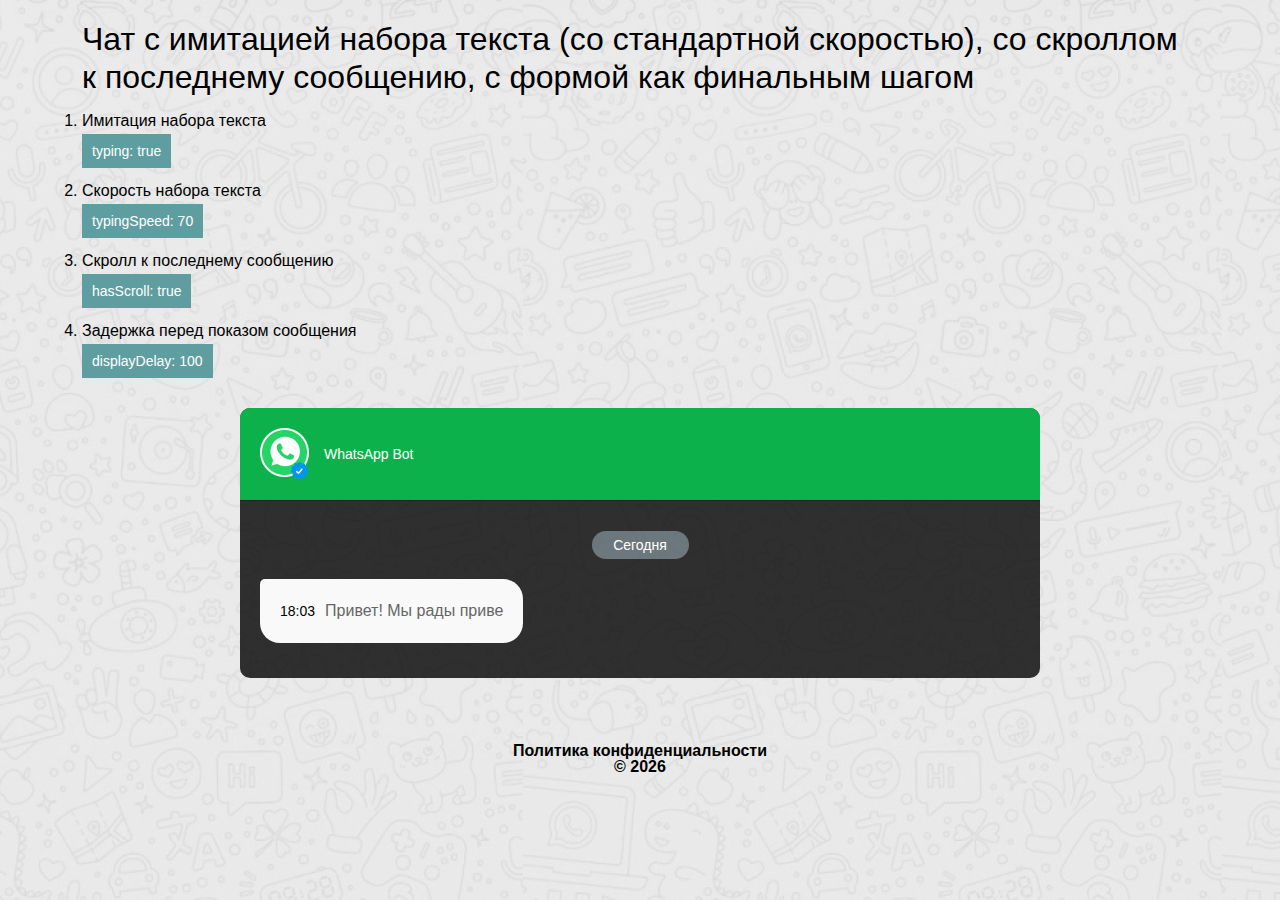
<file: chat1/index.html>
<!DOCTYPE html>
<html  lang="ru">
<head><meta charset="utf-8">
<meta name="viewport" content="width=device-width, initial-scale=1">
<title>WhatsApp Bot</title>
<link rel="preconnect" href="https://fonts.googleapis.com">
<link rel="icon" type="image/png" href="/favicon.png">
<link rel="stylesheet" href="https://fonts.googleapis.com/css2?family=Roboto:wght@300;400;500;700;900&display=swap" crossorigin>
<link rel="preload" as="fetch" crossorigin="anonymous" href="/chat1/_payload.json">
<style>@charset "UTF-8";
/*!
 * Bootstrap v5.1.0 (https://getbootstrap.com/)
 * Copyright 2011-2021 The Bootstrap Authors
 * Copyright 2011-2021 Twitter, Inc.
 * Licensed under MIT (https://github.com/twbs/bootstrap/blob/main/LICENSE)
 */:root{--bs-blue:#0d6efd;--bs-indigo:#6610f2;--bs-purple:#6f42c1;--bs-pink:#d63384;--bs-red:#dc3545;--bs-orange:#fd7e14;--bs-yellow:#ffc107;--bs-green:#198754;--bs-teal:#20c997;--bs-cyan:#0dcaf0;--bs-white:#fff;--bs-gray:#6c757d;--bs-gray-dark:#343a40;--bs-gray-100:#f8f9fa;--bs-gray-200:#e9ecef;--bs-gray-300:#dee2e6;--bs-gray-400:#ced4da;--bs-gray-500:#adb5bd;--bs-gray-600:#6c757d;--bs-gray-700:#495057;--bs-gray-800:#343a40;--bs-gray-900:#212529;--bs-primary:#0d6efd;--bs-secondary:#6c757d;--bs-success:#198754;--bs-info:#0dcaf0;--bs-warning:#ffc107;--bs-danger:#dc3545;--bs-light:#f8f9fa;--bs-dark:#212529;--bs-primary-rgb:13,110,253;--bs-secondary-rgb:108,117,125;--bs-success-rgb:25,135,84;--bs-info-rgb:13,202,240;--bs-warning-rgb:255,193,7;--bs-danger-rgb:220,53,69;--bs-light-rgb:248,249,250;--bs-dark-rgb:33,37,41;--bs-white-rgb:255,255,255;--bs-black-rgb:0,0,0;--bs-body-rgb:33,37,41;--bs-font-sans-serif:system-ui,-apple-system,"Segoe UI",Roboto,"Helvetica Neue",Arial,"Noto Sans","Liberation Sans",sans-serif,"Apple Color Emoji","Segoe UI Emoji","Segoe UI Symbol","Noto Color Emoji";--bs-font-monospace:SFMono-Regular,Menlo,Monaco,Consolas,"Liberation Mono","Courier New",monospace;--bs-gradient:linear-gradient(180deg,hsla(0,0%,100%,.15),hsla(0,0%,100%,0));--bs-body-font-family:var(--bs-font-sans-serif);--bs-body-font-size:1rem;--bs-body-font-weight:400;--bs-body-line-height:1.5;--bs-body-color:#212529;--bs-body-bg:#fff}*,:after,:before{-webkit-box-sizing:border-box;box-sizing:border-box}@media (prefers-reduced-motion:no-preference){:root{scroll-behavior:smooth}}body{-webkit-text-size-adjust:100%;-webkit-tap-highlight-color:transparent;background-color:var(--bs-body-bg);color:var(--bs-body-color);font-family:var(--bs-body-font-family);font-size:var(--bs-body-font-size);font-weight:var(--bs-body-font-weight);line-height:var(--bs-body-line-height);margin:0;text-align:var(--bs-body-text-align)}hr{background-color:currentColor;border:0;color:inherit;margin:1rem 0;opacity:.25}hr:not([size]){height:1px}.h1,.h2,.h3,.h4,.h5,.h6,h1,h2,h3,h4,h5,h6{font-weight:500;line-height:1.2;margin-bottom:.5rem;margin-top:0}.h1,h1{font-size:calc(1.375rem + 1.5vw)}@media (min-width:1200px){.h1,h1{font-size:2.5rem}}.h2,h2{font-size:calc(1.325rem + .9vw)}@media (min-width:1200px){.h2,h2{font-size:2rem}}.h3,h3{font-size:calc(1.3rem + .6vw)}@media (min-width:1200px){.h3,h3{font-size:1.75rem}}.h4,h4{font-size:calc(1.275rem + .3vw)}@media (min-width:1200px){.h4,h4{font-size:1.5rem}}.h5,h5{font-size:1.25rem}.h6,h6{font-size:1rem}p{margin-bottom:1rem;margin-top:0}abbr[data-bs-original-title],abbr[title]{cursor:help;-webkit-text-decoration:underline dotted;text-decoration:underline dotted;-webkit-text-decoration-skip-ink:none;text-decoration-skip-ink:none}address{font-style:normal;line-height:inherit;margin-bottom:1rem}ol,ul{padding-left:2rem}dl,ol,ul{margin-bottom:1rem;margin-top:0}ol ol,ol ul,ul ol,ul ul{margin-bottom:0}dt{font-weight:700}dd{margin-bottom:.5rem;margin-left:0}blockquote{margin:0 0 1rem}b,strong{font-weight:bolder}.small,small{font-size:.875em}.mark,mark{background-color:#fcf8e3;padding:.2em}sub,sup{font-size:.75em;line-height:0;position:relative;vertical-align:baseline}sub{bottom:-.25em}sup{top:-.5em}a{color:#0d6efd;text-decoration:underline}a:hover{color:#0a58ca}a:not([href]):not([class]),a:not([href]):not([class]):hover{color:inherit;text-decoration:none}code,kbd,pre,samp{direction:ltr;font-family:var(--bs-font-monospace);font-size:1em;unicode-bidi:bidi-override}pre{display:block;font-size:.875em;margin-bottom:1rem;margin-top:0;overflow:auto}pre code{color:inherit;font-size:inherit;word-break:normal}code{word-wrap:break-word;color:#d63384;font-size:.875em}a>code{color:inherit}kbd{background-color:#212529;border-radius:.2rem;color:#fff;font-size:.875em;padding:.2rem .4rem}kbd kbd{font-size:1em;font-weight:700;padding:0}figure{margin:0 0 1rem}img,svg{vertical-align:middle}table{border-collapse:collapse;caption-side:bottom}caption{color:#6c757d;padding-bottom:.5rem;padding-top:.5rem;text-align:left}th{text-align:inherit;text-align:-webkit-match-parent}tbody,td,tfoot,th,thead,tr{border:0 solid;border-color:inherit}label{display:inline-block}button{border-radius:0}button:focus:not(:focus-visible){outline:0}button,input,optgroup,select,textarea{font-family:inherit;font-size:inherit;line-height:inherit;margin:0}button,select{text-transform:none}[role=button]{cursor:pointer}select{word-wrap:normal}select:disabled{opacity:1}[list]::-webkit-calendar-picker-indicator{display:none}[type=button],[type=reset],[type=submit],button{-webkit-appearance:button}[type=button]:not(:disabled),[type=reset]:not(:disabled),[type=submit]:not(:disabled),button:not(:disabled){cursor:pointer}::-moz-focus-inner{border-style:none;padding:0}textarea{resize:vertical}fieldset{border:0;margin:0;min-width:0;padding:0}legend{float:left;font-size:calc(1.275rem + .3vw);line-height:inherit;margin-bottom:.5rem;padding:0;width:100%}@media (min-width:1200px){legend{font-size:1.5rem}}legend+*{clear:left}::-webkit-datetime-edit-day-field,::-webkit-datetime-edit-fields-wrapper,::-webkit-datetime-edit-hour-field,::-webkit-datetime-edit-minute,::-webkit-datetime-edit-month-field,::-webkit-datetime-edit-text,::-webkit-datetime-edit-year-field{padding:0}::-webkit-inner-spin-button{height:auto}[type=search]{-webkit-appearance:textfield;outline-offset:-2px}::-webkit-search-decoration{-webkit-appearance:none}::-webkit-color-swatch-wrapper{padding:0}::file-selector-button{font:inherit}::-webkit-file-upload-button{-webkit-appearance:button;font:inherit}output{display:inline-block}iframe{border:0}summary{cursor:pointer;display:list-item}progress{vertical-align:baseline}[hidden]{display:none!important}.lead{font-size:1.25rem;font-weight:300}.display-1{font-size:calc(1.625rem + 4.5vw);font-weight:300;line-height:1.2}@media (min-width:1200px){.display-1{font-size:5rem}}.display-2{font-size:calc(1.575rem + 3.9vw);font-weight:300;line-height:1.2}@media (min-width:1200px){.display-2{font-size:4.5rem}}.display-3{font-size:calc(1.525rem + 3.3vw);font-weight:300;line-height:1.2}@media (min-width:1200px){.display-3{font-size:4rem}}.display-4{font-size:calc(1.475rem + 2.7vw);font-weight:300;line-height:1.2}@media (min-width:1200px){.display-4{font-size:3.5rem}}.display-5{font-size:calc(1.425rem + 2.1vw);font-weight:300;line-height:1.2}@media (min-width:1200px){.display-5{font-size:3rem}}.display-6{font-size:calc(1.375rem + 1.5vw);font-weight:300;line-height:1.2}@media (min-width:1200px){.display-6{font-size:2.5rem}}.list-inline,.list-unstyled{list-style:none;padding-left:0}.list-inline-item{display:inline-block}.list-inline-item:not(:last-child){margin-right:.5rem}.initialism{font-size:.875em;text-transform:uppercase}.blockquote{font-size:1.25rem;margin-bottom:1rem}.blockquote>:last-child{margin-bottom:0}.blockquote-footer{color:#6c757d;font-size:.875em;margin-bottom:1rem;margin-top:-1rem}.blockquote-footer:before{content:"— "}.img-fluid,.img-thumbnail{height:auto;max-width:100%}.img-thumbnail{background-color:#fff;border:1px solid #dee2e6;border-radius:.25rem;padding:.25rem}.figure{display:inline-block}.figure-img{line-height:1;margin-bottom:.5rem}.figure-caption{color:#6c757d;font-size:.875em}.container,.container-fluid,.container-lg,.container-md,.container-sm,.container-xl,.container-xxl{margin-left:auto;margin-right:auto;padding-left:var(--bs-gutter-x,.75rem);padding-right:var(--bs-gutter-x,.75rem);width:100%}@media (min-width:576px){.container,.container-sm{max-width:540px}}@media (min-width:768px){.container,.container-md,.container-sm{max-width:720px}}@media (min-width:992px){.container,.container-lg,.container-md,.container-sm{max-width:960px}}@media (min-width:1200px){.container,.container-lg,.container-md,.container-sm,.container-xl{max-width:1140px}}@media (min-width:1400px){.container,.container-lg,.container-md,.container-sm,.container-xl,.container-xxl{max-width:1320px}}.row{--bs-gutter-x:1.5rem;--bs-gutter-y:0;display:-webkit-box;display:-ms-flexbox;display:flex;-ms-flex-wrap:wrap;flex-wrap:wrap;margin-left:calc(var(--bs-gutter-x)*-.5);margin-right:calc(var(--bs-gutter-x)*-.5);margin-top:calc(var(--bs-gutter-y)*-1)}.row>*{-ms-flex-negative:0;flex-shrink:0;margin-top:var(--bs-gutter-y);max-width:100%;padding-left:calc(var(--bs-gutter-x)*.5);padding-right:calc(var(--bs-gutter-x)*.5);width:100%}.col{-webkit-box-flex:1;-ms-flex:1 0 0%;flex:1 0 0%}.row-cols-auto>*{width:auto}.row-cols-1>*,.row-cols-auto>*{-webkit-box-flex:0;-ms-flex:0 0 auto;flex:0 0 auto}.row-cols-1>*{width:100%}.row-cols-2>*{width:50%}.row-cols-2>*,.row-cols-3>*{-webkit-box-flex:0;-ms-flex:0 0 auto;flex:0 0 auto}.row-cols-3>*{width:33.3333333333%}.row-cols-4>*{width:25%}.row-cols-4>*,.row-cols-5>*{-webkit-box-flex:0;-ms-flex:0 0 auto;flex:0 0 auto}.row-cols-5>*{width:20%}.row-cols-6>*{width:16.6666666667%}.col-auto,.row-cols-6>*{-webkit-box-flex:0;-ms-flex:0 0 auto;flex:0 0 auto}.col-auto{width:auto}.col-1{width:8.33333333%}.col-1,.col-2{-webkit-box-flex:0;-ms-flex:0 0 auto;flex:0 0 auto}.col-2{width:16.66666667%}.col-3{width:25%}.col-3,.col-4{-webkit-box-flex:0;-ms-flex:0 0 auto;flex:0 0 auto}.col-4{width:33.33333333%}.col-5{width:41.66666667%}.col-5,.col-6{-webkit-box-flex:0;-ms-flex:0 0 auto;flex:0 0 auto}.col-6{width:50%}.col-7{width:58.33333333%}.col-7,.col-8{-webkit-box-flex:0;-ms-flex:0 0 auto;flex:0 0 auto}.col-8{width:66.66666667%}.col-9{width:75%}.col-10,.col-9{-webkit-box-flex:0;-ms-flex:0 0 auto;flex:0 0 auto}.col-10{width:83.33333333%}.col-11{width:91.66666667%}.col-11,.col-12{-webkit-box-flex:0;-ms-flex:0 0 auto;flex:0 0 auto}.col-12{width:100%}.offset-1{margin-left:8.33333333%}.offset-2{margin-left:16.66666667%}.offset-3{margin-left:25%}.offset-4{margin-left:33.33333333%}.offset-5{margin-left:41.66666667%}.offset-6{margin-left:50%}.offset-7{margin-left:58.33333333%}.offset-8{margin-left:66.66666667%}.offset-9{margin-left:75%}.offset-10{margin-left:83.33333333%}.offset-11{margin-left:91.66666667%}.g-0,.gx-0{--bs-gutter-x:0}.g-0,.gy-0{--bs-gutter-y:0}.g-1,.gx-1{--bs-gutter-x:0.25rem}.g-1,.gy-1{--bs-gutter-y:0.25rem}.g-2,.gx-2{--bs-gutter-x:0.5rem}.g-2,.gy-2{--bs-gutter-y:0.5rem}.g-3,.gx-3{--bs-gutter-x:1rem}.g-3,.gy-3{--bs-gutter-y:1rem}.g-4,.gx-4{--bs-gutter-x:1.5rem}.g-4,.gy-4{--bs-gutter-y:1.5rem}.g-5,.gx-5{--bs-gutter-x:3rem}.g-5,.gy-5{--bs-gutter-y:3rem}@media (min-width:576px){.col-sm{-webkit-box-flex:1;-ms-flex:1 0 0%;flex:1 0 0%}.row-cols-sm-auto>*{width:auto}.row-cols-sm-1>*,.row-cols-sm-auto>*{-webkit-box-flex:0;-ms-flex:0 0 auto;flex:0 0 auto}.row-cols-sm-1>*{width:100%}.row-cols-sm-2>*{width:50%}.row-cols-sm-2>*,.row-cols-sm-3>*{-webkit-box-flex:0;-ms-flex:0 0 auto;flex:0 0 auto}.row-cols-sm-3>*{width:33.3333333333%}.row-cols-sm-4>*{width:25%}.row-cols-sm-4>*,.row-cols-sm-5>*{-webkit-box-flex:0;-ms-flex:0 0 auto;flex:0 0 auto}.row-cols-sm-5>*{width:20%}.row-cols-sm-6>*{width:16.6666666667%}.col-sm-auto,.row-cols-sm-6>*{-webkit-box-flex:0;-ms-flex:0 0 auto;flex:0 0 auto}.col-sm-auto{width:auto}.col-sm-1{width:8.33333333%}.col-sm-1,.col-sm-2{-webkit-box-flex:0;-ms-flex:0 0 auto;flex:0 0 auto}.col-sm-2{width:16.66666667%}.col-sm-3{width:25%}.col-sm-3,.col-sm-4{-webkit-box-flex:0;-ms-flex:0 0 auto;flex:0 0 auto}.col-sm-4{width:33.33333333%}.col-sm-5{width:41.66666667%}.col-sm-5,.col-sm-6{-webkit-box-flex:0;-ms-flex:0 0 auto;flex:0 0 auto}.col-sm-6{width:50%}.col-sm-7{width:58.33333333%}.col-sm-7,.col-sm-8{-webkit-box-flex:0;-ms-flex:0 0 auto;flex:0 0 auto}.col-sm-8{width:66.66666667%}.col-sm-9{width:75%}.col-sm-10,.col-sm-9{-webkit-box-flex:0;-ms-flex:0 0 auto;flex:0 0 auto}.col-sm-10{width:83.33333333%}.col-sm-11{width:91.66666667%}.col-sm-11,.col-sm-12{-webkit-box-flex:0;-ms-flex:0 0 auto;flex:0 0 auto}.col-sm-12{width:100%}.offset-sm-0{margin-left:0}.offset-sm-1{margin-left:8.33333333%}.offset-sm-2{margin-left:16.66666667%}.offset-sm-3{margin-left:25%}.offset-sm-4{margin-left:33.33333333%}.offset-sm-5{margin-left:41.66666667%}.offset-sm-6{margin-left:50%}.offset-sm-7{margin-left:58.33333333%}.offset-sm-8{margin-left:66.66666667%}.offset-sm-9{margin-left:75%}.offset-sm-10{margin-left:83.33333333%}.offset-sm-11{margin-left:91.66666667%}.g-sm-0,.gx-sm-0{--bs-gutter-x:0}.g-sm-0,.gy-sm-0{--bs-gutter-y:0}.g-sm-1,.gx-sm-1{--bs-gutter-x:0.25rem}.g-sm-1,.gy-sm-1{--bs-gutter-y:0.25rem}.g-sm-2,.gx-sm-2{--bs-gutter-x:0.5rem}.g-sm-2,.gy-sm-2{--bs-gutter-y:0.5rem}.g-sm-3,.gx-sm-3{--bs-gutter-x:1rem}.g-sm-3,.gy-sm-3{--bs-gutter-y:1rem}.g-sm-4,.gx-sm-4{--bs-gutter-x:1.5rem}.g-sm-4,.gy-sm-4{--bs-gutter-y:1.5rem}.g-sm-5,.gx-sm-5{--bs-gutter-x:3rem}.g-sm-5,.gy-sm-5{--bs-gutter-y:3rem}}@media (min-width:768px){.col-md{-webkit-box-flex:1;-ms-flex:1 0 0%;flex:1 0 0%}.row-cols-md-auto>*{width:auto}.row-cols-md-1>*,.row-cols-md-auto>*{-webkit-box-flex:0;-ms-flex:0 0 auto;flex:0 0 auto}.row-cols-md-1>*{width:100%}.row-cols-md-2>*{width:50%}.row-cols-md-2>*,.row-cols-md-3>*{-webkit-box-flex:0;-ms-flex:0 0 auto;flex:0 0 auto}.row-cols-md-3>*{width:33.3333333333%}.row-cols-md-4>*{width:25%}.row-cols-md-4>*,.row-cols-md-5>*{-webkit-box-flex:0;-ms-flex:0 0 auto;flex:0 0 auto}.row-cols-md-5>*{width:20%}.row-cols-md-6>*{width:16.6666666667%}.col-md-auto,.row-cols-md-6>*{-webkit-box-flex:0;-ms-flex:0 0 auto;flex:0 0 auto}.col-md-auto{width:auto}.col-md-1{width:8.33333333%}.col-md-1,.col-md-2{-webkit-box-flex:0;-ms-flex:0 0 auto;flex:0 0 auto}.col-md-2{width:16.66666667%}.col-md-3{width:25%}.col-md-3,.col-md-4{-webkit-box-flex:0;-ms-flex:0 0 auto;flex:0 0 auto}.col-md-4{width:33.33333333%}.col-md-5{width:41.66666667%}.col-md-5,.col-md-6{-webkit-box-flex:0;-ms-flex:0 0 auto;flex:0 0 auto}.col-md-6{width:50%}.col-md-7{width:58.33333333%}.col-md-7,.col-md-8{-webkit-box-flex:0;-ms-flex:0 0 auto;flex:0 0 auto}.col-md-8{width:66.66666667%}.col-md-9{width:75%}.col-md-10,.col-md-9{-webkit-box-flex:0;-ms-flex:0 0 auto;flex:0 0 auto}.col-md-10{width:83.33333333%}.col-md-11{width:91.66666667%}.col-md-11,.col-md-12{-webkit-box-flex:0;-ms-flex:0 0 auto;flex:0 0 auto}.col-md-12{width:100%}.offset-md-0{margin-left:0}.offset-md-1{margin-left:8.33333333%}.offset-md-2{margin-left:16.66666667%}.offset-md-3{margin-left:25%}.offset-md-4{margin-left:33.33333333%}.offset-md-5{margin-left:41.66666667%}.offset-md-6{margin-left:50%}.offset-md-7{margin-left:58.33333333%}.offset-md-8{margin-left:66.66666667%}.offset-md-9{margin-left:75%}.offset-md-10{margin-left:83.33333333%}.offset-md-11{margin-left:91.66666667%}.g-md-0,.gx-md-0{--bs-gutter-x:0}.g-md-0,.gy-md-0{--bs-gutter-y:0}.g-md-1,.gx-md-1{--bs-gutter-x:0.25rem}.g-md-1,.gy-md-1{--bs-gutter-y:0.25rem}.g-md-2,.gx-md-2{--bs-gutter-x:0.5rem}.g-md-2,.gy-md-2{--bs-gutter-y:0.5rem}.g-md-3,.gx-md-3{--bs-gutter-x:1rem}.g-md-3,.gy-md-3{--bs-gutter-y:1rem}.g-md-4,.gx-md-4{--bs-gutter-x:1.5rem}.g-md-4,.gy-md-4{--bs-gutter-y:1.5rem}.g-md-5,.gx-md-5{--bs-gutter-x:3rem}.g-md-5,.gy-md-5{--bs-gutter-y:3rem}}@media (min-width:992px){.col-lg{-webkit-box-flex:1;-ms-flex:1 0 0%;flex:1 0 0%}.row-cols-lg-auto>*{width:auto}.row-cols-lg-1>*,.row-cols-lg-auto>*{-webkit-box-flex:0;-ms-flex:0 0 auto;flex:0 0 auto}.row-cols-lg-1>*{width:100%}.row-cols-lg-2>*{width:50%}.row-cols-lg-2>*,.row-cols-lg-3>*{-webkit-box-flex:0;-ms-flex:0 0 auto;flex:0 0 auto}.row-cols-lg-3>*{width:33.3333333333%}.row-cols-lg-4>*{width:25%}.row-cols-lg-4>*,.row-cols-lg-5>*{-webkit-box-flex:0;-ms-flex:0 0 auto;flex:0 0 auto}.row-cols-lg-5>*{width:20%}.row-cols-lg-6>*{width:16.6666666667%}.col-lg-auto,.row-cols-lg-6>*{-webkit-box-flex:0;-ms-flex:0 0 auto;flex:0 0 auto}.col-lg-auto{width:auto}.col-lg-1{width:8.33333333%}.col-lg-1,.col-lg-2{-webkit-box-flex:0;-ms-flex:0 0 auto;flex:0 0 auto}.col-lg-2{width:16.66666667%}.col-lg-3{width:25%}.col-lg-3,.col-lg-4{-webkit-box-flex:0;-ms-flex:0 0 auto;flex:0 0 auto}.col-lg-4{width:33.33333333%}.col-lg-5{width:41.66666667%}.col-lg-5,.col-lg-6{-webkit-box-flex:0;-ms-flex:0 0 auto;flex:0 0 auto}.col-lg-6{width:50%}.col-lg-7{width:58.33333333%}.col-lg-7,.col-lg-8{-webkit-box-flex:0;-ms-flex:0 0 auto;flex:0 0 auto}.col-lg-8{width:66.66666667%}.col-lg-9{width:75%}.col-lg-10,.col-lg-9{-webkit-box-flex:0;-ms-flex:0 0 auto;flex:0 0 auto}.col-lg-10{width:83.33333333%}.col-lg-11{width:91.66666667%}.col-lg-11,.col-lg-12{-webkit-box-flex:0;-ms-flex:0 0 auto;flex:0 0 auto}.col-lg-12{width:100%}.offset-lg-0{margin-left:0}.offset-lg-1{margin-left:8.33333333%}.offset-lg-2{margin-left:16.66666667%}.offset-lg-3{margin-left:25%}.offset-lg-4{margin-left:33.33333333%}.offset-lg-5{margin-left:41.66666667%}.offset-lg-6{margin-left:50%}.offset-lg-7{margin-left:58.33333333%}.offset-lg-8{margin-left:66.66666667%}.offset-lg-9{margin-left:75%}.offset-lg-10{margin-left:83.33333333%}.offset-lg-11{margin-left:91.66666667%}.g-lg-0,.gx-lg-0{--bs-gutter-x:0}.g-lg-0,.gy-lg-0{--bs-gutter-y:0}.g-lg-1,.gx-lg-1{--bs-gutter-x:0.25rem}.g-lg-1,.gy-lg-1{--bs-gutter-y:0.25rem}.g-lg-2,.gx-lg-2{--bs-gutter-x:0.5rem}.g-lg-2,.gy-lg-2{--bs-gutter-y:0.5rem}.g-lg-3,.gx-lg-3{--bs-gutter-x:1rem}.g-lg-3,.gy-lg-3{--bs-gutter-y:1rem}.g-lg-4,.gx-lg-4{--bs-gutter-x:1.5rem}.g-lg-4,.gy-lg-4{--bs-gutter-y:1.5rem}.g-lg-5,.gx-lg-5{--bs-gutter-x:3rem}.g-lg-5,.gy-lg-5{--bs-gutter-y:3rem}}@media (min-width:1200px){.col-xl{-webkit-box-flex:1;-ms-flex:1 0 0%;flex:1 0 0%}.row-cols-xl-auto>*{width:auto}.row-cols-xl-1>*,.row-cols-xl-auto>*{-webkit-box-flex:0;-ms-flex:0 0 auto;flex:0 0 auto}.row-cols-xl-1>*{width:100%}.row-cols-xl-2>*{width:50%}.row-cols-xl-2>*,.row-cols-xl-3>*{-webkit-box-flex:0;-ms-flex:0 0 auto;flex:0 0 auto}.row-cols-xl-3>*{width:33.3333333333%}.row-cols-xl-4>*{width:25%}.row-cols-xl-4>*,.row-cols-xl-5>*{-webkit-box-flex:0;-ms-flex:0 0 auto;flex:0 0 auto}.row-cols-xl-5>*{width:20%}.row-cols-xl-6>*{width:16.6666666667%}.col-xl-auto,.row-cols-xl-6>*{-webkit-box-flex:0;-ms-flex:0 0 auto;flex:0 0 auto}.col-xl-auto{width:auto}.col-xl-1{width:8.33333333%}.col-xl-1,.col-xl-2{-webkit-box-flex:0;-ms-flex:0 0 auto;flex:0 0 auto}.col-xl-2{width:16.66666667%}.col-xl-3{width:25%}.col-xl-3,.col-xl-4{-webkit-box-flex:0;-ms-flex:0 0 auto;flex:0 0 auto}.col-xl-4{width:33.33333333%}.col-xl-5{width:41.66666667%}.col-xl-5,.col-xl-6{-webkit-box-flex:0;-ms-flex:0 0 auto;flex:0 0 auto}.col-xl-6{width:50%}.col-xl-7{width:58.33333333%}.col-xl-7,.col-xl-8{-webkit-box-flex:0;-ms-flex:0 0 auto;flex:0 0 auto}.col-xl-8{width:66.66666667%}.col-xl-9{width:75%}.col-xl-10,.col-xl-9{-webkit-box-flex:0;-ms-flex:0 0 auto;flex:0 0 auto}.col-xl-10{width:83.33333333%}.col-xl-11{width:91.66666667%}.col-xl-11,.col-xl-12{-webkit-box-flex:0;-ms-flex:0 0 auto;flex:0 0 auto}.col-xl-12{width:100%}.offset-xl-0{margin-left:0}.offset-xl-1{margin-left:8.33333333%}.offset-xl-2{margin-left:16.66666667%}.offset-xl-3{margin-left:25%}.offset-xl-4{margin-left:33.33333333%}.offset-xl-5{margin-left:41.66666667%}.offset-xl-6{margin-left:50%}.offset-xl-7{margin-left:58.33333333%}.offset-xl-8{margin-left:66.66666667%}.offset-xl-9{margin-left:75%}.offset-xl-10{margin-left:83.33333333%}.offset-xl-11{margin-left:91.66666667%}.g-xl-0,.gx-xl-0{--bs-gutter-x:0}.g-xl-0,.gy-xl-0{--bs-gutter-y:0}.g-xl-1,.gx-xl-1{--bs-gutter-x:0.25rem}.g-xl-1,.gy-xl-1{--bs-gutter-y:0.25rem}.g-xl-2,.gx-xl-2{--bs-gutter-x:0.5rem}.g-xl-2,.gy-xl-2{--bs-gutter-y:0.5rem}.g-xl-3,.gx-xl-3{--bs-gutter-x:1rem}.g-xl-3,.gy-xl-3{--bs-gutter-y:1rem}.g-xl-4,.gx-xl-4{--bs-gutter-x:1.5rem}.g-xl-4,.gy-xl-4{--bs-gutter-y:1.5rem}.g-xl-5,.gx-xl-5{--bs-gutter-x:3rem}.g-xl-5,.gy-xl-5{--bs-gutter-y:3rem}}@media (min-width:1400px){.col-xxl{-webkit-box-flex:1;-ms-flex:1 0 0%;flex:1 0 0%}.row-cols-xxl-auto>*{width:auto}.row-cols-xxl-1>*,.row-cols-xxl-auto>*{-webkit-box-flex:0;-ms-flex:0 0 auto;flex:0 0 auto}.row-cols-xxl-1>*{width:100%}.row-cols-xxl-2>*{width:50%}.row-cols-xxl-2>*,.row-cols-xxl-3>*{-webkit-box-flex:0;-ms-flex:0 0 auto;flex:0 0 auto}.row-cols-xxl-3>*{width:33.3333333333%}.row-cols-xxl-4>*{width:25%}.row-cols-xxl-4>*,.row-cols-xxl-5>*{-webkit-box-flex:0;-ms-flex:0 0 auto;flex:0 0 auto}.row-cols-xxl-5>*{width:20%}.row-cols-xxl-6>*{width:16.6666666667%}.col-xxl-auto,.row-cols-xxl-6>*{-webkit-box-flex:0;-ms-flex:0 0 auto;flex:0 0 auto}.col-xxl-auto{width:auto}.col-xxl-1{width:8.33333333%}.col-xxl-1,.col-xxl-2{-webkit-box-flex:0;-ms-flex:0 0 auto;flex:0 0 auto}.col-xxl-2{width:16.66666667%}.col-xxl-3{width:25%}.col-xxl-3,.col-xxl-4{-webkit-box-flex:0;-ms-flex:0 0 auto;flex:0 0 auto}.col-xxl-4{width:33.33333333%}.col-xxl-5{width:41.66666667%}.col-xxl-5,.col-xxl-6{-webkit-box-flex:0;-ms-flex:0 0 auto;flex:0 0 auto}.col-xxl-6{width:50%}.col-xxl-7{width:58.33333333%}.col-xxl-7,.col-xxl-8{-webkit-box-flex:0;-ms-flex:0 0 auto;flex:0 0 auto}.col-xxl-8{width:66.66666667%}.col-xxl-9{width:75%}.col-xxl-10,.col-xxl-9{-webkit-box-flex:0;-ms-flex:0 0 auto;flex:0 0 auto}.col-xxl-10{width:83.33333333%}.col-xxl-11{width:91.66666667%}.col-xxl-11,.col-xxl-12{-webkit-box-flex:0;-ms-flex:0 0 auto;flex:0 0 auto}.col-xxl-12{width:100%}.offset-xxl-0{margin-left:0}.offset-xxl-1{margin-left:8.33333333%}.offset-xxl-2{margin-left:16.66666667%}.offset-xxl-3{margin-left:25%}.offset-xxl-4{margin-left:33.33333333%}.offset-xxl-5{margin-left:41.66666667%}.offset-xxl-6{margin-left:50%}.offset-xxl-7{margin-left:58.33333333%}.offset-xxl-8{margin-left:66.66666667%}.offset-xxl-9{margin-left:75%}.offset-xxl-10{margin-left:83.33333333%}.offset-xxl-11{margin-left:91.66666667%}.g-xxl-0,.gx-xxl-0{--bs-gutter-x:0}.g-xxl-0,.gy-xxl-0{--bs-gutter-y:0}.g-xxl-1,.gx-xxl-1{--bs-gutter-x:0.25rem}.g-xxl-1,.gy-xxl-1{--bs-gutter-y:0.25rem}.g-xxl-2,.gx-xxl-2{--bs-gutter-x:0.5rem}.g-xxl-2,.gy-xxl-2{--bs-gutter-y:0.5rem}.g-xxl-3,.gx-xxl-3{--bs-gutter-x:1rem}.g-xxl-3,.gy-xxl-3{--bs-gutter-y:1rem}.g-xxl-4,.gx-xxl-4{--bs-gutter-x:1.5rem}.g-xxl-4,.gy-xxl-4{--bs-gutter-y:1.5rem}.g-xxl-5,.gx-xxl-5{--bs-gutter-x:3rem}.g-xxl-5,.gy-xxl-5{--bs-gutter-y:3rem}}.table{--bs-table-bg:transparent;--bs-table-accent-bg:transparent;--bs-table-striped-color:#212529;--bs-table-striped-bg:rgba(0,0,0,.05);--bs-table-active-color:#212529;--bs-table-active-bg:rgba(0,0,0,.1);--bs-table-hover-color:#212529;--bs-table-hover-bg:rgba(0,0,0,.075);border-color:#dee2e6;color:#212529;margin-bottom:1rem;vertical-align:top;width:100%}.table>:not(caption)>*>*{background-color:var(--bs-table-bg);border-bottom-width:1px;-webkit-box-shadow:inset 0 0 0 9999px var(--bs-table-accent-bg);box-shadow:inset 0 0 0 9999px var(--bs-table-accent-bg);padding:.5rem}.table>tbody{vertical-align:inherit}.table>thead{vertical-align:bottom}.table>:not(:last-child)>:last-child>*{border-bottom-color:currentColor}.caption-top{caption-side:top}.table-sm>:not(caption)>*>*{padding:.25rem}.table-bordered>:not(caption)>*{border-width:1px 0}.table-bordered>:not(caption)>*>*{border-width:0 1px}.table-borderless>:not(caption)>*>*{border-bottom-width:0}.table-striped>tbody>tr:nth-of-type(odd){--bs-table-accent-bg:var(--bs-table-striped-bg);color:var(--bs-table-striped-color)}.table-active{--bs-table-accent-bg:var(--bs-table-active-bg);color:var(--bs-table-active-color)}.table-hover>tbody>tr:hover{--bs-table-accent-bg:var(--bs-table-hover-bg);color:var(--bs-table-hover-color)}.table-primary{--bs-table-bg:#cfe2ff;--bs-table-striped-bg:#c5d7f2;--bs-table-striped-color:#000;--bs-table-active-bg:#bacbe6;--bs-table-active-color:#000;--bs-table-hover-bg:#bfd1ec;--bs-table-hover-color:#000;border-color:#bacbe6;color:#000}.table-secondary{--bs-table-bg:#e2e3e5;--bs-table-striped-bg:#d7d8da;--bs-table-striped-color:#000;--bs-table-active-bg:#cbccce;--bs-table-active-color:#000;--bs-table-hover-bg:#d1d2d4;--bs-table-hover-color:#000;border-color:#cbccce;color:#000}.table-success{--bs-table-bg:#d1e7dd;--bs-table-striped-bg:#c7dbd2;--bs-table-striped-color:#000;--bs-table-active-bg:#bcd0c7;--bs-table-active-color:#000;--bs-table-hover-bg:#c1d6cc;--bs-table-hover-color:#000;border-color:#bcd0c7;color:#000}.table-info{--bs-table-bg:#cff4fc;--bs-table-striped-bg:#c5e8ef;--bs-table-striped-color:#000;--bs-table-active-bg:#badce3;--bs-table-active-color:#000;--bs-table-hover-bg:#bfe2e9;--bs-table-hover-color:#000;border-color:#badce3;color:#000}.table-warning{--bs-table-bg:#fff3cd;--bs-table-striped-bg:#f2e7c3;--bs-table-striped-color:#000;--bs-table-active-bg:#e6dbb9;--bs-table-active-color:#000;--bs-table-hover-bg:#ece1be;--bs-table-hover-color:#000;border-color:#e6dbb9;color:#000}.table-danger{--bs-table-bg:#f8d7da;--bs-table-striped-bg:#eccccf;--bs-table-striped-color:#000;--bs-table-active-bg:#dfc2c4;--bs-table-active-color:#000;--bs-table-hover-bg:#e5c7ca;--bs-table-hover-color:#000;border-color:#dfc2c4;color:#000}.table-light{--bs-table-bg:#f8f9fa;--bs-table-striped-bg:#ecedee;--bs-table-striped-color:#000;--bs-table-active-bg:#dfe0e1;--bs-table-active-color:#000;--bs-table-hover-bg:#e5e6e7;--bs-table-hover-color:#000;border-color:#dfe0e1;color:#000}.table-dark{--bs-table-bg:#212529;--bs-table-striped-bg:#2c3034;--bs-table-striped-color:#fff;--bs-table-active-bg:#373b3e;--bs-table-active-color:#fff;--bs-table-hover-bg:#323539;--bs-table-hover-color:#fff;border-color:#373b3e;color:#fff}.table-responsive{-webkit-overflow-scrolling:touch;overflow-x:auto}@media (max-width:575.98px){.table-responsive-sm{-webkit-overflow-scrolling:touch;overflow-x:auto}}@media (max-width:767.98px){.table-responsive-md{-webkit-overflow-scrolling:touch;overflow-x:auto}}@media (max-width:991.98px){.table-responsive-lg{-webkit-overflow-scrolling:touch;overflow-x:auto}}@media (max-width:1199.98px){.table-responsive-xl{-webkit-overflow-scrolling:touch;overflow-x:auto}}@media (max-width:1399.98px){.table-responsive-xxl{-webkit-overflow-scrolling:touch;overflow-x:auto}}.form-label{margin-bottom:.5rem}.col-form-label{font-size:inherit;line-height:1.5;margin-bottom:0;padding-bottom:calc(.375rem + 1px);padding-top:calc(.375rem + 1px)}.col-form-label-lg{font-size:1.25rem;padding-bottom:calc(.5rem + 1px);padding-top:calc(.5rem + 1px)}.col-form-label-sm{font-size:.875rem;padding-bottom:calc(.25rem + 1px);padding-top:calc(.25rem + 1px)}.form-text{color:#6c757d;font-size:.875em;margin-top:.25rem}.form-control{-webkit-appearance:none;-moz-appearance:none;appearance:none;background-clip:padding-box;background-color:#fff;border:1px solid #ced4da;border-radius:.25rem;color:#212529;display:block;font-size:1rem;font-weight:400;line-height:1.5;padding:.375rem .75rem;-webkit-transition:border-color .15s ease-in-out,-webkit-box-shadow .15s ease-in-out;transition:border-color .15s ease-in-out,-webkit-box-shadow .15s ease-in-out;transition:border-color .15s ease-in-out,box-shadow .15s ease-in-out;transition:border-color .15s ease-in-out,box-shadow .15s ease-in-out,-webkit-box-shadow .15s ease-in-out;width:100%}@media (prefers-reduced-motion:reduce){.form-control{-webkit-transition:none;transition:none}}.form-control[type=file]{overflow:hidden}.form-control[type=file]:not(:disabled):not([readonly]){cursor:pointer}.form-control:focus{background-color:#fff;border-color:#86b7fe;-webkit-box-shadow:0 0 0 .25rem rgba(13,110,253,.25);box-shadow:0 0 0 .25rem rgba(13,110,253,.25);color:#212529;outline:0}.form-control::-webkit-date-and-time-value{height:1.5em}.form-control::-moz-placeholder{color:#6c757d;opacity:1}.form-control::-webkit-input-placeholder{color:#6c757d;opacity:1}.form-control:-ms-input-placeholder{color:#6c757d;opacity:1}.form-control::-ms-input-placeholder{color:#6c757d;opacity:1}.form-control::placeholder{color:#6c757d;opacity:1}.form-control:disabled,.form-control[readonly]{background-color:#e9ecef;opacity:1}.form-control::file-selector-button{-webkit-margin-end:.75rem;background-color:#e9ecef;border:0 solid;border-color:inherit;border-inline-end-width:1px;border-radius:0;color:#212529;margin:-.375rem -.75rem;margin-inline-end:.75rem;padding:.375rem .75rem;pointer-events:none;-webkit-transition:color .15s ease-in-out,background-color .15s ease-in-out,border-color .15s ease-in-out,-webkit-box-shadow .15s ease-in-out;transition:color .15s ease-in-out,background-color .15s ease-in-out,border-color .15s ease-in-out,-webkit-box-shadow .15s ease-in-out;transition:color .15s ease-in-out,background-color .15s ease-in-out,border-color .15s ease-in-out,box-shadow .15s ease-in-out;transition:color .15s ease-in-out,background-color .15s ease-in-out,border-color .15s ease-in-out,box-shadow .15s ease-in-out,-webkit-box-shadow .15s ease-in-out}@media (prefers-reduced-motion:reduce){.form-control::-webkit-file-upload-button{-webkit-transition:none;transition:none}.form-control::file-selector-button{-webkit-transition:none;transition:none}}.form-control:hover:not(:disabled):not([readonly])::file-selector-button{background-color:#dde0e3}.form-control::-webkit-file-upload-button{-webkit-margin-end:.75rem;background-color:#e9ecef;border:0 solid;border-color:inherit;border-inline-end-width:1px;border-radius:0;color:#212529;margin:-.375rem -.75rem;margin-inline-end:.75rem;padding:.375rem .75rem;pointer-events:none;-webkit-transition:color .15s ease-in-out,background-color .15s ease-in-out,border-color .15s ease-in-out,box-shadow .15s ease-in-out;-webkit-transition:color .15s ease-in-out,background-color .15s ease-in-out,border-color .15s ease-in-out,-webkit-box-shadow .15s ease-in-out;transition:color .15s ease-in-out,background-color .15s ease-in-out,border-color .15s ease-in-out,-webkit-box-shadow .15s ease-in-out;transition:color .15s ease-in-out,background-color .15s ease-in-out,border-color .15s ease-in-out,box-shadow .15s ease-in-out;transition:color .15s ease-in-out,background-color .15s ease-in-out,border-color .15s ease-in-out,box-shadow .15s ease-in-out,-webkit-box-shadow .15s ease-in-out}@media (prefers-reduced-motion:reduce){.form-control::-webkit-file-upload-button{-webkit-transition:none;transition:none}}.form-control:hover:not(:disabled):not([readonly])::-webkit-file-upload-button{background-color:#dde0e3}.form-control-plaintext{background-color:transparent;border:solid transparent;border-width:1px 0;color:#212529;display:block;line-height:1.5;margin-bottom:0;padding:.375rem 0;width:100%}.form-control-plaintext.form-control-lg,.form-control-plaintext.form-control-sm{padding-left:0;padding-right:0}.form-control-sm{border-radius:.2rem;font-size:.875rem;min-height:calc(1.5em + .5rem + 2px);padding:.25rem .5rem}.form-control-sm::file-selector-button{-webkit-margin-end:.5rem;margin:-.25rem -.5rem;margin-inline-end:.5rem;padding:.25rem .5rem}.form-control-sm::-webkit-file-upload-button{-webkit-margin-end:.5rem;margin:-.25rem -.5rem;margin-inline-end:.5rem;padding:.25rem .5rem}.form-control-lg{border-radius:.3rem;font-size:1.25rem;min-height:calc(1.5em + 1rem + 2px);padding:.5rem 1rem}.form-control-lg::file-selector-button{-webkit-margin-end:1rem;margin:-.5rem -1rem;margin-inline-end:1rem;padding:.5rem 1rem}.form-control-lg::-webkit-file-upload-button{-webkit-margin-end:1rem;margin:-.5rem -1rem;margin-inline-end:1rem;padding:.5rem 1rem}textarea.form-control{min-height:calc(1.5em + .75rem + 2px)}textarea.form-control-sm{min-height:calc(1.5em + .5rem + 2px)}textarea.form-control-lg{min-height:calc(1.5em + 1rem + 2px)}.form-control-color{height:auto;padding:.375rem;width:3rem}.form-control-color:not(:disabled):not([readonly]){cursor:pointer}.form-control-color::-moz-color-swatch{border-radius:.25rem;height:1.5em}.form-control-color::-webkit-color-swatch{border-radius:.25rem;height:1.5em}.form-select{-moz-padding-start:calc(.75rem - 3px);-webkit-appearance:none;-moz-appearance:none;appearance:none;background-color:#fff;background-image:url("data:image/svg+xml;charset=utf-8,%3Csvg xmlns='http://www.w3.org/2000/svg' viewBox='0 0 16 16'%3E%3Cpath fill='none' stroke='%23343a40' stroke-linecap='round' stroke-linejoin='round' stroke-width='2' d='m2 5 6 6 6-6'/%3E%3C/svg%3E");background-position:right .75rem center;background-repeat:no-repeat;background-size:16px 12px;border:1px solid #ced4da;border-radius:.25rem;color:#212529;display:block;font-size:1rem;font-weight:400;line-height:1.5;padding:.375rem 2.25rem .375rem .75rem;-webkit-transition:border-color .15s ease-in-out,-webkit-box-shadow .15s ease-in-out;transition:border-color .15s ease-in-out,-webkit-box-shadow .15s ease-in-out;transition:border-color .15s ease-in-out,box-shadow .15s ease-in-out;transition:border-color .15s ease-in-out,box-shadow .15s ease-in-out,-webkit-box-shadow .15s ease-in-out;width:100%}@media (prefers-reduced-motion:reduce){.form-select{-webkit-transition:none;transition:none}}.form-select:focus{border-color:#86b7fe;-webkit-box-shadow:0 0 0 .25rem rgba(13,110,253,.25);box-shadow:0 0 0 .25rem rgba(13,110,253,.25);outline:0}.form-select[multiple],.form-select[size]:not([size="1"]){background-image:none;padding-right:.75rem}.form-select:disabled{background-color:#e9ecef}.form-select:-moz-focusring{color:transparent;text-shadow:0 0 0 #212529}.form-select-sm{font-size:.875rem;padding-bottom:.25rem;padding-left:.5rem;padding-top:.25rem}.form-select-lg{font-size:1.25rem;padding-bottom:.5rem;padding-left:1rem;padding-top:.5rem}.form-check{display:block;margin-bottom:.125rem;min-height:1.5rem;padding-left:1.5em}.form-check .form-check-input{float:left;margin-left:-1.5em}.form-check-input{color-adjust:exact;-webkit-appearance:none;-moz-appearance:none;appearance:none;background-color:#fff;background-position:50%;background-repeat:no-repeat;background-size:contain;border:1px solid rgba(0,0,0,.25);height:1em;margin-top:.25em;-webkit-print-color-adjust:exact;vertical-align:top;width:1em}.form-check-input[type=checkbox]{border-radius:.25em}.form-check-input[type=radio]{border-radius:50%}.form-check-input:active{-webkit-filter:brightness(90%);filter:brightness(90%)}.form-check-input:focus{border-color:#86b7fe;-webkit-box-shadow:0 0 0 .25rem rgba(13,110,253,.25);box-shadow:0 0 0 .25rem rgba(13,110,253,.25);outline:0}.form-check-input:checked{background-color:#0d6efd;border-color:#0d6efd}.form-check-input:checked[type=checkbox]{background-image:url("data:image/svg+xml;charset=utf-8,%3Csvg xmlns='http://www.w3.org/2000/svg' viewBox='0 0 20 20'%3E%3Cpath fill='none' stroke='%23fff' stroke-linecap='round' stroke-linejoin='round' stroke-width='3' d='m6 10 3 3 6-6'/%3E%3C/svg%3E")}.form-check-input:checked[type=radio]{background-image:url("data:image/svg+xml;charset=utf-8,%3Csvg xmlns='http://www.w3.org/2000/svg' viewBox='-4 -4 8 8'%3E%3Ccircle r='2' fill='%23fff'/%3E%3C/svg%3E")}.form-check-input[type=checkbox]:indeterminate{background-color:#0d6efd;background-image:url("data:image/svg+xml;charset=utf-8,%3Csvg xmlns='http://www.w3.org/2000/svg' viewBox='0 0 20 20'%3E%3Cpath fill='none' stroke='%23fff' stroke-linecap='round' stroke-linejoin='round' stroke-width='3' d='M6 10h8'/%3E%3C/svg%3E");border-color:#0d6efd}.form-check-input:disabled{-webkit-filter:none;filter:none;opacity:.5;pointer-events:none}.form-check-input:disabled~.form-check-label,.form-check-input[disabled]~.form-check-label{opacity:.5}.form-switch{padding-left:2.5em}.form-switch .form-check-input{background-image:url("data:image/svg+xml;charset=utf-8,%3Csvg xmlns='http://www.w3.org/2000/svg' viewBox='-4 -4 8 8'%3E%3Ccircle r='3' fill='rgba(0, 0, 0, 0.25)'/%3E%3C/svg%3E");background-position:0;border-radius:2em;margin-left:-2.5em;-webkit-transition:background-position .15s ease-in-out;transition:background-position .15s ease-in-out;width:2em}@media (prefers-reduced-motion:reduce){.form-switch .form-check-input{-webkit-transition:none;transition:none}}.form-switch .form-check-input:focus{background-image:url("data:image/svg+xml;charset=utf-8,%3Csvg xmlns='http://www.w3.org/2000/svg' viewBox='-4 -4 8 8'%3E%3Ccircle r='3' fill='%2386b7fe'/%3E%3C/svg%3E")}.form-switch .form-check-input:checked{background-image:url("data:image/svg+xml;charset=utf-8,%3Csvg xmlns='http://www.w3.org/2000/svg' viewBox='-4 -4 8 8'%3E%3Ccircle r='3' fill='%23fff'/%3E%3C/svg%3E");background-position:100%}.form-check-inline{display:inline-block;margin-right:1rem}.btn-check{clip:rect(0,0,0,0);pointer-events:none;position:absolute}.btn-check:disabled+.btn,.btn-check[disabled]+.btn{-webkit-filter:none;filter:none;opacity:.65;pointer-events:none}.form-range{-webkit-appearance:none;-moz-appearance:none;appearance:none;background-color:transparent;height:1.5rem;padding:0;width:100%}.form-range:focus{outline:0}.form-range:focus::-webkit-slider-thumb{-webkit-box-shadow:0 0 0 1px #fff,0 0 0 .25rem rgba(13,110,253,.25);box-shadow:0 0 0 1px #fff,0 0 0 .25rem rgba(13,110,253,.25)}.form-range:focus::-moz-range-thumb{box-shadow:0 0 0 1px #fff,0 0 0 .25rem rgba(13,110,253,.25)}.form-range::-moz-focus-outer{border:0}.form-range::-webkit-slider-thumb{-webkit-appearance:none;appearance:none;background-color:#0d6efd;border:0;border-radius:1rem;height:1rem;margin-top:-.25rem;-webkit-transition:background-color .15s ease-in-out,border-color .15s ease-in-out,box-shadow .15s ease-in-out;-webkit-transition:background-color .15s ease-in-out,border-color .15s ease-in-out,-webkit-box-shadow .15s ease-in-out;transition:background-color .15s ease-in-out,border-color .15s ease-in-out,-webkit-box-shadow .15s ease-in-out;transition:background-color .15s ease-in-out,border-color .15s ease-in-out,box-shadow .15s ease-in-out;transition:background-color .15s ease-in-out,border-color .15s ease-in-out,box-shadow .15s ease-in-out,-webkit-box-shadow .15s ease-in-out;width:1rem}@media (prefers-reduced-motion:reduce){.form-range::-webkit-slider-thumb{-webkit-transition:none;transition:none}}.form-range::-webkit-slider-thumb:active{background-color:#b6d4fe}.form-range::-webkit-slider-runnable-track{background-color:#dee2e6;border-color:transparent;border-radius:1rem;color:transparent;cursor:pointer;height:.5rem;width:100%}.form-range::-moz-range-thumb{-moz-appearance:none;appearance:none;background-color:#0d6efd;border:0;border-radius:1rem;height:1rem;-moz-transition:background-color .15s ease-in-out,border-color .15s ease-in-out,box-shadow .15s ease-in-out;transition:background-color .15s ease-in-out,border-color .15s ease-in-out,box-shadow .15s ease-in-out;width:1rem}@media (prefers-reduced-motion:reduce){.form-range::-moz-range-thumb{-moz-transition:none;transition:none}}.form-range::-moz-range-thumb:active{background-color:#b6d4fe}.form-range::-moz-range-track{background-color:#dee2e6;border-color:transparent;border-radius:1rem;color:transparent;cursor:pointer;height:.5rem;width:100%}.form-range:disabled{pointer-events:none}.form-range:disabled::-webkit-slider-thumb{background-color:#adb5bd}.form-range:disabled::-moz-range-thumb{background-color:#adb5bd}.form-floating{position:relative}.form-floating>.form-control,.form-floating>.form-select{height:calc(3.5rem + 2px);line-height:1.25}.form-floating>label{border:1px solid transparent;height:100%;left:0;padding:1rem .75rem;pointer-events:none;position:absolute;top:0;-webkit-transform-origin:0 0;-ms-transform-origin:0 0;transform-origin:0 0;-webkit-transition:opacity .1s ease-in-out,-webkit-transform .1s ease-in-out;transition:opacity .1s ease-in-out,-webkit-transform .1s ease-in-out;transition:opacity .1s ease-in-out,transform .1s ease-in-out;transition:opacity .1s ease-in-out,transform .1s ease-in-out,-webkit-transform .1s ease-in-out}@media (prefers-reduced-motion:reduce){.form-floating>label{-webkit-transition:none;transition:none}}.form-floating>.form-control{padding:1rem .75rem}.form-floating>.form-control::-moz-placeholder{color:transparent}.form-floating>.form-control::-webkit-input-placeholder{color:transparent}.form-floating>.form-control:-ms-input-placeholder{color:transparent}.form-floating>.form-control::-ms-input-placeholder{color:transparent}.form-floating>.form-control::placeholder{color:transparent}.form-floating>.form-control:not(:-moz-placeholder-shown){padding-bottom:.625rem;padding-top:1.625rem}.form-floating>.form-control:not(:-ms-input-placeholder){padding-bottom:.625rem;padding-top:1.625rem}.form-floating>.form-control:focus,.form-floating>.form-control:not(:placeholder-shown){padding-bottom:.625rem;padding-top:1.625rem}.form-floating>.form-control:-webkit-autofill{padding-bottom:.625rem;padding-top:1.625rem}.form-floating>.form-select{padding-bottom:.625rem;padding-top:1.625rem}.form-floating>.form-control:not(:-moz-placeholder-shown)~label{opacity:.65;transform:scale(.85) translateY(-.5rem) translateX(.15rem)}.form-floating>.form-control:not(:-ms-input-placeholder)~label{opacity:.65;-ms-transform:scale(.85) translateY(-.5rem) translateX(.15rem);transform:scale(.85) translateY(-.5rem) translateX(.15rem)}.form-floating>.form-control:focus~label,.form-floating>.form-control:not(:placeholder-shown)~label,.form-floating>.form-select~label{opacity:.65;-webkit-transform:scale(.85) translateY(-.5rem) translateX(.15rem);-ms-transform:scale(.85) translateY(-.5rem) translateX(.15rem);transform:scale(.85) translateY(-.5rem) translateX(.15rem)}.form-floating>.form-control:-webkit-autofill~label{opacity:.65;-webkit-transform:scale(.85) translateY(-.5rem) translateX(.15rem);transform:scale(.85) translateY(-.5rem) translateX(.15rem)}.input-group{-webkit-box-align:stretch;-ms-flex-align:stretch;align-items:stretch;display:-webkit-box;display:-ms-flexbox;display:flex;-ms-flex-wrap:wrap;flex-wrap:wrap;position:relative;width:100%}.input-group>.form-control,.input-group>.form-select{-webkit-box-flex:1;-ms-flex:1 1 auto;flex:1 1 auto;min-width:0;position:relative;width:1%}.input-group>.form-control:focus,.input-group>.form-select:focus{z-index:3}.input-group .btn{position:relative;z-index:2}.input-group .btn:focus{z-index:3}.input-group-text{-webkit-box-align:center;-ms-flex-align:center;align-items:center;background-color:#e9ecef;border:1px solid #ced4da;border-radius:.25rem;color:#212529;display:-webkit-box;display:-ms-flexbox;display:flex;font-size:1rem;font-weight:400;line-height:1.5;padding:.375rem .75rem;text-align:center;white-space:nowrap}.input-group-lg>.btn,.input-group-lg>.form-control,.input-group-lg>.form-select,.input-group-lg>.input-group-text{border-radius:.3rem;font-size:1.25rem;padding:.5rem 1rem}.input-group-sm>.btn,.input-group-sm>.form-control,.input-group-sm>.form-select,.input-group-sm>.input-group-text{border-radius:.2rem;font-size:.875rem;padding:.25rem .5rem}.input-group-lg>.form-select,.input-group-sm>.form-select{padding-right:3rem}.input-group.has-validation>.dropdown-toggle:nth-last-child(n+4),.input-group.has-validation>:nth-last-child(n+3):not(.dropdown-toggle):not(.dropdown-menu),.input-group:not(.has-validation)>.dropdown-toggle:nth-last-child(n+3),.input-group:not(.has-validation)>:not(:last-child):not(.dropdown-toggle):not(.dropdown-menu){border-bottom-right-radius:0;border-top-right-radius:0}.input-group>:not(:first-child):not(.dropdown-menu):not(.valid-tooltip):not(.valid-feedback):not(.invalid-tooltip):not(.invalid-feedback){border-bottom-left-radius:0;border-top-left-radius:0;margin-left:-1px}.valid-feedback{color:#198754;display:none;font-size:.875em;margin-top:.25rem;width:100%}.valid-tooltip{background-color:rgba(25,135,84,.9);border-radius:.25rem;color:#fff;display:none;font-size:.875rem;margin-top:.1rem;max-width:100%;padding:.25rem .5rem;position:absolute;top:100%;z-index:5}.is-valid~.valid-feedback,.is-valid~.valid-tooltip,.was-validated :valid~.valid-feedback,.was-validated :valid~.valid-tooltip{display:block}.form-control.is-valid,.was-validated .form-control:valid{background-image:url("data:image/svg+xml;charset=utf-8,%3Csvg xmlns='http://www.w3.org/2000/svg' viewBox='0 0 8 8'%3E%3Cpath fill='%23198754' d='M2.3 6.73.6 4.53c-.4-1.04.46-1.4 1.1-.8l1.1 1.4 3.4-3.8c.6-.63 1.6-.27 1.2.7l-4 4.6c-.43.5-.8.4-1.1.1z'/%3E%3C/svg%3E");background-position:right calc(.375em + .1875rem) center;background-repeat:no-repeat;background-size:calc(.75em + .375rem) calc(.75em + .375rem);border-color:#198754;padding-right:calc(1.5em + .75rem)}.form-control.is-valid:focus,.was-validated .form-control:valid:focus{border-color:#198754;-webkit-box-shadow:0 0 0 .25rem rgba(25,135,84,.25);box-shadow:0 0 0 .25rem rgba(25,135,84,.25)}.was-validated textarea.form-control:valid,textarea.form-control.is-valid{background-position:top calc(.375em + .1875rem) right calc(.375em + .1875rem);padding-right:calc(1.5em + .75rem)}.form-select.is-valid,.was-validated .form-select:valid{border-color:#198754}.form-select.is-valid:not([multiple]):not([size]),.form-select.is-valid:not([multiple])[size="1"],.was-validated .form-select:valid:not([multiple]):not([size]),.was-validated .form-select:valid:not([multiple])[size="1"]{background-image:url("data:image/svg+xml;charset=utf-8,%3Csvg xmlns='http://www.w3.org/2000/svg' viewBox='0 0 16 16'%3E%3Cpath fill='none' stroke='%23343a40' stroke-linecap='round' stroke-linejoin='round' stroke-width='2' d='m2 5 6 6 6-6'/%3E%3C/svg%3E"),url("data:image/svg+xml;charset=utf-8,%3Csvg xmlns='http://www.w3.org/2000/svg' viewBox='0 0 8 8'%3E%3Cpath fill='%23198754' d='M2.3 6.73.6 4.53c-.4-1.04.46-1.4 1.1-.8l1.1 1.4 3.4-3.8c.6-.63 1.6-.27 1.2.7l-4 4.6c-.43.5-.8.4-1.1.1z'/%3E%3C/svg%3E");background-position:right .75rem center,center right 2.25rem;background-size:16px 12px,calc(.75em + .375rem) calc(.75em + .375rem);padding-right:4.125rem}.form-select.is-valid:focus,.was-validated .form-select:valid:focus{border-color:#198754;-webkit-box-shadow:0 0 0 .25rem rgba(25,135,84,.25);box-shadow:0 0 0 .25rem rgba(25,135,84,.25)}.form-check-input.is-valid,.was-validated .form-check-input:valid{border-color:#198754}.form-check-input.is-valid:checked,.was-validated .form-check-input:valid:checked{background-color:#198754}.form-check-input.is-valid:focus,.was-validated .form-check-input:valid:focus{-webkit-box-shadow:0 0 0 .25rem rgba(25,135,84,.25);box-shadow:0 0 0 .25rem rgba(25,135,84,.25)}.form-check-input.is-valid~.form-check-label,.was-validated .form-check-input:valid~.form-check-label{color:#198754}.form-check-inline .form-check-input~.valid-feedback{margin-left:.5em}.input-group .form-control.is-valid,.input-group .form-select.is-valid,.was-validated .input-group .form-control:valid,.was-validated .input-group .form-select:valid{z-index:1}.input-group .form-control.is-valid:focus,.input-group .form-select.is-valid:focus,.was-validated .input-group .form-control:valid:focus,.was-validated .input-group .form-select:valid:focus{z-index:3}.invalid-feedback{color:#dc3545;display:none;font-size:.875em;margin-top:.25rem;width:100%}.invalid-tooltip{background-color:rgba(220,53,69,.9);border-radius:.25rem;color:#fff;display:none;font-size:.875rem;margin-top:.1rem;max-width:100%;padding:.25rem .5rem;position:absolute;top:100%;z-index:5}.is-invalid~.invalid-feedback,.is-invalid~.invalid-tooltip,.was-validated :invalid~.invalid-feedback,.was-validated :invalid~.invalid-tooltip{display:block}.form-control.is-invalid,.was-validated .form-control:invalid{background-image:url("data:image/svg+xml;charset=utf-8,%3Csvg xmlns='http://www.w3.org/2000/svg' width='12' height='12' fill='none' stroke='%23dc3545'%3E%3Ccircle cx='6' cy='6' r='4.5'/%3E%3Cpath stroke-linejoin='round' d='M5.8 3.6h.4L6 6.5z'/%3E%3Ccircle cx='6' cy='8.2' r='.6' fill='%23dc3545' stroke='none'/%3E%3C/svg%3E");background-position:right calc(.375em + .1875rem) center;background-repeat:no-repeat;background-size:calc(.75em + .375rem) calc(.75em + .375rem);border-color:#dc3545;padding-right:calc(1.5em + .75rem)}.form-control.is-invalid:focus,.was-validated .form-control:invalid:focus{border-color:#dc3545;-webkit-box-shadow:0 0 0 .25rem rgba(220,53,69,.25);box-shadow:0 0 0 .25rem rgba(220,53,69,.25)}.was-validated textarea.form-control:invalid,textarea.form-control.is-invalid{background-position:top calc(.375em + .1875rem) right calc(.375em + .1875rem);padding-right:calc(1.5em + .75rem)}.form-select.is-invalid,.was-validated .form-select:invalid{border-color:#dc3545}.form-select.is-invalid:not([multiple]):not([size]),.form-select.is-invalid:not([multiple])[size="1"],.was-validated .form-select:invalid:not([multiple]):not([size]),.was-validated .form-select:invalid:not([multiple])[size="1"]{background-image:url("data:image/svg+xml;charset=utf-8,%3Csvg xmlns='http://www.w3.org/2000/svg' viewBox='0 0 16 16'%3E%3Cpath fill='none' stroke='%23343a40' stroke-linecap='round' stroke-linejoin='round' stroke-width='2' d='m2 5 6 6 6-6'/%3E%3C/svg%3E"),url("data:image/svg+xml;charset=utf-8,%3Csvg xmlns='http://www.w3.org/2000/svg' width='12' height='12' fill='none' stroke='%23dc3545'%3E%3Ccircle cx='6' cy='6' r='4.5'/%3E%3Cpath stroke-linejoin='round' d='M5.8 3.6h.4L6 6.5z'/%3E%3Ccircle cx='6' cy='8.2' r='.6' fill='%23dc3545' stroke='none'/%3E%3C/svg%3E");background-position:right .75rem center,center right 2.25rem;background-size:16px 12px,calc(.75em + .375rem) calc(.75em + .375rem);padding-right:4.125rem}.form-select.is-invalid:focus,.was-validated .form-select:invalid:focus{border-color:#dc3545;-webkit-box-shadow:0 0 0 .25rem rgba(220,53,69,.25);box-shadow:0 0 0 .25rem rgba(220,53,69,.25)}.form-check-input.is-invalid,.was-validated .form-check-input:invalid{border-color:#dc3545}.form-check-input.is-invalid:checked,.was-validated .form-check-input:invalid:checked{background-color:#dc3545}.form-check-input.is-invalid:focus,.was-validated .form-check-input:invalid:focus{-webkit-box-shadow:0 0 0 .25rem rgba(220,53,69,.25);box-shadow:0 0 0 .25rem rgba(220,53,69,.25)}.form-check-input.is-invalid~.form-check-label,.was-validated .form-check-input:invalid~.form-check-label{color:#dc3545}.form-check-inline .form-check-input~.invalid-feedback{margin-left:.5em}.input-group .form-control.is-invalid,.input-group .form-select.is-invalid,.was-validated .input-group .form-control:invalid,.was-validated .input-group .form-select:invalid{z-index:2}.input-group .form-control.is-invalid:focus,.input-group .form-select.is-invalid:focus,.was-validated .input-group .form-control:invalid:focus,.was-validated .input-group .form-select:invalid:focus{z-index:3}.btn{background-color:transparent;border:1px solid transparent;border-radius:.25rem;color:#212529;cursor:pointer;display:inline-block;font-size:1rem;font-weight:400;line-height:1.5;padding:.375rem .75rem;text-align:center;text-decoration:none;-webkit-transition:color .15s ease-in-out,background-color .15s ease-in-out,border-color .15s ease-in-out,-webkit-box-shadow .15s ease-in-out;transition:color .15s ease-in-out,background-color .15s ease-in-out,border-color .15s ease-in-out,-webkit-box-shadow .15s ease-in-out;transition:color .15s ease-in-out,background-color .15s ease-in-out,border-color .15s ease-in-out,box-shadow .15s ease-in-out;transition:color .15s ease-in-out,background-color .15s ease-in-out,border-color .15s ease-in-out,box-shadow .15s ease-in-out,-webkit-box-shadow .15s ease-in-out;-webkit-user-select:none;-moz-user-select:none;-ms-user-select:none;user-select:none;vertical-align:middle}@media (prefers-reduced-motion:reduce){.btn{-webkit-transition:none;transition:none}}.btn:hover{color:#212529}.btn-check:focus+.btn,.btn:focus{-webkit-box-shadow:0 0 0 .25rem rgba(13,110,253,.25);box-shadow:0 0 0 .25rem rgba(13,110,253,.25);outline:0}.btn.disabled,.btn:disabled,fieldset:disabled .btn{opacity:.65;pointer-events:none}.btn-primary{background-color:#0d6efd;border-color:#0d6efd;color:#fff}.btn-check:focus+.btn-primary,.btn-primary:focus,.btn-primary:hover{background-color:#0b5ed7;border-color:#0a58ca;color:#fff}.btn-check:focus+.btn-primary,.btn-primary:focus{-webkit-box-shadow:0 0 0 .25rem rgba(49,132,253,.5);box-shadow:0 0 0 .25rem rgba(49,132,253,.5)}.btn-check:active+.btn-primary,.btn-check:checked+.btn-primary,.btn-primary.active,.btn-primary:active,.show>.btn-primary.dropdown-toggle{background-color:#0a58ca;border-color:#0a53be;color:#fff}.btn-check:active+.btn-primary:focus,.btn-check:checked+.btn-primary:focus,.btn-primary.active:focus,.btn-primary:active:focus,.show>.btn-primary.dropdown-toggle:focus{-webkit-box-shadow:0 0 0 .25rem rgba(49,132,253,.5);box-shadow:0 0 0 .25rem rgba(49,132,253,.5)}.btn-primary.disabled,.btn-primary:disabled{background-color:#0d6efd;border-color:#0d6efd;color:#fff}.btn-secondary{background-color:#6c757d;border-color:#6c757d;color:#fff}.btn-check:focus+.btn-secondary,.btn-secondary:focus,.btn-secondary:hover{background-color:#5c636a;border-color:#565e64;color:#fff}.btn-check:focus+.btn-secondary,.btn-secondary:focus{-webkit-box-shadow:0 0 0 .25rem hsla(208,6%,54%,.5);box-shadow:0 0 0 .25rem hsla(208,6%,54%,.5)}.btn-check:active+.btn-secondary,.btn-check:checked+.btn-secondary,.btn-secondary.active,.btn-secondary:active,.show>.btn-secondary.dropdown-toggle{background-color:#565e64;border-color:#51585e;color:#fff}.btn-check:active+.btn-secondary:focus,.btn-check:checked+.btn-secondary:focus,.btn-secondary.active:focus,.btn-secondary:active:focus,.show>.btn-secondary.dropdown-toggle:focus{-webkit-box-shadow:0 0 0 .25rem hsla(208,6%,54%,.5);box-shadow:0 0 0 .25rem hsla(208,6%,54%,.5)}.btn-secondary.disabled,.btn-secondary:disabled{background-color:#6c757d;border-color:#6c757d;color:#fff}.btn-success{background-color:#198754;border-color:#198754;color:#fff}.btn-check:focus+.btn-success,.btn-success:focus,.btn-success:hover{background-color:#157347;border-color:#146c43;color:#fff}.btn-check:focus+.btn-success,.btn-success:focus{-webkit-box-shadow:0 0 0 .25rem rgba(60,153,110,.5);box-shadow:0 0 0 .25rem rgba(60,153,110,.5)}.btn-check:active+.btn-success,.btn-check:checked+.btn-success,.btn-success.active,.btn-success:active,.show>.btn-success.dropdown-toggle{background-color:#146c43;border-color:#13653f;color:#fff}.btn-check:active+.btn-success:focus,.btn-check:checked+.btn-success:focus,.btn-success.active:focus,.btn-success:active:focus,.show>.btn-success.dropdown-toggle:focus{-webkit-box-shadow:0 0 0 .25rem rgba(60,153,110,.5);box-shadow:0 0 0 .25rem rgba(60,153,110,.5)}.btn-success.disabled,.btn-success:disabled{background-color:#198754;border-color:#198754;color:#fff}.btn-info{background-color:#0dcaf0;border-color:#0dcaf0;color:#000}.btn-check:focus+.btn-info,.btn-info:focus,.btn-info:hover{background-color:#31d2f2;border-color:#25cff2;color:#000}.btn-check:focus+.btn-info,.btn-info:focus{-webkit-box-shadow:0 0 0 .25rem rgba(11,172,204,.5);box-shadow:0 0 0 .25rem rgba(11,172,204,.5)}.btn-check:active+.btn-info,.btn-check:checked+.btn-info,.btn-info.active,.btn-info:active,.show>.btn-info.dropdown-toggle{background-color:#3dd5f3;border-color:#25cff2;color:#000}.btn-check:active+.btn-info:focus,.btn-check:checked+.btn-info:focus,.btn-info.active:focus,.btn-info:active:focus,.show>.btn-info.dropdown-toggle:focus{-webkit-box-shadow:0 0 0 .25rem rgba(11,172,204,.5);box-shadow:0 0 0 .25rem rgba(11,172,204,.5)}.btn-info.disabled,.btn-info:disabled{background-color:#0dcaf0;border-color:#0dcaf0;color:#000}.btn-warning{background-color:#ffc107;border-color:#ffc107;color:#000}.btn-check:focus+.btn-warning,.btn-warning:focus,.btn-warning:hover{background-color:#ffca2c;border-color:#ffc720;color:#000}.btn-check:focus+.btn-warning,.btn-warning:focus{-webkit-box-shadow:0 0 0 .25rem rgba(217,164,6,.5);box-shadow:0 0 0 .25rem rgba(217,164,6,.5)}.btn-check:active+.btn-warning,.btn-check:checked+.btn-warning,.btn-warning.active,.btn-warning:active,.show>.btn-warning.dropdown-toggle{background-color:#ffcd39;border-color:#ffc720;color:#000}.btn-check:active+.btn-warning:focus,.btn-check:checked+.btn-warning:focus,.btn-warning.active:focus,.btn-warning:active:focus,.show>.btn-warning.dropdown-toggle:focus{-webkit-box-shadow:0 0 0 .25rem rgba(217,164,6,.5);box-shadow:0 0 0 .25rem rgba(217,164,6,.5)}.btn-warning.disabled,.btn-warning:disabled{background-color:#ffc107;border-color:#ffc107;color:#000}.btn-danger{background-color:#dc3545;border-color:#dc3545;color:#fff}.btn-check:focus+.btn-danger,.btn-danger:focus,.btn-danger:hover{background-color:#bb2d3b;border-color:#b02a37;color:#fff}.btn-check:focus+.btn-danger,.btn-danger:focus{-webkit-box-shadow:0 0 0 .25rem rgba(225,83,97,.5);box-shadow:0 0 0 .25rem rgba(225,83,97,.5)}.btn-check:active+.btn-danger,.btn-check:checked+.btn-danger,.btn-danger.active,.btn-danger:active,.show>.btn-danger.dropdown-toggle{background-color:#b02a37;border-color:#a52834;color:#fff}.btn-check:active+.btn-danger:focus,.btn-check:checked+.btn-danger:focus,.btn-danger.active:focus,.btn-danger:active:focus,.show>.btn-danger.dropdown-toggle:focus{-webkit-box-shadow:0 0 0 .25rem rgba(225,83,97,.5);box-shadow:0 0 0 .25rem rgba(225,83,97,.5)}.btn-danger.disabled,.btn-danger:disabled{background-color:#dc3545;border-color:#dc3545;color:#fff}.btn-light{background-color:#f8f9fa;border-color:#f8f9fa;color:#000}.btn-check:focus+.btn-light,.btn-light:focus,.btn-light:hover{background-color:#f9fafb;border-color:#f9fafb;color:#000}.btn-check:focus+.btn-light,.btn-light:focus{-webkit-box-shadow:0 0 0 .25rem hsla(210,2%,83%,.5);box-shadow:0 0 0 .25rem hsla(210,2%,83%,.5)}.btn-check:active+.btn-light,.btn-check:checked+.btn-light,.btn-light.active,.btn-light:active,.show>.btn-light.dropdown-toggle{background-color:#f9fafb;border-color:#f9fafb;color:#000}.btn-check:active+.btn-light:focus,.btn-check:checked+.btn-light:focus,.btn-light.active:focus,.btn-light:active:focus,.show>.btn-light.dropdown-toggle:focus{-webkit-box-shadow:0 0 0 .25rem hsla(210,2%,83%,.5);box-shadow:0 0 0 .25rem hsla(210,2%,83%,.5)}.btn-light.disabled,.btn-light:disabled{background-color:#f8f9fa;border-color:#f8f9fa;color:#000}.btn-dark{background-color:#212529;border-color:#212529;color:#fff}.btn-check:focus+.btn-dark,.btn-dark:focus,.btn-dark:hover{background-color:#1c1f23;border-color:#1a1e21;color:#fff}.btn-check:focus+.btn-dark,.btn-dark:focus{-webkit-box-shadow:0 0 0 .25rem rgba(66,70,73,.5);box-shadow:0 0 0 .25rem rgba(66,70,73,.5)}.btn-check:active+.btn-dark,.btn-check:checked+.btn-dark,.btn-dark.active,.btn-dark:active,.show>.btn-dark.dropdown-toggle{background-color:#1a1e21;border-color:#191c1f;color:#fff}.btn-check:active+.btn-dark:focus,.btn-check:checked+.btn-dark:focus,.btn-dark.active:focus,.btn-dark:active:focus,.show>.btn-dark.dropdown-toggle:focus{-webkit-box-shadow:0 0 0 .25rem rgba(66,70,73,.5);box-shadow:0 0 0 .25rem rgba(66,70,73,.5)}.btn-dark.disabled,.btn-dark:disabled{background-color:#212529;border-color:#212529;color:#fff}.btn-outline-primary{border-color:#0d6efd;color:#0d6efd}.btn-outline-primary:hover{background-color:#0d6efd;border-color:#0d6efd;color:#fff}.btn-check:focus+.btn-outline-primary,.btn-outline-primary:focus{-webkit-box-shadow:0 0 0 .25rem rgba(13,110,253,.5);box-shadow:0 0 0 .25rem rgba(13,110,253,.5)}.btn-check:active+.btn-outline-primary,.btn-check:checked+.btn-outline-primary,.btn-outline-primary.active,.btn-outline-primary.dropdown-toggle.show,.btn-outline-primary:active{background-color:#0d6efd;border-color:#0d6efd;color:#fff}.btn-check:active+.btn-outline-primary:focus,.btn-check:checked+.btn-outline-primary:focus,.btn-outline-primary.active:focus,.btn-outline-primary.dropdown-toggle.show:focus,.btn-outline-primary:active:focus{-webkit-box-shadow:0 0 0 .25rem rgba(13,110,253,.5);box-shadow:0 0 0 .25rem rgba(13,110,253,.5)}.btn-outline-primary.disabled,.btn-outline-primary:disabled{background-color:transparent;color:#0d6efd}.btn-outline-secondary{border-color:#6c757d;color:#6c757d}.btn-outline-secondary:hover{background-color:#6c757d;border-color:#6c757d;color:#fff}.btn-check:focus+.btn-outline-secondary,.btn-outline-secondary:focus{-webkit-box-shadow:0 0 0 .25rem hsla(208,7%,46%,.5);box-shadow:0 0 0 .25rem hsla(208,7%,46%,.5)}.btn-check:active+.btn-outline-secondary,.btn-check:checked+.btn-outline-secondary,.btn-outline-secondary.active,.btn-outline-secondary.dropdown-toggle.show,.btn-outline-secondary:active{background-color:#6c757d;border-color:#6c757d;color:#fff}.btn-check:active+.btn-outline-secondary:focus,.btn-check:checked+.btn-outline-secondary:focus,.btn-outline-secondary.active:focus,.btn-outline-secondary.dropdown-toggle.show:focus,.btn-outline-secondary:active:focus{-webkit-box-shadow:0 0 0 .25rem hsla(208,7%,46%,.5);box-shadow:0 0 0 .25rem hsla(208,7%,46%,.5)}.btn-outline-secondary.disabled,.btn-outline-secondary:disabled{background-color:transparent;color:#6c757d}.btn-outline-success{border-color:#198754;color:#198754}.btn-outline-success:hover{background-color:#198754;border-color:#198754;color:#fff}.btn-check:focus+.btn-outline-success,.btn-outline-success:focus{-webkit-box-shadow:0 0 0 .25rem rgba(25,135,84,.5);box-shadow:0 0 0 .25rem rgba(25,135,84,.5)}.btn-check:active+.btn-outline-success,.btn-check:checked+.btn-outline-success,.btn-outline-success.active,.btn-outline-success.dropdown-toggle.show,.btn-outline-success:active{background-color:#198754;border-color:#198754;color:#fff}.btn-check:active+.btn-outline-success:focus,.btn-check:checked+.btn-outline-success:focus,.btn-outline-success.active:focus,.btn-outline-success.dropdown-toggle.show:focus,.btn-outline-success:active:focus{-webkit-box-shadow:0 0 0 .25rem rgba(25,135,84,.5);box-shadow:0 0 0 .25rem rgba(25,135,84,.5)}.btn-outline-success.disabled,.btn-outline-success:disabled{background-color:transparent;color:#198754}.btn-outline-info{border-color:#0dcaf0;color:#0dcaf0}.btn-outline-info:hover{background-color:#0dcaf0;border-color:#0dcaf0;color:#000}.btn-check:focus+.btn-outline-info,.btn-outline-info:focus{-webkit-box-shadow:0 0 0 .25rem rgba(13,202,240,.5);box-shadow:0 0 0 .25rem rgba(13,202,240,.5)}.btn-check:active+.btn-outline-info,.btn-check:checked+.btn-outline-info,.btn-outline-info.active,.btn-outline-info.dropdown-toggle.show,.btn-outline-info:active{background-color:#0dcaf0;border-color:#0dcaf0;color:#000}.btn-check:active+.btn-outline-info:focus,.btn-check:checked+.btn-outline-info:focus,.btn-outline-info.active:focus,.btn-outline-info.dropdown-toggle.show:focus,.btn-outline-info:active:focus{-webkit-box-shadow:0 0 0 .25rem rgba(13,202,240,.5);box-shadow:0 0 0 .25rem rgba(13,202,240,.5)}.btn-outline-info.disabled,.btn-outline-info:disabled{background-color:transparent;color:#0dcaf0}.btn-outline-warning{border-color:#ffc107;color:#ffc107}.btn-outline-warning:hover{background-color:#ffc107;border-color:#ffc107;color:#000}.btn-check:focus+.btn-outline-warning,.btn-outline-warning:focus{-webkit-box-shadow:0 0 0 .25rem rgba(255,193,7,.5);box-shadow:0 0 0 .25rem rgba(255,193,7,.5)}.btn-check:active+.btn-outline-warning,.btn-check:checked+.btn-outline-warning,.btn-outline-warning.active,.btn-outline-warning.dropdown-toggle.show,.btn-outline-warning:active{background-color:#ffc107;border-color:#ffc107;color:#000}.btn-check:active+.btn-outline-warning:focus,.btn-check:checked+.btn-outline-warning:focus,.btn-outline-warning.active:focus,.btn-outline-warning.dropdown-toggle.show:focus,.btn-outline-warning:active:focus{-webkit-box-shadow:0 0 0 .25rem rgba(255,193,7,.5);box-shadow:0 0 0 .25rem rgba(255,193,7,.5)}.btn-outline-warning.disabled,.btn-outline-warning:disabled{background-color:transparent;color:#ffc107}.btn-outline-danger{border-color:#dc3545;color:#dc3545}.btn-outline-danger:hover{background-color:#dc3545;border-color:#dc3545;color:#fff}.btn-check:focus+.btn-outline-danger,.btn-outline-danger:focus{-webkit-box-shadow:0 0 0 .25rem rgba(220,53,69,.5);box-shadow:0 0 0 .25rem rgba(220,53,69,.5)}.btn-check:active+.btn-outline-danger,.btn-check:checked+.btn-outline-danger,.btn-outline-danger.active,.btn-outline-danger.dropdown-toggle.show,.btn-outline-danger:active{background-color:#dc3545;border-color:#dc3545;color:#fff}.btn-check:active+.btn-outline-danger:focus,.btn-check:checked+.btn-outline-danger:focus,.btn-outline-danger.active:focus,.btn-outline-danger.dropdown-toggle.show:focus,.btn-outline-danger:active:focus{-webkit-box-shadow:0 0 0 .25rem rgba(220,53,69,.5);box-shadow:0 0 0 .25rem rgba(220,53,69,.5)}.btn-outline-danger.disabled,.btn-outline-danger:disabled{background-color:transparent;color:#dc3545}.btn-outline-light{border-color:#f8f9fa;color:#f8f9fa}.btn-outline-light:hover{background-color:#f8f9fa;border-color:#f8f9fa;color:#000}.btn-check:focus+.btn-outline-light,.btn-outline-light:focus{-webkit-box-shadow:0 0 0 .25rem rgba(248,249,250,.5);box-shadow:0 0 0 .25rem rgba(248,249,250,.5)}.btn-check:active+.btn-outline-light,.btn-check:checked+.btn-outline-light,.btn-outline-light.active,.btn-outline-light.dropdown-toggle.show,.btn-outline-light:active{background-color:#f8f9fa;border-color:#f8f9fa;color:#000}.btn-check:active+.btn-outline-light:focus,.btn-check:checked+.btn-outline-light:focus,.btn-outline-light.active:focus,.btn-outline-light.dropdown-toggle.show:focus,.btn-outline-light:active:focus{-webkit-box-shadow:0 0 0 .25rem rgba(248,249,250,.5);box-shadow:0 0 0 .25rem rgba(248,249,250,.5)}.btn-outline-light.disabled,.btn-outline-light:disabled{background-color:transparent;color:#f8f9fa}.btn-outline-dark{border-color:#212529;color:#212529}.btn-outline-dark:hover{background-color:#212529;border-color:#212529;color:#fff}.btn-check:focus+.btn-outline-dark,.btn-outline-dark:focus{-webkit-box-shadow:0 0 0 .25rem rgba(33,37,41,.5);box-shadow:0 0 0 .25rem rgba(33,37,41,.5)}.btn-check:active+.btn-outline-dark,.btn-check:checked+.btn-outline-dark,.btn-outline-dark.active,.btn-outline-dark.dropdown-toggle.show,.btn-outline-dark:active{background-color:#212529;border-color:#212529;color:#fff}.btn-check:active+.btn-outline-dark:focus,.btn-check:checked+.btn-outline-dark:focus,.btn-outline-dark.active:focus,.btn-outline-dark.dropdown-toggle.show:focus,.btn-outline-dark:active:focus{-webkit-box-shadow:0 0 0 .25rem rgba(33,37,41,.5);box-shadow:0 0 0 .25rem rgba(33,37,41,.5)}.btn-outline-dark.disabled,.btn-outline-dark:disabled{background-color:transparent;color:#212529}.btn-link{color:#0d6efd;font-weight:400;text-decoration:underline}.btn-link:hover{color:#0a58ca}.btn-link.disabled,.btn-link:disabled{color:#6c757d}.btn-group-lg>.btn,.btn-lg{border-radius:.3rem;font-size:1.25rem;padding:.5rem 1rem}.btn-group-sm>.btn,.btn-sm{border-radius:.2rem;font-size:.875rem;padding:.25rem .5rem}.fade{-webkit-transition:opacity .15s linear;transition:opacity .15s linear}@media (prefers-reduced-motion:reduce){.fade{-webkit-transition:none;transition:none}}.fade:not(.show){opacity:0}.collapse:not(.show){display:none}.collapsing{height:0;overflow:hidden;-webkit-transition:height .35s ease;transition:height .35s ease}@media (prefers-reduced-motion:reduce){.collapsing{-webkit-transition:none;transition:none}}.collapsing.collapse-horizontal{height:auto;-webkit-transition:width .35s ease;transition:width .35s ease;width:0}@media (prefers-reduced-motion:reduce){.collapsing.collapse-horizontal{-webkit-transition:none;transition:none}}.dropdown,.dropend,.dropstart,.dropup{position:relative}.dropdown-toggle{white-space:nowrap}.dropdown-toggle:after{border-bottom:0;border-left:.3em solid transparent;border-right:.3em solid transparent;border-top:.3em solid;content:"";display:inline-block;margin-left:.255em;vertical-align:.255em}.dropdown-toggle:empty:after{margin-left:0}.dropdown-menu{background-clip:padding-box;background-color:#fff;border:1px solid rgba(0,0,0,.15);border-radius:.25rem;color:#212529;display:none;font-size:1rem;list-style:none;margin:0;min-width:10rem;padding:.5rem 0;position:absolute;text-align:left;z-index:1000}.dropdown-menu[data-bs-popper]{left:0;margin-top:.125rem;top:100%}.dropdown-menu-start{--bs-position:start}.dropdown-menu-start[data-bs-popper]{left:0;right:auto}.dropdown-menu-end{--bs-position:end}.dropdown-menu-end[data-bs-popper]{left:auto;right:0}@media (min-width:576px){.dropdown-menu-sm-start{--bs-position:start}.dropdown-menu-sm-start[data-bs-popper]{left:0;right:auto}.dropdown-menu-sm-end{--bs-position:end}.dropdown-menu-sm-end[data-bs-popper]{left:auto;right:0}}@media (min-width:768px){.dropdown-menu-md-start{--bs-position:start}.dropdown-menu-md-start[data-bs-popper]{left:0;right:auto}.dropdown-menu-md-end{--bs-position:end}.dropdown-menu-md-end[data-bs-popper]{left:auto;right:0}}@media (min-width:992px){.dropdown-menu-lg-start{--bs-position:start}.dropdown-menu-lg-start[data-bs-popper]{left:0;right:auto}.dropdown-menu-lg-end{--bs-position:end}.dropdown-menu-lg-end[data-bs-popper]{left:auto;right:0}}@media (min-width:1200px){.dropdown-menu-xl-start{--bs-position:start}.dropdown-menu-xl-start[data-bs-popper]{left:0;right:auto}.dropdown-menu-xl-end{--bs-position:end}.dropdown-menu-xl-end[data-bs-popper]{left:auto;right:0}}@media (min-width:1400px){.dropdown-menu-xxl-start{--bs-position:start}.dropdown-menu-xxl-start[data-bs-popper]{left:0;right:auto}.dropdown-menu-xxl-end{--bs-position:end}.dropdown-menu-xxl-end[data-bs-popper]{left:auto;right:0}}.dropup .dropdown-menu[data-bs-popper]{bottom:100%;margin-bottom:.125rem;margin-top:0;top:auto}.dropup .dropdown-toggle:after{border-bottom:.3em solid;border-left:.3em solid transparent;border-right:.3em solid transparent;border-top:0;content:"";display:inline-block;margin-left:.255em;vertical-align:.255em}.dropup .dropdown-toggle:empty:after{margin-left:0}.dropend .dropdown-menu[data-bs-popper]{left:100%;margin-left:.125rem;margin-top:0;right:auto;top:0}.dropend .dropdown-toggle:after{border-bottom:.3em solid transparent;border-left:.3em solid;border-right:0;border-top:.3em solid transparent;content:"";display:inline-block;margin-left:.255em;vertical-align:.255em}.dropend .dropdown-toggle:empty:after{margin-left:0}.dropend .dropdown-toggle:after{vertical-align:0}.dropstart .dropdown-menu[data-bs-popper]{left:auto;margin-right:.125rem;margin-top:0;right:100%;top:0}.dropstart .dropdown-toggle:after{content:"";display:inline-block;display:none;margin-left:.255em;vertical-align:.255em}.dropstart .dropdown-toggle:before{border-bottom:.3em solid transparent;border-right:.3em solid;border-top:.3em solid transparent;content:"";display:inline-block;margin-right:.255em;vertical-align:.255em}.dropstart .dropdown-toggle:empty:after{margin-left:0}.dropstart .dropdown-toggle:before{vertical-align:0}.dropdown-divider{border-top:1px solid rgba(0,0,0,.15);height:0;margin:.5rem 0;overflow:hidden}.dropdown-item{background-color:transparent;border:0;clear:both;color:#212529;display:block;font-weight:400;padding:.25rem 1rem;text-align:inherit;text-decoration:none;white-space:nowrap;width:100%}.dropdown-item:focus,.dropdown-item:hover{background-color:#e9ecef;color:#1e2125}.dropdown-item.active,.dropdown-item:active{background-color:#0d6efd;color:#fff;text-decoration:none}.dropdown-item.disabled,.dropdown-item:disabled{background-color:transparent;color:#adb5bd;pointer-events:none}.dropdown-menu.show{display:block}.dropdown-header{color:#6c757d;display:block;font-size:.875rem;margin-bottom:0;padding:.5rem 1rem;white-space:nowrap}.dropdown-item-text{color:#212529;display:block;padding:.25rem 1rem}.dropdown-menu-dark{background-color:#343a40;border-color:rgba(0,0,0,.15);color:#dee2e6}.dropdown-menu-dark .dropdown-item{color:#dee2e6}.dropdown-menu-dark .dropdown-item:focus,.dropdown-menu-dark .dropdown-item:hover{background-color:hsla(0,0%,100%,.15);color:#fff}.dropdown-menu-dark .dropdown-item.active,.dropdown-menu-dark .dropdown-item:active{background-color:#0d6efd;color:#fff}.dropdown-menu-dark .dropdown-item.disabled,.dropdown-menu-dark .dropdown-item:disabled{color:#adb5bd}.dropdown-menu-dark .dropdown-divider{border-color:rgba(0,0,0,.15)}.dropdown-menu-dark .dropdown-item-text{color:#dee2e6}.dropdown-menu-dark .dropdown-header{color:#adb5bd}.btn-group,.btn-group-vertical{display:-webkit-inline-box;display:-ms-inline-flexbox;display:inline-flex;position:relative;vertical-align:middle}.btn-group-vertical>.btn,.btn-group>.btn{-webkit-box-flex:1;-ms-flex:1 1 auto;flex:1 1 auto;position:relative}.btn-group-vertical>.btn-check:checked+.btn,.btn-group-vertical>.btn-check:focus+.btn,.btn-group-vertical>.btn.active,.btn-group-vertical>.btn:active,.btn-group-vertical>.btn:focus,.btn-group-vertical>.btn:hover,.btn-group>.btn-check:checked+.btn,.btn-group>.btn-check:focus+.btn,.btn-group>.btn.active,.btn-group>.btn:active,.btn-group>.btn:focus,.btn-group>.btn:hover{z-index:1}.btn-toolbar{-webkit-box-pack:start;-ms-flex-pack:start;display:-webkit-box;display:-ms-flexbox;display:flex;-ms-flex-wrap:wrap;flex-wrap:wrap;justify-content:flex-start}.btn-toolbar .input-group{width:auto}.btn-group>.btn-group:not(:first-child),.btn-group>.btn:not(:first-child){margin-left:-1px}.btn-group>.btn-group:not(:last-child)>.btn,.btn-group>.btn:not(:last-child):not(.dropdown-toggle){border-bottom-right-radius:0;border-top-right-radius:0}.btn-group>.btn-group:not(:first-child)>.btn,.btn-group>.btn:nth-child(n+3),.btn-group>:not(.btn-check)+.btn{border-bottom-left-radius:0;border-top-left-radius:0}.dropdown-toggle-split{padding-left:.5625rem;padding-right:.5625rem}.dropdown-toggle-split:after,.dropend .dropdown-toggle-split:after,.dropup .dropdown-toggle-split:after{margin-left:0}.dropstart .dropdown-toggle-split:before{margin-right:0}.btn-group-sm>.btn+.dropdown-toggle-split,.btn-sm+.dropdown-toggle-split{padding-left:.375rem;padding-right:.375rem}.btn-group-lg>.btn+.dropdown-toggle-split,.btn-lg+.dropdown-toggle-split{padding-left:.75rem;padding-right:.75rem}.btn-group-vertical{-webkit-box-orient:vertical;-webkit-box-direction:normal;-webkit-box-align:start;-ms-flex-align:start;-webkit-box-pack:center;-ms-flex-pack:center;align-items:flex-start;-ms-flex-direction:column;flex-direction:column;justify-content:center}.btn-group-vertical>.btn,.btn-group-vertical>.btn-group{width:100%}.btn-group-vertical>.btn-group:not(:first-child),.btn-group-vertical>.btn:not(:first-child){margin-top:-1px}.btn-group-vertical>.btn-group:not(:last-child)>.btn,.btn-group-vertical>.btn:not(:last-child):not(.dropdown-toggle){border-bottom-left-radius:0;border-bottom-right-radius:0}.btn-group-vertical>.btn-group:not(:first-child)>.btn,.btn-group-vertical>.btn~.btn{border-top-left-radius:0;border-top-right-radius:0}.nav{display:-webkit-box;display:-ms-flexbox;display:flex;-ms-flex-wrap:wrap;flex-wrap:wrap;list-style:none;margin-bottom:0;padding-left:0}.nav-link{color:#0d6efd;display:block;padding:.5rem 1rem;text-decoration:none;-webkit-transition:color .15s ease-in-out,background-color .15s ease-in-out,border-color .15s ease-in-out;transition:color .15s ease-in-out,background-color .15s ease-in-out,border-color .15s ease-in-out}@media (prefers-reduced-motion:reduce){.nav-link{-webkit-transition:none;transition:none}}.nav-link:focus,.nav-link:hover{color:#0a58ca}.nav-link.disabled{color:#6c757d;cursor:default;pointer-events:none}.nav-tabs{border-bottom:1px solid #dee2e6}.nav-tabs .nav-link{background:0 0;border:1px solid transparent;border-top-left-radius:.25rem;border-top-right-radius:.25rem;margin-bottom:-1px}.nav-tabs .nav-link:focus,.nav-tabs .nav-link:hover{border-color:#e9ecef #e9ecef #dee2e6;isolation:isolate}.nav-tabs .nav-link.disabled{background-color:transparent;border-color:transparent;color:#6c757d}.nav-tabs .nav-item.show .nav-link,.nav-tabs .nav-link.active{background-color:#fff;border-color:#dee2e6 #dee2e6 #fff;color:#495057}.nav-tabs .dropdown-menu{border-top-left-radius:0;border-top-right-radius:0;margin-top:-1px}.nav-pills .nav-link{background:0 0;border:0;border-radius:.25rem}.nav-pills .nav-link.active,.nav-pills .show>.nav-link{background-color:#0d6efd;color:#fff}.nav-fill .nav-item,.nav-fill>.nav-link{-webkit-box-flex:1;-ms-flex:1 1 auto;flex:1 1 auto;text-align:center}.nav-justified .nav-item,.nav-justified>.nav-link{-ms-flex-preferred-size:0;-webkit-box-flex:1;-ms-flex-positive:1;flex-basis:0;flex-grow:1;text-align:center}.nav-fill .nav-item .nav-link,.nav-justified .nav-item .nav-link{width:100%}.tab-content>.tab-pane{display:none}.tab-content>.active{display:block}.navbar{-ms-flex-wrap:wrap;flex-wrap:wrap;padding-bottom:.5rem;padding-top:.5rem;position:relative}.navbar,.navbar>.container,.navbar>.container-fluid,.navbar>.container-lg,.navbar>.container-md,.navbar>.container-sm,.navbar>.container-xl,.navbar>.container-xxl{-webkit-box-align:center;-ms-flex-align:center;-webkit-box-pack:justify;-ms-flex-pack:justify;align-items:center;display:-webkit-box;display:-ms-flexbox;display:flex;justify-content:space-between}.navbar>.container,.navbar>.container-fluid,.navbar>.container-lg,.navbar>.container-md,.navbar>.container-sm,.navbar>.container-xl,.navbar>.container-xxl{-ms-flex-wrap:inherit;flex-wrap:inherit}.navbar-brand{font-size:1.25rem;margin-right:1rem;padding-bottom:.3125rem;padding-top:.3125rem;text-decoration:none;white-space:nowrap}.navbar-nav{-webkit-box-orient:vertical;-webkit-box-direction:normal;display:-webkit-box;display:-ms-flexbox;display:flex;-ms-flex-direction:column;flex-direction:column;list-style:none;margin-bottom:0;padding-left:0}.navbar-nav .nav-link{padding-left:0;padding-right:0}.navbar-nav .dropdown-menu{position:static}.navbar-text{padding-bottom:.5rem;padding-top:.5rem}.navbar-collapse{-ms-flex-preferred-size:100%;-webkit-box-flex:1;-ms-flex-positive:1;-webkit-box-align:center;-ms-flex-align:center;align-items:center;flex-basis:100%;flex-grow:1}.navbar-toggler{background-color:transparent;border:1px solid transparent;border-radius:.25rem;font-size:1.25rem;line-height:1;padding:.25rem .75rem;-webkit-transition:-webkit-box-shadow .15s ease-in-out;transition:-webkit-box-shadow .15s ease-in-out;transition:box-shadow .15s ease-in-out;transition:box-shadow .15s ease-in-out,-webkit-box-shadow .15s ease-in-out}@media (prefers-reduced-motion:reduce){.navbar-toggler{-webkit-transition:none;transition:none}}.navbar-toggler:hover{text-decoration:none}.navbar-toggler:focus{-webkit-box-shadow:0 0 0 .25rem;box-shadow:0 0 0 .25rem;outline:0;text-decoration:none}.navbar-toggler-icon{background-position:50%;background-repeat:no-repeat;background-size:100%;display:inline-block;height:1.5em;vertical-align:middle;width:1.5em}.navbar-nav-scroll{max-height:var(--bs-scroll-height,75vh);overflow-y:auto}@media (min-width:576px){.navbar-expand-sm{-webkit-box-pack:start;-ms-flex-pack:start;-ms-flex-wrap:nowrap;flex-wrap:nowrap;justify-content:flex-start}.navbar-expand-sm .navbar-nav{-webkit-box-orient:horizontal;-webkit-box-direction:normal;-ms-flex-direction:row;flex-direction:row}.navbar-expand-sm .navbar-nav .dropdown-menu{position:absolute}.navbar-expand-sm .navbar-nav .nav-link{padding-left:.5rem;padding-right:.5rem}.navbar-expand-sm .navbar-nav-scroll{overflow:visible}.navbar-expand-sm .navbar-collapse{-ms-flex-preferred-size:auto;display:-webkit-box!important;display:-ms-flexbox!important;display:flex!important;flex-basis:auto}.navbar-expand-sm .navbar-toggler,.navbar-expand-sm .offcanvas-header{display:none}.navbar-expand-sm .offcanvas{-webkit-box-flex:1;-ms-flex-positive:1;background-color:transparent;border-left:0;border-right:0;bottom:0;flex-grow:1;position:inherit;-webkit-transform:none;-ms-transform:none;transform:none;-webkit-transition:none;transition:none;visibility:visible!important;z-index:1000}.navbar-expand-sm .offcanvas-bottom,.navbar-expand-sm .offcanvas-top{border-bottom:0;border-top:0;height:auto}.navbar-expand-sm .offcanvas-body{-webkit-box-flex:0;-ms-flex-positive:0;display:-webkit-box;display:-ms-flexbox;display:flex;flex-grow:0;overflow-y:visible;padding:0}}@media (min-width:768px){.navbar-expand-md{-webkit-box-pack:start;-ms-flex-pack:start;-ms-flex-wrap:nowrap;flex-wrap:nowrap;justify-content:flex-start}.navbar-expand-md .navbar-nav{-webkit-box-orient:horizontal;-webkit-box-direction:normal;-ms-flex-direction:row;flex-direction:row}.navbar-expand-md .navbar-nav .dropdown-menu{position:absolute}.navbar-expand-md .navbar-nav .nav-link{padding-left:.5rem;padding-right:.5rem}.navbar-expand-md .navbar-nav-scroll{overflow:visible}.navbar-expand-md .navbar-collapse{-ms-flex-preferred-size:auto;display:-webkit-box!important;display:-ms-flexbox!important;display:flex!important;flex-basis:auto}.navbar-expand-md .navbar-toggler,.navbar-expand-md .offcanvas-header{display:none}.navbar-expand-md .offcanvas{-webkit-box-flex:1;-ms-flex-positive:1;background-color:transparent;border-left:0;border-right:0;bottom:0;flex-grow:1;position:inherit;-webkit-transform:none;-ms-transform:none;transform:none;-webkit-transition:none;transition:none;visibility:visible!important;z-index:1000}.navbar-expand-md .offcanvas-bottom,.navbar-expand-md .offcanvas-top{border-bottom:0;border-top:0;height:auto}.navbar-expand-md .offcanvas-body{-webkit-box-flex:0;-ms-flex-positive:0;display:-webkit-box;display:-ms-flexbox;display:flex;flex-grow:0;overflow-y:visible;padding:0}}@media (min-width:992px){.navbar-expand-lg{-webkit-box-pack:start;-ms-flex-pack:start;-ms-flex-wrap:nowrap;flex-wrap:nowrap;justify-content:flex-start}.navbar-expand-lg .navbar-nav{-webkit-box-orient:horizontal;-webkit-box-direction:normal;-ms-flex-direction:row;flex-direction:row}.navbar-expand-lg .navbar-nav .dropdown-menu{position:absolute}.navbar-expand-lg .navbar-nav .nav-link{padding-left:.5rem;padding-right:.5rem}.navbar-expand-lg .navbar-nav-scroll{overflow:visible}.navbar-expand-lg .navbar-collapse{-ms-flex-preferred-size:auto;display:-webkit-box!important;display:-ms-flexbox!important;display:flex!important;flex-basis:auto}.navbar-expand-lg .navbar-toggler,.navbar-expand-lg .offcanvas-header{display:none}.navbar-expand-lg .offcanvas{-webkit-box-flex:1;-ms-flex-positive:1;background-color:transparent;border-left:0;border-right:0;bottom:0;flex-grow:1;position:inherit;-webkit-transform:none;-ms-transform:none;transform:none;-webkit-transition:none;transition:none;visibility:visible!important;z-index:1000}.navbar-expand-lg .offcanvas-bottom,.navbar-expand-lg .offcanvas-top{border-bottom:0;border-top:0;height:auto}.navbar-expand-lg .offcanvas-body{-webkit-box-flex:0;-ms-flex-positive:0;display:-webkit-box;display:-ms-flexbox;display:flex;flex-grow:0;overflow-y:visible;padding:0}}@media (min-width:1200px){.navbar-expand-xl{-webkit-box-pack:start;-ms-flex-pack:start;-ms-flex-wrap:nowrap;flex-wrap:nowrap;justify-content:flex-start}.navbar-expand-xl .navbar-nav{-webkit-box-orient:horizontal;-webkit-box-direction:normal;-ms-flex-direction:row;flex-direction:row}.navbar-expand-xl .navbar-nav .dropdown-menu{position:absolute}.navbar-expand-xl .navbar-nav .nav-link{padding-left:.5rem;padding-right:.5rem}.navbar-expand-xl .navbar-nav-scroll{overflow:visible}.navbar-expand-xl .navbar-collapse{-ms-flex-preferred-size:auto;display:-webkit-box!important;display:-ms-flexbox!important;display:flex!important;flex-basis:auto}.navbar-expand-xl .navbar-toggler,.navbar-expand-xl .offcanvas-header{display:none}.navbar-expand-xl .offcanvas{-webkit-box-flex:1;-ms-flex-positive:1;background-color:transparent;border-left:0;border-right:0;bottom:0;flex-grow:1;position:inherit;-webkit-transform:none;-ms-transform:none;transform:none;-webkit-transition:none;transition:none;visibility:visible!important;z-index:1000}.navbar-expand-xl .offcanvas-bottom,.navbar-expand-xl .offcanvas-top{border-bottom:0;border-top:0;height:auto}.navbar-expand-xl .offcanvas-body{-webkit-box-flex:0;-ms-flex-positive:0;display:-webkit-box;display:-ms-flexbox;display:flex;flex-grow:0;overflow-y:visible;padding:0}}@media (min-width:1400px){.navbar-expand-xxl{-webkit-box-pack:start;-ms-flex-pack:start;-ms-flex-wrap:nowrap;flex-wrap:nowrap;justify-content:flex-start}.navbar-expand-xxl .navbar-nav{-webkit-box-orient:horizontal;-webkit-box-direction:normal;-ms-flex-direction:row;flex-direction:row}.navbar-expand-xxl .navbar-nav .dropdown-menu{position:absolute}.navbar-expand-xxl .navbar-nav .nav-link{padding-left:.5rem;padding-right:.5rem}.navbar-expand-xxl .navbar-nav-scroll{overflow:visible}.navbar-expand-xxl .navbar-collapse{-ms-flex-preferred-size:auto;display:-webkit-box!important;display:-ms-flexbox!important;display:flex!important;flex-basis:auto}.navbar-expand-xxl .navbar-toggler,.navbar-expand-xxl .offcanvas-header{display:none}.navbar-expand-xxl .offcanvas{-webkit-box-flex:1;-ms-flex-positive:1;background-color:transparent;border-left:0;border-right:0;bottom:0;flex-grow:1;position:inherit;-webkit-transform:none;-ms-transform:none;transform:none;-webkit-transition:none;transition:none;visibility:visible!important;z-index:1000}.navbar-expand-xxl .offcanvas-bottom,.navbar-expand-xxl .offcanvas-top{border-bottom:0;border-top:0;height:auto}.navbar-expand-xxl .offcanvas-body{-webkit-box-flex:0;-ms-flex-positive:0;display:-webkit-box;display:-ms-flexbox;display:flex;flex-grow:0;overflow-y:visible;padding:0}}.navbar-expand{-webkit-box-pack:start;-ms-flex-pack:start;-ms-flex-wrap:nowrap;flex-wrap:nowrap;justify-content:flex-start}.navbar-expand .navbar-nav{-webkit-box-orient:horizontal;-webkit-box-direction:normal;-ms-flex-direction:row;flex-direction:row}.navbar-expand .navbar-nav .dropdown-menu{position:absolute}.navbar-expand .navbar-nav .nav-link{padding-left:.5rem;padding-right:.5rem}.navbar-expand .navbar-nav-scroll{overflow:visible}.navbar-expand .navbar-collapse{-ms-flex-preferred-size:auto;display:-webkit-box!important;display:-ms-flexbox!important;display:flex!important;flex-basis:auto}.navbar-expand .navbar-toggler,.navbar-expand .offcanvas-header{display:none}.navbar-expand .offcanvas{-webkit-box-flex:1;-ms-flex-positive:1;background-color:transparent;border-left:0;border-right:0;bottom:0;flex-grow:1;position:inherit;-webkit-transform:none;-ms-transform:none;transform:none;-webkit-transition:none;transition:none;visibility:visible!important;z-index:1000}.navbar-expand .offcanvas-bottom,.navbar-expand .offcanvas-top{border-bottom:0;border-top:0;height:auto}.navbar-expand .offcanvas-body{-webkit-box-flex:0;-ms-flex-positive:0;display:-webkit-box;display:-ms-flexbox;display:flex;flex-grow:0;overflow-y:visible;padding:0}.navbar-light .navbar-brand,.navbar-light .navbar-brand:focus,.navbar-light .navbar-brand:hover{color:rgba(0,0,0,.9)}.navbar-light .navbar-nav .nav-link{color:rgba(0,0,0,.55)}.navbar-light .navbar-nav .nav-link:focus,.navbar-light .navbar-nav .nav-link:hover{color:rgba(0,0,0,.7)}.navbar-light .navbar-nav .nav-link.disabled{color:rgba(0,0,0,.3)}.navbar-light .navbar-nav .nav-link.active,.navbar-light .navbar-nav .show>.nav-link{color:rgba(0,0,0,.9)}.navbar-light .navbar-toggler{border-color:rgba(0,0,0,.1);color:rgba(0,0,0,.55)}.navbar-light .navbar-toggler-icon{background-image:url("data:image/svg+xml;charset=utf-8,%3Csvg xmlns='http://www.w3.org/2000/svg' viewBox='0 0 30 30'%3E%3Cpath stroke='rgba(0, 0, 0, 0.55)' stroke-linecap='round' stroke-miterlimit='10' stroke-width='2' d='M4 7h22M4 15h22M4 23h22'/%3E%3C/svg%3E")}.navbar-light .navbar-text{color:rgba(0,0,0,.55)}.navbar-light .navbar-text a,.navbar-light .navbar-text a:focus,.navbar-light .navbar-text a:hover{color:rgba(0,0,0,.9)}.navbar-dark .navbar-brand,.navbar-dark .navbar-brand:focus,.navbar-dark .navbar-brand:hover{color:#fff}.navbar-dark .navbar-nav .nav-link{color:hsla(0,0%,100%,.55)}.navbar-dark .navbar-nav .nav-link:focus,.navbar-dark .navbar-nav .nav-link:hover{color:hsla(0,0%,100%,.75)}.navbar-dark .navbar-nav .nav-link.disabled{color:hsla(0,0%,100%,.25)}.navbar-dark .navbar-nav .nav-link.active,.navbar-dark .navbar-nav .show>.nav-link{color:#fff}.navbar-dark .navbar-toggler{border-color:hsla(0,0%,100%,.1);color:hsla(0,0%,100%,.55)}.navbar-dark .navbar-toggler-icon{background-image:url("data:image/svg+xml;charset=utf-8,%3Csvg xmlns='http://www.w3.org/2000/svg' viewBox='0 0 30 30'%3E%3Cpath stroke='rgba(255, 255, 255, 0.55)' stroke-linecap='round' stroke-miterlimit='10' stroke-width='2' d='M4 7h22M4 15h22M4 23h22'/%3E%3C/svg%3E")}.navbar-dark .navbar-text{color:hsla(0,0%,100%,.55)}.navbar-dark .navbar-text a,.navbar-dark .navbar-text a:focus,.navbar-dark .navbar-text a:hover{color:#fff}.card{-webkit-box-orient:vertical;-webkit-box-direction:normal;word-wrap:break-word;background-clip:border-box;background-color:#fff;border:1px solid rgba(0,0,0,.125);border-radius:.25rem;display:-webkit-box;display:-ms-flexbox;display:flex;-ms-flex-direction:column;flex-direction:column;min-width:0;position:relative}.card>hr{margin-left:0;margin-right:0}.card>.list-group{border-bottom:inherit;border-top:inherit}.card>.list-group:first-child{border-top-left-radius:calc(.25rem - 1px);border-top-right-radius:calc(.25rem - 1px);border-top-width:0}.card>.list-group:last-child{border-bottom-left-radius:calc(.25rem - 1px);border-bottom-right-radius:calc(.25rem - 1px);border-bottom-width:0}.card>.card-header+.list-group,.card>.list-group+.card-footer{border-top:0}.card-body{-webkit-box-flex:1;-ms-flex:1 1 auto;flex:1 1 auto;padding:1rem}.card-title{margin-bottom:.5rem}.card-subtitle{margin-top:-.25rem}.card-subtitle,.card-text:last-child{margin-bottom:0}.card-link+.card-link{margin-left:1rem}.card-header{background-color:rgba(0,0,0,.03);border-bottom:1px solid rgba(0,0,0,.125);margin-bottom:0;padding:.5rem 1rem}.card-header:first-child{border-radius:calc(.25rem - 1px) calc(.25rem - 1px) 0 0}.card-footer{background-color:rgba(0,0,0,.03);border-top:1px solid rgba(0,0,0,.125);padding:.5rem 1rem}.card-footer:last-child{border-radius:0 0 calc(.25rem - 1px) calc(.25rem - 1px)}.card-header-tabs{border-bottom:0;margin-bottom:-.5rem}.card-header-pills,.card-header-tabs{margin-left:-.5rem;margin-right:-.5rem}.card-img-overlay{border-radius:calc(.25rem - 1px);bottom:0;left:0;padding:1rem;position:absolute;right:0;top:0}.card-img,.card-img-bottom,.card-img-top{width:100%}.card-img,.card-img-top{border-top-left-radius:calc(.25rem - 1px);border-top-right-radius:calc(.25rem - 1px)}.card-img,.card-img-bottom{border-bottom-left-radius:calc(.25rem - 1px);border-bottom-right-radius:calc(.25rem - 1px)}.card-group>.card{margin-bottom:.75rem}@media (min-width:576px){.card-group{-webkit-box-orient:horizontal;-webkit-box-direction:normal;display:-webkit-box;display:-ms-flexbox;display:flex;-ms-flex-flow:row wrap;flex-flow:row wrap}.card-group>.card{-webkit-box-flex:1;-ms-flex:1 0 0%;flex:1 0 0%;margin-bottom:0}.card-group>.card+.card{border-left:0;margin-left:0}.card-group>.card:not(:last-child){border-bottom-right-radius:0;border-top-right-radius:0}.card-group>.card:not(:last-child) .card-header,.card-group>.card:not(:last-child) .card-img-top{border-top-right-radius:0}.card-group>.card:not(:last-child) .card-footer,.card-group>.card:not(:last-child) .card-img-bottom{border-bottom-right-radius:0}.card-group>.card:not(:first-child){border-bottom-left-radius:0;border-top-left-radius:0}.card-group>.card:not(:first-child) .card-header,.card-group>.card:not(:first-child) .card-img-top{border-top-left-radius:0}.card-group>.card:not(:first-child) .card-footer,.card-group>.card:not(:first-child) .card-img-bottom{border-bottom-left-radius:0}}.accordion-button{-webkit-box-align:center;-ms-flex-align:center;align-items:center;background-color:#fff;border:0;border-radius:0;color:#212529;display:-webkit-box;display:-ms-flexbox;display:flex;font-size:1rem;overflow-anchor:none;padding:1rem 1.25rem;position:relative;text-align:left;-webkit-transition:color .15s ease-in-out,background-color .15s ease-in-out,border-color .15s ease-in-out,border-radius .15s ease,-webkit-box-shadow .15s ease-in-out;transition:color .15s ease-in-out,background-color .15s ease-in-out,border-color .15s ease-in-out,border-radius .15s ease,-webkit-box-shadow .15s ease-in-out;transition:color .15s ease-in-out,background-color .15s ease-in-out,border-color .15s ease-in-out,box-shadow .15s ease-in-out,border-radius .15s ease;transition:color .15s ease-in-out,background-color .15s ease-in-out,border-color .15s ease-in-out,box-shadow .15s ease-in-out,border-radius .15s ease,-webkit-box-shadow .15s ease-in-out;width:100%}@media (prefers-reduced-motion:reduce){.accordion-button{-webkit-transition:none;transition:none}}.accordion-button:not(.collapsed){background-color:#e7f1ff;-webkit-box-shadow:inset 0 -1px 0 rgba(0,0,0,.125);box-shadow:inset 0 -1px 0 rgba(0,0,0,.125);color:#0c63e4}.accordion-button:not(.collapsed):after{background-image:url("data:image/svg+xml;charset=utf-8,%3Csvg xmlns='http://www.w3.org/2000/svg' fill='%230c63e4' viewBox='0 0 16 16'%3E%3Cpath fill-rule='evenodd' d='M1.646 4.646a.5.5 0 0 1 .708 0L8 10.293l5.646-5.647a.5.5 0 0 1 .708.708l-6 6a.5.5 0 0 1-.708 0l-6-6a.5.5 0 0 1 0-.708z'/%3E%3C/svg%3E");-webkit-transform:rotate(-180deg);-ms-transform:rotate(-180deg);transform:rotate(-180deg)}.accordion-button:after{-ms-flex-negative:0;background-image:url("data:image/svg+xml;charset=utf-8,%3Csvg xmlns='http://www.w3.org/2000/svg' fill='%23212529' viewBox='0 0 16 16'%3E%3Cpath fill-rule='evenodd' d='M1.646 4.646a.5.5 0 0 1 .708 0L8 10.293l5.646-5.647a.5.5 0 0 1 .708.708l-6 6a.5.5 0 0 1-.708 0l-6-6a.5.5 0 0 1 0-.708z'/%3E%3C/svg%3E");background-repeat:no-repeat;background-size:1.25rem;content:"";flex-shrink:0;height:1.25rem;margin-left:auto;-webkit-transition:-webkit-transform .2s ease-in-out;transition:-webkit-transform .2s ease-in-out;transition:transform .2s ease-in-out;transition:transform .2s ease-in-out,-webkit-transform .2s ease-in-out;width:1.25rem}@media (prefers-reduced-motion:reduce){.accordion-button:after{-webkit-transition:none;transition:none}}.accordion-button:hover{z-index:2}.accordion-button:focus{border-color:#86b7fe;-webkit-box-shadow:0 0 0 .25rem rgba(13,110,253,.25);box-shadow:0 0 0 .25rem rgba(13,110,253,.25);outline:0;z-index:3}.accordion-header{margin-bottom:0}.accordion-item{background-color:#fff;border:1px solid rgba(0,0,0,.125)}.accordion-item:first-of-type{border-top-left-radius:.25rem;border-top-right-radius:.25rem}.accordion-item:first-of-type .accordion-button{border-top-left-radius:calc(.25rem - 1px);border-top-right-radius:calc(.25rem - 1px)}.accordion-item:not(:first-of-type){border-top:0}.accordion-item:last-of-type{border-bottom-left-radius:.25rem;border-bottom-right-radius:.25rem}.accordion-item:last-of-type .accordion-button.collapsed{border-bottom-left-radius:calc(.25rem - 1px);border-bottom-right-radius:calc(.25rem - 1px)}.accordion-item:last-of-type .accordion-collapse{border-bottom-left-radius:.25rem;border-bottom-right-radius:.25rem}.accordion-body{padding:1rem 1.25rem}.accordion-flush .accordion-collapse{border-width:0}.accordion-flush .accordion-item{border-left:0;border-radius:0;border-right:0}.accordion-flush .accordion-item:first-child{border-top:0}.accordion-flush .accordion-item:last-child{border-bottom:0}.accordion-flush .accordion-item .accordion-button{border-radius:0}.breadcrumb{display:-webkit-box;display:-ms-flexbox;display:flex;-ms-flex-wrap:wrap;flex-wrap:wrap;list-style:none;margin-bottom:1rem;padding:0}.breadcrumb-item+.breadcrumb-item{padding-left:.5rem}.breadcrumb-item+.breadcrumb-item:before{color:#6c757d;content:var(--bs-breadcrumb-divider,"/");float:left;padding-right:.5rem}.breadcrumb-item.active{color:#6c757d}.pagination{display:-webkit-box;display:-ms-flexbox;display:flex;list-style:none;padding-left:0}.page-link{background-color:#fff;border:1px solid #dee2e6;color:#0d6efd;display:block;position:relative;text-decoration:none;-webkit-transition:color .15s ease-in-out,background-color .15s ease-in-out,border-color .15s ease-in-out,-webkit-box-shadow .15s ease-in-out;transition:color .15s ease-in-out,background-color .15s ease-in-out,border-color .15s ease-in-out,-webkit-box-shadow .15s ease-in-out;transition:color .15s ease-in-out,background-color .15s ease-in-out,border-color .15s ease-in-out,box-shadow .15s ease-in-out;transition:color .15s ease-in-out,background-color .15s ease-in-out,border-color .15s ease-in-out,box-shadow .15s ease-in-out,-webkit-box-shadow .15s ease-in-out}@media (prefers-reduced-motion:reduce){.page-link{-webkit-transition:none;transition:none}}.page-link:hover{border-color:#dee2e6;z-index:2}.page-link:focus,.page-link:hover{background-color:#e9ecef;color:#0a58ca}.page-link:focus{-webkit-box-shadow:0 0 0 .25rem rgba(13,110,253,.25);box-shadow:0 0 0 .25rem rgba(13,110,253,.25);outline:0;z-index:3}.page-item:not(:first-child) .page-link{margin-left:-1px}.page-item.active .page-link{background-color:#0d6efd;border-color:#0d6efd;color:#fff;z-index:3}.page-item.disabled .page-link{background-color:#fff;border-color:#dee2e6;color:#6c757d;pointer-events:none}.page-link{padding:.375rem .75rem}.page-item:first-child .page-link{border-bottom-left-radius:.25rem;border-top-left-radius:.25rem}.page-item:last-child .page-link{border-bottom-right-radius:.25rem;border-top-right-radius:.25rem}.pagination-lg .page-link{font-size:1.25rem;padding:.75rem 1.5rem}.pagination-lg .page-item:first-child .page-link{border-bottom-left-radius:.3rem;border-top-left-radius:.3rem}.pagination-lg .page-item:last-child .page-link{border-bottom-right-radius:.3rem;border-top-right-radius:.3rem}.pagination-sm .page-link{font-size:.875rem;padding:.25rem .5rem}.pagination-sm .page-item:first-child .page-link{border-bottom-left-radius:.2rem;border-top-left-radius:.2rem}.pagination-sm .page-item:last-child .page-link{border-bottom-right-radius:.2rem;border-top-right-radius:.2rem}.badge{border-radius:.25rem;color:#fff;display:inline-block;font-size:.75em;font-weight:700;line-height:1;padding:.35em .65em;text-align:center;vertical-align:baseline;white-space:nowrap}.badge:empty{display:none}.btn .badge{position:relative;top:-1px}.alert{border:1px solid transparent;border-radius:.25rem;margin-bottom:1rem;padding:1rem;position:relative}.alert-heading{color:inherit}.alert-link{font-weight:700}.alert-dismissible{padding-right:3rem}.alert-dismissible .btn-close{padding:1.25rem 1rem;position:absolute;right:0;top:0;z-index:2}.alert-primary{background-color:#cfe2ff;border-color:#b6d4fe;color:#084298}.alert-primary .alert-link{color:#06357a}.alert-secondary{background-color:#e2e3e5;border-color:#d3d6d8;color:#41464b}.alert-secondary .alert-link{color:#34383c}.alert-success{background-color:#d1e7dd;border-color:#badbcc;color:#0f5132}.alert-success .alert-link{color:#0c4128}.alert-info{background-color:#cff4fc;border-color:#b6effb;color:#055160}.alert-info .alert-link{color:#04414d}.alert-warning{background-color:#fff3cd;border-color:#ffecb5;color:#664d03}.alert-warning .alert-link{color:#523e02}.alert-danger{background-color:#f8d7da;border-color:#f5c2c7;color:#842029}.alert-danger .alert-link{color:#6a1a21}.alert-light{background-color:#fefefe;border-color:#fdfdfe;color:#636464}.alert-light .alert-link{color:#4f5050}.alert-dark{background-color:#d3d3d4;border-color:#bcbebf;color:#141619}.alert-dark .alert-link{color:#101214}@-webkit-keyframes progress-bar-stripes{0%{background-position-x:1rem}}@keyframes progress-bar-stripes{0%{background-position-x:1rem}}.progress{background-color:#e9ecef;border-radius:.25rem;font-size:.75rem;height:1rem}.progress,.progress-bar{display:-webkit-box;display:-ms-flexbox;display:flex;overflow:hidden}.progress-bar{-webkit-box-orient:vertical;-webkit-box-direction:normal;-webkit-box-pack:center;-ms-flex-pack:center;background-color:#0d6efd;color:#fff;-ms-flex-direction:column;flex-direction:column;justify-content:center;text-align:center;-webkit-transition:width .6s ease;transition:width .6s ease;white-space:nowrap}@media (prefers-reduced-motion:reduce){.progress-bar{-webkit-transition:none;transition:none}}.progress-bar-striped{background-image:linear-gradient(45deg,hsla(0,0%,100%,.15) 25%,transparent 0,transparent 50%,hsla(0,0%,100%,.15) 0,hsla(0,0%,100%,.15) 75%,transparent 0,transparent);background-size:1rem 1rem}.progress-bar-animated{-webkit-animation:progress-bar-stripes 1s linear infinite;animation:progress-bar-stripes 1s linear infinite}@media (prefers-reduced-motion:reduce){.progress-bar-animated{-webkit-animation:none;animation:none}}.list-group{-webkit-box-orient:vertical;-webkit-box-direction:normal;border-radius:.25rem;display:-webkit-box;display:-ms-flexbox;display:flex;-ms-flex-direction:column;flex-direction:column;margin-bottom:0;padding-left:0}.list-group-numbered{counter-reset:section;list-style-type:none}.list-group-numbered>li:before{content:counters(section,".") ". ";counter-increment:section}.list-group-item-action{color:#495057;text-align:inherit;width:100%}.list-group-item-action:focus,.list-group-item-action:hover{background-color:#f8f9fa;color:#495057;text-decoration:none;z-index:1}.list-group-item-action:active{background-color:#e9ecef;color:#212529}.list-group-item{background-color:#fff;border:1px solid rgba(0,0,0,.125);color:#212529;display:block;padding:.5rem 1rem;position:relative;text-decoration:none}.list-group-item:first-child{border-top-left-radius:inherit;border-top-right-radius:inherit}.list-group-item:last-child{border-bottom-left-radius:inherit;border-bottom-right-radius:inherit}.list-group-item.disabled,.list-group-item:disabled{background-color:#fff;color:#6c757d;pointer-events:none}.list-group-item.active{background-color:#0d6efd;border-color:#0d6efd;color:#fff;z-index:2}.list-group-item+.list-group-item{border-top-width:0}.list-group-item+.list-group-item.active{border-top-width:1px;margin-top:-1px}.list-group-horizontal{-webkit-box-orient:horizontal;-webkit-box-direction:normal;-ms-flex-direction:row;flex-direction:row}.list-group-horizontal>.list-group-item:first-child{border-bottom-left-radius:.25rem;border-top-right-radius:0}.list-group-horizontal>.list-group-item:last-child{border-bottom-left-radius:0;border-top-right-radius:.25rem}.list-group-horizontal>.list-group-item.active{margin-top:0}.list-group-horizontal>.list-group-item+.list-group-item{border-left-width:0;border-top-width:1px}.list-group-horizontal>.list-group-item+.list-group-item.active{border-left-width:1px;margin-left:-1px}@media (min-width:576px){.list-group-horizontal-sm{-webkit-box-orient:horizontal;-webkit-box-direction:normal;-ms-flex-direction:row;flex-direction:row}.list-group-horizontal-sm>.list-group-item:first-child{border-bottom-left-radius:.25rem;border-top-right-radius:0}.list-group-horizontal-sm>.list-group-item:last-child{border-bottom-left-radius:0;border-top-right-radius:.25rem}.list-group-horizontal-sm>.list-group-item.active{margin-top:0}.list-group-horizontal-sm>.list-group-item+.list-group-item{border-left-width:0;border-top-width:1px}.list-group-horizontal-sm>.list-group-item+.list-group-item.active{border-left-width:1px;margin-left:-1px}}@media (min-width:768px){.list-group-horizontal-md{-webkit-box-orient:horizontal;-webkit-box-direction:normal;-ms-flex-direction:row;flex-direction:row}.list-group-horizontal-md>.list-group-item:first-child{border-bottom-left-radius:.25rem;border-top-right-radius:0}.list-group-horizontal-md>.list-group-item:last-child{border-bottom-left-radius:0;border-top-right-radius:.25rem}.list-group-horizontal-md>.list-group-item.active{margin-top:0}.list-group-horizontal-md>.list-group-item+.list-group-item{border-left-width:0;border-top-width:1px}.list-group-horizontal-md>.list-group-item+.list-group-item.active{border-left-width:1px;margin-left:-1px}}@media (min-width:992px){.list-group-horizontal-lg{-webkit-box-orient:horizontal;-webkit-box-direction:normal;-ms-flex-direction:row;flex-direction:row}.list-group-horizontal-lg>.list-group-item:first-child{border-bottom-left-radius:.25rem;border-top-right-radius:0}.list-group-horizontal-lg>.list-group-item:last-child{border-bottom-left-radius:0;border-top-right-radius:.25rem}.list-group-horizontal-lg>.list-group-item.active{margin-top:0}.list-group-horizontal-lg>.list-group-item+.list-group-item{border-left-width:0;border-top-width:1px}.list-group-horizontal-lg>.list-group-item+.list-group-item.active{border-left-width:1px;margin-left:-1px}}@media (min-width:1200px){.list-group-horizontal-xl{-webkit-box-orient:horizontal;-webkit-box-direction:normal;-ms-flex-direction:row;flex-direction:row}.list-group-horizontal-xl>.list-group-item:first-child{border-bottom-left-radius:.25rem;border-top-right-radius:0}.list-group-horizontal-xl>.list-group-item:last-child{border-bottom-left-radius:0;border-top-right-radius:.25rem}.list-group-horizontal-xl>.list-group-item.active{margin-top:0}.list-group-horizontal-xl>.list-group-item+.list-group-item{border-left-width:0;border-top-width:1px}.list-group-horizontal-xl>.list-group-item+.list-group-item.active{border-left-width:1px;margin-left:-1px}}@media (min-width:1400px){.list-group-horizontal-xxl{-webkit-box-orient:horizontal;-webkit-box-direction:normal;-ms-flex-direction:row;flex-direction:row}.list-group-horizontal-xxl>.list-group-item:first-child{border-bottom-left-radius:.25rem;border-top-right-radius:0}.list-group-horizontal-xxl>.list-group-item:last-child{border-bottom-left-radius:0;border-top-right-radius:.25rem}.list-group-horizontal-xxl>.list-group-item.active{margin-top:0}.list-group-horizontal-xxl>.list-group-item+.list-group-item{border-left-width:0;border-top-width:1px}.list-group-horizontal-xxl>.list-group-item+.list-group-item.active{border-left-width:1px;margin-left:-1px}}.list-group-flush{border-radius:0}.list-group-flush>.list-group-item{border-width:0 0 1px}.list-group-flush>.list-group-item:last-child{border-bottom-width:0}.list-group-item-primary{background-color:#cfe2ff;color:#084298}.list-group-item-primary.list-group-item-action:focus,.list-group-item-primary.list-group-item-action:hover{background-color:#bacbe6;color:#084298}.list-group-item-primary.list-group-item-action.active{background-color:#084298;border-color:#084298;color:#fff}.list-group-item-secondary{background-color:#e2e3e5;color:#41464b}.list-group-item-secondary.list-group-item-action:focus,.list-group-item-secondary.list-group-item-action:hover{background-color:#cbccce;color:#41464b}.list-group-item-secondary.list-group-item-action.active{background-color:#41464b;border-color:#41464b;color:#fff}.list-group-item-success{background-color:#d1e7dd;color:#0f5132}.list-group-item-success.list-group-item-action:focus,.list-group-item-success.list-group-item-action:hover{background-color:#bcd0c7;color:#0f5132}.list-group-item-success.list-group-item-action.active{background-color:#0f5132;border-color:#0f5132;color:#fff}.list-group-item-info{background-color:#cff4fc;color:#055160}.list-group-item-info.list-group-item-action:focus,.list-group-item-info.list-group-item-action:hover{background-color:#badce3;color:#055160}.list-group-item-info.list-group-item-action.active{background-color:#055160;border-color:#055160;color:#fff}.list-group-item-warning{background-color:#fff3cd;color:#664d03}.list-group-item-warning.list-group-item-action:focus,.list-group-item-warning.list-group-item-action:hover{background-color:#e6dbb9;color:#664d03}.list-group-item-warning.list-group-item-action.active{background-color:#664d03;border-color:#664d03;color:#fff}.list-group-item-danger{background-color:#f8d7da;color:#842029}.list-group-item-danger.list-group-item-action:focus,.list-group-item-danger.list-group-item-action:hover{background-color:#dfc2c4;color:#842029}.list-group-item-danger.list-group-item-action.active{background-color:#842029;border-color:#842029;color:#fff}.list-group-item-light{background-color:#fefefe;color:#636464}.list-group-item-light.list-group-item-action:focus,.list-group-item-light.list-group-item-action:hover{background-color:#e5e5e5;color:#636464}.list-group-item-light.list-group-item-action.active{background-color:#636464;border-color:#636464;color:#fff}.list-group-item-dark{background-color:#d3d3d4;color:#141619}.list-group-item-dark.list-group-item-action:focus,.list-group-item-dark.list-group-item-action:hover{background-color:#bebebf;color:#141619}.list-group-item-dark.list-group-item-action.active{background-color:#141619;border-color:#141619;color:#fff}.btn-close{background:transparent url("data:image/svg+xml;charset=utf-8,%3Csvg xmlns='http://www.w3.org/2000/svg' viewBox='0 0 16 16'%3E%3Cpath d='M.293.293a1 1 0 0 1 1.414 0L8 6.586 14.293.293a1 1 0 1 1 1.414 1.414L9.414 8l6.293 6.293a1 1 0 0 1-1.414 1.414L8 9.414l-6.293 6.293a1 1 0 0 1-1.414-1.414L6.586 8 .293 1.707a1 1 0 0 1 0-1.414z'/%3E%3C/svg%3E") 50%/1em auto no-repeat;border:0;border-radius:.25rem;-webkit-box-sizing:content-box;box-sizing:content-box;color:#000;height:1em;opacity:.5;padding:.25em;width:1em}.btn-close:hover{color:#000;opacity:.75;text-decoration:none}.btn-close:focus{-webkit-box-shadow:0 0 0 .25rem rgba(13,110,253,.25);box-shadow:0 0 0 .25rem rgba(13,110,253,.25);opacity:1;outline:0}.btn-close.disabled,.btn-close:disabled{opacity:.25;pointer-events:none;-webkit-user-select:none;-moz-user-select:none;-ms-user-select:none;user-select:none}.btn-close-white{-webkit-filter:invert(1) grayscale(100%) brightness(200%);filter:invert(1) grayscale(100%) brightness(200%)}.toast{background-clip:padding-box;background-color:hsla(0,0%,100%,.85);border:1px solid rgba(0,0,0,.1);border-radius:.25rem;-webkit-box-shadow:0 .5rem 1rem rgba(0,0,0,.15);box-shadow:0 .5rem 1rem rgba(0,0,0,.15);font-size:.875rem;max-width:100%;pointer-events:auto;width:350px}.toast.showing{opacity:0}.toast:not(.show){display:none}.toast-container{max-width:100%;pointer-events:none;width:-webkit-max-content;width:-moz-max-content;width:max-content}.toast-container>:not(:last-child){margin-bottom:.75rem}.toast-header{-webkit-box-align:center;-ms-flex-align:center;align-items:center;background-clip:padding-box;background-color:hsla(0,0%,100%,.85);border-bottom:1px solid rgba(0,0,0,.05);border-top-left-radius:calc(.25rem - 1px);border-top-right-radius:calc(.25rem - 1px);color:#6c757d;display:-webkit-box;display:-ms-flexbox;display:flex;padding:.5rem .75rem}.toast-header .btn-close{margin-left:.75rem;margin-right:-.375rem}.toast-body{word-wrap:break-word;padding:.75rem}.modal{display:none;height:100%;left:0;outline:0;overflow-x:hidden;overflow-y:auto;position:fixed;top:0;width:100%;z-index:1055}.modal-dialog{margin:.5rem;pointer-events:none;position:relative;width:auto}.modal.fade .modal-dialog{-webkit-transform:translateY(-50px);-ms-transform:translateY(-50px);transform:translateY(-50px);-webkit-transition:-webkit-transform .3s ease-out;transition:-webkit-transform .3s ease-out;transition:transform .3s ease-out;transition:transform .3s ease-out,-webkit-transform .3s ease-out}@media (prefers-reduced-motion:reduce){.modal.fade .modal-dialog{-webkit-transition:none;transition:none}}.modal.show .modal-dialog{-webkit-transform:none;-ms-transform:none;transform:none}.modal.modal-static .modal-dialog{-webkit-transform:scale(1.02);-ms-transform:scale(1.02);transform:scale(1.02)}.modal-dialog-scrollable{height:calc(100% - 1rem)}.modal-dialog-scrollable .modal-content{max-height:100%;overflow:hidden}.modal-dialog-scrollable .modal-body{overflow-y:auto}.modal-dialog-centered{-webkit-box-align:center;-ms-flex-align:center;align-items:center;min-height:calc(100% - 1rem)}.modal-content,.modal-dialog-centered{display:-webkit-box;display:-ms-flexbox;display:flex}.modal-content{-webkit-box-orient:vertical;-webkit-box-direction:normal;background-clip:padding-box;background-color:#fff;border:1px solid rgba(0,0,0,.2);border-radius:.3rem;-ms-flex-direction:column;flex-direction:column;outline:0;pointer-events:auto;position:relative;width:100%}.modal-backdrop{background-color:#000;height:100vh;left:0;position:fixed;top:0;width:100vw;z-index:1050}.modal-backdrop.fade{opacity:0}.modal-backdrop.show{opacity:.5}.modal-header{-ms-flex-negative:0;-webkit-box-align:center;-ms-flex-align:center;-webkit-box-pack:justify;-ms-flex-pack:justify;align-items:center;border-bottom:1px solid #dee2e6;border-top-left-radius:calc(.3rem - 1px);border-top-right-radius:calc(.3rem - 1px);display:-webkit-box;display:-ms-flexbox;display:flex;flex-shrink:0;justify-content:space-between;padding:1rem}.modal-header .btn-close{margin:-.5rem -.5rem -.5rem auto;padding:.5rem}.modal-title{line-height:1.5;margin-bottom:0}.modal-body{-webkit-box-flex:1;-ms-flex:1 1 auto;flex:1 1 auto;padding:1rem;position:relative}.modal-footer{-ms-flex-negative:0;-webkit-box-align:center;-ms-flex-align:center;-webkit-box-pack:end;-ms-flex-pack:end;align-items:center;border-bottom-left-radius:calc(.3rem - 1px);border-bottom-right-radius:calc(.3rem - 1px);border-top:1px solid #dee2e6;display:-webkit-box;display:-ms-flexbox;display:flex;flex-shrink:0;-ms-flex-wrap:wrap;flex-wrap:wrap;justify-content:flex-end;padding:.75rem}.modal-footer>*{margin:.25rem}@media (min-width:576px){.modal-dialog{margin:1.75rem auto;max-width:500px}.modal-dialog-scrollable{height:calc(100% - 3.5rem)}.modal-dialog-centered{min-height:calc(100% - 3.5rem)}.modal-sm{max-width:300px}}@media (min-width:992px){.modal-lg,.modal-xl{max-width:800px}}@media (min-width:1200px){.modal-xl{max-width:1140px}}.modal-fullscreen{height:100%;margin:0;max-width:none;width:100vw}.modal-fullscreen .modal-content{border:0;border-radius:0;height:100%}.modal-fullscreen .modal-header{border-radius:0}.modal-fullscreen .modal-body{overflow-y:auto}.modal-fullscreen .modal-footer{border-radius:0}@media (max-width:575.98px){.modal-fullscreen-sm-down{height:100%;margin:0;max-width:none;width:100vw}.modal-fullscreen-sm-down .modal-content{border:0;border-radius:0;height:100%}.modal-fullscreen-sm-down .modal-header{border-radius:0}.modal-fullscreen-sm-down .modal-body{overflow-y:auto}.modal-fullscreen-sm-down .modal-footer{border-radius:0}}@media (max-width:767.98px){.modal-fullscreen-md-down{height:100%;margin:0;max-width:none;width:100vw}.modal-fullscreen-md-down .modal-content{border:0;border-radius:0;height:100%}.modal-fullscreen-md-down .modal-header{border-radius:0}.modal-fullscreen-md-down .modal-body{overflow-y:auto}.modal-fullscreen-md-down .modal-footer{border-radius:0}}@media (max-width:991.98px){.modal-fullscreen-lg-down{height:100%;margin:0;max-width:none;width:100vw}.modal-fullscreen-lg-down .modal-content{border:0;border-radius:0;height:100%}.modal-fullscreen-lg-down .modal-header{border-radius:0}.modal-fullscreen-lg-down .modal-body{overflow-y:auto}.modal-fullscreen-lg-down .modal-footer{border-radius:0}}@media (max-width:1199.98px){.modal-fullscreen-xl-down{height:100%;margin:0;max-width:none;width:100vw}.modal-fullscreen-xl-down .modal-content{border:0;border-radius:0;height:100%}.modal-fullscreen-xl-down .modal-header{border-radius:0}.modal-fullscreen-xl-down .modal-body{overflow-y:auto}.modal-fullscreen-xl-down .modal-footer{border-radius:0}}@media (max-width:1399.98px){.modal-fullscreen-xxl-down{height:100%;margin:0;max-width:none;width:100vw}.modal-fullscreen-xxl-down .modal-content{border:0;border-radius:0;height:100%}.modal-fullscreen-xxl-down .modal-header{border-radius:0}.modal-fullscreen-xxl-down .modal-body{overflow-y:auto}.modal-fullscreen-xxl-down .modal-footer{border-radius:0}}.tooltip{word-wrap:break-word;display:block;font-family:var(--bs-font-sans-serif);font-size:.875rem;font-style:normal;font-weight:400;letter-spacing:normal;line-break:auto;line-height:1.5;margin:0;opacity:0;position:absolute;text-align:left;text-align:start;text-decoration:none;text-shadow:none;text-transform:none;white-space:normal;word-break:normal;word-spacing:normal;z-index:1080}.tooltip.show{opacity:.9}.tooltip .tooltip-arrow{display:block;height:.4rem;position:absolute;width:.8rem}.tooltip .tooltip-arrow:before{border-color:transparent;border-style:solid;content:"";position:absolute}.bs-tooltip-auto[data-popper-placement^=top],.bs-tooltip-top{padding:.4rem 0}.bs-tooltip-auto[data-popper-placement^=top] .tooltip-arrow,.bs-tooltip-top .tooltip-arrow{bottom:0}.bs-tooltip-auto[data-popper-placement^=top] .tooltip-arrow:before,.bs-tooltip-top .tooltip-arrow:before{border-top-color:#000;border-width:.4rem .4rem 0;top:-1px}.bs-tooltip-auto[data-popper-placement^=right],.bs-tooltip-end{padding:0 .4rem}.bs-tooltip-auto[data-popper-placement^=right] .tooltip-arrow,.bs-tooltip-end .tooltip-arrow{height:.8rem;left:0;width:.4rem}.bs-tooltip-auto[data-popper-placement^=right] .tooltip-arrow:before,.bs-tooltip-end .tooltip-arrow:before{border-right-color:#000;border-width:.4rem .4rem .4rem 0;right:-1px}.bs-tooltip-auto[data-popper-placement^=bottom],.bs-tooltip-bottom{padding:.4rem 0}.bs-tooltip-auto[data-popper-placement^=bottom] .tooltip-arrow,.bs-tooltip-bottom .tooltip-arrow{top:0}.bs-tooltip-auto[data-popper-placement^=bottom] .tooltip-arrow:before,.bs-tooltip-bottom .tooltip-arrow:before{border-bottom-color:#000;border-width:0 .4rem .4rem;bottom:-1px}.bs-tooltip-auto[data-popper-placement^=left],.bs-tooltip-start{padding:0 .4rem}.bs-tooltip-auto[data-popper-placement^=left] .tooltip-arrow,.bs-tooltip-start .tooltip-arrow{height:.8rem;right:0;width:.4rem}.bs-tooltip-auto[data-popper-placement^=left] .tooltip-arrow:before,.bs-tooltip-start .tooltip-arrow:before{border-left-color:#000;border-width:.4rem 0 .4rem .4rem;left:-1px}.tooltip-inner{background-color:#000;border-radius:.25rem;color:#fff;max-width:200px;padding:.25rem .5rem;text-align:center}.popover{word-wrap:break-word;background-clip:padding-box;background-color:#fff;border:1px solid rgba(0,0,0,.2);border-radius:.3rem;display:block;font-family:var(--bs-font-sans-serif);font-size:.875rem;font-style:normal;font-weight:400;left:0;letter-spacing:normal;line-break:auto;line-height:1.5;max-width:276px;position:absolute;text-align:left;text-align:start;text-decoration:none;text-shadow:none;text-transform:none;top:0;white-space:normal;word-break:normal;word-spacing:normal;z-index:1070}.popover .popover-arrow{display:block;height:.5rem;position:absolute;width:1rem}.popover .popover-arrow:after,.popover .popover-arrow:before{border-color:transparent;border-style:solid;content:"";display:block;position:absolute}.bs-popover-auto[data-popper-placement^=top]>.popover-arrow,.bs-popover-top>.popover-arrow{bottom:calc(-.5rem - 1px)}.bs-popover-auto[data-popper-placement^=top]>.popover-arrow:before,.bs-popover-top>.popover-arrow:before{border-top-color:rgba(0,0,0,.25);border-width:.5rem .5rem 0;bottom:0}.bs-popover-auto[data-popper-placement^=top]>.popover-arrow:after,.bs-popover-top>.popover-arrow:after{border-top-color:#fff;border-width:.5rem .5rem 0;bottom:1px}.bs-popover-auto[data-popper-placement^=right]>.popover-arrow,.bs-popover-end>.popover-arrow{height:1rem;left:calc(-.5rem - 1px);width:.5rem}.bs-popover-auto[data-popper-placement^=right]>.popover-arrow:before,.bs-popover-end>.popover-arrow:before{border-right-color:rgba(0,0,0,.25);border-width:.5rem .5rem .5rem 0;left:0}.bs-popover-auto[data-popper-placement^=right]>.popover-arrow:after,.bs-popover-end>.popover-arrow:after{border-right-color:#fff;border-width:.5rem .5rem .5rem 0;left:1px}.bs-popover-auto[data-popper-placement^=bottom]>.popover-arrow,.bs-popover-bottom>.popover-arrow{top:calc(-.5rem - 1px)}.bs-popover-auto[data-popper-placement^=bottom]>.popover-arrow:before,.bs-popover-bottom>.popover-arrow:before{border-bottom-color:rgba(0,0,0,.25);border-width:0 .5rem .5rem;top:0}.bs-popover-auto[data-popper-placement^=bottom]>.popover-arrow:after,.bs-popover-bottom>.popover-arrow:after{border-bottom-color:#fff;border-width:0 .5rem .5rem;top:1px}.bs-popover-auto[data-popper-placement^=bottom] .popover-header:before,.bs-popover-bottom .popover-header:before{border-bottom:1px solid #f0f0f0;content:"";display:block;left:50%;margin-left:-.5rem;position:absolute;top:0;width:1rem}.bs-popover-auto[data-popper-placement^=left]>.popover-arrow,.bs-popover-start>.popover-arrow{height:1rem;right:calc(-.5rem - 1px);width:.5rem}.bs-popover-auto[data-popper-placement^=left]>.popover-arrow:before,.bs-popover-start>.popover-arrow:before{border-left-color:rgba(0,0,0,.25);border-width:.5rem 0 .5rem .5rem;right:0}.bs-popover-auto[data-popper-placement^=left]>.popover-arrow:after,.bs-popover-start>.popover-arrow:after{border-left-color:#fff;border-width:.5rem 0 .5rem .5rem;right:1px}.popover-header{background-color:#f0f0f0;border-bottom:1px solid rgba(0,0,0,.2);border-top-left-radius:calc(.3rem - 1px);border-top-right-radius:calc(.3rem - 1px);font-size:1rem;margin-bottom:0;padding:.5rem 1rem}.popover-header:empty{display:none}.popover-body{color:#212529;padding:1rem}.carousel{position:relative}.carousel.pointer-event{-ms-touch-action:pan-y;touch-action:pan-y}.carousel-inner{overflow:hidden;position:relative;width:100%}.carousel-inner:after{clear:both;content:"";display:block}.carousel-item{-webkit-backface-visibility:hidden;backface-visibility:hidden;display:none;float:left;margin-right:-100%;position:relative;-webkit-transition:-webkit-transform .6s ease-in-out;transition:-webkit-transform .6s ease-in-out;transition:transform .6s ease-in-out;transition:transform .6s ease-in-out,-webkit-transform .6s ease-in-out;width:100%}@media (prefers-reduced-motion:reduce){.carousel-item{-webkit-transition:none;transition:none}}.carousel-item-next,.carousel-item-prev,.carousel-item.active{display:block}.active.carousel-item-end,.carousel-item-next:not(.carousel-item-start){-webkit-transform:translateX(100%);-ms-transform:translateX(100%);transform:translateX(100%)}.active.carousel-item-start,.carousel-item-prev:not(.carousel-item-end){-webkit-transform:translateX(-100%);-ms-transform:translateX(-100%);transform:translateX(-100%)}.carousel-fade .carousel-item{opacity:0;-webkit-transform:none;-ms-transform:none;transform:none;-webkit-transition-property:opacity;transition-property:opacity}.carousel-fade .carousel-item-next.carousel-item-start,.carousel-fade .carousel-item-prev.carousel-item-end,.carousel-fade .carousel-item.active{opacity:1;z-index:1}.carousel-fade .active.carousel-item-end,.carousel-fade .active.carousel-item-start{opacity:0;-webkit-transition:opacity 0s .6s;transition:opacity 0s .6s;z-index:0}@media (prefers-reduced-motion:reduce){.carousel-fade .active.carousel-item-end,.carousel-fade .active.carousel-item-start{-webkit-transition:none;transition:none}}.carousel-control-next,.carousel-control-prev{-webkit-box-align:center;-ms-flex-align:center;-webkit-box-pack:center;-ms-flex-pack:center;align-items:center;background:0 0;border:0;bottom:0;color:#fff;display:-webkit-box;display:-ms-flexbox;display:flex;justify-content:center;opacity:.5;padding:0;position:absolute;text-align:center;top:0;-webkit-transition:opacity .15s ease;transition:opacity .15s ease;width:15%;z-index:1}@media (prefers-reduced-motion:reduce){.carousel-control-next,.carousel-control-prev{-webkit-transition:none;transition:none}}.carousel-control-next:focus,.carousel-control-next:hover,.carousel-control-prev:focus,.carousel-control-prev:hover{color:#fff;opacity:.9;outline:0;text-decoration:none}.carousel-control-prev{left:0}.carousel-control-next{right:0}.carousel-control-next-icon,.carousel-control-prev-icon{background-position:50%;background-repeat:no-repeat;background-size:100% 100%;display:inline-block;height:2rem;width:2rem}.carousel-control-prev-icon{background-image:url("data:image/svg+xml;charset=utf-8,%3Csvg xmlns='http://www.w3.org/2000/svg' fill='%23fff' viewBox='0 0 16 16'%3E%3Cpath d='M11.354 1.646a.5.5 0 0 1 0 .708L5.707 8l5.647 5.646a.5.5 0 0 1-.708.708l-6-6a.5.5 0 0 1 0-.708l6-6a.5.5 0 0 1 .708 0z'/%3E%3C/svg%3E")}.carousel-control-next-icon{background-image:url("data:image/svg+xml;charset=utf-8,%3Csvg xmlns='http://www.w3.org/2000/svg' fill='%23fff' viewBox='0 0 16 16'%3E%3Cpath d='M4.646 1.646a.5.5 0 0 1 .708 0l6 6a.5.5 0 0 1 0 .708l-6 6a.5.5 0 0 1-.708-.708L10.293 8 4.646 2.354a.5.5 0 0 1 0-.708z'/%3E%3C/svg%3E")}.carousel-indicators{-webkit-box-pack:center;-ms-flex-pack:center;bottom:0;display:-webkit-box;display:-ms-flexbox;display:flex;justify-content:center;left:0;list-style:none;margin-bottom:1rem;margin-left:15%;margin-right:15%;padding:0;position:absolute;right:0;z-index:2}.carousel-indicators [data-bs-target]{-webkit-box-flex:0;background-clip:padding-box;background-color:#fff;border:0;border-bottom:10px solid transparent;border-top:10px solid transparent;-webkit-box-sizing:content-box;box-sizing:content-box;cursor:pointer;-ms-flex:0 1 auto;flex:0 1 auto;height:3px;margin-left:3px;margin-right:3px;opacity:.5;padding:0;text-indent:-999px;-webkit-transition:opacity .6s ease;transition:opacity .6s ease;width:30px}@media (prefers-reduced-motion:reduce){.carousel-indicators [data-bs-target]{-webkit-transition:none;transition:none}}.carousel-indicators .active{opacity:1}.carousel-caption{bottom:1.25rem;color:#fff;left:15%;padding-bottom:1.25rem;padding-top:1.25rem;position:absolute;right:15%;text-align:center}.carousel-dark .carousel-control-next-icon,.carousel-dark .carousel-control-prev-icon{-webkit-filter:invert(1) grayscale(100);filter:invert(1) grayscale(100)}.carousel-dark .carousel-indicators [data-bs-target]{background-color:#000}.carousel-dark .carousel-caption{color:#000}@-webkit-keyframes spinner-border{to{-webkit-transform:rotate(1turn);transform:rotate(1turn)}}@keyframes spinner-border{to{-webkit-transform:rotate(1turn);transform:rotate(1turn)}}.spinner-border{-webkit-animation:spinner-border .75s linear infinite;animation:spinner-border .75s linear infinite;border:.25em solid;border-radius:50%;border-right:.25em solid transparent;display:inline-block;height:2rem;vertical-align:-.125em;width:2rem}.spinner-border-sm{border-width:.2em;height:1rem;width:1rem}@-webkit-keyframes spinner-grow{0%{-webkit-transform:scale(0);transform:scale(0)}50%{opacity:1;-webkit-transform:none;transform:none}}@keyframes spinner-grow{0%{-webkit-transform:scale(0);transform:scale(0)}50%{opacity:1;-webkit-transform:none;transform:none}}.spinner-grow{-webkit-animation:spinner-grow .75s linear infinite;animation:spinner-grow .75s linear infinite;background-color:currentColor;border-radius:50%;display:inline-block;height:2rem;opacity:0;vertical-align:-.125em;width:2rem}.spinner-grow-sm{height:1rem;width:1rem}@media (prefers-reduced-motion:reduce){.spinner-border,.spinner-grow{-webkit-animation-duration:1.5s;animation-duration:1.5s}}.offcanvas{-webkit-box-orient:vertical;-webkit-box-direction:normal;background-clip:padding-box;background-color:#fff;bottom:0;display:-webkit-box;display:-ms-flexbox;display:flex;-ms-flex-direction:column;flex-direction:column;max-width:100%;outline:0;position:fixed;-webkit-transition:-webkit-transform .3s ease-in-out;transition:-webkit-transform .3s ease-in-out;transition:transform .3s ease-in-out;transition:transform .3s ease-in-out,-webkit-transform .3s ease-in-out;visibility:hidden;z-index:1045}@media (prefers-reduced-motion:reduce){.offcanvas{-webkit-transition:none;transition:none}}.offcanvas-backdrop{background-color:#000;height:100vh;left:0;position:fixed;top:0;width:100vw;z-index:1040}.offcanvas-backdrop.fade{opacity:0}.offcanvas-backdrop.show{opacity:.5}.offcanvas-header{-webkit-box-align:center;-ms-flex-align:center;-webkit-box-pack:justify;-ms-flex-pack:justify;align-items:center;display:-webkit-box;display:-ms-flexbox;display:flex;justify-content:space-between;padding:1rem}.offcanvas-header .btn-close{margin-bottom:-.5rem;margin-right:-.5rem;margin-top:-.5rem;padding:.5rem}.offcanvas-title{line-height:1.5;margin-bottom:0}.offcanvas-body{-webkit-box-flex:1;-ms-flex-positive:1;flex-grow:1;overflow-y:auto;padding:1rem}.offcanvas-start{border-right:1px solid rgba(0,0,0,.2);left:0;top:0;-webkit-transform:translateX(-100%);-ms-transform:translateX(-100%);transform:translateX(-100%);width:400px}.offcanvas-end{border-left:1px solid rgba(0,0,0,.2);right:0;top:0;-webkit-transform:translateX(100%);-ms-transform:translateX(100%);transform:translateX(100%);width:400px}.offcanvas-top{border-bottom:1px solid rgba(0,0,0,.2);top:0;-webkit-transform:translateY(-100%);-ms-transform:translateY(-100%);transform:translateY(-100%)}.offcanvas-bottom,.offcanvas-top{height:30vh;left:0;max-height:100%;right:0}.offcanvas-bottom{border-top:1px solid rgba(0,0,0,.2);-webkit-transform:translateY(100%);-ms-transform:translateY(100%);transform:translateY(100%)}.offcanvas.show{-webkit-transform:none;-ms-transform:none;transform:none}.placeholder{background-color:currentColor;cursor:wait;display:inline-block;min-height:1em;opacity:.5;vertical-align:middle}.placeholder.btn:before{content:"";display:inline-block}.placeholder-xs{min-height:.6em}.placeholder-sm{min-height:.8em}.placeholder-lg{min-height:1.2em}.placeholder-glow .placeholder{-webkit-animation:placeholder-glow 2s ease-in-out infinite;animation:placeholder-glow 2s ease-in-out infinite}@-webkit-keyframes placeholder-glow{50%{opacity:.2}}@keyframes placeholder-glow{50%{opacity:.2}}.placeholder-wave{-webkit-animation:placeholder-wave 2s linear infinite;animation:placeholder-wave 2s linear infinite;-webkit-mask-image:linear-gradient(130deg,#000 55%,rgba(0,0,0,.8) 75%,#000 95%);mask-image:linear-gradient(130deg,#000 55%,rgba(0,0,0,.8) 75%,#000 95%);-webkit-mask-size:200% 100%;mask-size:200% 100%}@-webkit-keyframes placeholder-wave{to{-webkit-mask-position:-200% 0;mask-position:-200% 0}}@keyframes placeholder-wave{to{-webkit-mask-position:-200% 0;mask-position:-200% 0}}.clearfix:after{clear:both;content:"";display:block}.link-primary{color:#0d6efd}.link-primary:focus,.link-primary:hover{color:#0a58ca}.link-secondary{color:#6c757d}.link-secondary:focus,.link-secondary:hover{color:#565e64}.link-success{color:#198754}.link-success:focus,.link-success:hover{color:#146c43}.link-info{color:#0dcaf0}.link-info:focus,.link-info:hover{color:#3dd5f3}.link-warning{color:#ffc107}.link-warning:focus,.link-warning:hover{color:#ffcd39}.link-danger{color:#dc3545}.link-danger:focus,.link-danger:hover{color:#b02a37}.link-light{color:#f8f9fa}.link-light:focus,.link-light:hover{color:#f9fafb}.link-dark{color:#212529}.link-dark:focus,.link-dark:hover{color:#1a1e21}.ratio{position:relative;width:100%}.ratio:before{content:"";display:block;padding-top:var(--bs-aspect-ratio)}.ratio>*{height:100%;left:0;position:absolute;top:0;width:100%}.ratio-1x1{--bs-aspect-ratio:100%}.ratio-4x3{--bs-aspect-ratio:75%}.ratio-16x9{--bs-aspect-ratio:56.25%}.ratio-21x9{--bs-aspect-ratio:42.85714%}.fixed-top{top:0}.fixed-bottom,.fixed-top{left:0;position:fixed;right:0;z-index:1030}.fixed-bottom{bottom:0}.sticky-top{position:sticky;top:0;z-index:1020}@media (min-width:576px){.sticky-sm-top{position:sticky;top:0;z-index:1020}}@media (min-width:768px){.sticky-md-top{position:sticky;top:0;z-index:1020}}@media (min-width:992px){.sticky-lg-top{position:sticky;top:0;z-index:1020}}@media (min-width:1200px){.sticky-xl-top{position:sticky;top:0;z-index:1020}}@media (min-width:1400px){.sticky-xxl-top{position:sticky;top:0;z-index:1020}}.hstack{-webkit-box-orient:horizontal;-webkit-box-align:center;-ms-flex-align:center;-ms-flex-item-align:stretch;align-items:center;-ms-flex-direction:row;flex-direction:row}.hstack,.vstack{-webkit-box-direction:normal;-ms-grid-row-align:stretch;align-self:stretch;display:-webkit-box;display:-ms-flexbox;display:flex}.vstack{-webkit-box-flex:1;-webkit-box-orient:vertical;-ms-flex-item-align:stretch;-ms-flex:1 1 auto;flex:1 1 auto;-ms-flex-direction:column;flex-direction:column}.visually-hidden,.visually-hidden-focusable:not(:focus):not(:focus-within){clip:rect(0,0,0,0)!important;border:0!important;height:1px!important;margin:-1px!important;overflow:hidden!important;padding:0!important;position:absolute!important;white-space:nowrap!important;width:1px!important}.stretched-link:after{bottom:0;content:"";left:0;position:absolute;right:0;top:0;z-index:1}.text-truncate{overflow:hidden;text-overflow:ellipsis;white-space:nowrap}.vr{-ms-flex-item-align:stretch;-ms-grid-row-align:stretch;align-self:stretch;background-color:currentColor;display:inline-block;min-height:1em;opacity:.25;width:1px}.align-baseline{vertical-align:baseline!important}.align-top{vertical-align:top!important}.align-middle{vertical-align:middle!important}.align-bottom{vertical-align:bottom!important}.align-text-bottom{vertical-align:text-bottom!important}.align-text-top{vertical-align:text-top!important}.float-start{float:left!important}.float-end{float:right!important}.float-none{float:none!important}.opacity-0{opacity:0!important}.opacity-25{opacity:.25!important}.opacity-50{opacity:.5!important}.opacity-75{opacity:.75!important}.opacity-100{opacity:1!important}.overflow-auto{overflow:auto!important}.overflow-hidden{overflow:hidden!important}.overflow-visible{overflow:visible!important}.overflow-scroll{overflow:scroll!important}.d-inline{display:inline!important}.d-inline-block{display:inline-block!important}.d-block{display:block!important}.d-grid{display:-ms-grid!important;display:grid!important}.d-table{display:table!important}.d-table-row{display:table-row!important}.d-table-cell{display:table-cell!important}.d-flex{display:-webkit-box!important;display:-ms-flexbox!important;display:flex!important}.d-inline-flex{display:-webkit-inline-box!important;display:-ms-inline-flexbox!important;display:inline-flex!important}.d-none{display:none!important}.shadow{-webkit-box-shadow:0 .5rem 1rem rgba(0,0,0,.15)!important;box-shadow:0 .5rem 1rem rgba(0,0,0,.15)!important}.shadow-sm{-webkit-box-shadow:0 .125rem .25rem rgba(0,0,0,.075)!important;box-shadow:0 .125rem .25rem rgba(0,0,0,.075)!important}.shadow-lg{-webkit-box-shadow:0 1rem 3rem rgba(0,0,0,.175)!important;box-shadow:0 1rem 3rem rgba(0,0,0,.175)!important}.shadow-none{-webkit-box-shadow:none!important;box-shadow:none!important}.position-static{position:static!important}.position-relative{position:relative!important}.position-absolute{position:absolute!important}.position-fixed{position:fixed!important}.position-sticky{position:sticky!important}.top-0{top:0!important}.top-50{top:50%!important}.top-100{top:100%!important}.bottom-0{bottom:0!important}.bottom-50{bottom:50%!important}.bottom-100{bottom:100%!important}.start-0{left:0!important}.start-50{left:50%!important}.start-100{left:100%!important}.end-0{right:0!important}.end-50{right:50%!important}.end-100{right:100%!important}.translate-middle{-webkit-transform:translate(-50%,-50%)!important;-ms-transform:translate(-50%,-50%)!important;transform:translate(-50%,-50%)!important}.translate-middle-x{-webkit-transform:translateX(-50%)!important;-ms-transform:translateX(-50%)!important;transform:translateX(-50%)!important}.translate-middle-y{-webkit-transform:translateY(-50%)!important;-ms-transform:translateY(-50%)!important;transform:translateY(-50%)!important}.border{border:1px solid #dee2e6!important}.border-0{border:0!important}.border-top{border-top:1px solid #dee2e6!important}.border-top-0{border-top:0!important}.border-end{border-right:1px solid #dee2e6!important}.border-end-0{border-right:0!important}.border-bottom{border-bottom:1px solid #dee2e6!important}.border-bottom-0{border-bottom:0!important}.border-start{border-left:1px solid #dee2e6!important}.border-start-0{border-left:0!important}.border-primary{border-color:#0d6efd!important}.border-secondary{border-color:#6c757d!important}.border-success{border-color:#198754!important}.border-info{border-color:#0dcaf0!important}.border-warning{border-color:#ffc107!important}.border-danger{border-color:#dc3545!important}.border-light{border-color:#f8f9fa!important}.border-dark{border-color:#212529!important}.border-white{border-color:#fff!important}.border-1{border-width:1px!important}.border-2{border-width:2px!important}.border-3{border-width:3px!important}.border-4{border-width:4px!important}.border-5{border-width:5px!important}.w-25{width:25%!important}.w-50{width:50%!important}.w-75{width:75%!important}.w-100{width:100%!important}.w-auto{width:auto!important}.mw-100{max-width:100%!important}.vw-100{width:100vw!important}.min-vw-100{min-width:100vw!important}.h-25{height:25%!important}.h-50{height:50%!important}.h-75{height:75%!important}.h-100{height:100%!important}.h-auto{height:auto!important}.mh-100{max-height:100%!important}.vh-100{height:100vh!important}.min-vh-100{min-height:100vh!important}.flex-fill{-webkit-box-flex:1!important;-ms-flex:1 1 auto!important;flex:1 1 auto!important}.flex-row{-webkit-box-orient:horizontal!important;-ms-flex-direction:row!important;flex-direction:row!important}.flex-column,.flex-row{-webkit-box-direction:normal!important}.flex-column{-webkit-box-orient:vertical!important;-ms-flex-direction:column!important;flex-direction:column!important}.flex-row-reverse{-webkit-box-orient:horizontal!important;-ms-flex-direction:row-reverse!important;flex-direction:row-reverse!important}.flex-column-reverse,.flex-row-reverse{-webkit-box-direction:reverse!important}.flex-column-reverse{-webkit-box-orient:vertical!important;-ms-flex-direction:column-reverse!important;flex-direction:column-reverse!important}.flex-grow-0{-webkit-box-flex:0!important;-ms-flex-positive:0!important;flex-grow:0!important}.flex-grow-1{-webkit-box-flex:1!important;-ms-flex-positive:1!important;flex-grow:1!important}.flex-shrink-0{-ms-flex-negative:0!important;flex-shrink:0!important}.flex-shrink-1{-ms-flex-negative:1!important;flex-shrink:1!important}.flex-wrap{-ms-flex-wrap:wrap!important;flex-wrap:wrap!important}.flex-nowrap{-ms-flex-wrap:nowrap!important;flex-wrap:nowrap!important}.flex-wrap-reverse{-ms-flex-wrap:wrap-reverse!important;flex-wrap:wrap-reverse!important}.gap-0{gap:0!important}.gap-1{gap:.25rem!important}.gap-2{gap:.5rem!important}.gap-3{gap:1rem!important}.gap-4{gap:1.5rem!important}.gap-5{gap:3rem!important}.justify-content-start{-webkit-box-pack:start!important;-ms-flex-pack:start!important;justify-content:flex-start!important}.justify-content-end{-webkit-box-pack:end!important;-ms-flex-pack:end!important;justify-content:flex-end!important}.justify-content-center{-webkit-box-pack:center!important;-ms-flex-pack:center!important;justify-content:center!important}.justify-content-between{-webkit-box-pack:justify!important;-ms-flex-pack:justify!important;justify-content:space-between!important}.justify-content-around{-ms-flex-pack:distribute!important;justify-content:space-around!important}.justify-content-evenly{-webkit-box-pack:space-evenly!important;-ms-flex-pack:space-evenly!important;justify-content:space-evenly!important}.align-items-start{-webkit-box-align:start!important;-ms-flex-align:start!important;align-items:flex-start!important}.align-items-end{-webkit-box-align:end!important;-ms-flex-align:end!important;align-items:flex-end!important}.align-items-center{-webkit-box-align:center!important;-ms-flex-align:center!important;align-items:center!important}.align-items-baseline{-webkit-box-align:baseline!important;-ms-flex-align:baseline!important;align-items:baseline!important}.align-items-stretch{-webkit-box-align:stretch!important;-ms-flex-align:stretch!important;align-items:stretch!important}.align-content-start{-ms-flex-line-pack:start!important;align-content:flex-start!important}.align-content-end{-ms-flex-line-pack:end!important;align-content:flex-end!important}.align-content-center{-ms-flex-line-pack:center!important;align-content:center!important}.align-content-between{-ms-flex-line-pack:justify!important;align-content:space-between!important}.align-content-around{-ms-flex-line-pack:distribute!important;align-content:space-around!important}.align-content-stretch{-ms-flex-line-pack:stretch!important;align-content:stretch!important}.align-self-auto{-ms-flex-item-align:auto!important;-ms-grid-row-align:auto!important;align-self:auto!important}.align-self-start{-ms-flex-item-align:start!important;align-self:flex-start!important}.align-self-end{-ms-flex-item-align:end!important;align-self:flex-end!important}.align-self-center{-ms-flex-item-align:center!important;-ms-grid-row-align:center!important;align-self:center!important}.align-self-baseline{-ms-flex-item-align:baseline!important;align-self:baseline!important}.align-self-stretch{-ms-flex-item-align:stretch!important;-ms-grid-row-align:stretch!important;align-self:stretch!important}.order-first{-webkit-box-ordinal-group:0!important;-ms-flex-order:-1!important;order:-1!important}.order-0{-webkit-box-ordinal-group:1!important;-ms-flex-order:0!important;order:0!important}.order-1{-webkit-box-ordinal-group:2!important;-ms-flex-order:1!important;order:1!important}.order-2{-webkit-box-ordinal-group:3!important;-ms-flex-order:2!important;order:2!important}.order-3{-webkit-box-ordinal-group:4!important;-ms-flex-order:3!important;order:3!important}.order-4{-webkit-box-ordinal-group:5!important;-ms-flex-order:4!important;order:4!important}.order-5{-webkit-box-ordinal-group:6!important;-ms-flex-order:5!important;order:5!important}.order-last{-webkit-box-ordinal-group:7!important;-ms-flex-order:6!important;order:6!important}.m-0{margin:0!important}.m-1{margin:.25rem!important}.m-2{margin:.5rem!important}.m-3{margin:1rem!important}.m-4{margin:1.5rem!important}.m-5{margin:3rem!important}.m-auto{margin:auto!important}.mx-0{margin-left:0!important;margin-right:0!important}.mx-1{margin-left:.25rem!important;margin-right:.25rem!important}.mx-2{margin-left:.5rem!important;margin-right:.5rem!important}.mx-3{margin-left:1rem!important;margin-right:1rem!important}.mx-4{margin-left:1.5rem!important;margin-right:1.5rem!important}.mx-5{margin-left:3rem!important;margin-right:3rem!important}.mx-auto{margin-left:auto!important;margin-right:auto!important}.my-0{margin-bottom:0!important;margin-top:0!important}.my-1{margin-bottom:.25rem!important;margin-top:.25rem!important}.my-2{margin-bottom:.5rem!important;margin-top:.5rem!important}.my-3{margin-bottom:1rem!important;margin-top:1rem!important}.my-4{margin-bottom:1.5rem!important;margin-top:1.5rem!important}.my-5{margin-bottom:3rem!important;margin-top:3rem!important}.my-auto{margin-bottom:auto!important;margin-top:auto!important}.mt-0{margin-top:0!important}.mt-1{margin-top:.25rem!important}.mt-2{margin-top:.5rem!important}.mt-3{margin-top:1rem!important}.mt-4{margin-top:1.5rem!important}.mt-5{margin-top:3rem!important}.mt-auto{margin-top:auto!important}.me-0{margin-right:0!important}.me-1{margin-right:.25rem!important}.me-2{margin-right:.5rem!important}.me-3{margin-right:1rem!important}.me-4{margin-right:1.5rem!important}.me-5{margin-right:3rem!important}.me-auto{margin-right:auto!important}.mb-0{margin-bottom:0!important}.mb-1{margin-bottom:.25rem!important}.mb-2{margin-bottom:.5rem!important}.mb-3{margin-bottom:1rem!important}.mb-4{margin-bottom:1.5rem!important}.mb-5{margin-bottom:3rem!important}.mb-auto{margin-bottom:auto!important}.ms-0{margin-left:0!important}.ms-1{margin-left:.25rem!important}.ms-2{margin-left:.5rem!important}.ms-3{margin-left:1rem!important}.ms-4{margin-left:1.5rem!important}.ms-5{margin-left:3rem!important}.ms-auto{margin-left:auto!important}.p-0{padding:0!important}.p-1{padding:.25rem!important}.p-2{padding:.5rem!important}.p-3{padding:1rem!important}.p-4{padding:1.5rem!important}.p-5{padding:3rem!important}.px-0{padding-left:0!important;padding-right:0!important}.px-1{padding-left:.25rem!important;padding-right:.25rem!important}.px-2{padding-left:.5rem!important;padding-right:.5rem!important}.px-3{padding-left:1rem!important;padding-right:1rem!important}.px-4{padding-left:1.5rem!important;padding-right:1.5rem!important}.px-5{padding-left:3rem!important;padding-right:3rem!important}.py-0{padding-bottom:0!important;padding-top:0!important}.py-1{padding-bottom:.25rem!important;padding-top:.25rem!important}.py-2{padding-bottom:.5rem!important;padding-top:.5rem!important}.py-3{padding-bottom:1rem!important;padding-top:1rem!important}.py-4{padding-bottom:1.5rem!important;padding-top:1.5rem!important}.py-5{padding-bottom:3rem!important;padding-top:3rem!important}.pt-0{padding-top:0!important}.pt-1{padding-top:.25rem!important}.pt-2{padding-top:.5rem!important}.pt-3{padding-top:1rem!important}.pt-4{padding-top:1.5rem!important}.pt-5{padding-top:3rem!important}.pe-0{padding-right:0!important}.pe-1{padding-right:.25rem!important}.pe-2{padding-right:.5rem!important}.pe-3{padding-right:1rem!important}.pe-4{padding-right:1.5rem!important}.pe-5{padding-right:3rem!important}.pb-0{padding-bottom:0!important}.pb-1{padding-bottom:.25rem!important}.pb-2{padding-bottom:.5rem!important}.pb-3{padding-bottom:1rem!important}.pb-4{padding-bottom:1.5rem!important}.pb-5{padding-bottom:3rem!important}.ps-0{padding-left:0!important}.ps-1{padding-left:.25rem!important}.ps-2{padding-left:.5rem!important}.ps-3{padding-left:1rem!important}.ps-4{padding-left:1.5rem!important}.ps-5{padding-left:3rem!important}.font-monospace{font-family:var(--bs-font-monospace)!important}.fs-1{font-size:calc(1.375rem + 1.5vw)!important}.fs-2{font-size:calc(1.325rem + .9vw)!important}.fs-3{font-size:calc(1.3rem + .6vw)!important}.fs-4{font-size:calc(1.275rem + .3vw)!important}.fs-5{font-size:1.25rem!important}.fs-6{font-size:1rem!important}.fst-italic{font-style:italic!important}.fst-normal{font-style:normal!important}.fw-light{font-weight:300!important}.fw-lighter{font-weight:lighter!important}.fw-normal{font-weight:400!important}.fw-bold{font-weight:700!important}.fw-bolder{font-weight:bolder!important}.lh-1{line-height:1!important}.lh-sm{line-height:1.25!important}.lh-base{line-height:1.5!important}.lh-lg{line-height:2!important}.text-start{text-align:left!important}.text-end{text-align:right!important}.text-center{text-align:center!important}.text-decoration-none{text-decoration:none!important}.text-decoration-underline{text-decoration:underline!important}.text-decoration-line-through{text-decoration:line-through!important}.text-lowercase{text-transform:lowercase!important}.text-uppercase{text-transform:uppercase!important}.text-capitalize{text-transform:capitalize!important}.text-wrap{white-space:normal!important}.text-nowrap{white-space:nowrap!important}.text-break{word-wrap:break-word!important;word-break:break-word!important}.text-primary{--bs-text-opacity:1;color:rgba(var(--bs-primary-rgb),var(--bs-text-opacity))!important}.text-secondary{--bs-text-opacity:1;color:rgba(var(--bs-secondary-rgb),var(--bs-text-opacity))!important}.text-success{--bs-text-opacity:1;color:rgba(var(--bs-success-rgb),var(--bs-text-opacity))!important}.text-info{--bs-text-opacity:1;color:rgba(var(--bs-info-rgb),var(--bs-text-opacity))!important}.text-warning{--bs-text-opacity:1;color:rgba(var(--bs-warning-rgb),var(--bs-text-opacity))!important}.text-danger{--bs-text-opacity:1;color:rgba(var(--bs-danger-rgb),var(--bs-text-opacity))!important}.text-light{--bs-text-opacity:1;color:rgba(var(--bs-light-rgb),var(--bs-text-opacity))!important}.text-dark{--bs-text-opacity:1;color:rgba(var(--bs-dark-rgb),var(--bs-text-opacity))!important}.text-black{--bs-text-opacity:1;color:rgba(var(--bs-black-rgb),var(--bs-text-opacity))!important}.text-white{--bs-text-opacity:1;color:rgba(var(--bs-white-rgb),var(--bs-text-opacity))!important}.text-body{--bs-text-opacity:1;color:rgba(var(--bs-body-rgb),var(--bs-text-opacity))!important}.text-muted{--bs-text-opacity:1;color:#6c757d!important}.text-black-50{--bs-text-opacity:1;color:rgba(0,0,0,.5)!important}.text-white-50{--bs-text-opacity:1;color:hsla(0,0%,100%,.5)!important}.text-reset{--bs-text-opacity:1;color:inherit!important}.text-opacity-25{--bs-text-opacity:0.25}.text-opacity-50{--bs-text-opacity:0.5}.text-opacity-75{--bs-text-opacity:0.75}.text-opacity-100{--bs-text-opacity:1}.bg-primary{--bs-bg-opacity:1;background-color:rgba(var(--bs-primary-rgb),var(--bs-bg-opacity))!important}.bg-secondary{--bs-bg-opacity:1;background-color:rgba(var(--bs-secondary-rgb),var(--bs-bg-opacity))!important}.bg-success{--bs-bg-opacity:1;background-color:rgba(var(--bs-success-rgb),var(--bs-bg-opacity))!important}.bg-info{--bs-bg-opacity:1;background-color:rgba(var(--bs-info-rgb),var(--bs-bg-opacity))!important}.bg-warning{--bs-bg-opacity:1;background-color:rgba(var(--bs-warning-rgb),var(--bs-bg-opacity))!important}.bg-danger{--bs-bg-opacity:1;background-color:rgba(var(--bs-danger-rgb),var(--bs-bg-opacity))!important}.bg-light{--bs-bg-opacity:1;background-color:rgba(var(--bs-light-rgb),var(--bs-bg-opacity))!important}.bg-dark{--bs-bg-opacity:1;background-color:rgba(var(--bs-dark-rgb),var(--bs-bg-opacity))!important}.bg-black{--bs-bg-opacity:1;background-color:rgba(var(--bs-black-rgb),var(--bs-bg-opacity))!important}.bg-white{--bs-bg-opacity:1;background-color:rgba(var(--bs-white-rgb),var(--bs-bg-opacity))!important}.bg-body{--bs-bg-opacity:1;background-color:rgba(var(--bs-body-rgb),var(--bs-bg-opacity))!important}.bg-transparent{--bs-bg-opacity:1;background-color:transparent!important}.bg-opacity-10{--bs-bg-opacity:0.1}.bg-opacity-25{--bs-bg-opacity:0.25}.bg-opacity-50{--bs-bg-opacity:0.5}.bg-opacity-75{--bs-bg-opacity:0.75}.bg-opacity-100{--bs-bg-opacity:1}.bg-gradient{background-image:var(--bs-gradient)!important}.user-select-all{-webkit-user-select:all!important;-moz-user-select:all!important;user-select:all!important}.user-select-auto{-webkit-user-select:auto!important;-moz-user-select:auto!important;-ms-user-select:auto!important;user-select:auto!important}.user-select-none{-webkit-user-select:none!important;-moz-user-select:none!important;-ms-user-select:none!important;user-select:none!important}.pe-none{pointer-events:none!important}.pe-auto{pointer-events:auto!important}.rounded{border-radius:.25rem!important}.rounded-0{border-radius:0!important}.rounded-1{border-radius:.2rem!important}.rounded-2{border-radius:.25rem!important}.rounded-3{border-radius:.3rem!important}.rounded-circle{border-radius:50%!important}.rounded-pill{border-radius:50rem!important}.rounded-top{border-top-left-radius:.25rem!important}.rounded-end,.rounded-top{border-top-right-radius:.25rem!important}.rounded-bottom,.rounded-end{border-bottom-right-radius:.25rem!important}.rounded-bottom,.rounded-start{border-bottom-left-radius:.25rem!important}.rounded-start{border-top-left-radius:.25rem!important}.visible{visibility:visible!important}.invisible{visibility:hidden!important}@media (min-width:576px){.float-sm-start{float:left!important}.float-sm-end{float:right!important}.float-sm-none{float:none!important}.d-sm-inline{display:inline!important}.d-sm-inline-block{display:inline-block!important}.d-sm-block{display:block!important}.d-sm-grid{display:-ms-grid!important;display:grid!important}.d-sm-table{display:table!important}.d-sm-table-row{display:table-row!important}.d-sm-table-cell{display:table-cell!important}.d-sm-flex{display:-webkit-box!important;display:-ms-flexbox!important;display:flex!important}.d-sm-inline-flex{display:-webkit-inline-box!important;display:-ms-inline-flexbox!important;display:inline-flex!important}.d-sm-none{display:none!important}.flex-sm-fill{-webkit-box-flex:1!important;-ms-flex:1 1 auto!important;flex:1 1 auto!important}.flex-sm-row{-webkit-box-orient:horizontal!important;-ms-flex-direction:row!important;flex-direction:row!important}.flex-sm-column,.flex-sm-row{-webkit-box-direction:normal!important}.flex-sm-column{-webkit-box-orient:vertical!important;-ms-flex-direction:column!important;flex-direction:column!important}.flex-sm-row-reverse{-webkit-box-orient:horizontal!important;-webkit-box-direction:reverse!important;-ms-flex-direction:row-reverse!important;flex-direction:row-reverse!important}.flex-sm-column-reverse{-webkit-box-orient:vertical!important;-webkit-box-direction:reverse!important;-ms-flex-direction:column-reverse!important;flex-direction:column-reverse!important}.flex-sm-grow-0{-webkit-box-flex:0!important;-ms-flex-positive:0!important;flex-grow:0!important}.flex-sm-grow-1{-webkit-box-flex:1!important;-ms-flex-positive:1!important;flex-grow:1!important}.flex-sm-shrink-0{-ms-flex-negative:0!important;flex-shrink:0!important}.flex-sm-shrink-1{-ms-flex-negative:1!important;flex-shrink:1!important}.flex-sm-wrap{-ms-flex-wrap:wrap!important;flex-wrap:wrap!important}.flex-sm-nowrap{-ms-flex-wrap:nowrap!important;flex-wrap:nowrap!important}.flex-sm-wrap-reverse{-ms-flex-wrap:wrap-reverse!important;flex-wrap:wrap-reverse!important}.gap-sm-0{gap:0!important}.gap-sm-1{gap:.25rem!important}.gap-sm-2{gap:.5rem!important}.gap-sm-3{gap:1rem!important}.gap-sm-4{gap:1.5rem!important}.gap-sm-5{gap:3rem!important}.justify-content-sm-start{-webkit-box-pack:start!important;-ms-flex-pack:start!important;justify-content:flex-start!important}.justify-content-sm-end{-webkit-box-pack:end!important;-ms-flex-pack:end!important;justify-content:flex-end!important}.justify-content-sm-center{-webkit-box-pack:center!important;-ms-flex-pack:center!important;justify-content:center!important}.justify-content-sm-between{-webkit-box-pack:justify!important;-ms-flex-pack:justify!important;justify-content:space-between!important}.justify-content-sm-around{-ms-flex-pack:distribute!important;justify-content:space-around!important}.justify-content-sm-evenly{-webkit-box-pack:space-evenly!important;-ms-flex-pack:space-evenly!important;justify-content:space-evenly!important}.align-items-sm-start{-webkit-box-align:start!important;-ms-flex-align:start!important;align-items:flex-start!important}.align-items-sm-end{-webkit-box-align:end!important;-ms-flex-align:end!important;align-items:flex-end!important}.align-items-sm-center{-webkit-box-align:center!important;-ms-flex-align:center!important;align-items:center!important}.align-items-sm-baseline{-webkit-box-align:baseline!important;-ms-flex-align:baseline!important;align-items:baseline!important}.align-items-sm-stretch{-webkit-box-align:stretch!important;-ms-flex-align:stretch!important;align-items:stretch!important}.align-content-sm-start{-ms-flex-line-pack:start!important;align-content:flex-start!important}.align-content-sm-end{-ms-flex-line-pack:end!important;align-content:flex-end!important}.align-content-sm-center{-ms-flex-line-pack:center!important;align-content:center!important}.align-content-sm-between{-ms-flex-line-pack:justify!important;align-content:space-between!important}.align-content-sm-around{-ms-flex-line-pack:distribute!important;align-content:space-around!important}.align-content-sm-stretch{-ms-flex-line-pack:stretch!important;align-content:stretch!important}.align-self-sm-auto{-ms-flex-item-align:auto!important;-ms-grid-row-align:auto!important;align-self:auto!important}.align-self-sm-start{-ms-flex-item-align:start!important;align-self:flex-start!important}.align-self-sm-end{-ms-flex-item-align:end!important;align-self:flex-end!important}.align-self-sm-center{-ms-flex-item-align:center!important;-ms-grid-row-align:center!important;align-self:center!important}.align-self-sm-baseline{-ms-flex-item-align:baseline!important;align-self:baseline!important}.align-self-sm-stretch{-ms-flex-item-align:stretch!important;-ms-grid-row-align:stretch!important;align-self:stretch!important}.order-sm-first{-webkit-box-ordinal-group:0!important;-ms-flex-order:-1!important;order:-1!important}.order-sm-0{-webkit-box-ordinal-group:1!important;-ms-flex-order:0!important;order:0!important}.order-sm-1{-webkit-box-ordinal-group:2!important;-ms-flex-order:1!important;order:1!important}.order-sm-2{-webkit-box-ordinal-group:3!important;-ms-flex-order:2!important;order:2!important}.order-sm-3{-webkit-box-ordinal-group:4!important;-ms-flex-order:3!important;order:3!important}.order-sm-4{-webkit-box-ordinal-group:5!important;-ms-flex-order:4!important;order:4!important}.order-sm-5{-webkit-box-ordinal-group:6!important;-ms-flex-order:5!important;order:5!important}.order-sm-last{-webkit-box-ordinal-group:7!important;-ms-flex-order:6!important;order:6!important}.m-sm-0{margin:0!important}.m-sm-1{margin:.25rem!important}.m-sm-2{margin:.5rem!important}.m-sm-3{margin:1rem!important}.m-sm-4{margin:1.5rem!important}.m-sm-5{margin:3rem!important}.m-sm-auto{margin:auto!important}.mx-sm-0{margin-left:0!important;margin-right:0!important}.mx-sm-1{margin-left:.25rem!important;margin-right:.25rem!important}.mx-sm-2{margin-left:.5rem!important;margin-right:.5rem!important}.mx-sm-3{margin-left:1rem!important;margin-right:1rem!important}.mx-sm-4{margin-left:1.5rem!important;margin-right:1.5rem!important}.mx-sm-5{margin-left:3rem!important;margin-right:3rem!important}.mx-sm-auto{margin-left:auto!important;margin-right:auto!important}.my-sm-0{margin-bottom:0!important;margin-top:0!important}.my-sm-1{margin-bottom:.25rem!important;margin-top:.25rem!important}.my-sm-2{margin-bottom:.5rem!important;margin-top:.5rem!important}.my-sm-3{margin-bottom:1rem!important;margin-top:1rem!important}.my-sm-4{margin-bottom:1.5rem!important;margin-top:1.5rem!important}.my-sm-5{margin-bottom:3rem!important;margin-top:3rem!important}.my-sm-auto{margin-bottom:auto!important;margin-top:auto!important}.mt-sm-0{margin-top:0!important}.mt-sm-1{margin-top:.25rem!important}.mt-sm-2{margin-top:.5rem!important}.mt-sm-3{margin-top:1rem!important}.mt-sm-4{margin-top:1.5rem!important}.mt-sm-5{margin-top:3rem!important}.mt-sm-auto{margin-top:auto!important}.me-sm-0{margin-right:0!important}.me-sm-1{margin-right:.25rem!important}.me-sm-2{margin-right:.5rem!important}.me-sm-3{margin-right:1rem!important}.me-sm-4{margin-right:1.5rem!important}.me-sm-5{margin-right:3rem!important}.me-sm-auto{margin-right:auto!important}.mb-sm-0{margin-bottom:0!important}.mb-sm-1{margin-bottom:.25rem!important}.mb-sm-2{margin-bottom:.5rem!important}.mb-sm-3{margin-bottom:1rem!important}.mb-sm-4{margin-bottom:1.5rem!important}.mb-sm-5{margin-bottom:3rem!important}.mb-sm-auto{margin-bottom:auto!important}.ms-sm-0{margin-left:0!important}.ms-sm-1{margin-left:.25rem!important}.ms-sm-2{margin-left:.5rem!important}.ms-sm-3{margin-left:1rem!important}.ms-sm-4{margin-left:1.5rem!important}.ms-sm-5{margin-left:3rem!important}.ms-sm-auto{margin-left:auto!important}.p-sm-0{padding:0!important}.p-sm-1{padding:.25rem!important}.p-sm-2{padding:.5rem!important}.p-sm-3{padding:1rem!important}.p-sm-4{padding:1.5rem!important}.p-sm-5{padding:3rem!important}.px-sm-0{padding-left:0!important;padding-right:0!important}.px-sm-1{padding-left:.25rem!important;padding-right:.25rem!important}.px-sm-2{padding-left:.5rem!important;padding-right:.5rem!important}.px-sm-3{padding-left:1rem!important;padding-right:1rem!important}.px-sm-4{padding-left:1.5rem!important;padding-right:1.5rem!important}.px-sm-5{padding-left:3rem!important;padding-right:3rem!important}.py-sm-0{padding-bottom:0!important;padding-top:0!important}.py-sm-1{padding-bottom:.25rem!important;padding-top:.25rem!important}.py-sm-2{padding-bottom:.5rem!important;padding-top:.5rem!important}.py-sm-3{padding-bottom:1rem!important;padding-top:1rem!important}.py-sm-4{padding-bottom:1.5rem!important;padding-top:1.5rem!important}.py-sm-5{padding-bottom:3rem!important;padding-top:3rem!important}.pt-sm-0{padding-top:0!important}.pt-sm-1{padding-top:.25rem!important}.pt-sm-2{padding-top:.5rem!important}.pt-sm-3{padding-top:1rem!important}.pt-sm-4{padding-top:1.5rem!important}.pt-sm-5{padding-top:3rem!important}.pe-sm-0{padding-right:0!important}.pe-sm-1{padding-right:.25rem!important}.pe-sm-2{padding-right:.5rem!important}.pe-sm-3{padding-right:1rem!important}.pe-sm-4{padding-right:1.5rem!important}.pe-sm-5{padding-right:3rem!important}.pb-sm-0{padding-bottom:0!important}.pb-sm-1{padding-bottom:.25rem!important}.pb-sm-2{padding-bottom:.5rem!important}.pb-sm-3{padding-bottom:1rem!important}.pb-sm-4{padding-bottom:1.5rem!important}.pb-sm-5{padding-bottom:3rem!important}.ps-sm-0{padding-left:0!important}.ps-sm-1{padding-left:.25rem!important}.ps-sm-2{padding-left:.5rem!important}.ps-sm-3{padding-left:1rem!important}.ps-sm-4{padding-left:1.5rem!important}.ps-sm-5{padding-left:3rem!important}.text-sm-start{text-align:left!important}.text-sm-end{text-align:right!important}.text-sm-center{text-align:center!important}}@media (min-width:768px){.float-md-start{float:left!important}.float-md-end{float:right!important}.float-md-none{float:none!important}.d-md-inline{display:inline!important}.d-md-inline-block{display:inline-block!important}.d-md-block{display:block!important}.d-md-grid{display:-ms-grid!important;display:grid!important}.d-md-table{display:table!important}.d-md-table-row{display:table-row!important}.d-md-table-cell{display:table-cell!important}.d-md-flex{display:-webkit-box!important;display:-ms-flexbox!important;display:flex!important}.d-md-inline-flex{display:-webkit-inline-box!important;display:-ms-inline-flexbox!important;display:inline-flex!important}.d-md-none{display:none!important}.flex-md-fill{-webkit-box-flex:1!important;-ms-flex:1 1 auto!important;flex:1 1 auto!important}.flex-md-row{-webkit-box-orient:horizontal!important;-ms-flex-direction:row!important;flex-direction:row!important}.flex-md-column,.flex-md-row{-webkit-box-direction:normal!important}.flex-md-column{-webkit-box-orient:vertical!important;-ms-flex-direction:column!important;flex-direction:column!important}.flex-md-row-reverse{-webkit-box-orient:horizontal!important;-webkit-box-direction:reverse!important;-ms-flex-direction:row-reverse!important;flex-direction:row-reverse!important}.flex-md-column-reverse{-webkit-box-orient:vertical!important;-webkit-box-direction:reverse!important;-ms-flex-direction:column-reverse!important;flex-direction:column-reverse!important}.flex-md-grow-0{-webkit-box-flex:0!important;-ms-flex-positive:0!important;flex-grow:0!important}.flex-md-grow-1{-webkit-box-flex:1!important;-ms-flex-positive:1!important;flex-grow:1!important}.flex-md-shrink-0{-ms-flex-negative:0!important;flex-shrink:0!important}.flex-md-shrink-1{-ms-flex-negative:1!important;flex-shrink:1!important}.flex-md-wrap{-ms-flex-wrap:wrap!important;flex-wrap:wrap!important}.flex-md-nowrap{-ms-flex-wrap:nowrap!important;flex-wrap:nowrap!important}.flex-md-wrap-reverse{-ms-flex-wrap:wrap-reverse!important;flex-wrap:wrap-reverse!important}.gap-md-0{gap:0!important}.gap-md-1{gap:.25rem!important}.gap-md-2{gap:.5rem!important}.gap-md-3{gap:1rem!important}.gap-md-4{gap:1.5rem!important}.gap-md-5{gap:3rem!important}.justify-content-md-start{-webkit-box-pack:start!important;-ms-flex-pack:start!important;justify-content:flex-start!important}.justify-content-md-end{-webkit-box-pack:end!important;-ms-flex-pack:end!important;justify-content:flex-end!important}.justify-content-md-center{-webkit-box-pack:center!important;-ms-flex-pack:center!important;justify-content:center!important}.justify-content-md-between{-webkit-box-pack:justify!important;-ms-flex-pack:justify!important;justify-content:space-between!important}.justify-content-md-around{-ms-flex-pack:distribute!important;justify-content:space-around!important}.justify-content-md-evenly{-webkit-box-pack:space-evenly!important;-ms-flex-pack:space-evenly!important;justify-content:space-evenly!important}.align-items-md-start{-webkit-box-align:start!important;-ms-flex-align:start!important;align-items:flex-start!important}.align-items-md-end{-webkit-box-align:end!important;-ms-flex-align:end!important;align-items:flex-end!important}.align-items-md-center{-webkit-box-align:center!important;-ms-flex-align:center!important;align-items:center!important}.align-items-md-baseline{-webkit-box-align:baseline!important;-ms-flex-align:baseline!important;align-items:baseline!important}.align-items-md-stretch{-webkit-box-align:stretch!important;-ms-flex-align:stretch!important;align-items:stretch!important}.align-content-md-start{-ms-flex-line-pack:start!important;align-content:flex-start!important}.align-content-md-end{-ms-flex-line-pack:end!important;align-content:flex-end!important}.align-content-md-center{-ms-flex-line-pack:center!important;align-content:center!important}.align-content-md-between{-ms-flex-line-pack:justify!important;align-content:space-between!important}.align-content-md-around{-ms-flex-line-pack:distribute!important;align-content:space-around!important}.align-content-md-stretch{-ms-flex-line-pack:stretch!important;align-content:stretch!important}.align-self-md-auto{-ms-flex-item-align:auto!important;-ms-grid-row-align:auto!important;align-self:auto!important}.align-self-md-start{-ms-flex-item-align:start!important;align-self:flex-start!important}.align-self-md-end{-ms-flex-item-align:end!important;align-self:flex-end!important}.align-self-md-center{-ms-flex-item-align:center!important;-ms-grid-row-align:center!important;align-self:center!important}.align-self-md-baseline{-ms-flex-item-align:baseline!important;align-self:baseline!important}.align-self-md-stretch{-ms-flex-item-align:stretch!important;-ms-grid-row-align:stretch!important;align-self:stretch!important}.order-md-first{-webkit-box-ordinal-group:0!important;-ms-flex-order:-1!important;order:-1!important}.order-md-0{-webkit-box-ordinal-group:1!important;-ms-flex-order:0!important;order:0!important}.order-md-1{-webkit-box-ordinal-group:2!important;-ms-flex-order:1!important;order:1!important}.order-md-2{-webkit-box-ordinal-group:3!important;-ms-flex-order:2!important;order:2!important}.order-md-3{-webkit-box-ordinal-group:4!important;-ms-flex-order:3!important;order:3!important}.order-md-4{-webkit-box-ordinal-group:5!important;-ms-flex-order:4!important;order:4!important}.order-md-5{-webkit-box-ordinal-group:6!important;-ms-flex-order:5!important;order:5!important}.order-md-last{-webkit-box-ordinal-group:7!important;-ms-flex-order:6!important;order:6!important}.m-md-0{margin:0!important}.m-md-1{margin:.25rem!important}.m-md-2{margin:.5rem!important}.m-md-3{margin:1rem!important}.m-md-4{margin:1.5rem!important}.m-md-5{margin:3rem!important}.m-md-auto{margin:auto!important}.mx-md-0{margin-left:0!important;margin-right:0!important}.mx-md-1{margin-left:.25rem!important;margin-right:.25rem!important}.mx-md-2{margin-left:.5rem!important;margin-right:.5rem!important}.mx-md-3{margin-left:1rem!important;margin-right:1rem!important}.mx-md-4{margin-left:1.5rem!important;margin-right:1.5rem!important}.mx-md-5{margin-left:3rem!important;margin-right:3rem!important}.mx-md-auto{margin-left:auto!important;margin-right:auto!important}.my-md-0{margin-bottom:0!important;margin-top:0!important}.my-md-1{margin-bottom:.25rem!important;margin-top:.25rem!important}.my-md-2{margin-bottom:.5rem!important;margin-top:.5rem!important}.my-md-3{margin-bottom:1rem!important;margin-top:1rem!important}.my-md-4{margin-bottom:1.5rem!important;margin-top:1.5rem!important}.my-md-5{margin-bottom:3rem!important;margin-top:3rem!important}.my-md-auto{margin-bottom:auto!important;margin-top:auto!important}.mt-md-0{margin-top:0!important}.mt-md-1{margin-top:.25rem!important}.mt-md-2{margin-top:.5rem!important}.mt-md-3{margin-top:1rem!important}.mt-md-4{margin-top:1.5rem!important}.mt-md-5{margin-top:3rem!important}.mt-md-auto{margin-top:auto!important}.me-md-0{margin-right:0!important}.me-md-1{margin-right:.25rem!important}.me-md-2{margin-right:.5rem!important}.me-md-3{margin-right:1rem!important}.me-md-4{margin-right:1.5rem!important}.me-md-5{margin-right:3rem!important}.me-md-auto{margin-right:auto!important}.mb-md-0{margin-bottom:0!important}.mb-md-1{margin-bottom:.25rem!important}.mb-md-2{margin-bottom:.5rem!important}.mb-md-3{margin-bottom:1rem!important}.mb-md-4{margin-bottom:1.5rem!important}.mb-md-5{margin-bottom:3rem!important}.mb-md-auto{margin-bottom:auto!important}.ms-md-0{margin-left:0!important}.ms-md-1{margin-left:.25rem!important}.ms-md-2{margin-left:.5rem!important}.ms-md-3{margin-left:1rem!important}.ms-md-4{margin-left:1.5rem!important}.ms-md-5{margin-left:3rem!important}.ms-md-auto{margin-left:auto!important}.p-md-0{padding:0!important}.p-md-1{padding:.25rem!important}.p-md-2{padding:.5rem!important}.p-md-3{padding:1rem!important}.p-md-4{padding:1.5rem!important}.p-md-5{padding:3rem!important}.px-md-0{padding-left:0!important;padding-right:0!important}.px-md-1{padding-left:.25rem!important;padding-right:.25rem!important}.px-md-2{padding-left:.5rem!important;padding-right:.5rem!important}.px-md-3{padding-left:1rem!important;padding-right:1rem!important}.px-md-4{padding-left:1.5rem!important;padding-right:1.5rem!important}.px-md-5{padding-left:3rem!important;padding-right:3rem!important}.py-md-0{padding-bottom:0!important;padding-top:0!important}.py-md-1{padding-bottom:.25rem!important;padding-top:.25rem!important}.py-md-2{padding-bottom:.5rem!important;padding-top:.5rem!important}.py-md-3{padding-bottom:1rem!important;padding-top:1rem!important}.py-md-4{padding-bottom:1.5rem!important;padding-top:1.5rem!important}.py-md-5{padding-bottom:3rem!important;padding-top:3rem!important}.pt-md-0{padding-top:0!important}.pt-md-1{padding-top:.25rem!important}.pt-md-2{padding-top:.5rem!important}.pt-md-3{padding-top:1rem!important}.pt-md-4{padding-top:1.5rem!important}.pt-md-5{padding-top:3rem!important}.pe-md-0{padding-right:0!important}.pe-md-1{padding-right:.25rem!important}.pe-md-2{padding-right:.5rem!important}.pe-md-3{padding-right:1rem!important}.pe-md-4{padding-right:1.5rem!important}.pe-md-5{padding-right:3rem!important}.pb-md-0{padding-bottom:0!important}.pb-md-1{padding-bottom:.25rem!important}.pb-md-2{padding-bottom:.5rem!important}.pb-md-3{padding-bottom:1rem!important}.pb-md-4{padding-bottom:1.5rem!important}.pb-md-5{padding-bottom:3rem!important}.ps-md-0{padding-left:0!important}.ps-md-1{padding-left:.25rem!important}.ps-md-2{padding-left:.5rem!important}.ps-md-3{padding-left:1rem!important}.ps-md-4{padding-left:1.5rem!important}.ps-md-5{padding-left:3rem!important}.text-md-start{text-align:left!important}.text-md-end{text-align:right!important}.text-md-center{text-align:center!important}}@media (min-width:992px){.float-lg-start{float:left!important}.float-lg-end{float:right!important}.float-lg-none{float:none!important}.d-lg-inline{display:inline!important}.d-lg-inline-block{display:inline-block!important}.d-lg-block{display:block!important}.d-lg-grid{display:-ms-grid!important;display:grid!important}.d-lg-table{display:table!important}.d-lg-table-row{display:table-row!important}.d-lg-table-cell{display:table-cell!important}.d-lg-flex{display:-webkit-box!important;display:-ms-flexbox!important;display:flex!important}.d-lg-inline-flex{display:-webkit-inline-box!important;display:-ms-inline-flexbox!important;display:inline-flex!important}.d-lg-none{display:none!important}.flex-lg-fill{-webkit-box-flex:1!important;-ms-flex:1 1 auto!important;flex:1 1 auto!important}.flex-lg-row{-webkit-box-orient:horizontal!important;-ms-flex-direction:row!important;flex-direction:row!important}.flex-lg-column,.flex-lg-row{-webkit-box-direction:normal!important}.flex-lg-column{-webkit-box-orient:vertical!important;-ms-flex-direction:column!important;flex-direction:column!important}.flex-lg-row-reverse{-webkit-box-orient:horizontal!important;-webkit-box-direction:reverse!important;-ms-flex-direction:row-reverse!important;flex-direction:row-reverse!important}.flex-lg-column-reverse{-webkit-box-orient:vertical!important;-webkit-box-direction:reverse!important;-ms-flex-direction:column-reverse!important;flex-direction:column-reverse!important}.flex-lg-grow-0{-webkit-box-flex:0!important;-ms-flex-positive:0!important;flex-grow:0!important}.flex-lg-grow-1{-webkit-box-flex:1!important;-ms-flex-positive:1!important;flex-grow:1!important}.flex-lg-shrink-0{-ms-flex-negative:0!important;flex-shrink:0!important}.flex-lg-shrink-1{-ms-flex-negative:1!important;flex-shrink:1!important}.flex-lg-wrap{-ms-flex-wrap:wrap!important;flex-wrap:wrap!important}.flex-lg-nowrap{-ms-flex-wrap:nowrap!important;flex-wrap:nowrap!important}.flex-lg-wrap-reverse{-ms-flex-wrap:wrap-reverse!important;flex-wrap:wrap-reverse!important}.gap-lg-0{gap:0!important}.gap-lg-1{gap:.25rem!important}.gap-lg-2{gap:.5rem!important}.gap-lg-3{gap:1rem!important}.gap-lg-4{gap:1.5rem!important}.gap-lg-5{gap:3rem!important}.justify-content-lg-start{-webkit-box-pack:start!important;-ms-flex-pack:start!important;justify-content:flex-start!important}.justify-content-lg-end{-webkit-box-pack:end!important;-ms-flex-pack:end!important;justify-content:flex-end!important}.justify-content-lg-center{-webkit-box-pack:center!important;-ms-flex-pack:center!important;justify-content:center!important}.justify-content-lg-between{-webkit-box-pack:justify!important;-ms-flex-pack:justify!important;justify-content:space-between!important}.justify-content-lg-around{-ms-flex-pack:distribute!important;justify-content:space-around!important}.justify-content-lg-evenly{-webkit-box-pack:space-evenly!important;-ms-flex-pack:space-evenly!important;justify-content:space-evenly!important}.align-items-lg-start{-webkit-box-align:start!important;-ms-flex-align:start!important;align-items:flex-start!important}.align-items-lg-end{-webkit-box-align:end!important;-ms-flex-align:end!important;align-items:flex-end!important}.align-items-lg-center{-webkit-box-align:center!important;-ms-flex-align:center!important;align-items:center!important}.align-items-lg-baseline{-webkit-box-align:baseline!important;-ms-flex-align:baseline!important;align-items:baseline!important}.align-items-lg-stretch{-webkit-box-align:stretch!important;-ms-flex-align:stretch!important;align-items:stretch!important}.align-content-lg-start{-ms-flex-line-pack:start!important;align-content:flex-start!important}.align-content-lg-end{-ms-flex-line-pack:end!important;align-content:flex-end!important}.align-content-lg-center{-ms-flex-line-pack:center!important;align-content:center!important}.align-content-lg-between{-ms-flex-line-pack:justify!important;align-content:space-between!important}.align-content-lg-around{-ms-flex-line-pack:distribute!important;align-content:space-around!important}.align-content-lg-stretch{-ms-flex-line-pack:stretch!important;align-content:stretch!important}.align-self-lg-auto{-ms-flex-item-align:auto!important;-ms-grid-row-align:auto!important;align-self:auto!important}.align-self-lg-start{-ms-flex-item-align:start!important;align-self:flex-start!important}.align-self-lg-end{-ms-flex-item-align:end!important;align-self:flex-end!important}.align-self-lg-center{-ms-flex-item-align:center!important;-ms-grid-row-align:center!important;align-self:center!important}.align-self-lg-baseline{-ms-flex-item-align:baseline!important;align-self:baseline!important}.align-self-lg-stretch{-ms-flex-item-align:stretch!important;-ms-grid-row-align:stretch!important;align-self:stretch!important}.order-lg-first{-webkit-box-ordinal-group:0!important;-ms-flex-order:-1!important;order:-1!important}.order-lg-0{-webkit-box-ordinal-group:1!important;-ms-flex-order:0!important;order:0!important}.order-lg-1{-webkit-box-ordinal-group:2!important;-ms-flex-order:1!important;order:1!important}.order-lg-2{-webkit-box-ordinal-group:3!important;-ms-flex-order:2!important;order:2!important}.order-lg-3{-webkit-box-ordinal-group:4!important;-ms-flex-order:3!important;order:3!important}.order-lg-4{-webkit-box-ordinal-group:5!important;-ms-flex-order:4!important;order:4!important}.order-lg-5{-webkit-box-ordinal-group:6!important;-ms-flex-order:5!important;order:5!important}.order-lg-last{-webkit-box-ordinal-group:7!important;-ms-flex-order:6!important;order:6!important}.m-lg-0{margin:0!important}.m-lg-1{margin:.25rem!important}.m-lg-2{margin:.5rem!important}.m-lg-3{margin:1rem!important}.m-lg-4{margin:1.5rem!important}.m-lg-5{margin:3rem!important}.m-lg-auto{margin:auto!important}.mx-lg-0{margin-left:0!important;margin-right:0!important}.mx-lg-1{margin-left:.25rem!important;margin-right:.25rem!important}.mx-lg-2{margin-left:.5rem!important;margin-right:.5rem!important}.mx-lg-3{margin-left:1rem!important;margin-right:1rem!important}.mx-lg-4{margin-left:1.5rem!important;margin-right:1.5rem!important}.mx-lg-5{margin-left:3rem!important;margin-right:3rem!important}.mx-lg-auto{margin-left:auto!important;margin-right:auto!important}.my-lg-0{margin-bottom:0!important;margin-top:0!important}.my-lg-1{margin-bottom:.25rem!important;margin-top:.25rem!important}.my-lg-2{margin-bottom:.5rem!important;margin-top:.5rem!important}.my-lg-3{margin-bottom:1rem!important;margin-top:1rem!important}.my-lg-4{margin-bottom:1.5rem!important;margin-top:1.5rem!important}.my-lg-5{margin-bottom:3rem!important;margin-top:3rem!important}.my-lg-auto{margin-bottom:auto!important;margin-top:auto!important}.mt-lg-0{margin-top:0!important}.mt-lg-1{margin-top:.25rem!important}.mt-lg-2{margin-top:.5rem!important}.mt-lg-3{margin-top:1rem!important}.mt-lg-4{margin-top:1.5rem!important}.mt-lg-5{margin-top:3rem!important}.mt-lg-auto{margin-top:auto!important}.me-lg-0{margin-right:0!important}.me-lg-1{margin-right:.25rem!important}.me-lg-2{margin-right:.5rem!important}.me-lg-3{margin-right:1rem!important}.me-lg-4{margin-right:1.5rem!important}.me-lg-5{margin-right:3rem!important}.me-lg-auto{margin-right:auto!important}.mb-lg-0{margin-bottom:0!important}.mb-lg-1{margin-bottom:.25rem!important}.mb-lg-2{margin-bottom:.5rem!important}.mb-lg-3{margin-bottom:1rem!important}.mb-lg-4{margin-bottom:1.5rem!important}.mb-lg-5{margin-bottom:3rem!important}.mb-lg-auto{margin-bottom:auto!important}.ms-lg-0{margin-left:0!important}.ms-lg-1{margin-left:.25rem!important}.ms-lg-2{margin-left:.5rem!important}.ms-lg-3{margin-left:1rem!important}.ms-lg-4{margin-left:1.5rem!important}.ms-lg-5{margin-left:3rem!important}.ms-lg-auto{margin-left:auto!important}.p-lg-0{padding:0!important}.p-lg-1{padding:.25rem!important}.p-lg-2{padding:.5rem!important}.p-lg-3{padding:1rem!important}.p-lg-4{padding:1.5rem!important}.p-lg-5{padding:3rem!important}.px-lg-0{padding-left:0!important;padding-right:0!important}.px-lg-1{padding-left:.25rem!important;padding-right:.25rem!important}.px-lg-2{padding-left:.5rem!important;padding-right:.5rem!important}.px-lg-3{padding-left:1rem!important;padding-right:1rem!important}.px-lg-4{padding-left:1.5rem!important;padding-right:1.5rem!important}.px-lg-5{padding-left:3rem!important;padding-right:3rem!important}.py-lg-0{padding-bottom:0!important;padding-top:0!important}.py-lg-1{padding-bottom:.25rem!important;padding-top:.25rem!important}.py-lg-2{padding-bottom:.5rem!important;padding-top:.5rem!important}.py-lg-3{padding-bottom:1rem!important;padding-top:1rem!important}.py-lg-4{padding-bottom:1.5rem!important;padding-top:1.5rem!important}.py-lg-5{padding-bottom:3rem!important;padding-top:3rem!important}.pt-lg-0{padding-top:0!important}.pt-lg-1{padding-top:.25rem!important}.pt-lg-2{padding-top:.5rem!important}.pt-lg-3{padding-top:1rem!important}.pt-lg-4{padding-top:1.5rem!important}.pt-lg-5{padding-top:3rem!important}.pe-lg-0{padding-right:0!important}.pe-lg-1{padding-right:.25rem!important}.pe-lg-2{padding-right:.5rem!important}.pe-lg-3{padding-right:1rem!important}.pe-lg-4{padding-right:1.5rem!important}.pe-lg-5{padding-right:3rem!important}.pb-lg-0{padding-bottom:0!important}.pb-lg-1{padding-bottom:.25rem!important}.pb-lg-2{padding-bottom:.5rem!important}.pb-lg-3{padding-bottom:1rem!important}.pb-lg-4{padding-bottom:1.5rem!important}.pb-lg-5{padding-bottom:3rem!important}.ps-lg-0{padding-left:0!important}.ps-lg-1{padding-left:.25rem!important}.ps-lg-2{padding-left:.5rem!important}.ps-lg-3{padding-left:1rem!important}.ps-lg-4{padding-left:1.5rem!important}.ps-lg-5{padding-left:3rem!important}.text-lg-start{text-align:left!important}.text-lg-end{text-align:right!important}.text-lg-center{text-align:center!important}}@media (min-width:1200px){.float-xl-start{float:left!important}.float-xl-end{float:right!important}.float-xl-none{float:none!important}.d-xl-inline{display:inline!important}.d-xl-inline-block{display:inline-block!important}.d-xl-block{display:block!important}.d-xl-grid{display:-ms-grid!important;display:grid!important}.d-xl-table{display:table!important}.d-xl-table-row{display:table-row!important}.d-xl-table-cell{display:table-cell!important}.d-xl-flex{display:-webkit-box!important;display:-ms-flexbox!important;display:flex!important}.d-xl-inline-flex{display:-webkit-inline-box!important;display:-ms-inline-flexbox!important;display:inline-flex!important}.d-xl-none{display:none!important}.flex-xl-fill{-webkit-box-flex:1!important;-ms-flex:1 1 auto!important;flex:1 1 auto!important}.flex-xl-row{-webkit-box-orient:horizontal!important;-ms-flex-direction:row!important;flex-direction:row!important}.flex-xl-column,.flex-xl-row{-webkit-box-direction:normal!important}.flex-xl-column{-webkit-box-orient:vertical!important;-ms-flex-direction:column!important;flex-direction:column!important}.flex-xl-row-reverse{-webkit-box-orient:horizontal!important;-webkit-box-direction:reverse!important;-ms-flex-direction:row-reverse!important;flex-direction:row-reverse!important}.flex-xl-column-reverse{-webkit-box-orient:vertical!important;-webkit-box-direction:reverse!important;-ms-flex-direction:column-reverse!important;flex-direction:column-reverse!important}.flex-xl-grow-0{-webkit-box-flex:0!important;-ms-flex-positive:0!important;flex-grow:0!important}.flex-xl-grow-1{-webkit-box-flex:1!important;-ms-flex-positive:1!important;flex-grow:1!important}.flex-xl-shrink-0{-ms-flex-negative:0!important;flex-shrink:0!important}.flex-xl-shrink-1{-ms-flex-negative:1!important;flex-shrink:1!important}.flex-xl-wrap{-ms-flex-wrap:wrap!important;flex-wrap:wrap!important}.flex-xl-nowrap{-ms-flex-wrap:nowrap!important;flex-wrap:nowrap!important}.flex-xl-wrap-reverse{-ms-flex-wrap:wrap-reverse!important;flex-wrap:wrap-reverse!important}.gap-xl-0{gap:0!important}.gap-xl-1{gap:.25rem!important}.gap-xl-2{gap:.5rem!important}.gap-xl-3{gap:1rem!important}.gap-xl-4{gap:1.5rem!important}.gap-xl-5{gap:3rem!important}.justify-content-xl-start{-webkit-box-pack:start!important;-ms-flex-pack:start!important;justify-content:flex-start!important}.justify-content-xl-end{-webkit-box-pack:end!important;-ms-flex-pack:end!important;justify-content:flex-end!important}.justify-content-xl-center{-webkit-box-pack:center!important;-ms-flex-pack:center!important;justify-content:center!important}.justify-content-xl-between{-webkit-box-pack:justify!important;-ms-flex-pack:justify!important;justify-content:space-between!important}.justify-content-xl-around{-ms-flex-pack:distribute!important;justify-content:space-around!important}.justify-content-xl-evenly{-webkit-box-pack:space-evenly!important;-ms-flex-pack:space-evenly!important;justify-content:space-evenly!important}.align-items-xl-start{-webkit-box-align:start!important;-ms-flex-align:start!important;align-items:flex-start!important}.align-items-xl-end{-webkit-box-align:end!important;-ms-flex-align:end!important;align-items:flex-end!important}.align-items-xl-center{-webkit-box-align:center!important;-ms-flex-align:center!important;align-items:center!important}.align-items-xl-baseline{-webkit-box-align:baseline!important;-ms-flex-align:baseline!important;align-items:baseline!important}.align-items-xl-stretch{-webkit-box-align:stretch!important;-ms-flex-align:stretch!important;align-items:stretch!important}.align-content-xl-start{-ms-flex-line-pack:start!important;align-content:flex-start!important}.align-content-xl-end{-ms-flex-line-pack:end!important;align-content:flex-end!important}.align-content-xl-center{-ms-flex-line-pack:center!important;align-content:center!important}.align-content-xl-between{-ms-flex-line-pack:justify!important;align-content:space-between!important}.align-content-xl-around{-ms-flex-line-pack:distribute!important;align-content:space-around!important}.align-content-xl-stretch{-ms-flex-line-pack:stretch!important;align-content:stretch!important}.align-self-xl-auto{-ms-flex-item-align:auto!important;-ms-grid-row-align:auto!important;align-self:auto!important}.align-self-xl-start{-ms-flex-item-align:start!important;align-self:flex-start!important}.align-self-xl-end{-ms-flex-item-align:end!important;align-self:flex-end!important}.align-self-xl-center{-ms-flex-item-align:center!important;-ms-grid-row-align:center!important;align-self:center!important}.align-self-xl-baseline{-ms-flex-item-align:baseline!important;align-self:baseline!important}.align-self-xl-stretch{-ms-flex-item-align:stretch!important;-ms-grid-row-align:stretch!important;align-self:stretch!important}.order-xl-first{-webkit-box-ordinal-group:0!important;-ms-flex-order:-1!important;order:-1!important}.order-xl-0{-webkit-box-ordinal-group:1!important;-ms-flex-order:0!important;order:0!important}.order-xl-1{-webkit-box-ordinal-group:2!important;-ms-flex-order:1!important;order:1!important}.order-xl-2{-webkit-box-ordinal-group:3!important;-ms-flex-order:2!important;order:2!important}.order-xl-3{-webkit-box-ordinal-group:4!important;-ms-flex-order:3!important;order:3!important}.order-xl-4{-webkit-box-ordinal-group:5!important;-ms-flex-order:4!important;order:4!important}.order-xl-5{-webkit-box-ordinal-group:6!important;-ms-flex-order:5!important;order:5!important}.order-xl-last{-webkit-box-ordinal-group:7!important;-ms-flex-order:6!important;order:6!important}.m-xl-0{margin:0!important}.m-xl-1{margin:.25rem!important}.m-xl-2{margin:.5rem!important}.m-xl-3{margin:1rem!important}.m-xl-4{margin:1.5rem!important}.m-xl-5{margin:3rem!important}.m-xl-auto{margin:auto!important}.mx-xl-0{margin-left:0!important;margin-right:0!important}.mx-xl-1{margin-left:.25rem!important;margin-right:.25rem!important}.mx-xl-2{margin-left:.5rem!important;margin-right:.5rem!important}.mx-xl-3{margin-left:1rem!important;margin-right:1rem!important}.mx-xl-4{margin-left:1.5rem!important;margin-right:1.5rem!important}.mx-xl-5{margin-left:3rem!important;margin-right:3rem!important}.mx-xl-auto{margin-left:auto!important;margin-right:auto!important}.my-xl-0{margin-bottom:0!important;margin-top:0!important}.my-xl-1{margin-bottom:.25rem!important;margin-top:.25rem!important}.my-xl-2{margin-bottom:.5rem!important;margin-top:.5rem!important}.my-xl-3{margin-bottom:1rem!important;margin-top:1rem!important}.my-xl-4{margin-bottom:1.5rem!important;margin-top:1.5rem!important}.my-xl-5{margin-bottom:3rem!important;margin-top:3rem!important}.my-xl-auto{margin-bottom:auto!important;margin-top:auto!important}.mt-xl-0{margin-top:0!important}.mt-xl-1{margin-top:.25rem!important}.mt-xl-2{margin-top:.5rem!important}.mt-xl-3{margin-top:1rem!important}.mt-xl-4{margin-top:1.5rem!important}.mt-xl-5{margin-top:3rem!important}.mt-xl-auto{margin-top:auto!important}.me-xl-0{margin-right:0!important}.me-xl-1{margin-right:.25rem!important}.me-xl-2{margin-right:.5rem!important}.me-xl-3{margin-right:1rem!important}.me-xl-4{margin-right:1.5rem!important}.me-xl-5{margin-right:3rem!important}.me-xl-auto{margin-right:auto!important}.mb-xl-0{margin-bottom:0!important}.mb-xl-1{margin-bottom:.25rem!important}.mb-xl-2{margin-bottom:.5rem!important}.mb-xl-3{margin-bottom:1rem!important}.mb-xl-4{margin-bottom:1.5rem!important}.mb-xl-5{margin-bottom:3rem!important}.mb-xl-auto{margin-bottom:auto!important}.ms-xl-0{margin-left:0!important}.ms-xl-1{margin-left:.25rem!important}.ms-xl-2{margin-left:.5rem!important}.ms-xl-3{margin-left:1rem!important}.ms-xl-4{margin-left:1.5rem!important}.ms-xl-5{margin-left:3rem!important}.ms-xl-auto{margin-left:auto!important}.p-xl-0{padding:0!important}.p-xl-1{padding:.25rem!important}.p-xl-2{padding:.5rem!important}.p-xl-3{padding:1rem!important}.p-xl-4{padding:1.5rem!important}.p-xl-5{padding:3rem!important}.px-xl-0{padding-left:0!important;padding-right:0!important}.px-xl-1{padding-left:.25rem!important;padding-right:.25rem!important}.px-xl-2{padding-left:.5rem!important;padding-right:.5rem!important}.px-xl-3{padding-left:1rem!important;padding-right:1rem!important}.px-xl-4{padding-left:1.5rem!important;padding-right:1.5rem!important}.px-xl-5{padding-left:3rem!important;padding-right:3rem!important}.py-xl-0{padding-bottom:0!important;padding-top:0!important}.py-xl-1{padding-bottom:.25rem!important;padding-top:.25rem!important}.py-xl-2{padding-bottom:.5rem!important;padding-top:.5rem!important}.py-xl-3{padding-bottom:1rem!important;padding-top:1rem!important}.py-xl-4{padding-bottom:1.5rem!important;padding-top:1.5rem!important}.py-xl-5{padding-bottom:3rem!important;padding-top:3rem!important}.pt-xl-0{padding-top:0!important}.pt-xl-1{padding-top:.25rem!important}.pt-xl-2{padding-top:.5rem!important}.pt-xl-3{padding-top:1rem!important}.pt-xl-4{padding-top:1.5rem!important}.pt-xl-5{padding-top:3rem!important}.pe-xl-0{padding-right:0!important}.pe-xl-1{padding-right:.25rem!important}.pe-xl-2{padding-right:.5rem!important}.pe-xl-3{padding-right:1rem!important}.pe-xl-4{padding-right:1.5rem!important}.pe-xl-5{padding-right:3rem!important}.pb-xl-0{padding-bottom:0!important}.pb-xl-1{padding-bottom:.25rem!important}.pb-xl-2{padding-bottom:.5rem!important}.pb-xl-3{padding-bottom:1rem!important}.pb-xl-4{padding-bottom:1.5rem!important}.pb-xl-5{padding-bottom:3rem!important}.ps-xl-0{padding-left:0!important}.ps-xl-1{padding-left:.25rem!important}.ps-xl-2{padding-left:.5rem!important}.ps-xl-3{padding-left:1rem!important}.ps-xl-4{padding-left:1.5rem!important}.ps-xl-5{padding-left:3rem!important}.text-xl-start{text-align:left!important}.text-xl-end{text-align:right!important}.text-xl-center{text-align:center!important}}@media (min-width:1400px){.float-xxl-start{float:left!important}.float-xxl-end{float:right!important}.float-xxl-none{float:none!important}.d-xxl-inline{display:inline!important}.d-xxl-inline-block{display:inline-block!important}.d-xxl-block{display:block!important}.d-xxl-grid{display:-ms-grid!important;display:grid!important}.d-xxl-table{display:table!important}.d-xxl-table-row{display:table-row!important}.d-xxl-table-cell{display:table-cell!important}.d-xxl-flex{display:-webkit-box!important;display:-ms-flexbox!important;display:flex!important}.d-xxl-inline-flex{display:-webkit-inline-box!important;display:-ms-inline-flexbox!important;display:inline-flex!important}.d-xxl-none{display:none!important}.flex-xxl-fill{-webkit-box-flex:1!important;-ms-flex:1 1 auto!important;flex:1 1 auto!important}.flex-xxl-row{-webkit-box-orient:horizontal!important;-ms-flex-direction:row!important;flex-direction:row!important}.flex-xxl-column,.flex-xxl-row{-webkit-box-direction:normal!important}.flex-xxl-column{-webkit-box-orient:vertical!important;-ms-flex-direction:column!important;flex-direction:column!important}.flex-xxl-row-reverse{-webkit-box-orient:horizontal!important;-webkit-box-direction:reverse!important;-ms-flex-direction:row-reverse!important;flex-direction:row-reverse!important}.flex-xxl-column-reverse{-webkit-box-orient:vertical!important;-webkit-box-direction:reverse!important;-ms-flex-direction:column-reverse!important;flex-direction:column-reverse!important}.flex-xxl-grow-0{-webkit-box-flex:0!important;-ms-flex-positive:0!important;flex-grow:0!important}.flex-xxl-grow-1{-webkit-box-flex:1!important;-ms-flex-positive:1!important;flex-grow:1!important}.flex-xxl-shrink-0{-ms-flex-negative:0!important;flex-shrink:0!important}.flex-xxl-shrink-1{-ms-flex-negative:1!important;flex-shrink:1!important}.flex-xxl-wrap{-ms-flex-wrap:wrap!important;flex-wrap:wrap!important}.flex-xxl-nowrap{-ms-flex-wrap:nowrap!important;flex-wrap:nowrap!important}.flex-xxl-wrap-reverse{-ms-flex-wrap:wrap-reverse!important;flex-wrap:wrap-reverse!important}.gap-xxl-0{gap:0!important}.gap-xxl-1{gap:.25rem!important}.gap-xxl-2{gap:.5rem!important}.gap-xxl-3{gap:1rem!important}.gap-xxl-4{gap:1.5rem!important}.gap-xxl-5{gap:3rem!important}.justify-content-xxl-start{-webkit-box-pack:start!important;-ms-flex-pack:start!important;justify-content:flex-start!important}.justify-content-xxl-end{-webkit-box-pack:end!important;-ms-flex-pack:end!important;justify-content:flex-end!important}.justify-content-xxl-center{-webkit-box-pack:center!important;-ms-flex-pack:center!important;justify-content:center!important}.justify-content-xxl-between{-webkit-box-pack:justify!important;-ms-flex-pack:justify!important;justify-content:space-between!important}.justify-content-xxl-around{-ms-flex-pack:distribute!important;justify-content:space-around!important}.justify-content-xxl-evenly{-webkit-box-pack:space-evenly!important;-ms-flex-pack:space-evenly!important;justify-content:space-evenly!important}.align-items-xxl-start{-webkit-box-align:start!important;-ms-flex-align:start!important;align-items:flex-start!important}.align-items-xxl-end{-webkit-box-align:end!important;-ms-flex-align:end!important;align-items:flex-end!important}.align-items-xxl-center{-webkit-box-align:center!important;-ms-flex-align:center!important;align-items:center!important}.align-items-xxl-baseline{-webkit-box-align:baseline!important;-ms-flex-align:baseline!important;align-items:baseline!important}.align-items-xxl-stretch{-webkit-box-align:stretch!important;-ms-flex-align:stretch!important;align-items:stretch!important}.align-content-xxl-start{-ms-flex-line-pack:start!important;align-content:flex-start!important}.align-content-xxl-end{-ms-flex-line-pack:end!important;align-content:flex-end!important}.align-content-xxl-center{-ms-flex-line-pack:center!important;align-content:center!important}.align-content-xxl-between{-ms-flex-line-pack:justify!important;align-content:space-between!important}.align-content-xxl-around{-ms-flex-line-pack:distribute!important;align-content:space-around!important}.align-content-xxl-stretch{-ms-flex-line-pack:stretch!important;align-content:stretch!important}.align-self-xxl-auto{-ms-flex-item-align:auto!important;-ms-grid-row-align:auto!important;align-self:auto!important}.align-self-xxl-start{-ms-flex-item-align:start!important;align-self:flex-start!important}.align-self-xxl-end{-ms-flex-item-align:end!important;align-self:flex-end!important}.align-self-xxl-center{-ms-flex-item-align:center!important;-ms-grid-row-align:center!important;align-self:center!important}.align-self-xxl-baseline{-ms-flex-item-align:baseline!important;align-self:baseline!important}.align-self-xxl-stretch{-ms-flex-item-align:stretch!important;-ms-grid-row-align:stretch!important;align-self:stretch!important}.order-xxl-first{-webkit-box-ordinal-group:0!important;-ms-flex-order:-1!important;order:-1!important}.order-xxl-0{-webkit-box-ordinal-group:1!important;-ms-flex-order:0!important;order:0!important}.order-xxl-1{-webkit-box-ordinal-group:2!important;-ms-flex-order:1!important;order:1!important}.order-xxl-2{-webkit-box-ordinal-group:3!important;-ms-flex-order:2!important;order:2!important}.order-xxl-3{-webkit-box-ordinal-group:4!important;-ms-flex-order:3!important;order:3!important}.order-xxl-4{-webkit-box-ordinal-group:5!important;-ms-flex-order:4!important;order:4!important}.order-xxl-5{-webkit-box-ordinal-group:6!important;-ms-flex-order:5!important;order:5!important}.order-xxl-last{-webkit-box-ordinal-group:7!important;-ms-flex-order:6!important;order:6!important}.m-xxl-0{margin:0!important}.m-xxl-1{margin:.25rem!important}.m-xxl-2{margin:.5rem!important}.m-xxl-3{margin:1rem!important}.m-xxl-4{margin:1.5rem!important}.m-xxl-5{margin:3rem!important}.m-xxl-auto{margin:auto!important}.mx-xxl-0{margin-left:0!important;margin-right:0!important}.mx-xxl-1{margin-left:.25rem!important;margin-right:.25rem!important}.mx-xxl-2{margin-left:.5rem!important;margin-right:.5rem!important}.mx-xxl-3{margin-left:1rem!important;margin-right:1rem!important}.mx-xxl-4{margin-left:1.5rem!important;margin-right:1.5rem!important}.mx-xxl-5{margin-left:3rem!important;margin-right:3rem!important}.mx-xxl-auto{margin-left:auto!important;margin-right:auto!important}.my-xxl-0{margin-bottom:0!important;margin-top:0!important}.my-xxl-1{margin-bottom:.25rem!important;margin-top:.25rem!important}.my-xxl-2{margin-bottom:.5rem!important;margin-top:.5rem!important}.my-xxl-3{margin-bottom:1rem!important;margin-top:1rem!important}.my-xxl-4{margin-bottom:1.5rem!important;margin-top:1.5rem!important}.my-xxl-5{margin-bottom:3rem!important;margin-top:3rem!important}.my-xxl-auto{margin-bottom:auto!important;margin-top:auto!important}.mt-xxl-0{margin-top:0!important}.mt-xxl-1{margin-top:.25rem!important}.mt-xxl-2{margin-top:.5rem!important}.mt-xxl-3{margin-top:1rem!important}.mt-xxl-4{margin-top:1.5rem!important}.mt-xxl-5{margin-top:3rem!important}.mt-xxl-auto{margin-top:auto!important}.me-xxl-0{margin-right:0!important}.me-xxl-1{margin-right:.25rem!important}.me-xxl-2{margin-right:.5rem!important}.me-xxl-3{margin-right:1rem!important}.me-xxl-4{margin-right:1.5rem!important}.me-xxl-5{margin-right:3rem!important}.me-xxl-auto{margin-right:auto!important}.mb-xxl-0{margin-bottom:0!important}.mb-xxl-1{margin-bottom:.25rem!important}.mb-xxl-2{margin-bottom:.5rem!important}.mb-xxl-3{margin-bottom:1rem!important}.mb-xxl-4{margin-bottom:1.5rem!important}.mb-xxl-5{margin-bottom:3rem!important}.mb-xxl-auto{margin-bottom:auto!important}.ms-xxl-0{margin-left:0!important}.ms-xxl-1{margin-left:.25rem!important}.ms-xxl-2{margin-left:.5rem!important}.ms-xxl-3{margin-left:1rem!important}.ms-xxl-4{margin-left:1.5rem!important}.ms-xxl-5{margin-left:3rem!important}.ms-xxl-auto{margin-left:auto!important}.p-xxl-0{padding:0!important}.p-xxl-1{padding:.25rem!important}.p-xxl-2{padding:.5rem!important}.p-xxl-3{padding:1rem!important}.p-xxl-4{padding:1.5rem!important}.p-xxl-5{padding:3rem!important}.px-xxl-0{padding-left:0!important;padding-right:0!important}.px-xxl-1{padding-left:.25rem!important;padding-right:.25rem!important}.px-xxl-2{padding-left:.5rem!important;padding-right:.5rem!important}.px-xxl-3{padding-left:1rem!important;padding-right:1rem!important}.px-xxl-4{padding-left:1.5rem!important;padding-right:1.5rem!important}.px-xxl-5{padding-left:3rem!important;padding-right:3rem!important}.py-xxl-0{padding-bottom:0!important;padding-top:0!important}.py-xxl-1{padding-bottom:.25rem!important;padding-top:.25rem!important}.py-xxl-2{padding-bottom:.5rem!important;padding-top:.5rem!important}.py-xxl-3{padding-bottom:1rem!important;padding-top:1rem!important}.py-xxl-4{padding-bottom:1.5rem!important;padding-top:1.5rem!important}.py-xxl-5{padding-bottom:3rem!important;padding-top:3rem!important}.pt-xxl-0{padding-top:0!important}.pt-xxl-1{padding-top:.25rem!important}.pt-xxl-2{padding-top:.5rem!important}.pt-xxl-3{padding-top:1rem!important}.pt-xxl-4{padding-top:1.5rem!important}.pt-xxl-5{padding-top:3rem!important}.pe-xxl-0{padding-right:0!important}.pe-xxl-1{padding-right:.25rem!important}.pe-xxl-2{padding-right:.5rem!important}.pe-xxl-3{padding-right:1rem!important}.pe-xxl-4{padding-right:1.5rem!important}.pe-xxl-5{padding-right:3rem!important}.pb-xxl-0{padding-bottom:0!important}.pb-xxl-1{padding-bottom:.25rem!important}.pb-xxl-2{padding-bottom:.5rem!important}.pb-xxl-3{padding-bottom:1rem!important}.pb-xxl-4{padding-bottom:1.5rem!important}.pb-xxl-5{padding-bottom:3rem!important}.ps-xxl-0{padding-left:0!important}.ps-xxl-1{padding-left:.25rem!important}.ps-xxl-2{padding-left:.5rem!important}.ps-xxl-3{padding-left:1rem!important}.ps-xxl-4{padding-left:1.5rem!important}.ps-xxl-5{padding-left:3rem!important}.text-xxl-start{text-align:left!important}.text-xxl-end{text-align:right!important}.text-xxl-center{text-align:center!important}}@media (min-width:1200px){.fs-1{font-size:2.5rem!important}.fs-2{font-size:2rem!important}.fs-3{font-size:1.75rem!important}.fs-4{font-size:1.5rem!important}}@media print{.d-print-inline{display:inline!important}.d-print-inline-block{display:inline-block!important}.d-print-block{display:block!important}.d-print-grid{display:-ms-grid!important;display:grid!important}.d-print-table{display:table!important}.d-print-table-row{display:table-row!important}.d-print-table-cell{display:table-cell!important}.d-print-flex{display:-webkit-box!important;display:-ms-flexbox!important;display:flex!important}.d-print-inline-flex{display:-webkit-inline-box!important;display:-ms-inline-flexbox!important;display:inline-flex!important}.d-print-none{display:none!important}}</style>
<style>.vti__flag.be{width:18px}.vti__flag.ch{width:15px}.vti__flag.mc{width:19px}.vti__flag.ne{width:18px}.vti__flag.np{width:13px}.vti__flag.va{width:15px}@media only screen and (-webkit-min-device-pixel-ratio:2),only screen and (min-device-pixel-ratio:2),only screen and (min-resolution:192dpi),only screen and (min-resolution:2dppx){.vti__flag{background-size:5630px 15px}}.vti__flag.ac{background-position:0 0;height:10px}.vti__flag.ad{background-position:-22px 0;height:14px}.vti__flag.ae{background-position:-44px 0;height:10px}.vti__flag.af{background-position:-66px 0;height:14px}.vti__flag.ag{background-position:-88px 0;height:14px}.vti__flag.ai{background-position:-110px 0;height:10px}.vti__flag.al{background-position:-132px 0;height:15px}.vti__flag.am{background-position:-154px 0;height:10px}.vti__flag.ao{background-position:-176px 0;height:14px}.vti__flag.aq{background-position:-198px 0;height:14px}.vti__flag.ar{background-position:-220px 0;height:13px}.vti__flag.as{background-position:-242px 0;height:10px}.vti__flag.at{background-position:-264px 0;height:14px}.vti__flag.au{background-position:-286px 0;height:10px}.vti__flag.aw{background-position:-308px 0;height:14px}.vti__flag.ax{background-position:-330px 0;height:13px}.vti__flag.az{background-position:-352px 0;height:10px}.vti__flag.ba{background-position:-374px 0;height:10px}.vti__flag.bb{background-position:-396px 0;height:14px}.vti__flag.bd{background-position:-418px 0;height:12px}.vti__flag.be{background-position:-440px 0;height:15px}.vti__flag.bf{background-position:-460px 0;height:14px}.vti__flag.bg{background-position:-482px 0;height:12px}.vti__flag.bh{background-position:-504px 0;height:12px}.vti__flag.bi{background-position:-526px 0;height:12px}.vti__flag.bj{background-position:-548px 0;height:14px}.vti__flag.bl{background-position:-570px 0;height:14px}.vti__flag.bm{background-position:-592px 0;height:10px}.vti__flag.bn{background-position:-614px 0;height:10px}.vti__flag.bo{background-position:-636px 0;height:14px}.vti__flag.bq{background-position:-658px 0;height:14px}.vti__flag.br{background-position:-680px 0;height:14px}.vti__flag.bs{background-position:-702px 0;height:10px}.vti__flag.bt{background-position:-724px 0;height:14px}.vti__flag.bv{background-position:-746px 0;height:15px}.vti__flag.bw{background-position:-768px 0;height:14px}.vti__flag.by{background-position:-790px 0;height:10px}.vti__flag.bz{background-position:-812px 0;height:14px}.vti__flag.ca{background-position:-834px 0;height:10px}.vti__flag.cc{background-position:-856px 0;height:10px}.vti__flag.cd{background-position:-878px 0;height:15px}.vti__flag.cf{background-position:-900px 0;height:14px}.vti__flag.cg{background-position:-922px 0;height:14px}.vti__flag.ch{background-position:-944px 0;height:15px}.vti__flag.ci{background-position:-961px 0;height:14px}.vti__flag.ck{background-position:-983px 0;height:10px}.vti__flag.cl{background-position:-1005px 0;height:14px}.vti__flag.cm{background-position:-1027px 0;height:14px}.vti__flag.cn{background-position:-1049px 0;height:14px}.vti__flag.co{background-position:-1071px 0;height:14px}.vti__flag.cp{background-position:-1093px 0;height:14px}.vti__flag.cr{background-position:-1115px 0;height:12px}.vti__flag.cu{background-position:-1137px 0;height:10px}.vti__flag.cv{background-position:-1159px 0;height:12px}.vti__flag.cw{background-position:-1181px 0;height:14px}.vti__flag.cx{background-position:-1203px 0;height:10px}.vti__flag.cy{background-position:-1225px 0;height:14px}.vti__flag.cz{background-position:-1247px 0;height:14px}.vti__flag.de{background-position:-1269px 0;height:12px}.vti__flag.dg{background-position:-1291px 0;height:10px}.vti__flag.dj{background-position:-1313px 0;height:14px}.vti__flag.dk{background-position:-1335px 0;height:15px}.vti__flag.dm{background-position:-1357px 0;height:10px}.vti__flag.do{background-position:-1379px 0;height:13px}.vti__flag.dz{background-position:-1401px 0;height:14px}.vti__flag.ea{background-position:-1423px 0;height:14px}.vti__flag.ec{background-position:-1445px 0;height:14px}.vti__flag.ee{background-position:-1467px 0;height:13px}.vti__flag.eg{background-position:-1489px 0;height:14px}.vti__flag.eh{background-position:-1511px 0;height:10px}.vti__flag.er{background-position:-1533px 0;height:10px}.vti__flag.es{background-position:-1555px 0;height:14px}.vti__flag.et{background-position:-1577px 0;height:10px}.vti__flag.eu{background-position:-1599px 0;height:14px}.vti__flag.fi{background-position:-1621px 0;height:12px}.vti__flag.fj{background-position:-1643px 0;height:10px}.vti__flag.fk{background-position:-1665px 0;height:10px}.vti__flag.fm{background-position:-1687px 0;height:11px}.vti__flag.fo{background-position:-1709px 0;height:15px}.vti__flag.fr{background-position:-1731px 0;height:14px}.vti__flag.ga{background-position:-1753px 0;height:15px}.vti__flag.gb{background-position:-1775px 0;height:10px}.vti__flag.gd{background-position:-1797px 0;height:12px}.vti__flag.ge{background-position:-1819px 0;height:14px}.vti__flag.gf{background-position:-1841px 0;height:14px}.vti__flag.gg{background-position:-1863px 0;height:14px}.vti__flag.gh{background-position:-1885px 0;height:14px}.vti__flag.gi{background-position:-1907px 0;height:10px}.vti__flag.gl{background-position:-1929px 0;height:14px}.vti__flag.gm{background-position:-1951px 0;height:14px}.vti__flag.gn{background-position:-1973px 0;height:14px}.vti__flag.gp{background-position:-1995px 0;height:14px}.vti__flag.gq{background-position:-2017px 0;height:14px}.vti__flag.gr{background-position:-2039px 0;height:14px}.vti__flag.gs{background-position:-2061px 0;height:10px}.vti__flag.gt{background-position:-2083px 0;height:13px}.vti__flag.gu{background-position:-2105px 0;height:11px}.vti__flag.gw{background-position:-2127px 0;height:10px}.vti__flag.gy{background-position:-2149px 0;height:12px}.vti__flag.hk{background-position:-2171px 0;height:14px}.vti__flag.hm{background-position:-2193px 0;height:10px}.vti__flag.hn{background-position:-2215px 0;height:10px}.vti__flag.hr{background-position:-2237px 0;height:10px}.vti__flag.ht{background-position:-2259px 0;height:12px}.vti__flag.hu{background-position:-2281px 0;height:10px}.vti__flag.ic{background-position:-2303px 0;height:14px}.vti__flag.id{background-position:-2325px 0;height:14px}.vti__flag.ie{background-position:-2347px 0;height:10px}.vti__flag.il{background-position:-2369px 0;height:15px}.vti__flag.im{background-position:-2391px 0;height:10px}.vti__flag.in{background-position:-2413px 0;height:14px}.vti__flag.io{background-position:-2435px 0;height:10px}.vti__flag.iq{background-position:-2457px 0;height:14px}.vti__flag.ir{background-position:-2479px 0;height:12px}.vti__flag.is{background-position:-2501px 0;height:15px}.vti__flag.it{background-position:-2523px 0;height:14px}.vti__flag.je{background-position:-2545px 0;height:12px}.vti__flag.jm{background-position:-2567px 0;height:10px}.vti__flag.jo{background-position:-2589px 0;height:10px}.vti__flag.jp{background-position:-2611px 0;height:14px}.vti__flag.ke{background-position:-2633px 0;height:14px}.vti__flag.kg{background-position:-2655px 0;height:12px}.vti__flag.kh{background-position:-2677px 0;height:13px}.vti__flag.ki{background-position:-2699px 0;height:10px}.vti__flag.km{background-position:-2721px 0;height:12px}.vti__flag.kn{background-position:-2743px 0;height:14px}.vti__flag.kp{background-position:-2765px 0;height:10px}.vti__flag.kr{background-position:-2787px 0;height:14px}.vti__flag.kw{background-position:-2809px 0;height:10px}.vti__flag.ky{background-position:-2831px 0;height:10px}.vti__flag.kz{background-position:-2853px 0;height:10px}.vti__flag.la{background-position:-2875px 0;height:14px}.vti__flag.lb{background-position:-2897px 0;height:14px}.vti__flag.lc{background-position:-2919px 0;height:10px}.vti__flag.li{background-position:-2941px 0;height:12px}.vti__flag.lk{background-position:-2963px 0;height:10px}.vti__flag.lr{background-position:-2985px 0;height:11px}.vti__flag.ls{background-position:-3007px 0;height:14px}.vti__flag.lt{background-position:-3029px 0;height:12px}.vti__flag.lu{background-position:-3051px 0;height:12px}.vti__flag.lv{background-position:-3073px 0;height:10px}.vti__flag.ly{background-position:-3095px 0;height:10px}.vti__flag.ma{background-position:-3117px 0;height:14px}.vti__flag.mc{background-position:-3139px 0;height:15px}.vti__flag.md{background-position:-3160px 0;height:10px}.vti__flag.me{background-position:-3182px 0;height:10px}.vti__flag.mf{background-position:-3204px 0;height:14px}.vti__flag.mg{background-position:-3226px 0;height:14px}.vti__flag.mh{background-position:-3248px 0;height:11px}.vti__flag.mk{background-position:-3270px 0;height:10px}.vti__flag.ml{background-position:-3292px 0;height:14px}.vti__flag.mm{background-position:-3314px 0;height:14px}.vti__flag.mn{background-position:-3336px 0;height:10px}.vti__flag.mo{background-position:-3358px 0;height:14px}.vti__flag.mp{background-position:-3380px 0;height:10px}.vti__flag.mq{background-position:-3402px 0;height:14px}.vti__flag.mr{background-position:-3424px 0;height:14px}.vti__flag.ms{background-position:-3446px 0;height:10px}.vti__flag.mt{background-position:-3468px 0;height:14px}.vti__flag.mu{background-position:-3490px 0;height:14px}.vti__flag.mv{background-position:-3512px 0;height:14px}.vti__flag.mw{background-position:-3534px 0;height:14px}.vti__flag.mx{background-position:-3556px 0;height:12px}.vti__flag.my{background-position:-3578px 0;height:10px}.vti__flag.mz{background-position:-3600px 0;height:14px}.vti__flag.na{background-position:-3622px 0;height:14px}.vti__flag.nc{background-position:-3644px 0;height:10px}.vti__flag.ne{background-position:-3666px 0;height:15px}.vti__flag.nf{background-position:-3686px 0;height:10px}.vti__flag.ng{background-position:-3708px 0;height:10px}.vti__flag.ni{background-position:-3730px 0;height:12px}.vti__flag.nl{background-position:-3752px 0;height:14px}.vti__flag.no{background-position:-3774px 0;height:15px}.vti__flag.np{background-position:-3796px 0;height:15px}.vti__flag.nr{background-position:-3811px 0;height:10px}.vti__flag.nu{background-position:-3833px 0;height:10px}.vti__flag.nz{background-position:-3855px 0;height:10px}.vti__flag.om{background-position:-3877px 0;height:10px}.vti__flag.pa{background-position:-3899px 0;height:14px}.vti__flag.pe{background-position:-3921px 0;height:14px}.vti__flag.pf{background-position:-3943px 0;height:14px}.vti__flag.pg{background-position:-3965px 0;height:15px}.vti__flag.ph{background-position:-3987px 0;height:10px}.vti__flag.pk{background-position:-4009px 0;height:14px}.vti__flag.pl{background-position:-4031px 0;height:13px}.vti__flag.pm{background-position:-4053px 0;height:14px}.vti__flag.pn{background-position:-4075px 0;height:10px}.vti__flag.pr{background-position:-4097px 0;height:14px}.vti__flag.ps{background-position:-4119px 0;height:10px}.vti__flag.pt{background-position:-4141px 0;height:14px}.vti__flag.pw{background-position:-4163px 0;height:13px}.vti__flag.py{background-position:-4185px 0;height:11px}.vti__flag.qa{background-position:-4207px 0;height:8px}.vti__flag.re{background-position:-4229px 0;height:14px}.vti__flag.ro{background-position:-4251px 0;height:14px}.vti__flag.rs{background-position:-4273px 0;height:14px}.vti__flag.ru{background-position:-4295px 0;height:14px}.vti__flag.rw{background-position:-4317px 0;height:14px}.vti__flag.sa{background-position:-4339px 0;height:14px}.vti__flag.sb{background-position:-4361px 0;height:10px}.vti__flag.sc{background-position:-4383px 0;height:10px}.vti__flag.sd{background-position:-4405px 0;height:10px}.vti__flag.se{background-position:-4427px 0;height:13px}.vti__flag.sg{background-position:-4449px 0;height:14px}.vti__flag.sh{background-position:-4471px 0;height:10px}.vti__flag.si{background-position:-4493px 0;height:10px}.vti__flag.sj{background-position:-4515px 0;height:15px}.vti__flag.sk{background-position:-4537px 0;height:14px}.vti__flag.sl{background-position:-4559px 0;height:14px}.vti__flag.sm{background-position:-4581px 0;height:15px}.vti__flag.sn{background-position:-4603px 0;height:14px}.vti__flag.so{background-position:-4625px 0;height:14px}.vti__flag.sr{background-position:-4647px 0;height:14px}.vti__flag.ss{background-position:-4669px 0;height:10px}.vti__flag.st{background-position:-4691px 0;height:10px}.vti__flag.sv{background-position:-4713px 0;height:12px}.vti__flag.sx{background-position:-4735px 0;height:14px}.vti__flag.sy{background-position:-4757px 0;height:14px}.vti__flag.sz{background-position:-4779px 0;height:14px}.vti__flag.ta{background-position:-4801px 0;height:10px}.vti__flag.tc{background-position:-4823px 0;height:10px}.vti__flag.td{background-position:-4845px 0;height:14px}.vti__flag.tf{background-position:-4867px 0;height:14px}.vti__flag.tg{background-position:-4889px 0;height:13px}.vti__flag.th{background-position:-4911px 0;height:14px}.vti__flag.tj{background-position:-4933px 0;height:10px}.vti__flag.tk{background-position:-4955px 0;height:10px}.vti__flag.tl{background-position:-4977px 0;height:10px}.vti__flag.tm{background-position:-4999px 0;height:14px}.vti__flag.tn{background-position:-5021px 0;height:14px}.vti__flag.to{background-position:-5043px 0;height:10px}.vti__flag.tr{background-position:-5065px 0;height:14px}.vti__flag.tt{background-position:-5087px 0;height:12px}.vti__flag.tv{background-position:-5109px 0;height:10px}.vti__flag.tw{background-position:-5131px 0;height:14px}.vti__flag.tz{background-position:-5153px 0;height:14px}.vti__flag.ua{background-position:-5175px 0;height:14px}.vti__flag.ug{background-position:-5197px 0;height:14px}.vti__flag.um{background-position:-5219px 0;height:11px}.vti__flag.us{background-position:-5241px 0;height:11px}.vti__flag.uy{background-position:-5263px 0;height:14px}.vti__flag.uz{background-position:-5285px 0;height:10px}.vti__flag.va{background-position:-5307px 0;height:15px}.vti__flag.vc{background-position:-5324px 0;height:14px}.vti__flag.ve{background-position:-5346px 0;height:14px}.vti__flag.vg{background-position:-5368px 0;height:10px}.vti__flag.vi{background-position:-5390px 0;height:14px}.vti__flag.vn{background-position:-5412px 0;height:14px}.vti__flag.vu{background-position:-5434px 0;height:12px}.vti__flag.wf{background-position:-5456px 0;height:14px}.vti__flag.ws{background-position:-5478px 0;height:10px}.vti__flag.xk{background-position:-5500px 0;height:15px}.vti__flag.ye{background-position:-5522px 0;height:14px}.vti__flag.yt{background-position:-5544px 0;height:14px}.vti__flag.za{background-position:-5566px 0;height:14px}.vti__flag.zm{background-position:-5588px 0;height:14px}.vti__flag.zw{background-position:-5610px 0;height:10px}.vti__flag{background-color:#dbdbdb;background-image:url([data-uri]);background-position:20px 0;background-repeat:no-repeat;-webkit-box-shadow:0 0 1px #888;box-shadow:0 0 1px #888;height:15px;width:20px}@media only screen and (-webkit-min-device-pixel-ratio:2),only screen and (min-device-pixel-ratio:2),only screen and (min-resolution:192dpi),only screen and (min-resolution:2dppx){.vti__flag{background-image:url([data-uri])}}.vti__flag.np{background-color:transparent}.vue-tel-input{border:1px solid #bbb;border-radius:3px;display:-webkit-box;display:-ms-flexbox;display:flex;text-align:left}.vue-tel-input.disabled .dropdown,.vue-tel-input.disabled .selection,.vue-tel-input.disabled input{cursor:no-drop}.vue-tel-input:focus-within{border-color:#66afe9;-webkit-box-shadow:inset 0 1px 1px #00000013,0 0 8px #66afe999;box-shadow:inset 0 1px 1px #00000013,0 0 8px #66afe999}.vti__dropdown{-webkit-box-orient:vertical;-webkit-box-direction:normal;-ms-flex-line-pack:center;-webkit-box-pack:center;-ms-flex-pack:center;align-content:center;cursor:pointer;display:-webkit-box;display:-ms-flexbox;display:flex;-ms-flex-direction:column;flex-direction:column;justify-content:center;padding:7px;position:relative}.vti__dropdown.show{max-height:300px;overflow:scroll}.vti__dropdown.disabled,.vti__dropdown.open{background-color:#f3f3f3}.vti__dropdown.disabled{cursor:no-drop;outline:none}.vti__dropdown:hover{background-color:#f3f3f3}.vti__selection{-webkit-box-align:center;-ms-flex-align:center;align-items:center;display:-webkit-box;display:-ms-flexbox;display:flex;font-size:.8em}.vti__selection .vti__country-code{color:#666}.vti__flag{margin-left:5px;margin-right:5px}.vti__dropdown-list{background-color:#fff;border:1px solid #ccc;left:-1px;list-style:none;margin:0;max-height:200px;overflow-y:scroll;padding:0;position:absolute;text-align:left;width:390px;z-index:1}.vti__dropdown-list.below{top:33px}.vti__dropdown-list.above{bottom:100%;top:auto}.vti__dropdown-arrow{color:#666;display:inline-block;-webkit-transform:scaleY(.5);-ms-transform:scaleY(.5);transform:scaleY(.5)}.vti__dropdown-item{cursor:pointer;padding:4px 15px}.vti__dropdown-item.highlighted{background-color:#f3f3f3}.vti__dropdown-item.last-preferred{border-bottom:1px solid #cacaca}.vti__dropdown-item .vti__flag{display:inline-block;margin-right:5px}.vti__input{border:none;border-radius:0 2px 2px 0;outline:none;padding-left:7px;width:100%}.vti__search_box{border:1px solid #ccc;margin:2px;padding:7px;width:94%}</style>
<style>*,:after,:before{-webkit-box-sizing:border-box;box-sizing:border-box;margin:0;padding:0}.btn:active,.btn:focus,a:active,a:focus{border:none;-webkit-box-shadow:none;box-shadow:none;outline:none}dd,dl,dt,h1,h2,h3,ol,p,span,ul{margin:0;padding:0}ul{list-style-type:none}a{cursor:pointer;text-decoration:none!important;-webkit-transition:all .5s ease-in-out;transition:all .5s ease-in-out}a,a:hover{color:inherit}a:hover{text-decoration:none}img,video{max-width:100%}body,html{overflow-x:hidden}@media only screen and (max-width:992px){.container{max-width:100%;width:100%}}@media only screen and (max-width:576px){.container{padding:0 15px}}img{width:100%}.page{-webkit-box-align:center;-ms-flex-align:center;-webkit-box-pack:center;-ms-flex-pack:center;align-items:center;display:-webkit-box;display:-ms-flexbox;display:flex;justify-content:center;min-height:100vh}.page__list{font-size:20px;line-height:1.4}.page__item{margin-bottom:20px}.page__item a:hover{color:#0db14b}.page__property-list{font-size:16px}.page__property-item{margin-bottom:15px}.page__property-text{background-color:#5f9ea0;color:#fff;font-size:14px;margin-top:5px;padding:10px;width:-webkit-fit-content;width:-moz-fit-content;width:fit-content}.page-body{background:url(/src/2d8bd720.jpg);color:#000;font-family:Helvetica Neue,Helvetica,Arial,sans-serif;font-size:14px;line-height:1;margin:0;min-height:100vh;padding:20px 0 0;width:100%}.title{color:#000;font-family:Montserrat,sans-serif;font-size:42px;font-weight:700;margin:20px 0 40px;text-align:center}@media only screen and (max-width:768px){.title{font-size:24px}}.chat-box{background-color:rgba(0,0,0,.8);border-radius:10px;font-family:Arial,sans-serif;margin:30px auto;max-width:100%;overflow:hidden;width:1018px}@media only screen and (max-width:1400px){.chat-box{width:800px}}@media only screen and (max-width:768px){.chat-box{width:580px}}@media only screen and (max-width:576px){.chat-box{border-radius:0;margin-left:-15px;max-width:calc(100% + 30px);width:calc(100% + 30px)}}.chat-box__header{-webkit-box-align:center;-ms-flex-align:center;align-items:center;background:#0db14b;background-size:180px;border-bottom:1px solid #222;display:-webkit-box;display:-ms-flexbox;display:flex;left:0;padding:20px;position:sticky;top:0;width:100%;z-index:400}.chat-box__header-name{color:#fff;font:14px/18px Arial,sans-serif;margin-bottom:0;padding-left:15px}.chat-box__time{background:rgba(210,239,255,.38);border-radius:20px;color:#fff;margin:0 auto 15px;padding:7px 0;text-align:center;width:97px}.chat-box__content{padding:30px 15px}.chat-box__offer-link{-webkit-box-pack:center;-ms-flex-pack:center;-webkit-box-align:center;-ms-flex-align:center;align-items:center;background:#5f9ea0;border-radius:10px;color:#fff;display:-webkit-box;display:-ms-flexbox;display:flex;font-size:17px;justify-content:center;margin:20px auto 0;padding:10px 20px;width:-webkit-fit-content;width:-moz-fit-content;width:fit-content}.message{border-radius:5px 20px 20px 20px!important;max-width:629px;padding:20px!important}.chat-message_user .message{border-radius:20px 5px 20px 20px!important}.footer{color:#000;cursor:pointer;font-family:Montserrat,sans-serif;font-size:16px;font-weight:700;margin-top:40px;padding:25px 0;text-align:center}.form-box{background:#fff;border-radius:15px;-webkit-box-shadow:0 0 10px 1px #ebebeb;box-shadow:0 0 10px 1px #ebebeb;margin:25px auto;max-width:570px;padding:30px 20px 15px}.form-box__title{color:#000;font-size:24px;font-weight:700;padding:20px;text-align:center}@media only screen and (max-width:768px){.form-box__title{font-size:18px;margin-bottom:15px;padding:0}}.main-form{background:none;padding:0!important}</style>
<link rel="stylesheet" href="/src/7dde50f8.css">
<link rel="stylesheet" href="/src/502cc33a.css">
<link rel="modulepreload" as="script" crossorigin href="/src/entry.037b72d5.js">
<link rel="modulepreload" as="script" crossorigin href="/src/default.0ea4adde.js">
<link rel="modulepreload" as="script" crossorigin href="/src/chat1.0da816dd.js">
<link rel="modulepreload" as="script" crossorigin href="/src/Form.987a139e.js">
<link rel="modulepreload" as="script" crossorigin href="/src/logo.4f4132f9.js">
<link rel="modulepreload" as="script" crossorigin href="/src/nuxt-link.108f95f7.js">
<link rel="modulepreload" as="script" crossorigin href="/src/date.ac1208a7.js">
<link rel="prefetch" as="script" crossorigin href="/src/error-404.feb0fa76.js">
<link rel="prefetch" as="script" crossorigin href="/src/vue.f36acd1f.54b89f55.js">
<link rel="prefetch" as="script" crossorigin href="/src/error-500.5701f0a6.js">
<link rel="prefetch" as="image" type="image/svg+xml" href="/src/b94790d5.svg">
<script type="module" src="/src/entry.037b72d5.js" crossorigin></script>
<script id="unhead:payload" type="application/json">{"title":"WhatsApp Bot"}</script></head>
<body ><div id="myApp"><!--[--><div class="page-body"><main id="body"><div class="container"><h2 class="mb-3">Чат с имитацией набора текста (со стандартной скоростью), со скроллом к последнему сообщению, с формой как финальным шагом</h2><ol class="page__property-list"><li class="page__property-item"><div class="page__property-card"><p class="page__property-name">Имитация набора текста</p><p class="page__property-text">typing: true</p></div></li><li class="page__property-item"><div class="page__property-card"><p class="page__property-name">Скорость набора текста</p><p class="page__property-text">typingSpeed: 70</p></div></li><li class="page__property-item"><div class="page__property-card"><p class="page__property-name">Скролл к последнему сообщению</p><p class="page__property-text">hasScroll: true</p></div></li><li class="page__property-item"><div class="page__property-card"><p class="page__property-name">Задержка перед показом сообщения</p><p class="page__property-text">displayDelay: 100</p></div></li></ol></div><div class="chat-section"><div class="container"><div class="chat-box"><div class="chat-box__header"><div><img src="[data-uri]" class="chat-box__logo" alt="logo img"></div><div class="chat-box__desc"><p class="chat-box__header-name"> WhatsApp Bot </p></div></div><div class="chat-box__content"><p class="chat-box__time">Сегодня</p><div class="chat-bot" data-v-e857e7f7><!--[--><!--]--><!----><!----></div></div></div></div></div></main><footer class="footer"><a href="/privacy-policy" class=""><span class="footer__link link-modal">Политика конфиденциальности</span></a><p class="year-js">© 2024</p></footer></div><!--]--></div><script type="application/json" id="__NUXT_DATA__" data-ssr="true" data-src="/chat1/_payload.json">[{"state":1,"_errors":4,"serverRendered":6,"path":7,"prerenderedAt":8},["Reactive",2],{"$schatData":3,"$ssuccessObj":3},null,["Reactive",5],{},true,"/chat1",1706599707330]</script>
<script>window.__NUXT__={};window.__NUXT__.config={public:{},app:{baseURL:"/",buildAssetsDir:"src",cdnURL:""}}</script></body>
</html>
</file>
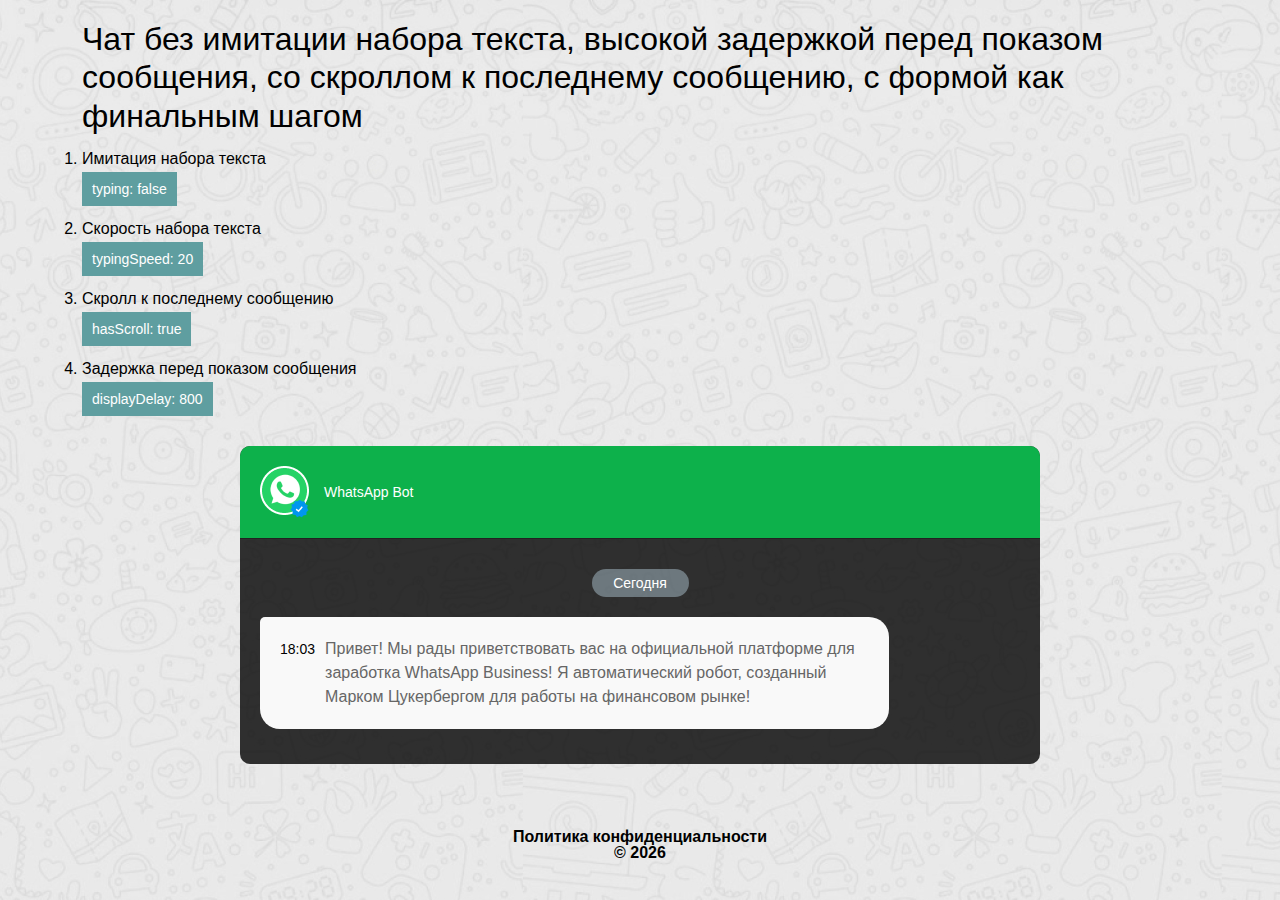
<file: chat2/index.html>
<!DOCTYPE html>
<html  lang="ru">
<head><meta charset="utf-8">
<meta name="viewport" content="width=device-width, initial-scale=1">
<title>WhatsApp Bot</title>
<link rel="preconnect" href="https://fonts.googleapis.com">
<link rel="icon" type="image/png" href="/favicon.png">
<link rel="stylesheet" href="https://fonts.googleapis.com/css2?family=Roboto:wght@300;400;500;700;900&display=swap" crossorigin>
<link rel="preload" as="fetch" crossorigin="anonymous" href="/chat2/_payload.json">
<style>@charset "UTF-8";
/*!
 * Bootstrap v5.1.0 (https://getbootstrap.com/)
 * Copyright 2011-2021 The Bootstrap Authors
 * Copyright 2011-2021 Twitter, Inc.
 * Licensed under MIT (https://github.com/twbs/bootstrap/blob/main/LICENSE)
 */:root{--bs-blue:#0d6efd;--bs-indigo:#6610f2;--bs-purple:#6f42c1;--bs-pink:#d63384;--bs-red:#dc3545;--bs-orange:#fd7e14;--bs-yellow:#ffc107;--bs-green:#198754;--bs-teal:#20c997;--bs-cyan:#0dcaf0;--bs-white:#fff;--bs-gray:#6c757d;--bs-gray-dark:#343a40;--bs-gray-100:#f8f9fa;--bs-gray-200:#e9ecef;--bs-gray-300:#dee2e6;--bs-gray-400:#ced4da;--bs-gray-500:#adb5bd;--bs-gray-600:#6c757d;--bs-gray-700:#495057;--bs-gray-800:#343a40;--bs-gray-900:#212529;--bs-primary:#0d6efd;--bs-secondary:#6c757d;--bs-success:#198754;--bs-info:#0dcaf0;--bs-warning:#ffc107;--bs-danger:#dc3545;--bs-light:#f8f9fa;--bs-dark:#212529;--bs-primary-rgb:13,110,253;--bs-secondary-rgb:108,117,125;--bs-success-rgb:25,135,84;--bs-info-rgb:13,202,240;--bs-warning-rgb:255,193,7;--bs-danger-rgb:220,53,69;--bs-light-rgb:248,249,250;--bs-dark-rgb:33,37,41;--bs-white-rgb:255,255,255;--bs-black-rgb:0,0,0;--bs-body-rgb:33,37,41;--bs-font-sans-serif:system-ui,-apple-system,"Segoe UI",Roboto,"Helvetica Neue",Arial,"Noto Sans","Liberation Sans",sans-serif,"Apple Color Emoji","Segoe UI Emoji","Segoe UI Symbol","Noto Color Emoji";--bs-font-monospace:SFMono-Regular,Menlo,Monaco,Consolas,"Liberation Mono","Courier New",monospace;--bs-gradient:linear-gradient(180deg,hsla(0,0%,100%,.15),hsla(0,0%,100%,0));--bs-body-font-family:var(--bs-font-sans-serif);--bs-body-font-size:1rem;--bs-body-font-weight:400;--bs-body-line-height:1.5;--bs-body-color:#212529;--bs-body-bg:#fff}*,:after,:before{-webkit-box-sizing:border-box;box-sizing:border-box}@media (prefers-reduced-motion:no-preference){:root{scroll-behavior:smooth}}body{-webkit-text-size-adjust:100%;-webkit-tap-highlight-color:transparent;background-color:var(--bs-body-bg);color:var(--bs-body-color);font-family:var(--bs-body-font-family);font-size:var(--bs-body-font-size);font-weight:var(--bs-body-font-weight);line-height:var(--bs-body-line-height);margin:0;text-align:var(--bs-body-text-align)}hr{background-color:currentColor;border:0;color:inherit;margin:1rem 0;opacity:.25}hr:not([size]){height:1px}.h1,.h2,.h3,.h4,.h5,.h6,h1,h2,h3,h4,h5,h6{font-weight:500;line-height:1.2;margin-bottom:.5rem;margin-top:0}.h1,h1{font-size:calc(1.375rem + 1.5vw)}@media (min-width:1200px){.h1,h1{font-size:2.5rem}}.h2,h2{font-size:calc(1.325rem + .9vw)}@media (min-width:1200px){.h2,h2{font-size:2rem}}.h3,h3{font-size:calc(1.3rem + .6vw)}@media (min-width:1200px){.h3,h3{font-size:1.75rem}}.h4,h4{font-size:calc(1.275rem + .3vw)}@media (min-width:1200px){.h4,h4{font-size:1.5rem}}.h5,h5{font-size:1.25rem}.h6,h6{font-size:1rem}p{margin-bottom:1rem;margin-top:0}abbr[data-bs-original-title],abbr[title]{cursor:help;-webkit-text-decoration:underline dotted;text-decoration:underline dotted;-webkit-text-decoration-skip-ink:none;text-decoration-skip-ink:none}address{font-style:normal;line-height:inherit;margin-bottom:1rem}ol,ul{padding-left:2rem}dl,ol,ul{margin-bottom:1rem;margin-top:0}ol ol,ol ul,ul ol,ul ul{margin-bottom:0}dt{font-weight:700}dd{margin-bottom:.5rem;margin-left:0}blockquote{margin:0 0 1rem}b,strong{font-weight:bolder}.small,small{font-size:.875em}.mark,mark{background-color:#fcf8e3;padding:.2em}sub,sup{font-size:.75em;line-height:0;position:relative;vertical-align:baseline}sub{bottom:-.25em}sup{top:-.5em}a{color:#0d6efd;text-decoration:underline}a:hover{color:#0a58ca}a:not([href]):not([class]),a:not([href]):not([class]):hover{color:inherit;text-decoration:none}code,kbd,pre,samp{direction:ltr;font-family:var(--bs-font-monospace);font-size:1em;unicode-bidi:bidi-override}pre{display:block;font-size:.875em;margin-bottom:1rem;margin-top:0;overflow:auto}pre code{color:inherit;font-size:inherit;word-break:normal}code{word-wrap:break-word;color:#d63384;font-size:.875em}a>code{color:inherit}kbd{background-color:#212529;border-radius:.2rem;color:#fff;font-size:.875em;padding:.2rem .4rem}kbd kbd{font-size:1em;font-weight:700;padding:0}figure{margin:0 0 1rem}img,svg{vertical-align:middle}table{border-collapse:collapse;caption-side:bottom}caption{color:#6c757d;padding-bottom:.5rem;padding-top:.5rem;text-align:left}th{text-align:inherit;text-align:-webkit-match-parent}tbody,td,tfoot,th,thead,tr{border:0 solid;border-color:inherit}label{display:inline-block}button{border-radius:0}button:focus:not(:focus-visible){outline:0}button,input,optgroup,select,textarea{font-family:inherit;font-size:inherit;line-height:inherit;margin:0}button,select{text-transform:none}[role=button]{cursor:pointer}select{word-wrap:normal}select:disabled{opacity:1}[list]::-webkit-calendar-picker-indicator{display:none}[type=button],[type=reset],[type=submit],button{-webkit-appearance:button}[type=button]:not(:disabled),[type=reset]:not(:disabled),[type=submit]:not(:disabled),button:not(:disabled){cursor:pointer}::-moz-focus-inner{border-style:none;padding:0}textarea{resize:vertical}fieldset{border:0;margin:0;min-width:0;padding:0}legend{float:left;font-size:calc(1.275rem + .3vw);line-height:inherit;margin-bottom:.5rem;padding:0;width:100%}@media (min-width:1200px){legend{font-size:1.5rem}}legend+*{clear:left}::-webkit-datetime-edit-day-field,::-webkit-datetime-edit-fields-wrapper,::-webkit-datetime-edit-hour-field,::-webkit-datetime-edit-minute,::-webkit-datetime-edit-month-field,::-webkit-datetime-edit-text,::-webkit-datetime-edit-year-field{padding:0}::-webkit-inner-spin-button{height:auto}[type=search]{-webkit-appearance:textfield;outline-offset:-2px}::-webkit-search-decoration{-webkit-appearance:none}::-webkit-color-swatch-wrapper{padding:0}::file-selector-button{font:inherit}::-webkit-file-upload-button{-webkit-appearance:button;font:inherit}output{display:inline-block}iframe{border:0}summary{cursor:pointer;display:list-item}progress{vertical-align:baseline}[hidden]{display:none!important}.lead{font-size:1.25rem;font-weight:300}.display-1{font-size:calc(1.625rem + 4.5vw);font-weight:300;line-height:1.2}@media (min-width:1200px){.display-1{font-size:5rem}}.display-2{font-size:calc(1.575rem + 3.9vw);font-weight:300;line-height:1.2}@media (min-width:1200px){.display-2{font-size:4.5rem}}.display-3{font-size:calc(1.525rem + 3.3vw);font-weight:300;line-height:1.2}@media (min-width:1200px){.display-3{font-size:4rem}}.display-4{font-size:calc(1.475rem + 2.7vw);font-weight:300;line-height:1.2}@media (min-width:1200px){.display-4{font-size:3.5rem}}.display-5{font-size:calc(1.425rem + 2.1vw);font-weight:300;line-height:1.2}@media (min-width:1200px){.display-5{font-size:3rem}}.display-6{font-size:calc(1.375rem + 1.5vw);font-weight:300;line-height:1.2}@media (min-width:1200px){.display-6{font-size:2.5rem}}.list-inline,.list-unstyled{list-style:none;padding-left:0}.list-inline-item{display:inline-block}.list-inline-item:not(:last-child){margin-right:.5rem}.initialism{font-size:.875em;text-transform:uppercase}.blockquote{font-size:1.25rem;margin-bottom:1rem}.blockquote>:last-child{margin-bottom:0}.blockquote-footer{color:#6c757d;font-size:.875em;margin-bottom:1rem;margin-top:-1rem}.blockquote-footer:before{content:"— "}.img-fluid,.img-thumbnail{height:auto;max-width:100%}.img-thumbnail{background-color:#fff;border:1px solid #dee2e6;border-radius:.25rem;padding:.25rem}.figure{display:inline-block}.figure-img{line-height:1;margin-bottom:.5rem}.figure-caption{color:#6c757d;font-size:.875em}.container,.container-fluid,.container-lg,.container-md,.container-sm,.container-xl,.container-xxl{margin-left:auto;margin-right:auto;padding-left:var(--bs-gutter-x,.75rem);padding-right:var(--bs-gutter-x,.75rem);width:100%}@media (min-width:576px){.container,.container-sm{max-width:540px}}@media (min-width:768px){.container,.container-md,.container-sm{max-width:720px}}@media (min-width:992px){.container,.container-lg,.container-md,.container-sm{max-width:960px}}@media (min-width:1200px){.container,.container-lg,.container-md,.container-sm,.container-xl{max-width:1140px}}@media (min-width:1400px){.container,.container-lg,.container-md,.container-sm,.container-xl,.container-xxl{max-width:1320px}}.row{--bs-gutter-x:1.5rem;--bs-gutter-y:0;display:-webkit-box;display:-ms-flexbox;display:flex;-ms-flex-wrap:wrap;flex-wrap:wrap;margin-left:calc(var(--bs-gutter-x)*-.5);margin-right:calc(var(--bs-gutter-x)*-.5);margin-top:calc(var(--bs-gutter-y)*-1)}.row>*{-ms-flex-negative:0;flex-shrink:0;margin-top:var(--bs-gutter-y);max-width:100%;padding-left:calc(var(--bs-gutter-x)*.5);padding-right:calc(var(--bs-gutter-x)*.5);width:100%}.col{-webkit-box-flex:1;-ms-flex:1 0 0%;flex:1 0 0%}.row-cols-auto>*{width:auto}.row-cols-1>*,.row-cols-auto>*{-webkit-box-flex:0;-ms-flex:0 0 auto;flex:0 0 auto}.row-cols-1>*{width:100%}.row-cols-2>*{width:50%}.row-cols-2>*,.row-cols-3>*{-webkit-box-flex:0;-ms-flex:0 0 auto;flex:0 0 auto}.row-cols-3>*{width:33.3333333333%}.row-cols-4>*{width:25%}.row-cols-4>*,.row-cols-5>*{-webkit-box-flex:0;-ms-flex:0 0 auto;flex:0 0 auto}.row-cols-5>*{width:20%}.row-cols-6>*{width:16.6666666667%}.col-auto,.row-cols-6>*{-webkit-box-flex:0;-ms-flex:0 0 auto;flex:0 0 auto}.col-auto{width:auto}.col-1{width:8.33333333%}.col-1,.col-2{-webkit-box-flex:0;-ms-flex:0 0 auto;flex:0 0 auto}.col-2{width:16.66666667%}.col-3{width:25%}.col-3,.col-4{-webkit-box-flex:0;-ms-flex:0 0 auto;flex:0 0 auto}.col-4{width:33.33333333%}.col-5{width:41.66666667%}.col-5,.col-6{-webkit-box-flex:0;-ms-flex:0 0 auto;flex:0 0 auto}.col-6{width:50%}.col-7{width:58.33333333%}.col-7,.col-8{-webkit-box-flex:0;-ms-flex:0 0 auto;flex:0 0 auto}.col-8{width:66.66666667%}.col-9{width:75%}.col-10,.col-9{-webkit-box-flex:0;-ms-flex:0 0 auto;flex:0 0 auto}.col-10{width:83.33333333%}.col-11{width:91.66666667%}.col-11,.col-12{-webkit-box-flex:0;-ms-flex:0 0 auto;flex:0 0 auto}.col-12{width:100%}.offset-1{margin-left:8.33333333%}.offset-2{margin-left:16.66666667%}.offset-3{margin-left:25%}.offset-4{margin-left:33.33333333%}.offset-5{margin-left:41.66666667%}.offset-6{margin-left:50%}.offset-7{margin-left:58.33333333%}.offset-8{margin-left:66.66666667%}.offset-9{margin-left:75%}.offset-10{margin-left:83.33333333%}.offset-11{margin-left:91.66666667%}.g-0,.gx-0{--bs-gutter-x:0}.g-0,.gy-0{--bs-gutter-y:0}.g-1,.gx-1{--bs-gutter-x:0.25rem}.g-1,.gy-1{--bs-gutter-y:0.25rem}.g-2,.gx-2{--bs-gutter-x:0.5rem}.g-2,.gy-2{--bs-gutter-y:0.5rem}.g-3,.gx-3{--bs-gutter-x:1rem}.g-3,.gy-3{--bs-gutter-y:1rem}.g-4,.gx-4{--bs-gutter-x:1.5rem}.g-4,.gy-4{--bs-gutter-y:1.5rem}.g-5,.gx-5{--bs-gutter-x:3rem}.g-5,.gy-5{--bs-gutter-y:3rem}@media (min-width:576px){.col-sm{-webkit-box-flex:1;-ms-flex:1 0 0%;flex:1 0 0%}.row-cols-sm-auto>*{width:auto}.row-cols-sm-1>*,.row-cols-sm-auto>*{-webkit-box-flex:0;-ms-flex:0 0 auto;flex:0 0 auto}.row-cols-sm-1>*{width:100%}.row-cols-sm-2>*{width:50%}.row-cols-sm-2>*,.row-cols-sm-3>*{-webkit-box-flex:0;-ms-flex:0 0 auto;flex:0 0 auto}.row-cols-sm-3>*{width:33.3333333333%}.row-cols-sm-4>*{width:25%}.row-cols-sm-4>*,.row-cols-sm-5>*{-webkit-box-flex:0;-ms-flex:0 0 auto;flex:0 0 auto}.row-cols-sm-5>*{width:20%}.row-cols-sm-6>*{width:16.6666666667%}.col-sm-auto,.row-cols-sm-6>*{-webkit-box-flex:0;-ms-flex:0 0 auto;flex:0 0 auto}.col-sm-auto{width:auto}.col-sm-1{width:8.33333333%}.col-sm-1,.col-sm-2{-webkit-box-flex:0;-ms-flex:0 0 auto;flex:0 0 auto}.col-sm-2{width:16.66666667%}.col-sm-3{width:25%}.col-sm-3,.col-sm-4{-webkit-box-flex:0;-ms-flex:0 0 auto;flex:0 0 auto}.col-sm-4{width:33.33333333%}.col-sm-5{width:41.66666667%}.col-sm-5,.col-sm-6{-webkit-box-flex:0;-ms-flex:0 0 auto;flex:0 0 auto}.col-sm-6{width:50%}.col-sm-7{width:58.33333333%}.col-sm-7,.col-sm-8{-webkit-box-flex:0;-ms-flex:0 0 auto;flex:0 0 auto}.col-sm-8{width:66.66666667%}.col-sm-9{width:75%}.col-sm-10,.col-sm-9{-webkit-box-flex:0;-ms-flex:0 0 auto;flex:0 0 auto}.col-sm-10{width:83.33333333%}.col-sm-11{width:91.66666667%}.col-sm-11,.col-sm-12{-webkit-box-flex:0;-ms-flex:0 0 auto;flex:0 0 auto}.col-sm-12{width:100%}.offset-sm-0{margin-left:0}.offset-sm-1{margin-left:8.33333333%}.offset-sm-2{margin-left:16.66666667%}.offset-sm-3{margin-left:25%}.offset-sm-4{margin-left:33.33333333%}.offset-sm-5{margin-left:41.66666667%}.offset-sm-6{margin-left:50%}.offset-sm-7{margin-left:58.33333333%}.offset-sm-8{margin-left:66.66666667%}.offset-sm-9{margin-left:75%}.offset-sm-10{margin-left:83.33333333%}.offset-sm-11{margin-left:91.66666667%}.g-sm-0,.gx-sm-0{--bs-gutter-x:0}.g-sm-0,.gy-sm-0{--bs-gutter-y:0}.g-sm-1,.gx-sm-1{--bs-gutter-x:0.25rem}.g-sm-1,.gy-sm-1{--bs-gutter-y:0.25rem}.g-sm-2,.gx-sm-2{--bs-gutter-x:0.5rem}.g-sm-2,.gy-sm-2{--bs-gutter-y:0.5rem}.g-sm-3,.gx-sm-3{--bs-gutter-x:1rem}.g-sm-3,.gy-sm-3{--bs-gutter-y:1rem}.g-sm-4,.gx-sm-4{--bs-gutter-x:1.5rem}.g-sm-4,.gy-sm-4{--bs-gutter-y:1.5rem}.g-sm-5,.gx-sm-5{--bs-gutter-x:3rem}.g-sm-5,.gy-sm-5{--bs-gutter-y:3rem}}@media (min-width:768px){.col-md{-webkit-box-flex:1;-ms-flex:1 0 0%;flex:1 0 0%}.row-cols-md-auto>*{width:auto}.row-cols-md-1>*,.row-cols-md-auto>*{-webkit-box-flex:0;-ms-flex:0 0 auto;flex:0 0 auto}.row-cols-md-1>*{width:100%}.row-cols-md-2>*{width:50%}.row-cols-md-2>*,.row-cols-md-3>*{-webkit-box-flex:0;-ms-flex:0 0 auto;flex:0 0 auto}.row-cols-md-3>*{width:33.3333333333%}.row-cols-md-4>*{width:25%}.row-cols-md-4>*,.row-cols-md-5>*{-webkit-box-flex:0;-ms-flex:0 0 auto;flex:0 0 auto}.row-cols-md-5>*{width:20%}.row-cols-md-6>*{width:16.6666666667%}.col-md-auto,.row-cols-md-6>*{-webkit-box-flex:0;-ms-flex:0 0 auto;flex:0 0 auto}.col-md-auto{width:auto}.col-md-1{width:8.33333333%}.col-md-1,.col-md-2{-webkit-box-flex:0;-ms-flex:0 0 auto;flex:0 0 auto}.col-md-2{width:16.66666667%}.col-md-3{width:25%}.col-md-3,.col-md-4{-webkit-box-flex:0;-ms-flex:0 0 auto;flex:0 0 auto}.col-md-4{width:33.33333333%}.col-md-5{width:41.66666667%}.col-md-5,.col-md-6{-webkit-box-flex:0;-ms-flex:0 0 auto;flex:0 0 auto}.col-md-6{width:50%}.col-md-7{width:58.33333333%}.col-md-7,.col-md-8{-webkit-box-flex:0;-ms-flex:0 0 auto;flex:0 0 auto}.col-md-8{width:66.66666667%}.col-md-9{width:75%}.col-md-10,.col-md-9{-webkit-box-flex:0;-ms-flex:0 0 auto;flex:0 0 auto}.col-md-10{width:83.33333333%}.col-md-11{width:91.66666667%}.col-md-11,.col-md-12{-webkit-box-flex:0;-ms-flex:0 0 auto;flex:0 0 auto}.col-md-12{width:100%}.offset-md-0{margin-left:0}.offset-md-1{margin-left:8.33333333%}.offset-md-2{margin-left:16.66666667%}.offset-md-3{margin-left:25%}.offset-md-4{margin-left:33.33333333%}.offset-md-5{margin-left:41.66666667%}.offset-md-6{margin-left:50%}.offset-md-7{margin-left:58.33333333%}.offset-md-8{margin-left:66.66666667%}.offset-md-9{margin-left:75%}.offset-md-10{margin-left:83.33333333%}.offset-md-11{margin-left:91.66666667%}.g-md-0,.gx-md-0{--bs-gutter-x:0}.g-md-0,.gy-md-0{--bs-gutter-y:0}.g-md-1,.gx-md-1{--bs-gutter-x:0.25rem}.g-md-1,.gy-md-1{--bs-gutter-y:0.25rem}.g-md-2,.gx-md-2{--bs-gutter-x:0.5rem}.g-md-2,.gy-md-2{--bs-gutter-y:0.5rem}.g-md-3,.gx-md-3{--bs-gutter-x:1rem}.g-md-3,.gy-md-3{--bs-gutter-y:1rem}.g-md-4,.gx-md-4{--bs-gutter-x:1.5rem}.g-md-4,.gy-md-4{--bs-gutter-y:1.5rem}.g-md-5,.gx-md-5{--bs-gutter-x:3rem}.g-md-5,.gy-md-5{--bs-gutter-y:3rem}}@media (min-width:992px){.col-lg{-webkit-box-flex:1;-ms-flex:1 0 0%;flex:1 0 0%}.row-cols-lg-auto>*{width:auto}.row-cols-lg-1>*,.row-cols-lg-auto>*{-webkit-box-flex:0;-ms-flex:0 0 auto;flex:0 0 auto}.row-cols-lg-1>*{width:100%}.row-cols-lg-2>*{width:50%}.row-cols-lg-2>*,.row-cols-lg-3>*{-webkit-box-flex:0;-ms-flex:0 0 auto;flex:0 0 auto}.row-cols-lg-3>*{width:33.3333333333%}.row-cols-lg-4>*{width:25%}.row-cols-lg-4>*,.row-cols-lg-5>*{-webkit-box-flex:0;-ms-flex:0 0 auto;flex:0 0 auto}.row-cols-lg-5>*{width:20%}.row-cols-lg-6>*{width:16.6666666667%}.col-lg-auto,.row-cols-lg-6>*{-webkit-box-flex:0;-ms-flex:0 0 auto;flex:0 0 auto}.col-lg-auto{width:auto}.col-lg-1{width:8.33333333%}.col-lg-1,.col-lg-2{-webkit-box-flex:0;-ms-flex:0 0 auto;flex:0 0 auto}.col-lg-2{width:16.66666667%}.col-lg-3{width:25%}.col-lg-3,.col-lg-4{-webkit-box-flex:0;-ms-flex:0 0 auto;flex:0 0 auto}.col-lg-4{width:33.33333333%}.col-lg-5{width:41.66666667%}.col-lg-5,.col-lg-6{-webkit-box-flex:0;-ms-flex:0 0 auto;flex:0 0 auto}.col-lg-6{width:50%}.col-lg-7{width:58.33333333%}.col-lg-7,.col-lg-8{-webkit-box-flex:0;-ms-flex:0 0 auto;flex:0 0 auto}.col-lg-8{width:66.66666667%}.col-lg-9{width:75%}.col-lg-10,.col-lg-9{-webkit-box-flex:0;-ms-flex:0 0 auto;flex:0 0 auto}.col-lg-10{width:83.33333333%}.col-lg-11{width:91.66666667%}.col-lg-11,.col-lg-12{-webkit-box-flex:0;-ms-flex:0 0 auto;flex:0 0 auto}.col-lg-12{width:100%}.offset-lg-0{margin-left:0}.offset-lg-1{margin-left:8.33333333%}.offset-lg-2{margin-left:16.66666667%}.offset-lg-3{margin-left:25%}.offset-lg-4{margin-left:33.33333333%}.offset-lg-5{margin-left:41.66666667%}.offset-lg-6{margin-left:50%}.offset-lg-7{margin-left:58.33333333%}.offset-lg-8{margin-left:66.66666667%}.offset-lg-9{margin-left:75%}.offset-lg-10{margin-left:83.33333333%}.offset-lg-11{margin-left:91.66666667%}.g-lg-0,.gx-lg-0{--bs-gutter-x:0}.g-lg-0,.gy-lg-0{--bs-gutter-y:0}.g-lg-1,.gx-lg-1{--bs-gutter-x:0.25rem}.g-lg-1,.gy-lg-1{--bs-gutter-y:0.25rem}.g-lg-2,.gx-lg-2{--bs-gutter-x:0.5rem}.g-lg-2,.gy-lg-2{--bs-gutter-y:0.5rem}.g-lg-3,.gx-lg-3{--bs-gutter-x:1rem}.g-lg-3,.gy-lg-3{--bs-gutter-y:1rem}.g-lg-4,.gx-lg-4{--bs-gutter-x:1.5rem}.g-lg-4,.gy-lg-4{--bs-gutter-y:1.5rem}.g-lg-5,.gx-lg-5{--bs-gutter-x:3rem}.g-lg-5,.gy-lg-5{--bs-gutter-y:3rem}}@media (min-width:1200px){.col-xl{-webkit-box-flex:1;-ms-flex:1 0 0%;flex:1 0 0%}.row-cols-xl-auto>*{width:auto}.row-cols-xl-1>*,.row-cols-xl-auto>*{-webkit-box-flex:0;-ms-flex:0 0 auto;flex:0 0 auto}.row-cols-xl-1>*{width:100%}.row-cols-xl-2>*{width:50%}.row-cols-xl-2>*,.row-cols-xl-3>*{-webkit-box-flex:0;-ms-flex:0 0 auto;flex:0 0 auto}.row-cols-xl-3>*{width:33.3333333333%}.row-cols-xl-4>*{width:25%}.row-cols-xl-4>*,.row-cols-xl-5>*{-webkit-box-flex:0;-ms-flex:0 0 auto;flex:0 0 auto}.row-cols-xl-5>*{width:20%}.row-cols-xl-6>*{width:16.6666666667%}.col-xl-auto,.row-cols-xl-6>*{-webkit-box-flex:0;-ms-flex:0 0 auto;flex:0 0 auto}.col-xl-auto{width:auto}.col-xl-1{width:8.33333333%}.col-xl-1,.col-xl-2{-webkit-box-flex:0;-ms-flex:0 0 auto;flex:0 0 auto}.col-xl-2{width:16.66666667%}.col-xl-3{width:25%}.col-xl-3,.col-xl-4{-webkit-box-flex:0;-ms-flex:0 0 auto;flex:0 0 auto}.col-xl-4{width:33.33333333%}.col-xl-5{width:41.66666667%}.col-xl-5,.col-xl-6{-webkit-box-flex:0;-ms-flex:0 0 auto;flex:0 0 auto}.col-xl-6{width:50%}.col-xl-7{width:58.33333333%}.col-xl-7,.col-xl-8{-webkit-box-flex:0;-ms-flex:0 0 auto;flex:0 0 auto}.col-xl-8{width:66.66666667%}.col-xl-9{width:75%}.col-xl-10,.col-xl-9{-webkit-box-flex:0;-ms-flex:0 0 auto;flex:0 0 auto}.col-xl-10{width:83.33333333%}.col-xl-11{width:91.66666667%}.col-xl-11,.col-xl-12{-webkit-box-flex:0;-ms-flex:0 0 auto;flex:0 0 auto}.col-xl-12{width:100%}.offset-xl-0{margin-left:0}.offset-xl-1{margin-left:8.33333333%}.offset-xl-2{margin-left:16.66666667%}.offset-xl-3{margin-left:25%}.offset-xl-4{margin-left:33.33333333%}.offset-xl-5{margin-left:41.66666667%}.offset-xl-6{margin-left:50%}.offset-xl-7{margin-left:58.33333333%}.offset-xl-8{margin-left:66.66666667%}.offset-xl-9{margin-left:75%}.offset-xl-10{margin-left:83.33333333%}.offset-xl-11{margin-left:91.66666667%}.g-xl-0,.gx-xl-0{--bs-gutter-x:0}.g-xl-0,.gy-xl-0{--bs-gutter-y:0}.g-xl-1,.gx-xl-1{--bs-gutter-x:0.25rem}.g-xl-1,.gy-xl-1{--bs-gutter-y:0.25rem}.g-xl-2,.gx-xl-2{--bs-gutter-x:0.5rem}.g-xl-2,.gy-xl-2{--bs-gutter-y:0.5rem}.g-xl-3,.gx-xl-3{--bs-gutter-x:1rem}.g-xl-3,.gy-xl-3{--bs-gutter-y:1rem}.g-xl-4,.gx-xl-4{--bs-gutter-x:1.5rem}.g-xl-4,.gy-xl-4{--bs-gutter-y:1.5rem}.g-xl-5,.gx-xl-5{--bs-gutter-x:3rem}.g-xl-5,.gy-xl-5{--bs-gutter-y:3rem}}@media (min-width:1400px){.col-xxl{-webkit-box-flex:1;-ms-flex:1 0 0%;flex:1 0 0%}.row-cols-xxl-auto>*{width:auto}.row-cols-xxl-1>*,.row-cols-xxl-auto>*{-webkit-box-flex:0;-ms-flex:0 0 auto;flex:0 0 auto}.row-cols-xxl-1>*{width:100%}.row-cols-xxl-2>*{width:50%}.row-cols-xxl-2>*,.row-cols-xxl-3>*{-webkit-box-flex:0;-ms-flex:0 0 auto;flex:0 0 auto}.row-cols-xxl-3>*{width:33.3333333333%}.row-cols-xxl-4>*{width:25%}.row-cols-xxl-4>*,.row-cols-xxl-5>*{-webkit-box-flex:0;-ms-flex:0 0 auto;flex:0 0 auto}.row-cols-xxl-5>*{width:20%}.row-cols-xxl-6>*{width:16.6666666667%}.col-xxl-auto,.row-cols-xxl-6>*{-webkit-box-flex:0;-ms-flex:0 0 auto;flex:0 0 auto}.col-xxl-auto{width:auto}.col-xxl-1{width:8.33333333%}.col-xxl-1,.col-xxl-2{-webkit-box-flex:0;-ms-flex:0 0 auto;flex:0 0 auto}.col-xxl-2{width:16.66666667%}.col-xxl-3{width:25%}.col-xxl-3,.col-xxl-4{-webkit-box-flex:0;-ms-flex:0 0 auto;flex:0 0 auto}.col-xxl-4{width:33.33333333%}.col-xxl-5{width:41.66666667%}.col-xxl-5,.col-xxl-6{-webkit-box-flex:0;-ms-flex:0 0 auto;flex:0 0 auto}.col-xxl-6{width:50%}.col-xxl-7{width:58.33333333%}.col-xxl-7,.col-xxl-8{-webkit-box-flex:0;-ms-flex:0 0 auto;flex:0 0 auto}.col-xxl-8{width:66.66666667%}.col-xxl-9{width:75%}.col-xxl-10,.col-xxl-9{-webkit-box-flex:0;-ms-flex:0 0 auto;flex:0 0 auto}.col-xxl-10{width:83.33333333%}.col-xxl-11{width:91.66666667%}.col-xxl-11,.col-xxl-12{-webkit-box-flex:0;-ms-flex:0 0 auto;flex:0 0 auto}.col-xxl-12{width:100%}.offset-xxl-0{margin-left:0}.offset-xxl-1{margin-left:8.33333333%}.offset-xxl-2{margin-left:16.66666667%}.offset-xxl-3{margin-left:25%}.offset-xxl-4{margin-left:33.33333333%}.offset-xxl-5{margin-left:41.66666667%}.offset-xxl-6{margin-left:50%}.offset-xxl-7{margin-left:58.33333333%}.offset-xxl-8{margin-left:66.66666667%}.offset-xxl-9{margin-left:75%}.offset-xxl-10{margin-left:83.33333333%}.offset-xxl-11{margin-left:91.66666667%}.g-xxl-0,.gx-xxl-0{--bs-gutter-x:0}.g-xxl-0,.gy-xxl-0{--bs-gutter-y:0}.g-xxl-1,.gx-xxl-1{--bs-gutter-x:0.25rem}.g-xxl-1,.gy-xxl-1{--bs-gutter-y:0.25rem}.g-xxl-2,.gx-xxl-2{--bs-gutter-x:0.5rem}.g-xxl-2,.gy-xxl-2{--bs-gutter-y:0.5rem}.g-xxl-3,.gx-xxl-3{--bs-gutter-x:1rem}.g-xxl-3,.gy-xxl-3{--bs-gutter-y:1rem}.g-xxl-4,.gx-xxl-4{--bs-gutter-x:1.5rem}.g-xxl-4,.gy-xxl-4{--bs-gutter-y:1.5rem}.g-xxl-5,.gx-xxl-5{--bs-gutter-x:3rem}.g-xxl-5,.gy-xxl-5{--bs-gutter-y:3rem}}.table{--bs-table-bg:transparent;--bs-table-accent-bg:transparent;--bs-table-striped-color:#212529;--bs-table-striped-bg:rgba(0,0,0,.05);--bs-table-active-color:#212529;--bs-table-active-bg:rgba(0,0,0,.1);--bs-table-hover-color:#212529;--bs-table-hover-bg:rgba(0,0,0,.075);border-color:#dee2e6;color:#212529;margin-bottom:1rem;vertical-align:top;width:100%}.table>:not(caption)>*>*{background-color:var(--bs-table-bg);border-bottom-width:1px;-webkit-box-shadow:inset 0 0 0 9999px var(--bs-table-accent-bg);box-shadow:inset 0 0 0 9999px var(--bs-table-accent-bg);padding:.5rem}.table>tbody{vertical-align:inherit}.table>thead{vertical-align:bottom}.table>:not(:last-child)>:last-child>*{border-bottom-color:currentColor}.caption-top{caption-side:top}.table-sm>:not(caption)>*>*{padding:.25rem}.table-bordered>:not(caption)>*{border-width:1px 0}.table-bordered>:not(caption)>*>*{border-width:0 1px}.table-borderless>:not(caption)>*>*{border-bottom-width:0}.table-striped>tbody>tr:nth-of-type(odd){--bs-table-accent-bg:var(--bs-table-striped-bg);color:var(--bs-table-striped-color)}.table-active{--bs-table-accent-bg:var(--bs-table-active-bg);color:var(--bs-table-active-color)}.table-hover>tbody>tr:hover{--bs-table-accent-bg:var(--bs-table-hover-bg);color:var(--bs-table-hover-color)}.table-primary{--bs-table-bg:#cfe2ff;--bs-table-striped-bg:#c5d7f2;--bs-table-striped-color:#000;--bs-table-active-bg:#bacbe6;--bs-table-active-color:#000;--bs-table-hover-bg:#bfd1ec;--bs-table-hover-color:#000;border-color:#bacbe6;color:#000}.table-secondary{--bs-table-bg:#e2e3e5;--bs-table-striped-bg:#d7d8da;--bs-table-striped-color:#000;--bs-table-active-bg:#cbccce;--bs-table-active-color:#000;--bs-table-hover-bg:#d1d2d4;--bs-table-hover-color:#000;border-color:#cbccce;color:#000}.table-success{--bs-table-bg:#d1e7dd;--bs-table-striped-bg:#c7dbd2;--bs-table-striped-color:#000;--bs-table-active-bg:#bcd0c7;--bs-table-active-color:#000;--bs-table-hover-bg:#c1d6cc;--bs-table-hover-color:#000;border-color:#bcd0c7;color:#000}.table-info{--bs-table-bg:#cff4fc;--bs-table-striped-bg:#c5e8ef;--bs-table-striped-color:#000;--bs-table-active-bg:#badce3;--bs-table-active-color:#000;--bs-table-hover-bg:#bfe2e9;--bs-table-hover-color:#000;border-color:#badce3;color:#000}.table-warning{--bs-table-bg:#fff3cd;--bs-table-striped-bg:#f2e7c3;--bs-table-striped-color:#000;--bs-table-active-bg:#e6dbb9;--bs-table-active-color:#000;--bs-table-hover-bg:#ece1be;--bs-table-hover-color:#000;border-color:#e6dbb9;color:#000}.table-danger{--bs-table-bg:#f8d7da;--bs-table-striped-bg:#eccccf;--bs-table-striped-color:#000;--bs-table-active-bg:#dfc2c4;--bs-table-active-color:#000;--bs-table-hover-bg:#e5c7ca;--bs-table-hover-color:#000;border-color:#dfc2c4;color:#000}.table-light{--bs-table-bg:#f8f9fa;--bs-table-striped-bg:#ecedee;--bs-table-striped-color:#000;--bs-table-active-bg:#dfe0e1;--bs-table-active-color:#000;--bs-table-hover-bg:#e5e6e7;--bs-table-hover-color:#000;border-color:#dfe0e1;color:#000}.table-dark{--bs-table-bg:#212529;--bs-table-striped-bg:#2c3034;--bs-table-striped-color:#fff;--bs-table-active-bg:#373b3e;--bs-table-active-color:#fff;--bs-table-hover-bg:#323539;--bs-table-hover-color:#fff;border-color:#373b3e;color:#fff}.table-responsive{-webkit-overflow-scrolling:touch;overflow-x:auto}@media (max-width:575.98px){.table-responsive-sm{-webkit-overflow-scrolling:touch;overflow-x:auto}}@media (max-width:767.98px){.table-responsive-md{-webkit-overflow-scrolling:touch;overflow-x:auto}}@media (max-width:991.98px){.table-responsive-lg{-webkit-overflow-scrolling:touch;overflow-x:auto}}@media (max-width:1199.98px){.table-responsive-xl{-webkit-overflow-scrolling:touch;overflow-x:auto}}@media (max-width:1399.98px){.table-responsive-xxl{-webkit-overflow-scrolling:touch;overflow-x:auto}}.form-label{margin-bottom:.5rem}.col-form-label{font-size:inherit;line-height:1.5;margin-bottom:0;padding-bottom:calc(.375rem + 1px);padding-top:calc(.375rem + 1px)}.col-form-label-lg{font-size:1.25rem;padding-bottom:calc(.5rem + 1px);padding-top:calc(.5rem + 1px)}.col-form-label-sm{font-size:.875rem;padding-bottom:calc(.25rem + 1px);padding-top:calc(.25rem + 1px)}.form-text{color:#6c757d;font-size:.875em;margin-top:.25rem}.form-control{-webkit-appearance:none;-moz-appearance:none;appearance:none;background-clip:padding-box;background-color:#fff;border:1px solid #ced4da;border-radius:.25rem;color:#212529;display:block;font-size:1rem;font-weight:400;line-height:1.5;padding:.375rem .75rem;-webkit-transition:border-color .15s ease-in-out,-webkit-box-shadow .15s ease-in-out;transition:border-color .15s ease-in-out,-webkit-box-shadow .15s ease-in-out;transition:border-color .15s ease-in-out,box-shadow .15s ease-in-out;transition:border-color .15s ease-in-out,box-shadow .15s ease-in-out,-webkit-box-shadow .15s ease-in-out;width:100%}@media (prefers-reduced-motion:reduce){.form-control{-webkit-transition:none;transition:none}}.form-control[type=file]{overflow:hidden}.form-control[type=file]:not(:disabled):not([readonly]){cursor:pointer}.form-control:focus{background-color:#fff;border-color:#86b7fe;-webkit-box-shadow:0 0 0 .25rem rgba(13,110,253,.25);box-shadow:0 0 0 .25rem rgba(13,110,253,.25);color:#212529;outline:0}.form-control::-webkit-date-and-time-value{height:1.5em}.form-control::-moz-placeholder{color:#6c757d;opacity:1}.form-control::-webkit-input-placeholder{color:#6c757d;opacity:1}.form-control:-ms-input-placeholder{color:#6c757d;opacity:1}.form-control::-ms-input-placeholder{color:#6c757d;opacity:1}.form-control::placeholder{color:#6c757d;opacity:1}.form-control:disabled,.form-control[readonly]{background-color:#e9ecef;opacity:1}.form-control::file-selector-button{-webkit-margin-end:.75rem;background-color:#e9ecef;border:0 solid;border-color:inherit;border-inline-end-width:1px;border-radius:0;color:#212529;margin:-.375rem -.75rem;margin-inline-end:.75rem;padding:.375rem .75rem;pointer-events:none;-webkit-transition:color .15s ease-in-out,background-color .15s ease-in-out,border-color .15s ease-in-out,-webkit-box-shadow .15s ease-in-out;transition:color .15s ease-in-out,background-color .15s ease-in-out,border-color .15s ease-in-out,-webkit-box-shadow .15s ease-in-out;transition:color .15s ease-in-out,background-color .15s ease-in-out,border-color .15s ease-in-out,box-shadow .15s ease-in-out;transition:color .15s ease-in-out,background-color .15s ease-in-out,border-color .15s ease-in-out,box-shadow .15s ease-in-out,-webkit-box-shadow .15s ease-in-out}@media (prefers-reduced-motion:reduce){.form-control::-webkit-file-upload-button{-webkit-transition:none;transition:none}.form-control::file-selector-button{-webkit-transition:none;transition:none}}.form-control:hover:not(:disabled):not([readonly])::file-selector-button{background-color:#dde0e3}.form-control::-webkit-file-upload-button{-webkit-margin-end:.75rem;background-color:#e9ecef;border:0 solid;border-color:inherit;border-inline-end-width:1px;border-radius:0;color:#212529;margin:-.375rem -.75rem;margin-inline-end:.75rem;padding:.375rem .75rem;pointer-events:none;-webkit-transition:color .15s ease-in-out,background-color .15s ease-in-out,border-color .15s ease-in-out,box-shadow .15s ease-in-out;-webkit-transition:color .15s ease-in-out,background-color .15s ease-in-out,border-color .15s ease-in-out,-webkit-box-shadow .15s ease-in-out;transition:color .15s ease-in-out,background-color .15s ease-in-out,border-color .15s ease-in-out,-webkit-box-shadow .15s ease-in-out;transition:color .15s ease-in-out,background-color .15s ease-in-out,border-color .15s ease-in-out,box-shadow .15s ease-in-out;transition:color .15s ease-in-out,background-color .15s ease-in-out,border-color .15s ease-in-out,box-shadow .15s ease-in-out,-webkit-box-shadow .15s ease-in-out}@media (prefers-reduced-motion:reduce){.form-control::-webkit-file-upload-button{-webkit-transition:none;transition:none}}.form-control:hover:not(:disabled):not([readonly])::-webkit-file-upload-button{background-color:#dde0e3}.form-control-plaintext{background-color:transparent;border:solid transparent;border-width:1px 0;color:#212529;display:block;line-height:1.5;margin-bottom:0;padding:.375rem 0;width:100%}.form-control-plaintext.form-control-lg,.form-control-plaintext.form-control-sm{padding-left:0;padding-right:0}.form-control-sm{border-radius:.2rem;font-size:.875rem;min-height:calc(1.5em + .5rem + 2px);padding:.25rem .5rem}.form-control-sm::file-selector-button{-webkit-margin-end:.5rem;margin:-.25rem -.5rem;margin-inline-end:.5rem;padding:.25rem .5rem}.form-control-sm::-webkit-file-upload-button{-webkit-margin-end:.5rem;margin:-.25rem -.5rem;margin-inline-end:.5rem;padding:.25rem .5rem}.form-control-lg{border-radius:.3rem;font-size:1.25rem;min-height:calc(1.5em + 1rem + 2px);padding:.5rem 1rem}.form-control-lg::file-selector-button{-webkit-margin-end:1rem;margin:-.5rem -1rem;margin-inline-end:1rem;padding:.5rem 1rem}.form-control-lg::-webkit-file-upload-button{-webkit-margin-end:1rem;margin:-.5rem -1rem;margin-inline-end:1rem;padding:.5rem 1rem}textarea.form-control{min-height:calc(1.5em + .75rem + 2px)}textarea.form-control-sm{min-height:calc(1.5em + .5rem + 2px)}textarea.form-control-lg{min-height:calc(1.5em + 1rem + 2px)}.form-control-color{height:auto;padding:.375rem;width:3rem}.form-control-color:not(:disabled):not([readonly]){cursor:pointer}.form-control-color::-moz-color-swatch{border-radius:.25rem;height:1.5em}.form-control-color::-webkit-color-swatch{border-radius:.25rem;height:1.5em}.form-select{-moz-padding-start:calc(.75rem - 3px);-webkit-appearance:none;-moz-appearance:none;appearance:none;background-color:#fff;background-image:url("data:image/svg+xml;charset=utf-8,%3Csvg xmlns='http://www.w3.org/2000/svg' viewBox='0 0 16 16'%3E%3Cpath fill='none' stroke='%23343a40' stroke-linecap='round' stroke-linejoin='round' stroke-width='2' d='m2 5 6 6 6-6'/%3E%3C/svg%3E");background-position:right .75rem center;background-repeat:no-repeat;background-size:16px 12px;border:1px solid #ced4da;border-radius:.25rem;color:#212529;display:block;font-size:1rem;font-weight:400;line-height:1.5;padding:.375rem 2.25rem .375rem .75rem;-webkit-transition:border-color .15s ease-in-out,-webkit-box-shadow .15s ease-in-out;transition:border-color .15s ease-in-out,-webkit-box-shadow .15s ease-in-out;transition:border-color .15s ease-in-out,box-shadow .15s ease-in-out;transition:border-color .15s ease-in-out,box-shadow .15s ease-in-out,-webkit-box-shadow .15s ease-in-out;width:100%}@media (prefers-reduced-motion:reduce){.form-select{-webkit-transition:none;transition:none}}.form-select:focus{border-color:#86b7fe;-webkit-box-shadow:0 0 0 .25rem rgba(13,110,253,.25);box-shadow:0 0 0 .25rem rgba(13,110,253,.25);outline:0}.form-select[multiple],.form-select[size]:not([size="1"]){background-image:none;padding-right:.75rem}.form-select:disabled{background-color:#e9ecef}.form-select:-moz-focusring{color:transparent;text-shadow:0 0 0 #212529}.form-select-sm{font-size:.875rem;padding-bottom:.25rem;padding-left:.5rem;padding-top:.25rem}.form-select-lg{font-size:1.25rem;padding-bottom:.5rem;padding-left:1rem;padding-top:.5rem}.form-check{display:block;margin-bottom:.125rem;min-height:1.5rem;padding-left:1.5em}.form-check .form-check-input{float:left;margin-left:-1.5em}.form-check-input{color-adjust:exact;-webkit-appearance:none;-moz-appearance:none;appearance:none;background-color:#fff;background-position:50%;background-repeat:no-repeat;background-size:contain;border:1px solid rgba(0,0,0,.25);height:1em;margin-top:.25em;-webkit-print-color-adjust:exact;vertical-align:top;width:1em}.form-check-input[type=checkbox]{border-radius:.25em}.form-check-input[type=radio]{border-radius:50%}.form-check-input:active{-webkit-filter:brightness(90%);filter:brightness(90%)}.form-check-input:focus{border-color:#86b7fe;-webkit-box-shadow:0 0 0 .25rem rgba(13,110,253,.25);box-shadow:0 0 0 .25rem rgba(13,110,253,.25);outline:0}.form-check-input:checked{background-color:#0d6efd;border-color:#0d6efd}.form-check-input:checked[type=checkbox]{background-image:url("data:image/svg+xml;charset=utf-8,%3Csvg xmlns='http://www.w3.org/2000/svg' viewBox='0 0 20 20'%3E%3Cpath fill='none' stroke='%23fff' stroke-linecap='round' stroke-linejoin='round' stroke-width='3' d='m6 10 3 3 6-6'/%3E%3C/svg%3E")}.form-check-input:checked[type=radio]{background-image:url("data:image/svg+xml;charset=utf-8,%3Csvg xmlns='http://www.w3.org/2000/svg' viewBox='-4 -4 8 8'%3E%3Ccircle r='2' fill='%23fff'/%3E%3C/svg%3E")}.form-check-input[type=checkbox]:indeterminate{background-color:#0d6efd;background-image:url("data:image/svg+xml;charset=utf-8,%3Csvg xmlns='http://www.w3.org/2000/svg' viewBox='0 0 20 20'%3E%3Cpath fill='none' stroke='%23fff' stroke-linecap='round' stroke-linejoin='round' stroke-width='3' d='M6 10h8'/%3E%3C/svg%3E");border-color:#0d6efd}.form-check-input:disabled{-webkit-filter:none;filter:none;opacity:.5;pointer-events:none}.form-check-input:disabled~.form-check-label,.form-check-input[disabled]~.form-check-label{opacity:.5}.form-switch{padding-left:2.5em}.form-switch .form-check-input{background-image:url("data:image/svg+xml;charset=utf-8,%3Csvg xmlns='http://www.w3.org/2000/svg' viewBox='-4 -4 8 8'%3E%3Ccircle r='3' fill='rgba(0, 0, 0, 0.25)'/%3E%3C/svg%3E");background-position:0;border-radius:2em;margin-left:-2.5em;-webkit-transition:background-position .15s ease-in-out;transition:background-position .15s ease-in-out;width:2em}@media (prefers-reduced-motion:reduce){.form-switch .form-check-input{-webkit-transition:none;transition:none}}.form-switch .form-check-input:focus{background-image:url("data:image/svg+xml;charset=utf-8,%3Csvg xmlns='http://www.w3.org/2000/svg' viewBox='-4 -4 8 8'%3E%3Ccircle r='3' fill='%2386b7fe'/%3E%3C/svg%3E")}.form-switch .form-check-input:checked{background-image:url("data:image/svg+xml;charset=utf-8,%3Csvg xmlns='http://www.w3.org/2000/svg' viewBox='-4 -4 8 8'%3E%3Ccircle r='3' fill='%23fff'/%3E%3C/svg%3E");background-position:100%}.form-check-inline{display:inline-block;margin-right:1rem}.btn-check{clip:rect(0,0,0,0);pointer-events:none;position:absolute}.btn-check:disabled+.btn,.btn-check[disabled]+.btn{-webkit-filter:none;filter:none;opacity:.65;pointer-events:none}.form-range{-webkit-appearance:none;-moz-appearance:none;appearance:none;background-color:transparent;height:1.5rem;padding:0;width:100%}.form-range:focus{outline:0}.form-range:focus::-webkit-slider-thumb{-webkit-box-shadow:0 0 0 1px #fff,0 0 0 .25rem rgba(13,110,253,.25);box-shadow:0 0 0 1px #fff,0 0 0 .25rem rgba(13,110,253,.25)}.form-range:focus::-moz-range-thumb{box-shadow:0 0 0 1px #fff,0 0 0 .25rem rgba(13,110,253,.25)}.form-range::-moz-focus-outer{border:0}.form-range::-webkit-slider-thumb{-webkit-appearance:none;appearance:none;background-color:#0d6efd;border:0;border-radius:1rem;height:1rem;margin-top:-.25rem;-webkit-transition:background-color .15s ease-in-out,border-color .15s ease-in-out,box-shadow .15s ease-in-out;-webkit-transition:background-color .15s ease-in-out,border-color .15s ease-in-out,-webkit-box-shadow .15s ease-in-out;transition:background-color .15s ease-in-out,border-color .15s ease-in-out,-webkit-box-shadow .15s ease-in-out;transition:background-color .15s ease-in-out,border-color .15s ease-in-out,box-shadow .15s ease-in-out;transition:background-color .15s ease-in-out,border-color .15s ease-in-out,box-shadow .15s ease-in-out,-webkit-box-shadow .15s ease-in-out;width:1rem}@media (prefers-reduced-motion:reduce){.form-range::-webkit-slider-thumb{-webkit-transition:none;transition:none}}.form-range::-webkit-slider-thumb:active{background-color:#b6d4fe}.form-range::-webkit-slider-runnable-track{background-color:#dee2e6;border-color:transparent;border-radius:1rem;color:transparent;cursor:pointer;height:.5rem;width:100%}.form-range::-moz-range-thumb{-moz-appearance:none;appearance:none;background-color:#0d6efd;border:0;border-radius:1rem;height:1rem;-moz-transition:background-color .15s ease-in-out,border-color .15s ease-in-out,box-shadow .15s ease-in-out;transition:background-color .15s ease-in-out,border-color .15s ease-in-out,box-shadow .15s ease-in-out;width:1rem}@media (prefers-reduced-motion:reduce){.form-range::-moz-range-thumb{-moz-transition:none;transition:none}}.form-range::-moz-range-thumb:active{background-color:#b6d4fe}.form-range::-moz-range-track{background-color:#dee2e6;border-color:transparent;border-radius:1rem;color:transparent;cursor:pointer;height:.5rem;width:100%}.form-range:disabled{pointer-events:none}.form-range:disabled::-webkit-slider-thumb{background-color:#adb5bd}.form-range:disabled::-moz-range-thumb{background-color:#adb5bd}.form-floating{position:relative}.form-floating>.form-control,.form-floating>.form-select{height:calc(3.5rem + 2px);line-height:1.25}.form-floating>label{border:1px solid transparent;height:100%;left:0;padding:1rem .75rem;pointer-events:none;position:absolute;top:0;-webkit-transform-origin:0 0;-ms-transform-origin:0 0;transform-origin:0 0;-webkit-transition:opacity .1s ease-in-out,-webkit-transform .1s ease-in-out;transition:opacity .1s ease-in-out,-webkit-transform .1s ease-in-out;transition:opacity .1s ease-in-out,transform .1s ease-in-out;transition:opacity .1s ease-in-out,transform .1s ease-in-out,-webkit-transform .1s ease-in-out}@media (prefers-reduced-motion:reduce){.form-floating>label{-webkit-transition:none;transition:none}}.form-floating>.form-control{padding:1rem .75rem}.form-floating>.form-control::-moz-placeholder{color:transparent}.form-floating>.form-control::-webkit-input-placeholder{color:transparent}.form-floating>.form-control:-ms-input-placeholder{color:transparent}.form-floating>.form-control::-ms-input-placeholder{color:transparent}.form-floating>.form-control::placeholder{color:transparent}.form-floating>.form-control:not(:-moz-placeholder-shown){padding-bottom:.625rem;padding-top:1.625rem}.form-floating>.form-control:not(:-ms-input-placeholder){padding-bottom:.625rem;padding-top:1.625rem}.form-floating>.form-control:focus,.form-floating>.form-control:not(:placeholder-shown){padding-bottom:.625rem;padding-top:1.625rem}.form-floating>.form-control:-webkit-autofill{padding-bottom:.625rem;padding-top:1.625rem}.form-floating>.form-select{padding-bottom:.625rem;padding-top:1.625rem}.form-floating>.form-control:not(:-moz-placeholder-shown)~label{opacity:.65;transform:scale(.85) translateY(-.5rem) translateX(.15rem)}.form-floating>.form-control:not(:-ms-input-placeholder)~label{opacity:.65;-ms-transform:scale(.85) translateY(-.5rem) translateX(.15rem);transform:scale(.85) translateY(-.5rem) translateX(.15rem)}.form-floating>.form-control:focus~label,.form-floating>.form-control:not(:placeholder-shown)~label,.form-floating>.form-select~label{opacity:.65;-webkit-transform:scale(.85) translateY(-.5rem) translateX(.15rem);-ms-transform:scale(.85) translateY(-.5rem) translateX(.15rem);transform:scale(.85) translateY(-.5rem) translateX(.15rem)}.form-floating>.form-control:-webkit-autofill~label{opacity:.65;-webkit-transform:scale(.85) translateY(-.5rem) translateX(.15rem);transform:scale(.85) translateY(-.5rem) translateX(.15rem)}.input-group{-webkit-box-align:stretch;-ms-flex-align:stretch;align-items:stretch;display:-webkit-box;display:-ms-flexbox;display:flex;-ms-flex-wrap:wrap;flex-wrap:wrap;position:relative;width:100%}.input-group>.form-control,.input-group>.form-select{-webkit-box-flex:1;-ms-flex:1 1 auto;flex:1 1 auto;min-width:0;position:relative;width:1%}.input-group>.form-control:focus,.input-group>.form-select:focus{z-index:3}.input-group .btn{position:relative;z-index:2}.input-group .btn:focus{z-index:3}.input-group-text{-webkit-box-align:center;-ms-flex-align:center;align-items:center;background-color:#e9ecef;border:1px solid #ced4da;border-radius:.25rem;color:#212529;display:-webkit-box;display:-ms-flexbox;display:flex;font-size:1rem;font-weight:400;line-height:1.5;padding:.375rem .75rem;text-align:center;white-space:nowrap}.input-group-lg>.btn,.input-group-lg>.form-control,.input-group-lg>.form-select,.input-group-lg>.input-group-text{border-radius:.3rem;font-size:1.25rem;padding:.5rem 1rem}.input-group-sm>.btn,.input-group-sm>.form-control,.input-group-sm>.form-select,.input-group-sm>.input-group-text{border-radius:.2rem;font-size:.875rem;padding:.25rem .5rem}.input-group-lg>.form-select,.input-group-sm>.form-select{padding-right:3rem}.input-group.has-validation>.dropdown-toggle:nth-last-child(n+4),.input-group.has-validation>:nth-last-child(n+3):not(.dropdown-toggle):not(.dropdown-menu),.input-group:not(.has-validation)>.dropdown-toggle:nth-last-child(n+3),.input-group:not(.has-validation)>:not(:last-child):not(.dropdown-toggle):not(.dropdown-menu){border-bottom-right-radius:0;border-top-right-radius:0}.input-group>:not(:first-child):not(.dropdown-menu):not(.valid-tooltip):not(.valid-feedback):not(.invalid-tooltip):not(.invalid-feedback){border-bottom-left-radius:0;border-top-left-radius:0;margin-left:-1px}.valid-feedback{color:#198754;display:none;font-size:.875em;margin-top:.25rem;width:100%}.valid-tooltip{background-color:rgba(25,135,84,.9);border-radius:.25rem;color:#fff;display:none;font-size:.875rem;margin-top:.1rem;max-width:100%;padding:.25rem .5rem;position:absolute;top:100%;z-index:5}.is-valid~.valid-feedback,.is-valid~.valid-tooltip,.was-validated :valid~.valid-feedback,.was-validated :valid~.valid-tooltip{display:block}.form-control.is-valid,.was-validated .form-control:valid{background-image:url("data:image/svg+xml;charset=utf-8,%3Csvg xmlns='http://www.w3.org/2000/svg' viewBox='0 0 8 8'%3E%3Cpath fill='%23198754' d='M2.3 6.73.6 4.53c-.4-1.04.46-1.4 1.1-.8l1.1 1.4 3.4-3.8c.6-.63 1.6-.27 1.2.7l-4 4.6c-.43.5-.8.4-1.1.1z'/%3E%3C/svg%3E");background-position:right calc(.375em + .1875rem) center;background-repeat:no-repeat;background-size:calc(.75em + .375rem) calc(.75em + .375rem);border-color:#198754;padding-right:calc(1.5em + .75rem)}.form-control.is-valid:focus,.was-validated .form-control:valid:focus{border-color:#198754;-webkit-box-shadow:0 0 0 .25rem rgba(25,135,84,.25);box-shadow:0 0 0 .25rem rgba(25,135,84,.25)}.was-validated textarea.form-control:valid,textarea.form-control.is-valid{background-position:top calc(.375em + .1875rem) right calc(.375em + .1875rem);padding-right:calc(1.5em + .75rem)}.form-select.is-valid,.was-validated .form-select:valid{border-color:#198754}.form-select.is-valid:not([multiple]):not([size]),.form-select.is-valid:not([multiple])[size="1"],.was-validated .form-select:valid:not([multiple]):not([size]),.was-validated .form-select:valid:not([multiple])[size="1"]{background-image:url("data:image/svg+xml;charset=utf-8,%3Csvg xmlns='http://www.w3.org/2000/svg' viewBox='0 0 16 16'%3E%3Cpath fill='none' stroke='%23343a40' stroke-linecap='round' stroke-linejoin='round' stroke-width='2' d='m2 5 6 6 6-6'/%3E%3C/svg%3E"),url("data:image/svg+xml;charset=utf-8,%3Csvg xmlns='http://www.w3.org/2000/svg' viewBox='0 0 8 8'%3E%3Cpath fill='%23198754' d='M2.3 6.73.6 4.53c-.4-1.04.46-1.4 1.1-.8l1.1 1.4 3.4-3.8c.6-.63 1.6-.27 1.2.7l-4 4.6c-.43.5-.8.4-1.1.1z'/%3E%3C/svg%3E");background-position:right .75rem center,center right 2.25rem;background-size:16px 12px,calc(.75em + .375rem) calc(.75em + .375rem);padding-right:4.125rem}.form-select.is-valid:focus,.was-validated .form-select:valid:focus{border-color:#198754;-webkit-box-shadow:0 0 0 .25rem rgba(25,135,84,.25);box-shadow:0 0 0 .25rem rgba(25,135,84,.25)}.form-check-input.is-valid,.was-validated .form-check-input:valid{border-color:#198754}.form-check-input.is-valid:checked,.was-validated .form-check-input:valid:checked{background-color:#198754}.form-check-input.is-valid:focus,.was-validated .form-check-input:valid:focus{-webkit-box-shadow:0 0 0 .25rem rgba(25,135,84,.25);box-shadow:0 0 0 .25rem rgba(25,135,84,.25)}.form-check-input.is-valid~.form-check-label,.was-validated .form-check-input:valid~.form-check-label{color:#198754}.form-check-inline .form-check-input~.valid-feedback{margin-left:.5em}.input-group .form-control.is-valid,.input-group .form-select.is-valid,.was-validated .input-group .form-control:valid,.was-validated .input-group .form-select:valid{z-index:1}.input-group .form-control.is-valid:focus,.input-group .form-select.is-valid:focus,.was-validated .input-group .form-control:valid:focus,.was-validated .input-group .form-select:valid:focus{z-index:3}.invalid-feedback{color:#dc3545;display:none;font-size:.875em;margin-top:.25rem;width:100%}.invalid-tooltip{background-color:rgba(220,53,69,.9);border-radius:.25rem;color:#fff;display:none;font-size:.875rem;margin-top:.1rem;max-width:100%;padding:.25rem .5rem;position:absolute;top:100%;z-index:5}.is-invalid~.invalid-feedback,.is-invalid~.invalid-tooltip,.was-validated :invalid~.invalid-feedback,.was-validated :invalid~.invalid-tooltip{display:block}.form-control.is-invalid,.was-validated .form-control:invalid{background-image:url("data:image/svg+xml;charset=utf-8,%3Csvg xmlns='http://www.w3.org/2000/svg' width='12' height='12' fill='none' stroke='%23dc3545'%3E%3Ccircle cx='6' cy='6' r='4.5'/%3E%3Cpath stroke-linejoin='round' d='M5.8 3.6h.4L6 6.5z'/%3E%3Ccircle cx='6' cy='8.2' r='.6' fill='%23dc3545' stroke='none'/%3E%3C/svg%3E");background-position:right calc(.375em + .1875rem) center;background-repeat:no-repeat;background-size:calc(.75em + .375rem) calc(.75em + .375rem);border-color:#dc3545;padding-right:calc(1.5em + .75rem)}.form-control.is-invalid:focus,.was-validated .form-control:invalid:focus{border-color:#dc3545;-webkit-box-shadow:0 0 0 .25rem rgba(220,53,69,.25);box-shadow:0 0 0 .25rem rgba(220,53,69,.25)}.was-validated textarea.form-control:invalid,textarea.form-control.is-invalid{background-position:top calc(.375em + .1875rem) right calc(.375em + .1875rem);padding-right:calc(1.5em + .75rem)}.form-select.is-invalid,.was-validated .form-select:invalid{border-color:#dc3545}.form-select.is-invalid:not([multiple]):not([size]),.form-select.is-invalid:not([multiple])[size="1"],.was-validated .form-select:invalid:not([multiple]):not([size]),.was-validated .form-select:invalid:not([multiple])[size="1"]{background-image:url("data:image/svg+xml;charset=utf-8,%3Csvg xmlns='http://www.w3.org/2000/svg' viewBox='0 0 16 16'%3E%3Cpath fill='none' stroke='%23343a40' stroke-linecap='round' stroke-linejoin='round' stroke-width='2' d='m2 5 6 6 6-6'/%3E%3C/svg%3E"),url("data:image/svg+xml;charset=utf-8,%3Csvg xmlns='http://www.w3.org/2000/svg' width='12' height='12' fill='none' stroke='%23dc3545'%3E%3Ccircle cx='6' cy='6' r='4.5'/%3E%3Cpath stroke-linejoin='round' d='M5.8 3.6h.4L6 6.5z'/%3E%3Ccircle cx='6' cy='8.2' r='.6' fill='%23dc3545' stroke='none'/%3E%3C/svg%3E");background-position:right .75rem center,center right 2.25rem;background-size:16px 12px,calc(.75em + .375rem) calc(.75em + .375rem);padding-right:4.125rem}.form-select.is-invalid:focus,.was-validated .form-select:invalid:focus{border-color:#dc3545;-webkit-box-shadow:0 0 0 .25rem rgba(220,53,69,.25);box-shadow:0 0 0 .25rem rgba(220,53,69,.25)}.form-check-input.is-invalid,.was-validated .form-check-input:invalid{border-color:#dc3545}.form-check-input.is-invalid:checked,.was-validated .form-check-input:invalid:checked{background-color:#dc3545}.form-check-input.is-invalid:focus,.was-validated .form-check-input:invalid:focus{-webkit-box-shadow:0 0 0 .25rem rgba(220,53,69,.25);box-shadow:0 0 0 .25rem rgba(220,53,69,.25)}.form-check-input.is-invalid~.form-check-label,.was-validated .form-check-input:invalid~.form-check-label{color:#dc3545}.form-check-inline .form-check-input~.invalid-feedback{margin-left:.5em}.input-group .form-control.is-invalid,.input-group .form-select.is-invalid,.was-validated .input-group .form-control:invalid,.was-validated .input-group .form-select:invalid{z-index:2}.input-group .form-control.is-invalid:focus,.input-group .form-select.is-invalid:focus,.was-validated .input-group .form-control:invalid:focus,.was-validated .input-group .form-select:invalid:focus{z-index:3}.btn{background-color:transparent;border:1px solid transparent;border-radius:.25rem;color:#212529;cursor:pointer;display:inline-block;font-size:1rem;font-weight:400;line-height:1.5;padding:.375rem .75rem;text-align:center;text-decoration:none;-webkit-transition:color .15s ease-in-out,background-color .15s ease-in-out,border-color .15s ease-in-out,-webkit-box-shadow .15s ease-in-out;transition:color .15s ease-in-out,background-color .15s ease-in-out,border-color .15s ease-in-out,-webkit-box-shadow .15s ease-in-out;transition:color .15s ease-in-out,background-color .15s ease-in-out,border-color .15s ease-in-out,box-shadow .15s ease-in-out;transition:color .15s ease-in-out,background-color .15s ease-in-out,border-color .15s ease-in-out,box-shadow .15s ease-in-out,-webkit-box-shadow .15s ease-in-out;-webkit-user-select:none;-moz-user-select:none;-ms-user-select:none;user-select:none;vertical-align:middle}@media (prefers-reduced-motion:reduce){.btn{-webkit-transition:none;transition:none}}.btn:hover{color:#212529}.btn-check:focus+.btn,.btn:focus{-webkit-box-shadow:0 0 0 .25rem rgba(13,110,253,.25);box-shadow:0 0 0 .25rem rgba(13,110,253,.25);outline:0}.btn.disabled,.btn:disabled,fieldset:disabled .btn{opacity:.65;pointer-events:none}.btn-primary{background-color:#0d6efd;border-color:#0d6efd;color:#fff}.btn-check:focus+.btn-primary,.btn-primary:focus,.btn-primary:hover{background-color:#0b5ed7;border-color:#0a58ca;color:#fff}.btn-check:focus+.btn-primary,.btn-primary:focus{-webkit-box-shadow:0 0 0 .25rem rgba(49,132,253,.5);box-shadow:0 0 0 .25rem rgba(49,132,253,.5)}.btn-check:active+.btn-primary,.btn-check:checked+.btn-primary,.btn-primary.active,.btn-primary:active,.show>.btn-primary.dropdown-toggle{background-color:#0a58ca;border-color:#0a53be;color:#fff}.btn-check:active+.btn-primary:focus,.btn-check:checked+.btn-primary:focus,.btn-primary.active:focus,.btn-primary:active:focus,.show>.btn-primary.dropdown-toggle:focus{-webkit-box-shadow:0 0 0 .25rem rgba(49,132,253,.5);box-shadow:0 0 0 .25rem rgba(49,132,253,.5)}.btn-primary.disabled,.btn-primary:disabled{background-color:#0d6efd;border-color:#0d6efd;color:#fff}.btn-secondary{background-color:#6c757d;border-color:#6c757d;color:#fff}.btn-check:focus+.btn-secondary,.btn-secondary:focus,.btn-secondary:hover{background-color:#5c636a;border-color:#565e64;color:#fff}.btn-check:focus+.btn-secondary,.btn-secondary:focus{-webkit-box-shadow:0 0 0 .25rem hsla(208,6%,54%,.5);box-shadow:0 0 0 .25rem hsla(208,6%,54%,.5)}.btn-check:active+.btn-secondary,.btn-check:checked+.btn-secondary,.btn-secondary.active,.btn-secondary:active,.show>.btn-secondary.dropdown-toggle{background-color:#565e64;border-color:#51585e;color:#fff}.btn-check:active+.btn-secondary:focus,.btn-check:checked+.btn-secondary:focus,.btn-secondary.active:focus,.btn-secondary:active:focus,.show>.btn-secondary.dropdown-toggle:focus{-webkit-box-shadow:0 0 0 .25rem hsla(208,6%,54%,.5);box-shadow:0 0 0 .25rem hsla(208,6%,54%,.5)}.btn-secondary.disabled,.btn-secondary:disabled{background-color:#6c757d;border-color:#6c757d;color:#fff}.btn-success{background-color:#198754;border-color:#198754;color:#fff}.btn-check:focus+.btn-success,.btn-success:focus,.btn-success:hover{background-color:#157347;border-color:#146c43;color:#fff}.btn-check:focus+.btn-success,.btn-success:focus{-webkit-box-shadow:0 0 0 .25rem rgba(60,153,110,.5);box-shadow:0 0 0 .25rem rgba(60,153,110,.5)}.btn-check:active+.btn-success,.btn-check:checked+.btn-success,.btn-success.active,.btn-success:active,.show>.btn-success.dropdown-toggle{background-color:#146c43;border-color:#13653f;color:#fff}.btn-check:active+.btn-success:focus,.btn-check:checked+.btn-success:focus,.btn-success.active:focus,.btn-success:active:focus,.show>.btn-success.dropdown-toggle:focus{-webkit-box-shadow:0 0 0 .25rem rgba(60,153,110,.5);box-shadow:0 0 0 .25rem rgba(60,153,110,.5)}.btn-success.disabled,.btn-success:disabled{background-color:#198754;border-color:#198754;color:#fff}.btn-info{background-color:#0dcaf0;border-color:#0dcaf0;color:#000}.btn-check:focus+.btn-info,.btn-info:focus,.btn-info:hover{background-color:#31d2f2;border-color:#25cff2;color:#000}.btn-check:focus+.btn-info,.btn-info:focus{-webkit-box-shadow:0 0 0 .25rem rgba(11,172,204,.5);box-shadow:0 0 0 .25rem rgba(11,172,204,.5)}.btn-check:active+.btn-info,.btn-check:checked+.btn-info,.btn-info.active,.btn-info:active,.show>.btn-info.dropdown-toggle{background-color:#3dd5f3;border-color:#25cff2;color:#000}.btn-check:active+.btn-info:focus,.btn-check:checked+.btn-info:focus,.btn-info.active:focus,.btn-info:active:focus,.show>.btn-info.dropdown-toggle:focus{-webkit-box-shadow:0 0 0 .25rem rgba(11,172,204,.5);box-shadow:0 0 0 .25rem rgba(11,172,204,.5)}.btn-info.disabled,.btn-info:disabled{background-color:#0dcaf0;border-color:#0dcaf0;color:#000}.btn-warning{background-color:#ffc107;border-color:#ffc107;color:#000}.btn-check:focus+.btn-warning,.btn-warning:focus,.btn-warning:hover{background-color:#ffca2c;border-color:#ffc720;color:#000}.btn-check:focus+.btn-warning,.btn-warning:focus{-webkit-box-shadow:0 0 0 .25rem rgba(217,164,6,.5);box-shadow:0 0 0 .25rem rgba(217,164,6,.5)}.btn-check:active+.btn-warning,.btn-check:checked+.btn-warning,.btn-warning.active,.btn-warning:active,.show>.btn-warning.dropdown-toggle{background-color:#ffcd39;border-color:#ffc720;color:#000}.btn-check:active+.btn-warning:focus,.btn-check:checked+.btn-warning:focus,.btn-warning.active:focus,.btn-warning:active:focus,.show>.btn-warning.dropdown-toggle:focus{-webkit-box-shadow:0 0 0 .25rem rgba(217,164,6,.5);box-shadow:0 0 0 .25rem rgba(217,164,6,.5)}.btn-warning.disabled,.btn-warning:disabled{background-color:#ffc107;border-color:#ffc107;color:#000}.btn-danger{background-color:#dc3545;border-color:#dc3545;color:#fff}.btn-check:focus+.btn-danger,.btn-danger:focus,.btn-danger:hover{background-color:#bb2d3b;border-color:#b02a37;color:#fff}.btn-check:focus+.btn-danger,.btn-danger:focus{-webkit-box-shadow:0 0 0 .25rem rgba(225,83,97,.5);box-shadow:0 0 0 .25rem rgba(225,83,97,.5)}.btn-check:active+.btn-danger,.btn-check:checked+.btn-danger,.btn-danger.active,.btn-danger:active,.show>.btn-danger.dropdown-toggle{background-color:#b02a37;border-color:#a52834;color:#fff}.btn-check:active+.btn-danger:focus,.btn-check:checked+.btn-danger:focus,.btn-danger.active:focus,.btn-danger:active:focus,.show>.btn-danger.dropdown-toggle:focus{-webkit-box-shadow:0 0 0 .25rem rgba(225,83,97,.5);box-shadow:0 0 0 .25rem rgba(225,83,97,.5)}.btn-danger.disabled,.btn-danger:disabled{background-color:#dc3545;border-color:#dc3545;color:#fff}.btn-light{background-color:#f8f9fa;border-color:#f8f9fa;color:#000}.btn-check:focus+.btn-light,.btn-light:focus,.btn-light:hover{background-color:#f9fafb;border-color:#f9fafb;color:#000}.btn-check:focus+.btn-light,.btn-light:focus{-webkit-box-shadow:0 0 0 .25rem hsla(210,2%,83%,.5);box-shadow:0 0 0 .25rem hsla(210,2%,83%,.5)}.btn-check:active+.btn-light,.btn-check:checked+.btn-light,.btn-light.active,.btn-light:active,.show>.btn-light.dropdown-toggle{background-color:#f9fafb;border-color:#f9fafb;color:#000}.btn-check:active+.btn-light:focus,.btn-check:checked+.btn-light:focus,.btn-light.active:focus,.btn-light:active:focus,.show>.btn-light.dropdown-toggle:focus{-webkit-box-shadow:0 0 0 .25rem hsla(210,2%,83%,.5);box-shadow:0 0 0 .25rem hsla(210,2%,83%,.5)}.btn-light.disabled,.btn-light:disabled{background-color:#f8f9fa;border-color:#f8f9fa;color:#000}.btn-dark{background-color:#212529;border-color:#212529;color:#fff}.btn-check:focus+.btn-dark,.btn-dark:focus,.btn-dark:hover{background-color:#1c1f23;border-color:#1a1e21;color:#fff}.btn-check:focus+.btn-dark,.btn-dark:focus{-webkit-box-shadow:0 0 0 .25rem rgba(66,70,73,.5);box-shadow:0 0 0 .25rem rgba(66,70,73,.5)}.btn-check:active+.btn-dark,.btn-check:checked+.btn-dark,.btn-dark.active,.btn-dark:active,.show>.btn-dark.dropdown-toggle{background-color:#1a1e21;border-color:#191c1f;color:#fff}.btn-check:active+.btn-dark:focus,.btn-check:checked+.btn-dark:focus,.btn-dark.active:focus,.btn-dark:active:focus,.show>.btn-dark.dropdown-toggle:focus{-webkit-box-shadow:0 0 0 .25rem rgba(66,70,73,.5);box-shadow:0 0 0 .25rem rgba(66,70,73,.5)}.btn-dark.disabled,.btn-dark:disabled{background-color:#212529;border-color:#212529;color:#fff}.btn-outline-primary{border-color:#0d6efd;color:#0d6efd}.btn-outline-primary:hover{background-color:#0d6efd;border-color:#0d6efd;color:#fff}.btn-check:focus+.btn-outline-primary,.btn-outline-primary:focus{-webkit-box-shadow:0 0 0 .25rem rgba(13,110,253,.5);box-shadow:0 0 0 .25rem rgba(13,110,253,.5)}.btn-check:active+.btn-outline-primary,.btn-check:checked+.btn-outline-primary,.btn-outline-primary.active,.btn-outline-primary.dropdown-toggle.show,.btn-outline-primary:active{background-color:#0d6efd;border-color:#0d6efd;color:#fff}.btn-check:active+.btn-outline-primary:focus,.btn-check:checked+.btn-outline-primary:focus,.btn-outline-primary.active:focus,.btn-outline-primary.dropdown-toggle.show:focus,.btn-outline-primary:active:focus{-webkit-box-shadow:0 0 0 .25rem rgba(13,110,253,.5);box-shadow:0 0 0 .25rem rgba(13,110,253,.5)}.btn-outline-primary.disabled,.btn-outline-primary:disabled{background-color:transparent;color:#0d6efd}.btn-outline-secondary{border-color:#6c757d;color:#6c757d}.btn-outline-secondary:hover{background-color:#6c757d;border-color:#6c757d;color:#fff}.btn-check:focus+.btn-outline-secondary,.btn-outline-secondary:focus{-webkit-box-shadow:0 0 0 .25rem hsla(208,7%,46%,.5);box-shadow:0 0 0 .25rem hsla(208,7%,46%,.5)}.btn-check:active+.btn-outline-secondary,.btn-check:checked+.btn-outline-secondary,.btn-outline-secondary.active,.btn-outline-secondary.dropdown-toggle.show,.btn-outline-secondary:active{background-color:#6c757d;border-color:#6c757d;color:#fff}.btn-check:active+.btn-outline-secondary:focus,.btn-check:checked+.btn-outline-secondary:focus,.btn-outline-secondary.active:focus,.btn-outline-secondary.dropdown-toggle.show:focus,.btn-outline-secondary:active:focus{-webkit-box-shadow:0 0 0 .25rem hsla(208,7%,46%,.5);box-shadow:0 0 0 .25rem hsla(208,7%,46%,.5)}.btn-outline-secondary.disabled,.btn-outline-secondary:disabled{background-color:transparent;color:#6c757d}.btn-outline-success{border-color:#198754;color:#198754}.btn-outline-success:hover{background-color:#198754;border-color:#198754;color:#fff}.btn-check:focus+.btn-outline-success,.btn-outline-success:focus{-webkit-box-shadow:0 0 0 .25rem rgba(25,135,84,.5);box-shadow:0 0 0 .25rem rgba(25,135,84,.5)}.btn-check:active+.btn-outline-success,.btn-check:checked+.btn-outline-success,.btn-outline-success.active,.btn-outline-success.dropdown-toggle.show,.btn-outline-success:active{background-color:#198754;border-color:#198754;color:#fff}.btn-check:active+.btn-outline-success:focus,.btn-check:checked+.btn-outline-success:focus,.btn-outline-success.active:focus,.btn-outline-success.dropdown-toggle.show:focus,.btn-outline-success:active:focus{-webkit-box-shadow:0 0 0 .25rem rgba(25,135,84,.5);box-shadow:0 0 0 .25rem rgba(25,135,84,.5)}.btn-outline-success.disabled,.btn-outline-success:disabled{background-color:transparent;color:#198754}.btn-outline-info{border-color:#0dcaf0;color:#0dcaf0}.btn-outline-info:hover{background-color:#0dcaf0;border-color:#0dcaf0;color:#000}.btn-check:focus+.btn-outline-info,.btn-outline-info:focus{-webkit-box-shadow:0 0 0 .25rem rgba(13,202,240,.5);box-shadow:0 0 0 .25rem rgba(13,202,240,.5)}.btn-check:active+.btn-outline-info,.btn-check:checked+.btn-outline-info,.btn-outline-info.active,.btn-outline-info.dropdown-toggle.show,.btn-outline-info:active{background-color:#0dcaf0;border-color:#0dcaf0;color:#000}.btn-check:active+.btn-outline-info:focus,.btn-check:checked+.btn-outline-info:focus,.btn-outline-info.active:focus,.btn-outline-info.dropdown-toggle.show:focus,.btn-outline-info:active:focus{-webkit-box-shadow:0 0 0 .25rem rgba(13,202,240,.5);box-shadow:0 0 0 .25rem rgba(13,202,240,.5)}.btn-outline-info.disabled,.btn-outline-info:disabled{background-color:transparent;color:#0dcaf0}.btn-outline-warning{border-color:#ffc107;color:#ffc107}.btn-outline-warning:hover{background-color:#ffc107;border-color:#ffc107;color:#000}.btn-check:focus+.btn-outline-warning,.btn-outline-warning:focus{-webkit-box-shadow:0 0 0 .25rem rgba(255,193,7,.5);box-shadow:0 0 0 .25rem rgba(255,193,7,.5)}.btn-check:active+.btn-outline-warning,.btn-check:checked+.btn-outline-warning,.btn-outline-warning.active,.btn-outline-warning.dropdown-toggle.show,.btn-outline-warning:active{background-color:#ffc107;border-color:#ffc107;color:#000}.btn-check:active+.btn-outline-warning:focus,.btn-check:checked+.btn-outline-warning:focus,.btn-outline-warning.active:focus,.btn-outline-warning.dropdown-toggle.show:focus,.btn-outline-warning:active:focus{-webkit-box-shadow:0 0 0 .25rem rgba(255,193,7,.5);box-shadow:0 0 0 .25rem rgba(255,193,7,.5)}.btn-outline-warning.disabled,.btn-outline-warning:disabled{background-color:transparent;color:#ffc107}.btn-outline-danger{border-color:#dc3545;color:#dc3545}.btn-outline-danger:hover{background-color:#dc3545;border-color:#dc3545;color:#fff}.btn-check:focus+.btn-outline-danger,.btn-outline-danger:focus{-webkit-box-shadow:0 0 0 .25rem rgba(220,53,69,.5);box-shadow:0 0 0 .25rem rgba(220,53,69,.5)}.btn-check:active+.btn-outline-danger,.btn-check:checked+.btn-outline-danger,.btn-outline-danger.active,.btn-outline-danger.dropdown-toggle.show,.btn-outline-danger:active{background-color:#dc3545;border-color:#dc3545;color:#fff}.btn-check:active+.btn-outline-danger:focus,.btn-check:checked+.btn-outline-danger:focus,.btn-outline-danger.active:focus,.btn-outline-danger.dropdown-toggle.show:focus,.btn-outline-danger:active:focus{-webkit-box-shadow:0 0 0 .25rem rgba(220,53,69,.5);box-shadow:0 0 0 .25rem rgba(220,53,69,.5)}.btn-outline-danger.disabled,.btn-outline-danger:disabled{background-color:transparent;color:#dc3545}.btn-outline-light{border-color:#f8f9fa;color:#f8f9fa}.btn-outline-light:hover{background-color:#f8f9fa;border-color:#f8f9fa;color:#000}.btn-check:focus+.btn-outline-light,.btn-outline-light:focus{-webkit-box-shadow:0 0 0 .25rem rgba(248,249,250,.5);box-shadow:0 0 0 .25rem rgba(248,249,250,.5)}.btn-check:active+.btn-outline-light,.btn-check:checked+.btn-outline-light,.btn-outline-light.active,.btn-outline-light.dropdown-toggle.show,.btn-outline-light:active{background-color:#f8f9fa;border-color:#f8f9fa;color:#000}.btn-check:active+.btn-outline-light:focus,.btn-check:checked+.btn-outline-light:focus,.btn-outline-light.active:focus,.btn-outline-light.dropdown-toggle.show:focus,.btn-outline-light:active:focus{-webkit-box-shadow:0 0 0 .25rem rgba(248,249,250,.5);box-shadow:0 0 0 .25rem rgba(248,249,250,.5)}.btn-outline-light.disabled,.btn-outline-light:disabled{background-color:transparent;color:#f8f9fa}.btn-outline-dark{border-color:#212529;color:#212529}.btn-outline-dark:hover{background-color:#212529;border-color:#212529;color:#fff}.btn-check:focus+.btn-outline-dark,.btn-outline-dark:focus{-webkit-box-shadow:0 0 0 .25rem rgba(33,37,41,.5);box-shadow:0 0 0 .25rem rgba(33,37,41,.5)}.btn-check:active+.btn-outline-dark,.btn-check:checked+.btn-outline-dark,.btn-outline-dark.active,.btn-outline-dark.dropdown-toggle.show,.btn-outline-dark:active{background-color:#212529;border-color:#212529;color:#fff}.btn-check:active+.btn-outline-dark:focus,.btn-check:checked+.btn-outline-dark:focus,.btn-outline-dark.active:focus,.btn-outline-dark.dropdown-toggle.show:focus,.btn-outline-dark:active:focus{-webkit-box-shadow:0 0 0 .25rem rgba(33,37,41,.5);box-shadow:0 0 0 .25rem rgba(33,37,41,.5)}.btn-outline-dark.disabled,.btn-outline-dark:disabled{background-color:transparent;color:#212529}.btn-link{color:#0d6efd;font-weight:400;text-decoration:underline}.btn-link:hover{color:#0a58ca}.btn-link.disabled,.btn-link:disabled{color:#6c757d}.btn-group-lg>.btn,.btn-lg{border-radius:.3rem;font-size:1.25rem;padding:.5rem 1rem}.btn-group-sm>.btn,.btn-sm{border-radius:.2rem;font-size:.875rem;padding:.25rem .5rem}.fade{-webkit-transition:opacity .15s linear;transition:opacity .15s linear}@media (prefers-reduced-motion:reduce){.fade{-webkit-transition:none;transition:none}}.fade:not(.show){opacity:0}.collapse:not(.show){display:none}.collapsing{height:0;overflow:hidden;-webkit-transition:height .35s ease;transition:height .35s ease}@media (prefers-reduced-motion:reduce){.collapsing{-webkit-transition:none;transition:none}}.collapsing.collapse-horizontal{height:auto;-webkit-transition:width .35s ease;transition:width .35s ease;width:0}@media (prefers-reduced-motion:reduce){.collapsing.collapse-horizontal{-webkit-transition:none;transition:none}}.dropdown,.dropend,.dropstart,.dropup{position:relative}.dropdown-toggle{white-space:nowrap}.dropdown-toggle:after{border-bottom:0;border-left:.3em solid transparent;border-right:.3em solid transparent;border-top:.3em solid;content:"";display:inline-block;margin-left:.255em;vertical-align:.255em}.dropdown-toggle:empty:after{margin-left:0}.dropdown-menu{background-clip:padding-box;background-color:#fff;border:1px solid rgba(0,0,0,.15);border-radius:.25rem;color:#212529;display:none;font-size:1rem;list-style:none;margin:0;min-width:10rem;padding:.5rem 0;position:absolute;text-align:left;z-index:1000}.dropdown-menu[data-bs-popper]{left:0;margin-top:.125rem;top:100%}.dropdown-menu-start{--bs-position:start}.dropdown-menu-start[data-bs-popper]{left:0;right:auto}.dropdown-menu-end{--bs-position:end}.dropdown-menu-end[data-bs-popper]{left:auto;right:0}@media (min-width:576px){.dropdown-menu-sm-start{--bs-position:start}.dropdown-menu-sm-start[data-bs-popper]{left:0;right:auto}.dropdown-menu-sm-end{--bs-position:end}.dropdown-menu-sm-end[data-bs-popper]{left:auto;right:0}}@media (min-width:768px){.dropdown-menu-md-start{--bs-position:start}.dropdown-menu-md-start[data-bs-popper]{left:0;right:auto}.dropdown-menu-md-end{--bs-position:end}.dropdown-menu-md-end[data-bs-popper]{left:auto;right:0}}@media (min-width:992px){.dropdown-menu-lg-start{--bs-position:start}.dropdown-menu-lg-start[data-bs-popper]{left:0;right:auto}.dropdown-menu-lg-end{--bs-position:end}.dropdown-menu-lg-end[data-bs-popper]{left:auto;right:0}}@media (min-width:1200px){.dropdown-menu-xl-start{--bs-position:start}.dropdown-menu-xl-start[data-bs-popper]{left:0;right:auto}.dropdown-menu-xl-end{--bs-position:end}.dropdown-menu-xl-end[data-bs-popper]{left:auto;right:0}}@media (min-width:1400px){.dropdown-menu-xxl-start{--bs-position:start}.dropdown-menu-xxl-start[data-bs-popper]{left:0;right:auto}.dropdown-menu-xxl-end{--bs-position:end}.dropdown-menu-xxl-end[data-bs-popper]{left:auto;right:0}}.dropup .dropdown-menu[data-bs-popper]{bottom:100%;margin-bottom:.125rem;margin-top:0;top:auto}.dropup .dropdown-toggle:after{border-bottom:.3em solid;border-left:.3em solid transparent;border-right:.3em solid transparent;border-top:0;content:"";display:inline-block;margin-left:.255em;vertical-align:.255em}.dropup .dropdown-toggle:empty:after{margin-left:0}.dropend .dropdown-menu[data-bs-popper]{left:100%;margin-left:.125rem;margin-top:0;right:auto;top:0}.dropend .dropdown-toggle:after{border-bottom:.3em solid transparent;border-left:.3em solid;border-right:0;border-top:.3em solid transparent;content:"";display:inline-block;margin-left:.255em;vertical-align:.255em}.dropend .dropdown-toggle:empty:after{margin-left:0}.dropend .dropdown-toggle:after{vertical-align:0}.dropstart .dropdown-menu[data-bs-popper]{left:auto;margin-right:.125rem;margin-top:0;right:100%;top:0}.dropstart .dropdown-toggle:after{content:"";display:inline-block;display:none;margin-left:.255em;vertical-align:.255em}.dropstart .dropdown-toggle:before{border-bottom:.3em solid transparent;border-right:.3em solid;border-top:.3em solid transparent;content:"";display:inline-block;margin-right:.255em;vertical-align:.255em}.dropstart .dropdown-toggle:empty:after{margin-left:0}.dropstart .dropdown-toggle:before{vertical-align:0}.dropdown-divider{border-top:1px solid rgba(0,0,0,.15);height:0;margin:.5rem 0;overflow:hidden}.dropdown-item{background-color:transparent;border:0;clear:both;color:#212529;display:block;font-weight:400;padding:.25rem 1rem;text-align:inherit;text-decoration:none;white-space:nowrap;width:100%}.dropdown-item:focus,.dropdown-item:hover{background-color:#e9ecef;color:#1e2125}.dropdown-item.active,.dropdown-item:active{background-color:#0d6efd;color:#fff;text-decoration:none}.dropdown-item.disabled,.dropdown-item:disabled{background-color:transparent;color:#adb5bd;pointer-events:none}.dropdown-menu.show{display:block}.dropdown-header{color:#6c757d;display:block;font-size:.875rem;margin-bottom:0;padding:.5rem 1rem;white-space:nowrap}.dropdown-item-text{color:#212529;display:block;padding:.25rem 1rem}.dropdown-menu-dark{background-color:#343a40;border-color:rgba(0,0,0,.15);color:#dee2e6}.dropdown-menu-dark .dropdown-item{color:#dee2e6}.dropdown-menu-dark .dropdown-item:focus,.dropdown-menu-dark .dropdown-item:hover{background-color:hsla(0,0%,100%,.15);color:#fff}.dropdown-menu-dark .dropdown-item.active,.dropdown-menu-dark .dropdown-item:active{background-color:#0d6efd;color:#fff}.dropdown-menu-dark .dropdown-item.disabled,.dropdown-menu-dark .dropdown-item:disabled{color:#adb5bd}.dropdown-menu-dark .dropdown-divider{border-color:rgba(0,0,0,.15)}.dropdown-menu-dark .dropdown-item-text{color:#dee2e6}.dropdown-menu-dark .dropdown-header{color:#adb5bd}.btn-group,.btn-group-vertical{display:-webkit-inline-box;display:-ms-inline-flexbox;display:inline-flex;position:relative;vertical-align:middle}.btn-group-vertical>.btn,.btn-group>.btn{-webkit-box-flex:1;-ms-flex:1 1 auto;flex:1 1 auto;position:relative}.btn-group-vertical>.btn-check:checked+.btn,.btn-group-vertical>.btn-check:focus+.btn,.btn-group-vertical>.btn.active,.btn-group-vertical>.btn:active,.btn-group-vertical>.btn:focus,.btn-group-vertical>.btn:hover,.btn-group>.btn-check:checked+.btn,.btn-group>.btn-check:focus+.btn,.btn-group>.btn.active,.btn-group>.btn:active,.btn-group>.btn:focus,.btn-group>.btn:hover{z-index:1}.btn-toolbar{-webkit-box-pack:start;-ms-flex-pack:start;display:-webkit-box;display:-ms-flexbox;display:flex;-ms-flex-wrap:wrap;flex-wrap:wrap;justify-content:flex-start}.btn-toolbar .input-group{width:auto}.btn-group>.btn-group:not(:first-child),.btn-group>.btn:not(:first-child){margin-left:-1px}.btn-group>.btn-group:not(:last-child)>.btn,.btn-group>.btn:not(:last-child):not(.dropdown-toggle){border-bottom-right-radius:0;border-top-right-radius:0}.btn-group>.btn-group:not(:first-child)>.btn,.btn-group>.btn:nth-child(n+3),.btn-group>:not(.btn-check)+.btn{border-bottom-left-radius:0;border-top-left-radius:0}.dropdown-toggle-split{padding-left:.5625rem;padding-right:.5625rem}.dropdown-toggle-split:after,.dropend .dropdown-toggle-split:after,.dropup .dropdown-toggle-split:after{margin-left:0}.dropstart .dropdown-toggle-split:before{margin-right:0}.btn-group-sm>.btn+.dropdown-toggle-split,.btn-sm+.dropdown-toggle-split{padding-left:.375rem;padding-right:.375rem}.btn-group-lg>.btn+.dropdown-toggle-split,.btn-lg+.dropdown-toggle-split{padding-left:.75rem;padding-right:.75rem}.btn-group-vertical{-webkit-box-orient:vertical;-webkit-box-direction:normal;-webkit-box-align:start;-ms-flex-align:start;-webkit-box-pack:center;-ms-flex-pack:center;align-items:flex-start;-ms-flex-direction:column;flex-direction:column;justify-content:center}.btn-group-vertical>.btn,.btn-group-vertical>.btn-group{width:100%}.btn-group-vertical>.btn-group:not(:first-child),.btn-group-vertical>.btn:not(:first-child){margin-top:-1px}.btn-group-vertical>.btn-group:not(:last-child)>.btn,.btn-group-vertical>.btn:not(:last-child):not(.dropdown-toggle){border-bottom-left-radius:0;border-bottom-right-radius:0}.btn-group-vertical>.btn-group:not(:first-child)>.btn,.btn-group-vertical>.btn~.btn{border-top-left-radius:0;border-top-right-radius:0}.nav{display:-webkit-box;display:-ms-flexbox;display:flex;-ms-flex-wrap:wrap;flex-wrap:wrap;list-style:none;margin-bottom:0;padding-left:0}.nav-link{color:#0d6efd;display:block;padding:.5rem 1rem;text-decoration:none;-webkit-transition:color .15s ease-in-out,background-color .15s ease-in-out,border-color .15s ease-in-out;transition:color .15s ease-in-out,background-color .15s ease-in-out,border-color .15s ease-in-out}@media (prefers-reduced-motion:reduce){.nav-link{-webkit-transition:none;transition:none}}.nav-link:focus,.nav-link:hover{color:#0a58ca}.nav-link.disabled{color:#6c757d;cursor:default;pointer-events:none}.nav-tabs{border-bottom:1px solid #dee2e6}.nav-tabs .nav-link{background:0 0;border:1px solid transparent;border-top-left-radius:.25rem;border-top-right-radius:.25rem;margin-bottom:-1px}.nav-tabs .nav-link:focus,.nav-tabs .nav-link:hover{border-color:#e9ecef #e9ecef #dee2e6;isolation:isolate}.nav-tabs .nav-link.disabled{background-color:transparent;border-color:transparent;color:#6c757d}.nav-tabs .nav-item.show .nav-link,.nav-tabs .nav-link.active{background-color:#fff;border-color:#dee2e6 #dee2e6 #fff;color:#495057}.nav-tabs .dropdown-menu{border-top-left-radius:0;border-top-right-radius:0;margin-top:-1px}.nav-pills .nav-link{background:0 0;border:0;border-radius:.25rem}.nav-pills .nav-link.active,.nav-pills .show>.nav-link{background-color:#0d6efd;color:#fff}.nav-fill .nav-item,.nav-fill>.nav-link{-webkit-box-flex:1;-ms-flex:1 1 auto;flex:1 1 auto;text-align:center}.nav-justified .nav-item,.nav-justified>.nav-link{-ms-flex-preferred-size:0;-webkit-box-flex:1;-ms-flex-positive:1;flex-basis:0;flex-grow:1;text-align:center}.nav-fill .nav-item .nav-link,.nav-justified .nav-item .nav-link{width:100%}.tab-content>.tab-pane{display:none}.tab-content>.active{display:block}.navbar{-ms-flex-wrap:wrap;flex-wrap:wrap;padding-bottom:.5rem;padding-top:.5rem;position:relative}.navbar,.navbar>.container,.navbar>.container-fluid,.navbar>.container-lg,.navbar>.container-md,.navbar>.container-sm,.navbar>.container-xl,.navbar>.container-xxl{-webkit-box-align:center;-ms-flex-align:center;-webkit-box-pack:justify;-ms-flex-pack:justify;align-items:center;display:-webkit-box;display:-ms-flexbox;display:flex;justify-content:space-between}.navbar>.container,.navbar>.container-fluid,.navbar>.container-lg,.navbar>.container-md,.navbar>.container-sm,.navbar>.container-xl,.navbar>.container-xxl{-ms-flex-wrap:inherit;flex-wrap:inherit}.navbar-brand{font-size:1.25rem;margin-right:1rem;padding-bottom:.3125rem;padding-top:.3125rem;text-decoration:none;white-space:nowrap}.navbar-nav{-webkit-box-orient:vertical;-webkit-box-direction:normal;display:-webkit-box;display:-ms-flexbox;display:flex;-ms-flex-direction:column;flex-direction:column;list-style:none;margin-bottom:0;padding-left:0}.navbar-nav .nav-link{padding-left:0;padding-right:0}.navbar-nav .dropdown-menu{position:static}.navbar-text{padding-bottom:.5rem;padding-top:.5rem}.navbar-collapse{-ms-flex-preferred-size:100%;-webkit-box-flex:1;-ms-flex-positive:1;-webkit-box-align:center;-ms-flex-align:center;align-items:center;flex-basis:100%;flex-grow:1}.navbar-toggler{background-color:transparent;border:1px solid transparent;border-radius:.25rem;font-size:1.25rem;line-height:1;padding:.25rem .75rem;-webkit-transition:-webkit-box-shadow .15s ease-in-out;transition:-webkit-box-shadow .15s ease-in-out;transition:box-shadow .15s ease-in-out;transition:box-shadow .15s ease-in-out,-webkit-box-shadow .15s ease-in-out}@media (prefers-reduced-motion:reduce){.navbar-toggler{-webkit-transition:none;transition:none}}.navbar-toggler:hover{text-decoration:none}.navbar-toggler:focus{-webkit-box-shadow:0 0 0 .25rem;box-shadow:0 0 0 .25rem;outline:0;text-decoration:none}.navbar-toggler-icon{background-position:50%;background-repeat:no-repeat;background-size:100%;display:inline-block;height:1.5em;vertical-align:middle;width:1.5em}.navbar-nav-scroll{max-height:var(--bs-scroll-height,75vh);overflow-y:auto}@media (min-width:576px){.navbar-expand-sm{-webkit-box-pack:start;-ms-flex-pack:start;-ms-flex-wrap:nowrap;flex-wrap:nowrap;justify-content:flex-start}.navbar-expand-sm .navbar-nav{-webkit-box-orient:horizontal;-webkit-box-direction:normal;-ms-flex-direction:row;flex-direction:row}.navbar-expand-sm .navbar-nav .dropdown-menu{position:absolute}.navbar-expand-sm .navbar-nav .nav-link{padding-left:.5rem;padding-right:.5rem}.navbar-expand-sm .navbar-nav-scroll{overflow:visible}.navbar-expand-sm .navbar-collapse{-ms-flex-preferred-size:auto;display:-webkit-box!important;display:-ms-flexbox!important;display:flex!important;flex-basis:auto}.navbar-expand-sm .navbar-toggler,.navbar-expand-sm .offcanvas-header{display:none}.navbar-expand-sm .offcanvas{-webkit-box-flex:1;-ms-flex-positive:1;background-color:transparent;border-left:0;border-right:0;bottom:0;flex-grow:1;position:inherit;-webkit-transform:none;-ms-transform:none;transform:none;-webkit-transition:none;transition:none;visibility:visible!important;z-index:1000}.navbar-expand-sm .offcanvas-bottom,.navbar-expand-sm .offcanvas-top{border-bottom:0;border-top:0;height:auto}.navbar-expand-sm .offcanvas-body{-webkit-box-flex:0;-ms-flex-positive:0;display:-webkit-box;display:-ms-flexbox;display:flex;flex-grow:0;overflow-y:visible;padding:0}}@media (min-width:768px){.navbar-expand-md{-webkit-box-pack:start;-ms-flex-pack:start;-ms-flex-wrap:nowrap;flex-wrap:nowrap;justify-content:flex-start}.navbar-expand-md .navbar-nav{-webkit-box-orient:horizontal;-webkit-box-direction:normal;-ms-flex-direction:row;flex-direction:row}.navbar-expand-md .navbar-nav .dropdown-menu{position:absolute}.navbar-expand-md .navbar-nav .nav-link{padding-left:.5rem;padding-right:.5rem}.navbar-expand-md .navbar-nav-scroll{overflow:visible}.navbar-expand-md .navbar-collapse{-ms-flex-preferred-size:auto;display:-webkit-box!important;display:-ms-flexbox!important;display:flex!important;flex-basis:auto}.navbar-expand-md .navbar-toggler,.navbar-expand-md .offcanvas-header{display:none}.navbar-expand-md .offcanvas{-webkit-box-flex:1;-ms-flex-positive:1;background-color:transparent;border-left:0;border-right:0;bottom:0;flex-grow:1;position:inherit;-webkit-transform:none;-ms-transform:none;transform:none;-webkit-transition:none;transition:none;visibility:visible!important;z-index:1000}.navbar-expand-md .offcanvas-bottom,.navbar-expand-md .offcanvas-top{border-bottom:0;border-top:0;height:auto}.navbar-expand-md .offcanvas-body{-webkit-box-flex:0;-ms-flex-positive:0;display:-webkit-box;display:-ms-flexbox;display:flex;flex-grow:0;overflow-y:visible;padding:0}}@media (min-width:992px){.navbar-expand-lg{-webkit-box-pack:start;-ms-flex-pack:start;-ms-flex-wrap:nowrap;flex-wrap:nowrap;justify-content:flex-start}.navbar-expand-lg .navbar-nav{-webkit-box-orient:horizontal;-webkit-box-direction:normal;-ms-flex-direction:row;flex-direction:row}.navbar-expand-lg .navbar-nav .dropdown-menu{position:absolute}.navbar-expand-lg .navbar-nav .nav-link{padding-left:.5rem;padding-right:.5rem}.navbar-expand-lg .navbar-nav-scroll{overflow:visible}.navbar-expand-lg .navbar-collapse{-ms-flex-preferred-size:auto;display:-webkit-box!important;display:-ms-flexbox!important;display:flex!important;flex-basis:auto}.navbar-expand-lg .navbar-toggler,.navbar-expand-lg .offcanvas-header{display:none}.navbar-expand-lg .offcanvas{-webkit-box-flex:1;-ms-flex-positive:1;background-color:transparent;border-left:0;border-right:0;bottom:0;flex-grow:1;position:inherit;-webkit-transform:none;-ms-transform:none;transform:none;-webkit-transition:none;transition:none;visibility:visible!important;z-index:1000}.navbar-expand-lg .offcanvas-bottom,.navbar-expand-lg .offcanvas-top{border-bottom:0;border-top:0;height:auto}.navbar-expand-lg .offcanvas-body{-webkit-box-flex:0;-ms-flex-positive:0;display:-webkit-box;display:-ms-flexbox;display:flex;flex-grow:0;overflow-y:visible;padding:0}}@media (min-width:1200px){.navbar-expand-xl{-webkit-box-pack:start;-ms-flex-pack:start;-ms-flex-wrap:nowrap;flex-wrap:nowrap;justify-content:flex-start}.navbar-expand-xl .navbar-nav{-webkit-box-orient:horizontal;-webkit-box-direction:normal;-ms-flex-direction:row;flex-direction:row}.navbar-expand-xl .navbar-nav .dropdown-menu{position:absolute}.navbar-expand-xl .navbar-nav .nav-link{padding-left:.5rem;padding-right:.5rem}.navbar-expand-xl .navbar-nav-scroll{overflow:visible}.navbar-expand-xl .navbar-collapse{-ms-flex-preferred-size:auto;display:-webkit-box!important;display:-ms-flexbox!important;display:flex!important;flex-basis:auto}.navbar-expand-xl .navbar-toggler,.navbar-expand-xl .offcanvas-header{display:none}.navbar-expand-xl .offcanvas{-webkit-box-flex:1;-ms-flex-positive:1;background-color:transparent;border-left:0;border-right:0;bottom:0;flex-grow:1;position:inherit;-webkit-transform:none;-ms-transform:none;transform:none;-webkit-transition:none;transition:none;visibility:visible!important;z-index:1000}.navbar-expand-xl .offcanvas-bottom,.navbar-expand-xl .offcanvas-top{border-bottom:0;border-top:0;height:auto}.navbar-expand-xl .offcanvas-body{-webkit-box-flex:0;-ms-flex-positive:0;display:-webkit-box;display:-ms-flexbox;display:flex;flex-grow:0;overflow-y:visible;padding:0}}@media (min-width:1400px){.navbar-expand-xxl{-webkit-box-pack:start;-ms-flex-pack:start;-ms-flex-wrap:nowrap;flex-wrap:nowrap;justify-content:flex-start}.navbar-expand-xxl .navbar-nav{-webkit-box-orient:horizontal;-webkit-box-direction:normal;-ms-flex-direction:row;flex-direction:row}.navbar-expand-xxl .navbar-nav .dropdown-menu{position:absolute}.navbar-expand-xxl .navbar-nav .nav-link{padding-left:.5rem;padding-right:.5rem}.navbar-expand-xxl .navbar-nav-scroll{overflow:visible}.navbar-expand-xxl .navbar-collapse{-ms-flex-preferred-size:auto;display:-webkit-box!important;display:-ms-flexbox!important;display:flex!important;flex-basis:auto}.navbar-expand-xxl .navbar-toggler,.navbar-expand-xxl .offcanvas-header{display:none}.navbar-expand-xxl .offcanvas{-webkit-box-flex:1;-ms-flex-positive:1;background-color:transparent;border-left:0;border-right:0;bottom:0;flex-grow:1;position:inherit;-webkit-transform:none;-ms-transform:none;transform:none;-webkit-transition:none;transition:none;visibility:visible!important;z-index:1000}.navbar-expand-xxl .offcanvas-bottom,.navbar-expand-xxl .offcanvas-top{border-bottom:0;border-top:0;height:auto}.navbar-expand-xxl .offcanvas-body{-webkit-box-flex:0;-ms-flex-positive:0;display:-webkit-box;display:-ms-flexbox;display:flex;flex-grow:0;overflow-y:visible;padding:0}}.navbar-expand{-webkit-box-pack:start;-ms-flex-pack:start;-ms-flex-wrap:nowrap;flex-wrap:nowrap;justify-content:flex-start}.navbar-expand .navbar-nav{-webkit-box-orient:horizontal;-webkit-box-direction:normal;-ms-flex-direction:row;flex-direction:row}.navbar-expand .navbar-nav .dropdown-menu{position:absolute}.navbar-expand .navbar-nav .nav-link{padding-left:.5rem;padding-right:.5rem}.navbar-expand .navbar-nav-scroll{overflow:visible}.navbar-expand .navbar-collapse{-ms-flex-preferred-size:auto;display:-webkit-box!important;display:-ms-flexbox!important;display:flex!important;flex-basis:auto}.navbar-expand .navbar-toggler,.navbar-expand .offcanvas-header{display:none}.navbar-expand .offcanvas{-webkit-box-flex:1;-ms-flex-positive:1;background-color:transparent;border-left:0;border-right:0;bottom:0;flex-grow:1;position:inherit;-webkit-transform:none;-ms-transform:none;transform:none;-webkit-transition:none;transition:none;visibility:visible!important;z-index:1000}.navbar-expand .offcanvas-bottom,.navbar-expand .offcanvas-top{border-bottom:0;border-top:0;height:auto}.navbar-expand .offcanvas-body{-webkit-box-flex:0;-ms-flex-positive:0;display:-webkit-box;display:-ms-flexbox;display:flex;flex-grow:0;overflow-y:visible;padding:0}.navbar-light .navbar-brand,.navbar-light .navbar-brand:focus,.navbar-light .navbar-brand:hover{color:rgba(0,0,0,.9)}.navbar-light .navbar-nav .nav-link{color:rgba(0,0,0,.55)}.navbar-light .navbar-nav .nav-link:focus,.navbar-light .navbar-nav .nav-link:hover{color:rgba(0,0,0,.7)}.navbar-light .navbar-nav .nav-link.disabled{color:rgba(0,0,0,.3)}.navbar-light .navbar-nav .nav-link.active,.navbar-light .navbar-nav .show>.nav-link{color:rgba(0,0,0,.9)}.navbar-light .navbar-toggler{border-color:rgba(0,0,0,.1);color:rgba(0,0,0,.55)}.navbar-light .navbar-toggler-icon{background-image:url("data:image/svg+xml;charset=utf-8,%3Csvg xmlns='http://www.w3.org/2000/svg' viewBox='0 0 30 30'%3E%3Cpath stroke='rgba(0, 0, 0, 0.55)' stroke-linecap='round' stroke-miterlimit='10' stroke-width='2' d='M4 7h22M4 15h22M4 23h22'/%3E%3C/svg%3E")}.navbar-light .navbar-text{color:rgba(0,0,0,.55)}.navbar-light .navbar-text a,.navbar-light .navbar-text a:focus,.navbar-light .navbar-text a:hover{color:rgba(0,0,0,.9)}.navbar-dark .navbar-brand,.navbar-dark .navbar-brand:focus,.navbar-dark .navbar-brand:hover{color:#fff}.navbar-dark .navbar-nav .nav-link{color:hsla(0,0%,100%,.55)}.navbar-dark .navbar-nav .nav-link:focus,.navbar-dark .navbar-nav .nav-link:hover{color:hsla(0,0%,100%,.75)}.navbar-dark .navbar-nav .nav-link.disabled{color:hsla(0,0%,100%,.25)}.navbar-dark .navbar-nav .nav-link.active,.navbar-dark .navbar-nav .show>.nav-link{color:#fff}.navbar-dark .navbar-toggler{border-color:hsla(0,0%,100%,.1);color:hsla(0,0%,100%,.55)}.navbar-dark .navbar-toggler-icon{background-image:url("data:image/svg+xml;charset=utf-8,%3Csvg xmlns='http://www.w3.org/2000/svg' viewBox='0 0 30 30'%3E%3Cpath stroke='rgba(255, 255, 255, 0.55)' stroke-linecap='round' stroke-miterlimit='10' stroke-width='2' d='M4 7h22M4 15h22M4 23h22'/%3E%3C/svg%3E")}.navbar-dark .navbar-text{color:hsla(0,0%,100%,.55)}.navbar-dark .navbar-text a,.navbar-dark .navbar-text a:focus,.navbar-dark .navbar-text a:hover{color:#fff}.card{-webkit-box-orient:vertical;-webkit-box-direction:normal;word-wrap:break-word;background-clip:border-box;background-color:#fff;border:1px solid rgba(0,0,0,.125);border-radius:.25rem;display:-webkit-box;display:-ms-flexbox;display:flex;-ms-flex-direction:column;flex-direction:column;min-width:0;position:relative}.card>hr{margin-left:0;margin-right:0}.card>.list-group{border-bottom:inherit;border-top:inherit}.card>.list-group:first-child{border-top-left-radius:calc(.25rem - 1px);border-top-right-radius:calc(.25rem - 1px);border-top-width:0}.card>.list-group:last-child{border-bottom-left-radius:calc(.25rem - 1px);border-bottom-right-radius:calc(.25rem - 1px);border-bottom-width:0}.card>.card-header+.list-group,.card>.list-group+.card-footer{border-top:0}.card-body{-webkit-box-flex:1;-ms-flex:1 1 auto;flex:1 1 auto;padding:1rem}.card-title{margin-bottom:.5rem}.card-subtitle{margin-top:-.25rem}.card-subtitle,.card-text:last-child{margin-bottom:0}.card-link+.card-link{margin-left:1rem}.card-header{background-color:rgba(0,0,0,.03);border-bottom:1px solid rgba(0,0,0,.125);margin-bottom:0;padding:.5rem 1rem}.card-header:first-child{border-radius:calc(.25rem - 1px) calc(.25rem - 1px) 0 0}.card-footer{background-color:rgba(0,0,0,.03);border-top:1px solid rgba(0,0,0,.125);padding:.5rem 1rem}.card-footer:last-child{border-radius:0 0 calc(.25rem - 1px) calc(.25rem - 1px)}.card-header-tabs{border-bottom:0;margin-bottom:-.5rem}.card-header-pills,.card-header-tabs{margin-left:-.5rem;margin-right:-.5rem}.card-img-overlay{border-radius:calc(.25rem - 1px);bottom:0;left:0;padding:1rem;position:absolute;right:0;top:0}.card-img,.card-img-bottom,.card-img-top{width:100%}.card-img,.card-img-top{border-top-left-radius:calc(.25rem - 1px);border-top-right-radius:calc(.25rem - 1px)}.card-img,.card-img-bottom{border-bottom-left-radius:calc(.25rem - 1px);border-bottom-right-radius:calc(.25rem - 1px)}.card-group>.card{margin-bottom:.75rem}@media (min-width:576px){.card-group{-webkit-box-orient:horizontal;-webkit-box-direction:normal;display:-webkit-box;display:-ms-flexbox;display:flex;-ms-flex-flow:row wrap;flex-flow:row wrap}.card-group>.card{-webkit-box-flex:1;-ms-flex:1 0 0%;flex:1 0 0%;margin-bottom:0}.card-group>.card+.card{border-left:0;margin-left:0}.card-group>.card:not(:last-child){border-bottom-right-radius:0;border-top-right-radius:0}.card-group>.card:not(:last-child) .card-header,.card-group>.card:not(:last-child) .card-img-top{border-top-right-radius:0}.card-group>.card:not(:last-child) .card-footer,.card-group>.card:not(:last-child) .card-img-bottom{border-bottom-right-radius:0}.card-group>.card:not(:first-child){border-bottom-left-radius:0;border-top-left-radius:0}.card-group>.card:not(:first-child) .card-header,.card-group>.card:not(:first-child) .card-img-top{border-top-left-radius:0}.card-group>.card:not(:first-child) .card-footer,.card-group>.card:not(:first-child) .card-img-bottom{border-bottom-left-radius:0}}.accordion-button{-webkit-box-align:center;-ms-flex-align:center;align-items:center;background-color:#fff;border:0;border-radius:0;color:#212529;display:-webkit-box;display:-ms-flexbox;display:flex;font-size:1rem;overflow-anchor:none;padding:1rem 1.25rem;position:relative;text-align:left;-webkit-transition:color .15s ease-in-out,background-color .15s ease-in-out,border-color .15s ease-in-out,border-radius .15s ease,-webkit-box-shadow .15s ease-in-out;transition:color .15s ease-in-out,background-color .15s ease-in-out,border-color .15s ease-in-out,border-radius .15s ease,-webkit-box-shadow .15s ease-in-out;transition:color .15s ease-in-out,background-color .15s ease-in-out,border-color .15s ease-in-out,box-shadow .15s ease-in-out,border-radius .15s ease;transition:color .15s ease-in-out,background-color .15s ease-in-out,border-color .15s ease-in-out,box-shadow .15s ease-in-out,border-radius .15s ease,-webkit-box-shadow .15s ease-in-out;width:100%}@media (prefers-reduced-motion:reduce){.accordion-button{-webkit-transition:none;transition:none}}.accordion-button:not(.collapsed){background-color:#e7f1ff;-webkit-box-shadow:inset 0 -1px 0 rgba(0,0,0,.125);box-shadow:inset 0 -1px 0 rgba(0,0,0,.125);color:#0c63e4}.accordion-button:not(.collapsed):after{background-image:url("data:image/svg+xml;charset=utf-8,%3Csvg xmlns='http://www.w3.org/2000/svg' fill='%230c63e4' viewBox='0 0 16 16'%3E%3Cpath fill-rule='evenodd' d='M1.646 4.646a.5.5 0 0 1 .708 0L8 10.293l5.646-5.647a.5.5 0 0 1 .708.708l-6 6a.5.5 0 0 1-.708 0l-6-6a.5.5 0 0 1 0-.708z'/%3E%3C/svg%3E");-webkit-transform:rotate(-180deg);-ms-transform:rotate(-180deg);transform:rotate(-180deg)}.accordion-button:after{-ms-flex-negative:0;background-image:url("data:image/svg+xml;charset=utf-8,%3Csvg xmlns='http://www.w3.org/2000/svg' fill='%23212529' viewBox='0 0 16 16'%3E%3Cpath fill-rule='evenodd' d='M1.646 4.646a.5.5 0 0 1 .708 0L8 10.293l5.646-5.647a.5.5 0 0 1 .708.708l-6 6a.5.5 0 0 1-.708 0l-6-6a.5.5 0 0 1 0-.708z'/%3E%3C/svg%3E");background-repeat:no-repeat;background-size:1.25rem;content:"";flex-shrink:0;height:1.25rem;margin-left:auto;-webkit-transition:-webkit-transform .2s ease-in-out;transition:-webkit-transform .2s ease-in-out;transition:transform .2s ease-in-out;transition:transform .2s ease-in-out,-webkit-transform .2s ease-in-out;width:1.25rem}@media (prefers-reduced-motion:reduce){.accordion-button:after{-webkit-transition:none;transition:none}}.accordion-button:hover{z-index:2}.accordion-button:focus{border-color:#86b7fe;-webkit-box-shadow:0 0 0 .25rem rgba(13,110,253,.25);box-shadow:0 0 0 .25rem rgba(13,110,253,.25);outline:0;z-index:3}.accordion-header{margin-bottom:0}.accordion-item{background-color:#fff;border:1px solid rgba(0,0,0,.125)}.accordion-item:first-of-type{border-top-left-radius:.25rem;border-top-right-radius:.25rem}.accordion-item:first-of-type .accordion-button{border-top-left-radius:calc(.25rem - 1px);border-top-right-radius:calc(.25rem - 1px)}.accordion-item:not(:first-of-type){border-top:0}.accordion-item:last-of-type{border-bottom-left-radius:.25rem;border-bottom-right-radius:.25rem}.accordion-item:last-of-type .accordion-button.collapsed{border-bottom-left-radius:calc(.25rem - 1px);border-bottom-right-radius:calc(.25rem - 1px)}.accordion-item:last-of-type .accordion-collapse{border-bottom-left-radius:.25rem;border-bottom-right-radius:.25rem}.accordion-body{padding:1rem 1.25rem}.accordion-flush .accordion-collapse{border-width:0}.accordion-flush .accordion-item{border-left:0;border-radius:0;border-right:0}.accordion-flush .accordion-item:first-child{border-top:0}.accordion-flush .accordion-item:last-child{border-bottom:0}.accordion-flush .accordion-item .accordion-button{border-radius:0}.breadcrumb{display:-webkit-box;display:-ms-flexbox;display:flex;-ms-flex-wrap:wrap;flex-wrap:wrap;list-style:none;margin-bottom:1rem;padding:0}.breadcrumb-item+.breadcrumb-item{padding-left:.5rem}.breadcrumb-item+.breadcrumb-item:before{color:#6c757d;content:var(--bs-breadcrumb-divider,"/");float:left;padding-right:.5rem}.breadcrumb-item.active{color:#6c757d}.pagination{display:-webkit-box;display:-ms-flexbox;display:flex;list-style:none;padding-left:0}.page-link{background-color:#fff;border:1px solid #dee2e6;color:#0d6efd;display:block;position:relative;text-decoration:none;-webkit-transition:color .15s ease-in-out,background-color .15s ease-in-out,border-color .15s ease-in-out,-webkit-box-shadow .15s ease-in-out;transition:color .15s ease-in-out,background-color .15s ease-in-out,border-color .15s ease-in-out,-webkit-box-shadow .15s ease-in-out;transition:color .15s ease-in-out,background-color .15s ease-in-out,border-color .15s ease-in-out,box-shadow .15s ease-in-out;transition:color .15s ease-in-out,background-color .15s ease-in-out,border-color .15s ease-in-out,box-shadow .15s ease-in-out,-webkit-box-shadow .15s ease-in-out}@media (prefers-reduced-motion:reduce){.page-link{-webkit-transition:none;transition:none}}.page-link:hover{border-color:#dee2e6;z-index:2}.page-link:focus,.page-link:hover{background-color:#e9ecef;color:#0a58ca}.page-link:focus{-webkit-box-shadow:0 0 0 .25rem rgba(13,110,253,.25);box-shadow:0 0 0 .25rem rgba(13,110,253,.25);outline:0;z-index:3}.page-item:not(:first-child) .page-link{margin-left:-1px}.page-item.active .page-link{background-color:#0d6efd;border-color:#0d6efd;color:#fff;z-index:3}.page-item.disabled .page-link{background-color:#fff;border-color:#dee2e6;color:#6c757d;pointer-events:none}.page-link{padding:.375rem .75rem}.page-item:first-child .page-link{border-bottom-left-radius:.25rem;border-top-left-radius:.25rem}.page-item:last-child .page-link{border-bottom-right-radius:.25rem;border-top-right-radius:.25rem}.pagination-lg .page-link{font-size:1.25rem;padding:.75rem 1.5rem}.pagination-lg .page-item:first-child .page-link{border-bottom-left-radius:.3rem;border-top-left-radius:.3rem}.pagination-lg .page-item:last-child .page-link{border-bottom-right-radius:.3rem;border-top-right-radius:.3rem}.pagination-sm .page-link{font-size:.875rem;padding:.25rem .5rem}.pagination-sm .page-item:first-child .page-link{border-bottom-left-radius:.2rem;border-top-left-radius:.2rem}.pagination-sm .page-item:last-child .page-link{border-bottom-right-radius:.2rem;border-top-right-radius:.2rem}.badge{border-radius:.25rem;color:#fff;display:inline-block;font-size:.75em;font-weight:700;line-height:1;padding:.35em .65em;text-align:center;vertical-align:baseline;white-space:nowrap}.badge:empty{display:none}.btn .badge{position:relative;top:-1px}.alert{border:1px solid transparent;border-radius:.25rem;margin-bottom:1rem;padding:1rem;position:relative}.alert-heading{color:inherit}.alert-link{font-weight:700}.alert-dismissible{padding-right:3rem}.alert-dismissible .btn-close{padding:1.25rem 1rem;position:absolute;right:0;top:0;z-index:2}.alert-primary{background-color:#cfe2ff;border-color:#b6d4fe;color:#084298}.alert-primary .alert-link{color:#06357a}.alert-secondary{background-color:#e2e3e5;border-color:#d3d6d8;color:#41464b}.alert-secondary .alert-link{color:#34383c}.alert-success{background-color:#d1e7dd;border-color:#badbcc;color:#0f5132}.alert-success .alert-link{color:#0c4128}.alert-info{background-color:#cff4fc;border-color:#b6effb;color:#055160}.alert-info .alert-link{color:#04414d}.alert-warning{background-color:#fff3cd;border-color:#ffecb5;color:#664d03}.alert-warning .alert-link{color:#523e02}.alert-danger{background-color:#f8d7da;border-color:#f5c2c7;color:#842029}.alert-danger .alert-link{color:#6a1a21}.alert-light{background-color:#fefefe;border-color:#fdfdfe;color:#636464}.alert-light .alert-link{color:#4f5050}.alert-dark{background-color:#d3d3d4;border-color:#bcbebf;color:#141619}.alert-dark .alert-link{color:#101214}@-webkit-keyframes progress-bar-stripes{0%{background-position-x:1rem}}@keyframes progress-bar-stripes{0%{background-position-x:1rem}}.progress{background-color:#e9ecef;border-radius:.25rem;font-size:.75rem;height:1rem}.progress,.progress-bar{display:-webkit-box;display:-ms-flexbox;display:flex;overflow:hidden}.progress-bar{-webkit-box-orient:vertical;-webkit-box-direction:normal;-webkit-box-pack:center;-ms-flex-pack:center;background-color:#0d6efd;color:#fff;-ms-flex-direction:column;flex-direction:column;justify-content:center;text-align:center;-webkit-transition:width .6s ease;transition:width .6s ease;white-space:nowrap}@media (prefers-reduced-motion:reduce){.progress-bar{-webkit-transition:none;transition:none}}.progress-bar-striped{background-image:linear-gradient(45deg,hsla(0,0%,100%,.15) 25%,transparent 0,transparent 50%,hsla(0,0%,100%,.15) 0,hsla(0,0%,100%,.15) 75%,transparent 0,transparent);background-size:1rem 1rem}.progress-bar-animated{-webkit-animation:progress-bar-stripes 1s linear infinite;animation:progress-bar-stripes 1s linear infinite}@media (prefers-reduced-motion:reduce){.progress-bar-animated{-webkit-animation:none;animation:none}}.list-group{-webkit-box-orient:vertical;-webkit-box-direction:normal;border-radius:.25rem;display:-webkit-box;display:-ms-flexbox;display:flex;-ms-flex-direction:column;flex-direction:column;margin-bottom:0;padding-left:0}.list-group-numbered{counter-reset:section;list-style-type:none}.list-group-numbered>li:before{content:counters(section,".") ". ";counter-increment:section}.list-group-item-action{color:#495057;text-align:inherit;width:100%}.list-group-item-action:focus,.list-group-item-action:hover{background-color:#f8f9fa;color:#495057;text-decoration:none;z-index:1}.list-group-item-action:active{background-color:#e9ecef;color:#212529}.list-group-item{background-color:#fff;border:1px solid rgba(0,0,0,.125);color:#212529;display:block;padding:.5rem 1rem;position:relative;text-decoration:none}.list-group-item:first-child{border-top-left-radius:inherit;border-top-right-radius:inherit}.list-group-item:last-child{border-bottom-left-radius:inherit;border-bottom-right-radius:inherit}.list-group-item.disabled,.list-group-item:disabled{background-color:#fff;color:#6c757d;pointer-events:none}.list-group-item.active{background-color:#0d6efd;border-color:#0d6efd;color:#fff;z-index:2}.list-group-item+.list-group-item{border-top-width:0}.list-group-item+.list-group-item.active{border-top-width:1px;margin-top:-1px}.list-group-horizontal{-webkit-box-orient:horizontal;-webkit-box-direction:normal;-ms-flex-direction:row;flex-direction:row}.list-group-horizontal>.list-group-item:first-child{border-bottom-left-radius:.25rem;border-top-right-radius:0}.list-group-horizontal>.list-group-item:last-child{border-bottom-left-radius:0;border-top-right-radius:.25rem}.list-group-horizontal>.list-group-item.active{margin-top:0}.list-group-horizontal>.list-group-item+.list-group-item{border-left-width:0;border-top-width:1px}.list-group-horizontal>.list-group-item+.list-group-item.active{border-left-width:1px;margin-left:-1px}@media (min-width:576px){.list-group-horizontal-sm{-webkit-box-orient:horizontal;-webkit-box-direction:normal;-ms-flex-direction:row;flex-direction:row}.list-group-horizontal-sm>.list-group-item:first-child{border-bottom-left-radius:.25rem;border-top-right-radius:0}.list-group-horizontal-sm>.list-group-item:last-child{border-bottom-left-radius:0;border-top-right-radius:.25rem}.list-group-horizontal-sm>.list-group-item.active{margin-top:0}.list-group-horizontal-sm>.list-group-item+.list-group-item{border-left-width:0;border-top-width:1px}.list-group-horizontal-sm>.list-group-item+.list-group-item.active{border-left-width:1px;margin-left:-1px}}@media (min-width:768px){.list-group-horizontal-md{-webkit-box-orient:horizontal;-webkit-box-direction:normal;-ms-flex-direction:row;flex-direction:row}.list-group-horizontal-md>.list-group-item:first-child{border-bottom-left-radius:.25rem;border-top-right-radius:0}.list-group-horizontal-md>.list-group-item:last-child{border-bottom-left-radius:0;border-top-right-radius:.25rem}.list-group-horizontal-md>.list-group-item.active{margin-top:0}.list-group-horizontal-md>.list-group-item+.list-group-item{border-left-width:0;border-top-width:1px}.list-group-horizontal-md>.list-group-item+.list-group-item.active{border-left-width:1px;margin-left:-1px}}@media (min-width:992px){.list-group-horizontal-lg{-webkit-box-orient:horizontal;-webkit-box-direction:normal;-ms-flex-direction:row;flex-direction:row}.list-group-horizontal-lg>.list-group-item:first-child{border-bottom-left-radius:.25rem;border-top-right-radius:0}.list-group-horizontal-lg>.list-group-item:last-child{border-bottom-left-radius:0;border-top-right-radius:.25rem}.list-group-horizontal-lg>.list-group-item.active{margin-top:0}.list-group-horizontal-lg>.list-group-item+.list-group-item{border-left-width:0;border-top-width:1px}.list-group-horizontal-lg>.list-group-item+.list-group-item.active{border-left-width:1px;margin-left:-1px}}@media (min-width:1200px){.list-group-horizontal-xl{-webkit-box-orient:horizontal;-webkit-box-direction:normal;-ms-flex-direction:row;flex-direction:row}.list-group-horizontal-xl>.list-group-item:first-child{border-bottom-left-radius:.25rem;border-top-right-radius:0}.list-group-horizontal-xl>.list-group-item:last-child{border-bottom-left-radius:0;border-top-right-radius:.25rem}.list-group-horizontal-xl>.list-group-item.active{margin-top:0}.list-group-horizontal-xl>.list-group-item+.list-group-item{border-left-width:0;border-top-width:1px}.list-group-horizontal-xl>.list-group-item+.list-group-item.active{border-left-width:1px;margin-left:-1px}}@media (min-width:1400px){.list-group-horizontal-xxl{-webkit-box-orient:horizontal;-webkit-box-direction:normal;-ms-flex-direction:row;flex-direction:row}.list-group-horizontal-xxl>.list-group-item:first-child{border-bottom-left-radius:.25rem;border-top-right-radius:0}.list-group-horizontal-xxl>.list-group-item:last-child{border-bottom-left-radius:0;border-top-right-radius:.25rem}.list-group-horizontal-xxl>.list-group-item.active{margin-top:0}.list-group-horizontal-xxl>.list-group-item+.list-group-item{border-left-width:0;border-top-width:1px}.list-group-horizontal-xxl>.list-group-item+.list-group-item.active{border-left-width:1px;margin-left:-1px}}.list-group-flush{border-radius:0}.list-group-flush>.list-group-item{border-width:0 0 1px}.list-group-flush>.list-group-item:last-child{border-bottom-width:0}.list-group-item-primary{background-color:#cfe2ff;color:#084298}.list-group-item-primary.list-group-item-action:focus,.list-group-item-primary.list-group-item-action:hover{background-color:#bacbe6;color:#084298}.list-group-item-primary.list-group-item-action.active{background-color:#084298;border-color:#084298;color:#fff}.list-group-item-secondary{background-color:#e2e3e5;color:#41464b}.list-group-item-secondary.list-group-item-action:focus,.list-group-item-secondary.list-group-item-action:hover{background-color:#cbccce;color:#41464b}.list-group-item-secondary.list-group-item-action.active{background-color:#41464b;border-color:#41464b;color:#fff}.list-group-item-success{background-color:#d1e7dd;color:#0f5132}.list-group-item-success.list-group-item-action:focus,.list-group-item-success.list-group-item-action:hover{background-color:#bcd0c7;color:#0f5132}.list-group-item-success.list-group-item-action.active{background-color:#0f5132;border-color:#0f5132;color:#fff}.list-group-item-info{background-color:#cff4fc;color:#055160}.list-group-item-info.list-group-item-action:focus,.list-group-item-info.list-group-item-action:hover{background-color:#badce3;color:#055160}.list-group-item-info.list-group-item-action.active{background-color:#055160;border-color:#055160;color:#fff}.list-group-item-warning{background-color:#fff3cd;color:#664d03}.list-group-item-warning.list-group-item-action:focus,.list-group-item-warning.list-group-item-action:hover{background-color:#e6dbb9;color:#664d03}.list-group-item-warning.list-group-item-action.active{background-color:#664d03;border-color:#664d03;color:#fff}.list-group-item-danger{background-color:#f8d7da;color:#842029}.list-group-item-danger.list-group-item-action:focus,.list-group-item-danger.list-group-item-action:hover{background-color:#dfc2c4;color:#842029}.list-group-item-danger.list-group-item-action.active{background-color:#842029;border-color:#842029;color:#fff}.list-group-item-light{background-color:#fefefe;color:#636464}.list-group-item-light.list-group-item-action:focus,.list-group-item-light.list-group-item-action:hover{background-color:#e5e5e5;color:#636464}.list-group-item-light.list-group-item-action.active{background-color:#636464;border-color:#636464;color:#fff}.list-group-item-dark{background-color:#d3d3d4;color:#141619}.list-group-item-dark.list-group-item-action:focus,.list-group-item-dark.list-group-item-action:hover{background-color:#bebebf;color:#141619}.list-group-item-dark.list-group-item-action.active{background-color:#141619;border-color:#141619;color:#fff}.btn-close{background:transparent url("data:image/svg+xml;charset=utf-8,%3Csvg xmlns='http://www.w3.org/2000/svg' viewBox='0 0 16 16'%3E%3Cpath d='M.293.293a1 1 0 0 1 1.414 0L8 6.586 14.293.293a1 1 0 1 1 1.414 1.414L9.414 8l6.293 6.293a1 1 0 0 1-1.414 1.414L8 9.414l-6.293 6.293a1 1 0 0 1-1.414-1.414L6.586 8 .293 1.707a1 1 0 0 1 0-1.414z'/%3E%3C/svg%3E") 50%/1em auto no-repeat;border:0;border-radius:.25rem;-webkit-box-sizing:content-box;box-sizing:content-box;color:#000;height:1em;opacity:.5;padding:.25em;width:1em}.btn-close:hover{color:#000;opacity:.75;text-decoration:none}.btn-close:focus{-webkit-box-shadow:0 0 0 .25rem rgba(13,110,253,.25);box-shadow:0 0 0 .25rem rgba(13,110,253,.25);opacity:1;outline:0}.btn-close.disabled,.btn-close:disabled{opacity:.25;pointer-events:none;-webkit-user-select:none;-moz-user-select:none;-ms-user-select:none;user-select:none}.btn-close-white{-webkit-filter:invert(1) grayscale(100%) brightness(200%);filter:invert(1) grayscale(100%) brightness(200%)}.toast{background-clip:padding-box;background-color:hsla(0,0%,100%,.85);border:1px solid rgba(0,0,0,.1);border-radius:.25rem;-webkit-box-shadow:0 .5rem 1rem rgba(0,0,0,.15);box-shadow:0 .5rem 1rem rgba(0,0,0,.15);font-size:.875rem;max-width:100%;pointer-events:auto;width:350px}.toast.showing{opacity:0}.toast:not(.show){display:none}.toast-container{max-width:100%;pointer-events:none;width:-webkit-max-content;width:-moz-max-content;width:max-content}.toast-container>:not(:last-child){margin-bottom:.75rem}.toast-header{-webkit-box-align:center;-ms-flex-align:center;align-items:center;background-clip:padding-box;background-color:hsla(0,0%,100%,.85);border-bottom:1px solid rgba(0,0,0,.05);border-top-left-radius:calc(.25rem - 1px);border-top-right-radius:calc(.25rem - 1px);color:#6c757d;display:-webkit-box;display:-ms-flexbox;display:flex;padding:.5rem .75rem}.toast-header .btn-close{margin-left:.75rem;margin-right:-.375rem}.toast-body{word-wrap:break-word;padding:.75rem}.modal{display:none;height:100%;left:0;outline:0;overflow-x:hidden;overflow-y:auto;position:fixed;top:0;width:100%;z-index:1055}.modal-dialog{margin:.5rem;pointer-events:none;position:relative;width:auto}.modal.fade .modal-dialog{-webkit-transform:translateY(-50px);-ms-transform:translateY(-50px);transform:translateY(-50px);-webkit-transition:-webkit-transform .3s ease-out;transition:-webkit-transform .3s ease-out;transition:transform .3s ease-out;transition:transform .3s ease-out,-webkit-transform .3s ease-out}@media (prefers-reduced-motion:reduce){.modal.fade .modal-dialog{-webkit-transition:none;transition:none}}.modal.show .modal-dialog{-webkit-transform:none;-ms-transform:none;transform:none}.modal.modal-static .modal-dialog{-webkit-transform:scale(1.02);-ms-transform:scale(1.02);transform:scale(1.02)}.modal-dialog-scrollable{height:calc(100% - 1rem)}.modal-dialog-scrollable .modal-content{max-height:100%;overflow:hidden}.modal-dialog-scrollable .modal-body{overflow-y:auto}.modal-dialog-centered{-webkit-box-align:center;-ms-flex-align:center;align-items:center;min-height:calc(100% - 1rem)}.modal-content,.modal-dialog-centered{display:-webkit-box;display:-ms-flexbox;display:flex}.modal-content{-webkit-box-orient:vertical;-webkit-box-direction:normal;background-clip:padding-box;background-color:#fff;border:1px solid rgba(0,0,0,.2);border-radius:.3rem;-ms-flex-direction:column;flex-direction:column;outline:0;pointer-events:auto;position:relative;width:100%}.modal-backdrop{background-color:#000;height:100vh;left:0;position:fixed;top:0;width:100vw;z-index:1050}.modal-backdrop.fade{opacity:0}.modal-backdrop.show{opacity:.5}.modal-header{-ms-flex-negative:0;-webkit-box-align:center;-ms-flex-align:center;-webkit-box-pack:justify;-ms-flex-pack:justify;align-items:center;border-bottom:1px solid #dee2e6;border-top-left-radius:calc(.3rem - 1px);border-top-right-radius:calc(.3rem - 1px);display:-webkit-box;display:-ms-flexbox;display:flex;flex-shrink:0;justify-content:space-between;padding:1rem}.modal-header .btn-close{margin:-.5rem -.5rem -.5rem auto;padding:.5rem}.modal-title{line-height:1.5;margin-bottom:0}.modal-body{-webkit-box-flex:1;-ms-flex:1 1 auto;flex:1 1 auto;padding:1rem;position:relative}.modal-footer{-ms-flex-negative:0;-webkit-box-align:center;-ms-flex-align:center;-webkit-box-pack:end;-ms-flex-pack:end;align-items:center;border-bottom-left-radius:calc(.3rem - 1px);border-bottom-right-radius:calc(.3rem - 1px);border-top:1px solid #dee2e6;display:-webkit-box;display:-ms-flexbox;display:flex;flex-shrink:0;-ms-flex-wrap:wrap;flex-wrap:wrap;justify-content:flex-end;padding:.75rem}.modal-footer>*{margin:.25rem}@media (min-width:576px){.modal-dialog{margin:1.75rem auto;max-width:500px}.modal-dialog-scrollable{height:calc(100% - 3.5rem)}.modal-dialog-centered{min-height:calc(100% - 3.5rem)}.modal-sm{max-width:300px}}@media (min-width:992px){.modal-lg,.modal-xl{max-width:800px}}@media (min-width:1200px){.modal-xl{max-width:1140px}}.modal-fullscreen{height:100%;margin:0;max-width:none;width:100vw}.modal-fullscreen .modal-content{border:0;border-radius:0;height:100%}.modal-fullscreen .modal-header{border-radius:0}.modal-fullscreen .modal-body{overflow-y:auto}.modal-fullscreen .modal-footer{border-radius:0}@media (max-width:575.98px){.modal-fullscreen-sm-down{height:100%;margin:0;max-width:none;width:100vw}.modal-fullscreen-sm-down .modal-content{border:0;border-radius:0;height:100%}.modal-fullscreen-sm-down .modal-header{border-radius:0}.modal-fullscreen-sm-down .modal-body{overflow-y:auto}.modal-fullscreen-sm-down .modal-footer{border-radius:0}}@media (max-width:767.98px){.modal-fullscreen-md-down{height:100%;margin:0;max-width:none;width:100vw}.modal-fullscreen-md-down .modal-content{border:0;border-radius:0;height:100%}.modal-fullscreen-md-down .modal-header{border-radius:0}.modal-fullscreen-md-down .modal-body{overflow-y:auto}.modal-fullscreen-md-down .modal-footer{border-radius:0}}@media (max-width:991.98px){.modal-fullscreen-lg-down{height:100%;margin:0;max-width:none;width:100vw}.modal-fullscreen-lg-down .modal-content{border:0;border-radius:0;height:100%}.modal-fullscreen-lg-down .modal-header{border-radius:0}.modal-fullscreen-lg-down .modal-body{overflow-y:auto}.modal-fullscreen-lg-down .modal-footer{border-radius:0}}@media (max-width:1199.98px){.modal-fullscreen-xl-down{height:100%;margin:0;max-width:none;width:100vw}.modal-fullscreen-xl-down .modal-content{border:0;border-radius:0;height:100%}.modal-fullscreen-xl-down .modal-header{border-radius:0}.modal-fullscreen-xl-down .modal-body{overflow-y:auto}.modal-fullscreen-xl-down .modal-footer{border-radius:0}}@media (max-width:1399.98px){.modal-fullscreen-xxl-down{height:100%;margin:0;max-width:none;width:100vw}.modal-fullscreen-xxl-down .modal-content{border:0;border-radius:0;height:100%}.modal-fullscreen-xxl-down .modal-header{border-radius:0}.modal-fullscreen-xxl-down .modal-body{overflow-y:auto}.modal-fullscreen-xxl-down .modal-footer{border-radius:0}}.tooltip{word-wrap:break-word;display:block;font-family:var(--bs-font-sans-serif);font-size:.875rem;font-style:normal;font-weight:400;letter-spacing:normal;line-break:auto;line-height:1.5;margin:0;opacity:0;position:absolute;text-align:left;text-align:start;text-decoration:none;text-shadow:none;text-transform:none;white-space:normal;word-break:normal;word-spacing:normal;z-index:1080}.tooltip.show{opacity:.9}.tooltip .tooltip-arrow{display:block;height:.4rem;position:absolute;width:.8rem}.tooltip .tooltip-arrow:before{border-color:transparent;border-style:solid;content:"";position:absolute}.bs-tooltip-auto[data-popper-placement^=top],.bs-tooltip-top{padding:.4rem 0}.bs-tooltip-auto[data-popper-placement^=top] .tooltip-arrow,.bs-tooltip-top .tooltip-arrow{bottom:0}.bs-tooltip-auto[data-popper-placement^=top] .tooltip-arrow:before,.bs-tooltip-top .tooltip-arrow:before{border-top-color:#000;border-width:.4rem .4rem 0;top:-1px}.bs-tooltip-auto[data-popper-placement^=right],.bs-tooltip-end{padding:0 .4rem}.bs-tooltip-auto[data-popper-placement^=right] .tooltip-arrow,.bs-tooltip-end .tooltip-arrow{height:.8rem;left:0;width:.4rem}.bs-tooltip-auto[data-popper-placement^=right] .tooltip-arrow:before,.bs-tooltip-end .tooltip-arrow:before{border-right-color:#000;border-width:.4rem .4rem .4rem 0;right:-1px}.bs-tooltip-auto[data-popper-placement^=bottom],.bs-tooltip-bottom{padding:.4rem 0}.bs-tooltip-auto[data-popper-placement^=bottom] .tooltip-arrow,.bs-tooltip-bottom .tooltip-arrow{top:0}.bs-tooltip-auto[data-popper-placement^=bottom] .tooltip-arrow:before,.bs-tooltip-bottom .tooltip-arrow:before{border-bottom-color:#000;border-width:0 .4rem .4rem;bottom:-1px}.bs-tooltip-auto[data-popper-placement^=left],.bs-tooltip-start{padding:0 .4rem}.bs-tooltip-auto[data-popper-placement^=left] .tooltip-arrow,.bs-tooltip-start .tooltip-arrow{height:.8rem;right:0;width:.4rem}.bs-tooltip-auto[data-popper-placement^=left] .tooltip-arrow:before,.bs-tooltip-start .tooltip-arrow:before{border-left-color:#000;border-width:.4rem 0 .4rem .4rem;left:-1px}.tooltip-inner{background-color:#000;border-radius:.25rem;color:#fff;max-width:200px;padding:.25rem .5rem;text-align:center}.popover{word-wrap:break-word;background-clip:padding-box;background-color:#fff;border:1px solid rgba(0,0,0,.2);border-radius:.3rem;display:block;font-family:var(--bs-font-sans-serif);font-size:.875rem;font-style:normal;font-weight:400;left:0;letter-spacing:normal;line-break:auto;line-height:1.5;max-width:276px;position:absolute;text-align:left;text-align:start;text-decoration:none;text-shadow:none;text-transform:none;top:0;white-space:normal;word-break:normal;word-spacing:normal;z-index:1070}.popover .popover-arrow{display:block;height:.5rem;position:absolute;width:1rem}.popover .popover-arrow:after,.popover .popover-arrow:before{border-color:transparent;border-style:solid;content:"";display:block;position:absolute}.bs-popover-auto[data-popper-placement^=top]>.popover-arrow,.bs-popover-top>.popover-arrow{bottom:calc(-.5rem - 1px)}.bs-popover-auto[data-popper-placement^=top]>.popover-arrow:before,.bs-popover-top>.popover-arrow:before{border-top-color:rgba(0,0,0,.25);border-width:.5rem .5rem 0;bottom:0}.bs-popover-auto[data-popper-placement^=top]>.popover-arrow:after,.bs-popover-top>.popover-arrow:after{border-top-color:#fff;border-width:.5rem .5rem 0;bottom:1px}.bs-popover-auto[data-popper-placement^=right]>.popover-arrow,.bs-popover-end>.popover-arrow{height:1rem;left:calc(-.5rem - 1px);width:.5rem}.bs-popover-auto[data-popper-placement^=right]>.popover-arrow:before,.bs-popover-end>.popover-arrow:before{border-right-color:rgba(0,0,0,.25);border-width:.5rem .5rem .5rem 0;left:0}.bs-popover-auto[data-popper-placement^=right]>.popover-arrow:after,.bs-popover-end>.popover-arrow:after{border-right-color:#fff;border-width:.5rem .5rem .5rem 0;left:1px}.bs-popover-auto[data-popper-placement^=bottom]>.popover-arrow,.bs-popover-bottom>.popover-arrow{top:calc(-.5rem - 1px)}.bs-popover-auto[data-popper-placement^=bottom]>.popover-arrow:before,.bs-popover-bottom>.popover-arrow:before{border-bottom-color:rgba(0,0,0,.25);border-width:0 .5rem .5rem;top:0}.bs-popover-auto[data-popper-placement^=bottom]>.popover-arrow:after,.bs-popover-bottom>.popover-arrow:after{border-bottom-color:#fff;border-width:0 .5rem .5rem;top:1px}.bs-popover-auto[data-popper-placement^=bottom] .popover-header:before,.bs-popover-bottom .popover-header:before{border-bottom:1px solid #f0f0f0;content:"";display:block;left:50%;margin-left:-.5rem;position:absolute;top:0;width:1rem}.bs-popover-auto[data-popper-placement^=left]>.popover-arrow,.bs-popover-start>.popover-arrow{height:1rem;right:calc(-.5rem - 1px);width:.5rem}.bs-popover-auto[data-popper-placement^=left]>.popover-arrow:before,.bs-popover-start>.popover-arrow:before{border-left-color:rgba(0,0,0,.25);border-width:.5rem 0 .5rem .5rem;right:0}.bs-popover-auto[data-popper-placement^=left]>.popover-arrow:after,.bs-popover-start>.popover-arrow:after{border-left-color:#fff;border-width:.5rem 0 .5rem .5rem;right:1px}.popover-header{background-color:#f0f0f0;border-bottom:1px solid rgba(0,0,0,.2);border-top-left-radius:calc(.3rem - 1px);border-top-right-radius:calc(.3rem - 1px);font-size:1rem;margin-bottom:0;padding:.5rem 1rem}.popover-header:empty{display:none}.popover-body{color:#212529;padding:1rem}.carousel{position:relative}.carousel.pointer-event{-ms-touch-action:pan-y;touch-action:pan-y}.carousel-inner{overflow:hidden;position:relative;width:100%}.carousel-inner:after{clear:both;content:"";display:block}.carousel-item{-webkit-backface-visibility:hidden;backface-visibility:hidden;display:none;float:left;margin-right:-100%;position:relative;-webkit-transition:-webkit-transform .6s ease-in-out;transition:-webkit-transform .6s ease-in-out;transition:transform .6s ease-in-out;transition:transform .6s ease-in-out,-webkit-transform .6s ease-in-out;width:100%}@media (prefers-reduced-motion:reduce){.carousel-item{-webkit-transition:none;transition:none}}.carousel-item-next,.carousel-item-prev,.carousel-item.active{display:block}.active.carousel-item-end,.carousel-item-next:not(.carousel-item-start){-webkit-transform:translateX(100%);-ms-transform:translateX(100%);transform:translateX(100%)}.active.carousel-item-start,.carousel-item-prev:not(.carousel-item-end){-webkit-transform:translateX(-100%);-ms-transform:translateX(-100%);transform:translateX(-100%)}.carousel-fade .carousel-item{opacity:0;-webkit-transform:none;-ms-transform:none;transform:none;-webkit-transition-property:opacity;transition-property:opacity}.carousel-fade .carousel-item-next.carousel-item-start,.carousel-fade .carousel-item-prev.carousel-item-end,.carousel-fade .carousel-item.active{opacity:1;z-index:1}.carousel-fade .active.carousel-item-end,.carousel-fade .active.carousel-item-start{opacity:0;-webkit-transition:opacity 0s .6s;transition:opacity 0s .6s;z-index:0}@media (prefers-reduced-motion:reduce){.carousel-fade .active.carousel-item-end,.carousel-fade .active.carousel-item-start{-webkit-transition:none;transition:none}}.carousel-control-next,.carousel-control-prev{-webkit-box-align:center;-ms-flex-align:center;-webkit-box-pack:center;-ms-flex-pack:center;align-items:center;background:0 0;border:0;bottom:0;color:#fff;display:-webkit-box;display:-ms-flexbox;display:flex;justify-content:center;opacity:.5;padding:0;position:absolute;text-align:center;top:0;-webkit-transition:opacity .15s ease;transition:opacity .15s ease;width:15%;z-index:1}@media (prefers-reduced-motion:reduce){.carousel-control-next,.carousel-control-prev{-webkit-transition:none;transition:none}}.carousel-control-next:focus,.carousel-control-next:hover,.carousel-control-prev:focus,.carousel-control-prev:hover{color:#fff;opacity:.9;outline:0;text-decoration:none}.carousel-control-prev{left:0}.carousel-control-next{right:0}.carousel-control-next-icon,.carousel-control-prev-icon{background-position:50%;background-repeat:no-repeat;background-size:100% 100%;display:inline-block;height:2rem;width:2rem}.carousel-control-prev-icon{background-image:url("data:image/svg+xml;charset=utf-8,%3Csvg xmlns='http://www.w3.org/2000/svg' fill='%23fff' viewBox='0 0 16 16'%3E%3Cpath d='M11.354 1.646a.5.5 0 0 1 0 .708L5.707 8l5.647 5.646a.5.5 0 0 1-.708.708l-6-6a.5.5 0 0 1 0-.708l6-6a.5.5 0 0 1 .708 0z'/%3E%3C/svg%3E")}.carousel-control-next-icon{background-image:url("data:image/svg+xml;charset=utf-8,%3Csvg xmlns='http://www.w3.org/2000/svg' fill='%23fff' viewBox='0 0 16 16'%3E%3Cpath d='M4.646 1.646a.5.5 0 0 1 .708 0l6 6a.5.5 0 0 1 0 .708l-6 6a.5.5 0 0 1-.708-.708L10.293 8 4.646 2.354a.5.5 0 0 1 0-.708z'/%3E%3C/svg%3E")}.carousel-indicators{-webkit-box-pack:center;-ms-flex-pack:center;bottom:0;display:-webkit-box;display:-ms-flexbox;display:flex;justify-content:center;left:0;list-style:none;margin-bottom:1rem;margin-left:15%;margin-right:15%;padding:0;position:absolute;right:0;z-index:2}.carousel-indicators [data-bs-target]{-webkit-box-flex:0;background-clip:padding-box;background-color:#fff;border:0;border-bottom:10px solid transparent;border-top:10px solid transparent;-webkit-box-sizing:content-box;box-sizing:content-box;cursor:pointer;-ms-flex:0 1 auto;flex:0 1 auto;height:3px;margin-left:3px;margin-right:3px;opacity:.5;padding:0;text-indent:-999px;-webkit-transition:opacity .6s ease;transition:opacity .6s ease;width:30px}@media (prefers-reduced-motion:reduce){.carousel-indicators [data-bs-target]{-webkit-transition:none;transition:none}}.carousel-indicators .active{opacity:1}.carousel-caption{bottom:1.25rem;color:#fff;left:15%;padding-bottom:1.25rem;padding-top:1.25rem;position:absolute;right:15%;text-align:center}.carousel-dark .carousel-control-next-icon,.carousel-dark .carousel-control-prev-icon{-webkit-filter:invert(1) grayscale(100);filter:invert(1) grayscale(100)}.carousel-dark .carousel-indicators [data-bs-target]{background-color:#000}.carousel-dark .carousel-caption{color:#000}@-webkit-keyframes spinner-border{to{-webkit-transform:rotate(1turn);transform:rotate(1turn)}}@keyframes spinner-border{to{-webkit-transform:rotate(1turn);transform:rotate(1turn)}}.spinner-border{-webkit-animation:spinner-border .75s linear infinite;animation:spinner-border .75s linear infinite;border:.25em solid;border-radius:50%;border-right:.25em solid transparent;display:inline-block;height:2rem;vertical-align:-.125em;width:2rem}.spinner-border-sm{border-width:.2em;height:1rem;width:1rem}@-webkit-keyframes spinner-grow{0%{-webkit-transform:scale(0);transform:scale(0)}50%{opacity:1;-webkit-transform:none;transform:none}}@keyframes spinner-grow{0%{-webkit-transform:scale(0);transform:scale(0)}50%{opacity:1;-webkit-transform:none;transform:none}}.spinner-grow{-webkit-animation:spinner-grow .75s linear infinite;animation:spinner-grow .75s linear infinite;background-color:currentColor;border-radius:50%;display:inline-block;height:2rem;opacity:0;vertical-align:-.125em;width:2rem}.spinner-grow-sm{height:1rem;width:1rem}@media (prefers-reduced-motion:reduce){.spinner-border,.spinner-grow{-webkit-animation-duration:1.5s;animation-duration:1.5s}}.offcanvas{-webkit-box-orient:vertical;-webkit-box-direction:normal;background-clip:padding-box;background-color:#fff;bottom:0;display:-webkit-box;display:-ms-flexbox;display:flex;-ms-flex-direction:column;flex-direction:column;max-width:100%;outline:0;position:fixed;-webkit-transition:-webkit-transform .3s ease-in-out;transition:-webkit-transform .3s ease-in-out;transition:transform .3s ease-in-out;transition:transform .3s ease-in-out,-webkit-transform .3s ease-in-out;visibility:hidden;z-index:1045}@media (prefers-reduced-motion:reduce){.offcanvas{-webkit-transition:none;transition:none}}.offcanvas-backdrop{background-color:#000;height:100vh;left:0;position:fixed;top:0;width:100vw;z-index:1040}.offcanvas-backdrop.fade{opacity:0}.offcanvas-backdrop.show{opacity:.5}.offcanvas-header{-webkit-box-align:center;-ms-flex-align:center;-webkit-box-pack:justify;-ms-flex-pack:justify;align-items:center;display:-webkit-box;display:-ms-flexbox;display:flex;justify-content:space-between;padding:1rem}.offcanvas-header .btn-close{margin-bottom:-.5rem;margin-right:-.5rem;margin-top:-.5rem;padding:.5rem}.offcanvas-title{line-height:1.5;margin-bottom:0}.offcanvas-body{-webkit-box-flex:1;-ms-flex-positive:1;flex-grow:1;overflow-y:auto;padding:1rem}.offcanvas-start{border-right:1px solid rgba(0,0,0,.2);left:0;top:0;-webkit-transform:translateX(-100%);-ms-transform:translateX(-100%);transform:translateX(-100%);width:400px}.offcanvas-end{border-left:1px solid rgba(0,0,0,.2);right:0;top:0;-webkit-transform:translateX(100%);-ms-transform:translateX(100%);transform:translateX(100%);width:400px}.offcanvas-top{border-bottom:1px solid rgba(0,0,0,.2);top:0;-webkit-transform:translateY(-100%);-ms-transform:translateY(-100%);transform:translateY(-100%)}.offcanvas-bottom,.offcanvas-top{height:30vh;left:0;max-height:100%;right:0}.offcanvas-bottom{border-top:1px solid rgba(0,0,0,.2);-webkit-transform:translateY(100%);-ms-transform:translateY(100%);transform:translateY(100%)}.offcanvas.show{-webkit-transform:none;-ms-transform:none;transform:none}.placeholder{background-color:currentColor;cursor:wait;display:inline-block;min-height:1em;opacity:.5;vertical-align:middle}.placeholder.btn:before{content:"";display:inline-block}.placeholder-xs{min-height:.6em}.placeholder-sm{min-height:.8em}.placeholder-lg{min-height:1.2em}.placeholder-glow .placeholder{-webkit-animation:placeholder-glow 2s ease-in-out infinite;animation:placeholder-glow 2s ease-in-out infinite}@-webkit-keyframes placeholder-glow{50%{opacity:.2}}@keyframes placeholder-glow{50%{opacity:.2}}.placeholder-wave{-webkit-animation:placeholder-wave 2s linear infinite;animation:placeholder-wave 2s linear infinite;-webkit-mask-image:linear-gradient(130deg,#000 55%,rgba(0,0,0,.8) 75%,#000 95%);mask-image:linear-gradient(130deg,#000 55%,rgba(0,0,0,.8) 75%,#000 95%);-webkit-mask-size:200% 100%;mask-size:200% 100%}@-webkit-keyframes placeholder-wave{to{-webkit-mask-position:-200% 0;mask-position:-200% 0}}@keyframes placeholder-wave{to{-webkit-mask-position:-200% 0;mask-position:-200% 0}}.clearfix:after{clear:both;content:"";display:block}.link-primary{color:#0d6efd}.link-primary:focus,.link-primary:hover{color:#0a58ca}.link-secondary{color:#6c757d}.link-secondary:focus,.link-secondary:hover{color:#565e64}.link-success{color:#198754}.link-success:focus,.link-success:hover{color:#146c43}.link-info{color:#0dcaf0}.link-info:focus,.link-info:hover{color:#3dd5f3}.link-warning{color:#ffc107}.link-warning:focus,.link-warning:hover{color:#ffcd39}.link-danger{color:#dc3545}.link-danger:focus,.link-danger:hover{color:#b02a37}.link-light{color:#f8f9fa}.link-light:focus,.link-light:hover{color:#f9fafb}.link-dark{color:#212529}.link-dark:focus,.link-dark:hover{color:#1a1e21}.ratio{position:relative;width:100%}.ratio:before{content:"";display:block;padding-top:var(--bs-aspect-ratio)}.ratio>*{height:100%;left:0;position:absolute;top:0;width:100%}.ratio-1x1{--bs-aspect-ratio:100%}.ratio-4x3{--bs-aspect-ratio:75%}.ratio-16x9{--bs-aspect-ratio:56.25%}.ratio-21x9{--bs-aspect-ratio:42.85714%}.fixed-top{top:0}.fixed-bottom,.fixed-top{left:0;position:fixed;right:0;z-index:1030}.fixed-bottom{bottom:0}.sticky-top{position:sticky;top:0;z-index:1020}@media (min-width:576px){.sticky-sm-top{position:sticky;top:0;z-index:1020}}@media (min-width:768px){.sticky-md-top{position:sticky;top:0;z-index:1020}}@media (min-width:992px){.sticky-lg-top{position:sticky;top:0;z-index:1020}}@media (min-width:1200px){.sticky-xl-top{position:sticky;top:0;z-index:1020}}@media (min-width:1400px){.sticky-xxl-top{position:sticky;top:0;z-index:1020}}.hstack{-webkit-box-orient:horizontal;-webkit-box-align:center;-ms-flex-align:center;-ms-flex-item-align:stretch;align-items:center;-ms-flex-direction:row;flex-direction:row}.hstack,.vstack{-webkit-box-direction:normal;-ms-grid-row-align:stretch;align-self:stretch;display:-webkit-box;display:-ms-flexbox;display:flex}.vstack{-webkit-box-flex:1;-webkit-box-orient:vertical;-ms-flex-item-align:stretch;-ms-flex:1 1 auto;flex:1 1 auto;-ms-flex-direction:column;flex-direction:column}.visually-hidden,.visually-hidden-focusable:not(:focus):not(:focus-within){clip:rect(0,0,0,0)!important;border:0!important;height:1px!important;margin:-1px!important;overflow:hidden!important;padding:0!important;position:absolute!important;white-space:nowrap!important;width:1px!important}.stretched-link:after{bottom:0;content:"";left:0;position:absolute;right:0;top:0;z-index:1}.text-truncate{overflow:hidden;text-overflow:ellipsis;white-space:nowrap}.vr{-ms-flex-item-align:stretch;-ms-grid-row-align:stretch;align-self:stretch;background-color:currentColor;display:inline-block;min-height:1em;opacity:.25;width:1px}.align-baseline{vertical-align:baseline!important}.align-top{vertical-align:top!important}.align-middle{vertical-align:middle!important}.align-bottom{vertical-align:bottom!important}.align-text-bottom{vertical-align:text-bottom!important}.align-text-top{vertical-align:text-top!important}.float-start{float:left!important}.float-end{float:right!important}.float-none{float:none!important}.opacity-0{opacity:0!important}.opacity-25{opacity:.25!important}.opacity-50{opacity:.5!important}.opacity-75{opacity:.75!important}.opacity-100{opacity:1!important}.overflow-auto{overflow:auto!important}.overflow-hidden{overflow:hidden!important}.overflow-visible{overflow:visible!important}.overflow-scroll{overflow:scroll!important}.d-inline{display:inline!important}.d-inline-block{display:inline-block!important}.d-block{display:block!important}.d-grid{display:-ms-grid!important;display:grid!important}.d-table{display:table!important}.d-table-row{display:table-row!important}.d-table-cell{display:table-cell!important}.d-flex{display:-webkit-box!important;display:-ms-flexbox!important;display:flex!important}.d-inline-flex{display:-webkit-inline-box!important;display:-ms-inline-flexbox!important;display:inline-flex!important}.d-none{display:none!important}.shadow{-webkit-box-shadow:0 .5rem 1rem rgba(0,0,0,.15)!important;box-shadow:0 .5rem 1rem rgba(0,0,0,.15)!important}.shadow-sm{-webkit-box-shadow:0 .125rem .25rem rgba(0,0,0,.075)!important;box-shadow:0 .125rem .25rem rgba(0,0,0,.075)!important}.shadow-lg{-webkit-box-shadow:0 1rem 3rem rgba(0,0,0,.175)!important;box-shadow:0 1rem 3rem rgba(0,0,0,.175)!important}.shadow-none{-webkit-box-shadow:none!important;box-shadow:none!important}.position-static{position:static!important}.position-relative{position:relative!important}.position-absolute{position:absolute!important}.position-fixed{position:fixed!important}.position-sticky{position:sticky!important}.top-0{top:0!important}.top-50{top:50%!important}.top-100{top:100%!important}.bottom-0{bottom:0!important}.bottom-50{bottom:50%!important}.bottom-100{bottom:100%!important}.start-0{left:0!important}.start-50{left:50%!important}.start-100{left:100%!important}.end-0{right:0!important}.end-50{right:50%!important}.end-100{right:100%!important}.translate-middle{-webkit-transform:translate(-50%,-50%)!important;-ms-transform:translate(-50%,-50%)!important;transform:translate(-50%,-50%)!important}.translate-middle-x{-webkit-transform:translateX(-50%)!important;-ms-transform:translateX(-50%)!important;transform:translateX(-50%)!important}.translate-middle-y{-webkit-transform:translateY(-50%)!important;-ms-transform:translateY(-50%)!important;transform:translateY(-50%)!important}.border{border:1px solid #dee2e6!important}.border-0{border:0!important}.border-top{border-top:1px solid #dee2e6!important}.border-top-0{border-top:0!important}.border-end{border-right:1px solid #dee2e6!important}.border-end-0{border-right:0!important}.border-bottom{border-bottom:1px solid #dee2e6!important}.border-bottom-0{border-bottom:0!important}.border-start{border-left:1px solid #dee2e6!important}.border-start-0{border-left:0!important}.border-primary{border-color:#0d6efd!important}.border-secondary{border-color:#6c757d!important}.border-success{border-color:#198754!important}.border-info{border-color:#0dcaf0!important}.border-warning{border-color:#ffc107!important}.border-danger{border-color:#dc3545!important}.border-light{border-color:#f8f9fa!important}.border-dark{border-color:#212529!important}.border-white{border-color:#fff!important}.border-1{border-width:1px!important}.border-2{border-width:2px!important}.border-3{border-width:3px!important}.border-4{border-width:4px!important}.border-5{border-width:5px!important}.w-25{width:25%!important}.w-50{width:50%!important}.w-75{width:75%!important}.w-100{width:100%!important}.w-auto{width:auto!important}.mw-100{max-width:100%!important}.vw-100{width:100vw!important}.min-vw-100{min-width:100vw!important}.h-25{height:25%!important}.h-50{height:50%!important}.h-75{height:75%!important}.h-100{height:100%!important}.h-auto{height:auto!important}.mh-100{max-height:100%!important}.vh-100{height:100vh!important}.min-vh-100{min-height:100vh!important}.flex-fill{-webkit-box-flex:1!important;-ms-flex:1 1 auto!important;flex:1 1 auto!important}.flex-row{-webkit-box-orient:horizontal!important;-ms-flex-direction:row!important;flex-direction:row!important}.flex-column,.flex-row{-webkit-box-direction:normal!important}.flex-column{-webkit-box-orient:vertical!important;-ms-flex-direction:column!important;flex-direction:column!important}.flex-row-reverse{-webkit-box-orient:horizontal!important;-ms-flex-direction:row-reverse!important;flex-direction:row-reverse!important}.flex-column-reverse,.flex-row-reverse{-webkit-box-direction:reverse!important}.flex-column-reverse{-webkit-box-orient:vertical!important;-ms-flex-direction:column-reverse!important;flex-direction:column-reverse!important}.flex-grow-0{-webkit-box-flex:0!important;-ms-flex-positive:0!important;flex-grow:0!important}.flex-grow-1{-webkit-box-flex:1!important;-ms-flex-positive:1!important;flex-grow:1!important}.flex-shrink-0{-ms-flex-negative:0!important;flex-shrink:0!important}.flex-shrink-1{-ms-flex-negative:1!important;flex-shrink:1!important}.flex-wrap{-ms-flex-wrap:wrap!important;flex-wrap:wrap!important}.flex-nowrap{-ms-flex-wrap:nowrap!important;flex-wrap:nowrap!important}.flex-wrap-reverse{-ms-flex-wrap:wrap-reverse!important;flex-wrap:wrap-reverse!important}.gap-0{gap:0!important}.gap-1{gap:.25rem!important}.gap-2{gap:.5rem!important}.gap-3{gap:1rem!important}.gap-4{gap:1.5rem!important}.gap-5{gap:3rem!important}.justify-content-start{-webkit-box-pack:start!important;-ms-flex-pack:start!important;justify-content:flex-start!important}.justify-content-end{-webkit-box-pack:end!important;-ms-flex-pack:end!important;justify-content:flex-end!important}.justify-content-center{-webkit-box-pack:center!important;-ms-flex-pack:center!important;justify-content:center!important}.justify-content-between{-webkit-box-pack:justify!important;-ms-flex-pack:justify!important;justify-content:space-between!important}.justify-content-around{-ms-flex-pack:distribute!important;justify-content:space-around!important}.justify-content-evenly{-webkit-box-pack:space-evenly!important;-ms-flex-pack:space-evenly!important;justify-content:space-evenly!important}.align-items-start{-webkit-box-align:start!important;-ms-flex-align:start!important;align-items:flex-start!important}.align-items-end{-webkit-box-align:end!important;-ms-flex-align:end!important;align-items:flex-end!important}.align-items-center{-webkit-box-align:center!important;-ms-flex-align:center!important;align-items:center!important}.align-items-baseline{-webkit-box-align:baseline!important;-ms-flex-align:baseline!important;align-items:baseline!important}.align-items-stretch{-webkit-box-align:stretch!important;-ms-flex-align:stretch!important;align-items:stretch!important}.align-content-start{-ms-flex-line-pack:start!important;align-content:flex-start!important}.align-content-end{-ms-flex-line-pack:end!important;align-content:flex-end!important}.align-content-center{-ms-flex-line-pack:center!important;align-content:center!important}.align-content-between{-ms-flex-line-pack:justify!important;align-content:space-between!important}.align-content-around{-ms-flex-line-pack:distribute!important;align-content:space-around!important}.align-content-stretch{-ms-flex-line-pack:stretch!important;align-content:stretch!important}.align-self-auto{-ms-flex-item-align:auto!important;-ms-grid-row-align:auto!important;align-self:auto!important}.align-self-start{-ms-flex-item-align:start!important;align-self:flex-start!important}.align-self-end{-ms-flex-item-align:end!important;align-self:flex-end!important}.align-self-center{-ms-flex-item-align:center!important;-ms-grid-row-align:center!important;align-self:center!important}.align-self-baseline{-ms-flex-item-align:baseline!important;align-self:baseline!important}.align-self-stretch{-ms-flex-item-align:stretch!important;-ms-grid-row-align:stretch!important;align-self:stretch!important}.order-first{-webkit-box-ordinal-group:0!important;-ms-flex-order:-1!important;order:-1!important}.order-0{-webkit-box-ordinal-group:1!important;-ms-flex-order:0!important;order:0!important}.order-1{-webkit-box-ordinal-group:2!important;-ms-flex-order:1!important;order:1!important}.order-2{-webkit-box-ordinal-group:3!important;-ms-flex-order:2!important;order:2!important}.order-3{-webkit-box-ordinal-group:4!important;-ms-flex-order:3!important;order:3!important}.order-4{-webkit-box-ordinal-group:5!important;-ms-flex-order:4!important;order:4!important}.order-5{-webkit-box-ordinal-group:6!important;-ms-flex-order:5!important;order:5!important}.order-last{-webkit-box-ordinal-group:7!important;-ms-flex-order:6!important;order:6!important}.m-0{margin:0!important}.m-1{margin:.25rem!important}.m-2{margin:.5rem!important}.m-3{margin:1rem!important}.m-4{margin:1.5rem!important}.m-5{margin:3rem!important}.m-auto{margin:auto!important}.mx-0{margin-left:0!important;margin-right:0!important}.mx-1{margin-left:.25rem!important;margin-right:.25rem!important}.mx-2{margin-left:.5rem!important;margin-right:.5rem!important}.mx-3{margin-left:1rem!important;margin-right:1rem!important}.mx-4{margin-left:1.5rem!important;margin-right:1.5rem!important}.mx-5{margin-left:3rem!important;margin-right:3rem!important}.mx-auto{margin-left:auto!important;margin-right:auto!important}.my-0{margin-bottom:0!important;margin-top:0!important}.my-1{margin-bottom:.25rem!important;margin-top:.25rem!important}.my-2{margin-bottom:.5rem!important;margin-top:.5rem!important}.my-3{margin-bottom:1rem!important;margin-top:1rem!important}.my-4{margin-bottom:1.5rem!important;margin-top:1.5rem!important}.my-5{margin-bottom:3rem!important;margin-top:3rem!important}.my-auto{margin-bottom:auto!important;margin-top:auto!important}.mt-0{margin-top:0!important}.mt-1{margin-top:.25rem!important}.mt-2{margin-top:.5rem!important}.mt-3{margin-top:1rem!important}.mt-4{margin-top:1.5rem!important}.mt-5{margin-top:3rem!important}.mt-auto{margin-top:auto!important}.me-0{margin-right:0!important}.me-1{margin-right:.25rem!important}.me-2{margin-right:.5rem!important}.me-3{margin-right:1rem!important}.me-4{margin-right:1.5rem!important}.me-5{margin-right:3rem!important}.me-auto{margin-right:auto!important}.mb-0{margin-bottom:0!important}.mb-1{margin-bottom:.25rem!important}.mb-2{margin-bottom:.5rem!important}.mb-3{margin-bottom:1rem!important}.mb-4{margin-bottom:1.5rem!important}.mb-5{margin-bottom:3rem!important}.mb-auto{margin-bottom:auto!important}.ms-0{margin-left:0!important}.ms-1{margin-left:.25rem!important}.ms-2{margin-left:.5rem!important}.ms-3{margin-left:1rem!important}.ms-4{margin-left:1.5rem!important}.ms-5{margin-left:3rem!important}.ms-auto{margin-left:auto!important}.p-0{padding:0!important}.p-1{padding:.25rem!important}.p-2{padding:.5rem!important}.p-3{padding:1rem!important}.p-4{padding:1.5rem!important}.p-5{padding:3rem!important}.px-0{padding-left:0!important;padding-right:0!important}.px-1{padding-left:.25rem!important;padding-right:.25rem!important}.px-2{padding-left:.5rem!important;padding-right:.5rem!important}.px-3{padding-left:1rem!important;padding-right:1rem!important}.px-4{padding-left:1.5rem!important;padding-right:1.5rem!important}.px-5{padding-left:3rem!important;padding-right:3rem!important}.py-0{padding-bottom:0!important;padding-top:0!important}.py-1{padding-bottom:.25rem!important;padding-top:.25rem!important}.py-2{padding-bottom:.5rem!important;padding-top:.5rem!important}.py-3{padding-bottom:1rem!important;padding-top:1rem!important}.py-4{padding-bottom:1.5rem!important;padding-top:1.5rem!important}.py-5{padding-bottom:3rem!important;padding-top:3rem!important}.pt-0{padding-top:0!important}.pt-1{padding-top:.25rem!important}.pt-2{padding-top:.5rem!important}.pt-3{padding-top:1rem!important}.pt-4{padding-top:1.5rem!important}.pt-5{padding-top:3rem!important}.pe-0{padding-right:0!important}.pe-1{padding-right:.25rem!important}.pe-2{padding-right:.5rem!important}.pe-3{padding-right:1rem!important}.pe-4{padding-right:1.5rem!important}.pe-5{padding-right:3rem!important}.pb-0{padding-bottom:0!important}.pb-1{padding-bottom:.25rem!important}.pb-2{padding-bottom:.5rem!important}.pb-3{padding-bottom:1rem!important}.pb-4{padding-bottom:1.5rem!important}.pb-5{padding-bottom:3rem!important}.ps-0{padding-left:0!important}.ps-1{padding-left:.25rem!important}.ps-2{padding-left:.5rem!important}.ps-3{padding-left:1rem!important}.ps-4{padding-left:1.5rem!important}.ps-5{padding-left:3rem!important}.font-monospace{font-family:var(--bs-font-monospace)!important}.fs-1{font-size:calc(1.375rem + 1.5vw)!important}.fs-2{font-size:calc(1.325rem + .9vw)!important}.fs-3{font-size:calc(1.3rem + .6vw)!important}.fs-4{font-size:calc(1.275rem + .3vw)!important}.fs-5{font-size:1.25rem!important}.fs-6{font-size:1rem!important}.fst-italic{font-style:italic!important}.fst-normal{font-style:normal!important}.fw-light{font-weight:300!important}.fw-lighter{font-weight:lighter!important}.fw-normal{font-weight:400!important}.fw-bold{font-weight:700!important}.fw-bolder{font-weight:bolder!important}.lh-1{line-height:1!important}.lh-sm{line-height:1.25!important}.lh-base{line-height:1.5!important}.lh-lg{line-height:2!important}.text-start{text-align:left!important}.text-end{text-align:right!important}.text-center{text-align:center!important}.text-decoration-none{text-decoration:none!important}.text-decoration-underline{text-decoration:underline!important}.text-decoration-line-through{text-decoration:line-through!important}.text-lowercase{text-transform:lowercase!important}.text-uppercase{text-transform:uppercase!important}.text-capitalize{text-transform:capitalize!important}.text-wrap{white-space:normal!important}.text-nowrap{white-space:nowrap!important}.text-break{word-wrap:break-word!important;word-break:break-word!important}.text-primary{--bs-text-opacity:1;color:rgba(var(--bs-primary-rgb),var(--bs-text-opacity))!important}.text-secondary{--bs-text-opacity:1;color:rgba(var(--bs-secondary-rgb),var(--bs-text-opacity))!important}.text-success{--bs-text-opacity:1;color:rgba(var(--bs-success-rgb),var(--bs-text-opacity))!important}.text-info{--bs-text-opacity:1;color:rgba(var(--bs-info-rgb),var(--bs-text-opacity))!important}.text-warning{--bs-text-opacity:1;color:rgba(var(--bs-warning-rgb),var(--bs-text-opacity))!important}.text-danger{--bs-text-opacity:1;color:rgba(var(--bs-danger-rgb),var(--bs-text-opacity))!important}.text-light{--bs-text-opacity:1;color:rgba(var(--bs-light-rgb),var(--bs-text-opacity))!important}.text-dark{--bs-text-opacity:1;color:rgba(var(--bs-dark-rgb),var(--bs-text-opacity))!important}.text-black{--bs-text-opacity:1;color:rgba(var(--bs-black-rgb),var(--bs-text-opacity))!important}.text-white{--bs-text-opacity:1;color:rgba(var(--bs-white-rgb),var(--bs-text-opacity))!important}.text-body{--bs-text-opacity:1;color:rgba(var(--bs-body-rgb),var(--bs-text-opacity))!important}.text-muted{--bs-text-opacity:1;color:#6c757d!important}.text-black-50{--bs-text-opacity:1;color:rgba(0,0,0,.5)!important}.text-white-50{--bs-text-opacity:1;color:hsla(0,0%,100%,.5)!important}.text-reset{--bs-text-opacity:1;color:inherit!important}.text-opacity-25{--bs-text-opacity:0.25}.text-opacity-50{--bs-text-opacity:0.5}.text-opacity-75{--bs-text-opacity:0.75}.text-opacity-100{--bs-text-opacity:1}.bg-primary{--bs-bg-opacity:1;background-color:rgba(var(--bs-primary-rgb),var(--bs-bg-opacity))!important}.bg-secondary{--bs-bg-opacity:1;background-color:rgba(var(--bs-secondary-rgb),var(--bs-bg-opacity))!important}.bg-success{--bs-bg-opacity:1;background-color:rgba(var(--bs-success-rgb),var(--bs-bg-opacity))!important}.bg-info{--bs-bg-opacity:1;background-color:rgba(var(--bs-info-rgb),var(--bs-bg-opacity))!important}.bg-warning{--bs-bg-opacity:1;background-color:rgba(var(--bs-warning-rgb),var(--bs-bg-opacity))!important}.bg-danger{--bs-bg-opacity:1;background-color:rgba(var(--bs-danger-rgb),var(--bs-bg-opacity))!important}.bg-light{--bs-bg-opacity:1;background-color:rgba(var(--bs-light-rgb),var(--bs-bg-opacity))!important}.bg-dark{--bs-bg-opacity:1;background-color:rgba(var(--bs-dark-rgb),var(--bs-bg-opacity))!important}.bg-black{--bs-bg-opacity:1;background-color:rgba(var(--bs-black-rgb),var(--bs-bg-opacity))!important}.bg-white{--bs-bg-opacity:1;background-color:rgba(var(--bs-white-rgb),var(--bs-bg-opacity))!important}.bg-body{--bs-bg-opacity:1;background-color:rgba(var(--bs-body-rgb),var(--bs-bg-opacity))!important}.bg-transparent{--bs-bg-opacity:1;background-color:transparent!important}.bg-opacity-10{--bs-bg-opacity:0.1}.bg-opacity-25{--bs-bg-opacity:0.25}.bg-opacity-50{--bs-bg-opacity:0.5}.bg-opacity-75{--bs-bg-opacity:0.75}.bg-opacity-100{--bs-bg-opacity:1}.bg-gradient{background-image:var(--bs-gradient)!important}.user-select-all{-webkit-user-select:all!important;-moz-user-select:all!important;user-select:all!important}.user-select-auto{-webkit-user-select:auto!important;-moz-user-select:auto!important;-ms-user-select:auto!important;user-select:auto!important}.user-select-none{-webkit-user-select:none!important;-moz-user-select:none!important;-ms-user-select:none!important;user-select:none!important}.pe-none{pointer-events:none!important}.pe-auto{pointer-events:auto!important}.rounded{border-radius:.25rem!important}.rounded-0{border-radius:0!important}.rounded-1{border-radius:.2rem!important}.rounded-2{border-radius:.25rem!important}.rounded-3{border-radius:.3rem!important}.rounded-circle{border-radius:50%!important}.rounded-pill{border-radius:50rem!important}.rounded-top{border-top-left-radius:.25rem!important}.rounded-end,.rounded-top{border-top-right-radius:.25rem!important}.rounded-bottom,.rounded-end{border-bottom-right-radius:.25rem!important}.rounded-bottom,.rounded-start{border-bottom-left-radius:.25rem!important}.rounded-start{border-top-left-radius:.25rem!important}.visible{visibility:visible!important}.invisible{visibility:hidden!important}@media (min-width:576px){.float-sm-start{float:left!important}.float-sm-end{float:right!important}.float-sm-none{float:none!important}.d-sm-inline{display:inline!important}.d-sm-inline-block{display:inline-block!important}.d-sm-block{display:block!important}.d-sm-grid{display:-ms-grid!important;display:grid!important}.d-sm-table{display:table!important}.d-sm-table-row{display:table-row!important}.d-sm-table-cell{display:table-cell!important}.d-sm-flex{display:-webkit-box!important;display:-ms-flexbox!important;display:flex!important}.d-sm-inline-flex{display:-webkit-inline-box!important;display:-ms-inline-flexbox!important;display:inline-flex!important}.d-sm-none{display:none!important}.flex-sm-fill{-webkit-box-flex:1!important;-ms-flex:1 1 auto!important;flex:1 1 auto!important}.flex-sm-row{-webkit-box-orient:horizontal!important;-ms-flex-direction:row!important;flex-direction:row!important}.flex-sm-column,.flex-sm-row{-webkit-box-direction:normal!important}.flex-sm-column{-webkit-box-orient:vertical!important;-ms-flex-direction:column!important;flex-direction:column!important}.flex-sm-row-reverse{-webkit-box-orient:horizontal!important;-webkit-box-direction:reverse!important;-ms-flex-direction:row-reverse!important;flex-direction:row-reverse!important}.flex-sm-column-reverse{-webkit-box-orient:vertical!important;-webkit-box-direction:reverse!important;-ms-flex-direction:column-reverse!important;flex-direction:column-reverse!important}.flex-sm-grow-0{-webkit-box-flex:0!important;-ms-flex-positive:0!important;flex-grow:0!important}.flex-sm-grow-1{-webkit-box-flex:1!important;-ms-flex-positive:1!important;flex-grow:1!important}.flex-sm-shrink-0{-ms-flex-negative:0!important;flex-shrink:0!important}.flex-sm-shrink-1{-ms-flex-negative:1!important;flex-shrink:1!important}.flex-sm-wrap{-ms-flex-wrap:wrap!important;flex-wrap:wrap!important}.flex-sm-nowrap{-ms-flex-wrap:nowrap!important;flex-wrap:nowrap!important}.flex-sm-wrap-reverse{-ms-flex-wrap:wrap-reverse!important;flex-wrap:wrap-reverse!important}.gap-sm-0{gap:0!important}.gap-sm-1{gap:.25rem!important}.gap-sm-2{gap:.5rem!important}.gap-sm-3{gap:1rem!important}.gap-sm-4{gap:1.5rem!important}.gap-sm-5{gap:3rem!important}.justify-content-sm-start{-webkit-box-pack:start!important;-ms-flex-pack:start!important;justify-content:flex-start!important}.justify-content-sm-end{-webkit-box-pack:end!important;-ms-flex-pack:end!important;justify-content:flex-end!important}.justify-content-sm-center{-webkit-box-pack:center!important;-ms-flex-pack:center!important;justify-content:center!important}.justify-content-sm-between{-webkit-box-pack:justify!important;-ms-flex-pack:justify!important;justify-content:space-between!important}.justify-content-sm-around{-ms-flex-pack:distribute!important;justify-content:space-around!important}.justify-content-sm-evenly{-webkit-box-pack:space-evenly!important;-ms-flex-pack:space-evenly!important;justify-content:space-evenly!important}.align-items-sm-start{-webkit-box-align:start!important;-ms-flex-align:start!important;align-items:flex-start!important}.align-items-sm-end{-webkit-box-align:end!important;-ms-flex-align:end!important;align-items:flex-end!important}.align-items-sm-center{-webkit-box-align:center!important;-ms-flex-align:center!important;align-items:center!important}.align-items-sm-baseline{-webkit-box-align:baseline!important;-ms-flex-align:baseline!important;align-items:baseline!important}.align-items-sm-stretch{-webkit-box-align:stretch!important;-ms-flex-align:stretch!important;align-items:stretch!important}.align-content-sm-start{-ms-flex-line-pack:start!important;align-content:flex-start!important}.align-content-sm-end{-ms-flex-line-pack:end!important;align-content:flex-end!important}.align-content-sm-center{-ms-flex-line-pack:center!important;align-content:center!important}.align-content-sm-between{-ms-flex-line-pack:justify!important;align-content:space-between!important}.align-content-sm-around{-ms-flex-line-pack:distribute!important;align-content:space-around!important}.align-content-sm-stretch{-ms-flex-line-pack:stretch!important;align-content:stretch!important}.align-self-sm-auto{-ms-flex-item-align:auto!important;-ms-grid-row-align:auto!important;align-self:auto!important}.align-self-sm-start{-ms-flex-item-align:start!important;align-self:flex-start!important}.align-self-sm-end{-ms-flex-item-align:end!important;align-self:flex-end!important}.align-self-sm-center{-ms-flex-item-align:center!important;-ms-grid-row-align:center!important;align-self:center!important}.align-self-sm-baseline{-ms-flex-item-align:baseline!important;align-self:baseline!important}.align-self-sm-stretch{-ms-flex-item-align:stretch!important;-ms-grid-row-align:stretch!important;align-self:stretch!important}.order-sm-first{-webkit-box-ordinal-group:0!important;-ms-flex-order:-1!important;order:-1!important}.order-sm-0{-webkit-box-ordinal-group:1!important;-ms-flex-order:0!important;order:0!important}.order-sm-1{-webkit-box-ordinal-group:2!important;-ms-flex-order:1!important;order:1!important}.order-sm-2{-webkit-box-ordinal-group:3!important;-ms-flex-order:2!important;order:2!important}.order-sm-3{-webkit-box-ordinal-group:4!important;-ms-flex-order:3!important;order:3!important}.order-sm-4{-webkit-box-ordinal-group:5!important;-ms-flex-order:4!important;order:4!important}.order-sm-5{-webkit-box-ordinal-group:6!important;-ms-flex-order:5!important;order:5!important}.order-sm-last{-webkit-box-ordinal-group:7!important;-ms-flex-order:6!important;order:6!important}.m-sm-0{margin:0!important}.m-sm-1{margin:.25rem!important}.m-sm-2{margin:.5rem!important}.m-sm-3{margin:1rem!important}.m-sm-4{margin:1.5rem!important}.m-sm-5{margin:3rem!important}.m-sm-auto{margin:auto!important}.mx-sm-0{margin-left:0!important;margin-right:0!important}.mx-sm-1{margin-left:.25rem!important;margin-right:.25rem!important}.mx-sm-2{margin-left:.5rem!important;margin-right:.5rem!important}.mx-sm-3{margin-left:1rem!important;margin-right:1rem!important}.mx-sm-4{margin-left:1.5rem!important;margin-right:1.5rem!important}.mx-sm-5{margin-left:3rem!important;margin-right:3rem!important}.mx-sm-auto{margin-left:auto!important;margin-right:auto!important}.my-sm-0{margin-bottom:0!important;margin-top:0!important}.my-sm-1{margin-bottom:.25rem!important;margin-top:.25rem!important}.my-sm-2{margin-bottom:.5rem!important;margin-top:.5rem!important}.my-sm-3{margin-bottom:1rem!important;margin-top:1rem!important}.my-sm-4{margin-bottom:1.5rem!important;margin-top:1.5rem!important}.my-sm-5{margin-bottom:3rem!important;margin-top:3rem!important}.my-sm-auto{margin-bottom:auto!important;margin-top:auto!important}.mt-sm-0{margin-top:0!important}.mt-sm-1{margin-top:.25rem!important}.mt-sm-2{margin-top:.5rem!important}.mt-sm-3{margin-top:1rem!important}.mt-sm-4{margin-top:1.5rem!important}.mt-sm-5{margin-top:3rem!important}.mt-sm-auto{margin-top:auto!important}.me-sm-0{margin-right:0!important}.me-sm-1{margin-right:.25rem!important}.me-sm-2{margin-right:.5rem!important}.me-sm-3{margin-right:1rem!important}.me-sm-4{margin-right:1.5rem!important}.me-sm-5{margin-right:3rem!important}.me-sm-auto{margin-right:auto!important}.mb-sm-0{margin-bottom:0!important}.mb-sm-1{margin-bottom:.25rem!important}.mb-sm-2{margin-bottom:.5rem!important}.mb-sm-3{margin-bottom:1rem!important}.mb-sm-4{margin-bottom:1.5rem!important}.mb-sm-5{margin-bottom:3rem!important}.mb-sm-auto{margin-bottom:auto!important}.ms-sm-0{margin-left:0!important}.ms-sm-1{margin-left:.25rem!important}.ms-sm-2{margin-left:.5rem!important}.ms-sm-3{margin-left:1rem!important}.ms-sm-4{margin-left:1.5rem!important}.ms-sm-5{margin-left:3rem!important}.ms-sm-auto{margin-left:auto!important}.p-sm-0{padding:0!important}.p-sm-1{padding:.25rem!important}.p-sm-2{padding:.5rem!important}.p-sm-3{padding:1rem!important}.p-sm-4{padding:1.5rem!important}.p-sm-5{padding:3rem!important}.px-sm-0{padding-left:0!important;padding-right:0!important}.px-sm-1{padding-left:.25rem!important;padding-right:.25rem!important}.px-sm-2{padding-left:.5rem!important;padding-right:.5rem!important}.px-sm-3{padding-left:1rem!important;padding-right:1rem!important}.px-sm-4{padding-left:1.5rem!important;padding-right:1.5rem!important}.px-sm-5{padding-left:3rem!important;padding-right:3rem!important}.py-sm-0{padding-bottom:0!important;padding-top:0!important}.py-sm-1{padding-bottom:.25rem!important;padding-top:.25rem!important}.py-sm-2{padding-bottom:.5rem!important;padding-top:.5rem!important}.py-sm-3{padding-bottom:1rem!important;padding-top:1rem!important}.py-sm-4{padding-bottom:1.5rem!important;padding-top:1.5rem!important}.py-sm-5{padding-bottom:3rem!important;padding-top:3rem!important}.pt-sm-0{padding-top:0!important}.pt-sm-1{padding-top:.25rem!important}.pt-sm-2{padding-top:.5rem!important}.pt-sm-3{padding-top:1rem!important}.pt-sm-4{padding-top:1.5rem!important}.pt-sm-5{padding-top:3rem!important}.pe-sm-0{padding-right:0!important}.pe-sm-1{padding-right:.25rem!important}.pe-sm-2{padding-right:.5rem!important}.pe-sm-3{padding-right:1rem!important}.pe-sm-4{padding-right:1.5rem!important}.pe-sm-5{padding-right:3rem!important}.pb-sm-0{padding-bottom:0!important}.pb-sm-1{padding-bottom:.25rem!important}.pb-sm-2{padding-bottom:.5rem!important}.pb-sm-3{padding-bottom:1rem!important}.pb-sm-4{padding-bottom:1.5rem!important}.pb-sm-5{padding-bottom:3rem!important}.ps-sm-0{padding-left:0!important}.ps-sm-1{padding-left:.25rem!important}.ps-sm-2{padding-left:.5rem!important}.ps-sm-3{padding-left:1rem!important}.ps-sm-4{padding-left:1.5rem!important}.ps-sm-5{padding-left:3rem!important}.text-sm-start{text-align:left!important}.text-sm-end{text-align:right!important}.text-sm-center{text-align:center!important}}@media (min-width:768px){.float-md-start{float:left!important}.float-md-end{float:right!important}.float-md-none{float:none!important}.d-md-inline{display:inline!important}.d-md-inline-block{display:inline-block!important}.d-md-block{display:block!important}.d-md-grid{display:-ms-grid!important;display:grid!important}.d-md-table{display:table!important}.d-md-table-row{display:table-row!important}.d-md-table-cell{display:table-cell!important}.d-md-flex{display:-webkit-box!important;display:-ms-flexbox!important;display:flex!important}.d-md-inline-flex{display:-webkit-inline-box!important;display:-ms-inline-flexbox!important;display:inline-flex!important}.d-md-none{display:none!important}.flex-md-fill{-webkit-box-flex:1!important;-ms-flex:1 1 auto!important;flex:1 1 auto!important}.flex-md-row{-webkit-box-orient:horizontal!important;-ms-flex-direction:row!important;flex-direction:row!important}.flex-md-column,.flex-md-row{-webkit-box-direction:normal!important}.flex-md-column{-webkit-box-orient:vertical!important;-ms-flex-direction:column!important;flex-direction:column!important}.flex-md-row-reverse{-webkit-box-orient:horizontal!important;-webkit-box-direction:reverse!important;-ms-flex-direction:row-reverse!important;flex-direction:row-reverse!important}.flex-md-column-reverse{-webkit-box-orient:vertical!important;-webkit-box-direction:reverse!important;-ms-flex-direction:column-reverse!important;flex-direction:column-reverse!important}.flex-md-grow-0{-webkit-box-flex:0!important;-ms-flex-positive:0!important;flex-grow:0!important}.flex-md-grow-1{-webkit-box-flex:1!important;-ms-flex-positive:1!important;flex-grow:1!important}.flex-md-shrink-0{-ms-flex-negative:0!important;flex-shrink:0!important}.flex-md-shrink-1{-ms-flex-negative:1!important;flex-shrink:1!important}.flex-md-wrap{-ms-flex-wrap:wrap!important;flex-wrap:wrap!important}.flex-md-nowrap{-ms-flex-wrap:nowrap!important;flex-wrap:nowrap!important}.flex-md-wrap-reverse{-ms-flex-wrap:wrap-reverse!important;flex-wrap:wrap-reverse!important}.gap-md-0{gap:0!important}.gap-md-1{gap:.25rem!important}.gap-md-2{gap:.5rem!important}.gap-md-3{gap:1rem!important}.gap-md-4{gap:1.5rem!important}.gap-md-5{gap:3rem!important}.justify-content-md-start{-webkit-box-pack:start!important;-ms-flex-pack:start!important;justify-content:flex-start!important}.justify-content-md-end{-webkit-box-pack:end!important;-ms-flex-pack:end!important;justify-content:flex-end!important}.justify-content-md-center{-webkit-box-pack:center!important;-ms-flex-pack:center!important;justify-content:center!important}.justify-content-md-between{-webkit-box-pack:justify!important;-ms-flex-pack:justify!important;justify-content:space-between!important}.justify-content-md-around{-ms-flex-pack:distribute!important;justify-content:space-around!important}.justify-content-md-evenly{-webkit-box-pack:space-evenly!important;-ms-flex-pack:space-evenly!important;justify-content:space-evenly!important}.align-items-md-start{-webkit-box-align:start!important;-ms-flex-align:start!important;align-items:flex-start!important}.align-items-md-end{-webkit-box-align:end!important;-ms-flex-align:end!important;align-items:flex-end!important}.align-items-md-center{-webkit-box-align:center!important;-ms-flex-align:center!important;align-items:center!important}.align-items-md-baseline{-webkit-box-align:baseline!important;-ms-flex-align:baseline!important;align-items:baseline!important}.align-items-md-stretch{-webkit-box-align:stretch!important;-ms-flex-align:stretch!important;align-items:stretch!important}.align-content-md-start{-ms-flex-line-pack:start!important;align-content:flex-start!important}.align-content-md-end{-ms-flex-line-pack:end!important;align-content:flex-end!important}.align-content-md-center{-ms-flex-line-pack:center!important;align-content:center!important}.align-content-md-between{-ms-flex-line-pack:justify!important;align-content:space-between!important}.align-content-md-around{-ms-flex-line-pack:distribute!important;align-content:space-around!important}.align-content-md-stretch{-ms-flex-line-pack:stretch!important;align-content:stretch!important}.align-self-md-auto{-ms-flex-item-align:auto!important;-ms-grid-row-align:auto!important;align-self:auto!important}.align-self-md-start{-ms-flex-item-align:start!important;align-self:flex-start!important}.align-self-md-end{-ms-flex-item-align:end!important;align-self:flex-end!important}.align-self-md-center{-ms-flex-item-align:center!important;-ms-grid-row-align:center!important;align-self:center!important}.align-self-md-baseline{-ms-flex-item-align:baseline!important;align-self:baseline!important}.align-self-md-stretch{-ms-flex-item-align:stretch!important;-ms-grid-row-align:stretch!important;align-self:stretch!important}.order-md-first{-webkit-box-ordinal-group:0!important;-ms-flex-order:-1!important;order:-1!important}.order-md-0{-webkit-box-ordinal-group:1!important;-ms-flex-order:0!important;order:0!important}.order-md-1{-webkit-box-ordinal-group:2!important;-ms-flex-order:1!important;order:1!important}.order-md-2{-webkit-box-ordinal-group:3!important;-ms-flex-order:2!important;order:2!important}.order-md-3{-webkit-box-ordinal-group:4!important;-ms-flex-order:3!important;order:3!important}.order-md-4{-webkit-box-ordinal-group:5!important;-ms-flex-order:4!important;order:4!important}.order-md-5{-webkit-box-ordinal-group:6!important;-ms-flex-order:5!important;order:5!important}.order-md-last{-webkit-box-ordinal-group:7!important;-ms-flex-order:6!important;order:6!important}.m-md-0{margin:0!important}.m-md-1{margin:.25rem!important}.m-md-2{margin:.5rem!important}.m-md-3{margin:1rem!important}.m-md-4{margin:1.5rem!important}.m-md-5{margin:3rem!important}.m-md-auto{margin:auto!important}.mx-md-0{margin-left:0!important;margin-right:0!important}.mx-md-1{margin-left:.25rem!important;margin-right:.25rem!important}.mx-md-2{margin-left:.5rem!important;margin-right:.5rem!important}.mx-md-3{margin-left:1rem!important;margin-right:1rem!important}.mx-md-4{margin-left:1.5rem!important;margin-right:1.5rem!important}.mx-md-5{margin-left:3rem!important;margin-right:3rem!important}.mx-md-auto{margin-left:auto!important;margin-right:auto!important}.my-md-0{margin-bottom:0!important;margin-top:0!important}.my-md-1{margin-bottom:.25rem!important;margin-top:.25rem!important}.my-md-2{margin-bottom:.5rem!important;margin-top:.5rem!important}.my-md-3{margin-bottom:1rem!important;margin-top:1rem!important}.my-md-4{margin-bottom:1.5rem!important;margin-top:1.5rem!important}.my-md-5{margin-bottom:3rem!important;margin-top:3rem!important}.my-md-auto{margin-bottom:auto!important;margin-top:auto!important}.mt-md-0{margin-top:0!important}.mt-md-1{margin-top:.25rem!important}.mt-md-2{margin-top:.5rem!important}.mt-md-3{margin-top:1rem!important}.mt-md-4{margin-top:1.5rem!important}.mt-md-5{margin-top:3rem!important}.mt-md-auto{margin-top:auto!important}.me-md-0{margin-right:0!important}.me-md-1{margin-right:.25rem!important}.me-md-2{margin-right:.5rem!important}.me-md-3{margin-right:1rem!important}.me-md-4{margin-right:1.5rem!important}.me-md-5{margin-right:3rem!important}.me-md-auto{margin-right:auto!important}.mb-md-0{margin-bottom:0!important}.mb-md-1{margin-bottom:.25rem!important}.mb-md-2{margin-bottom:.5rem!important}.mb-md-3{margin-bottom:1rem!important}.mb-md-4{margin-bottom:1.5rem!important}.mb-md-5{margin-bottom:3rem!important}.mb-md-auto{margin-bottom:auto!important}.ms-md-0{margin-left:0!important}.ms-md-1{margin-left:.25rem!important}.ms-md-2{margin-left:.5rem!important}.ms-md-3{margin-left:1rem!important}.ms-md-4{margin-left:1.5rem!important}.ms-md-5{margin-left:3rem!important}.ms-md-auto{margin-left:auto!important}.p-md-0{padding:0!important}.p-md-1{padding:.25rem!important}.p-md-2{padding:.5rem!important}.p-md-3{padding:1rem!important}.p-md-4{padding:1.5rem!important}.p-md-5{padding:3rem!important}.px-md-0{padding-left:0!important;padding-right:0!important}.px-md-1{padding-left:.25rem!important;padding-right:.25rem!important}.px-md-2{padding-left:.5rem!important;padding-right:.5rem!important}.px-md-3{padding-left:1rem!important;padding-right:1rem!important}.px-md-4{padding-left:1.5rem!important;padding-right:1.5rem!important}.px-md-5{padding-left:3rem!important;padding-right:3rem!important}.py-md-0{padding-bottom:0!important;padding-top:0!important}.py-md-1{padding-bottom:.25rem!important;padding-top:.25rem!important}.py-md-2{padding-bottom:.5rem!important;padding-top:.5rem!important}.py-md-3{padding-bottom:1rem!important;padding-top:1rem!important}.py-md-4{padding-bottom:1.5rem!important;padding-top:1.5rem!important}.py-md-5{padding-bottom:3rem!important;padding-top:3rem!important}.pt-md-0{padding-top:0!important}.pt-md-1{padding-top:.25rem!important}.pt-md-2{padding-top:.5rem!important}.pt-md-3{padding-top:1rem!important}.pt-md-4{padding-top:1.5rem!important}.pt-md-5{padding-top:3rem!important}.pe-md-0{padding-right:0!important}.pe-md-1{padding-right:.25rem!important}.pe-md-2{padding-right:.5rem!important}.pe-md-3{padding-right:1rem!important}.pe-md-4{padding-right:1.5rem!important}.pe-md-5{padding-right:3rem!important}.pb-md-0{padding-bottom:0!important}.pb-md-1{padding-bottom:.25rem!important}.pb-md-2{padding-bottom:.5rem!important}.pb-md-3{padding-bottom:1rem!important}.pb-md-4{padding-bottom:1.5rem!important}.pb-md-5{padding-bottom:3rem!important}.ps-md-0{padding-left:0!important}.ps-md-1{padding-left:.25rem!important}.ps-md-2{padding-left:.5rem!important}.ps-md-3{padding-left:1rem!important}.ps-md-4{padding-left:1.5rem!important}.ps-md-5{padding-left:3rem!important}.text-md-start{text-align:left!important}.text-md-end{text-align:right!important}.text-md-center{text-align:center!important}}@media (min-width:992px){.float-lg-start{float:left!important}.float-lg-end{float:right!important}.float-lg-none{float:none!important}.d-lg-inline{display:inline!important}.d-lg-inline-block{display:inline-block!important}.d-lg-block{display:block!important}.d-lg-grid{display:-ms-grid!important;display:grid!important}.d-lg-table{display:table!important}.d-lg-table-row{display:table-row!important}.d-lg-table-cell{display:table-cell!important}.d-lg-flex{display:-webkit-box!important;display:-ms-flexbox!important;display:flex!important}.d-lg-inline-flex{display:-webkit-inline-box!important;display:-ms-inline-flexbox!important;display:inline-flex!important}.d-lg-none{display:none!important}.flex-lg-fill{-webkit-box-flex:1!important;-ms-flex:1 1 auto!important;flex:1 1 auto!important}.flex-lg-row{-webkit-box-orient:horizontal!important;-ms-flex-direction:row!important;flex-direction:row!important}.flex-lg-column,.flex-lg-row{-webkit-box-direction:normal!important}.flex-lg-column{-webkit-box-orient:vertical!important;-ms-flex-direction:column!important;flex-direction:column!important}.flex-lg-row-reverse{-webkit-box-orient:horizontal!important;-webkit-box-direction:reverse!important;-ms-flex-direction:row-reverse!important;flex-direction:row-reverse!important}.flex-lg-column-reverse{-webkit-box-orient:vertical!important;-webkit-box-direction:reverse!important;-ms-flex-direction:column-reverse!important;flex-direction:column-reverse!important}.flex-lg-grow-0{-webkit-box-flex:0!important;-ms-flex-positive:0!important;flex-grow:0!important}.flex-lg-grow-1{-webkit-box-flex:1!important;-ms-flex-positive:1!important;flex-grow:1!important}.flex-lg-shrink-0{-ms-flex-negative:0!important;flex-shrink:0!important}.flex-lg-shrink-1{-ms-flex-negative:1!important;flex-shrink:1!important}.flex-lg-wrap{-ms-flex-wrap:wrap!important;flex-wrap:wrap!important}.flex-lg-nowrap{-ms-flex-wrap:nowrap!important;flex-wrap:nowrap!important}.flex-lg-wrap-reverse{-ms-flex-wrap:wrap-reverse!important;flex-wrap:wrap-reverse!important}.gap-lg-0{gap:0!important}.gap-lg-1{gap:.25rem!important}.gap-lg-2{gap:.5rem!important}.gap-lg-3{gap:1rem!important}.gap-lg-4{gap:1.5rem!important}.gap-lg-5{gap:3rem!important}.justify-content-lg-start{-webkit-box-pack:start!important;-ms-flex-pack:start!important;justify-content:flex-start!important}.justify-content-lg-end{-webkit-box-pack:end!important;-ms-flex-pack:end!important;justify-content:flex-end!important}.justify-content-lg-center{-webkit-box-pack:center!important;-ms-flex-pack:center!important;justify-content:center!important}.justify-content-lg-between{-webkit-box-pack:justify!important;-ms-flex-pack:justify!important;justify-content:space-between!important}.justify-content-lg-around{-ms-flex-pack:distribute!important;justify-content:space-around!important}.justify-content-lg-evenly{-webkit-box-pack:space-evenly!important;-ms-flex-pack:space-evenly!important;justify-content:space-evenly!important}.align-items-lg-start{-webkit-box-align:start!important;-ms-flex-align:start!important;align-items:flex-start!important}.align-items-lg-end{-webkit-box-align:end!important;-ms-flex-align:end!important;align-items:flex-end!important}.align-items-lg-center{-webkit-box-align:center!important;-ms-flex-align:center!important;align-items:center!important}.align-items-lg-baseline{-webkit-box-align:baseline!important;-ms-flex-align:baseline!important;align-items:baseline!important}.align-items-lg-stretch{-webkit-box-align:stretch!important;-ms-flex-align:stretch!important;align-items:stretch!important}.align-content-lg-start{-ms-flex-line-pack:start!important;align-content:flex-start!important}.align-content-lg-end{-ms-flex-line-pack:end!important;align-content:flex-end!important}.align-content-lg-center{-ms-flex-line-pack:center!important;align-content:center!important}.align-content-lg-between{-ms-flex-line-pack:justify!important;align-content:space-between!important}.align-content-lg-around{-ms-flex-line-pack:distribute!important;align-content:space-around!important}.align-content-lg-stretch{-ms-flex-line-pack:stretch!important;align-content:stretch!important}.align-self-lg-auto{-ms-flex-item-align:auto!important;-ms-grid-row-align:auto!important;align-self:auto!important}.align-self-lg-start{-ms-flex-item-align:start!important;align-self:flex-start!important}.align-self-lg-end{-ms-flex-item-align:end!important;align-self:flex-end!important}.align-self-lg-center{-ms-flex-item-align:center!important;-ms-grid-row-align:center!important;align-self:center!important}.align-self-lg-baseline{-ms-flex-item-align:baseline!important;align-self:baseline!important}.align-self-lg-stretch{-ms-flex-item-align:stretch!important;-ms-grid-row-align:stretch!important;align-self:stretch!important}.order-lg-first{-webkit-box-ordinal-group:0!important;-ms-flex-order:-1!important;order:-1!important}.order-lg-0{-webkit-box-ordinal-group:1!important;-ms-flex-order:0!important;order:0!important}.order-lg-1{-webkit-box-ordinal-group:2!important;-ms-flex-order:1!important;order:1!important}.order-lg-2{-webkit-box-ordinal-group:3!important;-ms-flex-order:2!important;order:2!important}.order-lg-3{-webkit-box-ordinal-group:4!important;-ms-flex-order:3!important;order:3!important}.order-lg-4{-webkit-box-ordinal-group:5!important;-ms-flex-order:4!important;order:4!important}.order-lg-5{-webkit-box-ordinal-group:6!important;-ms-flex-order:5!important;order:5!important}.order-lg-last{-webkit-box-ordinal-group:7!important;-ms-flex-order:6!important;order:6!important}.m-lg-0{margin:0!important}.m-lg-1{margin:.25rem!important}.m-lg-2{margin:.5rem!important}.m-lg-3{margin:1rem!important}.m-lg-4{margin:1.5rem!important}.m-lg-5{margin:3rem!important}.m-lg-auto{margin:auto!important}.mx-lg-0{margin-left:0!important;margin-right:0!important}.mx-lg-1{margin-left:.25rem!important;margin-right:.25rem!important}.mx-lg-2{margin-left:.5rem!important;margin-right:.5rem!important}.mx-lg-3{margin-left:1rem!important;margin-right:1rem!important}.mx-lg-4{margin-left:1.5rem!important;margin-right:1.5rem!important}.mx-lg-5{margin-left:3rem!important;margin-right:3rem!important}.mx-lg-auto{margin-left:auto!important;margin-right:auto!important}.my-lg-0{margin-bottom:0!important;margin-top:0!important}.my-lg-1{margin-bottom:.25rem!important;margin-top:.25rem!important}.my-lg-2{margin-bottom:.5rem!important;margin-top:.5rem!important}.my-lg-3{margin-bottom:1rem!important;margin-top:1rem!important}.my-lg-4{margin-bottom:1.5rem!important;margin-top:1.5rem!important}.my-lg-5{margin-bottom:3rem!important;margin-top:3rem!important}.my-lg-auto{margin-bottom:auto!important;margin-top:auto!important}.mt-lg-0{margin-top:0!important}.mt-lg-1{margin-top:.25rem!important}.mt-lg-2{margin-top:.5rem!important}.mt-lg-3{margin-top:1rem!important}.mt-lg-4{margin-top:1.5rem!important}.mt-lg-5{margin-top:3rem!important}.mt-lg-auto{margin-top:auto!important}.me-lg-0{margin-right:0!important}.me-lg-1{margin-right:.25rem!important}.me-lg-2{margin-right:.5rem!important}.me-lg-3{margin-right:1rem!important}.me-lg-4{margin-right:1.5rem!important}.me-lg-5{margin-right:3rem!important}.me-lg-auto{margin-right:auto!important}.mb-lg-0{margin-bottom:0!important}.mb-lg-1{margin-bottom:.25rem!important}.mb-lg-2{margin-bottom:.5rem!important}.mb-lg-3{margin-bottom:1rem!important}.mb-lg-4{margin-bottom:1.5rem!important}.mb-lg-5{margin-bottom:3rem!important}.mb-lg-auto{margin-bottom:auto!important}.ms-lg-0{margin-left:0!important}.ms-lg-1{margin-left:.25rem!important}.ms-lg-2{margin-left:.5rem!important}.ms-lg-3{margin-left:1rem!important}.ms-lg-4{margin-left:1.5rem!important}.ms-lg-5{margin-left:3rem!important}.ms-lg-auto{margin-left:auto!important}.p-lg-0{padding:0!important}.p-lg-1{padding:.25rem!important}.p-lg-2{padding:.5rem!important}.p-lg-3{padding:1rem!important}.p-lg-4{padding:1.5rem!important}.p-lg-5{padding:3rem!important}.px-lg-0{padding-left:0!important;padding-right:0!important}.px-lg-1{padding-left:.25rem!important;padding-right:.25rem!important}.px-lg-2{padding-left:.5rem!important;padding-right:.5rem!important}.px-lg-3{padding-left:1rem!important;padding-right:1rem!important}.px-lg-4{padding-left:1.5rem!important;padding-right:1.5rem!important}.px-lg-5{padding-left:3rem!important;padding-right:3rem!important}.py-lg-0{padding-bottom:0!important;padding-top:0!important}.py-lg-1{padding-bottom:.25rem!important;padding-top:.25rem!important}.py-lg-2{padding-bottom:.5rem!important;padding-top:.5rem!important}.py-lg-3{padding-bottom:1rem!important;padding-top:1rem!important}.py-lg-4{padding-bottom:1.5rem!important;padding-top:1.5rem!important}.py-lg-5{padding-bottom:3rem!important;padding-top:3rem!important}.pt-lg-0{padding-top:0!important}.pt-lg-1{padding-top:.25rem!important}.pt-lg-2{padding-top:.5rem!important}.pt-lg-3{padding-top:1rem!important}.pt-lg-4{padding-top:1.5rem!important}.pt-lg-5{padding-top:3rem!important}.pe-lg-0{padding-right:0!important}.pe-lg-1{padding-right:.25rem!important}.pe-lg-2{padding-right:.5rem!important}.pe-lg-3{padding-right:1rem!important}.pe-lg-4{padding-right:1.5rem!important}.pe-lg-5{padding-right:3rem!important}.pb-lg-0{padding-bottom:0!important}.pb-lg-1{padding-bottom:.25rem!important}.pb-lg-2{padding-bottom:.5rem!important}.pb-lg-3{padding-bottom:1rem!important}.pb-lg-4{padding-bottom:1.5rem!important}.pb-lg-5{padding-bottom:3rem!important}.ps-lg-0{padding-left:0!important}.ps-lg-1{padding-left:.25rem!important}.ps-lg-2{padding-left:.5rem!important}.ps-lg-3{padding-left:1rem!important}.ps-lg-4{padding-left:1.5rem!important}.ps-lg-5{padding-left:3rem!important}.text-lg-start{text-align:left!important}.text-lg-end{text-align:right!important}.text-lg-center{text-align:center!important}}@media (min-width:1200px){.float-xl-start{float:left!important}.float-xl-end{float:right!important}.float-xl-none{float:none!important}.d-xl-inline{display:inline!important}.d-xl-inline-block{display:inline-block!important}.d-xl-block{display:block!important}.d-xl-grid{display:-ms-grid!important;display:grid!important}.d-xl-table{display:table!important}.d-xl-table-row{display:table-row!important}.d-xl-table-cell{display:table-cell!important}.d-xl-flex{display:-webkit-box!important;display:-ms-flexbox!important;display:flex!important}.d-xl-inline-flex{display:-webkit-inline-box!important;display:-ms-inline-flexbox!important;display:inline-flex!important}.d-xl-none{display:none!important}.flex-xl-fill{-webkit-box-flex:1!important;-ms-flex:1 1 auto!important;flex:1 1 auto!important}.flex-xl-row{-webkit-box-orient:horizontal!important;-ms-flex-direction:row!important;flex-direction:row!important}.flex-xl-column,.flex-xl-row{-webkit-box-direction:normal!important}.flex-xl-column{-webkit-box-orient:vertical!important;-ms-flex-direction:column!important;flex-direction:column!important}.flex-xl-row-reverse{-webkit-box-orient:horizontal!important;-webkit-box-direction:reverse!important;-ms-flex-direction:row-reverse!important;flex-direction:row-reverse!important}.flex-xl-column-reverse{-webkit-box-orient:vertical!important;-webkit-box-direction:reverse!important;-ms-flex-direction:column-reverse!important;flex-direction:column-reverse!important}.flex-xl-grow-0{-webkit-box-flex:0!important;-ms-flex-positive:0!important;flex-grow:0!important}.flex-xl-grow-1{-webkit-box-flex:1!important;-ms-flex-positive:1!important;flex-grow:1!important}.flex-xl-shrink-0{-ms-flex-negative:0!important;flex-shrink:0!important}.flex-xl-shrink-1{-ms-flex-negative:1!important;flex-shrink:1!important}.flex-xl-wrap{-ms-flex-wrap:wrap!important;flex-wrap:wrap!important}.flex-xl-nowrap{-ms-flex-wrap:nowrap!important;flex-wrap:nowrap!important}.flex-xl-wrap-reverse{-ms-flex-wrap:wrap-reverse!important;flex-wrap:wrap-reverse!important}.gap-xl-0{gap:0!important}.gap-xl-1{gap:.25rem!important}.gap-xl-2{gap:.5rem!important}.gap-xl-3{gap:1rem!important}.gap-xl-4{gap:1.5rem!important}.gap-xl-5{gap:3rem!important}.justify-content-xl-start{-webkit-box-pack:start!important;-ms-flex-pack:start!important;justify-content:flex-start!important}.justify-content-xl-end{-webkit-box-pack:end!important;-ms-flex-pack:end!important;justify-content:flex-end!important}.justify-content-xl-center{-webkit-box-pack:center!important;-ms-flex-pack:center!important;justify-content:center!important}.justify-content-xl-between{-webkit-box-pack:justify!important;-ms-flex-pack:justify!important;justify-content:space-between!important}.justify-content-xl-around{-ms-flex-pack:distribute!important;justify-content:space-around!important}.justify-content-xl-evenly{-webkit-box-pack:space-evenly!important;-ms-flex-pack:space-evenly!important;justify-content:space-evenly!important}.align-items-xl-start{-webkit-box-align:start!important;-ms-flex-align:start!important;align-items:flex-start!important}.align-items-xl-end{-webkit-box-align:end!important;-ms-flex-align:end!important;align-items:flex-end!important}.align-items-xl-center{-webkit-box-align:center!important;-ms-flex-align:center!important;align-items:center!important}.align-items-xl-baseline{-webkit-box-align:baseline!important;-ms-flex-align:baseline!important;align-items:baseline!important}.align-items-xl-stretch{-webkit-box-align:stretch!important;-ms-flex-align:stretch!important;align-items:stretch!important}.align-content-xl-start{-ms-flex-line-pack:start!important;align-content:flex-start!important}.align-content-xl-end{-ms-flex-line-pack:end!important;align-content:flex-end!important}.align-content-xl-center{-ms-flex-line-pack:center!important;align-content:center!important}.align-content-xl-between{-ms-flex-line-pack:justify!important;align-content:space-between!important}.align-content-xl-around{-ms-flex-line-pack:distribute!important;align-content:space-around!important}.align-content-xl-stretch{-ms-flex-line-pack:stretch!important;align-content:stretch!important}.align-self-xl-auto{-ms-flex-item-align:auto!important;-ms-grid-row-align:auto!important;align-self:auto!important}.align-self-xl-start{-ms-flex-item-align:start!important;align-self:flex-start!important}.align-self-xl-end{-ms-flex-item-align:end!important;align-self:flex-end!important}.align-self-xl-center{-ms-flex-item-align:center!important;-ms-grid-row-align:center!important;align-self:center!important}.align-self-xl-baseline{-ms-flex-item-align:baseline!important;align-self:baseline!important}.align-self-xl-stretch{-ms-flex-item-align:stretch!important;-ms-grid-row-align:stretch!important;align-self:stretch!important}.order-xl-first{-webkit-box-ordinal-group:0!important;-ms-flex-order:-1!important;order:-1!important}.order-xl-0{-webkit-box-ordinal-group:1!important;-ms-flex-order:0!important;order:0!important}.order-xl-1{-webkit-box-ordinal-group:2!important;-ms-flex-order:1!important;order:1!important}.order-xl-2{-webkit-box-ordinal-group:3!important;-ms-flex-order:2!important;order:2!important}.order-xl-3{-webkit-box-ordinal-group:4!important;-ms-flex-order:3!important;order:3!important}.order-xl-4{-webkit-box-ordinal-group:5!important;-ms-flex-order:4!important;order:4!important}.order-xl-5{-webkit-box-ordinal-group:6!important;-ms-flex-order:5!important;order:5!important}.order-xl-last{-webkit-box-ordinal-group:7!important;-ms-flex-order:6!important;order:6!important}.m-xl-0{margin:0!important}.m-xl-1{margin:.25rem!important}.m-xl-2{margin:.5rem!important}.m-xl-3{margin:1rem!important}.m-xl-4{margin:1.5rem!important}.m-xl-5{margin:3rem!important}.m-xl-auto{margin:auto!important}.mx-xl-0{margin-left:0!important;margin-right:0!important}.mx-xl-1{margin-left:.25rem!important;margin-right:.25rem!important}.mx-xl-2{margin-left:.5rem!important;margin-right:.5rem!important}.mx-xl-3{margin-left:1rem!important;margin-right:1rem!important}.mx-xl-4{margin-left:1.5rem!important;margin-right:1.5rem!important}.mx-xl-5{margin-left:3rem!important;margin-right:3rem!important}.mx-xl-auto{margin-left:auto!important;margin-right:auto!important}.my-xl-0{margin-bottom:0!important;margin-top:0!important}.my-xl-1{margin-bottom:.25rem!important;margin-top:.25rem!important}.my-xl-2{margin-bottom:.5rem!important;margin-top:.5rem!important}.my-xl-3{margin-bottom:1rem!important;margin-top:1rem!important}.my-xl-4{margin-bottom:1.5rem!important;margin-top:1.5rem!important}.my-xl-5{margin-bottom:3rem!important;margin-top:3rem!important}.my-xl-auto{margin-bottom:auto!important;margin-top:auto!important}.mt-xl-0{margin-top:0!important}.mt-xl-1{margin-top:.25rem!important}.mt-xl-2{margin-top:.5rem!important}.mt-xl-3{margin-top:1rem!important}.mt-xl-4{margin-top:1.5rem!important}.mt-xl-5{margin-top:3rem!important}.mt-xl-auto{margin-top:auto!important}.me-xl-0{margin-right:0!important}.me-xl-1{margin-right:.25rem!important}.me-xl-2{margin-right:.5rem!important}.me-xl-3{margin-right:1rem!important}.me-xl-4{margin-right:1.5rem!important}.me-xl-5{margin-right:3rem!important}.me-xl-auto{margin-right:auto!important}.mb-xl-0{margin-bottom:0!important}.mb-xl-1{margin-bottom:.25rem!important}.mb-xl-2{margin-bottom:.5rem!important}.mb-xl-3{margin-bottom:1rem!important}.mb-xl-4{margin-bottom:1.5rem!important}.mb-xl-5{margin-bottom:3rem!important}.mb-xl-auto{margin-bottom:auto!important}.ms-xl-0{margin-left:0!important}.ms-xl-1{margin-left:.25rem!important}.ms-xl-2{margin-left:.5rem!important}.ms-xl-3{margin-left:1rem!important}.ms-xl-4{margin-left:1.5rem!important}.ms-xl-5{margin-left:3rem!important}.ms-xl-auto{margin-left:auto!important}.p-xl-0{padding:0!important}.p-xl-1{padding:.25rem!important}.p-xl-2{padding:.5rem!important}.p-xl-3{padding:1rem!important}.p-xl-4{padding:1.5rem!important}.p-xl-5{padding:3rem!important}.px-xl-0{padding-left:0!important;padding-right:0!important}.px-xl-1{padding-left:.25rem!important;padding-right:.25rem!important}.px-xl-2{padding-left:.5rem!important;padding-right:.5rem!important}.px-xl-3{padding-left:1rem!important;padding-right:1rem!important}.px-xl-4{padding-left:1.5rem!important;padding-right:1.5rem!important}.px-xl-5{padding-left:3rem!important;padding-right:3rem!important}.py-xl-0{padding-bottom:0!important;padding-top:0!important}.py-xl-1{padding-bottom:.25rem!important;padding-top:.25rem!important}.py-xl-2{padding-bottom:.5rem!important;padding-top:.5rem!important}.py-xl-3{padding-bottom:1rem!important;padding-top:1rem!important}.py-xl-4{padding-bottom:1.5rem!important;padding-top:1.5rem!important}.py-xl-5{padding-bottom:3rem!important;padding-top:3rem!important}.pt-xl-0{padding-top:0!important}.pt-xl-1{padding-top:.25rem!important}.pt-xl-2{padding-top:.5rem!important}.pt-xl-3{padding-top:1rem!important}.pt-xl-4{padding-top:1.5rem!important}.pt-xl-5{padding-top:3rem!important}.pe-xl-0{padding-right:0!important}.pe-xl-1{padding-right:.25rem!important}.pe-xl-2{padding-right:.5rem!important}.pe-xl-3{padding-right:1rem!important}.pe-xl-4{padding-right:1.5rem!important}.pe-xl-5{padding-right:3rem!important}.pb-xl-0{padding-bottom:0!important}.pb-xl-1{padding-bottom:.25rem!important}.pb-xl-2{padding-bottom:.5rem!important}.pb-xl-3{padding-bottom:1rem!important}.pb-xl-4{padding-bottom:1.5rem!important}.pb-xl-5{padding-bottom:3rem!important}.ps-xl-0{padding-left:0!important}.ps-xl-1{padding-left:.25rem!important}.ps-xl-2{padding-left:.5rem!important}.ps-xl-3{padding-left:1rem!important}.ps-xl-4{padding-left:1.5rem!important}.ps-xl-5{padding-left:3rem!important}.text-xl-start{text-align:left!important}.text-xl-end{text-align:right!important}.text-xl-center{text-align:center!important}}@media (min-width:1400px){.float-xxl-start{float:left!important}.float-xxl-end{float:right!important}.float-xxl-none{float:none!important}.d-xxl-inline{display:inline!important}.d-xxl-inline-block{display:inline-block!important}.d-xxl-block{display:block!important}.d-xxl-grid{display:-ms-grid!important;display:grid!important}.d-xxl-table{display:table!important}.d-xxl-table-row{display:table-row!important}.d-xxl-table-cell{display:table-cell!important}.d-xxl-flex{display:-webkit-box!important;display:-ms-flexbox!important;display:flex!important}.d-xxl-inline-flex{display:-webkit-inline-box!important;display:-ms-inline-flexbox!important;display:inline-flex!important}.d-xxl-none{display:none!important}.flex-xxl-fill{-webkit-box-flex:1!important;-ms-flex:1 1 auto!important;flex:1 1 auto!important}.flex-xxl-row{-webkit-box-orient:horizontal!important;-ms-flex-direction:row!important;flex-direction:row!important}.flex-xxl-column,.flex-xxl-row{-webkit-box-direction:normal!important}.flex-xxl-column{-webkit-box-orient:vertical!important;-ms-flex-direction:column!important;flex-direction:column!important}.flex-xxl-row-reverse{-webkit-box-orient:horizontal!important;-webkit-box-direction:reverse!important;-ms-flex-direction:row-reverse!important;flex-direction:row-reverse!important}.flex-xxl-column-reverse{-webkit-box-orient:vertical!important;-webkit-box-direction:reverse!important;-ms-flex-direction:column-reverse!important;flex-direction:column-reverse!important}.flex-xxl-grow-0{-webkit-box-flex:0!important;-ms-flex-positive:0!important;flex-grow:0!important}.flex-xxl-grow-1{-webkit-box-flex:1!important;-ms-flex-positive:1!important;flex-grow:1!important}.flex-xxl-shrink-0{-ms-flex-negative:0!important;flex-shrink:0!important}.flex-xxl-shrink-1{-ms-flex-negative:1!important;flex-shrink:1!important}.flex-xxl-wrap{-ms-flex-wrap:wrap!important;flex-wrap:wrap!important}.flex-xxl-nowrap{-ms-flex-wrap:nowrap!important;flex-wrap:nowrap!important}.flex-xxl-wrap-reverse{-ms-flex-wrap:wrap-reverse!important;flex-wrap:wrap-reverse!important}.gap-xxl-0{gap:0!important}.gap-xxl-1{gap:.25rem!important}.gap-xxl-2{gap:.5rem!important}.gap-xxl-3{gap:1rem!important}.gap-xxl-4{gap:1.5rem!important}.gap-xxl-5{gap:3rem!important}.justify-content-xxl-start{-webkit-box-pack:start!important;-ms-flex-pack:start!important;justify-content:flex-start!important}.justify-content-xxl-end{-webkit-box-pack:end!important;-ms-flex-pack:end!important;justify-content:flex-end!important}.justify-content-xxl-center{-webkit-box-pack:center!important;-ms-flex-pack:center!important;justify-content:center!important}.justify-content-xxl-between{-webkit-box-pack:justify!important;-ms-flex-pack:justify!important;justify-content:space-between!important}.justify-content-xxl-around{-ms-flex-pack:distribute!important;justify-content:space-around!important}.justify-content-xxl-evenly{-webkit-box-pack:space-evenly!important;-ms-flex-pack:space-evenly!important;justify-content:space-evenly!important}.align-items-xxl-start{-webkit-box-align:start!important;-ms-flex-align:start!important;align-items:flex-start!important}.align-items-xxl-end{-webkit-box-align:end!important;-ms-flex-align:end!important;align-items:flex-end!important}.align-items-xxl-center{-webkit-box-align:center!important;-ms-flex-align:center!important;align-items:center!important}.align-items-xxl-baseline{-webkit-box-align:baseline!important;-ms-flex-align:baseline!important;align-items:baseline!important}.align-items-xxl-stretch{-webkit-box-align:stretch!important;-ms-flex-align:stretch!important;align-items:stretch!important}.align-content-xxl-start{-ms-flex-line-pack:start!important;align-content:flex-start!important}.align-content-xxl-end{-ms-flex-line-pack:end!important;align-content:flex-end!important}.align-content-xxl-center{-ms-flex-line-pack:center!important;align-content:center!important}.align-content-xxl-between{-ms-flex-line-pack:justify!important;align-content:space-between!important}.align-content-xxl-around{-ms-flex-line-pack:distribute!important;align-content:space-around!important}.align-content-xxl-stretch{-ms-flex-line-pack:stretch!important;align-content:stretch!important}.align-self-xxl-auto{-ms-flex-item-align:auto!important;-ms-grid-row-align:auto!important;align-self:auto!important}.align-self-xxl-start{-ms-flex-item-align:start!important;align-self:flex-start!important}.align-self-xxl-end{-ms-flex-item-align:end!important;align-self:flex-end!important}.align-self-xxl-center{-ms-flex-item-align:center!important;-ms-grid-row-align:center!important;align-self:center!important}.align-self-xxl-baseline{-ms-flex-item-align:baseline!important;align-self:baseline!important}.align-self-xxl-stretch{-ms-flex-item-align:stretch!important;-ms-grid-row-align:stretch!important;align-self:stretch!important}.order-xxl-first{-webkit-box-ordinal-group:0!important;-ms-flex-order:-1!important;order:-1!important}.order-xxl-0{-webkit-box-ordinal-group:1!important;-ms-flex-order:0!important;order:0!important}.order-xxl-1{-webkit-box-ordinal-group:2!important;-ms-flex-order:1!important;order:1!important}.order-xxl-2{-webkit-box-ordinal-group:3!important;-ms-flex-order:2!important;order:2!important}.order-xxl-3{-webkit-box-ordinal-group:4!important;-ms-flex-order:3!important;order:3!important}.order-xxl-4{-webkit-box-ordinal-group:5!important;-ms-flex-order:4!important;order:4!important}.order-xxl-5{-webkit-box-ordinal-group:6!important;-ms-flex-order:5!important;order:5!important}.order-xxl-last{-webkit-box-ordinal-group:7!important;-ms-flex-order:6!important;order:6!important}.m-xxl-0{margin:0!important}.m-xxl-1{margin:.25rem!important}.m-xxl-2{margin:.5rem!important}.m-xxl-3{margin:1rem!important}.m-xxl-4{margin:1.5rem!important}.m-xxl-5{margin:3rem!important}.m-xxl-auto{margin:auto!important}.mx-xxl-0{margin-left:0!important;margin-right:0!important}.mx-xxl-1{margin-left:.25rem!important;margin-right:.25rem!important}.mx-xxl-2{margin-left:.5rem!important;margin-right:.5rem!important}.mx-xxl-3{margin-left:1rem!important;margin-right:1rem!important}.mx-xxl-4{margin-left:1.5rem!important;margin-right:1.5rem!important}.mx-xxl-5{margin-left:3rem!important;margin-right:3rem!important}.mx-xxl-auto{margin-left:auto!important;margin-right:auto!important}.my-xxl-0{margin-bottom:0!important;margin-top:0!important}.my-xxl-1{margin-bottom:.25rem!important;margin-top:.25rem!important}.my-xxl-2{margin-bottom:.5rem!important;margin-top:.5rem!important}.my-xxl-3{margin-bottom:1rem!important;margin-top:1rem!important}.my-xxl-4{margin-bottom:1.5rem!important;margin-top:1.5rem!important}.my-xxl-5{margin-bottom:3rem!important;margin-top:3rem!important}.my-xxl-auto{margin-bottom:auto!important;margin-top:auto!important}.mt-xxl-0{margin-top:0!important}.mt-xxl-1{margin-top:.25rem!important}.mt-xxl-2{margin-top:.5rem!important}.mt-xxl-3{margin-top:1rem!important}.mt-xxl-4{margin-top:1.5rem!important}.mt-xxl-5{margin-top:3rem!important}.mt-xxl-auto{margin-top:auto!important}.me-xxl-0{margin-right:0!important}.me-xxl-1{margin-right:.25rem!important}.me-xxl-2{margin-right:.5rem!important}.me-xxl-3{margin-right:1rem!important}.me-xxl-4{margin-right:1.5rem!important}.me-xxl-5{margin-right:3rem!important}.me-xxl-auto{margin-right:auto!important}.mb-xxl-0{margin-bottom:0!important}.mb-xxl-1{margin-bottom:.25rem!important}.mb-xxl-2{margin-bottom:.5rem!important}.mb-xxl-3{margin-bottom:1rem!important}.mb-xxl-4{margin-bottom:1.5rem!important}.mb-xxl-5{margin-bottom:3rem!important}.mb-xxl-auto{margin-bottom:auto!important}.ms-xxl-0{margin-left:0!important}.ms-xxl-1{margin-left:.25rem!important}.ms-xxl-2{margin-left:.5rem!important}.ms-xxl-3{margin-left:1rem!important}.ms-xxl-4{margin-left:1.5rem!important}.ms-xxl-5{margin-left:3rem!important}.ms-xxl-auto{margin-left:auto!important}.p-xxl-0{padding:0!important}.p-xxl-1{padding:.25rem!important}.p-xxl-2{padding:.5rem!important}.p-xxl-3{padding:1rem!important}.p-xxl-4{padding:1.5rem!important}.p-xxl-5{padding:3rem!important}.px-xxl-0{padding-left:0!important;padding-right:0!important}.px-xxl-1{padding-left:.25rem!important;padding-right:.25rem!important}.px-xxl-2{padding-left:.5rem!important;padding-right:.5rem!important}.px-xxl-3{padding-left:1rem!important;padding-right:1rem!important}.px-xxl-4{padding-left:1.5rem!important;padding-right:1.5rem!important}.px-xxl-5{padding-left:3rem!important;padding-right:3rem!important}.py-xxl-0{padding-bottom:0!important;padding-top:0!important}.py-xxl-1{padding-bottom:.25rem!important;padding-top:.25rem!important}.py-xxl-2{padding-bottom:.5rem!important;padding-top:.5rem!important}.py-xxl-3{padding-bottom:1rem!important;padding-top:1rem!important}.py-xxl-4{padding-bottom:1.5rem!important;padding-top:1.5rem!important}.py-xxl-5{padding-bottom:3rem!important;padding-top:3rem!important}.pt-xxl-0{padding-top:0!important}.pt-xxl-1{padding-top:.25rem!important}.pt-xxl-2{padding-top:.5rem!important}.pt-xxl-3{padding-top:1rem!important}.pt-xxl-4{padding-top:1.5rem!important}.pt-xxl-5{padding-top:3rem!important}.pe-xxl-0{padding-right:0!important}.pe-xxl-1{padding-right:.25rem!important}.pe-xxl-2{padding-right:.5rem!important}.pe-xxl-3{padding-right:1rem!important}.pe-xxl-4{padding-right:1.5rem!important}.pe-xxl-5{padding-right:3rem!important}.pb-xxl-0{padding-bottom:0!important}.pb-xxl-1{padding-bottom:.25rem!important}.pb-xxl-2{padding-bottom:.5rem!important}.pb-xxl-3{padding-bottom:1rem!important}.pb-xxl-4{padding-bottom:1.5rem!important}.pb-xxl-5{padding-bottom:3rem!important}.ps-xxl-0{padding-left:0!important}.ps-xxl-1{padding-left:.25rem!important}.ps-xxl-2{padding-left:.5rem!important}.ps-xxl-3{padding-left:1rem!important}.ps-xxl-4{padding-left:1.5rem!important}.ps-xxl-5{padding-left:3rem!important}.text-xxl-start{text-align:left!important}.text-xxl-end{text-align:right!important}.text-xxl-center{text-align:center!important}}@media (min-width:1200px){.fs-1{font-size:2.5rem!important}.fs-2{font-size:2rem!important}.fs-3{font-size:1.75rem!important}.fs-4{font-size:1.5rem!important}}@media print{.d-print-inline{display:inline!important}.d-print-inline-block{display:inline-block!important}.d-print-block{display:block!important}.d-print-grid{display:-ms-grid!important;display:grid!important}.d-print-table{display:table!important}.d-print-table-row{display:table-row!important}.d-print-table-cell{display:table-cell!important}.d-print-flex{display:-webkit-box!important;display:-ms-flexbox!important;display:flex!important}.d-print-inline-flex{display:-webkit-inline-box!important;display:-ms-inline-flexbox!important;display:inline-flex!important}.d-print-none{display:none!important}}</style>
<style>.vti__flag.be{width:18px}.vti__flag.ch{width:15px}.vti__flag.mc{width:19px}.vti__flag.ne{width:18px}.vti__flag.np{width:13px}.vti__flag.va{width:15px}@media only screen and (-webkit-min-device-pixel-ratio:2),only screen and (min-device-pixel-ratio:2),only screen and (min-resolution:192dpi),only screen and (min-resolution:2dppx){.vti__flag{background-size:5630px 15px}}.vti__flag.ac{background-position:0 0;height:10px}.vti__flag.ad{background-position:-22px 0;height:14px}.vti__flag.ae{background-position:-44px 0;height:10px}.vti__flag.af{background-position:-66px 0;height:14px}.vti__flag.ag{background-position:-88px 0;height:14px}.vti__flag.ai{background-position:-110px 0;height:10px}.vti__flag.al{background-position:-132px 0;height:15px}.vti__flag.am{background-position:-154px 0;height:10px}.vti__flag.ao{background-position:-176px 0;height:14px}.vti__flag.aq{background-position:-198px 0;height:14px}.vti__flag.ar{background-position:-220px 0;height:13px}.vti__flag.as{background-position:-242px 0;height:10px}.vti__flag.at{background-position:-264px 0;height:14px}.vti__flag.au{background-position:-286px 0;height:10px}.vti__flag.aw{background-position:-308px 0;height:14px}.vti__flag.ax{background-position:-330px 0;height:13px}.vti__flag.az{background-position:-352px 0;height:10px}.vti__flag.ba{background-position:-374px 0;height:10px}.vti__flag.bb{background-position:-396px 0;height:14px}.vti__flag.bd{background-position:-418px 0;height:12px}.vti__flag.be{background-position:-440px 0;height:15px}.vti__flag.bf{background-position:-460px 0;height:14px}.vti__flag.bg{background-position:-482px 0;height:12px}.vti__flag.bh{background-position:-504px 0;height:12px}.vti__flag.bi{background-position:-526px 0;height:12px}.vti__flag.bj{background-position:-548px 0;height:14px}.vti__flag.bl{background-position:-570px 0;height:14px}.vti__flag.bm{background-position:-592px 0;height:10px}.vti__flag.bn{background-position:-614px 0;height:10px}.vti__flag.bo{background-position:-636px 0;height:14px}.vti__flag.bq{background-position:-658px 0;height:14px}.vti__flag.br{background-position:-680px 0;height:14px}.vti__flag.bs{background-position:-702px 0;height:10px}.vti__flag.bt{background-position:-724px 0;height:14px}.vti__flag.bv{background-position:-746px 0;height:15px}.vti__flag.bw{background-position:-768px 0;height:14px}.vti__flag.by{background-position:-790px 0;height:10px}.vti__flag.bz{background-position:-812px 0;height:14px}.vti__flag.ca{background-position:-834px 0;height:10px}.vti__flag.cc{background-position:-856px 0;height:10px}.vti__flag.cd{background-position:-878px 0;height:15px}.vti__flag.cf{background-position:-900px 0;height:14px}.vti__flag.cg{background-position:-922px 0;height:14px}.vti__flag.ch{background-position:-944px 0;height:15px}.vti__flag.ci{background-position:-961px 0;height:14px}.vti__flag.ck{background-position:-983px 0;height:10px}.vti__flag.cl{background-position:-1005px 0;height:14px}.vti__flag.cm{background-position:-1027px 0;height:14px}.vti__flag.cn{background-position:-1049px 0;height:14px}.vti__flag.co{background-position:-1071px 0;height:14px}.vti__flag.cp{background-position:-1093px 0;height:14px}.vti__flag.cr{background-position:-1115px 0;height:12px}.vti__flag.cu{background-position:-1137px 0;height:10px}.vti__flag.cv{background-position:-1159px 0;height:12px}.vti__flag.cw{background-position:-1181px 0;height:14px}.vti__flag.cx{background-position:-1203px 0;height:10px}.vti__flag.cy{background-position:-1225px 0;height:14px}.vti__flag.cz{background-position:-1247px 0;height:14px}.vti__flag.de{background-position:-1269px 0;height:12px}.vti__flag.dg{background-position:-1291px 0;height:10px}.vti__flag.dj{background-position:-1313px 0;height:14px}.vti__flag.dk{background-position:-1335px 0;height:15px}.vti__flag.dm{background-position:-1357px 0;height:10px}.vti__flag.do{background-position:-1379px 0;height:13px}.vti__flag.dz{background-position:-1401px 0;height:14px}.vti__flag.ea{background-position:-1423px 0;height:14px}.vti__flag.ec{background-position:-1445px 0;height:14px}.vti__flag.ee{background-position:-1467px 0;height:13px}.vti__flag.eg{background-position:-1489px 0;height:14px}.vti__flag.eh{background-position:-1511px 0;height:10px}.vti__flag.er{background-position:-1533px 0;height:10px}.vti__flag.es{background-position:-1555px 0;height:14px}.vti__flag.et{background-position:-1577px 0;height:10px}.vti__flag.eu{background-position:-1599px 0;height:14px}.vti__flag.fi{background-position:-1621px 0;height:12px}.vti__flag.fj{background-position:-1643px 0;height:10px}.vti__flag.fk{background-position:-1665px 0;height:10px}.vti__flag.fm{background-position:-1687px 0;height:11px}.vti__flag.fo{background-position:-1709px 0;height:15px}.vti__flag.fr{background-position:-1731px 0;height:14px}.vti__flag.ga{background-position:-1753px 0;height:15px}.vti__flag.gb{background-position:-1775px 0;height:10px}.vti__flag.gd{background-position:-1797px 0;height:12px}.vti__flag.ge{background-position:-1819px 0;height:14px}.vti__flag.gf{background-position:-1841px 0;height:14px}.vti__flag.gg{background-position:-1863px 0;height:14px}.vti__flag.gh{background-position:-1885px 0;height:14px}.vti__flag.gi{background-position:-1907px 0;height:10px}.vti__flag.gl{background-position:-1929px 0;height:14px}.vti__flag.gm{background-position:-1951px 0;height:14px}.vti__flag.gn{background-position:-1973px 0;height:14px}.vti__flag.gp{background-position:-1995px 0;height:14px}.vti__flag.gq{background-position:-2017px 0;height:14px}.vti__flag.gr{background-position:-2039px 0;height:14px}.vti__flag.gs{background-position:-2061px 0;height:10px}.vti__flag.gt{background-position:-2083px 0;height:13px}.vti__flag.gu{background-position:-2105px 0;height:11px}.vti__flag.gw{background-position:-2127px 0;height:10px}.vti__flag.gy{background-position:-2149px 0;height:12px}.vti__flag.hk{background-position:-2171px 0;height:14px}.vti__flag.hm{background-position:-2193px 0;height:10px}.vti__flag.hn{background-position:-2215px 0;height:10px}.vti__flag.hr{background-position:-2237px 0;height:10px}.vti__flag.ht{background-position:-2259px 0;height:12px}.vti__flag.hu{background-position:-2281px 0;height:10px}.vti__flag.ic{background-position:-2303px 0;height:14px}.vti__flag.id{background-position:-2325px 0;height:14px}.vti__flag.ie{background-position:-2347px 0;height:10px}.vti__flag.il{background-position:-2369px 0;height:15px}.vti__flag.im{background-position:-2391px 0;height:10px}.vti__flag.in{background-position:-2413px 0;height:14px}.vti__flag.io{background-position:-2435px 0;height:10px}.vti__flag.iq{background-position:-2457px 0;height:14px}.vti__flag.ir{background-position:-2479px 0;height:12px}.vti__flag.is{background-position:-2501px 0;height:15px}.vti__flag.it{background-position:-2523px 0;height:14px}.vti__flag.je{background-position:-2545px 0;height:12px}.vti__flag.jm{background-position:-2567px 0;height:10px}.vti__flag.jo{background-position:-2589px 0;height:10px}.vti__flag.jp{background-position:-2611px 0;height:14px}.vti__flag.ke{background-position:-2633px 0;height:14px}.vti__flag.kg{background-position:-2655px 0;height:12px}.vti__flag.kh{background-position:-2677px 0;height:13px}.vti__flag.ki{background-position:-2699px 0;height:10px}.vti__flag.km{background-position:-2721px 0;height:12px}.vti__flag.kn{background-position:-2743px 0;height:14px}.vti__flag.kp{background-position:-2765px 0;height:10px}.vti__flag.kr{background-position:-2787px 0;height:14px}.vti__flag.kw{background-position:-2809px 0;height:10px}.vti__flag.ky{background-position:-2831px 0;height:10px}.vti__flag.kz{background-position:-2853px 0;height:10px}.vti__flag.la{background-position:-2875px 0;height:14px}.vti__flag.lb{background-position:-2897px 0;height:14px}.vti__flag.lc{background-position:-2919px 0;height:10px}.vti__flag.li{background-position:-2941px 0;height:12px}.vti__flag.lk{background-position:-2963px 0;height:10px}.vti__flag.lr{background-position:-2985px 0;height:11px}.vti__flag.ls{background-position:-3007px 0;height:14px}.vti__flag.lt{background-position:-3029px 0;height:12px}.vti__flag.lu{background-position:-3051px 0;height:12px}.vti__flag.lv{background-position:-3073px 0;height:10px}.vti__flag.ly{background-position:-3095px 0;height:10px}.vti__flag.ma{background-position:-3117px 0;height:14px}.vti__flag.mc{background-position:-3139px 0;height:15px}.vti__flag.md{background-position:-3160px 0;height:10px}.vti__flag.me{background-position:-3182px 0;height:10px}.vti__flag.mf{background-position:-3204px 0;height:14px}.vti__flag.mg{background-position:-3226px 0;height:14px}.vti__flag.mh{background-position:-3248px 0;height:11px}.vti__flag.mk{background-position:-3270px 0;height:10px}.vti__flag.ml{background-position:-3292px 0;height:14px}.vti__flag.mm{background-position:-3314px 0;height:14px}.vti__flag.mn{background-position:-3336px 0;height:10px}.vti__flag.mo{background-position:-3358px 0;height:14px}.vti__flag.mp{background-position:-3380px 0;height:10px}.vti__flag.mq{background-position:-3402px 0;height:14px}.vti__flag.mr{background-position:-3424px 0;height:14px}.vti__flag.ms{background-position:-3446px 0;height:10px}.vti__flag.mt{background-position:-3468px 0;height:14px}.vti__flag.mu{background-position:-3490px 0;height:14px}.vti__flag.mv{background-position:-3512px 0;height:14px}.vti__flag.mw{background-position:-3534px 0;height:14px}.vti__flag.mx{background-position:-3556px 0;height:12px}.vti__flag.my{background-position:-3578px 0;height:10px}.vti__flag.mz{background-position:-3600px 0;height:14px}.vti__flag.na{background-position:-3622px 0;height:14px}.vti__flag.nc{background-position:-3644px 0;height:10px}.vti__flag.ne{background-position:-3666px 0;height:15px}.vti__flag.nf{background-position:-3686px 0;height:10px}.vti__flag.ng{background-position:-3708px 0;height:10px}.vti__flag.ni{background-position:-3730px 0;height:12px}.vti__flag.nl{background-position:-3752px 0;height:14px}.vti__flag.no{background-position:-3774px 0;height:15px}.vti__flag.np{background-position:-3796px 0;height:15px}.vti__flag.nr{background-position:-3811px 0;height:10px}.vti__flag.nu{background-position:-3833px 0;height:10px}.vti__flag.nz{background-position:-3855px 0;height:10px}.vti__flag.om{background-position:-3877px 0;height:10px}.vti__flag.pa{background-position:-3899px 0;height:14px}.vti__flag.pe{background-position:-3921px 0;height:14px}.vti__flag.pf{background-position:-3943px 0;height:14px}.vti__flag.pg{background-position:-3965px 0;height:15px}.vti__flag.ph{background-position:-3987px 0;height:10px}.vti__flag.pk{background-position:-4009px 0;height:14px}.vti__flag.pl{background-position:-4031px 0;height:13px}.vti__flag.pm{background-position:-4053px 0;height:14px}.vti__flag.pn{background-position:-4075px 0;height:10px}.vti__flag.pr{background-position:-4097px 0;height:14px}.vti__flag.ps{background-position:-4119px 0;height:10px}.vti__flag.pt{background-position:-4141px 0;height:14px}.vti__flag.pw{background-position:-4163px 0;height:13px}.vti__flag.py{background-position:-4185px 0;height:11px}.vti__flag.qa{background-position:-4207px 0;height:8px}.vti__flag.re{background-position:-4229px 0;height:14px}.vti__flag.ro{background-position:-4251px 0;height:14px}.vti__flag.rs{background-position:-4273px 0;height:14px}.vti__flag.ru{background-position:-4295px 0;height:14px}.vti__flag.rw{background-position:-4317px 0;height:14px}.vti__flag.sa{background-position:-4339px 0;height:14px}.vti__flag.sb{background-position:-4361px 0;height:10px}.vti__flag.sc{background-position:-4383px 0;height:10px}.vti__flag.sd{background-position:-4405px 0;height:10px}.vti__flag.se{background-position:-4427px 0;height:13px}.vti__flag.sg{background-position:-4449px 0;height:14px}.vti__flag.sh{background-position:-4471px 0;height:10px}.vti__flag.si{background-position:-4493px 0;height:10px}.vti__flag.sj{background-position:-4515px 0;height:15px}.vti__flag.sk{background-position:-4537px 0;height:14px}.vti__flag.sl{background-position:-4559px 0;height:14px}.vti__flag.sm{background-position:-4581px 0;height:15px}.vti__flag.sn{background-position:-4603px 0;height:14px}.vti__flag.so{background-position:-4625px 0;height:14px}.vti__flag.sr{background-position:-4647px 0;height:14px}.vti__flag.ss{background-position:-4669px 0;height:10px}.vti__flag.st{background-position:-4691px 0;height:10px}.vti__flag.sv{background-position:-4713px 0;height:12px}.vti__flag.sx{background-position:-4735px 0;height:14px}.vti__flag.sy{background-position:-4757px 0;height:14px}.vti__flag.sz{background-position:-4779px 0;height:14px}.vti__flag.ta{background-position:-4801px 0;height:10px}.vti__flag.tc{background-position:-4823px 0;height:10px}.vti__flag.td{background-position:-4845px 0;height:14px}.vti__flag.tf{background-position:-4867px 0;height:14px}.vti__flag.tg{background-position:-4889px 0;height:13px}.vti__flag.th{background-position:-4911px 0;height:14px}.vti__flag.tj{background-position:-4933px 0;height:10px}.vti__flag.tk{background-position:-4955px 0;height:10px}.vti__flag.tl{background-position:-4977px 0;height:10px}.vti__flag.tm{background-position:-4999px 0;height:14px}.vti__flag.tn{background-position:-5021px 0;height:14px}.vti__flag.to{background-position:-5043px 0;height:10px}.vti__flag.tr{background-position:-5065px 0;height:14px}.vti__flag.tt{background-position:-5087px 0;height:12px}.vti__flag.tv{background-position:-5109px 0;height:10px}.vti__flag.tw{background-position:-5131px 0;height:14px}.vti__flag.tz{background-position:-5153px 0;height:14px}.vti__flag.ua{background-position:-5175px 0;height:14px}.vti__flag.ug{background-position:-5197px 0;height:14px}.vti__flag.um{background-position:-5219px 0;height:11px}.vti__flag.us{background-position:-5241px 0;height:11px}.vti__flag.uy{background-position:-5263px 0;height:14px}.vti__flag.uz{background-position:-5285px 0;height:10px}.vti__flag.va{background-position:-5307px 0;height:15px}.vti__flag.vc{background-position:-5324px 0;height:14px}.vti__flag.ve{background-position:-5346px 0;height:14px}.vti__flag.vg{background-position:-5368px 0;height:10px}.vti__flag.vi{background-position:-5390px 0;height:14px}.vti__flag.vn{background-position:-5412px 0;height:14px}.vti__flag.vu{background-position:-5434px 0;height:12px}.vti__flag.wf{background-position:-5456px 0;height:14px}.vti__flag.ws{background-position:-5478px 0;height:10px}.vti__flag.xk{background-position:-5500px 0;height:15px}.vti__flag.ye{background-position:-5522px 0;height:14px}.vti__flag.yt{background-position:-5544px 0;height:14px}.vti__flag.za{background-position:-5566px 0;height:14px}.vti__flag.zm{background-position:-5588px 0;height:14px}.vti__flag.zw{background-position:-5610px 0;height:10px}.vti__flag{background-color:#dbdbdb;background-image:url([data-uri]);background-position:20px 0;background-repeat:no-repeat;-webkit-box-shadow:0 0 1px #888;box-shadow:0 0 1px #888;height:15px;width:20px}@media only screen and (-webkit-min-device-pixel-ratio:2),only screen and (min-device-pixel-ratio:2),only screen and (min-resolution:192dpi),only screen and (min-resolution:2dppx){.vti__flag{background-image:url([data-uri])}}.vti__flag.np{background-color:transparent}.vue-tel-input{border:1px solid #bbb;border-radius:3px;display:-webkit-box;display:-ms-flexbox;display:flex;text-align:left}.vue-tel-input.disabled .dropdown,.vue-tel-input.disabled .selection,.vue-tel-input.disabled input{cursor:no-drop}.vue-tel-input:focus-within{border-color:#66afe9;-webkit-box-shadow:inset 0 1px 1px #00000013,0 0 8px #66afe999;box-shadow:inset 0 1px 1px #00000013,0 0 8px #66afe999}.vti__dropdown{-webkit-box-orient:vertical;-webkit-box-direction:normal;-ms-flex-line-pack:center;-webkit-box-pack:center;-ms-flex-pack:center;align-content:center;cursor:pointer;display:-webkit-box;display:-ms-flexbox;display:flex;-ms-flex-direction:column;flex-direction:column;justify-content:center;padding:7px;position:relative}.vti__dropdown.show{max-height:300px;overflow:scroll}.vti__dropdown.disabled,.vti__dropdown.open{background-color:#f3f3f3}.vti__dropdown.disabled{cursor:no-drop;outline:none}.vti__dropdown:hover{background-color:#f3f3f3}.vti__selection{-webkit-box-align:center;-ms-flex-align:center;align-items:center;display:-webkit-box;display:-ms-flexbox;display:flex;font-size:.8em}.vti__selection .vti__country-code{color:#666}.vti__flag{margin-left:5px;margin-right:5px}.vti__dropdown-list{background-color:#fff;border:1px solid #ccc;left:-1px;list-style:none;margin:0;max-height:200px;overflow-y:scroll;padding:0;position:absolute;text-align:left;width:390px;z-index:1}.vti__dropdown-list.below{top:33px}.vti__dropdown-list.above{bottom:100%;top:auto}.vti__dropdown-arrow{color:#666;display:inline-block;-webkit-transform:scaleY(.5);-ms-transform:scaleY(.5);transform:scaleY(.5)}.vti__dropdown-item{cursor:pointer;padding:4px 15px}.vti__dropdown-item.highlighted{background-color:#f3f3f3}.vti__dropdown-item.last-preferred{border-bottom:1px solid #cacaca}.vti__dropdown-item .vti__flag{display:inline-block;margin-right:5px}.vti__input{border:none;border-radius:0 2px 2px 0;outline:none;padding-left:7px;width:100%}.vti__search_box{border:1px solid #ccc;margin:2px;padding:7px;width:94%}</style>
<style>*,:after,:before{-webkit-box-sizing:border-box;box-sizing:border-box;margin:0;padding:0}.btn:active,.btn:focus,a:active,a:focus{border:none;-webkit-box-shadow:none;box-shadow:none;outline:none}dd,dl,dt,h1,h2,h3,ol,p,span,ul{margin:0;padding:0}ul{list-style-type:none}a{cursor:pointer;text-decoration:none!important;-webkit-transition:all .5s ease-in-out;transition:all .5s ease-in-out}a,a:hover{color:inherit}a:hover{text-decoration:none}img,video{max-width:100%}body,html{overflow-x:hidden}@media only screen and (max-width:992px){.container{max-width:100%;width:100%}}@media only screen and (max-width:576px){.container{padding:0 15px}}img{width:100%}.page{-webkit-box-align:center;-ms-flex-align:center;-webkit-box-pack:center;-ms-flex-pack:center;align-items:center;display:-webkit-box;display:-ms-flexbox;display:flex;justify-content:center;min-height:100vh}.page__list{font-size:20px;line-height:1.4}.page__item{margin-bottom:20px}.page__item a:hover{color:#0db14b}.page__property-list{font-size:16px}.page__property-item{margin-bottom:15px}.page__property-text{background-color:#5f9ea0;color:#fff;font-size:14px;margin-top:5px;padding:10px;width:-webkit-fit-content;width:-moz-fit-content;width:fit-content}.page-body{background:url(/src/2d8bd720.jpg);color:#000;font-family:Helvetica Neue,Helvetica,Arial,sans-serif;font-size:14px;line-height:1;margin:0;min-height:100vh;padding:20px 0 0;width:100%}.title{color:#000;font-family:Montserrat,sans-serif;font-size:42px;font-weight:700;margin:20px 0 40px;text-align:center}@media only screen and (max-width:768px){.title{font-size:24px}}.chat-box{background-color:rgba(0,0,0,.8);border-radius:10px;font-family:Arial,sans-serif;margin:30px auto;max-width:100%;overflow:hidden;width:1018px}@media only screen and (max-width:1400px){.chat-box{width:800px}}@media only screen and (max-width:768px){.chat-box{width:580px}}@media only screen and (max-width:576px){.chat-box{border-radius:0;margin-left:-15px;max-width:calc(100% + 30px);width:calc(100% + 30px)}}.chat-box__header{-webkit-box-align:center;-ms-flex-align:center;align-items:center;background:#0db14b;background-size:180px;border-bottom:1px solid #222;display:-webkit-box;display:-ms-flexbox;display:flex;left:0;padding:20px;position:sticky;top:0;width:100%;z-index:400}.chat-box__header-name{color:#fff;font:14px/18px Arial,sans-serif;margin-bottom:0;padding-left:15px}.chat-box__time{background:rgba(210,239,255,.38);border-radius:20px;color:#fff;margin:0 auto 15px;padding:7px 0;text-align:center;width:97px}.chat-box__content{padding:30px 15px}.chat-box__offer-link{-webkit-box-pack:center;-ms-flex-pack:center;-webkit-box-align:center;-ms-flex-align:center;align-items:center;background:#5f9ea0;border-radius:10px;color:#fff;display:-webkit-box;display:-ms-flexbox;display:flex;font-size:17px;justify-content:center;margin:20px auto 0;padding:10px 20px;width:-webkit-fit-content;width:-moz-fit-content;width:fit-content}.message{border-radius:5px 20px 20px 20px!important;max-width:629px;padding:20px!important}.chat-message_user .message{border-radius:20px 5px 20px 20px!important}.footer{color:#000;cursor:pointer;font-family:Montserrat,sans-serif;font-size:16px;font-weight:700;margin-top:40px;padding:25px 0;text-align:center}.form-box{background:#fff;border-radius:15px;-webkit-box-shadow:0 0 10px 1px #ebebeb;box-shadow:0 0 10px 1px #ebebeb;margin:25px auto;max-width:570px;padding:30px 20px 15px}.form-box__title{color:#000;font-size:24px;font-weight:700;padding:20px;text-align:center}@media only screen and (max-width:768px){.form-box__title{font-size:18px;margin-bottom:15px;padding:0}}.main-form{background:none;padding:0!important}</style>
<link rel="stylesheet" href="/src/7dde50f8.css">
<link rel="stylesheet" href="/src/502cc33a.css">
<link rel="modulepreload" as="script" crossorigin href="/src/entry.037b72d5.js">
<link rel="modulepreload" as="script" crossorigin href="/src/default.0ea4adde.js">
<link rel="modulepreload" as="script" crossorigin href="/src/chat2.1071b13b.js">
<link rel="modulepreload" as="script" crossorigin href="/src/Form.987a139e.js">
<link rel="modulepreload" as="script" crossorigin href="/src/logo.4f4132f9.js">
<link rel="modulepreload" as="script" crossorigin href="/src/nuxt-link.108f95f7.js">
<link rel="modulepreload" as="script" crossorigin href="/src/date.ac1208a7.js">
<link rel="prefetch" as="script" crossorigin href="/src/error-404.feb0fa76.js">
<link rel="prefetch" as="script" crossorigin href="/src/vue.f36acd1f.54b89f55.js">
<link rel="prefetch" as="script" crossorigin href="/src/error-500.5701f0a6.js">
<link rel="prefetch" as="image" type="image/svg+xml" href="/src/b94790d5.svg">
<script type="module" src="/src/entry.037b72d5.js" crossorigin></script>
<script id="unhead:payload" type="application/json">{"title":"WhatsApp Bot"}</script></head>
<body ><div id="myApp"><!--[--><div class="page-body"><main id="body"><div class="container"><h2 class="mb-3">Чат без имитации набора текста, высокой задержкой перед показом сообщения, со скроллом к последнему сообщению, с формой как финальным шагом</h2><ol class="page__property-list"><li class="page__property-item"><div class="page__property-card"><p class="page__property-name">Имитация набора текста</p><p class="page__property-text">typing: false</p></div></li><li class="page__property-item"><div class="page__property-card"><p class="page__property-name">Скорость набора текста</p><p class="page__property-text">typingSpeed: 20</p></div></li><li class="page__property-item"><div class="page__property-card"><p class="page__property-name">Скролл к последнему сообщению</p><p class="page__property-text">hasScroll: true</p></div></li><li class="page__property-item"><div class="page__property-card"><p class="page__property-name">Задержка перед показом сообщения</p><p class="page__property-text">displayDelay: 800</p></div></li></ol></div><div class="chat-section"><div class="container"><div class="chat-box"><div class="chat-box__header"><div><img src="[data-uri]" class="chat-box__logo" alt="logo img"></div><div class="chat-box__desc"><p class="chat-box__header-name"> WhatsApp Bot </p></div></div><div class="chat-box__content"><p class="chat-box__time">Сегодня</p><div class="chat-bot" data-v-e857e7f7><!--[--><!--]--><!----><!----></div></div></div></div></div></main><footer class="footer"><a href="/privacy-policy" class=""><span class="footer__link link-modal">Политика конфиденциальности</span></a><p class="year-js">© 2024</p></footer></div><!--]--></div><script type="application/json" id="__NUXT_DATA__" data-ssr="true" data-src="/chat2/_payload.json">[{"state":1,"_errors":4,"serverRendered":6,"path":7,"prerenderedAt":8},["Reactive",2],{"$schatData":3,"$ssuccessObj":3},null,["Reactive",5],{},true,"/chat2",1706599707332]</script>
<script>window.__NUXT__={};window.__NUXT__.config={public:{},app:{baseURL:"/",buildAssetsDir:"src",cdnURL:""}}</script></body>
</html>
</file>
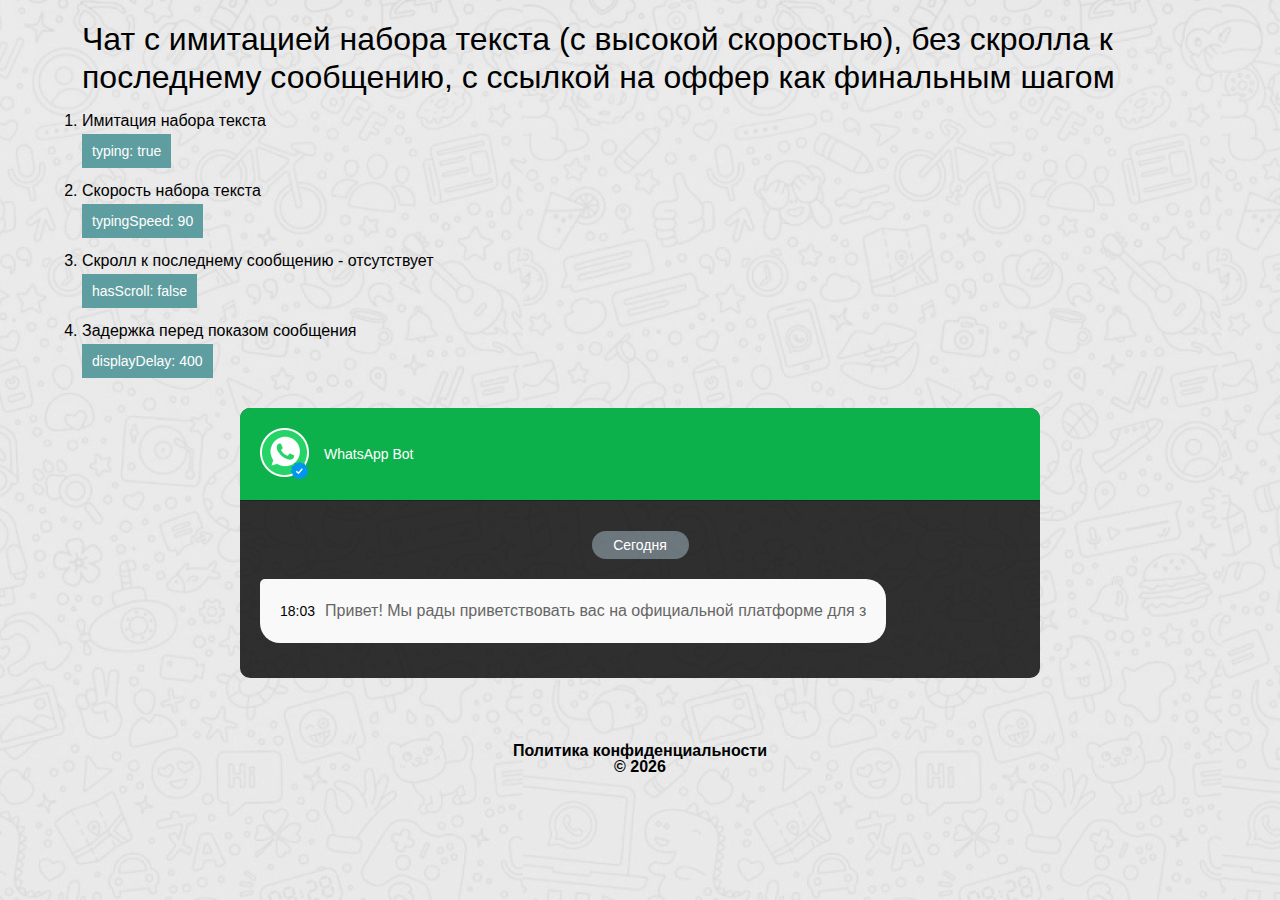
<file: chat3/index.html>
<!DOCTYPE html>
<html  lang="ru">
<head><meta charset="utf-8">
<meta name="viewport" content="width=device-width, initial-scale=1">
<title>WhatsApp Bot</title>
<link rel="preconnect" href="https://fonts.googleapis.com">
<link rel="icon" type="image/png" href="/favicon.png">
<link rel="stylesheet" href="https://fonts.googleapis.com/css2?family=Roboto:wght@300;400;500;700;900&display=swap" crossorigin>
<link rel="preload" as="fetch" crossorigin="anonymous" href="/chat3/_payload.json">
<style>@charset "UTF-8";
/*!
 * Bootstrap v5.1.0 (https://getbootstrap.com/)
 * Copyright 2011-2021 The Bootstrap Authors
 * Copyright 2011-2021 Twitter, Inc.
 * Licensed under MIT (https://github.com/twbs/bootstrap/blob/main/LICENSE)
 */:root{--bs-blue:#0d6efd;--bs-indigo:#6610f2;--bs-purple:#6f42c1;--bs-pink:#d63384;--bs-red:#dc3545;--bs-orange:#fd7e14;--bs-yellow:#ffc107;--bs-green:#198754;--bs-teal:#20c997;--bs-cyan:#0dcaf0;--bs-white:#fff;--bs-gray:#6c757d;--bs-gray-dark:#343a40;--bs-gray-100:#f8f9fa;--bs-gray-200:#e9ecef;--bs-gray-300:#dee2e6;--bs-gray-400:#ced4da;--bs-gray-500:#adb5bd;--bs-gray-600:#6c757d;--bs-gray-700:#495057;--bs-gray-800:#343a40;--bs-gray-900:#212529;--bs-primary:#0d6efd;--bs-secondary:#6c757d;--bs-success:#198754;--bs-info:#0dcaf0;--bs-warning:#ffc107;--bs-danger:#dc3545;--bs-light:#f8f9fa;--bs-dark:#212529;--bs-primary-rgb:13,110,253;--bs-secondary-rgb:108,117,125;--bs-success-rgb:25,135,84;--bs-info-rgb:13,202,240;--bs-warning-rgb:255,193,7;--bs-danger-rgb:220,53,69;--bs-light-rgb:248,249,250;--bs-dark-rgb:33,37,41;--bs-white-rgb:255,255,255;--bs-black-rgb:0,0,0;--bs-body-rgb:33,37,41;--bs-font-sans-serif:system-ui,-apple-system,"Segoe UI",Roboto,"Helvetica Neue",Arial,"Noto Sans","Liberation Sans",sans-serif,"Apple Color Emoji","Segoe UI Emoji","Segoe UI Symbol","Noto Color Emoji";--bs-font-monospace:SFMono-Regular,Menlo,Monaco,Consolas,"Liberation Mono","Courier New",monospace;--bs-gradient:linear-gradient(180deg,hsla(0,0%,100%,.15),hsla(0,0%,100%,0));--bs-body-font-family:var(--bs-font-sans-serif);--bs-body-font-size:1rem;--bs-body-font-weight:400;--bs-body-line-height:1.5;--bs-body-color:#212529;--bs-body-bg:#fff}*,:after,:before{-webkit-box-sizing:border-box;box-sizing:border-box}@media (prefers-reduced-motion:no-preference){:root{scroll-behavior:smooth}}body{-webkit-text-size-adjust:100%;-webkit-tap-highlight-color:transparent;background-color:var(--bs-body-bg);color:var(--bs-body-color);font-family:var(--bs-body-font-family);font-size:var(--bs-body-font-size);font-weight:var(--bs-body-font-weight);line-height:var(--bs-body-line-height);margin:0;text-align:var(--bs-body-text-align)}hr{background-color:currentColor;border:0;color:inherit;margin:1rem 0;opacity:.25}hr:not([size]){height:1px}.h1,.h2,.h3,.h4,.h5,.h6,h1,h2,h3,h4,h5,h6{font-weight:500;line-height:1.2;margin-bottom:.5rem;margin-top:0}.h1,h1{font-size:calc(1.375rem + 1.5vw)}@media (min-width:1200px){.h1,h1{font-size:2.5rem}}.h2,h2{font-size:calc(1.325rem + .9vw)}@media (min-width:1200px){.h2,h2{font-size:2rem}}.h3,h3{font-size:calc(1.3rem + .6vw)}@media (min-width:1200px){.h3,h3{font-size:1.75rem}}.h4,h4{font-size:calc(1.275rem + .3vw)}@media (min-width:1200px){.h4,h4{font-size:1.5rem}}.h5,h5{font-size:1.25rem}.h6,h6{font-size:1rem}p{margin-bottom:1rem;margin-top:0}abbr[data-bs-original-title],abbr[title]{cursor:help;-webkit-text-decoration:underline dotted;text-decoration:underline dotted;-webkit-text-decoration-skip-ink:none;text-decoration-skip-ink:none}address{font-style:normal;line-height:inherit;margin-bottom:1rem}ol,ul{padding-left:2rem}dl,ol,ul{margin-bottom:1rem;margin-top:0}ol ol,ol ul,ul ol,ul ul{margin-bottom:0}dt{font-weight:700}dd{margin-bottom:.5rem;margin-left:0}blockquote{margin:0 0 1rem}b,strong{font-weight:bolder}.small,small{font-size:.875em}.mark,mark{background-color:#fcf8e3;padding:.2em}sub,sup{font-size:.75em;line-height:0;position:relative;vertical-align:baseline}sub{bottom:-.25em}sup{top:-.5em}a{color:#0d6efd;text-decoration:underline}a:hover{color:#0a58ca}a:not([href]):not([class]),a:not([href]):not([class]):hover{color:inherit;text-decoration:none}code,kbd,pre,samp{direction:ltr;font-family:var(--bs-font-monospace);font-size:1em;unicode-bidi:bidi-override}pre{display:block;font-size:.875em;margin-bottom:1rem;margin-top:0;overflow:auto}pre code{color:inherit;font-size:inherit;word-break:normal}code{word-wrap:break-word;color:#d63384;font-size:.875em}a>code{color:inherit}kbd{background-color:#212529;border-radius:.2rem;color:#fff;font-size:.875em;padding:.2rem .4rem}kbd kbd{font-size:1em;font-weight:700;padding:0}figure{margin:0 0 1rem}img,svg{vertical-align:middle}table{border-collapse:collapse;caption-side:bottom}caption{color:#6c757d;padding-bottom:.5rem;padding-top:.5rem;text-align:left}th{text-align:inherit;text-align:-webkit-match-parent}tbody,td,tfoot,th,thead,tr{border:0 solid;border-color:inherit}label{display:inline-block}button{border-radius:0}button:focus:not(:focus-visible){outline:0}button,input,optgroup,select,textarea{font-family:inherit;font-size:inherit;line-height:inherit;margin:0}button,select{text-transform:none}[role=button]{cursor:pointer}select{word-wrap:normal}select:disabled{opacity:1}[list]::-webkit-calendar-picker-indicator{display:none}[type=button],[type=reset],[type=submit],button{-webkit-appearance:button}[type=button]:not(:disabled),[type=reset]:not(:disabled),[type=submit]:not(:disabled),button:not(:disabled){cursor:pointer}::-moz-focus-inner{border-style:none;padding:0}textarea{resize:vertical}fieldset{border:0;margin:0;min-width:0;padding:0}legend{float:left;font-size:calc(1.275rem + .3vw);line-height:inherit;margin-bottom:.5rem;padding:0;width:100%}@media (min-width:1200px){legend{font-size:1.5rem}}legend+*{clear:left}::-webkit-datetime-edit-day-field,::-webkit-datetime-edit-fields-wrapper,::-webkit-datetime-edit-hour-field,::-webkit-datetime-edit-minute,::-webkit-datetime-edit-month-field,::-webkit-datetime-edit-text,::-webkit-datetime-edit-year-field{padding:0}::-webkit-inner-spin-button{height:auto}[type=search]{-webkit-appearance:textfield;outline-offset:-2px}::-webkit-search-decoration{-webkit-appearance:none}::-webkit-color-swatch-wrapper{padding:0}::file-selector-button{font:inherit}::-webkit-file-upload-button{-webkit-appearance:button;font:inherit}output{display:inline-block}iframe{border:0}summary{cursor:pointer;display:list-item}progress{vertical-align:baseline}[hidden]{display:none!important}.lead{font-size:1.25rem;font-weight:300}.display-1{font-size:calc(1.625rem + 4.5vw);font-weight:300;line-height:1.2}@media (min-width:1200px){.display-1{font-size:5rem}}.display-2{font-size:calc(1.575rem + 3.9vw);font-weight:300;line-height:1.2}@media (min-width:1200px){.display-2{font-size:4.5rem}}.display-3{font-size:calc(1.525rem + 3.3vw);font-weight:300;line-height:1.2}@media (min-width:1200px){.display-3{font-size:4rem}}.display-4{font-size:calc(1.475rem + 2.7vw);font-weight:300;line-height:1.2}@media (min-width:1200px){.display-4{font-size:3.5rem}}.display-5{font-size:calc(1.425rem + 2.1vw);font-weight:300;line-height:1.2}@media (min-width:1200px){.display-5{font-size:3rem}}.display-6{font-size:calc(1.375rem + 1.5vw);font-weight:300;line-height:1.2}@media (min-width:1200px){.display-6{font-size:2.5rem}}.list-inline,.list-unstyled{list-style:none;padding-left:0}.list-inline-item{display:inline-block}.list-inline-item:not(:last-child){margin-right:.5rem}.initialism{font-size:.875em;text-transform:uppercase}.blockquote{font-size:1.25rem;margin-bottom:1rem}.blockquote>:last-child{margin-bottom:0}.blockquote-footer{color:#6c757d;font-size:.875em;margin-bottom:1rem;margin-top:-1rem}.blockquote-footer:before{content:"— "}.img-fluid,.img-thumbnail{height:auto;max-width:100%}.img-thumbnail{background-color:#fff;border:1px solid #dee2e6;border-radius:.25rem;padding:.25rem}.figure{display:inline-block}.figure-img{line-height:1;margin-bottom:.5rem}.figure-caption{color:#6c757d;font-size:.875em}.container,.container-fluid,.container-lg,.container-md,.container-sm,.container-xl,.container-xxl{margin-left:auto;margin-right:auto;padding-left:var(--bs-gutter-x,.75rem);padding-right:var(--bs-gutter-x,.75rem);width:100%}@media (min-width:576px){.container,.container-sm{max-width:540px}}@media (min-width:768px){.container,.container-md,.container-sm{max-width:720px}}@media (min-width:992px){.container,.container-lg,.container-md,.container-sm{max-width:960px}}@media (min-width:1200px){.container,.container-lg,.container-md,.container-sm,.container-xl{max-width:1140px}}@media (min-width:1400px){.container,.container-lg,.container-md,.container-sm,.container-xl,.container-xxl{max-width:1320px}}.row{--bs-gutter-x:1.5rem;--bs-gutter-y:0;display:-webkit-box;display:-ms-flexbox;display:flex;-ms-flex-wrap:wrap;flex-wrap:wrap;margin-left:calc(var(--bs-gutter-x)*-.5);margin-right:calc(var(--bs-gutter-x)*-.5);margin-top:calc(var(--bs-gutter-y)*-1)}.row>*{-ms-flex-negative:0;flex-shrink:0;margin-top:var(--bs-gutter-y);max-width:100%;padding-left:calc(var(--bs-gutter-x)*.5);padding-right:calc(var(--bs-gutter-x)*.5);width:100%}.col{-webkit-box-flex:1;-ms-flex:1 0 0%;flex:1 0 0%}.row-cols-auto>*{width:auto}.row-cols-1>*,.row-cols-auto>*{-webkit-box-flex:0;-ms-flex:0 0 auto;flex:0 0 auto}.row-cols-1>*{width:100%}.row-cols-2>*{width:50%}.row-cols-2>*,.row-cols-3>*{-webkit-box-flex:0;-ms-flex:0 0 auto;flex:0 0 auto}.row-cols-3>*{width:33.3333333333%}.row-cols-4>*{width:25%}.row-cols-4>*,.row-cols-5>*{-webkit-box-flex:0;-ms-flex:0 0 auto;flex:0 0 auto}.row-cols-5>*{width:20%}.row-cols-6>*{width:16.6666666667%}.col-auto,.row-cols-6>*{-webkit-box-flex:0;-ms-flex:0 0 auto;flex:0 0 auto}.col-auto{width:auto}.col-1{width:8.33333333%}.col-1,.col-2{-webkit-box-flex:0;-ms-flex:0 0 auto;flex:0 0 auto}.col-2{width:16.66666667%}.col-3{width:25%}.col-3,.col-4{-webkit-box-flex:0;-ms-flex:0 0 auto;flex:0 0 auto}.col-4{width:33.33333333%}.col-5{width:41.66666667%}.col-5,.col-6{-webkit-box-flex:0;-ms-flex:0 0 auto;flex:0 0 auto}.col-6{width:50%}.col-7{width:58.33333333%}.col-7,.col-8{-webkit-box-flex:0;-ms-flex:0 0 auto;flex:0 0 auto}.col-8{width:66.66666667%}.col-9{width:75%}.col-10,.col-9{-webkit-box-flex:0;-ms-flex:0 0 auto;flex:0 0 auto}.col-10{width:83.33333333%}.col-11{width:91.66666667%}.col-11,.col-12{-webkit-box-flex:0;-ms-flex:0 0 auto;flex:0 0 auto}.col-12{width:100%}.offset-1{margin-left:8.33333333%}.offset-2{margin-left:16.66666667%}.offset-3{margin-left:25%}.offset-4{margin-left:33.33333333%}.offset-5{margin-left:41.66666667%}.offset-6{margin-left:50%}.offset-7{margin-left:58.33333333%}.offset-8{margin-left:66.66666667%}.offset-9{margin-left:75%}.offset-10{margin-left:83.33333333%}.offset-11{margin-left:91.66666667%}.g-0,.gx-0{--bs-gutter-x:0}.g-0,.gy-0{--bs-gutter-y:0}.g-1,.gx-1{--bs-gutter-x:0.25rem}.g-1,.gy-1{--bs-gutter-y:0.25rem}.g-2,.gx-2{--bs-gutter-x:0.5rem}.g-2,.gy-2{--bs-gutter-y:0.5rem}.g-3,.gx-3{--bs-gutter-x:1rem}.g-3,.gy-3{--bs-gutter-y:1rem}.g-4,.gx-4{--bs-gutter-x:1.5rem}.g-4,.gy-4{--bs-gutter-y:1.5rem}.g-5,.gx-5{--bs-gutter-x:3rem}.g-5,.gy-5{--bs-gutter-y:3rem}@media (min-width:576px){.col-sm{-webkit-box-flex:1;-ms-flex:1 0 0%;flex:1 0 0%}.row-cols-sm-auto>*{width:auto}.row-cols-sm-1>*,.row-cols-sm-auto>*{-webkit-box-flex:0;-ms-flex:0 0 auto;flex:0 0 auto}.row-cols-sm-1>*{width:100%}.row-cols-sm-2>*{width:50%}.row-cols-sm-2>*,.row-cols-sm-3>*{-webkit-box-flex:0;-ms-flex:0 0 auto;flex:0 0 auto}.row-cols-sm-3>*{width:33.3333333333%}.row-cols-sm-4>*{width:25%}.row-cols-sm-4>*,.row-cols-sm-5>*{-webkit-box-flex:0;-ms-flex:0 0 auto;flex:0 0 auto}.row-cols-sm-5>*{width:20%}.row-cols-sm-6>*{width:16.6666666667%}.col-sm-auto,.row-cols-sm-6>*{-webkit-box-flex:0;-ms-flex:0 0 auto;flex:0 0 auto}.col-sm-auto{width:auto}.col-sm-1{width:8.33333333%}.col-sm-1,.col-sm-2{-webkit-box-flex:0;-ms-flex:0 0 auto;flex:0 0 auto}.col-sm-2{width:16.66666667%}.col-sm-3{width:25%}.col-sm-3,.col-sm-4{-webkit-box-flex:0;-ms-flex:0 0 auto;flex:0 0 auto}.col-sm-4{width:33.33333333%}.col-sm-5{width:41.66666667%}.col-sm-5,.col-sm-6{-webkit-box-flex:0;-ms-flex:0 0 auto;flex:0 0 auto}.col-sm-6{width:50%}.col-sm-7{width:58.33333333%}.col-sm-7,.col-sm-8{-webkit-box-flex:0;-ms-flex:0 0 auto;flex:0 0 auto}.col-sm-8{width:66.66666667%}.col-sm-9{width:75%}.col-sm-10,.col-sm-9{-webkit-box-flex:0;-ms-flex:0 0 auto;flex:0 0 auto}.col-sm-10{width:83.33333333%}.col-sm-11{width:91.66666667%}.col-sm-11,.col-sm-12{-webkit-box-flex:0;-ms-flex:0 0 auto;flex:0 0 auto}.col-sm-12{width:100%}.offset-sm-0{margin-left:0}.offset-sm-1{margin-left:8.33333333%}.offset-sm-2{margin-left:16.66666667%}.offset-sm-3{margin-left:25%}.offset-sm-4{margin-left:33.33333333%}.offset-sm-5{margin-left:41.66666667%}.offset-sm-6{margin-left:50%}.offset-sm-7{margin-left:58.33333333%}.offset-sm-8{margin-left:66.66666667%}.offset-sm-9{margin-left:75%}.offset-sm-10{margin-left:83.33333333%}.offset-sm-11{margin-left:91.66666667%}.g-sm-0,.gx-sm-0{--bs-gutter-x:0}.g-sm-0,.gy-sm-0{--bs-gutter-y:0}.g-sm-1,.gx-sm-1{--bs-gutter-x:0.25rem}.g-sm-1,.gy-sm-1{--bs-gutter-y:0.25rem}.g-sm-2,.gx-sm-2{--bs-gutter-x:0.5rem}.g-sm-2,.gy-sm-2{--bs-gutter-y:0.5rem}.g-sm-3,.gx-sm-3{--bs-gutter-x:1rem}.g-sm-3,.gy-sm-3{--bs-gutter-y:1rem}.g-sm-4,.gx-sm-4{--bs-gutter-x:1.5rem}.g-sm-4,.gy-sm-4{--bs-gutter-y:1.5rem}.g-sm-5,.gx-sm-5{--bs-gutter-x:3rem}.g-sm-5,.gy-sm-5{--bs-gutter-y:3rem}}@media (min-width:768px){.col-md{-webkit-box-flex:1;-ms-flex:1 0 0%;flex:1 0 0%}.row-cols-md-auto>*{width:auto}.row-cols-md-1>*,.row-cols-md-auto>*{-webkit-box-flex:0;-ms-flex:0 0 auto;flex:0 0 auto}.row-cols-md-1>*{width:100%}.row-cols-md-2>*{width:50%}.row-cols-md-2>*,.row-cols-md-3>*{-webkit-box-flex:0;-ms-flex:0 0 auto;flex:0 0 auto}.row-cols-md-3>*{width:33.3333333333%}.row-cols-md-4>*{width:25%}.row-cols-md-4>*,.row-cols-md-5>*{-webkit-box-flex:0;-ms-flex:0 0 auto;flex:0 0 auto}.row-cols-md-5>*{width:20%}.row-cols-md-6>*{width:16.6666666667%}.col-md-auto,.row-cols-md-6>*{-webkit-box-flex:0;-ms-flex:0 0 auto;flex:0 0 auto}.col-md-auto{width:auto}.col-md-1{width:8.33333333%}.col-md-1,.col-md-2{-webkit-box-flex:0;-ms-flex:0 0 auto;flex:0 0 auto}.col-md-2{width:16.66666667%}.col-md-3{width:25%}.col-md-3,.col-md-4{-webkit-box-flex:0;-ms-flex:0 0 auto;flex:0 0 auto}.col-md-4{width:33.33333333%}.col-md-5{width:41.66666667%}.col-md-5,.col-md-6{-webkit-box-flex:0;-ms-flex:0 0 auto;flex:0 0 auto}.col-md-6{width:50%}.col-md-7{width:58.33333333%}.col-md-7,.col-md-8{-webkit-box-flex:0;-ms-flex:0 0 auto;flex:0 0 auto}.col-md-8{width:66.66666667%}.col-md-9{width:75%}.col-md-10,.col-md-9{-webkit-box-flex:0;-ms-flex:0 0 auto;flex:0 0 auto}.col-md-10{width:83.33333333%}.col-md-11{width:91.66666667%}.col-md-11,.col-md-12{-webkit-box-flex:0;-ms-flex:0 0 auto;flex:0 0 auto}.col-md-12{width:100%}.offset-md-0{margin-left:0}.offset-md-1{margin-left:8.33333333%}.offset-md-2{margin-left:16.66666667%}.offset-md-3{margin-left:25%}.offset-md-4{margin-left:33.33333333%}.offset-md-5{margin-left:41.66666667%}.offset-md-6{margin-left:50%}.offset-md-7{margin-left:58.33333333%}.offset-md-8{margin-left:66.66666667%}.offset-md-9{margin-left:75%}.offset-md-10{margin-left:83.33333333%}.offset-md-11{margin-left:91.66666667%}.g-md-0,.gx-md-0{--bs-gutter-x:0}.g-md-0,.gy-md-0{--bs-gutter-y:0}.g-md-1,.gx-md-1{--bs-gutter-x:0.25rem}.g-md-1,.gy-md-1{--bs-gutter-y:0.25rem}.g-md-2,.gx-md-2{--bs-gutter-x:0.5rem}.g-md-2,.gy-md-2{--bs-gutter-y:0.5rem}.g-md-3,.gx-md-3{--bs-gutter-x:1rem}.g-md-3,.gy-md-3{--bs-gutter-y:1rem}.g-md-4,.gx-md-4{--bs-gutter-x:1.5rem}.g-md-4,.gy-md-4{--bs-gutter-y:1.5rem}.g-md-5,.gx-md-5{--bs-gutter-x:3rem}.g-md-5,.gy-md-5{--bs-gutter-y:3rem}}@media (min-width:992px){.col-lg{-webkit-box-flex:1;-ms-flex:1 0 0%;flex:1 0 0%}.row-cols-lg-auto>*{width:auto}.row-cols-lg-1>*,.row-cols-lg-auto>*{-webkit-box-flex:0;-ms-flex:0 0 auto;flex:0 0 auto}.row-cols-lg-1>*{width:100%}.row-cols-lg-2>*{width:50%}.row-cols-lg-2>*,.row-cols-lg-3>*{-webkit-box-flex:0;-ms-flex:0 0 auto;flex:0 0 auto}.row-cols-lg-3>*{width:33.3333333333%}.row-cols-lg-4>*{width:25%}.row-cols-lg-4>*,.row-cols-lg-5>*{-webkit-box-flex:0;-ms-flex:0 0 auto;flex:0 0 auto}.row-cols-lg-5>*{width:20%}.row-cols-lg-6>*{width:16.6666666667%}.col-lg-auto,.row-cols-lg-6>*{-webkit-box-flex:0;-ms-flex:0 0 auto;flex:0 0 auto}.col-lg-auto{width:auto}.col-lg-1{width:8.33333333%}.col-lg-1,.col-lg-2{-webkit-box-flex:0;-ms-flex:0 0 auto;flex:0 0 auto}.col-lg-2{width:16.66666667%}.col-lg-3{width:25%}.col-lg-3,.col-lg-4{-webkit-box-flex:0;-ms-flex:0 0 auto;flex:0 0 auto}.col-lg-4{width:33.33333333%}.col-lg-5{width:41.66666667%}.col-lg-5,.col-lg-6{-webkit-box-flex:0;-ms-flex:0 0 auto;flex:0 0 auto}.col-lg-6{width:50%}.col-lg-7{width:58.33333333%}.col-lg-7,.col-lg-8{-webkit-box-flex:0;-ms-flex:0 0 auto;flex:0 0 auto}.col-lg-8{width:66.66666667%}.col-lg-9{width:75%}.col-lg-10,.col-lg-9{-webkit-box-flex:0;-ms-flex:0 0 auto;flex:0 0 auto}.col-lg-10{width:83.33333333%}.col-lg-11{width:91.66666667%}.col-lg-11,.col-lg-12{-webkit-box-flex:0;-ms-flex:0 0 auto;flex:0 0 auto}.col-lg-12{width:100%}.offset-lg-0{margin-left:0}.offset-lg-1{margin-left:8.33333333%}.offset-lg-2{margin-left:16.66666667%}.offset-lg-3{margin-left:25%}.offset-lg-4{margin-left:33.33333333%}.offset-lg-5{margin-left:41.66666667%}.offset-lg-6{margin-left:50%}.offset-lg-7{margin-left:58.33333333%}.offset-lg-8{margin-left:66.66666667%}.offset-lg-9{margin-left:75%}.offset-lg-10{margin-left:83.33333333%}.offset-lg-11{margin-left:91.66666667%}.g-lg-0,.gx-lg-0{--bs-gutter-x:0}.g-lg-0,.gy-lg-0{--bs-gutter-y:0}.g-lg-1,.gx-lg-1{--bs-gutter-x:0.25rem}.g-lg-1,.gy-lg-1{--bs-gutter-y:0.25rem}.g-lg-2,.gx-lg-2{--bs-gutter-x:0.5rem}.g-lg-2,.gy-lg-2{--bs-gutter-y:0.5rem}.g-lg-3,.gx-lg-3{--bs-gutter-x:1rem}.g-lg-3,.gy-lg-3{--bs-gutter-y:1rem}.g-lg-4,.gx-lg-4{--bs-gutter-x:1.5rem}.g-lg-4,.gy-lg-4{--bs-gutter-y:1.5rem}.g-lg-5,.gx-lg-5{--bs-gutter-x:3rem}.g-lg-5,.gy-lg-5{--bs-gutter-y:3rem}}@media (min-width:1200px){.col-xl{-webkit-box-flex:1;-ms-flex:1 0 0%;flex:1 0 0%}.row-cols-xl-auto>*{width:auto}.row-cols-xl-1>*,.row-cols-xl-auto>*{-webkit-box-flex:0;-ms-flex:0 0 auto;flex:0 0 auto}.row-cols-xl-1>*{width:100%}.row-cols-xl-2>*{width:50%}.row-cols-xl-2>*,.row-cols-xl-3>*{-webkit-box-flex:0;-ms-flex:0 0 auto;flex:0 0 auto}.row-cols-xl-3>*{width:33.3333333333%}.row-cols-xl-4>*{width:25%}.row-cols-xl-4>*,.row-cols-xl-5>*{-webkit-box-flex:0;-ms-flex:0 0 auto;flex:0 0 auto}.row-cols-xl-5>*{width:20%}.row-cols-xl-6>*{width:16.6666666667%}.col-xl-auto,.row-cols-xl-6>*{-webkit-box-flex:0;-ms-flex:0 0 auto;flex:0 0 auto}.col-xl-auto{width:auto}.col-xl-1{width:8.33333333%}.col-xl-1,.col-xl-2{-webkit-box-flex:0;-ms-flex:0 0 auto;flex:0 0 auto}.col-xl-2{width:16.66666667%}.col-xl-3{width:25%}.col-xl-3,.col-xl-4{-webkit-box-flex:0;-ms-flex:0 0 auto;flex:0 0 auto}.col-xl-4{width:33.33333333%}.col-xl-5{width:41.66666667%}.col-xl-5,.col-xl-6{-webkit-box-flex:0;-ms-flex:0 0 auto;flex:0 0 auto}.col-xl-6{width:50%}.col-xl-7{width:58.33333333%}.col-xl-7,.col-xl-8{-webkit-box-flex:0;-ms-flex:0 0 auto;flex:0 0 auto}.col-xl-8{width:66.66666667%}.col-xl-9{width:75%}.col-xl-10,.col-xl-9{-webkit-box-flex:0;-ms-flex:0 0 auto;flex:0 0 auto}.col-xl-10{width:83.33333333%}.col-xl-11{width:91.66666667%}.col-xl-11,.col-xl-12{-webkit-box-flex:0;-ms-flex:0 0 auto;flex:0 0 auto}.col-xl-12{width:100%}.offset-xl-0{margin-left:0}.offset-xl-1{margin-left:8.33333333%}.offset-xl-2{margin-left:16.66666667%}.offset-xl-3{margin-left:25%}.offset-xl-4{margin-left:33.33333333%}.offset-xl-5{margin-left:41.66666667%}.offset-xl-6{margin-left:50%}.offset-xl-7{margin-left:58.33333333%}.offset-xl-8{margin-left:66.66666667%}.offset-xl-9{margin-left:75%}.offset-xl-10{margin-left:83.33333333%}.offset-xl-11{margin-left:91.66666667%}.g-xl-0,.gx-xl-0{--bs-gutter-x:0}.g-xl-0,.gy-xl-0{--bs-gutter-y:0}.g-xl-1,.gx-xl-1{--bs-gutter-x:0.25rem}.g-xl-1,.gy-xl-1{--bs-gutter-y:0.25rem}.g-xl-2,.gx-xl-2{--bs-gutter-x:0.5rem}.g-xl-2,.gy-xl-2{--bs-gutter-y:0.5rem}.g-xl-3,.gx-xl-3{--bs-gutter-x:1rem}.g-xl-3,.gy-xl-3{--bs-gutter-y:1rem}.g-xl-4,.gx-xl-4{--bs-gutter-x:1.5rem}.g-xl-4,.gy-xl-4{--bs-gutter-y:1.5rem}.g-xl-5,.gx-xl-5{--bs-gutter-x:3rem}.g-xl-5,.gy-xl-5{--bs-gutter-y:3rem}}@media (min-width:1400px){.col-xxl{-webkit-box-flex:1;-ms-flex:1 0 0%;flex:1 0 0%}.row-cols-xxl-auto>*{width:auto}.row-cols-xxl-1>*,.row-cols-xxl-auto>*{-webkit-box-flex:0;-ms-flex:0 0 auto;flex:0 0 auto}.row-cols-xxl-1>*{width:100%}.row-cols-xxl-2>*{width:50%}.row-cols-xxl-2>*,.row-cols-xxl-3>*{-webkit-box-flex:0;-ms-flex:0 0 auto;flex:0 0 auto}.row-cols-xxl-3>*{width:33.3333333333%}.row-cols-xxl-4>*{width:25%}.row-cols-xxl-4>*,.row-cols-xxl-5>*{-webkit-box-flex:0;-ms-flex:0 0 auto;flex:0 0 auto}.row-cols-xxl-5>*{width:20%}.row-cols-xxl-6>*{width:16.6666666667%}.col-xxl-auto,.row-cols-xxl-6>*{-webkit-box-flex:0;-ms-flex:0 0 auto;flex:0 0 auto}.col-xxl-auto{width:auto}.col-xxl-1{width:8.33333333%}.col-xxl-1,.col-xxl-2{-webkit-box-flex:0;-ms-flex:0 0 auto;flex:0 0 auto}.col-xxl-2{width:16.66666667%}.col-xxl-3{width:25%}.col-xxl-3,.col-xxl-4{-webkit-box-flex:0;-ms-flex:0 0 auto;flex:0 0 auto}.col-xxl-4{width:33.33333333%}.col-xxl-5{width:41.66666667%}.col-xxl-5,.col-xxl-6{-webkit-box-flex:0;-ms-flex:0 0 auto;flex:0 0 auto}.col-xxl-6{width:50%}.col-xxl-7{width:58.33333333%}.col-xxl-7,.col-xxl-8{-webkit-box-flex:0;-ms-flex:0 0 auto;flex:0 0 auto}.col-xxl-8{width:66.66666667%}.col-xxl-9{width:75%}.col-xxl-10,.col-xxl-9{-webkit-box-flex:0;-ms-flex:0 0 auto;flex:0 0 auto}.col-xxl-10{width:83.33333333%}.col-xxl-11{width:91.66666667%}.col-xxl-11,.col-xxl-12{-webkit-box-flex:0;-ms-flex:0 0 auto;flex:0 0 auto}.col-xxl-12{width:100%}.offset-xxl-0{margin-left:0}.offset-xxl-1{margin-left:8.33333333%}.offset-xxl-2{margin-left:16.66666667%}.offset-xxl-3{margin-left:25%}.offset-xxl-4{margin-left:33.33333333%}.offset-xxl-5{margin-left:41.66666667%}.offset-xxl-6{margin-left:50%}.offset-xxl-7{margin-left:58.33333333%}.offset-xxl-8{margin-left:66.66666667%}.offset-xxl-9{margin-left:75%}.offset-xxl-10{margin-left:83.33333333%}.offset-xxl-11{margin-left:91.66666667%}.g-xxl-0,.gx-xxl-0{--bs-gutter-x:0}.g-xxl-0,.gy-xxl-0{--bs-gutter-y:0}.g-xxl-1,.gx-xxl-1{--bs-gutter-x:0.25rem}.g-xxl-1,.gy-xxl-1{--bs-gutter-y:0.25rem}.g-xxl-2,.gx-xxl-2{--bs-gutter-x:0.5rem}.g-xxl-2,.gy-xxl-2{--bs-gutter-y:0.5rem}.g-xxl-3,.gx-xxl-3{--bs-gutter-x:1rem}.g-xxl-3,.gy-xxl-3{--bs-gutter-y:1rem}.g-xxl-4,.gx-xxl-4{--bs-gutter-x:1.5rem}.g-xxl-4,.gy-xxl-4{--bs-gutter-y:1.5rem}.g-xxl-5,.gx-xxl-5{--bs-gutter-x:3rem}.g-xxl-5,.gy-xxl-5{--bs-gutter-y:3rem}}.table{--bs-table-bg:transparent;--bs-table-accent-bg:transparent;--bs-table-striped-color:#212529;--bs-table-striped-bg:rgba(0,0,0,.05);--bs-table-active-color:#212529;--bs-table-active-bg:rgba(0,0,0,.1);--bs-table-hover-color:#212529;--bs-table-hover-bg:rgba(0,0,0,.075);border-color:#dee2e6;color:#212529;margin-bottom:1rem;vertical-align:top;width:100%}.table>:not(caption)>*>*{background-color:var(--bs-table-bg);border-bottom-width:1px;-webkit-box-shadow:inset 0 0 0 9999px var(--bs-table-accent-bg);box-shadow:inset 0 0 0 9999px var(--bs-table-accent-bg);padding:.5rem}.table>tbody{vertical-align:inherit}.table>thead{vertical-align:bottom}.table>:not(:last-child)>:last-child>*{border-bottom-color:currentColor}.caption-top{caption-side:top}.table-sm>:not(caption)>*>*{padding:.25rem}.table-bordered>:not(caption)>*{border-width:1px 0}.table-bordered>:not(caption)>*>*{border-width:0 1px}.table-borderless>:not(caption)>*>*{border-bottom-width:0}.table-striped>tbody>tr:nth-of-type(odd){--bs-table-accent-bg:var(--bs-table-striped-bg);color:var(--bs-table-striped-color)}.table-active{--bs-table-accent-bg:var(--bs-table-active-bg);color:var(--bs-table-active-color)}.table-hover>tbody>tr:hover{--bs-table-accent-bg:var(--bs-table-hover-bg);color:var(--bs-table-hover-color)}.table-primary{--bs-table-bg:#cfe2ff;--bs-table-striped-bg:#c5d7f2;--bs-table-striped-color:#000;--bs-table-active-bg:#bacbe6;--bs-table-active-color:#000;--bs-table-hover-bg:#bfd1ec;--bs-table-hover-color:#000;border-color:#bacbe6;color:#000}.table-secondary{--bs-table-bg:#e2e3e5;--bs-table-striped-bg:#d7d8da;--bs-table-striped-color:#000;--bs-table-active-bg:#cbccce;--bs-table-active-color:#000;--bs-table-hover-bg:#d1d2d4;--bs-table-hover-color:#000;border-color:#cbccce;color:#000}.table-success{--bs-table-bg:#d1e7dd;--bs-table-striped-bg:#c7dbd2;--bs-table-striped-color:#000;--bs-table-active-bg:#bcd0c7;--bs-table-active-color:#000;--bs-table-hover-bg:#c1d6cc;--bs-table-hover-color:#000;border-color:#bcd0c7;color:#000}.table-info{--bs-table-bg:#cff4fc;--bs-table-striped-bg:#c5e8ef;--bs-table-striped-color:#000;--bs-table-active-bg:#badce3;--bs-table-active-color:#000;--bs-table-hover-bg:#bfe2e9;--bs-table-hover-color:#000;border-color:#badce3;color:#000}.table-warning{--bs-table-bg:#fff3cd;--bs-table-striped-bg:#f2e7c3;--bs-table-striped-color:#000;--bs-table-active-bg:#e6dbb9;--bs-table-active-color:#000;--bs-table-hover-bg:#ece1be;--bs-table-hover-color:#000;border-color:#e6dbb9;color:#000}.table-danger{--bs-table-bg:#f8d7da;--bs-table-striped-bg:#eccccf;--bs-table-striped-color:#000;--bs-table-active-bg:#dfc2c4;--bs-table-active-color:#000;--bs-table-hover-bg:#e5c7ca;--bs-table-hover-color:#000;border-color:#dfc2c4;color:#000}.table-light{--bs-table-bg:#f8f9fa;--bs-table-striped-bg:#ecedee;--bs-table-striped-color:#000;--bs-table-active-bg:#dfe0e1;--bs-table-active-color:#000;--bs-table-hover-bg:#e5e6e7;--bs-table-hover-color:#000;border-color:#dfe0e1;color:#000}.table-dark{--bs-table-bg:#212529;--bs-table-striped-bg:#2c3034;--bs-table-striped-color:#fff;--bs-table-active-bg:#373b3e;--bs-table-active-color:#fff;--bs-table-hover-bg:#323539;--bs-table-hover-color:#fff;border-color:#373b3e;color:#fff}.table-responsive{-webkit-overflow-scrolling:touch;overflow-x:auto}@media (max-width:575.98px){.table-responsive-sm{-webkit-overflow-scrolling:touch;overflow-x:auto}}@media (max-width:767.98px){.table-responsive-md{-webkit-overflow-scrolling:touch;overflow-x:auto}}@media (max-width:991.98px){.table-responsive-lg{-webkit-overflow-scrolling:touch;overflow-x:auto}}@media (max-width:1199.98px){.table-responsive-xl{-webkit-overflow-scrolling:touch;overflow-x:auto}}@media (max-width:1399.98px){.table-responsive-xxl{-webkit-overflow-scrolling:touch;overflow-x:auto}}.form-label{margin-bottom:.5rem}.col-form-label{font-size:inherit;line-height:1.5;margin-bottom:0;padding-bottom:calc(.375rem + 1px);padding-top:calc(.375rem + 1px)}.col-form-label-lg{font-size:1.25rem;padding-bottom:calc(.5rem + 1px);padding-top:calc(.5rem + 1px)}.col-form-label-sm{font-size:.875rem;padding-bottom:calc(.25rem + 1px);padding-top:calc(.25rem + 1px)}.form-text{color:#6c757d;font-size:.875em;margin-top:.25rem}.form-control{-webkit-appearance:none;-moz-appearance:none;appearance:none;background-clip:padding-box;background-color:#fff;border:1px solid #ced4da;border-radius:.25rem;color:#212529;display:block;font-size:1rem;font-weight:400;line-height:1.5;padding:.375rem .75rem;-webkit-transition:border-color .15s ease-in-out,-webkit-box-shadow .15s ease-in-out;transition:border-color .15s ease-in-out,-webkit-box-shadow .15s ease-in-out;transition:border-color .15s ease-in-out,box-shadow .15s ease-in-out;transition:border-color .15s ease-in-out,box-shadow .15s ease-in-out,-webkit-box-shadow .15s ease-in-out;width:100%}@media (prefers-reduced-motion:reduce){.form-control{-webkit-transition:none;transition:none}}.form-control[type=file]{overflow:hidden}.form-control[type=file]:not(:disabled):not([readonly]){cursor:pointer}.form-control:focus{background-color:#fff;border-color:#86b7fe;-webkit-box-shadow:0 0 0 .25rem rgba(13,110,253,.25);box-shadow:0 0 0 .25rem rgba(13,110,253,.25);color:#212529;outline:0}.form-control::-webkit-date-and-time-value{height:1.5em}.form-control::-moz-placeholder{color:#6c757d;opacity:1}.form-control::-webkit-input-placeholder{color:#6c757d;opacity:1}.form-control:-ms-input-placeholder{color:#6c757d;opacity:1}.form-control::-ms-input-placeholder{color:#6c757d;opacity:1}.form-control::placeholder{color:#6c757d;opacity:1}.form-control:disabled,.form-control[readonly]{background-color:#e9ecef;opacity:1}.form-control::file-selector-button{-webkit-margin-end:.75rem;background-color:#e9ecef;border:0 solid;border-color:inherit;border-inline-end-width:1px;border-radius:0;color:#212529;margin:-.375rem -.75rem;margin-inline-end:.75rem;padding:.375rem .75rem;pointer-events:none;-webkit-transition:color .15s ease-in-out,background-color .15s ease-in-out,border-color .15s ease-in-out,-webkit-box-shadow .15s ease-in-out;transition:color .15s ease-in-out,background-color .15s ease-in-out,border-color .15s ease-in-out,-webkit-box-shadow .15s ease-in-out;transition:color .15s ease-in-out,background-color .15s ease-in-out,border-color .15s ease-in-out,box-shadow .15s ease-in-out;transition:color .15s ease-in-out,background-color .15s ease-in-out,border-color .15s ease-in-out,box-shadow .15s ease-in-out,-webkit-box-shadow .15s ease-in-out}@media (prefers-reduced-motion:reduce){.form-control::-webkit-file-upload-button{-webkit-transition:none;transition:none}.form-control::file-selector-button{-webkit-transition:none;transition:none}}.form-control:hover:not(:disabled):not([readonly])::file-selector-button{background-color:#dde0e3}.form-control::-webkit-file-upload-button{-webkit-margin-end:.75rem;background-color:#e9ecef;border:0 solid;border-color:inherit;border-inline-end-width:1px;border-radius:0;color:#212529;margin:-.375rem -.75rem;margin-inline-end:.75rem;padding:.375rem .75rem;pointer-events:none;-webkit-transition:color .15s ease-in-out,background-color .15s ease-in-out,border-color .15s ease-in-out,box-shadow .15s ease-in-out;-webkit-transition:color .15s ease-in-out,background-color .15s ease-in-out,border-color .15s ease-in-out,-webkit-box-shadow .15s ease-in-out;transition:color .15s ease-in-out,background-color .15s ease-in-out,border-color .15s ease-in-out,-webkit-box-shadow .15s ease-in-out;transition:color .15s ease-in-out,background-color .15s ease-in-out,border-color .15s ease-in-out,box-shadow .15s ease-in-out;transition:color .15s ease-in-out,background-color .15s ease-in-out,border-color .15s ease-in-out,box-shadow .15s ease-in-out,-webkit-box-shadow .15s ease-in-out}@media (prefers-reduced-motion:reduce){.form-control::-webkit-file-upload-button{-webkit-transition:none;transition:none}}.form-control:hover:not(:disabled):not([readonly])::-webkit-file-upload-button{background-color:#dde0e3}.form-control-plaintext{background-color:transparent;border:solid transparent;border-width:1px 0;color:#212529;display:block;line-height:1.5;margin-bottom:0;padding:.375rem 0;width:100%}.form-control-plaintext.form-control-lg,.form-control-plaintext.form-control-sm{padding-left:0;padding-right:0}.form-control-sm{border-radius:.2rem;font-size:.875rem;min-height:calc(1.5em + .5rem + 2px);padding:.25rem .5rem}.form-control-sm::file-selector-button{-webkit-margin-end:.5rem;margin:-.25rem -.5rem;margin-inline-end:.5rem;padding:.25rem .5rem}.form-control-sm::-webkit-file-upload-button{-webkit-margin-end:.5rem;margin:-.25rem -.5rem;margin-inline-end:.5rem;padding:.25rem .5rem}.form-control-lg{border-radius:.3rem;font-size:1.25rem;min-height:calc(1.5em + 1rem + 2px);padding:.5rem 1rem}.form-control-lg::file-selector-button{-webkit-margin-end:1rem;margin:-.5rem -1rem;margin-inline-end:1rem;padding:.5rem 1rem}.form-control-lg::-webkit-file-upload-button{-webkit-margin-end:1rem;margin:-.5rem -1rem;margin-inline-end:1rem;padding:.5rem 1rem}textarea.form-control{min-height:calc(1.5em + .75rem + 2px)}textarea.form-control-sm{min-height:calc(1.5em + .5rem + 2px)}textarea.form-control-lg{min-height:calc(1.5em + 1rem + 2px)}.form-control-color{height:auto;padding:.375rem;width:3rem}.form-control-color:not(:disabled):not([readonly]){cursor:pointer}.form-control-color::-moz-color-swatch{border-radius:.25rem;height:1.5em}.form-control-color::-webkit-color-swatch{border-radius:.25rem;height:1.5em}.form-select{-moz-padding-start:calc(.75rem - 3px);-webkit-appearance:none;-moz-appearance:none;appearance:none;background-color:#fff;background-image:url("data:image/svg+xml;charset=utf-8,%3Csvg xmlns='http://www.w3.org/2000/svg' viewBox='0 0 16 16'%3E%3Cpath fill='none' stroke='%23343a40' stroke-linecap='round' stroke-linejoin='round' stroke-width='2' d='m2 5 6 6 6-6'/%3E%3C/svg%3E");background-position:right .75rem center;background-repeat:no-repeat;background-size:16px 12px;border:1px solid #ced4da;border-radius:.25rem;color:#212529;display:block;font-size:1rem;font-weight:400;line-height:1.5;padding:.375rem 2.25rem .375rem .75rem;-webkit-transition:border-color .15s ease-in-out,-webkit-box-shadow .15s ease-in-out;transition:border-color .15s ease-in-out,-webkit-box-shadow .15s ease-in-out;transition:border-color .15s ease-in-out,box-shadow .15s ease-in-out;transition:border-color .15s ease-in-out,box-shadow .15s ease-in-out,-webkit-box-shadow .15s ease-in-out;width:100%}@media (prefers-reduced-motion:reduce){.form-select{-webkit-transition:none;transition:none}}.form-select:focus{border-color:#86b7fe;-webkit-box-shadow:0 0 0 .25rem rgba(13,110,253,.25);box-shadow:0 0 0 .25rem rgba(13,110,253,.25);outline:0}.form-select[multiple],.form-select[size]:not([size="1"]){background-image:none;padding-right:.75rem}.form-select:disabled{background-color:#e9ecef}.form-select:-moz-focusring{color:transparent;text-shadow:0 0 0 #212529}.form-select-sm{font-size:.875rem;padding-bottom:.25rem;padding-left:.5rem;padding-top:.25rem}.form-select-lg{font-size:1.25rem;padding-bottom:.5rem;padding-left:1rem;padding-top:.5rem}.form-check{display:block;margin-bottom:.125rem;min-height:1.5rem;padding-left:1.5em}.form-check .form-check-input{float:left;margin-left:-1.5em}.form-check-input{color-adjust:exact;-webkit-appearance:none;-moz-appearance:none;appearance:none;background-color:#fff;background-position:50%;background-repeat:no-repeat;background-size:contain;border:1px solid rgba(0,0,0,.25);height:1em;margin-top:.25em;-webkit-print-color-adjust:exact;vertical-align:top;width:1em}.form-check-input[type=checkbox]{border-radius:.25em}.form-check-input[type=radio]{border-radius:50%}.form-check-input:active{-webkit-filter:brightness(90%);filter:brightness(90%)}.form-check-input:focus{border-color:#86b7fe;-webkit-box-shadow:0 0 0 .25rem rgba(13,110,253,.25);box-shadow:0 0 0 .25rem rgba(13,110,253,.25);outline:0}.form-check-input:checked{background-color:#0d6efd;border-color:#0d6efd}.form-check-input:checked[type=checkbox]{background-image:url("data:image/svg+xml;charset=utf-8,%3Csvg xmlns='http://www.w3.org/2000/svg' viewBox='0 0 20 20'%3E%3Cpath fill='none' stroke='%23fff' stroke-linecap='round' stroke-linejoin='round' stroke-width='3' d='m6 10 3 3 6-6'/%3E%3C/svg%3E")}.form-check-input:checked[type=radio]{background-image:url("data:image/svg+xml;charset=utf-8,%3Csvg xmlns='http://www.w3.org/2000/svg' viewBox='-4 -4 8 8'%3E%3Ccircle r='2' fill='%23fff'/%3E%3C/svg%3E")}.form-check-input[type=checkbox]:indeterminate{background-color:#0d6efd;background-image:url("data:image/svg+xml;charset=utf-8,%3Csvg xmlns='http://www.w3.org/2000/svg' viewBox='0 0 20 20'%3E%3Cpath fill='none' stroke='%23fff' stroke-linecap='round' stroke-linejoin='round' stroke-width='3' d='M6 10h8'/%3E%3C/svg%3E");border-color:#0d6efd}.form-check-input:disabled{-webkit-filter:none;filter:none;opacity:.5;pointer-events:none}.form-check-input:disabled~.form-check-label,.form-check-input[disabled]~.form-check-label{opacity:.5}.form-switch{padding-left:2.5em}.form-switch .form-check-input{background-image:url("data:image/svg+xml;charset=utf-8,%3Csvg xmlns='http://www.w3.org/2000/svg' viewBox='-4 -4 8 8'%3E%3Ccircle r='3' fill='rgba(0, 0, 0, 0.25)'/%3E%3C/svg%3E");background-position:0;border-radius:2em;margin-left:-2.5em;-webkit-transition:background-position .15s ease-in-out;transition:background-position .15s ease-in-out;width:2em}@media (prefers-reduced-motion:reduce){.form-switch .form-check-input{-webkit-transition:none;transition:none}}.form-switch .form-check-input:focus{background-image:url("data:image/svg+xml;charset=utf-8,%3Csvg xmlns='http://www.w3.org/2000/svg' viewBox='-4 -4 8 8'%3E%3Ccircle r='3' fill='%2386b7fe'/%3E%3C/svg%3E")}.form-switch .form-check-input:checked{background-image:url("data:image/svg+xml;charset=utf-8,%3Csvg xmlns='http://www.w3.org/2000/svg' viewBox='-4 -4 8 8'%3E%3Ccircle r='3' fill='%23fff'/%3E%3C/svg%3E");background-position:100%}.form-check-inline{display:inline-block;margin-right:1rem}.btn-check{clip:rect(0,0,0,0);pointer-events:none;position:absolute}.btn-check:disabled+.btn,.btn-check[disabled]+.btn{-webkit-filter:none;filter:none;opacity:.65;pointer-events:none}.form-range{-webkit-appearance:none;-moz-appearance:none;appearance:none;background-color:transparent;height:1.5rem;padding:0;width:100%}.form-range:focus{outline:0}.form-range:focus::-webkit-slider-thumb{-webkit-box-shadow:0 0 0 1px #fff,0 0 0 .25rem rgba(13,110,253,.25);box-shadow:0 0 0 1px #fff,0 0 0 .25rem rgba(13,110,253,.25)}.form-range:focus::-moz-range-thumb{box-shadow:0 0 0 1px #fff,0 0 0 .25rem rgba(13,110,253,.25)}.form-range::-moz-focus-outer{border:0}.form-range::-webkit-slider-thumb{-webkit-appearance:none;appearance:none;background-color:#0d6efd;border:0;border-radius:1rem;height:1rem;margin-top:-.25rem;-webkit-transition:background-color .15s ease-in-out,border-color .15s ease-in-out,box-shadow .15s ease-in-out;-webkit-transition:background-color .15s ease-in-out,border-color .15s ease-in-out,-webkit-box-shadow .15s ease-in-out;transition:background-color .15s ease-in-out,border-color .15s ease-in-out,-webkit-box-shadow .15s ease-in-out;transition:background-color .15s ease-in-out,border-color .15s ease-in-out,box-shadow .15s ease-in-out;transition:background-color .15s ease-in-out,border-color .15s ease-in-out,box-shadow .15s ease-in-out,-webkit-box-shadow .15s ease-in-out;width:1rem}@media (prefers-reduced-motion:reduce){.form-range::-webkit-slider-thumb{-webkit-transition:none;transition:none}}.form-range::-webkit-slider-thumb:active{background-color:#b6d4fe}.form-range::-webkit-slider-runnable-track{background-color:#dee2e6;border-color:transparent;border-radius:1rem;color:transparent;cursor:pointer;height:.5rem;width:100%}.form-range::-moz-range-thumb{-moz-appearance:none;appearance:none;background-color:#0d6efd;border:0;border-radius:1rem;height:1rem;-moz-transition:background-color .15s ease-in-out,border-color .15s ease-in-out,box-shadow .15s ease-in-out;transition:background-color .15s ease-in-out,border-color .15s ease-in-out,box-shadow .15s ease-in-out;width:1rem}@media (prefers-reduced-motion:reduce){.form-range::-moz-range-thumb{-moz-transition:none;transition:none}}.form-range::-moz-range-thumb:active{background-color:#b6d4fe}.form-range::-moz-range-track{background-color:#dee2e6;border-color:transparent;border-radius:1rem;color:transparent;cursor:pointer;height:.5rem;width:100%}.form-range:disabled{pointer-events:none}.form-range:disabled::-webkit-slider-thumb{background-color:#adb5bd}.form-range:disabled::-moz-range-thumb{background-color:#adb5bd}.form-floating{position:relative}.form-floating>.form-control,.form-floating>.form-select{height:calc(3.5rem + 2px);line-height:1.25}.form-floating>label{border:1px solid transparent;height:100%;left:0;padding:1rem .75rem;pointer-events:none;position:absolute;top:0;-webkit-transform-origin:0 0;-ms-transform-origin:0 0;transform-origin:0 0;-webkit-transition:opacity .1s ease-in-out,-webkit-transform .1s ease-in-out;transition:opacity .1s ease-in-out,-webkit-transform .1s ease-in-out;transition:opacity .1s ease-in-out,transform .1s ease-in-out;transition:opacity .1s ease-in-out,transform .1s ease-in-out,-webkit-transform .1s ease-in-out}@media (prefers-reduced-motion:reduce){.form-floating>label{-webkit-transition:none;transition:none}}.form-floating>.form-control{padding:1rem .75rem}.form-floating>.form-control::-moz-placeholder{color:transparent}.form-floating>.form-control::-webkit-input-placeholder{color:transparent}.form-floating>.form-control:-ms-input-placeholder{color:transparent}.form-floating>.form-control::-ms-input-placeholder{color:transparent}.form-floating>.form-control::placeholder{color:transparent}.form-floating>.form-control:not(:-moz-placeholder-shown){padding-bottom:.625rem;padding-top:1.625rem}.form-floating>.form-control:not(:-ms-input-placeholder){padding-bottom:.625rem;padding-top:1.625rem}.form-floating>.form-control:focus,.form-floating>.form-control:not(:placeholder-shown){padding-bottom:.625rem;padding-top:1.625rem}.form-floating>.form-control:-webkit-autofill{padding-bottom:.625rem;padding-top:1.625rem}.form-floating>.form-select{padding-bottom:.625rem;padding-top:1.625rem}.form-floating>.form-control:not(:-moz-placeholder-shown)~label{opacity:.65;transform:scale(.85) translateY(-.5rem) translateX(.15rem)}.form-floating>.form-control:not(:-ms-input-placeholder)~label{opacity:.65;-ms-transform:scale(.85) translateY(-.5rem) translateX(.15rem);transform:scale(.85) translateY(-.5rem) translateX(.15rem)}.form-floating>.form-control:focus~label,.form-floating>.form-control:not(:placeholder-shown)~label,.form-floating>.form-select~label{opacity:.65;-webkit-transform:scale(.85) translateY(-.5rem) translateX(.15rem);-ms-transform:scale(.85) translateY(-.5rem) translateX(.15rem);transform:scale(.85) translateY(-.5rem) translateX(.15rem)}.form-floating>.form-control:-webkit-autofill~label{opacity:.65;-webkit-transform:scale(.85) translateY(-.5rem) translateX(.15rem);transform:scale(.85) translateY(-.5rem) translateX(.15rem)}.input-group{-webkit-box-align:stretch;-ms-flex-align:stretch;align-items:stretch;display:-webkit-box;display:-ms-flexbox;display:flex;-ms-flex-wrap:wrap;flex-wrap:wrap;position:relative;width:100%}.input-group>.form-control,.input-group>.form-select{-webkit-box-flex:1;-ms-flex:1 1 auto;flex:1 1 auto;min-width:0;position:relative;width:1%}.input-group>.form-control:focus,.input-group>.form-select:focus{z-index:3}.input-group .btn{position:relative;z-index:2}.input-group .btn:focus{z-index:3}.input-group-text{-webkit-box-align:center;-ms-flex-align:center;align-items:center;background-color:#e9ecef;border:1px solid #ced4da;border-radius:.25rem;color:#212529;display:-webkit-box;display:-ms-flexbox;display:flex;font-size:1rem;font-weight:400;line-height:1.5;padding:.375rem .75rem;text-align:center;white-space:nowrap}.input-group-lg>.btn,.input-group-lg>.form-control,.input-group-lg>.form-select,.input-group-lg>.input-group-text{border-radius:.3rem;font-size:1.25rem;padding:.5rem 1rem}.input-group-sm>.btn,.input-group-sm>.form-control,.input-group-sm>.form-select,.input-group-sm>.input-group-text{border-radius:.2rem;font-size:.875rem;padding:.25rem .5rem}.input-group-lg>.form-select,.input-group-sm>.form-select{padding-right:3rem}.input-group.has-validation>.dropdown-toggle:nth-last-child(n+4),.input-group.has-validation>:nth-last-child(n+3):not(.dropdown-toggle):not(.dropdown-menu),.input-group:not(.has-validation)>.dropdown-toggle:nth-last-child(n+3),.input-group:not(.has-validation)>:not(:last-child):not(.dropdown-toggle):not(.dropdown-menu){border-bottom-right-radius:0;border-top-right-radius:0}.input-group>:not(:first-child):not(.dropdown-menu):not(.valid-tooltip):not(.valid-feedback):not(.invalid-tooltip):not(.invalid-feedback){border-bottom-left-radius:0;border-top-left-radius:0;margin-left:-1px}.valid-feedback{color:#198754;display:none;font-size:.875em;margin-top:.25rem;width:100%}.valid-tooltip{background-color:rgba(25,135,84,.9);border-radius:.25rem;color:#fff;display:none;font-size:.875rem;margin-top:.1rem;max-width:100%;padding:.25rem .5rem;position:absolute;top:100%;z-index:5}.is-valid~.valid-feedback,.is-valid~.valid-tooltip,.was-validated :valid~.valid-feedback,.was-validated :valid~.valid-tooltip{display:block}.form-control.is-valid,.was-validated .form-control:valid{background-image:url("data:image/svg+xml;charset=utf-8,%3Csvg xmlns='http://www.w3.org/2000/svg' viewBox='0 0 8 8'%3E%3Cpath fill='%23198754' d='M2.3 6.73.6 4.53c-.4-1.04.46-1.4 1.1-.8l1.1 1.4 3.4-3.8c.6-.63 1.6-.27 1.2.7l-4 4.6c-.43.5-.8.4-1.1.1z'/%3E%3C/svg%3E");background-position:right calc(.375em + .1875rem) center;background-repeat:no-repeat;background-size:calc(.75em + .375rem) calc(.75em + .375rem);border-color:#198754;padding-right:calc(1.5em + .75rem)}.form-control.is-valid:focus,.was-validated .form-control:valid:focus{border-color:#198754;-webkit-box-shadow:0 0 0 .25rem rgba(25,135,84,.25);box-shadow:0 0 0 .25rem rgba(25,135,84,.25)}.was-validated textarea.form-control:valid,textarea.form-control.is-valid{background-position:top calc(.375em + .1875rem) right calc(.375em + .1875rem);padding-right:calc(1.5em + .75rem)}.form-select.is-valid,.was-validated .form-select:valid{border-color:#198754}.form-select.is-valid:not([multiple]):not([size]),.form-select.is-valid:not([multiple])[size="1"],.was-validated .form-select:valid:not([multiple]):not([size]),.was-validated .form-select:valid:not([multiple])[size="1"]{background-image:url("data:image/svg+xml;charset=utf-8,%3Csvg xmlns='http://www.w3.org/2000/svg' viewBox='0 0 16 16'%3E%3Cpath fill='none' stroke='%23343a40' stroke-linecap='round' stroke-linejoin='round' stroke-width='2' d='m2 5 6 6 6-6'/%3E%3C/svg%3E"),url("data:image/svg+xml;charset=utf-8,%3Csvg xmlns='http://www.w3.org/2000/svg' viewBox='0 0 8 8'%3E%3Cpath fill='%23198754' d='M2.3 6.73.6 4.53c-.4-1.04.46-1.4 1.1-.8l1.1 1.4 3.4-3.8c.6-.63 1.6-.27 1.2.7l-4 4.6c-.43.5-.8.4-1.1.1z'/%3E%3C/svg%3E");background-position:right .75rem center,center right 2.25rem;background-size:16px 12px,calc(.75em + .375rem) calc(.75em + .375rem);padding-right:4.125rem}.form-select.is-valid:focus,.was-validated .form-select:valid:focus{border-color:#198754;-webkit-box-shadow:0 0 0 .25rem rgba(25,135,84,.25);box-shadow:0 0 0 .25rem rgba(25,135,84,.25)}.form-check-input.is-valid,.was-validated .form-check-input:valid{border-color:#198754}.form-check-input.is-valid:checked,.was-validated .form-check-input:valid:checked{background-color:#198754}.form-check-input.is-valid:focus,.was-validated .form-check-input:valid:focus{-webkit-box-shadow:0 0 0 .25rem rgba(25,135,84,.25);box-shadow:0 0 0 .25rem rgba(25,135,84,.25)}.form-check-input.is-valid~.form-check-label,.was-validated .form-check-input:valid~.form-check-label{color:#198754}.form-check-inline .form-check-input~.valid-feedback{margin-left:.5em}.input-group .form-control.is-valid,.input-group .form-select.is-valid,.was-validated .input-group .form-control:valid,.was-validated .input-group .form-select:valid{z-index:1}.input-group .form-control.is-valid:focus,.input-group .form-select.is-valid:focus,.was-validated .input-group .form-control:valid:focus,.was-validated .input-group .form-select:valid:focus{z-index:3}.invalid-feedback{color:#dc3545;display:none;font-size:.875em;margin-top:.25rem;width:100%}.invalid-tooltip{background-color:rgba(220,53,69,.9);border-radius:.25rem;color:#fff;display:none;font-size:.875rem;margin-top:.1rem;max-width:100%;padding:.25rem .5rem;position:absolute;top:100%;z-index:5}.is-invalid~.invalid-feedback,.is-invalid~.invalid-tooltip,.was-validated :invalid~.invalid-feedback,.was-validated :invalid~.invalid-tooltip{display:block}.form-control.is-invalid,.was-validated .form-control:invalid{background-image:url("data:image/svg+xml;charset=utf-8,%3Csvg xmlns='http://www.w3.org/2000/svg' width='12' height='12' fill='none' stroke='%23dc3545'%3E%3Ccircle cx='6' cy='6' r='4.5'/%3E%3Cpath stroke-linejoin='round' d='M5.8 3.6h.4L6 6.5z'/%3E%3Ccircle cx='6' cy='8.2' r='.6' fill='%23dc3545' stroke='none'/%3E%3C/svg%3E");background-position:right calc(.375em + .1875rem) center;background-repeat:no-repeat;background-size:calc(.75em + .375rem) calc(.75em + .375rem);border-color:#dc3545;padding-right:calc(1.5em + .75rem)}.form-control.is-invalid:focus,.was-validated .form-control:invalid:focus{border-color:#dc3545;-webkit-box-shadow:0 0 0 .25rem rgba(220,53,69,.25);box-shadow:0 0 0 .25rem rgba(220,53,69,.25)}.was-validated textarea.form-control:invalid,textarea.form-control.is-invalid{background-position:top calc(.375em + .1875rem) right calc(.375em + .1875rem);padding-right:calc(1.5em + .75rem)}.form-select.is-invalid,.was-validated .form-select:invalid{border-color:#dc3545}.form-select.is-invalid:not([multiple]):not([size]),.form-select.is-invalid:not([multiple])[size="1"],.was-validated .form-select:invalid:not([multiple]):not([size]),.was-validated .form-select:invalid:not([multiple])[size="1"]{background-image:url("data:image/svg+xml;charset=utf-8,%3Csvg xmlns='http://www.w3.org/2000/svg' viewBox='0 0 16 16'%3E%3Cpath fill='none' stroke='%23343a40' stroke-linecap='round' stroke-linejoin='round' stroke-width='2' d='m2 5 6 6 6-6'/%3E%3C/svg%3E"),url("data:image/svg+xml;charset=utf-8,%3Csvg xmlns='http://www.w3.org/2000/svg' width='12' height='12' fill='none' stroke='%23dc3545'%3E%3Ccircle cx='6' cy='6' r='4.5'/%3E%3Cpath stroke-linejoin='round' d='M5.8 3.6h.4L6 6.5z'/%3E%3Ccircle cx='6' cy='8.2' r='.6' fill='%23dc3545' stroke='none'/%3E%3C/svg%3E");background-position:right .75rem center,center right 2.25rem;background-size:16px 12px,calc(.75em + .375rem) calc(.75em + .375rem);padding-right:4.125rem}.form-select.is-invalid:focus,.was-validated .form-select:invalid:focus{border-color:#dc3545;-webkit-box-shadow:0 0 0 .25rem rgba(220,53,69,.25);box-shadow:0 0 0 .25rem rgba(220,53,69,.25)}.form-check-input.is-invalid,.was-validated .form-check-input:invalid{border-color:#dc3545}.form-check-input.is-invalid:checked,.was-validated .form-check-input:invalid:checked{background-color:#dc3545}.form-check-input.is-invalid:focus,.was-validated .form-check-input:invalid:focus{-webkit-box-shadow:0 0 0 .25rem rgba(220,53,69,.25);box-shadow:0 0 0 .25rem rgba(220,53,69,.25)}.form-check-input.is-invalid~.form-check-label,.was-validated .form-check-input:invalid~.form-check-label{color:#dc3545}.form-check-inline .form-check-input~.invalid-feedback{margin-left:.5em}.input-group .form-control.is-invalid,.input-group .form-select.is-invalid,.was-validated .input-group .form-control:invalid,.was-validated .input-group .form-select:invalid{z-index:2}.input-group .form-control.is-invalid:focus,.input-group .form-select.is-invalid:focus,.was-validated .input-group .form-control:invalid:focus,.was-validated .input-group .form-select:invalid:focus{z-index:3}.btn{background-color:transparent;border:1px solid transparent;border-radius:.25rem;color:#212529;cursor:pointer;display:inline-block;font-size:1rem;font-weight:400;line-height:1.5;padding:.375rem .75rem;text-align:center;text-decoration:none;-webkit-transition:color .15s ease-in-out,background-color .15s ease-in-out,border-color .15s ease-in-out,-webkit-box-shadow .15s ease-in-out;transition:color .15s ease-in-out,background-color .15s ease-in-out,border-color .15s ease-in-out,-webkit-box-shadow .15s ease-in-out;transition:color .15s ease-in-out,background-color .15s ease-in-out,border-color .15s ease-in-out,box-shadow .15s ease-in-out;transition:color .15s ease-in-out,background-color .15s ease-in-out,border-color .15s ease-in-out,box-shadow .15s ease-in-out,-webkit-box-shadow .15s ease-in-out;-webkit-user-select:none;-moz-user-select:none;-ms-user-select:none;user-select:none;vertical-align:middle}@media (prefers-reduced-motion:reduce){.btn{-webkit-transition:none;transition:none}}.btn:hover{color:#212529}.btn-check:focus+.btn,.btn:focus{-webkit-box-shadow:0 0 0 .25rem rgba(13,110,253,.25);box-shadow:0 0 0 .25rem rgba(13,110,253,.25);outline:0}.btn.disabled,.btn:disabled,fieldset:disabled .btn{opacity:.65;pointer-events:none}.btn-primary{background-color:#0d6efd;border-color:#0d6efd;color:#fff}.btn-check:focus+.btn-primary,.btn-primary:focus,.btn-primary:hover{background-color:#0b5ed7;border-color:#0a58ca;color:#fff}.btn-check:focus+.btn-primary,.btn-primary:focus{-webkit-box-shadow:0 0 0 .25rem rgba(49,132,253,.5);box-shadow:0 0 0 .25rem rgba(49,132,253,.5)}.btn-check:active+.btn-primary,.btn-check:checked+.btn-primary,.btn-primary.active,.btn-primary:active,.show>.btn-primary.dropdown-toggle{background-color:#0a58ca;border-color:#0a53be;color:#fff}.btn-check:active+.btn-primary:focus,.btn-check:checked+.btn-primary:focus,.btn-primary.active:focus,.btn-primary:active:focus,.show>.btn-primary.dropdown-toggle:focus{-webkit-box-shadow:0 0 0 .25rem rgba(49,132,253,.5);box-shadow:0 0 0 .25rem rgba(49,132,253,.5)}.btn-primary.disabled,.btn-primary:disabled{background-color:#0d6efd;border-color:#0d6efd;color:#fff}.btn-secondary{background-color:#6c757d;border-color:#6c757d;color:#fff}.btn-check:focus+.btn-secondary,.btn-secondary:focus,.btn-secondary:hover{background-color:#5c636a;border-color:#565e64;color:#fff}.btn-check:focus+.btn-secondary,.btn-secondary:focus{-webkit-box-shadow:0 0 0 .25rem hsla(208,6%,54%,.5);box-shadow:0 0 0 .25rem hsla(208,6%,54%,.5)}.btn-check:active+.btn-secondary,.btn-check:checked+.btn-secondary,.btn-secondary.active,.btn-secondary:active,.show>.btn-secondary.dropdown-toggle{background-color:#565e64;border-color:#51585e;color:#fff}.btn-check:active+.btn-secondary:focus,.btn-check:checked+.btn-secondary:focus,.btn-secondary.active:focus,.btn-secondary:active:focus,.show>.btn-secondary.dropdown-toggle:focus{-webkit-box-shadow:0 0 0 .25rem hsla(208,6%,54%,.5);box-shadow:0 0 0 .25rem hsla(208,6%,54%,.5)}.btn-secondary.disabled,.btn-secondary:disabled{background-color:#6c757d;border-color:#6c757d;color:#fff}.btn-success{background-color:#198754;border-color:#198754;color:#fff}.btn-check:focus+.btn-success,.btn-success:focus,.btn-success:hover{background-color:#157347;border-color:#146c43;color:#fff}.btn-check:focus+.btn-success,.btn-success:focus{-webkit-box-shadow:0 0 0 .25rem rgba(60,153,110,.5);box-shadow:0 0 0 .25rem rgba(60,153,110,.5)}.btn-check:active+.btn-success,.btn-check:checked+.btn-success,.btn-success.active,.btn-success:active,.show>.btn-success.dropdown-toggle{background-color:#146c43;border-color:#13653f;color:#fff}.btn-check:active+.btn-success:focus,.btn-check:checked+.btn-success:focus,.btn-success.active:focus,.btn-success:active:focus,.show>.btn-success.dropdown-toggle:focus{-webkit-box-shadow:0 0 0 .25rem rgba(60,153,110,.5);box-shadow:0 0 0 .25rem rgba(60,153,110,.5)}.btn-success.disabled,.btn-success:disabled{background-color:#198754;border-color:#198754;color:#fff}.btn-info{background-color:#0dcaf0;border-color:#0dcaf0;color:#000}.btn-check:focus+.btn-info,.btn-info:focus,.btn-info:hover{background-color:#31d2f2;border-color:#25cff2;color:#000}.btn-check:focus+.btn-info,.btn-info:focus{-webkit-box-shadow:0 0 0 .25rem rgba(11,172,204,.5);box-shadow:0 0 0 .25rem rgba(11,172,204,.5)}.btn-check:active+.btn-info,.btn-check:checked+.btn-info,.btn-info.active,.btn-info:active,.show>.btn-info.dropdown-toggle{background-color:#3dd5f3;border-color:#25cff2;color:#000}.btn-check:active+.btn-info:focus,.btn-check:checked+.btn-info:focus,.btn-info.active:focus,.btn-info:active:focus,.show>.btn-info.dropdown-toggle:focus{-webkit-box-shadow:0 0 0 .25rem rgba(11,172,204,.5);box-shadow:0 0 0 .25rem rgba(11,172,204,.5)}.btn-info.disabled,.btn-info:disabled{background-color:#0dcaf0;border-color:#0dcaf0;color:#000}.btn-warning{background-color:#ffc107;border-color:#ffc107;color:#000}.btn-check:focus+.btn-warning,.btn-warning:focus,.btn-warning:hover{background-color:#ffca2c;border-color:#ffc720;color:#000}.btn-check:focus+.btn-warning,.btn-warning:focus{-webkit-box-shadow:0 0 0 .25rem rgba(217,164,6,.5);box-shadow:0 0 0 .25rem rgba(217,164,6,.5)}.btn-check:active+.btn-warning,.btn-check:checked+.btn-warning,.btn-warning.active,.btn-warning:active,.show>.btn-warning.dropdown-toggle{background-color:#ffcd39;border-color:#ffc720;color:#000}.btn-check:active+.btn-warning:focus,.btn-check:checked+.btn-warning:focus,.btn-warning.active:focus,.btn-warning:active:focus,.show>.btn-warning.dropdown-toggle:focus{-webkit-box-shadow:0 0 0 .25rem rgba(217,164,6,.5);box-shadow:0 0 0 .25rem rgba(217,164,6,.5)}.btn-warning.disabled,.btn-warning:disabled{background-color:#ffc107;border-color:#ffc107;color:#000}.btn-danger{background-color:#dc3545;border-color:#dc3545;color:#fff}.btn-check:focus+.btn-danger,.btn-danger:focus,.btn-danger:hover{background-color:#bb2d3b;border-color:#b02a37;color:#fff}.btn-check:focus+.btn-danger,.btn-danger:focus{-webkit-box-shadow:0 0 0 .25rem rgba(225,83,97,.5);box-shadow:0 0 0 .25rem rgba(225,83,97,.5)}.btn-check:active+.btn-danger,.btn-check:checked+.btn-danger,.btn-danger.active,.btn-danger:active,.show>.btn-danger.dropdown-toggle{background-color:#b02a37;border-color:#a52834;color:#fff}.btn-check:active+.btn-danger:focus,.btn-check:checked+.btn-danger:focus,.btn-danger.active:focus,.btn-danger:active:focus,.show>.btn-danger.dropdown-toggle:focus{-webkit-box-shadow:0 0 0 .25rem rgba(225,83,97,.5);box-shadow:0 0 0 .25rem rgba(225,83,97,.5)}.btn-danger.disabled,.btn-danger:disabled{background-color:#dc3545;border-color:#dc3545;color:#fff}.btn-light{background-color:#f8f9fa;border-color:#f8f9fa;color:#000}.btn-check:focus+.btn-light,.btn-light:focus,.btn-light:hover{background-color:#f9fafb;border-color:#f9fafb;color:#000}.btn-check:focus+.btn-light,.btn-light:focus{-webkit-box-shadow:0 0 0 .25rem hsla(210,2%,83%,.5);box-shadow:0 0 0 .25rem hsla(210,2%,83%,.5)}.btn-check:active+.btn-light,.btn-check:checked+.btn-light,.btn-light.active,.btn-light:active,.show>.btn-light.dropdown-toggle{background-color:#f9fafb;border-color:#f9fafb;color:#000}.btn-check:active+.btn-light:focus,.btn-check:checked+.btn-light:focus,.btn-light.active:focus,.btn-light:active:focus,.show>.btn-light.dropdown-toggle:focus{-webkit-box-shadow:0 0 0 .25rem hsla(210,2%,83%,.5);box-shadow:0 0 0 .25rem hsla(210,2%,83%,.5)}.btn-light.disabled,.btn-light:disabled{background-color:#f8f9fa;border-color:#f8f9fa;color:#000}.btn-dark{background-color:#212529;border-color:#212529;color:#fff}.btn-check:focus+.btn-dark,.btn-dark:focus,.btn-dark:hover{background-color:#1c1f23;border-color:#1a1e21;color:#fff}.btn-check:focus+.btn-dark,.btn-dark:focus{-webkit-box-shadow:0 0 0 .25rem rgba(66,70,73,.5);box-shadow:0 0 0 .25rem rgba(66,70,73,.5)}.btn-check:active+.btn-dark,.btn-check:checked+.btn-dark,.btn-dark.active,.btn-dark:active,.show>.btn-dark.dropdown-toggle{background-color:#1a1e21;border-color:#191c1f;color:#fff}.btn-check:active+.btn-dark:focus,.btn-check:checked+.btn-dark:focus,.btn-dark.active:focus,.btn-dark:active:focus,.show>.btn-dark.dropdown-toggle:focus{-webkit-box-shadow:0 0 0 .25rem rgba(66,70,73,.5);box-shadow:0 0 0 .25rem rgba(66,70,73,.5)}.btn-dark.disabled,.btn-dark:disabled{background-color:#212529;border-color:#212529;color:#fff}.btn-outline-primary{border-color:#0d6efd;color:#0d6efd}.btn-outline-primary:hover{background-color:#0d6efd;border-color:#0d6efd;color:#fff}.btn-check:focus+.btn-outline-primary,.btn-outline-primary:focus{-webkit-box-shadow:0 0 0 .25rem rgba(13,110,253,.5);box-shadow:0 0 0 .25rem rgba(13,110,253,.5)}.btn-check:active+.btn-outline-primary,.btn-check:checked+.btn-outline-primary,.btn-outline-primary.active,.btn-outline-primary.dropdown-toggle.show,.btn-outline-primary:active{background-color:#0d6efd;border-color:#0d6efd;color:#fff}.btn-check:active+.btn-outline-primary:focus,.btn-check:checked+.btn-outline-primary:focus,.btn-outline-primary.active:focus,.btn-outline-primary.dropdown-toggle.show:focus,.btn-outline-primary:active:focus{-webkit-box-shadow:0 0 0 .25rem rgba(13,110,253,.5);box-shadow:0 0 0 .25rem rgba(13,110,253,.5)}.btn-outline-primary.disabled,.btn-outline-primary:disabled{background-color:transparent;color:#0d6efd}.btn-outline-secondary{border-color:#6c757d;color:#6c757d}.btn-outline-secondary:hover{background-color:#6c757d;border-color:#6c757d;color:#fff}.btn-check:focus+.btn-outline-secondary,.btn-outline-secondary:focus{-webkit-box-shadow:0 0 0 .25rem hsla(208,7%,46%,.5);box-shadow:0 0 0 .25rem hsla(208,7%,46%,.5)}.btn-check:active+.btn-outline-secondary,.btn-check:checked+.btn-outline-secondary,.btn-outline-secondary.active,.btn-outline-secondary.dropdown-toggle.show,.btn-outline-secondary:active{background-color:#6c757d;border-color:#6c757d;color:#fff}.btn-check:active+.btn-outline-secondary:focus,.btn-check:checked+.btn-outline-secondary:focus,.btn-outline-secondary.active:focus,.btn-outline-secondary.dropdown-toggle.show:focus,.btn-outline-secondary:active:focus{-webkit-box-shadow:0 0 0 .25rem hsla(208,7%,46%,.5);box-shadow:0 0 0 .25rem hsla(208,7%,46%,.5)}.btn-outline-secondary.disabled,.btn-outline-secondary:disabled{background-color:transparent;color:#6c757d}.btn-outline-success{border-color:#198754;color:#198754}.btn-outline-success:hover{background-color:#198754;border-color:#198754;color:#fff}.btn-check:focus+.btn-outline-success,.btn-outline-success:focus{-webkit-box-shadow:0 0 0 .25rem rgba(25,135,84,.5);box-shadow:0 0 0 .25rem rgba(25,135,84,.5)}.btn-check:active+.btn-outline-success,.btn-check:checked+.btn-outline-success,.btn-outline-success.active,.btn-outline-success.dropdown-toggle.show,.btn-outline-success:active{background-color:#198754;border-color:#198754;color:#fff}.btn-check:active+.btn-outline-success:focus,.btn-check:checked+.btn-outline-success:focus,.btn-outline-success.active:focus,.btn-outline-success.dropdown-toggle.show:focus,.btn-outline-success:active:focus{-webkit-box-shadow:0 0 0 .25rem rgba(25,135,84,.5);box-shadow:0 0 0 .25rem rgba(25,135,84,.5)}.btn-outline-success.disabled,.btn-outline-success:disabled{background-color:transparent;color:#198754}.btn-outline-info{border-color:#0dcaf0;color:#0dcaf0}.btn-outline-info:hover{background-color:#0dcaf0;border-color:#0dcaf0;color:#000}.btn-check:focus+.btn-outline-info,.btn-outline-info:focus{-webkit-box-shadow:0 0 0 .25rem rgba(13,202,240,.5);box-shadow:0 0 0 .25rem rgba(13,202,240,.5)}.btn-check:active+.btn-outline-info,.btn-check:checked+.btn-outline-info,.btn-outline-info.active,.btn-outline-info.dropdown-toggle.show,.btn-outline-info:active{background-color:#0dcaf0;border-color:#0dcaf0;color:#000}.btn-check:active+.btn-outline-info:focus,.btn-check:checked+.btn-outline-info:focus,.btn-outline-info.active:focus,.btn-outline-info.dropdown-toggle.show:focus,.btn-outline-info:active:focus{-webkit-box-shadow:0 0 0 .25rem rgba(13,202,240,.5);box-shadow:0 0 0 .25rem rgba(13,202,240,.5)}.btn-outline-info.disabled,.btn-outline-info:disabled{background-color:transparent;color:#0dcaf0}.btn-outline-warning{border-color:#ffc107;color:#ffc107}.btn-outline-warning:hover{background-color:#ffc107;border-color:#ffc107;color:#000}.btn-check:focus+.btn-outline-warning,.btn-outline-warning:focus{-webkit-box-shadow:0 0 0 .25rem rgba(255,193,7,.5);box-shadow:0 0 0 .25rem rgba(255,193,7,.5)}.btn-check:active+.btn-outline-warning,.btn-check:checked+.btn-outline-warning,.btn-outline-warning.active,.btn-outline-warning.dropdown-toggle.show,.btn-outline-warning:active{background-color:#ffc107;border-color:#ffc107;color:#000}.btn-check:active+.btn-outline-warning:focus,.btn-check:checked+.btn-outline-warning:focus,.btn-outline-warning.active:focus,.btn-outline-warning.dropdown-toggle.show:focus,.btn-outline-warning:active:focus{-webkit-box-shadow:0 0 0 .25rem rgba(255,193,7,.5);box-shadow:0 0 0 .25rem rgba(255,193,7,.5)}.btn-outline-warning.disabled,.btn-outline-warning:disabled{background-color:transparent;color:#ffc107}.btn-outline-danger{border-color:#dc3545;color:#dc3545}.btn-outline-danger:hover{background-color:#dc3545;border-color:#dc3545;color:#fff}.btn-check:focus+.btn-outline-danger,.btn-outline-danger:focus{-webkit-box-shadow:0 0 0 .25rem rgba(220,53,69,.5);box-shadow:0 0 0 .25rem rgba(220,53,69,.5)}.btn-check:active+.btn-outline-danger,.btn-check:checked+.btn-outline-danger,.btn-outline-danger.active,.btn-outline-danger.dropdown-toggle.show,.btn-outline-danger:active{background-color:#dc3545;border-color:#dc3545;color:#fff}.btn-check:active+.btn-outline-danger:focus,.btn-check:checked+.btn-outline-danger:focus,.btn-outline-danger.active:focus,.btn-outline-danger.dropdown-toggle.show:focus,.btn-outline-danger:active:focus{-webkit-box-shadow:0 0 0 .25rem rgba(220,53,69,.5);box-shadow:0 0 0 .25rem rgba(220,53,69,.5)}.btn-outline-danger.disabled,.btn-outline-danger:disabled{background-color:transparent;color:#dc3545}.btn-outline-light{border-color:#f8f9fa;color:#f8f9fa}.btn-outline-light:hover{background-color:#f8f9fa;border-color:#f8f9fa;color:#000}.btn-check:focus+.btn-outline-light,.btn-outline-light:focus{-webkit-box-shadow:0 0 0 .25rem rgba(248,249,250,.5);box-shadow:0 0 0 .25rem rgba(248,249,250,.5)}.btn-check:active+.btn-outline-light,.btn-check:checked+.btn-outline-light,.btn-outline-light.active,.btn-outline-light.dropdown-toggle.show,.btn-outline-light:active{background-color:#f8f9fa;border-color:#f8f9fa;color:#000}.btn-check:active+.btn-outline-light:focus,.btn-check:checked+.btn-outline-light:focus,.btn-outline-light.active:focus,.btn-outline-light.dropdown-toggle.show:focus,.btn-outline-light:active:focus{-webkit-box-shadow:0 0 0 .25rem rgba(248,249,250,.5);box-shadow:0 0 0 .25rem rgba(248,249,250,.5)}.btn-outline-light.disabled,.btn-outline-light:disabled{background-color:transparent;color:#f8f9fa}.btn-outline-dark{border-color:#212529;color:#212529}.btn-outline-dark:hover{background-color:#212529;border-color:#212529;color:#fff}.btn-check:focus+.btn-outline-dark,.btn-outline-dark:focus{-webkit-box-shadow:0 0 0 .25rem rgba(33,37,41,.5);box-shadow:0 0 0 .25rem rgba(33,37,41,.5)}.btn-check:active+.btn-outline-dark,.btn-check:checked+.btn-outline-dark,.btn-outline-dark.active,.btn-outline-dark.dropdown-toggle.show,.btn-outline-dark:active{background-color:#212529;border-color:#212529;color:#fff}.btn-check:active+.btn-outline-dark:focus,.btn-check:checked+.btn-outline-dark:focus,.btn-outline-dark.active:focus,.btn-outline-dark.dropdown-toggle.show:focus,.btn-outline-dark:active:focus{-webkit-box-shadow:0 0 0 .25rem rgba(33,37,41,.5);box-shadow:0 0 0 .25rem rgba(33,37,41,.5)}.btn-outline-dark.disabled,.btn-outline-dark:disabled{background-color:transparent;color:#212529}.btn-link{color:#0d6efd;font-weight:400;text-decoration:underline}.btn-link:hover{color:#0a58ca}.btn-link.disabled,.btn-link:disabled{color:#6c757d}.btn-group-lg>.btn,.btn-lg{border-radius:.3rem;font-size:1.25rem;padding:.5rem 1rem}.btn-group-sm>.btn,.btn-sm{border-radius:.2rem;font-size:.875rem;padding:.25rem .5rem}.fade{-webkit-transition:opacity .15s linear;transition:opacity .15s linear}@media (prefers-reduced-motion:reduce){.fade{-webkit-transition:none;transition:none}}.fade:not(.show){opacity:0}.collapse:not(.show){display:none}.collapsing{height:0;overflow:hidden;-webkit-transition:height .35s ease;transition:height .35s ease}@media (prefers-reduced-motion:reduce){.collapsing{-webkit-transition:none;transition:none}}.collapsing.collapse-horizontal{height:auto;-webkit-transition:width .35s ease;transition:width .35s ease;width:0}@media (prefers-reduced-motion:reduce){.collapsing.collapse-horizontal{-webkit-transition:none;transition:none}}.dropdown,.dropend,.dropstart,.dropup{position:relative}.dropdown-toggle{white-space:nowrap}.dropdown-toggle:after{border-bottom:0;border-left:.3em solid transparent;border-right:.3em solid transparent;border-top:.3em solid;content:"";display:inline-block;margin-left:.255em;vertical-align:.255em}.dropdown-toggle:empty:after{margin-left:0}.dropdown-menu{background-clip:padding-box;background-color:#fff;border:1px solid rgba(0,0,0,.15);border-radius:.25rem;color:#212529;display:none;font-size:1rem;list-style:none;margin:0;min-width:10rem;padding:.5rem 0;position:absolute;text-align:left;z-index:1000}.dropdown-menu[data-bs-popper]{left:0;margin-top:.125rem;top:100%}.dropdown-menu-start{--bs-position:start}.dropdown-menu-start[data-bs-popper]{left:0;right:auto}.dropdown-menu-end{--bs-position:end}.dropdown-menu-end[data-bs-popper]{left:auto;right:0}@media (min-width:576px){.dropdown-menu-sm-start{--bs-position:start}.dropdown-menu-sm-start[data-bs-popper]{left:0;right:auto}.dropdown-menu-sm-end{--bs-position:end}.dropdown-menu-sm-end[data-bs-popper]{left:auto;right:0}}@media (min-width:768px){.dropdown-menu-md-start{--bs-position:start}.dropdown-menu-md-start[data-bs-popper]{left:0;right:auto}.dropdown-menu-md-end{--bs-position:end}.dropdown-menu-md-end[data-bs-popper]{left:auto;right:0}}@media (min-width:992px){.dropdown-menu-lg-start{--bs-position:start}.dropdown-menu-lg-start[data-bs-popper]{left:0;right:auto}.dropdown-menu-lg-end{--bs-position:end}.dropdown-menu-lg-end[data-bs-popper]{left:auto;right:0}}@media (min-width:1200px){.dropdown-menu-xl-start{--bs-position:start}.dropdown-menu-xl-start[data-bs-popper]{left:0;right:auto}.dropdown-menu-xl-end{--bs-position:end}.dropdown-menu-xl-end[data-bs-popper]{left:auto;right:0}}@media (min-width:1400px){.dropdown-menu-xxl-start{--bs-position:start}.dropdown-menu-xxl-start[data-bs-popper]{left:0;right:auto}.dropdown-menu-xxl-end{--bs-position:end}.dropdown-menu-xxl-end[data-bs-popper]{left:auto;right:0}}.dropup .dropdown-menu[data-bs-popper]{bottom:100%;margin-bottom:.125rem;margin-top:0;top:auto}.dropup .dropdown-toggle:after{border-bottom:.3em solid;border-left:.3em solid transparent;border-right:.3em solid transparent;border-top:0;content:"";display:inline-block;margin-left:.255em;vertical-align:.255em}.dropup .dropdown-toggle:empty:after{margin-left:0}.dropend .dropdown-menu[data-bs-popper]{left:100%;margin-left:.125rem;margin-top:0;right:auto;top:0}.dropend .dropdown-toggle:after{border-bottom:.3em solid transparent;border-left:.3em solid;border-right:0;border-top:.3em solid transparent;content:"";display:inline-block;margin-left:.255em;vertical-align:.255em}.dropend .dropdown-toggle:empty:after{margin-left:0}.dropend .dropdown-toggle:after{vertical-align:0}.dropstart .dropdown-menu[data-bs-popper]{left:auto;margin-right:.125rem;margin-top:0;right:100%;top:0}.dropstart .dropdown-toggle:after{content:"";display:inline-block;display:none;margin-left:.255em;vertical-align:.255em}.dropstart .dropdown-toggle:before{border-bottom:.3em solid transparent;border-right:.3em solid;border-top:.3em solid transparent;content:"";display:inline-block;margin-right:.255em;vertical-align:.255em}.dropstart .dropdown-toggle:empty:after{margin-left:0}.dropstart .dropdown-toggle:before{vertical-align:0}.dropdown-divider{border-top:1px solid rgba(0,0,0,.15);height:0;margin:.5rem 0;overflow:hidden}.dropdown-item{background-color:transparent;border:0;clear:both;color:#212529;display:block;font-weight:400;padding:.25rem 1rem;text-align:inherit;text-decoration:none;white-space:nowrap;width:100%}.dropdown-item:focus,.dropdown-item:hover{background-color:#e9ecef;color:#1e2125}.dropdown-item.active,.dropdown-item:active{background-color:#0d6efd;color:#fff;text-decoration:none}.dropdown-item.disabled,.dropdown-item:disabled{background-color:transparent;color:#adb5bd;pointer-events:none}.dropdown-menu.show{display:block}.dropdown-header{color:#6c757d;display:block;font-size:.875rem;margin-bottom:0;padding:.5rem 1rem;white-space:nowrap}.dropdown-item-text{color:#212529;display:block;padding:.25rem 1rem}.dropdown-menu-dark{background-color:#343a40;border-color:rgba(0,0,0,.15);color:#dee2e6}.dropdown-menu-dark .dropdown-item{color:#dee2e6}.dropdown-menu-dark .dropdown-item:focus,.dropdown-menu-dark .dropdown-item:hover{background-color:hsla(0,0%,100%,.15);color:#fff}.dropdown-menu-dark .dropdown-item.active,.dropdown-menu-dark .dropdown-item:active{background-color:#0d6efd;color:#fff}.dropdown-menu-dark .dropdown-item.disabled,.dropdown-menu-dark .dropdown-item:disabled{color:#adb5bd}.dropdown-menu-dark .dropdown-divider{border-color:rgba(0,0,0,.15)}.dropdown-menu-dark .dropdown-item-text{color:#dee2e6}.dropdown-menu-dark .dropdown-header{color:#adb5bd}.btn-group,.btn-group-vertical{display:-webkit-inline-box;display:-ms-inline-flexbox;display:inline-flex;position:relative;vertical-align:middle}.btn-group-vertical>.btn,.btn-group>.btn{-webkit-box-flex:1;-ms-flex:1 1 auto;flex:1 1 auto;position:relative}.btn-group-vertical>.btn-check:checked+.btn,.btn-group-vertical>.btn-check:focus+.btn,.btn-group-vertical>.btn.active,.btn-group-vertical>.btn:active,.btn-group-vertical>.btn:focus,.btn-group-vertical>.btn:hover,.btn-group>.btn-check:checked+.btn,.btn-group>.btn-check:focus+.btn,.btn-group>.btn.active,.btn-group>.btn:active,.btn-group>.btn:focus,.btn-group>.btn:hover{z-index:1}.btn-toolbar{-webkit-box-pack:start;-ms-flex-pack:start;display:-webkit-box;display:-ms-flexbox;display:flex;-ms-flex-wrap:wrap;flex-wrap:wrap;justify-content:flex-start}.btn-toolbar .input-group{width:auto}.btn-group>.btn-group:not(:first-child),.btn-group>.btn:not(:first-child){margin-left:-1px}.btn-group>.btn-group:not(:last-child)>.btn,.btn-group>.btn:not(:last-child):not(.dropdown-toggle){border-bottom-right-radius:0;border-top-right-radius:0}.btn-group>.btn-group:not(:first-child)>.btn,.btn-group>.btn:nth-child(n+3),.btn-group>:not(.btn-check)+.btn{border-bottom-left-radius:0;border-top-left-radius:0}.dropdown-toggle-split{padding-left:.5625rem;padding-right:.5625rem}.dropdown-toggle-split:after,.dropend .dropdown-toggle-split:after,.dropup .dropdown-toggle-split:after{margin-left:0}.dropstart .dropdown-toggle-split:before{margin-right:0}.btn-group-sm>.btn+.dropdown-toggle-split,.btn-sm+.dropdown-toggle-split{padding-left:.375rem;padding-right:.375rem}.btn-group-lg>.btn+.dropdown-toggle-split,.btn-lg+.dropdown-toggle-split{padding-left:.75rem;padding-right:.75rem}.btn-group-vertical{-webkit-box-orient:vertical;-webkit-box-direction:normal;-webkit-box-align:start;-ms-flex-align:start;-webkit-box-pack:center;-ms-flex-pack:center;align-items:flex-start;-ms-flex-direction:column;flex-direction:column;justify-content:center}.btn-group-vertical>.btn,.btn-group-vertical>.btn-group{width:100%}.btn-group-vertical>.btn-group:not(:first-child),.btn-group-vertical>.btn:not(:first-child){margin-top:-1px}.btn-group-vertical>.btn-group:not(:last-child)>.btn,.btn-group-vertical>.btn:not(:last-child):not(.dropdown-toggle){border-bottom-left-radius:0;border-bottom-right-radius:0}.btn-group-vertical>.btn-group:not(:first-child)>.btn,.btn-group-vertical>.btn~.btn{border-top-left-radius:0;border-top-right-radius:0}.nav{display:-webkit-box;display:-ms-flexbox;display:flex;-ms-flex-wrap:wrap;flex-wrap:wrap;list-style:none;margin-bottom:0;padding-left:0}.nav-link{color:#0d6efd;display:block;padding:.5rem 1rem;text-decoration:none;-webkit-transition:color .15s ease-in-out,background-color .15s ease-in-out,border-color .15s ease-in-out;transition:color .15s ease-in-out,background-color .15s ease-in-out,border-color .15s ease-in-out}@media (prefers-reduced-motion:reduce){.nav-link{-webkit-transition:none;transition:none}}.nav-link:focus,.nav-link:hover{color:#0a58ca}.nav-link.disabled{color:#6c757d;cursor:default;pointer-events:none}.nav-tabs{border-bottom:1px solid #dee2e6}.nav-tabs .nav-link{background:0 0;border:1px solid transparent;border-top-left-radius:.25rem;border-top-right-radius:.25rem;margin-bottom:-1px}.nav-tabs .nav-link:focus,.nav-tabs .nav-link:hover{border-color:#e9ecef #e9ecef #dee2e6;isolation:isolate}.nav-tabs .nav-link.disabled{background-color:transparent;border-color:transparent;color:#6c757d}.nav-tabs .nav-item.show .nav-link,.nav-tabs .nav-link.active{background-color:#fff;border-color:#dee2e6 #dee2e6 #fff;color:#495057}.nav-tabs .dropdown-menu{border-top-left-radius:0;border-top-right-radius:0;margin-top:-1px}.nav-pills .nav-link{background:0 0;border:0;border-radius:.25rem}.nav-pills .nav-link.active,.nav-pills .show>.nav-link{background-color:#0d6efd;color:#fff}.nav-fill .nav-item,.nav-fill>.nav-link{-webkit-box-flex:1;-ms-flex:1 1 auto;flex:1 1 auto;text-align:center}.nav-justified .nav-item,.nav-justified>.nav-link{-ms-flex-preferred-size:0;-webkit-box-flex:1;-ms-flex-positive:1;flex-basis:0;flex-grow:1;text-align:center}.nav-fill .nav-item .nav-link,.nav-justified .nav-item .nav-link{width:100%}.tab-content>.tab-pane{display:none}.tab-content>.active{display:block}.navbar{-ms-flex-wrap:wrap;flex-wrap:wrap;padding-bottom:.5rem;padding-top:.5rem;position:relative}.navbar,.navbar>.container,.navbar>.container-fluid,.navbar>.container-lg,.navbar>.container-md,.navbar>.container-sm,.navbar>.container-xl,.navbar>.container-xxl{-webkit-box-align:center;-ms-flex-align:center;-webkit-box-pack:justify;-ms-flex-pack:justify;align-items:center;display:-webkit-box;display:-ms-flexbox;display:flex;justify-content:space-between}.navbar>.container,.navbar>.container-fluid,.navbar>.container-lg,.navbar>.container-md,.navbar>.container-sm,.navbar>.container-xl,.navbar>.container-xxl{-ms-flex-wrap:inherit;flex-wrap:inherit}.navbar-brand{font-size:1.25rem;margin-right:1rem;padding-bottom:.3125rem;padding-top:.3125rem;text-decoration:none;white-space:nowrap}.navbar-nav{-webkit-box-orient:vertical;-webkit-box-direction:normal;display:-webkit-box;display:-ms-flexbox;display:flex;-ms-flex-direction:column;flex-direction:column;list-style:none;margin-bottom:0;padding-left:0}.navbar-nav .nav-link{padding-left:0;padding-right:0}.navbar-nav .dropdown-menu{position:static}.navbar-text{padding-bottom:.5rem;padding-top:.5rem}.navbar-collapse{-ms-flex-preferred-size:100%;-webkit-box-flex:1;-ms-flex-positive:1;-webkit-box-align:center;-ms-flex-align:center;align-items:center;flex-basis:100%;flex-grow:1}.navbar-toggler{background-color:transparent;border:1px solid transparent;border-radius:.25rem;font-size:1.25rem;line-height:1;padding:.25rem .75rem;-webkit-transition:-webkit-box-shadow .15s ease-in-out;transition:-webkit-box-shadow .15s ease-in-out;transition:box-shadow .15s ease-in-out;transition:box-shadow .15s ease-in-out,-webkit-box-shadow .15s ease-in-out}@media (prefers-reduced-motion:reduce){.navbar-toggler{-webkit-transition:none;transition:none}}.navbar-toggler:hover{text-decoration:none}.navbar-toggler:focus{-webkit-box-shadow:0 0 0 .25rem;box-shadow:0 0 0 .25rem;outline:0;text-decoration:none}.navbar-toggler-icon{background-position:50%;background-repeat:no-repeat;background-size:100%;display:inline-block;height:1.5em;vertical-align:middle;width:1.5em}.navbar-nav-scroll{max-height:var(--bs-scroll-height,75vh);overflow-y:auto}@media (min-width:576px){.navbar-expand-sm{-webkit-box-pack:start;-ms-flex-pack:start;-ms-flex-wrap:nowrap;flex-wrap:nowrap;justify-content:flex-start}.navbar-expand-sm .navbar-nav{-webkit-box-orient:horizontal;-webkit-box-direction:normal;-ms-flex-direction:row;flex-direction:row}.navbar-expand-sm .navbar-nav .dropdown-menu{position:absolute}.navbar-expand-sm .navbar-nav .nav-link{padding-left:.5rem;padding-right:.5rem}.navbar-expand-sm .navbar-nav-scroll{overflow:visible}.navbar-expand-sm .navbar-collapse{-ms-flex-preferred-size:auto;display:-webkit-box!important;display:-ms-flexbox!important;display:flex!important;flex-basis:auto}.navbar-expand-sm .navbar-toggler,.navbar-expand-sm .offcanvas-header{display:none}.navbar-expand-sm .offcanvas{-webkit-box-flex:1;-ms-flex-positive:1;background-color:transparent;border-left:0;border-right:0;bottom:0;flex-grow:1;position:inherit;-webkit-transform:none;-ms-transform:none;transform:none;-webkit-transition:none;transition:none;visibility:visible!important;z-index:1000}.navbar-expand-sm .offcanvas-bottom,.navbar-expand-sm .offcanvas-top{border-bottom:0;border-top:0;height:auto}.navbar-expand-sm .offcanvas-body{-webkit-box-flex:0;-ms-flex-positive:0;display:-webkit-box;display:-ms-flexbox;display:flex;flex-grow:0;overflow-y:visible;padding:0}}@media (min-width:768px){.navbar-expand-md{-webkit-box-pack:start;-ms-flex-pack:start;-ms-flex-wrap:nowrap;flex-wrap:nowrap;justify-content:flex-start}.navbar-expand-md .navbar-nav{-webkit-box-orient:horizontal;-webkit-box-direction:normal;-ms-flex-direction:row;flex-direction:row}.navbar-expand-md .navbar-nav .dropdown-menu{position:absolute}.navbar-expand-md .navbar-nav .nav-link{padding-left:.5rem;padding-right:.5rem}.navbar-expand-md .navbar-nav-scroll{overflow:visible}.navbar-expand-md .navbar-collapse{-ms-flex-preferred-size:auto;display:-webkit-box!important;display:-ms-flexbox!important;display:flex!important;flex-basis:auto}.navbar-expand-md .navbar-toggler,.navbar-expand-md .offcanvas-header{display:none}.navbar-expand-md .offcanvas{-webkit-box-flex:1;-ms-flex-positive:1;background-color:transparent;border-left:0;border-right:0;bottom:0;flex-grow:1;position:inherit;-webkit-transform:none;-ms-transform:none;transform:none;-webkit-transition:none;transition:none;visibility:visible!important;z-index:1000}.navbar-expand-md .offcanvas-bottom,.navbar-expand-md .offcanvas-top{border-bottom:0;border-top:0;height:auto}.navbar-expand-md .offcanvas-body{-webkit-box-flex:0;-ms-flex-positive:0;display:-webkit-box;display:-ms-flexbox;display:flex;flex-grow:0;overflow-y:visible;padding:0}}@media (min-width:992px){.navbar-expand-lg{-webkit-box-pack:start;-ms-flex-pack:start;-ms-flex-wrap:nowrap;flex-wrap:nowrap;justify-content:flex-start}.navbar-expand-lg .navbar-nav{-webkit-box-orient:horizontal;-webkit-box-direction:normal;-ms-flex-direction:row;flex-direction:row}.navbar-expand-lg .navbar-nav .dropdown-menu{position:absolute}.navbar-expand-lg .navbar-nav .nav-link{padding-left:.5rem;padding-right:.5rem}.navbar-expand-lg .navbar-nav-scroll{overflow:visible}.navbar-expand-lg .navbar-collapse{-ms-flex-preferred-size:auto;display:-webkit-box!important;display:-ms-flexbox!important;display:flex!important;flex-basis:auto}.navbar-expand-lg .navbar-toggler,.navbar-expand-lg .offcanvas-header{display:none}.navbar-expand-lg .offcanvas{-webkit-box-flex:1;-ms-flex-positive:1;background-color:transparent;border-left:0;border-right:0;bottom:0;flex-grow:1;position:inherit;-webkit-transform:none;-ms-transform:none;transform:none;-webkit-transition:none;transition:none;visibility:visible!important;z-index:1000}.navbar-expand-lg .offcanvas-bottom,.navbar-expand-lg .offcanvas-top{border-bottom:0;border-top:0;height:auto}.navbar-expand-lg .offcanvas-body{-webkit-box-flex:0;-ms-flex-positive:0;display:-webkit-box;display:-ms-flexbox;display:flex;flex-grow:0;overflow-y:visible;padding:0}}@media (min-width:1200px){.navbar-expand-xl{-webkit-box-pack:start;-ms-flex-pack:start;-ms-flex-wrap:nowrap;flex-wrap:nowrap;justify-content:flex-start}.navbar-expand-xl .navbar-nav{-webkit-box-orient:horizontal;-webkit-box-direction:normal;-ms-flex-direction:row;flex-direction:row}.navbar-expand-xl .navbar-nav .dropdown-menu{position:absolute}.navbar-expand-xl .navbar-nav .nav-link{padding-left:.5rem;padding-right:.5rem}.navbar-expand-xl .navbar-nav-scroll{overflow:visible}.navbar-expand-xl .navbar-collapse{-ms-flex-preferred-size:auto;display:-webkit-box!important;display:-ms-flexbox!important;display:flex!important;flex-basis:auto}.navbar-expand-xl .navbar-toggler,.navbar-expand-xl .offcanvas-header{display:none}.navbar-expand-xl .offcanvas{-webkit-box-flex:1;-ms-flex-positive:1;background-color:transparent;border-left:0;border-right:0;bottom:0;flex-grow:1;position:inherit;-webkit-transform:none;-ms-transform:none;transform:none;-webkit-transition:none;transition:none;visibility:visible!important;z-index:1000}.navbar-expand-xl .offcanvas-bottom,.navbar-expand-xl .offcanvas-top{border-bottom:0;border-top:0;height:auto}.navbar-expand-xl .offcanvas-body{-webkit-box-flex:0;-ms-flex-positive:0;display:-webkit-box;display:-ms-flexbox;display:flex;flex-grow:0;overflow-y:visible;padding:0}}@media (min-width:1400px){.navbar-expand-xxl{-webkit-box-pack:start;-ms-flex-pack:start;-ms-flex-wrap:nowrap;flex-wrap:nowrap;justify-content:flex-start}.navbar-expand-xxl .navbar-nav{-webkit-box-orient:horizontal;-webkit-box-direction:normal;-ms-flex-direction:row;flex-direction:row}.navbar-expand-xxl .navbar-nav .dropdown-menu{position:absolute}.navbar-expand-xxl .navbar-nav .nav-link{padding-left:.5rem;padding-right:.5rem}.navbar-expand-xxl .navbar-nav-scroll{overflow:visible}.navbar-expand-xxl .navbar-collapse{-ms-flex-preferred-size:auto;display:-webkit-box!important;display:-ms-flexbox!important;display:flex!important;flex-basis:auto}.navbar-expand-xxl .navbar-toggler,.navbar-expand-xxl .offcanvas-header{display:none}.navbar-expand-xxl .offcanvas{-webkit-box-flex:1;-ms-flex-positive:1;background-color:transparent;border-left:0;border-right:0;bottom:0;flex-grow:1;position:inherit;-webkit-transform:none;-ms-transform:none;transform:none;-webkit-transition:none;transition:none;visibility:visible!important;z-index:1000}.navbar-expand-xxl .offcanvas-bottom,.navbar-expand-xxl .offcanvas-top{border-bottom:0;border-top:0;height:auto}.navbar-expand-xxl .offcanvas-body{-webkit-box-flex:0;-ms-flex-positive:0;display:-webkit-box;display:-ms-flexbox;display:flex;flex-grow:0;overflow-y:visible;padding:0}}.navbar-expand{-webkit-box-pack:start;-ms-flex-pack:start;-ms-flex-wrap:nowrap;flex-wrap:nowrap;justify-content:flex-start}.navbar-expand .navbar-nav{-webkit-box-orient:horizontal;-webkit-box-direction:normal;-ms-flex-direction:row;flex-direction:row}.navbar-expand .navbar-nav .dropdown-menu{position:absolute}.navbar-expand .navbar-nav .nav-link{padding-left:.5rem;padding-right:.5rem}.navbar-expand .navbar-nav-scroll{overflow:visible}.navbar-expand .navbar-collapse{-ms-flex-preferred-size:auto;display:-webkit-box!important;display:-ms-flexbox!important;display:flex!important;flex-basis:auto}.navbar-expand .navbar-toggler,.navbar-expand .offcanvas-header{display:none}.navbar-expand .offcanvas{-webkit-box-flex:1;-ms-flex-positive:1;background-color:transparent;border-left:0;border-right:0;bottom:0;flex-grow:1;position:inherit;-webkit-transform:none;-ms-transform:none;transform:none;-webkit-transition:none;transition:none;visibility:visible!important;z-index:1000}.navbar-expand .offcanvas-bottom,.navbar-expand .offcanvas-top{border-bottom:0;border-top:0;height:auto}.navbar-expand .offcanvas-body{-webkit-box-flex:0;-ms-flex-positive:0;display:-webkit-box;display:-ms-flexbox;display:flex;flex-grow:0;overflow-y:visible;padding:0}.navbar-light .navbar-brand,.navbar-light .navbar-brand:focus,.navbar-light .navbar-brand:hover{color:rgba(0,0,0,.9)}.navbar-light .navbar-nav .nav-link{color:rgba(0,0,0,.55)}.navbar-light .navbar-nav .nav-link:focus,.navbar-light .navbar-nav .nav-link:hover{color:rgba(0,0,0,.7)}.navbar-light .navbar-nav .nav-link.disabled{color:rgba(0,0,0,.3)}.navbar-light .navbar-nav .nav-link.active,.navbar-light .navbar-nav .show>.nav-link{color:rgba(0,0,0,.9)}.navbar-light .navbar-toggler{border-color:rgba(0,0,0,.1);color:rgba(0,0,0,.55)}.navbar-light .navbar-toggler-icon{background-image:url("data:image/svg+xml;charset=utf-8,%3Csvg xmlns='http://www.w3.org/2000/svg' viewBox='0 0 30 30'%3E%3Cpath stroke='rgba(0, 0, 0, 0.55)' stroke-linecap='round' stroke-miterlimit='10' stroke-width='2' d='M4 7h22M4 15h22M4 23h22'/%3E%3C/svg%3E")}.navbar-light .navbar-text{color:rgba(0,0,0,.55)}.navbar-light .navbar-text a,.navbar-light .navbar-text a:focus,.navbar-light .navbar-text a:hover{color:rgba(0,0,0,.9)}.navbar-dark .navbar-brand,.navbar-dark .navbar-brand:focus,.navbar-dark .navbar-brand:hover{color:#fff}.navbar-dark .navbar-nav .nav-link{color:hsla(0,0%,100%,.55)}.navbar-dark .navbar-nav .nav-link:focus,.navbar-dark .navbar-nav .nav-link:hover{color:hsla(0,0%,100%,.75)}.navbar-dark .navbar-nav .nav-link.disabled{color:hsla(0,0%,100%,.25)}.navbar-dark .navbar-nav .nav-link.active,.navbar-dark .navbar-nav .show>.nav-link{color:#fff}.navbar-dark .navbar-toggler{border-color:hsla(0,0%,100%,.1);color:hsla(0,0%,100%,.55)}.navbar-dark .navbar-toggler-icon{background-image:url("data:image/svg+xml;charset=utf-8,%3Csvg xmlns='http://www.w3.org/2000/svg' viewBox='0 0 30 30'%3E%3Cpath stroke='rgba(255, 255, 255, 0.55)' stroke-linecap='round' stroke-miterlimit='10' stroke-width='2' d='M4 7h22M4 15h22M4 23h22'/%3E%3C/svg%3E")}.navbar-dark .navbar-text{color:hsla(0,0%,100%,.55)}.navbar-dark .navbar-text a,.navbar-dark .navbar-text a:focus,.navbar-dark .navbar-text a:hover{color:#fff}.card{-webkit-box-orient:vertical;-webkit-box-direction:normal;word-wrap:break-word;background-clip:border-box;background-color:#fff;border:1px solid rgba(0,0,0,.125);border-radius:.25rem;display:-webkit-box;display:-ms-flexbox;display:flex;-ms-flex-direction:column;flex-direction:column;min-width:0;position:relative}.card>hr{margin-left:0;margin-right:0}.card>.list-group{border-bottom:inherit;border-top:inherit}.card>.list-group:first-child{border-top-left-radius:calc(.25rem - 1px);border-top-right-radius:calc(.25rem - 1px);border-top-width:0}.card>.list-group:last-child{border-bottom-left-radius:calc(.25rem - 1px);border-bottom-right-radius:calc(.25rem - 1px);border-bottom-width:0}.card>.card-header+.list-group,.card>.list-group+.card-footer{border-top:0}.card-body{-webkit-box-flex:1;-ms-flex:1 1 auto;flex:1 1 auto;padding:1rem}.card-title{margin-bottom:.5rem}.card-subtitle{margin-top:-.25rem}.card-subtitle,.card-text:last-child{margin-bottom:0}.card-link+.card-link{margin-left:1rem}.card-header{background-color:rgba(0,0,0,.03);border-bottom:1px solid rgba(0,0,0,.125);margin-bottom:0;padding:.5rem 1rem}.card-header:first-child{border-radius:calc(.25rem - 1px) calc(.25rem - 1px) 0 0}.card-footer{background-color:rgba(0,0,0,.03);border-top:1px solid rgba(0,0,0,.125);padding:.5rem 1rem}.card-footer:last-child{border-radius:0 0 calc(.25rem - 1px) calc(.25rem - 1px)}.card-header-tabs{border-bottom:0;margin-bottom:-.5rem}.card-header-pills,.card-header-tabs{margin-left:-.5rem;margin-right:-.5rem}.card-img-overlay{border-radius:calc(.25rem - 1px);bottom:0;left:0;padding:1rem;position:absolute;right:0;top:0}.card-img,.card-img-bottom,.card-img-top{width:100%}.card-img,.card-img-top{border-top-left-radius:calc(.25rem - 1px);border-top-right-radius:calc(.25rem - 1px)}.card-img,.card-img-bottom{border-bottom-left-radius:calc(.25rem - 1px);border-bottom-right-radius:calc(.25rem - 1px)}.card-group>.card{margin-bottom:.75rem}@media (min-width:576px){.card-group{-webkit-box-orient:horizontal;-webkit-box-direction:normal;display:-webkit-box;display:-ms-flexbox;display:flex;-ms-flex-flow:row wrap;flex-flow:row wrap}.card-group>.card{-webkit-box-flex:1;-ms-flex:1 0 0%;flex:1 0 0%;margin-bottom:0}.card-group>.card+.card{border-left:0;margin-left:0}.card-group>.card:not(:last-child){border-bottom-right-radius:0;border-top-right-radius:0}.card-group>.card:not(:last-child) .card-header,.card-group>.card:not(:last-child) .card-img-top{border-top-right-radius:0}.card-group>.card:not(:last-child) .card-footer,.card-group>.card:not(:last-child) .card-img-bottom{border-bottom-right-radius:0}.card-group>.card:not(:first-child){border-bottom-left-radius:0;border-top-left-radius:0}.card-group>.card:not(:first-child) .card-header,.card-group>.card:not(:first-child) .card-img-top{border-top-left-radius:0}.card-group>.card:not(:first-child) .card-footer,.card-group>.card:not(:first-child) .card-img-bottom{border-bottom-left-radius:0}}.accordion-button{-webkit-box-align:center;-ms-flex-align:center;align-items:center;background-color:#fff;border:0;border-radius:0;color:#212529;display:-webkit-box;display:-ms-flexbox;display:flex;font-size:1rem;overflow-anchor:none;padding:1rem 1.25rem;position:relative;text-align:left;-webkit-transition:color .15s ease-in-out,background-color .15s ease-in-out,border-color .15s ease-in-out,border-radius .15s ease,-webkit-box-shadow .15s ease-in-out;transition:color .15s ease-in-out,background-color .15s ease-in-out,border-color .15s ease-in-out,border-radius .15s ease,-webkit-box-shadow .15s ease-in-out;transition:color .15s ease-in-out,background-color .15s ease-in-out,border-color .15s ease-in-out,box-shadow .15s ease-in-out,border-radius .15s ease;transition:color .15s ease-in-out,background-color .15s ease-in-out,border-color .15s ease-in-out,box-shadow .15s ease-in-out,border-radius .15s ease,-webkit-box-shadow .15s ease-in-out;width:100%}@media (prefers-reduced-motion:reduce){.accordion-button{-webkit-transition:none;transition:none}}.accordion-button:not(.collapsed){background-color:#e7f1ff;-webkit-box-shadow:inset 0 -1px 0 rgba(0,0,0,.125);box-shadow:inset 0 -1px 0 rgba(0,0,0,.125);color:#0c63e4}.accordion-button:not(.collapsed):after{background-image:url("data:image/svg+xml;charset=utf-8,%3Csvg xmlns='http://www.w3.org/2000/svg' fill='%230c63e4' viewBox='0 0 16 16'%3E%3Cpath fill-rule='evenodd' d='M1.646 4.646a.5.5 0 0 1 .708 0L8 10.293l5.646-5.647a.5.5 0 0 1 .708.708l-6 6a.5.5 0 0 1-.708 0l-6-6a.5.5 0 0 1 0-.708z'/%3E%3C/svg%3E");-webkit-transform:rotate(-180deg);-ms-transform:rotate(-180deg);transform:rotate(-180deg)}.accordion-button:after{-ms-flex-negative:0;background-image:url("data:image/svg+xml;charset=utf-8,%3Csvg xmlns='http://www.w3.org/2000/svg' fill='%23212529' viewBox='0 0 16 16'%3E%3Cpath fill-rule='evenodd' d='M1.646 4.646a.5.5 0 0 1 .708 0L8 10.293l5.646-5.647a.5.5 0 0 1 .708.708l-6 6a.5.5 0 0 1-.708 0l-6-6a.5.5 0 0 1 0-.708z'/%3E%3C/svg%3E");background-repeat:no-repeat;background-size:1.25rem;content:"";flex-shrink:0;height:1.25rem;margin-left:auto;-webkit-transition:-webkit-transform .2s ease-in-out;transition:-webkit-transform .2s ease-in-out;transition:transform .2s ease-in-out;transition:transform .2s ease-in-out,-webkit-transform .2s ease-in-out;width:1.25rem}@media (prefers-reduced-motion:reduce){.accordion-button:after{-webkit-transition:none;transition:none}}.accordion-button:hover{z-index:2}.accordion-button:focus{border-color:#86b7fe;-webkit-box-shadow:0 0 0 .25rem rgba(13,110,253,.25);box-shadow:0 0 0 .25rem rgba(13,110,253,.25);outline:0;z-index:3}.accordion-header{margin-bottom:0}.accordion-item{background-color:#fff;border:1px solid rgba(0,0,0,.125)}.accordion-item:first-of-type{border-top-left-radius:.25rem;border-top-right-radius:.25rem}.accordion-item:first-of-type .accordion-button{border-top-left-radius:calc(.25rem - 1px);border-top-right-radius:calc(.25rem - 1px)}.accordion-item:not(:first-of-type){border-top:0}.accordion-item:last-of-type{border-bottom-left-radius:.25rem;border-bottom-right-radius:.25rem}.accordion-item:last-of-type .accordion-button.collapsed{border-bottom-left-radius:calc(.25rem - 1px);border-bottom-right-radius:calc(.25rem - 1px)}.accordion-item:last-of-type .accordion-collapse{border-bottom-left-radius:.25rem;border-bottom-right-radius:.25rem}.accordion-body{padding:1rem 1.25rem}.accordion-flush .accordion-collapse{border-width:0}.accordion-flush .accordion-item{border-left:0;border-radius:0;border-right:0}.accordion-flush .accordion-item:first-child{border-top:0}.accordion-flush .accordion-item:last-child{border-bottom:0}.accordion-flush .accordion-item .accordion-button{border-radius:0}.breadcrumb{display:-webkit-box;display:-ms-flexbox;display:flex;-ms-flex-wrap:wrap;flex-wrap:wrap;list-style:none;margin-bottom:1rem;padding:0}.breadcrumb-item+.breadcrumb-item{padding-left:.5rem}.breadcrumb-item+.breadcrumb-item:before{color:#6c757d;content:var(--bs-breadcrumb-divider,"/");float:left;padding-right:.5rem}.breadcrumb-item.active{color:#6c757d}.pagination{display:-webkit-box;display:-ms-flexbox;display:flex;list-style:none;padding-left:0}.page-link{background-color:#fff;border:1px solid #dee2e6;color:#0d6efd;display:block;position:relative;text-decoration:none;-webkit-transition:color .15s ease-in-out,background-color .15s ease-in-out,border-color .15s ease-in-out,-webkit-box-shadow .15s ease-in-out;transition:color .15s ease-in-out,background-color .15s ease-in-out,border-color .15s ease-in-out,-webkit-box-shadow .15s ease-in-out;transition:color .15s ease-in-out,background-color .15s ease-in-out,border-color .15s ease-in-out,box-shadow .15s ease-in-out;transition:color .15s ease-in-out,background-color .15s ease-in-out,border-color .15s ease-in-out,box-shadow .15s ease-in-out,-webkit-box-shadow .15s ease-in-out}@media (prefers-reduced-motion:reduce){.page-link{-webkit-transition:none;transition:none}}.page-link:hover{border-color:#dee2e6;z-index:2}.page-link:focus,.page-link:hover{background-color:#e9ecef;color:#0a58ca}.page-link:focus{-webkit-box-shadow:0 0 0 .25rem rgba(13,110,253,.25);box-shadow:0 0 0 .25rem rgba(13,110,253,.25);outline:0;z-index:3}.page-item:not(:first-child) .page-link{margin-left:-1px}.page-item.active .page-link{background-color:#0d6efd;border-color:#0d6efd;color:#fff;z-index:3}.page-item.disabled .page-link{background-color:#fff;border-color:#dee2e6;color:#6c757d;pointer-events:none}.page-link{padding:.375rem .75rem}.page-item:first-child .page-link{border-bottom-left-radius:.25rem;border-top-left-radius:.25rem}.page-item:last-child .page-link{border-bottom-right-radius:.25rem;border-top-right-radius:.25rem}.pagination-lg .page-link{font-size:1.25rem;padding:.75rem 1.5rem}.pagination-lg .page-item:first-child .page-link{border-bottom-left-radius:.3rem;border-top-left-radius:.3rem}.pagination-lg .page-item:last-child .page-link{border-bottom-right-radius:.3rem;border-top-right-radius:.3rem}.pagination-sm .page-link{font-size:.875rem;padding:.25rem .5rem}.pagination-sm .page-item:first-child .page-link{border-bottom-left-radius:.2rem;border-top-left-radius:.2rem}.pagination-sm .page-item:last-child .page-link{border-bottom-right-radius:.2rem;border-top-right-radius:.2rem}.badge{border-radius:.25rem;color:#fff;display:inline-block;font-size:.75em;font-weight:700;line-height:1;padding:.35em .65em;text-align:center;vertical-align:baseline;white-space:nowrap}.badge:empty{display:none}.btn .badge{position:relative;top:-1px}.alert{border:1px solid transparent;border-radius:.25rem;margin-bottom:1rem;padding:1rem;position:relative}.alert-heading{color:inherit}.alert-link{font-weight:700}.alert-dismissible{padding-right:3rem}.alert-dismissible .btn-close{padding:1.25rem 1rem;position:absolute;right:0;top:0;z-index:2}.alert-primary{background-color:#cfe2ff;border-color:#b6d4fe;color:#084298}.alert-primary .alert-link{color:#06357a}.alert-secondary{background-color:#e2e3e5;border-color:#d3d6d8;color:#41464b}.alert-secondary .alert-link{color:#34383c}.alert-success{background-color:#d1e7dd;border-color:#badbcc;color:#0f5132}.alert-success .alert-link{color:#0c4128}.alert-info{background-color:#cff4fc;border-color:#b6effb;color:#055160}.alert-info .alert-link{color:#04414d}.alert-warning{background-color:#fff3cd;border-color:#ffecb5;color:#664d03}.alert-warning .alert-link{color:#523e02}.alert-danger{background-color:#f8d7da;border-color:#f5c2c7;color:#842029}.alert-danger .alert-link{color:#6a1a21}.alert-light{background-color:#fefefe;border-color:#fdfdfe;color:#636464}.alert-light .alert-link{color:#4f5050}.alert-dark{background-color:#d3d3d4;border-color:#bcbebf;color:#141619}.alert-dark .alert-link{color:#101214}@-webkit-keyframes progress-bar-stripes{0%{background-position-x:1rem}}@keyframes progress-bar-stripes{0%{background-position-x:1rem}}.progress{background-color:#e9ecef;border-radius:.25rem;font-size:.75rem;height:1rem}.progress,.progress-bar{display:-webkit-box;display:-ms-flexbox;display:flex;overflow:hidden}.progress-bar{-webkit-box-orient:vertical;-webkit-box-direction:normal;-webkit-box-pack:center;-ms-flex-pack:center;background-color:#0d6efd;color:#fff;-ms-flex-direction:column;flex-direction:column;justify-content:center;text-align:center;-webkit-transition:width .6s ease;transition:width .6s ease;white-space:nowrap}@media (prefers-reduced-motion:reduce){.progress-bar{-webkit-transition:none;transition:none}}.progress-bar-striped{background-image:linear-gradient(45deg,hsla(0,0%,100%,.15) 25%,transparent 0,transparent 50%,hsla(0,0%,100%,.15) 0,hsla(0,0%,100%,.15) 75%,transparent 0,transparent);background-size:1rem 1rem}.progress-bar-animated{-webkit-animation:progress-bar-stripes 1s linear infinite;animation:progress-bar-stripes 1s linear infinite}@media (prefers-reduced-motion:reduce){.progress-bar-animated{-webkit-animation:none;animation:none}}.list-group{-webkit-box-orient:vertical;-webkit-box-direction:normal;border-radius:.25rem;display:-webkit-box;display:-ms-flexbox;display:flex;-ms-flex-direction:column;flex-direction:column;margin-bottom:0;padding-left:0}.list-group-numbered{counter-reset:section;list-style-type:none}.list-group-numbered>li:before{content:counters(section,".") ". ";counter-increment:section}.list-group-item-action{color:#495057;text-align:inherit;width:100%}.list-group-item-action:focus,.list-group-item-action:hover{background-color:#f8f9fa;color:#495057;text-decoration:none;z-index:1}.list-group-item-action:active{background-color:#e9ecef;color:#212529}.list-group-item{background-color:#fff;border:1px solid rgba(0,0,0,.125);color:#212529;display:block;padding:.5rem 1rem;position:relative;text-decoration:none}.list-group-item:first-child{border-top-left-radius:inherit;border-top-right-radius:inherit}.list-group-item:last-child{border-bottom-left-radius:inherit;border-bottom-right-radius:inherit}.list-group-item.disabled,.list-group-item:disabled{background-color:#fff;color:#6c757d;pointer-events:none}.list-group-item.active{background-color:#0d6efd;border-color:#0d6efd;color:#fff;z-index:2}.list-group-item+.list-group-item{border-top-width:0}.list-group-item+.list-group-item.active{border-top-width:1px;margin-top:-1px}.list-group-horizontal{-webkit-box-orient:horizontal;-webkit-box-direction:normal;-ms-flex-direction:row;flex-direction:row}.list-group-horizontal>.list-group-item:first-child{border-bottom-left-radius:.25rem;border-top-right-radius:0}.list-group-horizontal>.list-group-item:last-child{border-bottom-left-radius:0;border-top-right-radius:.25rem}.list-group-horizontal>.list-group-item.active{margin-top:0}.list-group-horizontal>.list-group-item+.list-group-item{border-left-width:0;border-top-width:1px}.list-group-horizontal>.list-group-item+.list-group-item.active{border-left-width:1px;margin-left:-1px}@media (min-width:576px){.list-group-horizontal-sm{-webkit-box-orient:horizontal;-webkit-box-direction:normal;-ms-flex-direction:row;flex-direction:row}.list-group-horizontal-sm>.list-group-item:first-child{border-bottom-left-radius:.25rem;border-top-right-radius:0}.list-group-horizontal-sm>.list-group-item:last-child{border-bottom-left-radius:0;border-top-right-radius:.25rem}.list-group-horizontal-sm>.list-group-item.active{margin-top:0}.list-group-horizontal-sm>.list-group-item+.list-group-item{border-left-width:0;border-top-width:1px}.list-group-horizontal-sm>.list-group-item+.list-group-item.active{border-left-width:1px;margin-left:-1px}}@media (min-width:768px){.list-group-horizontal-md{-webkit-box-orient:horizontal;-webkit-box-direction:normal;-ms-flex-direction:row;flex-direction:row}.list-group-horizontal-md>.list-group-item:first-child{border-bottom-left-radius:.25rem;border-top-right-radius:0}.list-group-horizontal-md>.list-group-item:last-child{border-bottom-left-radius:0;border-top-right-radius:.25rem}.list-group-horizontal-md>.list-group-item.active{margin-top:0}.list-group-horizontal-md>.list-group-item+.list-group-item{border-left-width:0;border-top-width:1px}.list-group-horizontal-md>.list-group-item+.list-group-item.active{border-left-width:1px;margin-left:-1px}}@media (min-width:992px){.list-group-horizontal-lg{-webkit-box-orient:horizontal;-webkit-box-direction:normal;-ms-flex-direction:row;flex-direction:row}.list-group-horizontal-lg>.list-group-item:first-child{border-bottom-left-radius:.25rem;border-top-right-radius:0}.list-group-horizontal-lg>.list-group-item:last-child{border-bottom-left-radius:0;border-top-right-radius:.25rem}.list-group-horizontal-lg>.list-group-item.active{margin-top:0}.list-group-horizontal-lg>.list-group-item+.list-group-item{border-left-width:0;border-top-width:1px}.list-group-horizontal-lg>.list-group-item+.list-group-item.active{border-left-width:1px;margin-left:-1px}}@media (min-width:1200px){.list-group-horizontal-xl{-webkit-box-orient:horizontal;-webkit-box-direction:normal;-ms-flex-direction:row;flex-direction:row}.list-group-horizontal-xl>.list-group-item:first-child{border-bottom-left-radius:.25rem;border-top-right-radius:0}.list-group-horizontal-xl>.list-group-item:last-child{border-bottom-left-radius:0;border-top-right-radius:.25rem}.list-group-horizontal-xl>.list-group-item.active{margin-top:0}.list-group-horizontal-xl>.list-group-item+.list-group-item{border-left-width:0;border-top-width:1px}.list-group-horizontal-xl>.list-group-item+.list-group-item.active{border-left-width:1px;margin-left:-1px}}@media (min-width:1400px){.list-group-horizontal-xxl{-webkit-box-orient:horizontal;-webkit-box-direction:normal;-ms-flex-direction:row;flex-direction:row}.list-group-horizontal-xxl>.list-group-item:first-child{border-bottom-left-radius:.25rem;border-top-right-radius:0}.list-group-horizontal-xxl>.list-group-item:last-child{border-bottom-left-radius:0;border-top-right-radius:.25rem}.list-group-horizontal-xxl>.list-group-item.active{margin-top:0}.list-group-horizontal-xxl>.list-group-item+.list-group-item{border-left-width:0;border-top-width:1px}.list-group-horizontal-xxl>.list-group-item+.list-group-item.active{border-left-width:1px;margin-left:-1px}}.list-group-flush{border-radius:0}.list-group-flush>.list-group-item{border-width:0 0 1px}.list-group-flush>.list-group-item:last-child{border-bottom-width:0}.list-group-item-primary{background-color:#cfe2ff;color:#084298}.list-group-item-primary.list-group-item-action:focus,.list-group-item-primary.list-group-item-action:hover{background-color:#bacbe6;color:#084298}.list-group-item-primary.list-group-item-action.active{background-color:#084298;border-color:#084298;color:#fff}.list-group-item-secondary{background-color:#e2e3e5;color:#41464b}.list-group-item-secondary.list-group-item-action:focus,.list-group-item-secondary.list-group-item-action:hover{background-color:#cbccce;color:#41464b}.list-group-item-secondary.list-group-item-action.active{background-color:#41464b;border-color:#41464b;color:#fff}.list-group-item-success{background-color:#d1e7dd;color:#0f5132}.list-group-item-success.list-group-item-action:focus,.list-group-item-success.list-group-item-action:hover{background-color:#bcd0c7;color:#0f5132}.list-group-item-success.list-group-item-action.active{background-color:#0f5132;border-color:#0f5132;color:#fff}.list-group-item-info{background-color:#cff4fc;color:#055160}.list-group-item-info.list-group-item-action:focus,.list-group-item-info.list-group-item-action:hover{background-color:#badce3;color:#055160}.list-group-item-info.list-group-item-action.active{background-color:#055160;border-color:#055160;color:#fff}.list-group-item-warning{background-color:#fff3cd;color:#664d03}.list-group-item-warning.list-group-item-action:focus,.list-group-item-warning.list-group-item-action:hover{background-color:#e6dbb9;color:#664d03}.list-group-item-warning.list-group-item-action.active{background-color:#664d03;border-color:#664d03;color:#fff}.list-group-item-danger{background-color:#f8d7da;color:#842029}.list-group-item-danger.list-group-item-action:focus,.list-group-item-danger.list-group-item-action:hover{background-color:#dfc2c4;color:#842029}.list-group-item-danger.list-group-item-action.active{background-color:#842029;border-color:#842029;color:#fff}.list-group-item-light{background-color:#fefefe;color:#636464}.list-group-item-light.list-group-item-action:focus,.list-group-item-light.list-group-item-action:hover{background-color:#e5e5e5;color:#636464}.list-group-item-light.list-group-item-action.active{background-color:#636464;border-color:#636464;color:#fff}.list-group-item-dark{background-color:#d3d3d4;color:#141619}.list-group-item-dark.list-group-item-action:focus,.list-group-item-dark.list-group-item-action:hover{background-color:#bebebf;color:#141619}.list-group-item-dark.list-group-item-action.active{background-color:#141619;border-color:#141619;color:#fff}.btn-close{background:transparent url("data:image/svg+xml;charset=utf-8,%3Csvg xmlns='http://www.w3.org/2000/svg' viewBox='0 0 16 16'%3E%3Cpath d='M.293.293a1 1 0 0 1 1.414 0L8 6.586 14.293.293a1 1 0 1 1 1.414 1.414L9.414 8l6.293 6.293a1 1 0 0 1-1.414 1.414L8 9.414l-6.293 6.293a1 1 0 0 1-1.414-1.414L6.586 8 .293 1.707a1 1 0 0 1 0-1.414z'/%3E%3C/svg%3E") 50%/1em auto no-repeat;border:0;border-radius:.25rem;-webkit-box-sizing:content-box;box-sizing:content-box;color:#000;height:1em;opacity:.5;padding:.25em;width:1em}.btn-close:hover{color:#000;opacity:.75;text-decoration:none}.btn-close:focus{-webkit-box-shadow:0 0 0 .25rem rgba(13,110,253,.25);box-shadow:0 0 0 .25rem rgba(13,110,253,.25);opacity:1;outline:0}.btn-close.disabled,.btn-close:disabled{opacity:.25;pointer-events:none;-webkit-user-select:none;-moz-user-select:none;-ms-user-select:none;user-select:none}.btn-close-white{-webkit-filter:invert(1) grayscale(100%) brightness(200%);filter:invert(1) grayscale(100%) brightness(200%)}.toast{background-clip:padding-box;background-color:hsla(0,0%,100%,.85);border:1px solid rgba(0,0,0,.1);border-radius:.25rem;-webkit-box-shadow:0 .5rem 1rem rgba(0,0,0,.15);box-shadow:0 .5rem 1rem rgba(0,0,0,.15);font-size:.875rem;max-width:100%;pointer-events:auto;width:350px}.toast.showing{opacity:0}.toast:not(.show){display:none}.toast-container{max-width:100%;pointer-events:none;width:-webkit-max-content;width:-moz-max-content;width:max-content}.toast-container>:not(:last-child){margin-bottom:.75rem}.toast-header{-webkit-box-align:center;-ms-flex-align:center;align-items:center;background-clip:padding-box;background-color:hsla(0,0%,100%,.85);border-bottom:1px solid rgba(0,0,0,.05);border-top-left-radius:calc(.25rem - 1px);border-top-right-radius:calc(.25rem - 1px);color:#6c757d;display:-webkit-box;display:-ms-flexbox;display:flex;padding:.5rem .75rem}.toast-header .btn-close{margin-left:.75rem;margin-right:-.375rem}.toast-body{word-wrap:break-word;padding:.75rem}.modal{display:none;height:100%;left:0;outline:0;overflow-x:hidden;overflow-y:auto;position:fixed;top:0;width:100%;z-index:1055}.modal-dialog{margin:.5rem;pointer-events:none;position:relative;width:auto}.modal.fade .modal-dialog{-webkit-transform:translateY(-50px);-ms-transform:translateY(-50px);transform:translateY(-50px);-webkit-transition:-webkit-transform .3s ease-out;transition:-webkit-transform .3s ease-out;transition:transform .3s ease-out;transition:transform .3s ease-out,-webkit-transform .3s ease-out}@media (prefers-reduced-motion:reduce){.modal.fade .modal-dialog{-webkit-transition:none;transition:none}}.modal.show .modal-dialog{-webkit-transform:none;-ms-transform:none;transform:none}.modal.modal-static .modal-dialog{-webkit-transform:scale(1.02);-ms-transform:scale(1.02);transform:scale(1.02)}.modal-dialog-scrollable{height:calc(100% - 1rem)}.modal-dialog-scrollable .modal-content{max-height:100%;overflow:hidden}.modal-dialog-scrollable .modal-body{overflow-y:auto}.modal-dialog-centered{-webkit-box-align:center;-ms-flex-align:center;align-items:center;min-height:calc(100% - 1rem)}.modal-content,.modal-dialog-centered{display:-webkit-box;display:-ms-flexbox;display:flex}.modal-content{-webkit-box-orient:vertical;-webkit-box-direction:normal;background-clip:padding-box;background-color:#fff;border:1px solid rgba(0,0,0,.2);border-radius:.3rem;-ms-flex-direction:column;flex-direction:column;outline:0;pointer-events:auto;position:relative;width:100%}.modal-backdrop{background-color:#000;height:100vh;left:0;position:fixed;top:0;width:100vw;z-index:1050}.modal-backdrop.fade{opacity:0}.modal-backdrop.show{opacity:.5}.modal-header{-ms-flex-negative:0;-webkit-box-align:center;-ms-flex-align:center;-webkit-box-pack:justify;-ms-flex-pack:justify;align-items:center;border-bottom:1px solid #dee2e6;border-top-left-radius:calc(.3rem - 1px);border-top-right-radius:calc(.3rem - 1px);display:-webkit-box;display:-ms-flexbox;display:flex;flex-shrink:0;justify-content:space-between;padding:1rem}.modal-header .btn-close{margin:-.5rem -.5rem -.5rem auto;padding:.5rem}.modal-title{line-height:1.5;margin-bottom:0}.modal-body{-webkit-box-flex:1;-ms-flex:1 1 auto;flex:1 1 auto;padding:1rem;position:relative}.modal-footer{-ms-flex-negative:0;-webkit-box-align:center;-ms-flex-align:center;-webkit-box-pack:end;-ms-flex-pack:end;align-items:center;border-bottom-left-radius:calc(.3rem - 1px);border-bottom-right-radius:calc(.3rem - 1px);border-top:1px solid #dee2e6;display:-webkit-box;display:-ms-flexbox;display:flex;flex-shrink:0;-ms-flex-wrap:wrap;flex-wrap:wrap;justify-content:flex-end;padding:.75rem}.modal-footer>*{margin:.25rem}@media (min-width:576px){.modal-dialog{margin:1.75rem auto;max-width:500px}.modal-dialog-scrollable{height:calc(100% - 3.5rem)}.modal-dialog-centered{min-height:calc(100% - 3.5rem)}.modal-sm{max-width:300px}}@media (min-width:992px){.modal-lg,.modal-xl{max-width:800px}}@media (min-width:1200px){.modal-xl{max-width:1140px}}.modal-fullscreen{height:100%;margin:0;max-width:none;width:100vw}.modal-fullscreen .modal-content{border:0;border-radius:0;height:100%}.modal-fullscreen .modal-header{border-radius:0}.modal-fullscreen .modal-body{overflow-y:auto}.modal-fullscreen .modal-footer{border-radius:0}@media (max-width:575.98px){.modal-fullscreen-sm-down{height:100%;margin:0;max-width:none;width:100vw}.modal-fullscreen-sm-down .modal-content{border:0;border-radius:0;height:100%}.modal-fullscreen-sm-down .modal-header{border-radius:0}.modal-fullscreen-sm-down .modal-body{overflow-y:auto}.modal-fullscreen-sm-down .modal-footer{border-radius:0}}@media (max-width:767.98px){.modal-fullscreen-md-down{height:100%;margin:0;max-width:none;width:100vw}.modal-fullscreen-md-down .modal-content{border:0;border-radius:0;height:100%}.modal-fullscreen-md-down .modal-header{border-radius:0}.modal-fullscreen-md-down .modal-body{overflow-y:auto}.modal-fullscreen-md-down .modal-footer{border-radius:0}}@media (max-width:991.98px){.modal-fullscreen-lg-down{height:100%;margin:0;max-width:none;width:100vw}.modal-fullscreen-lg-down .modal-content{border:0;border-radius:0;height:100%}.modal-fullscreen-lg-down .modal-header{border-radius:0}.modal-fullscreen-lg-down .modal-body{overflow-y:auto}.modal-fullscreen-lg-down .modal-footer{border-radius:0}}@media (max-width:1199.98px){.modal-fullscreen-xl-down{height:100%;margin:0;max-width:none;width:100vw}.modal-fullscreen-xl-down .modal-content{border:0;border-radius:0;height:100%}.modal-fullscreen-xl-down .modal-header{border-radius:0}.modal-fullscreen-xl-down .modal-body{overflow-y:auto}.modal-fullscreen-xl-down .modal-footer{border-radius:0}}@media (max-width:1399.98px){.modal-fullscreen-xxl-down{height:100%;margin:0;max-width:none;width:100vw}.modal-fullscreen-xxl-down .modal-content{border:0;border-radius:0;height:100%}.modal-fullscreen-xxl-down .modal-header{border-radius:0}.modal-fullscreen-xxl-down .modal-body{overflow-y:auto}.modal-fullscreen-xxl-down .modal-footer{border-radius:0}}.tooltip{word-wrap:break-word;display:block;font-family:var(--bs-font-sans-serif);font-size:.875rem;font-style:normal;font-weight:400;letter-spacing:normal;line-break:auto;line-height:1.5;margin:0;opacity:0;position:absolute;text-align:left;text-align:start;text-decoration:none;text-shadow:none;text-transform:none;white-space:normal;word-break:normal;word-spacing:normal;z-index:1080}.tooltip.show{opacity:.9}.tooltip .tooltip-arrow{display:block;height:.4rem;position:absolute;width:.8rem}.tooltip .tooltip-arrow:before{border-color:transparent;border-style:solid;content:"";position:absolute}.bs-tooltip-auto[data-popper-placement^=top],.bs-tooltip-top{padding:.4rem 0}.bs-tooltip-auto[data-popper-placement^=top] .tooltip-arrow,.bs-tooltip-top .tooltip-arrow{bottom:0}.bs-tooltip-auto[data-popper-placement^=top] .tooltip-arrow:before,.bs-tooltip-top .tooltip-arrow:before{border-top-color:#000;border-width:.4rem .4rem 0;top:-1px}.bs-tooltip-auto[data-popper-placement^=right],.bs-tooltip-end{padding:0 .4rem}.bs-tooltip-auto[data-popper-placement^=right] .tooltip-arrow,.bs-tooltip-end .tooltip-arrow{height:.8rem;left:0;width:.4rem}.bs-tooltip-auto[data-popper-placement^=right] .tooltip-arrow:before,.bs-tooltip-end .tooltip-arrow:before{border-right-color:#000;border-width:.4rem .4rem .4rem 0;right:-1px}.bs-tooltip-auto[data-popper-placement^=bottom],.bs-tooltip-bottom{padding:.4rem 0}.bs-tooltip-auto[data-popper-placement^=bottom] .tooltip-arrow,.bs-tooltip-bottom .tooltip-arrow{top:0}.bs-tooltip-auto[data-popper-placement^=bottom] .tooltip-arrow:before,.bs-tooltip-bottom .tooltip-arrow:before{border-bottom-color:#000;border-width:0 .4rem .4rem;bottom:-1px}.bs-tooltip-auto[data-popper-placement^=left],.bs-tooltip-start{padding:0 .4rem}.bs-tooltip-auto[data-popper-placement^=left] .tooltip-arrow,.bs-tooltip-start .tooltip-arrow{height:.8rem;right:0;width:.4rem}.bs-tooltip-auto[data-popper-placement^=left] .tooltip-arrow:before,.bs-tooltip-start .tooltip-arrow:before{border-left-color:#000;border-width:.4rem 0 .4rem .4rem;left:-1px}.tooltip-inner{background-color:#000;border-radius:.25rem;color:#fff;max-width:200px;padding:.25rem .5rem;text-align:center}.popover{word-wrap:break-word;background-clip:padding-box;background-color:#fff;border:1px solid rgba(0,0,0,.2);border-radius:.3rem;display:block;font-family:var(--bs-font-sans-serif);font-size:.875rem;font-style:normal;font-weight:400;left:0;letter-spacing:normal;line-break:auto;line-height:1.5;max-width:276px;position:absolute;text-align:left;text-align:start;text-decoration:none;text-shadow:none;text-transform:none;top:0;white-space:normal;word-break:normal;word-spacing:normal;z-index:1070}.popover .popover-arrow{display:block;height:.5rem;position:absolute;width:1rem}.popover .popover-arrow:after,.popover .popover-arrow:before{border-color:transparent;border-style:solid;content:"";display:block;position:absolute}.bs-popover-auto[data-popper-placement^=top]>.popover-arrow,.bs-popover-top>.popover-arrow{bottom:calc(-.5rem - 1px)}.bs-popover-auto[data-popper-placement^=top]>.popover-arrow:before,.bs-popover-top>.popover-arrow:before{border-top-color:rgba(0,0,0,.25);border-width:.5rem .5rem 0;bottom:0}.bs-popover-auto[data-popper-placement^=top]>.popover-arrow:after,.bs-popover-top>.popover-arrow:after{border-top-color:#fff;border-width:.5rem .5rem 0;bottom:1px}.bs-popover-auto[data-popper-placement^=right]>.popover-arrow,.bs-popover-end>.popover-arrow{height:1rem;left:calc(-.5rem - 1px);width:.5rem}.bs-popover-auto[data-popper-placement^=right]>.popover-arrow:before,.bs-popover-end>.popover-arrow:before{border-right-color:rgba(0,0,0,.25);border-width:.5rem .5rem .5rem 0;left:0}.bs-popover-auto[data-popper-placement^=right]>.popover-arrow:after,.bs-popover-end>.popover-arrow:after{border-right-color:#fff;border-width:.5rem .5rem .5rem 0;left:1px}.bs-popover-auto[data-popper-placement^=bottom]>.popover-arrow,.bs-popover-bottom>.popover-arrow{top:calc(-.5rem - 1px)}.bs-popover-auto[data-popper-placement^=bottom]>.popover-arrow:before,.bs-popover-bottom>.popover-arrow:before{border-bottom-color:rgba(0,0,0,.25);border-width:0 .5rem .5rem;top:0}.bs-popover-auto[data-popper-placement^=bottom]>.popover-arrow:after,.bs-popover-bottom>.popover-arrow:after{border-bottom-color:#fff;border-width:0 .5rem .5rem;top:1px}.bs-popover-auto[data-popper-placement^=bottom] .popover-header:before,.bs-popover-bottom .popover-header:before{border-bottom:1px solid #f0f0f0;content:"";display:block;left:50%;margin-left:-.5rem;position:absolute;top:0;width:1rem}.bs-popover-auto[data-popper-placement^=left]>.popover-arrow,.bs-popover-start>.popover-arrow{height:1rem;right:calc(-.5rem - 1px);width:.5rem}.bs-popover-auto[data-popper-placement^=left]>.popover-arrow:before,.bs-popover-start>.popover-arrow:before{border-left-color:rgba(0,0,0,.25);border-width:.5rem 0 .5rem .5rem;right:0}.bs-popover-auto[data-popper-placement^=left]>.popover-arrow:after,.bs-popover-start>.popover-arrow:after{border-left-color:#fff;border-width:.5rem 0 .5rem .5rem;right:1px}.popover-header{background-color:#f0f0f0;border-bottom:1px solid rgba(0,0,0,.2);border-top-left-radius:calc(.3rem - 1px);border-top-right-radius:calc(.3rem - 1px);font-size:1rem;margin-bottom:0;padding:.5rem 1rem}.popover-header:empty{display:none}.popover-body{color:#212529;padding:1rem}.carousel{position:relative}.carousel.pointer-event{-ms-touch-action:pan-y;touch-action:pan-y}.carousel-inner{overflow:hidden;position:relative;width:100%}.carousel-inner:after{clear:both;content:"";display:block}.carousel-item{-webkit-backface-visibility:hidden;backface-visibility:hidden;display:none;float:left;margin-right:-100%;position:relative;-webkit-transition:-webkit-transform .6s ease-in-out;transition:-webkit-transform .6s ease-in-out;transition:transform .6s ease-in-out;transition:transform .6s ease-in-out,-webkit-transform .6s ease-in-out;width:100%}@media (prefers-reduced-motion:reduce){.carousel-item{-webkit-transition:none;transition:none}}.carousel-item-next,.carousel-item-prev,.carousel-item.active{display:block}.active.carousel-item-end,.carousel-item-next:not(.carousel-item-start){-webkit-transform:translateX(100%);-ms-transform:translateX(100%);transform:translateX(100%)}.active.carousel-item-start,.carousel-item-prev:not(.carousel-item-end){-webkit-transform:translateX(-100%);-ms-transform:translateX(-100%);transform:translateX(-100%)}.carousel-fade .carousel-item{opacity:0;-webkit-transform:none;-ms-transform:none;transform:none;-webkit-transition-property:opacity;transition-property:opacity}.carousel-fade .carousel-item-next.carousel-item-start,.carousel-fade .carousel-item-prev.carousel-item-end,.carousel-fade .carousel-item.active{opacity:1;z-index:1}.carousel-fade .active.carousel-item-end,.carousel-fade .active.carousel-item-start{opacity:0;-webkit-transition:opacity 0s .6s;transition:opacity 0s .6s;z-index:0}@media (prefers-reduced-motion:reduce){.carousel-fade .active.carousel-item-end,.carousel-fade .active.carousel-item-start{-webkit-transition:none;transition:none}}.carousel-control-next,.carousel-control-prev{-webkit-box-align:center;-ms-flex-align:center;-webkit-box-pack:center;-ms-flex-pack:center;align-items:center;background:0 0;border:0;bottom:0;color:#fff;display:-webkit-box;display:-ms-flexbox;display:flex;justify-content:center;opacity:.5;padding:0;position:absolute;text-align:center;top:0;-webkit-transition:opacity .15s ease;transition:opacity .15s ease;width:15%;z-index:1}@media (prefers-reduced-motion:reduce){.carousel-control-next,.carousel-control-prev{-webkit-transition:none;transition:none}}.carousel-control-next:focus,.carousel-control-next:hover,.carousel-control-prev:focus,.carousel-control-prev:hover{color:#fff;opacity:.9;outline:0;text-decoration:none}.carousel-control-prev{left:0}.carousel-control-next{right:0}.carousel-control-next-icon,.carousel-control-prev-icon{background-position:50%;background-repeat:no-repeat;background-size:100% 100%;display:inline-block;height:2rem;width:2rem}.carousel-control-prev-icon{background-image:url("data:image/svg+xml;charset=utf-8,%3Csvg xmlns='http://www.w3.org/2000/svg' fill='%23fff' viewBox='0 0 16 16'%3E%3Cpath d='M11.354 1.646a.5.5 0 0 1 0 .708L5.707 8l5.647 5.646a.5.5 0 0 1-.708.708l-6-6a.5.5 0 0 1 0-.708l6-6a.5.5 0 0 1 .708 0z'/%3E%3C/svg%3E")}.carousel-control-next-icon{background-image:url("data:image/svg+xml;charset=utf-8,%3Csvg xmlns='http://www.w3.org/2000/svg' fill='%23fff' viewBox='0 0 16 16'%3E%3Cpath d='M4.646 1.646a.5.5 0 0 1 .708 0l6 6a.5.5 0 0 1 0 .708l-6 6a.5.5 0 0 1-.708-.708L10.293 8 4.646 2.354a.5.5 0 0 1 0-.708z'/%3E%3C/svg%3E")}.carousel-indicators{-webkit-box-pack:center;-ms-flex-pack:center;bottom:0;display:-webkit-box;display:-ms-flexbox;display:flex;justify-content:center;left:0;list-style:none;margin-bottom:1rem;margin-left:15%;margin-right:15%;padding:0;position:absolute;right:0;z-index:2}.carousel-indicators [data-bs-target]{-webkit-box-flex:0;background-clip:padding-box;background-color:#fff;border:0;border-bottom:10px solid transparent;border-top:10px solid transparent;-webkit-box-sizing:content-box;box-sizing:content-box;cursor:pointer;-ms-flex:0 1 auto;flex:0 1 auto;height:3px;margin-left:3px;margin-right:3px;opacity:.5;padding:0;text-indent:-999px;-webkit-transition:opacity .6s ease;transition:opacity .6s ease;width:30px}@media (prefers-reduced-motion:reduce){.carousel-indicators [data-bs-target]{-webkit-transition:none;transition:none}}.carousel-indicators .active{opacity:1}.carousel-caption{bottom:1.25rem;color:#fff;left:15%;padding-bottom:1.25rem;padding-top:1.25rem;position:absolute;right:15%;text-align:center}.carousel-dark .carousel-control-next-icon,.carousel-dark .carousel-control-prev-icon{-webkit-filter:invert(1) grayscale(100);filter:invert(1) grayscale(100)}.carousel-dark .carousel-indicators [data-bs-target]{background-color:#000}.carousel-dark .carousel-caption{color:#000}@-webkit-keyframes spinner-border{to{-webkit-transform:rotate(1turn);transform:rotate(1turn)}}@keyframes spinner-border{to{-webkit-transform:rotate(1turn);transform:rotate(1turn)}}.spinner-border{-webkit-animation:spinner-border .75s linear infinite;animation:spinner-border .75s linear infinite;border:.25em solid;border-radius:50%;border-right:.25em solid transparent;display:inline-block;height:2rem;vertical-align:-.125em;width:2rem}.spinner-border-sm{border-width:.2em;height:1rem;width:1rem}@-webkit-keyframes spinner-grow{0%{-webkit-transform:scale(0);transform:scale(0)}50%{opacity:1;-webkit-transform:none;transform:none}}@keyframes spinner-grow{0%{-webkit-transform:scale(0);transform:scale(0)}50%{opacity:1;-webkit-transform:none;transform:none}}.spinner-grow{-webkit-animation:spinner-grow .75s linear infinite;animation:spinner-grow .75s linear infinite;background-color:currentColor;border-radius:50%;display:inline-block;height:2rem;opacity:0;vertical-align:-.125em;width:2rem}.spinner-grow-sm{height:1rem;width:1rem}@media (prefers-reduced-motion:reduce){.spinner-border,.spinner-grow{-webkit-animation-duration:1.5s;animation-duration:1.5s}}.offcanvas{-webkit-box-orient:vertical;-webkit-box-direction:normal;background-clip:padding-box;background-color:#fff;bottom:0;display:-webkit-box;display:-ms-flexbox;display:flex;-ms-flex-direction:column;flex-direction:column;max-width:100%;outline:0;position:fixed;-webkit-transition:-webkit-transform .3s ease-in-out;transition:-webkit-transform .3s ease-in-out;transition:transform .3s ease-in-out;transition:transform .3s ease-in-out,-webkit-transform .3s ease-in-out;visibility:hidden;z-index:1045}@media (prefers-reduced-motion:reduce){.offcanvas{-webkit-transition:none;transition:none}}.offcanvas-backdrop{background-color:#000;height:100vh;left:0;position:fixed;top:0;width:100vw;z-index:1040}.offcanvas-backdrop.fade{opacity:0}.offcanvas-backdrop.show{opacity:.5}.offcanvas-header{-webkit-box-align:center;-ms-flex-align:center;-webkit-box-pack:justify;-ms-flex-pack:justify;align-items:center;display:-webkit-box;display:-ms-flexbox;display:flex;justify-content:space-between;padding:1rem}.offcanvas-header .btn-close{margin-bottom:-.5rem;margin-right:-.5rem;margin-top:-.5rem;padding:.5rem}.offcanvas-title{line-height:1.5;margin-bottom:0}.offcanvas-body{-webkit-box-flex:1;-ms-flex-positive:1;flex-grow:1;overflow-y:auto;padding:1rem}.offcanvas-start{border-right:1px solid rgba(0,0,0,.2);left:0;top:0;-webkit-transform:translateX(-100%);-ms-transform:translateX(-100%);transform:translateX(-100%);width:400px}.offcanvas-end{border-left:1px solid rgba(0,0,0,.2);right:0;top:0;-webkit-transform:translateX(100%);-ms-transform:translateX(100%);transform:translateX(100%);width:400px}.offcanvas-top{border-bottom:1px solid rgba(0,0,0,.2);top:0;-webkit-transform:translateY(-100%);-ms-transform:translateY(-100%);transform:translateY(-100%)}.offcanvas-bottom,.offcanvas-top{height:30vh;left:0;max-height:100%;right:0}.offcanvas-bottom{border-top:1px solid rgba(0,0,0,.2);-webkit-transform:translateY(100%);-ms-transform:translateY(100%);transform:translateY(100%)}.offcanvas.show{-webkit-transform:none;-ms-transform:none;transform:none}.placeholder{background-color:currentColor;cursor:wait;display:inline-block;min-height:1em;opacity:.5;vertical-align:middle}.placeholder.btn:before{content:"";display:inline-block}.placeholder-xs{min-height:.6em}.placeholder-sm{min-height:.8em}.placeholder-lg{min-height:1.2em}.placeholder-glow .placeholder{-webkit-animation:placeholder-glow 2s ease-in-out infinite;animation:placeholder-glow 2s ease-in-out infinite}@-webkit-keyframes placeholder-glow{50%{opacity:.2}}@keyframes placeholder-glow{50%{opacity:.2}}.placeholder-wave{-webkit-animation:placeholder-wave 2s linear infinite;animation:placeholder-wave 2s linear infinite;-webkit-mask-image:linear-gradient(130deg,#000 55%,rgba(0,0,0,.8) 75%,#000 95%);mask-image:linear-gradient(130deg,#000 55%,rgba(0,0,0,.8) 75%,#000 95%);-webkit-mask-size:200% 100%;mask-size:200% 100%}@-webkit-keyframes placeholder-wave{to{-webkit-mask-position:-200% 0;mask-position:-200% 0}}@keyframes placeholder-wave{to{-webkit-mask-position:-200% 0;mask-position:-200% 0}}.clearfix:after{clear:both;content:"";display:block}.link-primary{color:#0d6efd}.link-primary:focus,.link-primary:hover{color:#0a58ca}.link-secondary{color:#6c757d}.link-secondary:focus,.link-secondary:hover{color:#565e64}.link-success{color:#198754}.link-success:focus,.link-success:hover{color:#146c43}.link-info{color:#0dcaf0}.link-info:focus,.link-info:hover{color:#3dd5f3}.link-warning{color:#ffc107}.link-warning:focus,.link-warning:hover{color:#ffcd39}.link-danger{color:#dc3545}.link-danger:focus,.link-danger:hover{color:#b02a37}.link-light{color:#f8f9fa}.link-light:focus,.link-light:hover{color:#f9fafb}.link-dark{color:#212529}.link-dark:focus,.link-dark:hover{color:#1a1e21}.ratio{position:relative;width:100%}.ratio:before{content:"";display:block;padding-top:var(--bs-aspect-ratio)}.ratio>*{height:100%;left:0;position:absolute;top:0;width:100%}.ratio-1x1{--bs-aspect-ratio:100%}.ratio-4x3{--bs-aspect-ratio:75%}.ratio-16x9{--bs-aspect-ratio:56.25%}.ratio-21x9{--bs-aspect-ratio:42.85714%}.fixed-top{top:0}.fixed-bottom,.fixed-top{left:0;position:fixed;right:0;z-index:1030}.fixed-bottom{bottom:0}.sticky-top{position:sticky;top:0;z-index:1020}@media (min-width:576px){.sticky-sm-top{position:sticky;top:0;z-index:1020}}@media (min-width:768px){.sticky-md-top{position:sticky;top:0;z-index:1020}}@media (min-width:992px){.sticky-lg-top{position:sticky;top:0;z-index:1020}}@media (min-width:1200px){.sticky-xl-top{position:sticky;top:0;z-index:1020}}@media (min-width:1400px){.sticky-xxl-top{position:sticky;top:0;z-index:1020}}.hstack{-webkit-box-orient:horizontal;-webkit-box-align:center;-ms-flex-align:center;-ms-flex-item-align:stretch;align-items:center;-ms-flex-direction:row;flex-direction:row}.hstack,.vstack{-webkit-box-direction:normal;-ms-grid-row-align:stretch;align-self:stretch;display:-webkit-box;display:-ms-flexbox;display:flex}.vstack{-webkit-box-flex:1;-webkit-box-orient:vertical;-ms-flex-item-align:stretch;-ms-flex:1 1 auto;flex:1 1 auto;-ms-flex-direction:column;flex-direction:column}.visually-hidden,.visually-hidden-focusable:not(:focus):not(:focus-within){clip:rect(0,0,0,0)!important;border:0!important;height:1px!important;margin:-1px!important;overflow:hidden!important;padding:0!important;position:absolute!important;white-space:nowrap!important;width:1px!important}.stretched-link:after{bottom:0;content:"";left:0;position:absolute;right:0;top:0;z-index:1}.text-truncate{overflow:hidden;text-overflow:ellipsis;white-space:nowrap}.vr{-ms-flex-item-align:stretch;-ms-grid-row-align:stretch;align-self:stretch;background-color:currentColor;display:inline-block;min-height:1em;opacity:.25;width:1px}.align-baseline{vertical-align:baseline!important}.align-top{vertical-align:top!important}.align-middle{vertical-align:middle!important}.align-bottom{vertical-align:bottom!important}.align-text-bottom{vertical-align:text-bottom!important}.align-text-top{vertical-align:text-top!important}.float-start{float:left!important}.float-end{float:right!important}.float-none{float:none!important}.opacity-0{opacity:0!important}.opacity-25{opacity:.25!important}.opacity-50{opacity:.5!important}.opacity-75{opacity:.75!important}.opacity-100{opacity:1!important}.overflow-auto{overflow:auto!important}.overflow-hidden{overflow:hidden!important}.overflow-visible{overflow:visible!important}.overflow-scroll{overflow:scroll!important}.d-inline{display:inline!important}.d-inline-block{display:inline-block!important}.d-block{display:block!important}.d-grid{display:-ms-grid!important;display:grid!important}.d-table{display:table!important}.d-table-row{display:table-row!important}.d-table-cell{display:table-cell!important}.d-flex{display:-webkit-box!important;display:-ms-flexbox!important;display:flex!important}.d-inline-flex{display:-webkit-inline-box!important;display:-ms-inline-flexbox!important;display:inline-flex!important}.d-none{display:none!important}.shadow{-webkit-box-shadow:0 .5rem 1rem rgba(0,0,0,.15)!important;box-shadow:0 .5rem 1rem rgba(0,0,0,.15)!important}.shadow-sm{-webkit-box-shadow:0 .125rem .25rem rgba(0,0,0,.075)!important;box-shadow:0 .125rem .25rem rgba(0,0,0,.075)!important}.shadow-lg{-webkit-box-shadow:0 1rem 3rem rgba(0,0,0,.175)!important;box-shadow:0 1rem 3rem rgba(0,0,0,.175)!important}.shadow-none{-webkit-box-shadow:none!important;box-shadow:none!important}.position-static{position:static!important}.position-relative{position:relative!important}.position-absolute{position:absolute!important}.position-fixed{position:fixed!important}.position-sticky{position:sticky!important}.top-0{top:0!important}.top-50{top:50%!important}.top-100{top:100%!important}.bottom-0{bottom:0!important}.bottom-50{bottom:50%!important}.bottom-100{bottom:100%!important}.start-0{left:0!important}.start-50{left:50%!important}.start-100{left:100%!important}.end-0{right:0!important}.end-50{right:50%!important}.end-100{right:100%!important}.translate-middle{-webkit-transform:translate(-50%,-50%)!important;-ms-transform:translate(-50%,-50%)!important;transform:translate(-50%,-50%)!important}.translate-middle-x{-webkit-transform:translateX(-50%)!important;-ms-transform:translateX(-50%)!important;transform:translateX(-50%)!important}.translate-middle-y{-webkit-transform:translateY(-50%)!important;-ms-transform:translateY(-50%)!important;transform:translateY(-50%)!important}.border{border:1px solid #dee2e6!important}.border-0{border:0!important}.border-top{border-top:1px solid #dee2e6!important}.border-top-0{border-top:0!important}.border-end{border-right:1px solid #dee2e6!important}.border-end-0{border-right:0!important}.border-bottom{border-bottom:1px solid #dee2e6!important}.border-bottom-0{border-bottom:0!important}.border-start{border-left:1px solid #dee2e6!important}.border-start-0{border-left:0!important}.border-primary{border-color:#0d6efd!important}.border-secondary{border-color:#6c757d!important}.border-success{border-color:#198754!important}.border-info{border-color:#0dcaf0!important}.border-warning{border-color:#ffc107!important}.border-danger{border-color:#dc3545!important}.border-light{border-color:#f8f9fa!important}.border-dark{border-color:#212529!important}.border-white{border-color:#fff!important}.border-1{border-width:1px!important}.border-2{border-width:2px!important}.border-3{border-width:3px!important}.border-4{border-width:4px!important}.border-5{border-width:5px!important}.w-25{width:25%!important}.w-50{width:50%!important}.w-75{width:75%!important}.w-100{width:100%!important}.w-auto{width:auto!important}.mw-100{max-width:100%!important}.vw-100{width:100vw!important}.min-vw-100{min-width:100vw!important}.h-25{height:25%!important}.h-50{height:50%!important}.h-75{height:75%!important}.h-100{height:100%!important}.h-auto{height:auto!important}.mh-100{max-height:100%!important}.vh-100{height:100vh!important}.min-vh-100{min-height:100vh!important}.flex-fill{-webkit-box-flex:1!important;-ms-flex:1 1 auto!important;flex:1 1 auto!important}.flex-row{-webkit-box-orient:horizontal!important;-ms-flex-direction:row!important;flex-direction:row!important}.flex-column,.flex-row{-webkit-box-direction:normal!important}.flex-column{-webkit-box-orient:vertical!important;-ms-flex-direction:column!important;flex-direction:column!important}.flex-row-reverse{-webkit-box-orient:horizontal!important;-ms-flex-direction:row-reverse!important;flex-direction:row-reverse!important}.flex-column-reverse,.flex-row-reverse{-webkit-box-direction:reverse!important}.flex-column-reverse{-webkit-box-orient:vertical!important;-ms-flex-direction:column-reverse!important;flex-direction:column-reverse!important}.flex-grow-0{-webkit-box-flex:0!important;-ms-flex-positive:0!important;flex-grow:0!important}.flex-grow-1{-webkit-box-flex:1!important;-ms-flex-positive:1!important;flex-grow:1!important}.flex-shrink-0{-ms-flex-negative:0!important;flex-shrink:0!important}.flex-shrink-1{-ms-flex-negative:1!important;flex-shrink:1!important}.flex-wrap{-ms-flex-wrap:wrap!important;flex-wrap:wrap!important}.flex-nowrap{-ms-flex-wrap:nowrap!important;flex-wrap:nowrap!important}.flex-wrap-reverse{-ms-flex-wrap:wrap-reverse!important;flex-wrap:wrap-reverse!important}.gap-0{gap:0!important}.gap-1{gap:.25rem!important}.gap-2{gap:.5rem!important}.gap-3{gap:1rem!important}.gap-4{gap:1.5rem!important}.gap-5{gap:3rem!important}.justify-content-start{-webkit-box-pack:start!important;-ms-flex-pack:start!important;justify-content:flex-start!important}.justify-content-end{-webkit-box-pack:end!important;-ms-flex-pack:end!important;justify-content:flex-end!important}.justify-content-center{-webkit-box-pack:center!important;-ms-flex-pack:center!important;justify-content:center!important}.justify-content-between{-webkit-box-pack:justify!important;-ms-flex-pack:justify!important;justify-content:space-between!important}.justify-content-around{-ms-flex-pack:distribute!important;justify-content:space-around!important}.justify-content-evenly{-webkit-box-pack:space-evenly!important;-ms-flex-pack:space-evenly!important;justify-content:space-evenly!important}.align-items-start{-webkit-box-align:start!important;-ms-flex-align:start!important;align-items:flex-start!important}.align-items-end{-webkit-box-align:end!important;-ms-flex-align:end!important;align-items:flex-end!important}.align-items-center{-webkit-box-align:center!important;-ms-flex-align:center!important;align-items:center!important}.align-items-baseline{-webkit-box-align:baseline!important;-ms-flex-align:baseline!important;align-items:baseline!important}.align-items-stretch{-webkit-box-align:stretch!important;-ms-flex-align:stretch!important;align-items:stretch!important}.align-content-start{-ms-flex-line-pack:start!important;align-content:flex-start!important}.align-content-end{-ms-flex-line-pack:end!important;align-content:flex-end!important}.align-content-center{-ms-flex-line-pack:center!important;align-content:center!important}.align-content-between{-ms-flex-line-pack:justify!important;align-content:space-between!important}.align-content-around{-ms-flex-line-pack:distribute!important;align-content:space-around!important}.align-content-stretch{-ms-flex-line-pack:stretch!important;align-content:stretch!important}.align-self-auto{-ms-flex-item-align:auto!important;-ms-grid-row-align:auto!important;align-self:auto!important}.align-self-start{-ms-flex-item-align:start!important;align-self:flex-start!important}.align-self-end{-ms-flex-item-align:end!important;align-self:flex-end!important}.align-self-center{-ms-flex-item-align:center!important;-ms-grid-row-align:center!important;align-self:center!important}.align-self-baseline{-ms-flex-item-align:baseline!important;align-self:baseline!important}.align-self-stretch{-ms-flex-item-align:stretch!important;-ms-grid-row-align:stretch!important;align-self:stretch!important}.order-first{-webkit-box-ordinal-group:0!important;-ms-flex-order:-1!important;order:-1!important}.order-0{-webkit-box-ordinal-group:1!important;-ms-flex-order:0!important;order:0!important}.order-1{-webkit-box-ordinal-group:2!important;-ms-flex-order:1!important;order:1!important}.order-2{-webkit-box-ordinal-group:3!important;-ms-flex-order:2!important;order:2!important}.order-3{-webkit-box-ordinal-group:4!important;-ms-flex-order:3!important;order:3!important}.order-4{-webkit-box-ordinal-group:5!important;-ms-flex-order:4!important;order:4!important}.order-5{-webkit-box-ordinal-group:6!important;-ms-flex-order:5!important;order:5!important}.order-last{-webkit-box-ordinal-group:7!important;-ms-flex-order:6!important;order:6!important}.m-0{margin:0!important}.m-1{margin:.25rem!important}.m-2{margin:.5rem!important}.m-3{margin:1rem!important}.m-4{margin:1.5rem!important}.m-5{margin:3rem!important}.m-auto{margin:auto!important}.mx-0{margin-left:0!important;margin-right:0!important}.mx-1{margin-left:.25rem!important;margin-right:.25rem!important}.mx-2{margin-left:.5rem!important;margin-right:.5rem!important}.mx-3{margin-left:1rem!important;margin-right:1rem!important}.mx-4{margin-left:1.5rem!important;margin-right:1.5rem!important}.mx-5{margin-left:3rem!important;margin-right:3rem!important}.mx-auto{margin-left:auto!important;margin-right:auto!important}.my-0{margin-bottom:0!important;margin-top:0!important}.my-1{margin-bottom:.25rem!important;margin-top:.25rem!important}.my-2{margin-bottom:.5rem!important;margin-top:.5rem!important}.my-3{margin-bottom:1rem!important;margin-top:1rem!important}.my-4{margin-bottom:1.5rem!important;margin-top:1.5rem!important}.my-5{margin-bottom:3rem!important;margin-top:3rem!important}.my-auto{margin-bottom:auto!important;margin-top:auto!important}.mt-0{margin-top:0!important}.mt-1{margin-top:.25rem!important}.mt-2{margin-top:.5rem!important}.mt-3{margin-top:1rem!important}.mt-4{margin-top:1.5rem!important}.mt-5{margin-top:3rem!important}.mt-auto{margin-top:auto!important}.me-0{margin-right:0!important}.me-1{margin-right:.25rem!important}.me-2{margin-right:.5rem!important}.me-3{margin-right:1rem!important}.me-4{margin-right:1.5rem!important}.me-5{margin-right:3rem!important}.me-auto{margin-right:auto!important}.mb-0{margin-bottom:0!important}.mb-1{margin-bottom:.25rem!important}.mb-2{margin-bottom:.5rem!important}.mb-3{margin-bottom:1rem!important}.mb-4{margin-bottom:1.5rem!important}.mb-5{margin-bottom:3rem!important}.mb-auto{margin-bottom:auto!important}.ms-0{margin-left:0!important}.ms-1{margin-left:.25rem!important}.ms-2{margin-left:.5rem!important}.ms-3{margin-left:1rem!important}.ms-4{margin-left:1.5rem!important}.ms-5{margin-left:3rem!important}.ms-auto{margin-left:auto!important}.p-0{padding:0!important}.p-1{padding:.25rem!important}.p-2{padding:.5rem!important}.p-3{padding:1rem!important}.p-4{padding:1.5rem!important}.p-5{padding:3rem!important}.px-0{padding-left:0!important;padding-right:0!important}.px-1{padding-left:.25rem!important;padding-right:.25rem!important}.px-2{padding-left:.5rem!important;padding-right:.5rem!important}.px-3{padding-left:1rem!important;padding-right:1rem!important}.px-4{padding-left:1.5rem!important;padding-right:1.5rem!important}.px-5{padding-left:3rem!important;padding-right:3rem!important}.py-0{padding-bottom:0!important;padding-top:0!important}.py-1{padding-bottom:.25rem!important;padding-top:.25rem!important}.py-2{padding-bottom:.5rem!important;padding-top:.5rem!important}.py-3{padding-bottom:1rem!important;padding-top:1rem!important}.py-4{padding-bottom:1.5rem!important;padding-top:1.5rem!important}.py-5{padding-bottom:3rem!important;padding-top:3rem!important}.pt-0{padding-top:0!important}.pt-1{padding-top:.25rem!important}.pt-2{padding-top:.5rem!important}.pt-3{padding-top:1rem!important}.pt-4{padding-top:1.5rem!important}.pt-5{padding-top:3rem!important}.pe-0{padding-right:0!important}.pe-1{padding-right:.25rem!important}.pe-2{padding-right:.5rem!important}.pe-3{padding-right:1rem!important}.pe-4{padding-right:1.5rem!important}.pe-5{padding-right:3rem!important}.pb-0{padding-bottom:0!important}.pb-1{padding-bottom:.25rem!important}.pb-2{padding-bottom:.5rem!important}.pb-3{padding-bottom:1rem!important}.pb-4{padding-bottom:1.5rem!important}.pb-5{padding-bottom:3rem!important}.ps-0{padding-left:0!important}.ps-1{padding-left:.25rem!important}.ps-2{padding-left:.5rem!important}.ps-3{padding-left:1rem!important}.ps-4{padding-left:1.5rem!important}.ps-5{padding-left:3rem!important}.font-monospace{font-family:var(--bs-font-monospace)!important}.fs-1{font-size:calc(1.375rem + 1.5vw)!important}.fs-2{font-size:calc(1.325rem + .9vw)!important}.fs-3{font-size:calc(1.3rem + .6vw)!important}.fs-4{font-size:calc(1.275rem + .3vw)!important}.fs-5{font-size:1.25rem!important}.fs-6{font-size:1rem!important}.fst-italic{font-style:italic!important}.fst-normal{font-style:normal!important}.fw-light{font-weight:300!important}.fw-lighter{font-weight:lighter!important}.fw-normal{font-weight:400!important}.fw-bold{font-weight:700!important}.fw-bolder{font-weight:bolder!important}.lh-1{line-height:1!important}.lh-sm{line-height:1.25!important}.lh-base{line-height:1.5!important}.lh-lg{line-height:2!important}.text-start{text-align:left!important}.text-end{text-align:right!important}.text-center{text-align:center!important}.text-decoration-none{text-decoration:none!important}.text-decoration-underline{text-decoration:underline!important}.text-decoration-line-through{text-decoration:line-through!important}.text-lowercase{text-transform:lowercase!important}.text-uppercase{text-transform:uppercase!important}.text-capitalize{text-transform:capitalize!important}.text-wrap{white-space:normal!important}.text-nowrap{white-space:nowrap!important}.text-break{word-wrap:break-word!important;word-break:break-word!important}.text-primary{--bs-text-opacity:1;color:rgba(var(--bs-primary-rgb),var(--bs-text-opacity))!important}.text-secondary{--bs-text-opacity:1;color:rgba(var(--bs-secondary-rgb),var(--bs-text-opacity))!important}.text-success{--bs-text-opacity:1;color:rgba(var(--bs-success-rgb),var(--bs-text-opacity))!important}.text-info{--bs-text-opacity:1;color:rgba(var(--bs-info-rgb),var(--bs-text-opacity))!important}.text-warning{--bs-text-opacity:1;color:rgba(var(--bs-warning-rgb),var(--bs-text-opacity))!important}.text-danger{--bs-text-opacity:1;color:rgba(var(--bs-danger-rgb),var(--bs-text-opacity))!important}.text-light{--bs-text-opacity:1;color:rgba(var(--bs-light-rgb),var(--bs-text-opacity))!important}.text-dark{--bs-text-opacity:1;color:rgba(var(--bs-dark-rgb),var(--bs-text-opacity))!important}.text-black{--bs-text-opacity:1;color:rgba(var(--bs-black-rgb),var(--bs-text-opacity))!important}.text-white{--bs-text-opacity:1;color:rgba(var(--bs-white-rgb),var(--bs-text-opacity))!important}.text-body{--bs-text-opacity:1;color:rgba(var(--bs-body-rgb),var(--bs-text-opacity))!important}.text-muted{--bs-text-opacity:1;color:#6c757d!important}.text-black-50{--bs-text-opacity:1;color:rgba(0,0,0,.5)!important}.text-white-50{--bs-text-opacity:1;color:hsla(0,0%,100%,.5)!important}.text-reset{--bs-text-opacity:1;color:inherit!important}.text-opacity-25{--bs-text-opacity:0.25}.text-opacity-50{--bs-text-opacity:0.5}.text-opacity-75{--bs-text-opacity:0.75}.text-opacity-100{--bs-text-opacity:1}.bg-primary{--bs-bg-opacity:1;background-color:rgba(var(--bs-primary-rgb),var(--bs-bg-opacity))!important}.bg-secondary{--bs-bg-opacity:1;background-color:rgba(var(--bs-secondary-rgb),var(--bs-bg-opacity))!important}.bg-success{--bs-bg-opacity:1;background-color:rgba(var(--bs-success-rgb),var(--bs-bg-opacity))!important}.bg-info{--bs-bg-opacity:1;background-color:rgba(var(--bs-info-rgb),var(--bs-bg-opacity))!important}.bg-warning{--bs-bg-opacity:1;background-color:rgba(var(--bs-warning-rgb),var(--bs-bg-opacity))!important}.bg-danger{--bs-bg-opacity:1;background-color:rgba(var(--bs-danger-rgb),var(--bs-bg-opacity))!important}.bg-light{--bs-bg-opacity:1;background-color:rgba(var(--bs-light-rgb),var(--bs-bg-opacity))!important}.bg-dark{--bs-bg-opacity:1;background-color:rgba(var(--bs-dark-rgb),var(--bs-bg-opacity))!important}.bg-black{--bs-bg-opacity:1;background-color:rgba(var(--bs-black-rgb),var(--bs-bg-opacity))!important}.bg-white{--bs-bg-opacity:1;background-color:rgba(var(--bs-white-rgb),var(--bs-bg-opacity))!important}.bg-body{--bs-bg-opacity:1;background-color:rgba(var(--bs-body-rgb),var(--bs-bg-opacity))!important}.bg-transparent{--bs-bg-opacity:1;background-color:transparent!important}.bg-opacity-10{--bs-bg-opacity:0.1}.bg-opacity-25{--bs-bg-opacity:0.25}.bg-opacity-50{--bs-bg-opacity:0.5}.bg-opacity-75{--bs-bg-opacity:0.75}.bg-opacity-100{--bs-bg-opacity:1}.bg-gradient{background-image:var(--bs-gradient)!important}.user-select-all{-webkit-user-select:all!important;-moz-user-select:all!important;user-select:all!important}.user-select-auto{-webkit-user-select:auto!important;-moz-user-select:auto!important;-ms-user-select:auto!important;user-select:auto!important}.user-select-none{-webkit-user-select:none!important;-moz-user-select:none!important;-ms-user-select:none!important;user-select:none!important}.pe-none{pointer-events:none!important}.pe-auto{pointer-events:auto!important}.rounded{border-radius:.25rem!important}.rounded-0{border-radius:0!important}.rounded-1{border-radius:.2rem!important}.rounded-2{border-radius:.25rem!important}.rounded-3{border-radius:.3rem!important}.rounded-circle{border-radius:50%!important}.rounded-pill{border-radius:50rem!important}.rounded-top{border-top-left-radius:.25rem!important}.rounded-end,.rounded-top{border-top-right-radius:.25rem!important}.rounded-bottom,.rounded-end{border-bottom-right-radius:.25rem!important}.rounded-bottom,.rounded-start{border-bottom-left-radius:.25rem!important}.rounded-start{border-top-left-radius:.25rem!important}.visible{visibility:visible!important}.invisible{visibility:hidden!important}@media (min-width:576px){.float-sm-start{float:left!important}.float-sm-end{float:right!important}.float-sm-none{float:none!important}.d-sm-inline{display:inline!important}.d-sm-inline-block{display:inline-block!important}.d-sm-block{display:block!important}.d-sm-grid{display:-ms-grid!important;display:grid!important}.d-sm-table{display:table!important}.d-sm-table-row{display:table-row!important}.d-sm-table-cell{display:table-cell!important}.d-sm-flex{display:-webkit-box!important;display:-ms-flexbox!important;display:flex!important}.d-sm-inline-flex{display:-webkit-inline-box!important;display:-ms-inline-flexbox!important;display:inline-flex!important}.d-sm-none{display:none!important}.flex-sm-fill{-webkit-box-flex:1!important;-ms-flex:1 1 auto!important;flex:1 1 auto!important}.flex-sm-row{-webkit-box-orient:horizontal!important;-ms-flex-direction:row!important;flex-direction:row!important}.flex-sm-column,.flex-sm-row{-webkit-box-direction:normal!important}.flex-sm-column{-webkit-box-orient:vertical!important;-ms-flex-direction:column!important;flex-direction:column!important}.flex-sm-row-reverse{-webkit-box-orient:horizontal!important;-webkit-box-direction:reverse!important;-ms-flex-direction:row-reverse!important;flex-direction:row-reverse!important}.flex-sm-column-reverse{-webkit-box-orient:vertical!important;-webkit-box-direction:reverse!important;-ms-flex-direction:column-reverse!important;flex-direction:column-reverse!important}.flex-sm-grow-0{-webkit-box-flex:0!important;-ms-flex-positive:0!important;flex-grow:0!important}.flex-sm-grow-1{-webkit-box-flex:1!important;-ms-flex-positive:1!important;flex-grow:1!important}.flex-sm-shrink-0{-ms-flex-negative:0!important;flex-shrink:0!important}.flex-sm-shrink-1{-ms-flex-negative:1!important;flex-shrink:1!important}.flex-sm-wrap{-ms-flex-wrap:wrap!important;flex-wrap:wrap!important}.flex-sm-nowrap{-ms-flex-wrap:nowrap!important;flex-wrap:nowrap!important}.flex-sm-wrap-reverse{-ms-flex-wrap:wrap-reverse!important;flex-wrap:wrap-reverse!important}.gap-sm-0{gap:0!important}.gap-sm-1{gap:.25rem!important}.gap-sm-2{gap:.5rem!important}.gap-sm-3{gap:1rem!important}.gap-sm-4{gap:1.5rem!important}.gap-sm-5{gap:3rem!important}.justify-content-sm-start{-webkit-box-pack:start!important;-ms-flex-pack:start!important;justify-content:flex-start!important}.justify-content-sm-end{-webkit-box-pack:end!important;-ms-flex-pack:end!important;justify-content:flex-end!important}.justify-content-sm-center{-webkit-box-pack:center!important;-ms-flex-pack:center!important;justify-content:center!important}.justify-content-sm-between{-webkit-box-pack:justify!important;-ms-flex-pack:justify!important;justify-content:space-between!important}.justify-content-sm-around{-ms-flex-pack:distribute!important;justify-content:space-around!important}.justify-content-sm-evenly{-webkit-box-pack:space-evenly!important;-ms-flex-pack:space-evenly!important;justify-content:space-evenly!important}.align-items-sm-start{-webkit-box-align:start!important;-ms-flex-align:start!important;align-items:flex-start!important}.align-items-sm-end{-webkit-box-align:end!important;-ms-flex-align:end!important;align-items:flex-end!important}.align-items-sm-center{-webkit-box-align:center!important;-ms-flex-align:center!important;align-items:center!important}.align-items-sm-baseline{-webkit-box-align:baseline!important;-ms-flex-align:baseline!important;align-items:baseline!important}.align-items-sm-stretch{-webkit-box-align:stretch!important;-ms-flex-align:stretch!important;align-items:stretch!important}.align-content-sm-start{-ms-flex-line-pack:start!important;align-content:flex-start!important}.align-content-sm-end{-ms-flex-line-pack:end!important;align-content:flex-end!important}.align-content-sm-center{-ms-flex-line-pack:center!important;align-content:center!important}.align-content-sm-between{-ms-flex-line-pack:justify!important;align-content:space-between!important}.align-content-sm-around{-ms-flex-line-pack:distribute!important;align-content:space-around!important}.align-content-sm-stretch{-ms-flex-line-pack:stretch!important;align-content:stretch!important}.align-self-sm-auto{-ms-flex-item-align:auto!important;-ms-grid-row-align:auto!important;align-self:auto!important}.align-self-sm-start{-ms-flex-item-align:start!important;align-self:flex-start!important}.align-self-sm-end{-ms-flex-item-align:end!important;align-self:flex-end!important}.align-self-sm-center{-ms-flex-item-align:center!important;-ms-grid-row-align:center!important;align-self:center!important}.align-self-sm-baseline{-ms-flex-item-align:baseline!important;align-self:baseline!important}.align-self-sm-stretch{-ms-flex-item-align:stretch!important;-ms-grid-row-align:stretch!important;align-self:stretch!important}.order-sm-first{-webkit-box-ordinal-group:0!important;-ms-flex-order:-1!important;order:-1!important}.order-sm-0{-webkit-box-ordinal-group:1!important;-ms-flex-order:0!important;order:0!important}.order-sm-1{-webkit-box-ordinal-group:2!important;-ms-flex-order:1!important;order:1!important}.order-sm-2{-webkit-box-ordinal-group:3!important;-ms-flex-order:2!important;order:2!important}.order-sm-3{-webkit-box-ordinal-group:4!important;-ms-flex-order:3!important;order:3!important}.order-sm-4{-webkit-box-ordinal-group:5!important;-ms-flex-order:4!important;order:4!important}.order-sm-5{-webkit-box-ordinal-group:6!important;-ms-flex-order:5!important;order:5!important}.order-sm-last{-webkit-box-ordinal-group:7!important;-ms-flex-order:6!important;order:6!important}.m-sm-0{margin:0!important}.m-sm-1{margin:.25rem!important}.m-sm-2{margin:.5rem!important}.m-sm-3{margin:1rem!important}.m-sm-4{margin:1.5rem!important}.m-sm-5{margin:3rem!important}.m-sm-auto{margin:auto!important}.mx-sm-0{margin-left:0!important;margin-right:0!important}.mx-sm-1{margin-left:.25rem!important;margin-right:.25rem!important}.mx-sm-2{margin-left:.5rem!important;margin-right:.5rem!important}.mx-sm-3{margin-left:1rem!important;margin-right:1rem!important}.mx-sm-4{margin-left:1.5rem!important;margin-right:1.5rem!important}.mx-sm-5{margin-left:3rem!important;margin-right:3rem!important}.mx-sm-auto{margin-left:auto!important;margin-right:auto!important}.my-sm-0{margin-bottom:0!important;margin-top:0!important}.my-sm-1{margin-bottom:.25rem!important;margin-top:.25rem!important}.my-sm-2{margin-bottom:.5rem!important;margin-top:.5rem!important}.my-sm-3{margin-bottom:1rem!important;margin-top:1rem!important}.my-sm-4{margin-bottom:1.5rem!important;margin-top:1.5rem!important}.my-sm-5{margin-bottom:3rem!important;margin-top:3rem!important}.my-sm-auto{margin-bottom:auto!important;margin-top:auto!important}.mt-sm-0{margin-top:0!important}.mt-sm-1{margin-top:.25rem!important}.mt-sm-2{margin-top:.5rem!important}.mt-sm-3{margin-top:1rem!important}.mt-sm-4{margin-top:1.5rem!important}.mt-sm-5{margin-top:3rem!important}.mt-sm-auto{margin-top:auto!important}.me-sm-0{margin-right:0!important}.me-sm-1{margin-right:.25rem!important}.me-sm-2{margin-right:.5rem!important}.me-sm-3{margin-right:1rem!important}.me-sm-4{margin-right:1.5rem!important}.me-sm-5{margin-right:3rem!important}.me-sm-auto{margin-right:auto!important}.mb-sm-0{margin-bottom:0!important}.mb-sm-1{margin-bottom:.25rem!important}.mb-sm-2{margin-bottom:.5rem!important}.mb-sm-3{margin-bottom:1rem!important}.mb-sm-4{margin-bottom:1.5rem!important}.mb-sm-5{margin-bottom:3rem!important}.mb-sm-auto{margin-bottom:auto!important}.ms-sm-0{margin-left:0!important}.ms-sm-1{margin-left:.25rem!important}.ms-sm-2{margin-left:.5rem!important}.ms-sm-3{margin-left:1rem!important}.ms-sm-4{margin-left:1.5rem!important}.ms-sm-5{margin-left:3rem!important}.ms-sm-auto{margin-left:auto!important}.p-sm-0{padding:0!important}.p-sm-1{padding:.25rem!important}.p-sm-2{padding:.5rem!important}.p-sm-3{padding:1rem!important}.p-sm-4{padding:1.5rem!important}.p-sm-5{padding:3rem!important}.px-sm-0{padding-left:0!important;padding-right:0!important}.px-sm-1{padding-left:.25rem!important;padding-right:.25rem!important}.px-sm-2{padding-left:.5rem!important;padding-right:.5rem!important}.px-sm-3{padding-left:1rem!important;padding-right:1rem!important}.px-sm-4{padding-left:1.5rem!important;padding-right:1.5rem!important}.px-sm-5{padding-left:3rem!important;padding-right:3rem!important}.py-sm-0{padding-bottom:0!important;padding-top:0!important}.py-sm-1{padding-bottom:.25rem!important;padding-top:.25rem!important}.py-sm-2{padding-bottom:.5rem!important;padding-top:.5rem!important}.py-sm-3{padding-bottom:1rem!important;padding-top:1rem!important}.py-sm-4{padding-bottom:1.5rem!important;padding-top:1.5rem!important}.py-sm-5{padding-bottom:3rem!important;padding-top:3rem!important}.pt-sm-0{padding-top:0!important}.pt-sm-1{padding-top:.25rem!important}.pt-sm-2{padding-top:.5rem!important}.pt-sm-3{padding-top:1rem!important}.pt-sm-4{padding-top:1.5rem!important}.pt-sm-5{padding-top:3rem!important}.pe-sm-0{padding-right:0!important}.pe-sm-1{padding-right:.25rem!important}.pe-sm-2{padding-right:.5rem!important}.pe-sm-3{padding-right:1rem!important}.pe-sm-4{padding-right:1.5rem!important}.pe-sm-5{padding-right:3rem!important}.pb-sm-0{padding-bottom:0!important}.pb-sm-1{padding-bottom:.25rem!important}.pb-sm-2{padding-bottom:.5rem!important}.pb-sm-3{padding-bottom:1rem!important}.pb-sm-4{padding-bottom:1.5rem!important}.pb-sm-5{padding-bottom:3rem!important}.ps-sm-0{padding-left:0!important}.ps-sm-1{padding-left:.25rem!important}.ps-sm-2{padding-left:.5rem!important}.ps-sm-3{padding-left:1rem!important}.ps-sm-4{padding-left:1.5rem!important}.ps-sm-5{padding-left:3rem!important}.text-sm-start{text-align:left!important}.text-sm-end{text-align:right!important}.text-sm-center{text-align:center!important}}@media (min-width:768px){.float-md-start{float:left!important}.float-md-end{float:right!important}.float-md-none{float:none!important}.d-md-inline{display:inline!important}.d-md-inline-block{display:inline-block!important}.d-md-block{display:block!important}.d-md-grid{display:-ms-grid!important;display:grid!important}.d-md-table{display:table!important}.d-md-table-row{display:table-row!important}.d-md-table-cell{display:table-cell!important}.d-md-flex{display:-webkit-box!important;display:-ms-flexbox!important;display:flex!important}.d-md-inline-flex{display:-webkit-inline-box!important;display:-ms-inline-flexbox!important;display:inline-flex!important}.d-md-none{display:none!important}.flex-md-fill{-webkit-box-flex:1!important;-ms-flex:1 1 auto!important;flex:1 1 auto!important}.flex-md-row{-webkit-box-orient:horizontal!important;-ms-flex-direction:row!important;flex-direction:row!important}.flex-md-column,.flex-md-row{-webkit-box-direction:normal!important}.flex-md-column{-webkit-box-orient:vertical!important;-ms-flex-direction:column!important;flex-direction:column!important}.flex-md-row-reverse{-webkit-box-orient:horizontal!important;-webkit-box-direction:reverse!important;-ms-flex-direction:row-reverse!important;flex-direction:row-reverse!important}.flex-md-column-reverse{-webkit-box-orient:vertical!important;-webkit-box-direction:reverse!important;-ms-flex-direction:column-reverse!important;flex-direction:column-reverse!important}.flex-md-grow-0{-webkit-box-flex:0!important;-ms-flex-positive:0!important;flex-grow:0!important}.flex-md-grow-1{-webkit-box-flex:1!important;-ms-flex-positive:1!important;flex-grow:1!important}.flex-md-shrink-0{-ms-flex-negative:0!important;flex-shrink:0!important}.flex-md-shrink-1{-ms-flex-negative:1!important;flex-shrink:1!important}.flex-md-wrap{-ms-flex-wrap:wrap!important;flex-wrap:wrap!important}.flex-md-nowrap{-ms-flex-wrap:nowrap!important;flex-wrap:nowrap!important}.flex-md-wrap-reverse{-ms-flex-wrap:wrap-reverse!important;flex-wrap:wrap-reverse!important}.gap-md-0{gap:0!important}.gap-md-1{gap:.25rem!important}.gap-md-2{gap:.5rem!important}.gap-md-3{gap:1rem!important}.gap-md-4{gap:1.5rem!important}.gap-md-5{gap:3rem!important}.justify-content-md-start{-webkit-box-pack:start!important;-ms-flex-pack:start!important;justify-content:flex-start!important}.justify-content-md-end{-webkit-box-pack:end!important;-ms-flex-pack:end!important;justify-content:flex-end!important}.justify-content-md-center{-webkit-box-pack:center!important;-ms-flex-pack:center!important;justify-content:center!important}.justify-content-md-between{-webkit-box-pack:justify!important;-ms-flex-pack:justify!important;justify-content:space-between!important}.justify-content-md-around{-ms-flex-pack:distribute!important;justify-content:space-around!important}.justify-content-md-evenly{-webkit-box-pack:space-evenly!important;-ms-flex-pack:space-evenly!important;justify-content:space-evenly!important}.align-items-md-start{-webkit-box-align:start!important;-ms-flex-align:start!important;align-items:flex-start!important}.align-items-md-end{-webkit-box-align:end!important;-ms-flex-align:end!important;align-items:flex-end!important}.align-items-md-center{-webkit-box-align:center!important;-ms-flex-align:center!important;align-items:center!important}.align-items-md-baseline{-webkit-box-align:baseline!important;-ms-flex-align:baseline!important;align-items:baseline!important}.align-items-md-stretch{-webkit-box-align:stretch!important;-ms-flex-align:stretch!important;align-items:stretch!important}.align-content-md-start{-ms-flex-line-pack:start!important;align-content:flex-start!important}.align-content-md-end{-ms-flex-line-pack:end!important;align-content:flex-end!important}.align-content-md-center{-ms-flex-line-pack:center!important;align-content:center!important}.align-content-md-between{-ms-flex-line-pack:justify!important;align-content:space-between!important}.align-content-md-around{-ms-flex-line-pack:distribute!important;align-content:space-around!important}.align-content-md-stretch{-ms-flex-line-pack:stretch!important;align-content:stretch!important}.align-self-md-auto{-ms-flex-item-align:auto!important;-ms-grid-row-align:auto!important;align-self:auto!important}.align-self-md-start{-ms-flex-item-align:start!important;align-self:flex-start!important}.align-self-md-end{-ms-flex-item-align:end!important;align-self:flex-end!important}.align-self-md-center{-ms-flex-item-align:center!important;-ms-grid-row-align:center!important;align-self:center!important}.align-self-md-baseline{-ms-flex-item-align:baseline!important;align-self:baseline!important}.align-self-md-stretch{-ms-flex-item-align:stretch!important;-ms-grid-row-align:stretch!important;align-self:stretch!important}.order-md-first{-webkit-box-ordinal-group:0!important;-ms-flex-order:-1!important;order:-1!important}.order-md-0{-webkit-box-ordinal-group:1!important;-ms-flex-order:0!important;order:0!important}.order-md-1{-webkit-box-ordinal-group:2!important;-ms-flex-order:1!important;order:1!important}.order-md-2{-webkit-box-ordinal-group:3!important;-ms-flex-order:2!important;order:2!important}.order-md-3{-webkit-box-ordinal-group:4!important;-ms-flex-order:3!important;order:3!important}.order-md-4{-webkit-box-ordinal-group:5!important;-ms-flex-order:4!important;order:4!important}.order-md-5{-webkit-box-ordinal-group:6!important;-ms-flex-order:5!important;order:5!important}.order-md-last{-webkit-box-ordinal-group:7!important;-ms-flex-order:6!important;order:6!important}.m-md-0{margin:0!important}.m-md-1{margin:.25rem!important}.m-md-2{margin:.5rem!important}.m-md-3{margin:1rem!important}.m-md-4{margin:1.5rem!important}.m-md-5{margin:3rem!important}.m-md-auto{margin:auto!important}.mx-md-0{margin-left:0!important;margin-right:0!important}.mx-md-1{margin-left:.25rem!important;margin-right:.25rem!important}.mx-md-2{margin-left:.5rem!important;margin-right:.5rem!important}.mx-md-3{margin-left:1rem!important;margin-right:1rem!important}.mx-md-4{margin-left:1.5rem!important;margin-right:1.5rem!important}.mx-md-5{margin-left:3rem!important;margin-right:3rem!important}.mx-md-auto{margin-left:auto!important;margin-right:auto!important}.my-md-0{margin-bottom:0!important;margin-top:0!important}.my-md-1{margin-bottom:.25rem!important;margin-top:.25rem!important}.my-md-2{margin-bottom:.5rem!important;margin-top:.5rem!important}.my-md-3{margin-bottom:1rem!important;margin-top:1rem!important}.my-md-4{margin-bottom:1.5rem!important;margin-top:1.5rem!important}.my-md-5{margin-bottom:3rem!important;margin-top:3rem!important}.my-md-auto{margin-bottom:auto!important;margin-top:auto!important}.mt-md-0{margin-top:0!important}.mt-md-1{margin-top:.25rem!important}.mt-md-2{margin-top:.5rem!important}.mt-md-3{margin-top:1rem!important}.mt-md-4{margin-top:1.5rem!important}.mt-md-5{margin-top:3rem!important}.mt-md-auto{margin-top:auto!important}.me-md-0{margin-right:0!important}.me-md-1{margin-right:.25rem!important}.me-md-2{margin-right:.5rem!important}.me-md-3{margin-right:1rem!important}.me-md-4{margin-right:1.5rem!important}.me-md-5{margin-right:3rem!important}.me-md-auto{margin-right:auto!important}.mb-md-0{margin-bottom:0!important}.mb-md-1{margin-bottom:.25rem!important}.mb-md-2{margin-bottom:.5rem!important}.mb-md-3{margin-bottom:1rem!important}.mb-md-4{margin-bottom:1.5rem!important}.mb-md-5{margin-bottom:3rem!important}.mb-md-auto{margin-bottom:auto!important}.ms-md-0{margin-left:0!important}.ms-md-1{margin-left:.25rem!important}.ms-md-2{margin-left:.5rem!important}.ms-md-3{margin-left:1rem!important}.ms-md-4{margin-left:1.5rem!important}.ms-md-5{margin-left:3rem!important}.ms-md-auto{margin-left:auto!important}.p-md-0{padding:0!important}.p-md-1{padding:.25rem!important}.p-md-2{padding:.5rem!important}.p-md-3{padding:1rem!important}.p-md-4{padding:1.5rem!important}.p-md-5{padding:3rem!important}.px-md-0{padding-left:0!important;padding-right:0!important}.px-md-1{padding-left:.25rem!important;padding-right:.25rem!important}.px-md-2{padding-left:.5rem!important;padding-right:.5rem!important}.px-md-3{padding-left:1rem!important;padding-right:1rem!important}.px-md-4{padding-left:1.5rem!important;padding-right:1.5rem!important}.px-md-5{padding-left:3rem!important;padding-right:3rem!important}.py-md-0{padding-bottom:0!important;padding-top:0!important}.py-md-1{padding-bottom:.25rem!important;padding-top:.25rem!important}.py-md-2{padding-bottom:.5rem!important;padding-top:.5rem!important}.py-md-3{padding-bottom:1rem!important;padding-top:1rem!important}.py-md-4{padding-bottom:1.5rem!important;padding-top:1.5rem!important}.py-md-5{padding-bottom:3rem!important;padding-top:3rem!important}.pt-md-0{padding-top:0!important}.pt-md-1{padding-top:.25rem!important}.pt-md-2{padding-top:.5rem!important}.pt-md-3{padding-top:1rem!important}.pt-md-4{padding-top:1.5rem!important}.pt-md-5{padding-top:3rem!important}.pe-md-0{padding-right:0!important}.pe-md-1{padding-right:.25rem!important}.pe-md-2{padding-right:.5rem!important}.pe-md-3{padding-right:1rem!important}.pe-md-4{padding-right:1.5rem!important}.pe-md-5{padding-right:3rem!important}.pb-md-0{padding-bottom:0!important}.pb-md-1{padding-bottom:.25rem!important}.pb-md-2{padding-bottom:.5rem!important}.pb-md-3{padding-bottom:1rem!important}.pb-md-4{padding-bottom:1.5rem!important}.pb-md-5{padding-bottom:3rem!important}.ps-md-0{padding-left:0!important}.ps-md-1{padding-left:.25rem!important}.ps-md-2{padding-left:.5rem!important}.ps-md-3{padding-left:1rem!important}.ps-md-4{padding-left:1.5rem!important}.ps-md-5{padding-left:3rem!important}.text-md-start{text-align:left!important}.text-md-end{text-align:right!important}.text-md-center{text-align:center!important}}@media (min-width:992px){.float-lg-start{float:left!important}.float-lg-end{float:right!important}.float-lg-none{float:none!important}.d-lg-inline{display:inline!important}.d-lg-inline-block{display:inline-block!important}.d-lg-block{display:block!important}.d-lg-grid{display:-ms-grid!important;display:grid!important}.d-lg-table{display:table!important}.d-lg-table-row{display:table-row!important}.d-lg-table-cell{display:table-cell!important}.d-lg-flex{display:-webkit-box!important;display:-ms-flexbox!important;display:flex!important}.d-lg-inline-flex{display:-webkit-inline-box!important;display:-ms-inline-flexbox!important;display:inline-flex!important}.d-lg-none{display:none!important}.flex-lg-fill{-webkit-box-flex:1!important;-ms-flex:1 1 auto!important;flex:1 1 auto!important}.flex-lg-row{-webkit-box-orient:horizontal!important;-ms-flex-direction:row!important;flex-direction:row!important}.flex-lg-column,.flex-lg-row{-webkit-box-direction:normal!important}.flex-lg-column{-webkit-box-orient:vertical!important;-ms-flex-direction:column!important;flex-direction:column!important}.flex-lg-row-reverse{-webkit-box-orient:horizontal!important;-webkit-box-direction:reverse!important;-ms-flex-direction:row-reverse!important;flex-direction:row-reverse!important}.flex-lg-column-reverse{-webkit-box-orient:vertical!important;-webkit-box-direction:reverse!important;-ms-flex-direction:column-reverse!important;flex-direction:column-reverse!important}.flex-lg-grow-0{-webkit-box-flex:0!important;-ms-flex-positive:0!important;flex-grow:0!important}.flex-lg-grow-1{-webkit-box-flex:1!important;-ms-flex-positive:1!important;flex-grow:1!important}.flex-lg-shrink-0{-ms-flex-negative:0!important;flex-shrink:0!important}.flex-lg-shrink-1{-ms-flex-negative:1!important;flex-shrink:1!important}.flex-lg-wrap{-ms-flex-wrap:wrap!important;flex-wrap:wrap!important}.flex-lg-nowrap{-ms-flex-wrap:nowrap!important;flex-wrap:nowrap!important}.flex-lg-wrap-reverse{-ms-flex-wrap:wrap-reverse!important;flex-wrap:wrap-reverse!important}.gap-lg-0{gap:0!important}.gap-lg-1{gap:.25rem!important}.gap-lg-2{gap:.5rem!important}.gap-lg-3{gap:1rem!important}.gap-lg-4{gap:1.5rem!important}.gap-lg-5{gap:3rem!important}.justify-content-lg-start{-webkit-box-pack:start!important;-ms-flex-pack:start!important;justify-content:flex-start!important}.justify-content-lg-end{-webkit-box-pack:end!important;-ms-flex-pack:end!important;justify-content:flex-end!important}.justify-content-lg-center{-webkit-box-pack:center!important;-ms-flex-pack:center!important;justify-content:center!important}.justify-content-lg-between{-webkit-box-pack:justify!important;-ms-flex-pack:justify!important;justify-content:space-between!important}.justify-content-lg-around{-ms-flex-pack:distribute!important;justify-content:space-around!important}.justify-content-lg-evenly{-webkit-box-pack:space-evenly!important;-ms-flex-pack:space-evenly!important;justify-content:space-evenly!important}.align-items-lg-start{-webkit-box-align:start!important;-ms-flex-align:start!important;align-items:flex-start!important}.align-items-lg-end{-webkit-box-align:end!important;-ms-flex-align:end!important;align-items:flex-end!important}.align-items-lg-center{-webkit-box-align:center!important;-ms-flex-align:center!important;align-items:center!important}.align-items-lg-baseline{-webkit-box-align:baseline!important;-ms-flex-align:baseline!important;align-items:baseline!important}.align-items-lg-stretch{-webkit-box-align:stretch!important;-ms-flex-align:stretch!important;align-items:stretch!important}.align-content-lg-start{-ms-flex-line-pack:start!important;align-content:flex-start!important}.align-content-lg-end{-ms-flex-line-pack:end!important;align-content:flex-end!important}.align-content-lg-center{-ms-flex-line-pack:center!important;align-content:center!important}.align-content-lg-between{-ms-flex-line-pack:justify!important;align-content:space-between!important}.align-content-lg-around{-ms-flex-line-pack:distribute!important;align-content:space-around!important}.align-content-lg-stretch{-ms-flex-line-pack:stretch!important;align-content:stretch!important}.align-self-lg-auto{-ms-flex-item-align:auto!important;-ms-grid-row-align:auto!important;align-self:auto!important}.align-self-lg-start{-ms-flex-item-align:start!important;align-self:flex-start!important}.align-self-lg-end{-ms-flex-item-align:end!important;align-self:flex-end!important}.align-self-lg-center{-ms-flex-item-align:center!important;-ms-grid-row-align:center!important;align-self:center!important}.align-self-lg-baseline{-ms-flex-item-align:baseline!important;align-self:baseline!important}.align-self-lg-stretch{-ms-flex-item-align:stretch!important;-ms-grid-row-align:stretch!important;align-self:stretch!important}.order-lg-first{-webkit-box-ordinal-group:0!important;-ms-flex-order:-1!important;order:-1!important}.order-lg-0{-webkit-box-ordinal-group:1!important;-ms-flex-order:0!important;order:0!important}.order-lg-1{-webkit-box-ordinal-group:2!important;-ms-flex-order:1!important;order:1!important}.order-lg-2{-webkit-box-ordinal-group:3!important;-ms-flex-order:2!important;order:2!important}.order-lg-3{-webkit-box-ordinal-group:4!important;-ms-flex-order:3!important;order:3!important}.order-lg-4{-webkit-box-ordinal-group:5!important;-ms-flex-order:4!important;order:4!important}.order-lg-5{-webkit-box-ordinal-group:6!important;-ms-flex-order:5!important;order:5!important}.order-lg-last{-webkit-box-ordinal-group:7!important;-ms-flex-order:6!important;order:6!important}.m-lg-0{margin:0!important}.m-lg-1{margin:.25rem!important}.m-lg-2{margin:.5rem!important}.m-lg-3{margin:1rem!important}.m-lg-4{margin:1.5rem!important}.m-lg-5{margin:3rem!important}.m-lg-auto{margin:auto!important}.mx-lg-0{margin-left:0!important;margin-right:0!important}.mx-lg-1{margin-left:.25rem!important;margin-right:.25rem!important}.mx-lg-2{margin-left:.5rem!important;margin-right:.5rem!important}.mx-lg-3{margin-left:1rem!important;margin-right:1rem!important}.mx-lg-4{margin-left:1.5rem!important;margin-right:1.5rem!important}.mx-lg-5{margin-left:3rem!important;margin-right:3rem!important}.mx-lg-auto{margin-left:auto!important;margin-right:auto!important}.my-lg-0{margin-bottom:0!important;margin-top:0!important}.my-lg-1{margin-bottom:.25rem!important;margin-top:.25rem!important}.my-lg-2{margin-bottom:.5rem!important;margin-top:.5rem!important}.my-lg-3{margin-bottom:1rem!important;margin-top:1rem!important}.my-lg-4{margin-bottom:1.5rem!important;margin-top:1.5rem!important}.my-lg-5{margin-bottom:3rem!important;margin-top:3rem!important}.my-lg-auto{margin-bottom:auto!important;margin-top:auto!important}.mt-lg-0{margin-top:0!important}.mt-lg-1{margin-top:.25rem!important}.mt-lg-2{margin-top:.5rem!important}.mt-lg-3{margin-top:1rem!important}.mt-lg-4{margin-top:1.5rem!important}.mt-lg-5{margin-top:3rem!important}.mt-lg-auto{margin-top:auto!important}.me-lg-0{margin-right:0!important}.me-lg-1{margin-right:.25rem!important}.me-lg-2{margin-right:.5rem!important}.me-lg-3{margin-right:1rem!important}.me-lg-4{margin-right:1.5rem!important}.me-lg-5{margin-right:3rem!important}.me-lg-auto{margin-right:auto!important}.mb-lg-0{margin-bottom:0!important}.mb-lg-1{margin-bottom:.25rem!important}.mb-lg-2{margin-bottom:.5rem!important}.mb-lg-3{margin-bottom:1rem!important}.mb-lg-4{margin-bottom:1.5rem!important}.mb-lg-5{margin-bottom:3rem!important}.mb-lg-auto{margin-bottom:auto!important}.ms-lg-0{margin-left:0!important}.ms-lg-1{margin-left:.25rem!important}.ms-lg-2{margin-left:.5rem!important}.ms-lg-3{margin-left:1rem!important}.ms-lg-4{margin-left:1.5rem!important}.ms-lg-5{margin-left:3rem!important}.ms-lg-auto{margin-left:auto!important}.p-lg-0{padding:0!important}.p-lg-1{padding:.25rem!important}.p-lg-2{padding:.5rem!important}.p-lg-3{padding:1rem!important}.p-lg-4{padding:1.5rem!important}.p-lg-5{padding:3rem!important}.px-lg-0{padding-left:0!important;padding-right:0!important}.px-lg-1{padding-left:.25rem!important;padding-right:.25rem!important}.px-lg-2{padding-left:.5rem!important;padding-right:.5rem!important}.px-lg-3{padding-left:1rem!important;padding-right:1rem!important}.px-lg-4{padding-left:1.5rem!important;padding-right:1.5rem!important}.px-lg-5{padding-left:3rem!important;padding-right:3rem!important}.py-lg-0{padding-bottom:0!important;padding-top:0!important}.py-lg-1{padding-bottom:.25rem!important;padding-top:.25rem!important}.py-lg-2{padding-bottom:.5rem!important;padding-top:.5rem!important}.py-lg-3{padding-bottom:1rem!important;padding-top:1rem!important}.py-lg-4{padding-bottom:1.5rem!important;padding-top:1.5rem!important}.py-lg-5{padding-bottom:3rem!important;padding-top:3rem!important}.pt-lg-0{padding-top:0!important}.pt-lg-1{padding-top:.25rem!important}.pt-lg-2{padding-top:.5rem!important}.pt-lg-3{padding-top:1rem!important}.pt-lg-4{padding-top:1.5rem!important}.pt-lg-5{padding-top:3rem!important}.pe-lg-0{padding-right:0!important}.pe-lg-1{padding-right:.25rem!important}.pe-lg-2{padding-right:.5rem!important}.pe-lg-3{padding-right:1rem!important}.pe-lg-4{padding-right:1.5rem!important}.pe-lg-5{padding-right:3rem!important}.pb-lg-0{padding-bottom:0!important}.pb-lg-1{padding-bottom:.25rem!important}.pb-lg-2{padding-bottom:.5rem!important}.pb-lg-3{padding-bottom:1rem!important}.pb-lg-4{padding-bottom:1.5rem!important}.pb-lg-5{padding-bottom:3rem!important}.ps-lg-0{padding-left:0!important}.ps-lg-1{padding-left:.25rem!important}.ps-lg-2{padding-left:.5rem!important}.ps-lg-3{padding-left:1rem!important}.ps-lg-4{padding-left:1.5rem!important}.ps-lg-5{padding-left:3rem!important}.text-lg-start{text-align:left!important}.text-lg-end{text-align:right!important}.text-lg-center{text-align:center!important}}@media (min-width:1200px){.float-xl-start{float:left!important}.float-xl-end{float:right!important}.float-xl-none{float:none!important}.d-xl-inline{display:inline!important}.d-xl-inline-block{display:inline-block!important}.d-xl-block{display:block!important}.d-xl-grid{display:-ms-grid!important;display:grid!important}.d-xl-table{display:table!important}.d-xl-table-row{display:table-row!important}.d-xl-table-cell{display:table-cell!important}.d-xl-flex{display:-webkit-box!important;display:-ms-flexbox!important;display:flex!important}.d-xl-inline-flex{display:-webkit-inline-box!important;display:-ms-inline-flexbox!important;display:inline-flex!important}.d-xl-none{display:none!important}.flex-xl-fill{-webkit-box-flex:1!important;-ms-flex:1 1 auto!important;flex:1 1 auto!important}.flex-xl-row{-webkit-box-orient:horizontal!important;-ms-flex-direction:row!important;flex-direction:row!important}.flex-xl-column,.flex-xl-row{-webkit-box-direction:normal!important}.flex-xl-column{-webkit-box-orient:vertical!important;-ms-flex-direction:column!important;flex-direction:column!important}.flex-xl-row-reverse{-webkit-box-orient:horizontal!important;-webkit-box-direction:reverse!important;-ms-flex-direction:row-reverse!important;flex-direction:row-reverse!important}.flex-xl-column-reverse{-webkit-box-orient:vertical!important;-webkit-box-direction:reverse!important;-ms-flex-direction:column-reverse!important;flex-direction:column-reverse!important}.flex-xl-grow-0{-webkit-box-flex:0!important;-ms-flex-positive:0!important;flex-grow:0!important}.flex-xl-grow-1{-webkit-box-flex:1!important;-ms-flex-positive:1!important;flex-grow:1!important}.flex-xl-shrink-0{-ms-flex-negative:0!important;flex-shrink:0!important}.flex-xl-shrink-1{-ms-flex-negative:1!important;flex-shrink:1!important}.flex-xl-wrap{-ms-flex-wrap:wrap!important;flex-wrap:wrap!important}.flex-xl-nowrap{-ms-flex-wrap:nowrap!important;flex-wrap:nowrap!important}.flex-xl-wrap-reverse{-ms-flex-wrap:wrap-reverse!important;flex-wrap:wrap-reverse!important}.gap-xl-0{gap:0!important}.gap-xl-1{gap:.25rem!important}.gap-xl-2{gap:.5rem!important}.gap-xl-3{gap:1rem!important}.gap-xl-4{gap:1.5rem!important}.gap-xl-5{gap:3rem!important}.justify-content-xl-start{-webkit-box-pack:start!important;-ms-flex-pack:start!important;justify-content:flex-start!important}.justify-content-xl-end{-webkit-box-pack:end!important;-ms-flex-pack:end!important;justify-content:flex-end!important}.justify-content-xl-center{-webkit-box-pack:center!important;-ms-flex-pack:center!important;justify-content:center!important}.justify-content-xl-between{-webkit-box-pack:justify!important;-ms-flex-pack:justify!important;justify-content:space-between!important}.justify-content-xl-around{-ms-flex-pack:distribute!important;justify-content:space-around!important}.justify-content-xl-evenly{-webkit-box-pack:space-evenly!important;-ms-flex-pack:space-evenly!important;justify-content:space-evenly!important}.align-items-xl-start{-webkit-box-align:start!important;-ms-flex-align:start!important;align-items:flex-start!important}.align-items-xl-end{-webkit-box-align:end!important;-ms-flex-align:end!important;align-items:flex-end!important}.align-items-xl-center{-webkit-box-align:center!important;-ms-flex-align:center!important;align-items:center!important}.align-items-xl-baseline{-webkit-box-align:baseline!important;-ms-flex-align:baseline!important;align-items:baseline!important}.align-items-xl-stretch{-webkit-box-align:stretch!important;-ms-flex-align:stretch!important;align-items:stretch!important}.align-content-xl-start{-ms-flex-line-pack:start!important;align-content:flex-start!important}.align-content-xl-end{-ms-flex-line-pack:end!important;align-content:flex-end!important}.align-content-xl-center{-ms-flex-line-pack:center!important;align-content:center!important}.align-content-xl-between{-ms-flex-line-pack:justify!important;align-content:space-between!important}.align-content-xl-around{-ms-flex-line-pack:distribute!important;align-content:space-around!important}.align-content-xl-stretch{-ms-flex-line-pack:stretch!important;align-content:stretch!important}.align-self-xl-auto{-ms-flex-item-align:auto!important;-ms-grid-row-align:auto!important;align-self:auto!important}.align-self-xl-start{-ms-flex-item-align:start!important;align-self:flex-start!important}.align-self-xl-end{-ms-flex-item-align:end!important;align-self:flex-end!important}.align-self-xl-center{-ms-flex-item-align:center!important;-ms-grid-row-align:center!important;align-self:center!important}.align-self-xl-baseline{-ms-flex-item-align:baseline!important;align-self:baseline!important}.align-self-xl-stretch{-ms-flex-item-align:stretch!important;-ms-grid-row-align:stretch!important;align-self:stretch!important}.order-xl-first{-webkit-box-ordinal-group:0!important;-ms-flex-order:-1!important;order:-1!important}.order-xl-0{-webkit-box-ordinal-group:1!important;-ms-flex-order:0!important;order:0!important}.order-xl-1{-webkit-box-ordinal-group:2!important;-ms-flex-order:1!important;order:1!important}.order-xl-2{-webkit-box-ordinal-group:3!important;-ms-flex-order:2!important;order:2!important}.order-xl-3{-webkit-box-ordinal-group:4!important;-ms-flex-order:3!important;order:3!important}.order-xl-4{-webkit-box-ordinal-group:5!important;-ms-flex-order:4!important;order:4!important}.order-xl-5{-webkit-box-ordinal-group:6!important;-ms-flex-order:5!important;order:5!important}.order-xl-last{-webkit-box-ordinal-group:7!important;-ms-flex-order:6!important;order:6!important}.m-xl-0{margin:0!important}.m-xl-1{margin:.25rem!important}.m-xl-2{margin:.5rem!important}.m-xl-3{margin:1rem!important}.m-xl-4{margin:1.5rem!important}.m-xl-5{margin:3rem!important}.m-xl-auto{margin:auto!important}.mx-xl-0{margin-left:0!important;margin-right:0!important}.mx-xl-1{margin-left:.25rem!important;margin-right:.25rem!important}.mx-xl-2{margin-left:.5rem!important;margin-right:.5rem!important}.mx-xl-3{margin-left:1rem!important;margin-right:1rem!important}.mx-xl-4{margin-left:1.5rem!important;margin-right:1.5rem!important}.mx-xl-5{margin-left:3rem!important;margin-right:3rem!important}.mx-xl-auto{margin-left:auto!important;margin-right:auto!important}.my-xl-0{margin-bottom:0!important;margin-top:0!important}.my-xl-1{margin-bottom:.25rem!important;margin-top:.25rem!important}.my-xl-2{margin-bottom:.5rem!important;margin-top:.5rem!important}.my-xl-3{margin-bottom:1rem!important;margin-top:1rem!important}.my-xl-4{margin-bottom:1.5rem!important;margin-top:1.5rem!important}.my-xl-5{margin-bottom:3rem!important;margin-top:3rem!important}.my-xl-auto{margin-bottom:auto!important;margin-top:auto!important}.mt-xl-0{margin-top:0!important}.mt-xl-1{margin-top:.25rem!important}.mt-xl-2{margin-top:.5rem!important}.mt-xl-3{margin-top:1rem!important}.mt-xl-4{margin-top:1.5rem!important}.mt-xl-5{margin-top:3rem!important}.mt-xl-auto{margin-top:auto!important}.me-xl-0{margin-right:0!important}.me-xl-1{margin-right:.25rem!important}.me-xl-2{margin-right:.5rem!important}.me-xl-3{margin-right:1rem!important}.me-xl-4{margin-right:1.5rem!important}.me-xl-5{margin-right:3rem!important}.me-xl-auto{margin-right:auto!important}.mb-xl-0{margin-bottom:0!important}.mb-xl-1{margin-bottom:.25rem!important}.mb-xl-2{margin-bottom:.5rem!important}.mb-xl-3{margin-bottom:1rem!important}.mb-xl-4{margin-bottom:1.5rem!important}.mb-xl-5{margin-bottom:3rem!important}.mb-xl-auto{margin-bottom:auto!important}.ms-xl-0{margin-left:0!important}.ms-xl-1{margin-left:.25rem!important}.ms-xl-2{margin-left:.5rem!important}.ms-xl-3{margin-left:1rem!important}.ms-xl-4{margin-left:1.5rem!important}.ms-xl-5{margin-left:3rem!important}.ms-xl-auto{margin-left:auto!important}.p-xl-0{padding:0!important}.p-xl-1{padding:.25rem!important}.p-xl-2{padding:.5rem!important}.p-xl-3{padding:1rem!important}.p-xl-4{padding:1.5rem!important}.p-xl-5{padding:3rem!important}.px-xl-0{padding-left:0!important;padding-right:0!important}.px-xl-1{padding-left:.25rem!important;padding-right:.25rem!important}.px-xl-2{padding-left:.5rem!important;padding-right:.5rem!important}.px-xl-3{padding-left:1rem!important;padding-right:1rem!important}.px-xl-4{padding-left:1.5rem!important;padding-right:1.5rem!important}.px-xl-5{padding-left:3rem!important;padding-right:3rem!important}.py-xl-0{padding-bottom:0!important;padding-top:0!important}.py-xl-1{padding-bottom:.25rem!important;padding-top:.25rem!important}.py-xl-2{padding-bottom:.5rem!important;padding-top:.5rem!important}.py-xl-3{padding-bottom:1rem!important;padding-top:1rem!important}.py-xl-4{padding-bottom:1.5rem!important;padding-top:1.5rem!important}.py-xl-5{padding-bottom:3rem!important;padding-top:3rem!important}.pt-xl-0{padding-top:0!important}.pt-xl-1{padding-top:.25rem!important}.pt-xl-2{padding-top:.5rem!important}.pt-xl-3{padding-top:1rem!important}.pt-xl-4{padding-top:1.5rem!important}.pt-xl-5{padding-top:3rem!important}.pe-xl-0{padding-right:0!important}.pe-xl-1{padding-right:.25rem!important}.pe-xl-2{padding-right:.5rem!important}.pe-xl-3{padding-right:1rem!important}.pe-xl-4{padding-right:1.5rem!important}.pe-xl-5{padding-right:3rem!important}.pb-xl-0{padding-bottom:0!important}.pb-xl-1{padding-bottom:.25rem!important}.pb-xl-2{padding-bottom:.5rem!important}.pb-xl-3{padding-bottom:1rem!important}.pb-xl-4{padding-bottom:1.5rem!important}.pb-xl-5{padding-bottom:3rem!important}.ps-xl-0{padding-left:0!important}.ps-xl-1{padding-left:.25rem!important}.ps-xl-2{padding-left:.5rem!important}.ps-xl-3{padding-left:1rem!important}.ps-xl-4{padding-left:1.5rem!important}.ps-xl-5{padding-left:3rem!important}.text-xl-start{text-align:left!important}.text-xl-end{text-align:right!important}.text-xl-center{text-align:center!important}}@media (min-width:1400px){.float-xxl-start{float:left!important}.float-xxl-end{float:right!important}.float-xxl-none{float:none!important}.d-xxl-inline{display:inline!important}.d-xxl-inline-block{display:inline-block!important}.d-xxl-block{display:block!important}.d-xxl-grid{display:-ms-grid!important;display:grid!important}.d-xxl-table{display:table!important}.d-xxl-table-row{display:table-row!important}.d-xxl-table-cell{display:table-cell!important}.d-xxl-flex{display:-webkit-box!important;display:-ms-flexbox!important;display:flex!important}.d-xxl-inline-flex{display:-webkit-inline-box!important;display:-ms-inline-flexbox!important;display:inline-flex!important}.d-xxl-none{display:none!important}.flex-xxl-fill{-webkit-box-flex:1!important;-ms-flex:1 1 auto!important;flex:1 1 auto!important}.flex-xxl-row{-webkit-box-orient:horizontal!important;-ms-flex-direction:row!important;flex-direction:row!important}.flex-xxl-column,.flex-xxl-row{-webkit-box-direction:normal!important}.flex-xxl-column{-webkit-box-orient:vertical!important;-ms-flex-direction:column!important;flex-direction:column!important}.flex-xxl-row-reverse{-webkit-box-orient:horizontal!important;-webkit-box-direction:reverse!important;-ms-flex-direction:row-reverse!important;flex-direction:row-reverse!important}.flex-xxl-column-reverse{-webkit-box-orient:vertical!important;-webkit-box-direction:reverse!important;-ms-flex-direction:column-reverse!important;flex-direction:column-reverse!important}.flex-xxl-grow-0{-webkit-box-flex:0!important;-ms-flex-positive:0!important;flex-grow:0!important}.flex-xxl-grow-1{-webkit-box-flex:1!important;-ms-flex-positive:1!important;flex-grow:1!important}.flex-xxl-shrink-0{-ms-flex-negative:0!important;flex-shrink:0!important}.flex-xxl-shrink-1{-ms-flex-negative:1!important;flex-shrink:1!important}.flex-xxl-wrap{-ms-flex-wrap:wrap!important;flex-wrap:wrap!important}.flex-xxl-nowrap{-ms-flex-wrap:nowrap!important;flex-wrap:nowrap!important}.flex-xxl-wrap-reverse{-ms-flex-wrap:wrap-reverse!important;flex-wrap:wrap-reverse!important}.gap-xxl-0{gap:0!important}.gap-xxl-1{gap:.25rem!important}.gap-xxl-2{gap:.5rem!important}.gap-xxl-3{gap:1rem!important}.gap-xxl-4{gap:1.5rem!important}.gap-xxl-5{gap:3rem!important}.justify-content-xxl-start{-webkit-box-pack:start!important;-ms-flex-pack:start!important;justify-content:flex-start!important}.justify-content-xxl-end{-webkit-box-pack:end!important;-ms-flex-pack:end!important;justify-content:flex-end!important}.justify-content-xxl-center{-webkit-box-pack:center!important;-ms-flex-pack:center!important;justify-content:center!important}.justify-content-xxl-between{-webkit-box-pack:justify!important;-ms-flex-pack:justify!important;justify-content:space-between!important}.justify-content-xxl-around{-ms-flex-pack:distribute!important;justify-content:space-around!important}.justify-content-xxl-evenly{-webkit-box-pack:space-evenly!important;-ms-flex-pack:space-evenly!important;justify-content:space-evenly!important}.align-items-xxl-start{-webkit-box-align:start!important;-ms-flex-align:start!important;align-items:flex-start!important}.align-items-xxl-end{-webkit-box-align:end!important;-ms-flex-align:end!important;align-items:flex-end!important}.align-items-xxl-center{-webkit-box-align:center!important;-ms-flex-align:center!important;align-items:center!important}.align-items-xxl-baseline{-webkit-box-align:baseline!important;-ms-flex-align:baseline!important;align-items:baseline!important}.align-items-xxl-stretch{-webkit-box-align:stretch!important;-ms-flex-align:stretch!important;align-items:stretch!important}.align-content-xxl-start{-ms-flex-line-pack:start!important;align-content:flex-start!important}.align-content-xxl-end{-ms-flex-line-pack:end!important;align-content:flex-end!important}.align-content-xxl-center{-ms-flex-line-pack:center!important;align-content:center!important}.align-content-xxl-between{-ms-flex-line-pack:justify!important;align-content:space-between!important}.align-content-xxl-around{-ms-flex-line-pack:distribute!important;align-content:space-around!important}.align-content-xxl-stretch{-ms-flex-line-pack:stretch!important;align-content:stretch!important}.align-self-xxl-auto{-ms-flex-item-align:auto!important;-ms-grid-row-align:auto!important;align-self:auto!important}.align-self-xxl-start{-ms-flex-item-align:start!important;align-self:flex-start!important}.align-self-xxl-end{-ms-flex-item-align:end!important;align-self:flex-end!important}.align-self-xxl-center{-ms-flex-item-align:center!important;-ms-grid-row-align:center!important;align-self:center!important}.align-self-xxl-baseline{-ms-flex-item-align:baseline!important;align-self:baseline!important}.align-self-xxl-stretch{-ms-flex-item-align:stretch!important;-ms-grid-row-align:stretch!important;align-self:stretch!important}.order-xxl-first{-webkit-box-ordinal-group:0!important;-ms-flex-order:-1!important;order:-1!important}.order-xxl-0{-webkit-box-ordinal-group:1!important;-ms-flex-order:0!important;order:0!important}.order-xxl-1{-webkit-box-ordinal-group:2!important;-ms-flex-order:1!important;order:1!important}.order-xxl-2{-webkit-box-ordinal-group:3!important;-ms-flex-order:2!important;order:2!important}.order-xxl-3{-webkit-box-ordinal-group:4!important;-ms-flex-order:3!important;order:3!important}.order-xxl-4{-webkit-box-ordinal-group:5!important;-ms-flex-order:4!important;order:4!important}.order-xxl-5{-webkit-box-ordinal-group:6!important;-ms-flex-order:5!important;order:5!important}.order-xxl-last{-webkit-box-ordinal-group:7!important;-ms-flex-order:6!important;order:6!important}.m-xxl-0{margin:0!important}.m-xxl-1{margin:.25rem!important}.m-xxl-2{margin:.5rem!important}.m-xxl-3{margin:1rem!important}.m-xxl-4{margin:1.5rem!important}.m-xxl-5{margin:3rem!important}.m-xxl-auto{margin:auto!important}.mx-xxl-0{margin-left:0!important;margin-right:0!important}.mx-xxl-1{margin-left:.25rem!important;margin-right:.25rem!important}.mx-xxl-2{margin-left:.5rem!important;margin-right:.5rem!important}.mx-xxl-3{margin-left:1rem!important;margin-right:1rem!important}.mx-xxl-4{margin-left:1.5rem!important;margin-right:1.5rem!important}.mx-xxl-5{margin-left:3rem!important;margin-right:3rem!important}.mx-xxl-auto{margin-left:auto!important;margin-right:auto!important}.my-xxl-0{margin-bottom:0!important;margin-top:0!important}.my-xxl-1{margin-bottom:.25rem!important;margin-top:.25rem!important}.my-xxl-2{margin-bottom:.5rem!important;margin-top:.5rem!important}.my-xxl-3{margin-bottom:1rem!important;margin-top:1rem!important}.my-xxl-4{margin-bottom:1.5rem!important;margin-top:1.5rem!important}.my-xxl-5{margin-bottom:3rem!important;margin-top:3rem!important}.my-xxl-auto{margin-bottom:auto!important;margin-top:auto!important}.mt-xxl-0{margin-top:0!important}.mt-xxl-1{margin-top:.25rem!important}.mt-xxl-2{margin-top:.5rem!important}.mt-xxl-3{margin-top:1rem!important}.mt-xxl-4{margin-top:1.5rem!important}.mt-xxl-5{margin-top:3rem!important}.mt-xxl-auto{margin-top:auto!important}.me-xxl-0{margin-right:0!important}.me-xxl-1{margin-right:.25rem!important}.me-xxl-2{margin-right:.5rem!important}.me-xxl-3{margin-right:1rem!important}.me-xxl-4{margin-right:1.5rem!important}.me-xxl-5{margin-right:3rem!important}.me-xxl-auto{margin-right:auto!important}.mb-xxl-0{margin-bottom:0!important}.mb-xxl-1{margin-bottom:.25rem!important}.mb-xxl-2{margin-bottom:.5rem!important}.mb-xxl-3{margin-bottom:1rem!important}.mb-xxl-4{margin-bottom:1.5rem!important}.mb-xxl-5{margin-bottom:3rem!important}.mb-xxl-auto{margin-bottom:auto!important}.ms-xxl-0{margin-left:0!important}.ms-xxl-1{margin-left:.25rem!important}.ms-xxl-2{margin-left:.5rem!important}.ms-xxl-3{margin-left:1rem!important}.ms-xxl-4{margin-left:1.5rem!important}.ms-xxl-5{margin-left:3rem!important}.ms-xxl-auto{margin-left:auto!important}.p-xxl-0{padding:0!important}.p-xxl-1{padding:.25rem!important}.p-xxl-2{padding:.5rem!important}.p-xxl-3{padding:1rem!important}.p-xxl-4{padding:1.5rem!important}.p-xxl-5{padding:3rem!important}.px-xxl-0{padding-left:0!important;padding-right:0!important}.px-xxl-1{padding-left:.25rem!important;padding-right:.25rem!important}.px-xxl-2{padding-left:.5rem!important;padding-right:.5rem!important}.px-xxl-3{padding-left:1rem!important;padding-right:1rem!important}.px-xxl-4{padding-left:1.5rem!important;padding-right:1.5rem!important}.px-xxl-5{padding-left:3rem!important;padding-right:3rem!important}.py-xxl-0{padding-bottom:0!important;padding-top:0!important}.py-xxl-1{padding-bottom:.25rem!important;padding-top:.25rem!important}.py-xxl-2{padding-bottom:.5rem!important;padding-top:.5rem!important}.py-xxl-3{padding-bottom:1rem!important;padding-top:1rem!important}.py-xxl-4{padding-bottom:1.5rem!important;padding-top:1.5rem!important}.py-xxl-5{padding-bottom:3rem!important;padding-top:3rem!important}.pt-xxl-0{padding-top:0!important}.pt-xxl-1{padding-top:.25rem!important}.pt-xxl-2{padding-top:.5rem!important}.pt-xxl-3{padding-top:1rem!important}.pt-xxl-4{padding-top:1.5rem!important}.pt-xxl-5{padding-top:3rem!important}.pe-xxl-0{padding-right:0!important}.pe-xxl-1{padding-right:.25rem!important}.pe-xxl-2{padding-right:.5rem!important}.pe-xxl-3{padding-right:1rem!important}.pe-xxl-4{padding-right:1.5rem!important}.pe-xxl-5{padding-right:3rem!important}.pb-xxl-0{padding-bottom:0!important}.pb-xxl-1{padding-bottom:.25rem!important}.pb-xxl-2{padding-bottom:.5rem!important}.pb-xxl-3{padding-bottom:1rem!important}.pb-xxl-4{padding-bottom:1.5rem!important}.pb-xxl-5{padding-bottom:3rem!important}.ps-xxl-0{padding-left:0!important}.ps-xxl-1{padding-left:.25rem!important}.ps-xxl-2{padding-left:.5rem!important}.ps-xxl-3{padding-left:1rem!important}.ps-xxl-4{padding-left:1.5rem!important}.ps-xxl-5{padding-left:3rem!important}.text-xxl-start{text-align:left!important}.text-xxl-end{text-align:right!important}.text-xxl-center{text-align:center!important}}@media (min-width:1200px){.fs-1{font-size:2.5rem!important}.fs-2{font-size:2rem!important}.fs-3{font-size:1.75rem!important}.fs-4{font-size:1.5rem!important}}@media print{.d-print-inline{display:inline!important}.d-print-inline-block{display:inline-block!important}.d-print-block{display:block!important}.d-print-grid{display:-ms-grid!important;display:grid!important}.d-print-table{display:table!important}.d-print-table-row{display:table-row!important}.d-print-table-cell{display:table-cell!important}.d-print-flex{display:-webkit-box!important;display:-ms-flexbox!important;display:flex!important}.d-print-inline-flex{display:-webkit-inline-box!important;display:-ms-inline-flexbox!important;display:inline-flex!important}.d-print-none{display:none!important}}</style>
<style>.vti__flag.be{width:18px}.vti__flag.ch{width:15px}.vti__flag.mc{width:19px}.vti__flag.ne{width:18px}.vti__flag.np{width:13px}.vti__flag.va{width:15px}@media only screen and (-webkit-min-device-pixel-ratio:2),only screen and (min-device-pixel-ratio:2),only screen and (min-resolution:192dpi),only screen and (min-resolution:2dppx){.vti__flag{background-size:5630px 15px}}.vti__flag.ac{background-position:0 0;height:10px}.vti__flag.ad{background-position:-22px 0;height:14px}.vti__flag.ae{background-position:-44px 0;height:10px}.vti__flag.af{background-position:-66px 0;height:14px}.vti__flag.ag{background-position:-88px 0;height:14px}.vti__flag.ai{background-position:-110px 0;height:10px}.vti__flag.al{background-position:-132px 0;height:15px}.vti__flag.am{background-position:-154px 0;height:10px}.vti__flag.ao{background-position:-176px 0;height:14px}.vti__flag.aq{background-position:-198px 0;height:14px}.vti__flag.ar{background-position:-220px 0;height:13px}.vti__flag.as{background-position:-242px 0;height:10px}.vti__flag.at{background-position:-264px 0;height:14px}.vti__flag.au{background-position:-286px 0;height:10px}.vti__flag.aw{background-position:-308px 0;height:14px}.vti__flag.ax{background-position:-330px 0;height:13px}.vti__flag.az{background-position:-352px 0;height:10px}.vti__flag.ba{background-position:-374px 0;height:10px}.vti__flag.bb{background-position:-396px 0;height:14px}.vti__flag.bd{background-position:-418px 0;height:12px}.vti__flag.be{background-position:-440px 0;height:15px}.vti__flag.bf{background-position:-460px 0;height:14px}.vti__flag.bg{background-position:-482px 0;height:12px}.vti__flag.bh{background-position:-504px 0;height:12px}.vti__flag.bi{background-position:-526px 0;height:12px}.vti__flag.bj{background-position:-548px 0;height:14px}.vti__flag.bl{background-position:-570px 0;height:14px}.vti__flag.bm{background-position:-592px 0;height:10px}.vti__flag.bn{background-position:-614px 0;height:10px}.vti__flag.bo{background-position:-636px 0;height:14px}.vti__flag.bq{background-position:-658px 0;height:14px}.vti__flag.br{background-position:-680px 0;height:14px}.vti__flag.bs{background-position:-702px 0;height:10px}.vti__flag.bt{background-position:-724px 0;height:14px}.vti__flag.bv{background-position:-746px 0;height:15px}.vti__flag.bw{background-position:-768px 0;height:14px}.vti__flag.by{background-position:-790px 0;height:10px}.vti__flag.bz{background-position:-812px 0;height:14px}.vti__flag.ca{background-position:-834px 0;height:10px}.vti__flag.cc{background-position:-856px 0;height:10px}.vti__flag.cd{background-position:-878px 0;height:15px}.vti__flag.cf{background-position:-900px 0;height:14px}.vti__flag.cg{background-position:-922px 0;height:14px}.vti__flag.ch{background-position:-944px 0;height:15px}.vti__flag.ci{background-position:-961px 0;height:14px}.vti__flag.ck{background-position:-983px 0;height:10px}.vti__flag.cl{background-position:-1005px 0;height:14px}.vti__flag.cm{background-position:-1027px 0;height:14px}.vti__flag.cn{background-position:-1049px 0;height:14px}.vti__flag.co{background-position:-1071px 0;height:14px}.vti__flag.cp{background-position:-1093px 0;height:14px}.vti__flag.cr{background-position:-1115px 0;height:12px}.vti__flag.cu{background-position:-1137px 0;height:10px}.vti__flag.cv{background-position:-1159px 0;height:12px}.vti__flag.cw{background-position:-1181px 0;height:14px}.vti__flag.cx{background-position:-1203px 0;height:10px}.vti__flag.cy{background-position:-1225px 0;height:14px}.vti__flag.cz{background-position:-1247px 0;height:14px}.vti__flag.de{background-position:-1269px 0;height:12px}.vti__flag.dg{background-position:-1291px 0;height:10px}.vti__flag.dj{background-position:-1313px 0;height:14px}.vti__flag.dk{background-position:-1335px 0;height:15px}.vti__flag.dm{background-position:-1357px 0;height:10px}.vti__flag.do{background-position:-1379px 0;height:13px}.vti__flag.dz{background-position:-1401px 0;height:14px}.vti__flag.ea{background-position:-1423px 0;height:14px}.vti__flag.ec{background-position:-1445px 0;height:14px}.vti__flag.ee{background-position:-1467px 0;height:13px}.vti__flag.eg{background-position:-1489px 0;height:14px}.vti__flag.eh{background-position:-1511px 0;height:10px}.vti__flag.er{background-position:-1533px 0;height:10px}.vti__flag.es{background-position:-1555px 0;height:14px}.vti__flag.et{background-position:-1577px 0;height:10px}.vti__flag.eu{background-position:-1599px 0;height:14px}.vti__flag.fi{background-position:-1621px 0;height:12px}.vti__flag.fj{background-position:-1643px 0;height:10px}.vti__flag.fk{background-position:-1665px 0;height:10px}.vti__flag.fm{background-position:-1687px 0;height:11px}.vti__flag.fo{background-position:-1709px 0;height:15px}.vti__flag.fr{background-position:-1731px 0;height:14px}.vti__flag.ga{background-position:-1753px 0;height:15px}.vti__flag.gb{background-position:-1775px 0;height:10px}.vti__flag.gd{background-position:-1797px 0;height:12px}.vti__flag.ge{background-position:-1819px 0;height:14px}.vti__flag.gf{background-position:-1841px 0;height:14px}.vti__flag.gg{background-position:-1863px 0;height:14px}.vti__flag.gh{background-position:-1885px 0;height:14px}.vti__flag.gi{background-position:-1907px 0;height:10px}.vti__flag.gl{background-position:-1929px 0;height:14px}.vti__flag.gm{background-position:-1951px 0;height:14px}.vti__flag.gn{background-position:-1973px 0;height:14px}.vti__flag.gp{background-position:-1995px 0;height:14px}.vti__flag.gq{background-position:-2017px 0;height:14px}.vti__flag.gr{background-position:-2039px 0;height:14px}.vti__flag.gs{background-position:-2061px 0;height:10px}.vti__flag.gt{background-position:-2083px 0;height:13px}.vti__flag.gu{background-position:-2105px 0;height:11px}.vti__flag.gw{background-position:-2127px 0;height:10px}.vti__flag.gy{background-position:-2149px 0;height:12px}.vti__flag.hk{background-position:-2171px 0;height:14px}.vti__flag.hm{background-position:-2193px 0;height:10px}.vti__flag.hn{background-position:-2215px 0;height:10px}.vti__flag.hr{background-position:-2237px 0;height:10px}.vti__flag.ht{background-position:-2259px 0;height:12px}.vti__flag.hu{background-position:-2281px 0;height:10px}.vti__flag.ic{background-position:-2303px 0;height:14px}.vti__flag.id{background-position:-2325px 0;height:14px}.vti__flag.ie{background-position:-2347px 0;height:10px}.vti__flag.il{background-position:-2369px 0;height:15px}.vti__flag.im{background-position:-2391px 0;height:10px}.vti__flag.in{background-position:-2413px 0;height:14px}.vti__flag.io{background-position:-2435px 0;height:10px}.vti__flag.iq{background-position:-2457px 0;height:14px}.vti__flag.ir{background-position:-2479px 0;height:12px}.vti__flag.is{background-position:-2501px 0;height:15px}.vti__flag.it{background-position:-2523px 0;height:14px}.vti__flag.je{background-position:-2545px 0;height:12px}.vti__flag.jm{background-position:-2567px 0;height:10px}.vti__flag.jo{background-position:-2589px 0;height:10px}.vti__flag.jp{background-position:-2611px 0;height:14px}.vti__flag.ke{background-position:-2633px 0;height:14px}.vti__flag.kg{background-position:-2655px 0;height:12px}.vti__flag.kh{background-position:-2677px 0;height:13px}.vti__flag.ki{background-position:-2699px 0;height:10px}.vti__flag.km{background-position:-2721px 0;height:12px}.vti__flag.kn{background-position:-2743px 0;height:14px}.vti__flag.kp{background-position:-2765px 0;height:10px}.vti__flag.kr{background-position:-2787px 0;height:14px}.vti__flag.kw{background-position:-2809px 0;height:10px}.vti__flag.ky{background-position:-2831px 0;height:10px}.vti__flag.kz{background-position:-2853px 0;height:10px}.vti__flag.la{background-position:-2875px 0;height:14px}.vti__flag.lb{background-position:-2897px 0;height:14px}.vti__flag.lc{background-position:-2919px 0;height:10px}.vti__flag.li{background-position:-2941px 0;height:12px}.vti__flag.lk{background-position:-2963px 0;height:10px}.vti__flag.lr{background-position:-2985px 0;height:11px}.vti__flag.ls{background-position:-3007px 0;height:14px}.vti__flag.lt{background-position:-3029px 0;height:12px}.vti__flag.lu{background-position:-3051px 0;height:12px}.vti__flag.lv{background-position:-3073px 0;height:10px}.vti__flag.ly{background-position:-3095px 0;height:10px}.vti__flag.ma{background-position:-3117px 0;height:14px}.vti__flag.mc{background-position:-3139px 0;height:15px}.vti__flag.md{background-position:-3160px 0;height:10px}.vti__flag.me{background-position:-3182px 0;height:10px}.vti__flag.mf{background-position:-3204px 0;height:14px}.vti__flag.mg{background-position:-3226px 0;height:14px}.vti__flag.mh{background-position:-3248px 0;height:11px}.vti__flag.mk{background-position:-3270px 0;height:10px}.vti__flag.ml{background-position:-3292px 0;height:14px}.vti__flag.mm{background-position:-3314px 0;height:14px}.vti__flag.mn{background-position:-3336px 0;height:10px}.vti__flag.mo{background-position:-3358px 0;height:14px}.vti__flag.mp{background-position:-3380px 0;height:10px}.vti__flag.mq{background-position:-3402px 0;height:14px}.vti__flag.mr{background-position:-3424px 0;height:14px}.vti__flag.ms{background-position:-3446px 0;height:10px}.vti__flag.mt{background-position:-3468px 0;height:14px}.vti__flag.mu{background-position:-3490px 0;height:14px}.vti__flag.mv{background-position:-3512px 0;height:14px}.vti__flag.mw{background-position:-3534px 0;height:14px}.vti__flag.mx{background-position:-3556px 0;height:12px}.vti__flag.my{background-position:-3578px 0;height:10px}.vti__flag.mz{background-position:-3600px 0;height:14px}.vti__flag.na{background-position:-3622px 0;height:14px}.vti__flag.nc{background-position:-3644px 0;height:10px}.vti__flag.ne{background-position:-3666px 0;height:15px}.vti__flag.nf{background-position:-3686px 0;height:10px}.vti__flag.ng{background-position:-3708px 0;height:10px}.vti__flag.ni{background-position:-3730px 0;height:12px}.vti__flag.nl{background-position:-3752px 0;height:14px}.vti__flag.no{background-position:-3774px 0;height:15px}.vti__flag.np{background-position:-3796px 0;height:15px}.vti__flag.nr{background-position:-3811px 0;height:10px}.vti__flag.nu{background-position:-3833px 0;height:10px}.vti__flag.nz{background-position:-3855px 0;height:10px}.vti__flag.om{background-position:-3877px 0;height:10px}.vti__flag.pa{background-position:-3899px 0;height:14px}.vti__flag.pe{background-position:-3921px 0;height:14px}.vti__flag.pf{background-position:-3943px 0;height:14px}.vti__flag.pg{background-position:-3965px 0;height:15px}.vti__flag.ph{background-position:-3987px 0;height:10px}.vti__flag.pk{background-position:-4009px 0;height:14px}.vti__flag.pl{background-position:-4031px 0;height:13px}.vti__flag.pm{background-position:-4053px 0;height:14px}.vti__flag.pn{background-position:-4075px 0;height:10px}.vti__flag.pr{background-position:-4097px 0;height:14px}.vti__flag.ps{background-position:-4119px 0;height:10px}.vti__flag.pt{background-position:-4141px 0;height:14px}.vti__flag.pw{background-position:-4163px 0;height:13px}.vti__flag.py{background-position:-4185px 0;height:11px}.vti__flag.qa{background-position:-4207px 0;height:8px}.vti__flag.re{background-position:-4229px 0;height:14px}.vti__flag.ro{background-position:-4251px 0;height:14px}.vti__flag.rs{background-position:-4273px 0;height:14px}.vti__flag.ru{background-position:-4295px 0;height:14px}.vti__flag.rw{background-position:-4317px 0;height:14px}.vti__flag.sa{background-position:-4339px 0;height:14px}.vti__flag.sb{background-position:-4361px 0;height:10px}.vti__flag.sc{background-position:-4383px 0;height:10px}.vti__flag.sd{background-position:-4405px 0;height:10px}.vti__flag.se{background-position:-4427px 0;height:13px}.vti__flag.sg{background-position:-4449px 0;height:14px}.vti__flag.sh{background-position:-4471px 0;height:10px}.vti__flag.si{background-position:-4493px 0;height:10px}.vti__flag.sj{background-position:-4515px 0;height:15px}.vti__flag.sk{background-position:-4537px 0;height:14px}.vti__flag.sl{background-position:-4559px 0;height:14px}.vti__flag.sm{background-position:-4581px 0;height:15px}.vti__flag.sn{background-position:-4603px 0;height:14px}.vti__flag.so{background-position:-4625px 0;height:14px}.vti__flag.sr{background-position:-4647px 0;height:14px}.vti__flag.ss{background-position:-4669px 0;height:10px}.vti__flag.st{background-position:-4691px 0;height:10px}.vti__flag.sv{background-position:-4713px 0;height:12px}.vti__flag.sx{background-position:-4735px 0;height:14px}.vti__flag.sy{background-position:-4757px 0;height:14px}.vti__flag.sz{background-position:-4779px 0;height:14px}.vti__flag.ta{background-position:-4801px 0;height:10px}.vti__flag.tc{background-position:-4823px 0;height:10px}.vti__flag.td{background-position:-4845px 0;height:14px}.vti__flag.tf{background-position:-4867px 0;height:14px}.vti__flag.tg{background-position:-4889px 0;height:13px}.vti__flag.th{background-position:-4911px 0;height:14px}.vti__flag.tj{background-position:-4933px 0;height:10px}.vti__flag.tk{background-position:-4955px 0;height:10px}.vti__flag.tl{background-position:-4977px 0;height:10px}.vti__flag.tm{background-position:-4999px 0;height:14px}.vti__flag.tn{background-position:-5021px 0;height:14px}.vti__flag.to{background-position:-5043px 0;height:10px}.vti__flag.tr{background-position:-5065px 0;height:14px}.vti__flag.tt{background-position:-5087px 0;height:12px}.vti__flag.tv{background-position:-5109px 0;height:10px}.vti__flag.tw{background-position:-5131px 0;height:14px}.vti__flag.tz{background-position:-5153px 0;height:14px}.vti__flag.ua{background-position:-5175px 0;height:14px}.vti__flag.ug{background-position:-5197px 0;height:14px}.vti__flag.um{background-position:-5219px 0;height:11px}.vti__flag.us{background-position:-5241px 0;height:11px}.vti__flag.uy{background-position:-5263px 0;height:14px}.vti__flag.uz{background-position:-5285px 0;height:10px}.vti__flag.va{background-position:-5307px 0;height:15px}.vti__flag.vc{background-position:-5324px 0;height:14px}.vti__flag.ve{background-position:-5346px 0;height:14px}.vti__flag.vg{background-position:-5368px 0;height:10px}.vti__flag.vi{background-position:-5390px 0;height:14px}.vti__flag.vn{background-position:-5412px 0;height:14px}.vti__flag.vu{background-position:-5434px 0;height:12px}.vti__flag.wf{background-position:-5456px 0;height:14px}.vti__flag.ws{background-position:-5478px 0;height:10px}.vti__flag.xk{background-position:-5500px 0;height:15px}.vti__flag.ye{background-position:-5522px 0;height:14px}.vti__flag.yt{background-position:-5544px 0;height:14px}.vti__flag.za{background-position:-5566px 0;height:14px}.vti__flag.zm{background-position:-5588px 0;height:14px}.vti__flag.zw{background-position:-5610px 0;height:10px}.vti__flag{background-color:#dbdbdb;background-image:url([data-uri]);background-position:20px 0;background-repeat:no-repeat;-webkit-box-shadow:0 0 1px #888;box-shadow:0 0 1px #888;height:15px;width:20px}@media only screen and (-webkit-min-device-pixel-ratio:2),only screen and (min-device-pixel-ratio:2),only screen and (min-resolution:192dpi),only screen and (min-resolution:2dppx){.vti__flag{background-image:url([data-uri])}}.vti__flag.np{background-color:transparent}.vue-tel-input{border:1px solid #bbb;border-radius:3px;display:-webkit-box;display:-ms-flexbox;display:flex;text-align:left}.vue-tel-input.disabled .dropdown,.vue-tel-input.disabled .selection,.vue-tel-input.disabled input{cursor:no-drop}.vue-tel-input:focus-within{border-color:#66afe9;-webkit-box-shadow:inset 0 1px 1px #00000013,0 0 8px #66afe999;box-shadow:inset 0 1px 1px #00000013,0 0 8px #66afe999}.vti__dropdown{-webkit-box-orient:vertical;-webkit-box-direction:normal;-ms-flex-line-pack:center;-webkit-box-pack:center;-ms-flex-pack:center;align-content:center;cursor:pointer;display:-webkit-box;display:-ms-flexbox;display:flex;-ms-flex-direction:column;flex-direction:column;justify-content:center;padding:7px;position:relative}.vti__dropdown.show{max-height:300px;overflow:scroll}.vti__dropdown.disabled,.vti__dropdown.open{background-color:#f3f3f3}.vti__dropdown.disabled{cursor:no-drop;outline:none}.vti__dropdown:hover{background-color:#f3f3f3}.vti__selection{-webkit-box-align:center;-ms-flex-align:center;align-items:center;display:-webkit-box;display:-ms-flexbox;display:flex;font-size:.8em}.vti__selection .vti__country-code{color:#666}.vti__flag{margin-left:5px;margin-right:5px}.vti__dropdown-list{background-color:#fff;border:1px solid #ccc;left:-1px;list-style:none;margin:0;max-height:200px;overflow-y:scroll;padding:0;position:absolute;text-align:left;width:390px;z-index:1}.vti__dropdown-list.below{top:33px}.vti__dropdown-list.above{bottom:100%;top:auto}.vti__dropdown-arrow{color:#666;display:inline-block;-webkit-transform:scaleY(.5);-ms-transform:scaleY(.5);transform:scaleY(.5)}.vti__dropdown-item{cursor:pointer;padding:4px 15px}.vti__dropdown-item.highlighted{background-color:#f3f3f3}.vti__dropdown-item.last-preferred{border-bottom:1px solid #cacaca}.vti__dropdown-item .vti__flag{display:inline-block;margin-right:5px}.vti__input{border:none;border-radius:0 2px 2px 0;outline:none;padding-left:7px;width:100%}.vti__search_box{border:1px solid #ccc;margin:2px;padding:7px;width:94%}</style>
<style>*,:after,:before{-webkit-box-sizing:border-box;box-sizing:border-box;margin:0;padding:0}.btn:active,.btn:focus,a:active,a:focus{border:none;-webkit-box-shadow:none;box-shadow:none;outline:none}dd,dl,dt,h1,h2,h3,ol,p,span,ul{margin:0;padding:0}ul{list-style-type:none}a{cursor:pointer;text-decoration:none!important;-webkit-transition:all .5s ease-in-out;transition:all .5s ease-in-out}a,a:hover{color:inherit}a:hover{text-decoration:none}img,video{max-width:100%}body,html{overflow-x:hidden}@media only screen and (max-width:992px){.container{max-width:100%;width:100%}}@media only screen and (max-width:576px){.container{padding:0 15px}}img{width:100%}.page{-webkit-box-align:center;-ms-flex-align:center;-webkit-box-pack:center;-ms-flex-pack:center;align-items:center;display:-webkit-box;display:-ms-flexbox;display:flex;justify-content:center;min-height:100vh}.page__list{font-size:20px;line-height:1.4}.page__item{margin-bottom:20px}.page__item a:hover{color:#0db14b}.page__property-list{font-size:16px}.page__property-item{margin-bottom:15px}.page__property-text{background-color:#5f9ea0;color:#fff;font-size:14px;margin-top:5px;padding:10px;width:-webkit-fit-content;width:-moz-fit-content;width:fit-content}.page-body{background:url(/src/2d8bd720.jpg);color:#000;font-family:Helvetica Neue,Helvetica,Arial,sans-serif;font-size:14px;line-height:1;margin:0;min-height:100vh;padding:20px 0 0;width:100%}.title{color:#000;font-family:Montserrat,sans-serif;font-size:42px;font-weight:700;margin:20px 0 40px;text-align:center}@media only screen and (max-width:768px){.title{font-size:24px}}.chat-box{background-color:rgba(0,0,0,.8);border-radius:10px;font-family:Arial,sans-serif;margin:30px auto;max-width:100%;overflow:hidden;width:1018px}@media only screen and (max-width:1400px){.chat-box{width:800px}}@media only screen and (max-width:768px){.chat-box{width:580px}}@media only screen and (max-width:576px){.chat-box{border-radius:0;margin-left:-15px;max-width:calc(100% + 30px);width:calc(100% + 30px)}}.chat-box__header{-webkit-box-align:center;-ms-flex-align:center;align-items:center;background:#0db14b;background-size:180px;border-bottom:1px solid #222;display:-webkit-box;display:-ms-flexbox;display:flex;left:0;padding:20px;position:sticky;top:0;width:100%;z-index:400}.chat-box__header-name{color:#fff;font:14px/18px Arial,sans-serif;margin-bottom:0;padding-left:15px}.chat-box__time{background:rgba(210,239,255,.38);border-radius:20px;color:#fff;margin:0 auto 15px;padding:7px 0;text-align:center;width:97px}.chat-box__content{padding:30px 15px}.chat-box__offer-link{-webkit-box-pack:center;-ms-flex-pack:center;-webkit-box-align:center;-ms-flex-align:center;align-items:center;background:#5f9ea0;border-radius:10px;color:#fff;display:-webkit-box;display:-ms-flexbox;display:flex;font-size:17px;justify-content:center;margin:20px auto 0;padding:10px 20px;width:-webkit-fit-content;width:-moz-fit-content;width:fit-content}.message{border-radius:5px 20px 20px 20px!important;max-width:629px;padding:20px!important}.chat-message_user .message{border-radius:20px 5px 20px 20px!important}.footer{color:#000;cursor:pointer;font-family:Montserrat,sans-serif;font-size:16px;font-weight:700;margin-top:40px;padding:25px 0;text-align:center}.form-box{background:#fff;border-radius:15px;-webkit-box-shadow:0 0 10px 1px #ebebeb;box-shadow:0 0 10px 1px #ebebeb;margin:25px auto;max-width:570px;padding:30px 20px 15px}.form-box__title{color:#000;font-size:24px;font-weight:700;padding:20px;text-align:center}@media only screen and (max-width:768px){.form-box__title{font-size:18px;margin-bottom:15px;padding:0}}.main-form{background:none;padding:0!important}</style>
<link rel="stylesheet" href="/src/502cc33a.css">
<link rel="modulepreload" as="script" crossorigin href="/src/entry.037b72d5.js">
<link rel="modulepreload" as="script" crossorigin href="/src/default.0ea4adde.js">
<link rel="modulepreload" as="script" crossorigin href="/src/chat3.871cfef4.js">
<link rel="modulepreload" as="script" crossorigin href="/src/nuxt-link.108f95f7.js">
<link rel="modulepreload" as="script" crossorigin href="/src/logo.4f4132f9.js">
<link rel="modulepreload" as="script" crossorigin href="/src/date.ac1208a7.js">
<link rel="prefetch" as="script" crossorigin href="/src/error-404.feb0fa76.js">
<link rel="prefetch" as="script" crossorigin href="/src/vue.f36acd1f.54b89f55.js">
<link rel="prefetch" as="script" crossorigin href="/src/error-500.5701f0a6.js">
<script type="module" src="/src/entry.037b72d5.js" crossorigin></script>
<script id="unhead:payload" type="application/json">{"title":"WhatsApp Bot"}</script></head>
<body ><div id="myApp"><!--[--><div class="page-body"><main id="body"><div class="container"><h2 class="mb-3">Чат с имитацией набора текста (с высокой скоростью), без скролла к последнему сообщению, с ссылкой на оффер как финальным шагом</h2><ol class="page__property-list"><li class="page__property-item"><div class="page__property-card"><p class="page__property-name">Имитация набора текста</p><p class="page__property-text">typing: true</p></div></li><li class="page__property-item"><div class="page__property-card"><p class="page__property-name">Скорость набора текста</p><p class="page__property-text">typingSpeed: 90</p></div></li><li class="page__property-item"><div class="page__property-card"><p class="page__property-name">Скролл к последнему сообщению - отсутствует</p><p class="page__property-text">hasScroll: false</p></div></li><li class="page__property-item"><div class="page__property-card"><p class="page__property-name">Задержка перед показом сообщения</p><p class="page__property-text">displayDelay: 400</p></div></li></ol></div><div class="chat-section"><div class="container"><div class="chat-box"><div class="chat-box__header"><div><img src="[data-uri]" class="chat-box__logo" alt="logo img"></div><div class="chat-box__desc"><p class="chat-box__header-name"> WhatsApp Bot </p></div></div><div class="chat-box__content"><p class="chat-box__time">Сегодня</p><div class="chat-bot" data-v-e857e7f7><!--[--><!--]--><!----><!----></div></div></div></div></div></main><footer class="footer"><a href="/privacy-policy" class=""><span class="footer__link link-modal">Политика конфиденциальности</span></a><p class="year-js">© 2024</p></footer></div><!--]--></div><script type="application/json" id="__NUXT_DATA__" data-ssr="true" data-src="/chat3/_payload.json">[{"state":1,"_errors":4,"serverRendered":6,"path":7,"prerenderedAt":8},["Reactive",2],{"$schatData":3,"$ssuccessObj":3},null,["Reactive",5],{},true,"/chat3",1706599707333]</script>
<script>window.__NUXT__={};window.__NUXT__.config={public:{},app:{baseURL:"/",buildAssetsDir:"src",cdnURL:""}}</script></body>
</html>
</file>
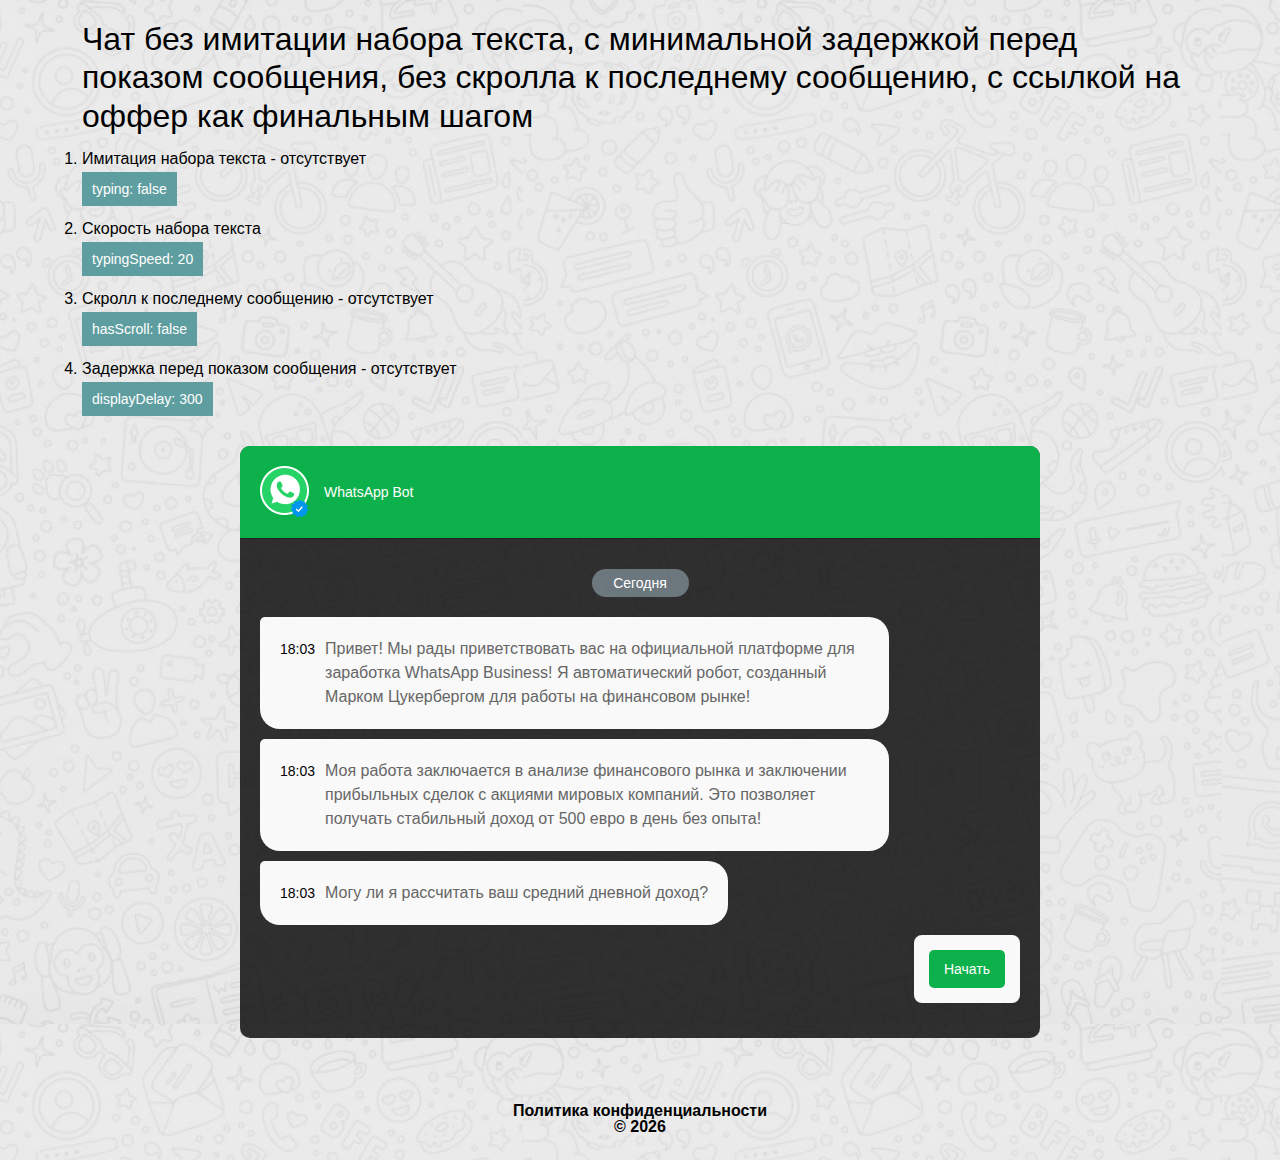
<file: chat4/index.html>
<!DOCTYPE html>
<html  lang="ru">
<head><meta charset="utf-8">
<meta name="viewport" content="width=device-width, initial-scale=1">
<title>WhatsApp Bot</title>
<link rel="preconnect" href="https://fonts.googleapis.com">
<link rel="icon" type="image/png" href="/favicon.png">
<link rel="stylesheet" href="https://fonts.googleapis.com/css2?family=Roboto:wght@300;400;500;700;900&display=swap" crossorigin>
<link rel="preload" as="fetch" crossorigin="anonymous" href="/chat4/_payload.json">
<style>@charset "UTF-8";
/*!
 * Bootstrap v5.1.0 (https://getbootstrap.com/)
 * Copyright 2011-2021 The Bootstrap Authors
 * Copyright 2011-2021 Twitter, Inc.
 * Licensed under MIT (https://github.com/twbs/bootstrap/blob/main/LICENSE)
 */:root{--bs-blue:#0d6efd;--bs-indigo:#6610f2;--bs-purple:#6f42c1;--bs-pink:#d63384;--bs-red:#dc3545;--bs-orange:#fd7e14;--bs-yellow:#ffc107;--bs-green:#198754;--bs-teal:#20c997;--bs-cyan:#0dcaf0;--bs-white:#fff;--bs-gray:#6c757d;--bs-gray-dark:#343a40;--bs-gray-100:#f8f9fa;--bs-gray-200:#e9ecef;--bs-gray-300:#dee2e6;--bs-gray-400:#ced4da;--bs-gray-500:#adb5bd;--bs-gray-600:#6c757d;--bs-gray-700:#495057;--bs-gray-800:#343a40;--bs-gray-900:#212529;--bs-primary:#0d6efd;--bs-secondary:#6c757d;--bs-success:#198754;--bs-info:#0dcaf0;--bs-warning:#ffc107;--bs-danger:#dc3545;--bs-light:#f8f9fa;--bs-dark:#212529;--bs-primary-rgb:13,110,253;--bs-secondary-rgb:108,117,125;--bs-success-rgb:25,135,84;--bs-info-rgb:13,202,240;--bs-warning-rgb:255,193,7;--bs-danger-rgb:220,53,69;--bs-light-rgb:248,249,250;--bs-dark-rgb:33,37,41;--bs-white-rgb:255,255,255;--bs-black-rgb:0,0,0;--bs-body-rgb:33,37,41;--bs-font-sans-serif:system-ui,-apple-system,"Segoe UI",Roboto,"Helvetica Neue",Arial,"Noto Sans","Liberation Sans",sans-serif,"Apple Color Emoji","Segoe UI Emoji","Segoe UI Symbol","Noto Color Emoji";--bs-font-monospace:SFMono-Regular,Menlo,Monaco,Consolas,"Liberation Mono","Courier New",monospace;--bs-gradient:linear-gradient(180deg,hsla(0,0%,100%,.15),hsla(0,0%,100%,0));--bs-body-font-family:var(--bs-font-sans-serif);--bs-body-font-size:1rem;--bs-body-font-weight:400;--bs-body-line-height:1.5;--bs-body-color:#212529;--bs-body-bg:#fff}*,:after,:before{-webkit-box-sizing:border-box;box-sizing:border-box}@media (prefers-reduced-motion:no-preference){:root{scroll-behavior:smooth}}body{-webkit-text-size-adjust:100%;-webkit-tap-highlight-color:transparent;background-color:var(--bs-body-bg);color:var(--bs-body-color);font-family:var(--bs-body-font-family);font-size:var(--bs-body-font-size);font-weight:var(--bs-body-font-weight);line-height:var(--bs-body-line-height);margin:0;text-align:var(--bs-body-text-align)}hr{background-color:currentColor;border:0;color:inherit;margin:1rem 0;opacity:.25}hr:not([size]){height:1px}.h1,.h2,.h3,.h4,.h5,.h6,h1,h2,h3,h4,h5,h6{font-weight:500;line-height:1.2;margin-bottom:.5rem;margin-top:0}.h1,h1{font-size:calc(1.375rem + 1.5vw)}@media (min-width:1200px){.h1,h1{font-size:2.5rem}}.h2,h2{font-size:calc(1.325rem + .9vw)}@media (min-width:1200px){.h2,h2{font-size:2rem}}.h3,h3{font-size:calc(1.3rem + .6vw)}@media (min-width:1200px){.h3,h3{font-size:1.75rem}}.h4,h4{font-size:calc(1.275rem + .3vw)}@media (min-width:1200px){.h4,h4{font-size:1.5rem}}.h5,h5{font-size:1.25rem}.h6,h6{font-size:1rem}p{margin-bottom:1rem;margin-top:0}abbr[data-bs-original-title],abbr[title]{cursor:help;-webkit-text-decoration:underline dotted;text-decoration:underline dotted;-webkit-text-decoration-skip-ink:none;text-decoration-skip-ink:none}address{font-style:normal;line-height:inherit;margin-bottom:1rem}ol,ul{padding-left:2rem}dl,ol,ul{margin-bottom:1rem;margin-top:0}ol ol,ol ul,ul ol,ul ul{margin-bottom:0}dt{font-weight:700}dd{margin-bottom:.5rem;margin-left:0}blockquote{margin:0 0 1rem}b,strong{font-weight:bolder}.small,small{font-size:.875em}.mark,mark{background-color:#fcf8e3;padding:.2em}sub,sup{font-size:.75em;line-height:0;position:relative;vertical-align:baseline}sub{bottom:-.25em}sup{top:-.5em}a{color:#0d6efd;text-decoration:underline}a:hover{color:#0a58ca}a:not([href]):not([class]),a:not([href]):not([class]):hover{color:inherit;text-decoration:none}code,kbd,pre,samp{direction:ltr;font-family:var(--bs-font-monospace);font-size:1em;unicode-bidi:bidi-override}pre{display:block;font-size:.875em;margin-bottom:1rem;margin-top:0;overflow:auto}pre code{color:inherit;font-size:inherit;word-break:normal}code{word-wrap:break-word;color:#d63384;font-size:.875em}a>code{color:inherit}kbd{background-color:#212529;border-radius:.2rem;color:#fff;font-size:.875em;padding:.2rem .4rem}kbd kbd{font-size:1em;font-weight:700;padding:0}figure{margin:0 0 1rem}img,svg{vertical-align:middle}table{border-collapse:collapse;caption-side:bottom}caption{color:#6c757d;padding-bottom:.5rem;padding-top:.5rem;text-align:left}th{text-align:inherit;text-align:-webkit-match-parent}tbody,td,tfoot,th,thead,tr{border:0 solid;border-color:inherit}label{display:inline-block}button{border-radius:0}button:focus:not(:focus-visible){outline:0}button,input,optgroup,select,textarea{font-family:inherit;font-size:inherit;line-height:inherit;margin:0}button,select{text-transform:none}[role=button]{cursor:pointer}select{word-wrap:normal}select:disabled{opacity:1}[list]::-webkit-calendar-picker-indicator{display:none}[type=button],[type=reset],[type=submit],button{-webkit-appearance:button}[type=button]:not(:disabled),[type=reset]:not(:disabled),[type=submit]:not(:disabled),button:not(:disabled){cursor:pointer}::-moz-focus-inner{border-style:none;padding:0}textarea{resize:vertical}fieldset{border:0;margin:0;min-width:0;padding:0}legend{float:left;font-size:calc(1.275rem + .3vw);line-height:inherit;margin-bottom:.5rem;padding:0;width:100%}@media (min-width:1200px){legend{font-size:1.5rem}}legend+*{clear:left}::-webkit-datetime-edit-day-field,::-webkit-datetime-edit-fields-wrapper,::-webkit-datetime-edit-hour-field,::-webkit-datetime-edit-minute,::-webkit-datetime-edit-month-field,::-webkit-datetime-edit-text,::-webkit-datetime-edit-year-field{padding:0}::-webkit-inner-spin-button{height:auto}[type=search]{-webkit-appearance:textfield;outline-offset:-2px}::-webkit-search-decoration{-webkit-appearance:none}::-webkit-color-swatch-wrapper{padding:0}::file-selector-button{font:inherit}::-webkit-file-upload-button{-webkit-appearance:button;font:inherit}output{display:inline-block}iframe{border:0}summary{cursor:pointer;display:list-item}progress{vertical-align:baseline}[hidden]{display:none!important}.lead{font-size:1.25rem;font-weight:300}.display-1{font-size:calc(1.625rem + 4.5vw);font-weight:300;line-height:1.2}@media (min-width:1200px){.display-1{font-size:5rem}}.display-2{font-size:calc(1.575rem + 3.9vw);font-weight:300;line-height:1.2}@media (min-width:1200px){.display-2{font-size:4.5rem}}.display-3{font-size:calc(1.525rem + 3.3vw);font-weight:300;line-height:1.2}@media (min-width:1200px){.display-3{font-size:4rem}}.display-4{font-size:calc(1.475rem + 2.7vw);font-weight:300;line-height:1.2}@media (min-width:1200px){.display-4{font-size:3.5rem}}.display-5{font-size:calc(1.425rem + 2.1vw);font-weight:300;line-height:1.2}@media (min-width:1200px){.display-5{font-size:3rem}}.display-6{font-size:calc(1.375rem + 1.5vw);font-weight:300;line-height:1.2}@media (min-width:1200px){.display-6{font-size:2.5rem}}.list-inline,.list-unstyled{list-style:none;padding-left:0}.list-inline-item{display:inline-block}.list-inline-item:not(:last-child){margin-right:.5rem}.initialism{font-size:.875em;text-transform:uppercase}.blockquote{font-size:1.25rem;margin-bottom:1rem}.blockquote>:last-child{margin-bottom:0}.blockquote-footer{color:#6c757d;font-size:.875em;margin-bottom:1rem;margin-top:-1rem}.blockquote-footer:before{content:"— "}.img-fluid,.img-thumbnail{height:auto;max-width:100%}.img-thumbnail{background-color:#fff;border:1px solid #dee2e6;border-radius:.25rem;padding:.25rem}.figure{display:inline-block}.figure-img{line-height:1;margin-bottom:.5rem}.figure-caption{color:#6c757d;font-size:.875em}.container,.container-fluid,.container-lg,.container-md,.container-sm,.container-xl,.container-xxl{margin-left:auto;margin-right:auto;padding-left:var(--bs-gutter-x,.75rem);padding-right:var(--bs-gutter-x,.75rem);width:100%}@media (min-width:576px){.container,.container-sm{max-width:540px}}@media (min-width:768px){.container,.container-md,.container-sm{max-width:720px}}@media (min-width:992px){.container,.container-lg,.container-md,.container-sm{max-width:960px}}@media (min-width:1200px){.container,.container-lg,.container-md,.container-sm,.container-xl{max-width:1140px}}@media (min-width:1400px){.container,.container-lg,.container-md,.container-sm,.container-xl,.container-xxl{max-width:1320px}}.row{--bs-gutter-x:1.5rem;--bs-gutter-y:0;display:-webkit-box;display:-ms-flexbox;display:flex;-ms-flex-wrap:wrap;flex-wrap:wrap;margin-left:calc(var(--bs-gutter-x)*-.5);margin-right:calc(var(--bs-gutter-x)*-.5);margin-top:calc(var(--bs-gutter-y)*-1)}.row>*{-ms-flex-negative:0;flex-shrink:0;margin-top:var(--bs-gutter-y);max-width:100%;padding-left:calc(var(--bs-gutter-x)*.5);padding-right:calc(var(--bs-gutter-x)*.5);width:100%}.col{-webkit-box-flex:1;-ms-flex:1 0 0%;flex:1 0 0%}.row-cols-auto>*{width:auto}.row-cols-1>*,.row-cols-auto>*{-webkit-box-flex:0;-ms-flex:0 0 auto;flex:0 0 auto}.row-cols-1>*{width:100%}.row-cols-2>*{width:50%}.row-cols-2>*,.row-cols-3>*{-webkit-box-flex:0;-ms-flex:0 0 auto;flex:0 0 auto}.row-cols-3>*{width:33.3333333333%}.row-cols-4>*{width:25%}.row-cols-4>*,.row-cols-5>*{-webkit-box-flex:0;-ms-flex:0 0 auto;flex:0 0 auto}.row-cols-5>*{width:20%}.row-cols-6>*{width:16.6666666667%}.col-auto,.row-cols-6>*{-webkit-box-flex:0;-ms-flex:0 0 auto;flex:0 0 auto}.col-auto{width:auto}.col-1{width:8.33333333%}.col-1,.col-2{-webkit-box-flex:0;-ms-flex:0 0 auto;flex:0 0 auto}.col-2{width:16.66666667%}.col-3{width:25%}.col-3,.col-4{-webkit-box-flex:0;-ms-flex:0 0 auto;flex:0 0 auto}.col-4{width:33.33333333%}.col-5{width:41.66666667%}.col-5,.col-6{-webkit-box-flex:0;-ms-flex:0 0 auto;flex:0 0 auto}.col-6{width:50%}.col-7{width:58.33333333%}.col-7,.col-8{-webkit-box-flex:0;-ms-flex:0 0 auto;flex:0 0 auto}.col-8{width:66.66666667%}.col-9{width:75%}.col-10,.col-9{-webkit-box-flex:0;-ms-flex:0 0 auto;flex:0 0 auto}.col-10{width:83.33333333%}.col-11{width:91.66666667%}.col-11,.col-12{-webkit-box-flex:0;-ms-flex:0 0 auto;flex:0 0 auto}.col-12{width:100%}.offset-1{margin-left:8.33333333%}.offset-2{margin-left:16.66666667%}.offset-3{margin-left:25%}.offset-4{margin-left:33.33333333%}.offset-5{margin-left:41.66666667%}.offset-6{margin-left:50%}.offset-7{margin-left:58.33333333%}.offset-8{margin-left:66.66666667%}.offset-9{margin-left:75%}.offset-10{margin-left:83.33333333%}.offset-11{margin-left:91.66666667%}.g-0,.gx-0{--bs-gutter-x:0}.g-0,.gy-0{--bs-gutter-y:0}.g-1,.gx-1{--bs-gutter-x:0.25rem}.g-1,.gy-1{--bs-gutter-y:0.25rem}.g-2,.gx-2{--bs-gutter-x:0.5rem}.g-2,.gy-2{--bs-gutter-y:0.5rem}.g-3,.gx-3{--bs-gutter-x:1rem}.g-3,.gy-3{--bs-gutter-y:1rem}.g-4,.gx-4{--bs-gutter-x:1.5rem}.g-4,.gy-4{--bs-gutter-y:1.5rem}.g-5,.gx-5{--bs-gutter-x:3rem}.g-5,.gy-5{--bs-gutter-y:3rem}@media (min-width:576px){.col-sm{-webkit-box-flex:1;-ms-flex:1 0 0%;flex:1 0 0%}.row-cols-sm-auto>*{width:auto}.row-cols-sm-1>*,.row-cols-sm-auto>*{-webkit-box-flex:0;-ms-flex:0 0 auto;flex:0 0 auto}.row-cols-sm-1>*{width:100%}.row-cols-sm-2>*{width:50%}.row-cols-sm-2>*,.row-cols-sm-3>*{-webkit-box-flex:0;-ms-flex:0 0 auto;flex:0 0 auto}.row-cols-sm-3>*{width:33.3333333333%}.row-cols-sm-4>*{width:25%}.row-cols-sm-4>*,.row-cols-sm-5>*{-webkit-box-flex:0;-ms-flex:0 0 auto;flex:0 0 auto}.row-cols-sm-5>*{width:20%}.row-cols-sm-6>*{width:16.6666666667%}.col-sm-auto,.row-cols-sm-6>*{-webkit-box-flex:0;-ms-flex:0 0 auto;flex:0 0 auto}.col-sm-auto{width:auto}.col-sm-1{width:8.33333333%}.col-sm-1,.col-sm-2{-webkit-box-flex:0;-ms-flex:0 0 auto;flex:0 0 auto}.col-sm-2{width:16.66666667%}.col-sm-3{width:25%}.col-sm-3,.col-sm-4{-webkit-box-flex:0;-ms-flex:0 0 auto;flex:0 0 auto}.col-sm-4{width:33.33333333%}.col-sm-5{width:41.66666667%}.col-sm-5,.col-sm-6{-webkit-box-flex:0;-ms-flex:0 0 auto;flex:0 0 auto}.col-sm-6{width:50%}.col-sm-7{width:58.33333333%}.col-sm-7,.col-sm-8{-webkit-box-flex:0;-ms-flex:0 0 auto;flex:0 0 auto}.col-sm-8{width:66.66666667%}.col-sm-9{width:75%}.col-sm-10,.col-sm-9{-webkit-box-flex:0;-ms-flex:0 0 auto;flex:0 0 auto}.col-sm-10{width:83.33333333%}.col-sm-11{width:91.66666667%}.col-sm-11,.col-sm-12{-webkit-box-flex:0;-ms-flex:0 0 auto;flex:0 0 auto}.col-sm-12{width:100%}.offset-sm-0{margin-left:0}.offset-sm-1{margin-left:8.33333333%}.offset-sm-2{margin-left:16.66666667%}.offset-sm-3{margin-left:25%}.offset-sm-4{margin-left:33.33333333%}.offset-sm-5{margin-left:41.66666667%}.offset-sm-6{margin-left:50%}.offset-sm-7{margin-left:58.33333333%}.offset-sm-8{margin-left:66.66666667%}.offset-sm-9{margin-left:75%}.offset-sm-10{margin-left:83.33333333%}.offset-sm-11{margin-left:91.66666667%}.g-sm-0,.gx-sm-0{--bs-gutter-x:0}.g-sm-0,.gy-sm-0{--bs-gutter-y:0}.g-sm-1,.gx-sm-1{--bs-gutter-x:0.25rem}.g-sm-1,.gy-sm-1{--bs-gutter-y:0.25rem}.g-sm-2,.gx-sm-2{--bs-gutter-x:0.5rem}.g-sm-2,.gy-sm-2{--bs-gutter-y:0.5rem}.g-sm-3,.gx-sm-3{--bs-gutter-x:1rem}.g-sm-3,.gy-sm-3{--bs-gutter-y:1rem}.g-sm-4,.gx-sm-4{--bs-gutter-x:1.5rem}.g-sm-4,.gy-sm-4{--bs-gutter-y:1.5rem}.g-sm-5,.gx-sm-5{--bs-gutter-x:3rem}.g-sm-5,.gy-sm-5{--bs-gutter-y:3rem}}@media (min-width:768px){.col-md{-webkit-box-flex:1;-ms-flex:1 0 0%;flex:1 0 0%}.row-cols-md-auto>*{width:auto}.row-cols-md-1>*,.row-cols-md-auto>*{-webkit-box-flex:0;-ms-flex:0 0 auto;flex:0 0 auto}.row-cols-md-1>*{width:100%}.row-cols-md-2>*{width:50%}.row-cols-md-2>*,.row-cols-md-3>*{-webkit-box-flex:0;-ms-flex:0 0 auto;flex:0 0 auto}.row-cols-md-3>*{width:33.3333333333%}.row-cols-md-4>*{width:25%}.row-cols-md-4>*,.row-cols-md-5>*{-webkit-box-flex:0;-ms-flex:0 0 auto;flex:0 0 auto}.row-cols-md-5>*{width:20%}.row-cols-md-6>*{width:16.6666666667%}.col-md-auto,.row-cols-md-6>*{-webkit-box-flex:0;-ms-flex:0 0 auto;flex:0 0 auto}.col-md-auto{width:auto}.col-md-1{width:8.33333333%}.col-md-1,.col-md-2{-webkit-box-flex:0;-ms-flex:0 0 auto;flex:0 0 auto}.col-md-2{width:16.66666667%}.col-md-3{width:25%}.col-md-3,.col-md-4{-webkit-box-flex:0;-ms-flex:0 0 auto;flex:0 0 auto}.col-md-4{width:33.33333333%}.col-md-5{width:41.66666667%}.col-md-5,.col-md-6{-webkit-box-flex:0;-ms-flex:0 0 auto;flex:0 0 auto}.col-md-6{width:50%}.col-md-7{width:58.33333333%}.col-md-7,.col-md-8{-webkit-box-flex:0;-ms-flex:0 0 auto;flex:0 0 auto}.col-md-8{width:66.66666667%}.col-md-9{width:75%}.col-md-10,.col-md-9{-webkit-box-flex:0;-ms-flex:0 0 auto;flex:0 0 auto}.col-md-10{width:83.33333333%}.col-md-11{width:91.66666667%}.col-md-11,.col-md-12{-webkit-box-flex:0;-ms-flex:0 0 auto;flex:0 0 auto}.col-md-12{width:100%}.offset-md-0{margin-left:0}.offset-md-1{margin-left:8.33333333%}.offset-md-2{margin-left:16.66666667%}.offset-md-3{margin-left:25%}.offset-md-4{margin-left:33.33333333%}.offset-md-5{margin-left:41.66666667%}.offset-md-6{margin-left:50%}.offset-md-7{margin-left:58.33333333%}.offset-md-8{margin-left:66.66666667%}.offset-md-9{margin-left:75%}.offset-md-10{margin-left:83.33333333%}.offset-md-11{margin-left:91.66666667%}.g-md-0,.gx-md-0{--bs-gutter-x:0}.g-md-0,.gy-md-0{--bs-gutter-y:0}.g-md-1,.gx-md-1{--bs-gutter-x:0.25rem}.g-md-1,.gy-md-1{--bs-gutter-y:0.25rem}.g-md-2,.gx-md-2{--bs-gutter-x:0.5rem}.g-md-2,.gy-md-2{--bs-gutter-y:0.5rem}.g-md-3,.gx-md-3{--bs-gutter-x:1rem}.g-md-3,.gy-md-3{--bs-gutter-y:1rem}.g-md-4,.gx-md-4{--bs-gutter-x:1.5rem}.g-md-4,.gy-md-4{--bs-gutter-y:1.5rem}.g-md-5,.gx-md-5{--bs-gutter-x:3rem}.g-md-5,.gy-md-5{--bs-gutter-y:3rem}}@media (min-width:992px){.col-lg{-webkit-box-flex:1;-ms-flex:1 0 0%;flex:1 0 0%}.row-cols-lg-auto>*{width:auto}.row-cols-lg-1>*,.row-cols-lg-auto>*{-webkit-box-flex:0;-ms-flex:0 0 auto;flex:0 0 auto}.row-cols-lg-1>*{width:100%}.row-cols-lg-2>*{width:50%}.row-cols-lg-2>*,.row-cols-lg-3>*{-webkit-box-flex:0;-ms-flex:0 0 auto;flex:0 0 auto}.row-cols-lg-3>*{width:33.3333333333%}.row-cols-lg-4>*{width:25%}.row-cols-lg-4>*,.row-cols-lg-5>*{-webkit-box-flex:0;-ms-flex:0 0 auto;flex:0 0 auto}.row-cols-lg-5>*{width:20%}.row-cols-lg-6>*{width:16.6666666667%}.col-lg-auto,.row-cols-lg-6>*{-webkit-box-flex:0;-ms-flex:0 0 auto;flex:0 0 auto}.col-lg-auto{width:auto}.col-lg-1{width:8.33333333%}.col-lg-1,.col-lg-2{-webkit-box-flex:0;-ms-flex:0 0 auto;flex:0 0 auto}.col-lg-2{width:16.66666667%}.col-lg-3{width:25%}.col-lg-3,.col-lg-4{-webkit-box-flex:0;-ms-flex:0 0 auto;flex:0 0 auto}.col-lg-4{width:33.33333333%}.col-lg-5{width:41.66666667%}.col-lg-5,.col-lg-6{-webkit-box-flex:0;-ms-flex:0 0 auto;flex:0 0 auto}.col-lg-6{width:50%}.col-lg-7{width:58.33333333%}.col-lg-7,.col-lg-8{-webkit-box-flex:0;-ms-flex:0 0 auto;flex:0 0 auto}.col-lg-8{width:66.66666667%}.col-lg-9{width:75%}.col-lg-10,.col-lg-9{-webkit-box-flex:0;-ms-flex:0 0 auto;flex:0 0 auto}.col-lg-10{width:83.33333333%}.col-lg-11{width:91.66666667%}.col-lg-11,.col-lg-12{-webkit-box-flex:0;-ms-flex:0 0 auto;flex:0 0 auto}.col-lg-12{width:100%}.offset-lg-0{margin-left:0}.offset-lg-1{margin-left:8.33333333%}.offset-lg-2{margin-left:16.66666667%}.offset-lg-3{margin-left:25%}.offset-lg-4{margin-left:33.33333333%}.offset-lg-5{margin-left:41.66666667%}.offset-lg-6{margin-left:50%}.offset-lg-7{margin-left:58.33333333%}.offset-lg-8{margin-left:66.66666667%}.offset-lg-9{margin-left:75%}.offset-lg-10{margin-left:83.33333333%}.offset-lg-11{margin-left:91.66666667%}.g-lg-0,.gx-lg-0{--bs-gutter-x:0}.g-lg-0,.gy-lg-0{--bs-gutter-y:0}.g-lg-1,.gx-lg-1{--bs-gutter-x:0.25rem}.g-lg-1,.gy-lg-1{--bs-gutter-y:0.25rem}.g-lg-2,.gx-lg-2{--bs-gutter-x:0.5rem}.g-lg-2,.gy-lg-2{--bs-gutter-y:0.5rem}.g-lg-3,.gx-lg-3{--bs-gutter-x:1rem}.g-lg-3,.gy-lg-3{--bs-gutter-y:1rem}.g-lg-4,.gx-lg-4{--bs-gutter-x:1.5rem}.g-lg-4,.gy-lg-4{--bs-gutter-y:1.5rem}.g-lg-5,.gx-lg-5{--bs-gutter-x:3rem}.g-lg-5,.gy-lg-5{--bs-gutter-y:3rem}}@media (min-width:1200px){.col-xl{-webkit-box-flex:1;-ms-flex:1 0 0%;flex:1 0 0%}.row-cols-xl-auto>*{width:auto}.row-cols-xl-1>*,.row-cols-xl-auto>*{-webkit-box-flex:0;-ms-flex:0 0 auto;flex:0 0 auto}.row-cols-xl-1>*{width:100%}.row-cols-xl-2>*{width:50%}.row-cols-xl-2>*,.row-cols-xl-3>*{-webkit-box-flex:0;-ms-flex:0 0 auto;flex:0 0 auto}.row-cols-xl-3>*{width:33.3333333333%}.row-cols-xl-4>*{width:25%}.row-cols-xl-4>*,.row-cols-xl-5>*{-webkit-box-flex:0;-ms-flex:0 0 auto;flex:0 0 auto}.row-cols-xl-5>*{width:20%}.row-cols-xl-6>*{width:16.6666666667%}.col-xl-auto,.row-cols-xl-6>*{-webkit-box-flex:0;-ms-flex:0 0 auto;flex:0 0 auto}.col-xl-auto{width:auto}.col-xl-1{width:8.33333333%}.col-xl-1,.col-xl-2{-webkit-box-flex:0;-ms-flex:0 0 auto;flex:0 0 auto}.col-xl-2{width:16.66666667%}.col-xl-3{width:25%}.col-xl-3,.col-xl-4{-webkit-box-flex:0;-ms-flex:0 0 auto;flex:0 0 auto}.col-xl-4{width:33.33333333%}.col-xl-5{width:41.66666667%}.col-xl-5,.col-xl-6{-webkit-box-flex:0;-ms-flex:0 0 auto;flex:0 0 auto}.col-xl-6{width:50%}.col-xl-7{width:58.33333333%}.col-xl-7,.col-xl-8{-webkit-box-flex:0;-ms-flex:0 0 auto;flex:0 0 auto}.col-xl-8{width:66.66666667%}.col-xl-9{width:75%}.col-xl-10,.col-xl-9{-webkit-box-flex:0;-ms-flex:0 0 auto;flex:0 0 auto}.col-xl-10{width:83.33333333%}.col-xl-11{width:91.66666667%}.col-xl-11,.col-xl-12{-webkit-box-flex:0;-ms-flex:0 0 auto;flex:0 0 auto}.col-xl-12{width:100%}.offset-xl-0{margin-left:0}.offset-xl-1{margin-left:8.33333333%}.offset-xl-2{margin-left:16.66666667%}.offset-xl-3{margin-left:25%}.offset-xl-4{margin-left:33.33333333%}.offset-xl-5{margin-left:41.66666667%}.offset-xl-6{margin-left:50%}.offset-xl-7{margin-left:58.33333333%}.offset-xl-8{margin-left:66.66666667%}.offset-xl-9{margin-left:75%}.offset-xl-10{margin-left:83.33333333%}.offset-xl-11{margin-left:91.66666667%}.g-xl-0,.gx-xl-0{--bs-gutter-x:0}.g-xl-0,.gy-xl-0{--bs-gutter-y:0}.g-xl-1,.gx-xl-1{--bs-gutter-x:0.25rem}.g-xl-1,.gy-xl-1{--bs-gutter-y:0.25rem}.g-xl-2,.gx-xl-2{--bs-gutter-x:0.5rem}.g-xl-2,.gy-xl-2{--bs-gutter-y:0.5rem}.g-xl-3,.gx-xl-3{--bs-gutter-x:1rem}.g-xl-3,.gy-xl-3{--bs-gutter-y:1rem}.g-xl-4,.gx-xl-4{--bs-gutter-x:1.5rem}.g-xl-4,.gy-xl-4{--bs-gutter-y:1.5rem}.g-xl-5,.gx-xl-5{--bs-gutter-x:3rem}.g-xl-5,.gy-xl-5{--bs-gutter-y:3rem}}@media (min-width:1400px){.col-xxl{-webkit-box-flex:1;-ms-flex:1 0 0%;flex:1 0 0%}.row-cols-xxl-auto>*{width:auto}.row-cols-xxl-1>*,.row-cols-xxl-auto>*{-webkit-box-flex:0;-ms-flex:0 0 auto;flex:0 0 auto}.row-cols-xxl-1>*{width:100%}.row-cols-xxl-2>*{width:50%}.row-cols-xxl-2>*,.row-cols-xxl-3>*{-webkit-box-flex:0;-ms-flex:0 0 auto;flex:0 0 auto}.row-cols-xxl-3>*{width:33.3333333333%}.row-cols-xxl-4>*{width:25%}.row-cols-xxl-4>*,.row-cols-xxl-5>*{-webkit-box-flex:0;-ms-flex:0 0 auto;flex:0 0 auto}.row-cols-xxl-5>*{width:20%}.row-cols-xxl-6>*{width:16.6666666667%}.col-xxl-auto,.row-cols-xxl-6>*{-webkit-box-flex:0;-ms-flex:0 0 auto;flex:0 0 auto}.col-xxl-auto{width:auto}.col-xxl-1{width:8.33333333%}.col-xxl-1,.col-xxl-2{-webkit-box-flex:0;-ms-flex:0 0 auto;flex:0 0 auto}.col-xxl-2{width:16.66666667%}.col-xxl-3{width:25%}.col-xxl-3,.col-xxl-4{-webkit-box-flex:0;-ms-flex:0 0 auto;flex:0 0 auto}.col-xxl-4{width:33.33333333%}.col-xxl-5{width:41.66666667%}.col-xxl-5,.col-xxl-6{-webkit-box-flex:0;-ms-flex:0 0 auto;flex:0 0 auto}.col-xxl-6{width:50%}.col-xxl-7{width:58.33333333%}.col-xxl-7,.col-xxl-8{-webkit-box-flex:0;-ms-flex:0 0 auto;flex:0 0 auto}.col-xxl-8{width:66.66666667%}.col-xxl-9{width:75%}.col-xxl-10,.col-xxl-9{-webkit-box-flex:0;-ms-flex:0 0 auto;flex:0 0 auto}.col-xxl-10{width:83.33333333%}.col-xxl-11{width:91.66666667%}.col-xxl-11,.col-xxl-12{-webkit-box-flex:0;-ms-flex:0 0 auto;flex:0 0 auto}.col-xxl-12{width:100%}.offset-xxl-0{margin-left:0}.offset-xxl-1{margin-left:8.33333333%}.offset-xxl-2{margin-left:16.66666667%}.offset-xxl-3{margin-left:25%}.offset-xxl-4{margin-left:33.33333333%}.offset-xxl-5{margin-left:41.66666667%}.offset-xxl-6{margin-left:50%}.offset-xxl-7{margin-left:58.33333333%}.offset-xxl-8{margin-left:66.66666667%}.offset-xxl-9{margin-left:75%}.offset-xxl-10{margin-left:83.33333333%}.offset-xxl-11{margin-left:91.66666667%}.g-xxl-0,.gx-xxl-0{--bs-gutter-x:0}.g-xxl-0,.gy-xxl-0{--bs-gutter-y:0}.g-xxl-1,.gx-xxl-1{--bs-gutter-x:0.25rem}.g-xxl-1,.gy-xxl-1{--bs-gutter-y:0.25rem}.g-xxl-2,.gx-xxl-2{--bs-gutter-x:0.5rem}.g-xxl-2,.gy-xxl-2{--bs-gutter-y:0.5rem}.g-xxl-3,.gx-xxl-3{--bs-gutter-x:1rem}.g-xxl-3,.gy-xxl-3{--bs-gutter-y:1rem}.g-xxl-4,.gx-xxl-4{--bs-gutter-x:1.5rem}.g-xxl-4,.gy-xxl-4{--bs-gutter-y:1.5rem}.g-xxl-5,.gx-xxl-5{--bs-gutter-x:3rem}.g-xxl-5,.gy-xxl-5{--bs-gutter-y:3rem}}.table{--bs-table-bg:transparent;--bs-table-accent-bg:transparent;--bs-table-striped-color:#212529;--bs-table-striped-bg:rgba(0,0,0,.05);--bs-table-active-color:#212529;--bs-table-active-bg:rgba(0,0,0,.1);--bs-table-hover-color:#212529;--bs-table-hover-bg:rgba(0,0,0,.075);border-color:#dee2e6;color:#212529;margin-bottom:1rem;vertical-align:top;width:100%}.table>:not(caption)>*>*{background-color:var(--bs-table-bg);border-bottom-width:1px;-webkit-box-shadow:inset 0 0 0 9999px var(--bs-table-accent-bg);box-shadow:inset 0 0 0 9999px var(--bs-table-accent-bg);padding:.5rem}.table>tbody{vertical-align:inherit}.table>thead{vertical-align:bottom}.table>:not(:last-child)>:last-child>*{border-bottom-color:currentColor}.caption-top{caption-side:top}.table-sm>:not(caption)>*>*{padding:.25rem}.table-bordered>:not(caption)>*{border-width:1px 0}.table-bordered>:not(caption)>*>*{border-width:0 1px}.table-borderless>:not(caption)>*>*{border-bottom-width:0}.table-striped>tbody>tr:nth-of-type(odd){--bs-table-accent-bg:var(--bs-table-striped-bg);color:var(--bs-table-striped-color)}.table-active{--bs-table-accent-bg:var(--bs-table-active-bg);color:var(--bs-table-active-color)}.table-hover>tbody>tr:hover{--bs-table-accent-bg:var(--bs-table-hover-bg);color:var(--bs-table-hover-color)}.table-primary{--bs-table-bg:#cfe2ff;--bs-table-striped-bg:#c5d7f2;--bs-table-striped-color:#000;--bs-table-active-bg:#bacbe6;--bs-table-active-color:#000;--bs-table-hover-bg:#bfd1ec;--bs-table-hover-color:#000;border-color:#bacbe6;color:#000}.table-secondary{--bs-table-bg:#e2e3e5;--bs-table-striped-bg:#d7d8da;--bs-table-striped-color:#000;--bs-table-active-bg:#cbccce;--bs-table-active-color:#000;--bs-table-hover-bg:#d1d2d4;--bs-table-hover-color:#000;border-color:#cbccce;color:#000}.table-success{--bs-table-bg:#d1e7dd;--bs-table-striped-bg:#c7dbd2;--bs-table-striped-color:#000;--bs-table-active-bg:#bcd0c7;--bs-table-active-color:#000;--bs-table-hover-bg:#c1d6cc;--bs-table-hover-color:#000;border-color:#bcd0c7;color:#000}.table-info{--bs-table-bg:#cff4fc;--bs-table-striped-bg:#c5e8ef;--bs-table-striped-color:#000;--bs-table-active-bg:#badce3;--bs-table-active-color:#000;--bs-table-hover-bg:#bfe2e9;--bs-table-hover-color:#000;border-color:#badce3;color:#000}.table-warning{--bs-table-bg:#fff3cd;--bs-table-striped-bg:#f2e7c3;--bs-table-striped-color:#000;--bs-table-active-bg:#e6dbb9;--bs-table-active-color:#000;--bs-table-hover-bg:#ece1be;--bs-table-hover-color:#000;border-color:#e6dbb9;color:#000}.table-danger{--bs-table-bg:#f8d7da;--bs-table-striped-bg:#eccccf;--bs-table-striped-color:#000;--bs-table-active-bg:#dfc2c4;--bs-table-active-color:#000;--bs-table-hover-bg:#e5c7ca;--bs-table-hover-color:#000;border-color:#dfc2c4;color:#000}.table-light{--bs-table-bg:#f8f9fa;--bs-table-striped-bg:#ecedee;--bs-table-striped-color:#000;--bs-table-active-bg:#dfe0e1;--bs-table-active-color:#000;--bs-table-hover-bg:#e5e6e7;--bs-table-hover-color:#000;border-color:#dfe0e1;color:#000}.table-dark{--bs-table-bg:#212529;--bs-table-striped-bg:#2c3034;--bs-table-striped-color:#fff;--bs-table-active-bg:#373b3e;--bs-table-active-color:#fff;--bs-table-hover-bg:#323539;--bs-table-hover-color:#fff;border-color:#373b3e;color:#fff}.table-responsive{-webkit-overflow-scrolling:touch;overflow-x:auto}@media (max-width:575.98px){.table-responsive-sm{-webkit-overflow-scrolling:touch;overflow-x:auto}}@media (max-width:767.98px){.table-responsive-md{-webkit-overflow-scrolling:touch;overflow-x:auto}}@media (max-width:991.98px){.table-responsive-lg{-webkit-overflow-scrolling:touch;overflow-x:auto}}@media (max-width:1199.98px){.table-responsive-xl{-webkit-overflow-scrolling:touch;overflow-x:auto}}@media (max-width:1399.98px){.table-responsive-xxl{-webkit-overflow-scrolling:touch;overflow-x:auto}}.form-label{margin-bottom:.5rem}.col-form-label{font-size:inherit;line-height:1.5;margin-bottom:0;padding-bottom:calc(.375rem + 1px);padding-top:calc(.375rem + 1px)}.col-form-label-lg{font-size:1.25rem;padding-bottom:calc(.5rem + 1px);padding-top:calc(.5rem + 1px)}.col-form-label-sm{font-size:.875rem;padding-bottom:calc(.25rem + 1px);padding-top:calc(.25rem + 1px)}.form-text{color:#6c757d;font-size:.875em;margin-top:.25rem}.form-control{-webkit-appearance:none;-moz-appearance:none;appearance:none;background-clip:padding-box;background-color:#fff;border:1px solid #ced4da;border-radius:.25rem;color:#212529;display:block;font-size:1rem;font-weight:400;line-height:1.5;padding:.375rem .75rem;-webkit-transition:border-color .15s ease-in-out,-webkit-box-shadow .15s ease-in-out;transition:border-color .15s ease-in-out,-webkit-box-shadow .15s ease-in-out;transition:border-color .15s ease-in-out,box-shadow .15s ease-in-out;transition:border-color .15s ease-in-out,box-shadow .15s ease-in-out,-webkit-box-shadow .15s ease-in-out;width:100%}@media (prefers-reduced-motion:reduce){.form-control{-webkit-transition:none;transition:none}}.form-control[type=file]{overflow:hidden}.form-control[type=file]:not(:disabled):not([readonly]){cursor:pointer}.form-control:focus{background-color:#fff;border-color:#86b7fe;-webkit-box-shadow:0 0 0 .25rem rgba(13,110,253,.25);box-shadow:0 0 0 .25rem rgba(13,110,253,.25);color:#212529;outline:0}.form-control::-webkit-date-and-time-value{height:1.5em}.form-control::-moz-placeholder{color:#6c757d;opacity:1}.form-control::-webkit-input-placeholder{color:#6c757d;opacity:1}.form-control:-ms-input-placeholder{color:#6c757d;opacity:1}.form-control::-ms-input-placeholder{color:#6c757d;opacity:1}.form-control::placeholder{color:#6c757d;opacity:1}.form-control:disabled,.form-control[readonly]{background-color:#e9ecef;opacity:1}.form-control::file-selector-button{-webkit-margin-end:.75rem;background-color:#e9ecef;border:0 solid;border-color:inherit;border-inline-end-width:1px;border-radius:0;color:#212529;margin:-.375rem -.75rem;margin-inline-end:.75rem;padding:.375rem .75rem;pointer-events:none;-webkit-transition:color .15s ease-in-out,background-color .15s ease-in-out,border-color .15s ease-in-out,-webkit-box-shadow .15s ease-in-out;transition:color .15s ease-in-out,background-color .15s ease-in-out,border-color .15s ease-in-out,-webkit-box-shadow .15s ease-in-out;transition:color .15s ease-in-out,background-color .15s ease-in-out,border-color .15s ease-in-out,box-shadow .15s ease-in-out;transition:color .15s ease-in-out,background-color .15s ease-in-out,border-color .15s ease-in-out,box-shadow .15s ease-in-out,-webkit-box-shadow .15s ease-in-out}@media (prefers-reduced-motion:reduce){.form-control::-webkit-file-upload-button{-webkit-transition:none;transition:none}.form-control::file-selector-button{-webkit-transition:none;transition:none}}.form-control:hover:not(:disabled):not([readonly])::file-selector-button{background-color:#dde0e3}.form-control::-webkit-file-upload-button{-webkit-margin-end:.75rem;background-color:#e9ecef;border:0 solid;border-color:inherit;border-inline-end-width:1px;border-radius:0;color:#212529;margin:-.375rem -.75rem;margin-inline-end:.75rem;padding:.375rem .75rem;pointer-events:none;-webkit-transition:color .15s ease-in-out,background-color .15s ease-in-out,border-color .15s ease-in-out,box-shadow .15s ease-in-out;-webkit-transition:color .15s ease-in-out,background-color .15s ease-in-out,border-color .15s ease-in-out,-webkit-box-shadow .15s ease-in-out;transition:color .15s ease-in-out,background-color .15s ease-in-out,border-color .15s ease-in-out,-webkit-box-shadow .15s ease-in-out;transition:color .15s ease-in-out,background-color .15s ease-in-out,border-color .15s ease-in-out,box-shadow .15s ease-in-out;transition:color .15s ease-in-out,background-color .15s ease-in-out,border-color .15s ease-in-out,box-shadow .15s ease-in-out,-webkit-box-shadow .15s ease-in-out}@media (prefers-reduced-motion:reduce){.form-control::-webkit-file-upload-button{-webkit-transition:none;transition:none}}.form-control:hover:not(:disabled):not([readonly])::-webkit-file-upload-button{background-color:#dde0e3}.form-control-plaintext{background-color:transparent;border:solid transparent;border-width:1px 0;color:#212529;display:block;line-height:1.5;margin-bottom:0;padding:.375rem 0;width:100%}.form-control-plaintext.form-control-lg,.form-control-plaintext.form-control-sm{padding-left:0;padding-right:0}.form-control-sm{border-radius:.2rem;font-size:.875rem;min-height:calc(1.5em + .5rem + 2px);padding:.25rem .5rem}.form-control-sm::file-selector-button{-webkit-margin-end:.5rem;margin:-.25rem -.5rem;margin-inline-end:.5rem;padding:.25rem .5rem}.form-control-sm::-webkit-file-upload-button{-webkit-margin-end:.5rem;margin:-.25rem -.5rem;margin-inline-end:.5rem;padding:.25rem .5rem}.form-control-lg{border-radius:.3rem;font-size:1.25rem;min-height:calc(1.5em + 1rem + 2px);padding:.5rem 1rem}.form-control-lg::file-selector-button{-webkit-margin-end:1rem;margin:-.5rem -1rem;margin-inline-end:1rem;padding:.5rem 1rem}.form-control-lg::-webkit-file-upload-button{-webkit-margin-end:1rem;margin:-.5rem -1rem;margin-inline-end:1rem;padding:.5rem 1rem}textarea.form-control{min-height:calc(1.5em + .75rem + 2px)}textarea.form-control-sm{min-height:calc(1.5em + .5rem + 2px)}textarea.form-control-lg{min-height:calc(1.5em + 1rem + 2px)}.form-control-color{height:auto;padding:.375rem;width:3rem}.form-control-color:not(:disabled):not([readonly]){cursor:pointer}.form-control-color::-moz-color-swatch{border-radius:.25rem;height:1.5em}.form-control-color::-webkit-color-swatch{border-radius:.25rem;height:1.5em}.form-select{-moz-padding-start:calc(.75rem - 3px);-webkit-appearance:none;-moz-appearance:none;appearance:none;background-color:#fff;background-image:url("data:image/svg+xml;charset=utf-8,%3Csvg xmlns='http://www.w3.org/2000/svg' viewBox='0 0 16 16'%3E%3Cpath fill='none' stroke='%23343a40' stroke-linecap='round' stroke-linejoin='round' stroke-width='2' d='m2 5 6 6 6-6'/%3E%3C/svg%3E");background-position:right .75rem center;background-repeat:no-repeat;background-size:16px 12px;border:1px solid #ced4da;border-radius:.25rem;color:#212529;display:block;font-size:1rem;font-weight:400;line-height:1.5;padding:.375rem 2.25rem .375rem .75rem;-webkit-transition:border-color .15s ease-in-out,-webkit-box-shadow .15s ease-in-out;transition:border-color .15s ease-in-out,-webkit-box-shadow .15s ease-in-out;transition:border-color .15s ease-in-out,box-shadow .15s ease-in-out;transition:border-color .15s ease-in-out,box-shadow .15s ease-in-out,-webkit-box-shadow .15s ease-in-out;width:100%}@media (prefers-reduced-motion:reduce){.form-select{-webkit-transition:none;transition:none}}.form-select:focus{border-color:#86b7fe;-webkit-box-shadow:0 0 0 .25rem rgba(13,110,253,.25);box-shadow:0 0 0 .25rem rgba(13,110,253,.25);outline:0}.form-select[multiple],.form-select[size]:not([size="1"]){background-image:none;padding-right:.75rem}.form-select:disabled{background-color:#e9ecef}.form-select:-moz-focusring{color:transparent;text-shadow:0 0 0 #212529}.form-select-sm{font-size:.875rem;padding-bottom:.25rem;padding-left:.5rem;padding-top:.25rem}.form-select-lg{font-size:1.25rem;padding-bottom:.5rem;padding-left:1rem;padding-top:.5rem}.form-check{display:block;margin-bottom:.125rem;min-height:1.5rem;padding-left:1.5em}.form-check .form-check-input{float:left;margin-left:-1.5em}.form-check-input{color-adjust:exact;-webkit-appearance:none;-moz-appearance:none;appearance:none;background-color:#fff;background-position:50%;background-repeat:no-repeat;background-size:contain;border:1px solid rgba(0,0,0,.25);height:1em;margin-top:.25em;-webkit-print-color-adjust:exact;vertical-align:top;width:1em}.form-check-input[type=checkbox]{border-radius:.25em}.form-check-input[type=radio]{border-radius:50%}.form-check-input:active{-webkit-filter:brightness(90%);filter:brightness(90%)}.form-check-input:focus{border-color:#86b7fe;-webkit-box-shadow:0 0 0 .25rem rgba(13,110,253,.25);box-shadow:0 0 0 .25rem rgba(13,110,253,.25);outline:0}.form-check-input:checked{background-color:#0d6efd;border-color:#0d6efd}.form-check-input:checked[type=checkbox]{background-image:url("data:image/svg+xml;charset=utf-8,%3Csvg xmlns='http://www.w3.org/2000/svg' viewBox='0 0 20 20'%3E%3Cpath fill='none' stroke='%23fff' stroke-linecap='round' stroke-linejoin='round' stroke-width='3' d='m6 10 3 3 6-6'/%3E%3C/svg%3E")}.form-check-input:checked[type=radio]{background-image:url("data:image/svg+xml;charset=utf-8,%3Csvg xmlns='http://www.w3.org/2000/svg' viewBox='-4 -4 8 8'%3E%3Ccircle r='2' fill='%23fff'/%3E%3C/svg%3E")}.form-check-input[type=checkbox]:indeterminate{background-color:#0d6efd;background-image:url("data:image/svg+xml;charset=utf-8,%3Csvg xmlns='http://www.w3.org/2000/svg' viewBox='0 0 20 20'%3E%3Cpath fill='none' stroke='%23fff' stroke-linecap='round' stroke-linejoin='round' stroke-width='3' d='M6 10h8'/%3E%3C/svg%3E");border-color:#0d6efd}.form-check-input:disabled{-webkit-filter:none;filter:none;opacity:.5;pointer-events:none}.form-check-input:disabled~.form-check-label,.form-check-input[disabled]~.form-check-label{opacity:.5}.form-switch{padding-left:2.5em}.form-switch .form-check-input{background-image:url("data:image/svg+xml;charset=utf-8,%3Csvg xmlns='http://www.w3.org/2000/svg' viewBox='-4 -4 8 8'%3E%3Ccircle r='3' fill='rgba(0, 0, 0, 0.25)'/%3E%3C/svg%3E");background-position:0;border-radius:2em;margin-left:-2.5em;-webkit-transition:background-position .15s ease-in-out;transition:background-position .15s ease-in-out;width:2em}@media (prefers-reduced-motion:reduce){.form-switch .form-check-input{-webkit-transition:none;transition:none}}.form-switch .form-check-input:focus{background-image:url("data:image/svg+xml;charset=utf-8,%3Csvg xmlns='http://www.w3.org/2000/svg' viewBox='-4 -4 8 8'%3E%3Ccircle r='3' fill='%2386b7fe'/%3E%3C/svg%3E")}.form-switch .form-check-input:checked{background-image:url("data:image/svg+xml;charset=utf-8,%3Csvg xmlns='http://www.w3.org/2000/svg' viewBox='-4 -4 8 8'%3E%3Ccircle r='3' fill='%23fff'/%3E%3C/svg%3E");background-position:100%}.form-check-inline{display:inline-block;margin-right:1rem}.btn-check{clip:rect(0,0,0,0);pointer-events:none;position:absolute}.btn-check:disabled+.btn,.btn-check[disabled]+.btn{-webkit-filter:none;filter:none;opacity:.65;pointer-events:none}.form-range{-webkit-appearance:none;-moz-appearance:none;appearance:none;background-color:transparent;height:1.5rem;padding:0;width:100%}.form-range:focus{outline:0}.form-range:focus::-webkit-slider-thumb{-webkit-box-shadow:0 0 0 1px #fff,0 0 0 .25rem rgba(13,110,253,.25);box-shadow:0 0 0 1px #fff,0 0 0 .25rem rgba(13,110,253,.25)}.form-range:focus::-moz-range-thumb{box-shadow:0 0 0 1px #fff,0 0 0 .25rem rgba(13,110,253,.25)}.form-range::-moz-focus-outer{border:0}.form-range::-webkit-slider-thumb{-webkit-appearance:none;appearance:none;background-color:#0d6efd;border:0;border-radius:1rem;height:1rem;margin-top:-.25rem;-webkit-transition:background-color .15s ease-in-out,border-color .15s ease-in-out,box-shadow .15s ease-in-out;-webkit-transition:background-color .15s ease-in-out,border-color .15s ease-in-out,-webkit-box-shadow .15s ease-in-out;transition:background-color .15s ease-in-out,border-color .15s ease-in-out,-webkit-box-shadow .15s ease-in-out;transition:background-color .15s ease-in-out,border-color .15s ease-in-out,box-shadow .15s ease-in-out;transition:background-color .15s ease-in-out,border-color .15s ease-in-out,box-shadow .15s ease-in-out,-webkit-box-shadow .15s ease-in-out;width:1rem}@media (prefers-reduced-motion:reduce){.form-range::-webkit-slider-thumb{-webkit-transition:none;transition:none}}.form-range::-webkit-slider-thumb:active{background-color:#b6d4fe}.form-range::-webkit-slider-runnable-track{background-color:#dee2e6;border-color:transparent;border-radius:1rem;color:transparent;cursor:pointer;height:.5rem;width:100%}.form-range::-moz-range-thumb{-moz-appearance:none;appearance:none;background-color:#0d6efd;border:0;border-radius:1rem;height:1rem;-moz-transition:background-color .15s ease-in-out,border-color .15s ease-in-out,box-shadow .15s ease-in-out;transition:background-color .15s ease-in-out,border-color .15s ease-in-out,box-shadow .15s ease-in-out;width:1rem}@media (prefers-reduced-motion:reduce){.form-range::-moz-range-thumb{-moz-transition:none;transition:none}}.form-range::-moz-range-thumb:active{background-color:#b6d4fe}.form-range::-moz-range-track{background-color:#dee2e6;border-color:transparent;border-radius:1rem;color:transparent;cursor:pointer;height:.5rem;width:100%}.form-range:disabled{pointer-events:none}.form-range:disabled::-webkit-slider-thumb{background-color:#adb5bd}.form-range:disabled::-moz-range-thumb{background-color:#adb5bd}.form-floating{position:relative}.form-floating>.form-control,.form-floating>.form-select{height:calc(3.5rem + 2px);line-height:1.25}.form-floating>label{border:1px solid transparent;height:100%;left:0;padding:1rem .75rem;pointer-events:none;position:absolute;top:0;-webkit-transform-origin:0 0;-ms-transform-origin:0 0;transform-origin:0 0;-webkit-transition:opacity .1s ease-in-out,-webkit-transform .1s ease-in-out;transition:opacity .1s ease-in-out,-webkit-transform .1s ease-in-out;transition:opacity .1s ease-in-out,transform .1s ease-in-out;transition:opacity .1s ease-in-out,transform .1s ease-in-out,-webkit-transform .1s ease-in-out}@media (prefers-reduced-motion:reduce){.form-floating>label{-webkit-transition:none;transition:none}}.form-floating>.form-control{padding:1rem .75rem}.form-floating>.form-control::-moz-placeholder{color:transparent}.form-floating>.form-control::-webkit-input-placeholder{color:transparent}.form-floating>.form-control:-ms-input-placeholder{color:transparent}.form-floating>.form-control::-ms-input-placeholder{color:transparent}.form-floating>.form-control::placeholder{color:transparent}.form-floating>.form-control:not(:-moz-placeholder-shown){padding-bottom:.625rem;padding-top:1.625rem}.form-floating>.form-control:not(:-ms-input-placeholder){padding-bottom:.625rem;padding-top:1.625rem}.form-floating>.form-control:focus,.form-floating>.form-control:not(:placeholder-shown){padding-bottom:.625rem;padding-top:1.625rem}.form-floating>.form-control:-webkit-autofill{padding-bottom:.625rem;padding-top:1.625rem}.form-floating>.form-select{padding-bottom:.625rem;padding-top:1.625rem}.form-floating>.form-control:not(:-moz-placeholder-shown)~label{opacity:.65;transform:scale(.85) translateY(-.5rem) translateX(.15rem)}.form-floating>.form-control:not(:-ms-input-placeholder)~label{opacity:.65;-ms-transform:scale(.85) translateY(-.5rem) translateX(.15rem);transform:scale(.85) translateY(-.5rem) translateX(.15rem)}.form-floating>.form-control:focus~label,.form-floating>.form-control:not(:placeholder-shown)~label,.form-floating>.form-select~label{opacity:.65;-webkit-transform:scale(.85) translateY(-.5rem) translateX(.15rem);-ms-transform:scale(.85) translateY(-.5rem) translateX(.15rem);transform:scale(.85) translateY(-.5rem) translateX(.15rem)}.form-floating>.form-control:-webkit-autofill~label{opacity:.65;-webkit-transform:scale(.85) translateY(-.5rem) translateX(.15rem);transform:scale(.85) translateY(-.5rem) translateX(.15rem)}.input-group{-webkit-box-align:stretch;-ms-flex-align:stretch;align-items:stretch;display:-webkit-box;display:-ms-flexbox;display:flex;-ms-flex-wrap:wrap;flex-wrap:wrap;position:relative;width:100%}.input-group>.form-control,.input-group>.form-select{-webkit-box-flex:1;-ms-flex:1 1 auto;flex:1 1 auto;min-width:0;position:relative;width:1%}.input-group>.form-control:focus,.input-group>.form-select:focus{z-index:3}.input-group .btn{position:relative;z-index:2}.input-group .btn:focus{z-index:3}.input-group-text{-webkit-box-align:center;-ms-flex-align:center;align-items:center;background-color:#e9ecef;border:1px solid #ced4da;border-radius:.25rem;color:#212529;display:-webkit-box;display:-ms-flexbox;display:flex;font-size:1rem;font-weight:400;line-height:1.5;padding:.375rem .75rem;text-align:center;white-space:nowrap}.input-group-lg>.btn,.input-group-lg>.form-control,.input-group-lg>.form-select,.input-group-lg>.input-group-text{border-radius:.3rem;font-size:1.25rem;padding:.5rem 1rem}.input-group-sm>.btn,.input-group-sm>.form-control,.input-group-sm>.form-select,.input-group-sm>.input-group-text{border-radius:.2rem;font-size:.875rem;padding:.25rem .5rem}.input-group-lg>.form-select,.input-group-sm>.form-select{padding-right:3rem}.input-group.has-validation>.dropdown-toggle:nth-last-child(n+4),.input-group.has-validation>:nth-last-child(n+3):not(.dropdown-toggle):not(.dropdown-menu),.input-group:not(.has-validation)>.dropdown-toggle:nth-last-child(n+3),.input-group:not(.has-validation)>:not(:last-child):not(.dropdown-toggle):not(.dropdown-menu){border-bottom-right-radius:0;border-top-right-radius:0}.input-group>:not(:first-child):not(.dropdown-menu):not(.valid-tooltip):not(.valid-feedback):not(.invalid-tooltip):not(.invalid-feedback){border-bottom-left-radius:0;border-top-left-radius:0;margin-left:-1px}.valid-feedback{color:#198754;display:none;font-size:.875em;margin-top:.25rem;width:100%}.valid-tooltip{background-color:rgba(25,135,84,.9);border-radius:.25rem;color:#fff;display:none;font-size:.875rem;margin-top:.1rem;max-width:100%;padding:.25rem .5rem;position:absolute;top:100%;z-index:5}.is-valid~.valid-feedback,.is-valid~.valid-tooltip,.was-validated :valid~.valid-feedback,.was-validated :valid~.valid-tooltip{display:block}.form-control.is-valid,.was-validated .form-control:valid{background-image:url("data:image/svg+xml;charset=utf-8,%3Csvg xmlns='http://www.w3.org/2000/svg' viewBox='0 0 8 8'%3E%3Cpath fill='%23198754' d='M2.3 6.73.6 4.53c-.4-1.04.46-1.4 1.1-.8l1.1 1.4 3.4-3.8c.6-.63 1.6-.27 1.2.7l-4 4.6c-.43.5-.8.4-1.1.1z'/%3E%3C/svg%3E");background-position:right calc(.375em + .1875rem) center;background-repeat:no-repeat;background-size:calc(.75em + .375rem) calc(.75em + .375rem);border-color:#198754;padding-right:calc(1.5em + .75rem)}.form-control.is-valid:focus,.was-validated .form-control:valid:focus{border-color:#198754;-webkit-box-shadow:0 0 0 .25rem rgba(25,135,84,.25);box-shadow:0 0 0 .25rem rgba(25,135,84,.25)}.was-validated textarea.form-control:valid,textarea.form-control.is-valid{background-position:top calc(.375em + .1875rem) right calc(.375em + .1875rem);padding-right:calc(1.5em + .75rem)}.form-select.is-valid,.was-validated .form-select:valid{border-color:#198754}.form-select.is-valid:not([multiple]):not([size]),.form-select.is-valid:not([multiple])[size="1"],.was-validated .form-select:valid:not([multiple]):not([size]),.was-validated .form-select:valid:not([multiple])[size="1"]{background-image:url("data:image/svg+xml;charset=utf-8,%3Csvg xmlns='http://www.w3.org/2000/svg' viewBox='0 0 16 16'%3E%3Cpath fill='none' stroke='%23343a40' stroke-linecap='round' stroke-linejoin='round' stroke-width='2' d='m2 5 6 6 6-6'/%3E%3C/svg%3E"),url("data:image/svg+xml;charset=utf-8,%3Csvg xmlns='http://www.w3.org/2000/svg' viewBox='0 0 8 8'%3E%3Cpath fill='%23198754' d='M2.3 6.73.6 4.53c-.4-1.04.46-1.4 1.1-.8l1.1 1.4 3.4-3.8c.6-.63 1.6-.27 1.2.7l-4 4.6c-.43.5-.8.4-1.1.1z'/%3E%3C/svg%3E");background-position:right .75rem center,center right 2.25rem;background-size:16px 12px,calc(.75em + .375rem) calc(.75em + .375rem);padding-right:4.125rem}.form-select.is-valid:focus,.was-validated .form-select:valid:focus{border-color:#198754;-webkit-box-shadow:0 0 0 .25rem rgba(25,135,84,.25);box-shadow:0 0 0 .25rem rgba(25,135,84,.25)}.form-check-input.is-valid,.was-validated .form-check-input:valid{border-color:#198754}.form-check-input.is-valid:checked,.was-validated .form-check-input:valid:checked{background-color:#198754}.form-check-input.is-valid:focus,.was-validated .form-check-input:valid:focus{-webkit-box-shadow:0 0 0 .25rem rgba(25,135,84,.25);box-shadow:0 0 0 .25rem rgba(25,135,84,.25)}.form-check-input.is-valid~.form-check-label,.was-validated .form-check-input:valid~.form-check-label{color:#198754}.form-check-inline .form-check-input~.valid-feedback{margin-left:.5em}.input-group .form-control.is-valid,.input-group .form-select.is-valid,.was-validated .input-group .form-control:valid,.was-validated .input-group .form-select:valid{z-index:1}.input-group .form-control.is-valid:focus,.input-group .form-select.is-valid:focus,.was-validated .input-group .form-control:valid:focus,.was-validated .input-group .form-select:valid:focus{z-index:3}.invalid-feedback{color:#dc3545;display:none;font-size:.875em;margin-top:.25rem;width:100%}.invalid-tooltip{background-color:rgba(220,53,69,.9);border-radius:.25rem;color:#fff;display:none;font-size:.875rem;margin-top:.1rem;max-width:100%;padding:.25rem .5rem;position:absolute;top:100%;z-index:5}.is-invalid~.invalid-feedback,.is-invalid~.invalid-tooltip,.was-validated :invalid~.invalid-feedback,.was-validated :invalid~.invalid-tooltip{display:block}.form-control.is-invalid,.was-validated .form-control:invalid{background-image:url("data:image/svg+xml;charset=utf-8,%3Csvg xmlns='http://www.w3.org/2000/svg' width='12' height='12' fill='none' stroke='%23dc3545'%3E%3Ccircle cx='6' cy='6' r='4.5'/%3E%3Cpath stroke-linejoin='round' d='M5.8 3.6h.4L6 6.5z'/%3E%3Ccircle cx='6' cy='8.2' r='.6' fill='%23dc3545' stroke='none'/%3E%3C/svg%3E");background-position:right calc(.375em + .1875rem) center;background-repeat:no-repeat;background-size:calc(.75em + .375rem) calc(.75em + .375rem);border-color:#dc3545;padding-right:calc(1.5em + .75rem)}.form-control.is-invalid:focus,.was-validated .form-control:invalid:focus{border-color:#dc3545;-webkit-box-shadow:0 0 0 .25rem rgba(220,53,69,.25);box-shadow:0 0 0 .25rem rgba(220,53,69,.25)}.was-validated textarea.form-control:invalid,textarea.form-control.is-invalid{background-position:top calc(.375em + .1875rem) right calc(.375em + .1875rem);padding-right:calc(1.5em + .75rem)}.form-select.is-invalid,.was-validated .form-select:invalid{border-color:#dc3545}.form-select.is-invalid:not([multiple]):not([size]),.form-select.is-invalid:not([multiple])[size="1"],.was-validated .form-select:invalid:not([multiple]):not([size]),.was-validated .form-select:invalid:not([multiple])[size="1"]{background-image:url("data:image/svg+xml;charset=utf-8,%3Csvg xmlns='http://www.w3.org/2000/svg' viewBox='0 0 16 16'%3E%3Cpath fill='none' stroke='%23343a40' stroke-linecap='round' stroke-linejoin='round' stroke-width='2' d='m2 5 6 6 6-6'/%3E%3C/svg%3E"),url("data:image/svg+xml;charset=utf-8,%3Csvg xmlns='http://www.w3.org/2000/svg' width='12' height='12' fill='none' stroke='%23dc3545'%3E%3Ccircle cx='6' cy='6' r='4.5'/%3E%3Cpath stroke-linejoin='round' d='M5.8 3.6h.4L6 6.5z'/%3E%3Ccircle cx='6' cy='8.2' r='.6' fill='%23dc3545' stroke='none'/%3E%3C/svg%3E");background-position:right .75rem center,center right 2.25rem;background-size:16px 12px,calc(.75em + .375rem) calc(.75em + .375rem);padding-right:4.125rem}.form-select.is-invalid:focus,.was-validated .form-select:invalid:focus{border-color:#dc3545;-webkit-box-shadow:0 0 0 .25rem rgba(220,53,69,.25);box-shadow:0 0 0 .25rem rgba(220,53,69,.25)}.form-check-input.is-invalid,.was-validated .form-check-input:invalid{border-color:#dc3545}.form-check-input.is-invalid:checked,.was-validated .form-check-input:invalid:checked{background-color:#dc3545}.form-check-input.is-invalid:focus,.was-validated .form-check-input:invalid:focus{-webkit-box-shadow:0 0 0 .25rem rgba(220,53,69,.25);box-shadow:0 0 0 .25rem rgba(220,53,69,.25)}.form-check-input.is-invalid~.form-check-label,.was-validated .form-check-input:invalid~.form-check-label{color:#dc3545}.form-check-inline .form-check-input~.invalid-feedback{margin-left:.5em}.input-group .form-control.is-invalid,.input-group .form-select.is-invalid,.was-validated .input-group .form-control:invalid,.was-validated .input-group .form-select:invalid{z-index:2}.input-group .form-control.is-invalid:focus,.input-group .form-select.is-invalid:focus,.was-validated .input-group .form-control:invalid:focus,.was-validated .input-group .form-select:invalid:focus{z-index:3}.btn{background-color:transparent;border:1px solid transparent;border-radius:.25rem;color:#212529;cursor:pointer;display:inline-block;font-size:1rem;font-weight:400;line-height:1.5;padding:.375rem .75rem;text-align:center;text-decoration:none;-webkit-transition:color .15s ease-in-out,background-color .15s ease-in-out,border-color .15s ease-in-out,-webkit-box-shadow .15s ease-in-out;transition:color .15s ease-in-out,background-color .15s ease-in-out,border-color .15s ease-in-out,-webkit-box-shadow .15s ease-in-out;transition:color .15s ease-in-out,background-color .15s ease-in-out,border-color .15s ease-in-out,box-shadow .15s ease-in-out;transition:color .15s ease-in-out,background-color .15s ease-in-out,border-color .15s ease-in-out,box-shadow .15s ease-in-out,-webkit-box-shadow .15s ease-in-out;-webkit-user-select:none;-moz-user-select:none;-ms-user-select:none;user-select:none;vertical-align:middle}@media (prefers-reduced-motion:reduce){.btn{-webkit-transition:none;transition:none}}.btn:hover{color:#212529}.btn-check:focus+.btn,.btn:focus{-webkit-box-shadow:0 0 0 .25rem rgba(13,110,253,.25);box-shadow:0 0 0 .25rem rgba(13,110,253,.25);outline:0}.btn.disabled,.btn:disabled,fieldset:disabled .btn{opacity:.65;pointer-events:none}.btn-primary{background-color:#0d6efd;border-color:#0d6efd;color:#fff}.btn-check:focus+.btn-primary,.btn-primary:focus,.btn-primary:hover{background-color:#0b5ed7;border-color:#0a58ca;color:#fff}.btn-check:focus+.btn-primary,.btn-primary:focus{-webkit-box-shadow:0 0 0 .25rem rgba(49,132,253,.5);box-shadow:0 0 0 .25rem rgba(49,132,253,.5)}.btn-check:active+.btn-primary,.btn-check:checked+.btn-primary,.btn-primary.active,.btn-primary:active,.show>.btn-primary.dropdown-toggle{background-color:#0a58ca;border-color:#0a53be;color:#fff}.btn-check:active+.btn-primary:focus,.btn-check:checked+.btn-primary:focus,.btn-primary.active:focus,.btn-primary:active:focus,.show>.btn-primary.dropdown-toggle:focus{-webkit-box-shadow:0 0 0 .25rem rgba(49,132,253,.5);box-shadow:0 0 0 .25rem rgba(49,132,253,.5)}.btn-primary.disabled,.btn-primary:disabled{background-color:#0d6efd;border-color:#0d6efd;color:#fff}.btn-secondary{background-color:#6c757d;border-color:#6c757d;color:#fff}.btn-check:focus+.btn-secondary,.btn-secondary:focus,.btn-secondary:hover{background-color:#5c636a;border-color:#565e64;color:#fff}.btn-check:focus+.btn-secondary,.btn-secondary:focus{-webkit-box-shadow:0 0 0 .25rem hsla(208,6%,54%,.5);box-shadow:0 0 0 .25rem hsla(208,6%,54%,.5)}.btn-check:active+.btn-secondary,.btn-check:checked+.btn-secondary,.btn-secondary.active,.btn-secondary:active,.show>.btn-secondary.dropdown-toggle{background-color:#565e64;border-color:#51585e;color:#fff}.btn-check:active+.btn-secondary:focus,.btn-check:checked+.btn-secondary:focus,.btn-secondary.active:focus,.btn-secondary:active:focus,.show>.btn-secondary.dropdown-toggle:focus{-webkit-box-shadow:0 0 0 .25rem hsla(208,6%,54%,.5);box-shadow:0 0 0 .25rem hsla(208,6%,54%,.5)}.btn-secondary.disabled,.btn-secondary:disabled{background-color:#6c757d;border-color:#6c757d;color:#fff}.btn-success{background-color:#198754;border-color:#198754;color:#fff}.btn-check:focus+.btn-success,.btn-success:focus,.btn-success:hover{background-color:#157347;border-color:#146c43;color:#fff}.btn-check:focus+.btn-success,.btn-success:focus{-webkit-box-shadow:0 0 0 .25rem rgba(60,153,110,.5);box-shadow:0 0 0 .25rem rgba(60,153,110,.5)}.btn-check:active+.btn-success,.btn-check:checked+.btn-success,.btn-success.active,.btn-success:active,.show>.btn-success.dropdown-toggle{background-color:#146c43;border-color:#13653f;color:#fff}.btn-check:active+.btn-success:focus,.btn-check:checked+.btn-success:focus,.btn-success.active:focus,.btn-success:active:focus,.show>.btn-success.dropdown-toggle:focus{-webkit-box-shadow:0 0 0 .25rem rgba(60,153,110,.5);box-shadow:0 0 0 .25rem rgba(60,153,110,.5)}.btn-success.disabled,.btn-success:disabled{background-color:#198754;border-color:#198754;color:#fff}.btn-info{background-color:#0dcaf0;border-color:#0dcaf0;color:#000}.btn-check:focus+.btn-info,.btn-info:focus,.btn-info:hover{background-color:#31d2f2;border-color:#25cff2;color:#000}.btn-check:focus+.btn-info,.btn-info:focus{-webkit-box-shadow:0 0 0 .25rem rgba(11,172,204,.5);box-shadow:0 0 0 .25rem rgba(11,172,204,.5)}.btn-check:active+.btn-info,.btn-check:checked+.btn-info,.btn-info.active,.btn-info:active,.show>.btn-info.dropdown-toggle{background-color:#3dd5f3;border-color:#25cff2;color:#000}.btn-check:active+.btn-info:focus,.btn-check:checked+.btn-info:focus,.btn-info.active:focus,.btn-info:active:focus,.show>.btn-info.dropdown-toggle:focus{-webkit-box-shadow:0 0 0 .25rem rgba(11,172,204,.5);box-shadow:0 0 0 .25rem rgba(11,172,204,.5)}.btn-info.disabled,.btn-info:disabled{background-color:#0dcaf0;border-color:#0dcaf0;color:#000}.btn-warning{background-color:#ffc107;border-color:#ffc107;color:#000}.btn-check:focus+.btn-warning,.btn-warning:focus,.btn-warning:hover{background-color:#ffca2c;border-color:#ffc720;color:#000}.btn-check:focus+.btn-warning,.btn-warning:focus{-webkit-box-shadow:0 0 0 .25rem rgba(217,164,6,.5);box-shadow:0 0 0 .25rem rgba(217,164,6,.5)}.btn-check:active+.btn-warning,.btn-check:checked+.btn-warning,.btn-warning.active,.btn-warning:active,.show>.btn-warning.dropdown-toggle{background-color:#ffcd39;border-color:#ffc720;color:#000}.btn-check:active+.btn-warning:focus,.btn-check:checked+.btn-warning:focus,.btn-warning.active:focus,.btn-warning:active:focus,.show>.btn-warning.dropdown-toggle:focus{-webkit-box-shadow:0 0 0 .25rem rgba(217,164,6,.5);box-shadow:0 0 0 .25rem rgba(217,164,6,.5)}.btn-warning.disabled,.btn-warning:disabled{background-color:#ffc107;border-color:#ffc107;color:#000}.btn-danger{background-color:#dc3545;border-color:#dc3545;color:#fff}.btn-check:focus+.btn-danger,.btn-danger:focus,.btn-danger:hover{background-color:#bb2d3b;border-color:#b02a37;color:#fff}.btn-check:focus+.btn-danger,.btn-danger:focus{-webkit-box-shadow:0 0 0 .25rem rgba(225,83,97,.5);box-shadow:0 0 0 .25rem rgba(225,83,97,.5)}.btn-check:active+.btn-danger,.btn-check:checked+.btn-danger,.btn-danger.active,.btn-danger:active,.show>.btn-danger.dropdown-toggle{background-color:#b02a37;border-color:#a52834;color:#fff}.btn-check:active+.btn-danger:focus,.btn-check:checked+.btn-danger:focus,.btn-danger.active:focus,.btn-danger:active:focus,.show>.btn-danger.dropdown-toggle:focus{-webkit-box-shadow:0 0 0 .25rem rgba(225,83,97,.5);box-shadow:0 0 0 .25rem rgba(225,83,97,.5)}.btn-danger.disabled,.btn-danger:disabled{background-color:#dc3545;border-color:#dc3545;color:#fff}.btn-light{background-color:#f8f9fa;border-color:#f8f9fa;color:#000}.btn-check:focus+.btn-light,.btn-light:focus,.btn-light:hover{background-color:#f9fafb;border-color:#f9fafb;color:#000}.btn-check:focus+.btn-light,.btn-light:focus{-webkit-box-shadow:0 0 0 .25rem hsla(210,2%,83%,.5);box-shadow:0 0 0 .25rem hsla(210,2%,83%,.5)}.btn-check:active+.btn-light,.btn-check:checked+.btn-light,.btn-light.active,.btn-light:active,.show>.btn-light.dropdown-toggle{background-color:#f9fafb;border-color:#f9fafb;color:#000}.btn-check:active+.btn-light:focus,.btn-check:checked+.btn-light:focus,.btn-light.active:focus,.btn-light:active:focus,.show>.btn-light.dropdown-toggle:focus{-webkit-box-shadow:0 0 0 .25rem hsla(210,2%,83%,.5);box-shadow:0 0 0 .25rem hsla(210,2%,83%,.5)}.btn-light.disabled,.btn-light:disabled{background-color:#f8f9fa;border-color:#f8f9fa;color:#000}.btn-dark{background-color:#212529;border-color:#212529;color:#fff}.btn-check:focus+.btn-dark,.btn-dark:focus,.btn-dark:hover{background-color:#1c1f23;border-color:#1a1e21;color:#fff}.btn-check:focus+.btn-dark,.btn-dark:focus{-webkit-box-shadow:0 0 0 .25rem rgba(66,70,73,.5);box-shadow:0 0 0 .25rem rgba(66,70,73,.5)}.btn-check:active+.btn-dark,.btn-check:checked+.btn-dark,.btn-dark.active,.btn-dark:active,.show>.btn-dark.dropdown-toggle{background-color:#1a1e21;border-color:#191c1f;color:#fff}.btn-check:active+.btn-dark:focus,.btn-check:checked+.btn-dark:focus,.btn-dark.active:focus,.btn-dark:active:focus,.show>.btn-dark.dropdown-toggle:focus{-webkit-box-shadow:0 0 0 .25rem rgba(66,70,73,.5);box-shadow:0 0 0 .25rem rgba(66,70,73,.5)}.btn-dark.disabled,.btn-dark:disabled{background-color:#212529;border-color:#212529;color:#fff}.btn-outline-primary{border-color:#0d6efd;color:#0d6efd}.btn-outline-primary:hover{background-color:#0d6efd;border-color:#0d6efd;color:#fff}.btn-check:focus+.btn-outline-primary,.btn-outline-primary:focus{-webkit-box-shadow:0 0 0 .25rem rgba(13,110,253,.5);box-shadow:0 0 0 .25rem rgba(13,110,253,.5)}.btn-check:active+.btn-outline-primary,.btn-check:checked+.btn-outline-primary,.btn-outline-primary.active,.btn-outline-primary.dropdown-toggle.show,.btn-outline-primary:active{background-color:#0d6efd;border-color:#0d6efd;color:#fff}.btn-check:active+.btn-outline-primary:focus,.btn-check:checked+.btn-outline-primary:focus,.btn-outline-primary.active:focus,.btn-outline-primary.dropdown-toggle.show:focus,.btn-outline-primary:active:focus{-webkit-box-shadow:0 0 0 .25rem rgba(13,110,253,.5);box-shadow:0 0 0 .25rem rgba(13,110,253,.5)}.btn-outline-primary.disabled,.btn-outline-primary:disabled{background-color:transparent;color:#0d6efd}.btn-outline-secondary{border-color:#6c757d;color:#6c757d}.btn-outline-secondary:hover{background-color:#6c757d;border-color:#6c757d;color:#fff}.btn-check:focus+.btn-outline-secondary,.btn-outline-secondary:focus{-webkit-box-shadow:0 0 0 .25rem hsla(208,7%,46%,.5);box-shadow:0 0 0 .25rem hsla(208,7%,46%,.5)}.btn-check:active+.btn-outline-secondary,.btn-check:checked+.btn-outline-secondary,.btn-outline-secondary.active,.btn-outline-secondary.dropdown-toggle.show,.btn-outline-secondary:active{background-color:#6c757d;border-color:#6c757d;color:#fff}.btn-check:active+.btn-outline-secondary:focus,.btn-check:checked+.btn-outline-secondary:focus,.btn-outline-secondary.active:focus,.btn-outline-secondary.dropdown-toggle.show:focus,.btn-outline-secondary:active:focus{-webkit-box-shadow:0 0 0 .25rem hsla(208,7%,46%,.5);box-shadow:0 0 0 .25rem hsla(208,7%,46%,.5)}.btn-outline-secondary.disabled,.btn-outline-secondary:disabled{background-color:transparent;color:#6c757d}.btn-outline-success{border-color:#198754;color:#198754}.btn-outline-success:hover{background-color:#198754;border-color:#198754;color:#fff}.btn-check:focus+.btn-outline-success,.btn-outline-success:focus{-webkit-box-shadow:0 0 0 .25rem rgba(25,135,84,.5);box-shadow:0 0 0 .25rem rgba(25,135,84,.5)}.btn-check:active+.btn-outline-success,.btn-check:checked+.btn-outline-success,.btn-outline-success.active,.btn-outline-success.dropdown-toggle.show,.btn-outline-success:active{background-color:#198754;border-color:#198754;color:#fff}.btn-check:active+.btn-outline-success:focus,.btn-check:checked+.btn-outline-success:focus,.btn-outline-success.active:focus,.btn-outline-success.dropdown-toggle.show:focus,.btn-outline-success:active:focus{-webkit-box-shadow:0 0 0 .25rem rgba(25,135,84,.5);box-shadow:0 0 0 .25rem rgba(25,135,84,.5)}.btn-outline-success.disabled,.btn-outline-success:disabled{background-color:transparent;color:#198754}.btn-outline-info{border-color:#0dcaf0;color:#0dcaf0}.btn-outline-info:hover{background-color:#0dcaf0;border-color:#0dcaf0;color:#000}.btn-check:focus+.btn-outline-info,.btn-outline-info:focus{-webkit-box-shadow:0 0 0 .25rem rgba(13,202,240,.5);box-shadow:0 0 0 .25rem rgba(13,202,240,.5)}.btn-check:active+.btn-outline-info,.btn-check:checked+.btn-outline-info,.btn-outline-info.active,.btn-outline-info.dropdown-toggle.show,.btn-outline-info:active{background-color:#0dcaf0;border-color:#0dcaf0;color:#000}.btn-check:active+.btn-outline-info:focus,.btn-check:checked+.btn-outline-info:focus,.btn-outline-info.active:focus,.btn-outline-info.dropdown-toggle.show:focus,.btn-outline-info:active:focus{-webkit-box-shadow:0 0 0 .25rem rgba(13,202,240,.5);box-shadow:0 0 0 .25rem rgba(13,202,240,.5)}.btn-outline-info.disabled,.btn-outline-info:disabled{background-color:transparent;color:#0dcaf0}.btn-outline-warning{border-color:#ffc107;color:#ffc107}.btn-outline-warning:hover{background-color:#ffc107;border-color:#ffc107;color:#000}.btn-check:focus+.btn-outline-warning,.btn-outline-warning:focus{-webkit-box-shadow:0 0 0 .25rem rgba(255,193,7,.5);box-shadow:0 0 0 .25rem rgba(255,193,7,.5)}.btn-check:active+.btn-outline-warning,.btn-check:checked+.btn-outline-warning,.btn-outline-warning.active,.btn-outline-warning.dropdown-toggle.show,.btn-outline-warning:active{background-color:#ffc107;border-color:#ffc107;color:#000}.btn-check:active+.btn-outline-warning:focus,.btn-check:checked+.btn-outline-warning:focus,.btn-outline-warning.active:focus,.btn-outline-warning.dropdown-toggle.show:focus,.btn-outline-warning:active:focus{-webkit-box-shadow:0 0 0 .25rem rgba(255,193,7,.5);box-shadow:0 0 0 .25rem rgba(255,193,7,.5)}.btn-outline-warning.disabled,.btn-outline-warning:disabled{background-color:transparent;color:#ffc107}.btn-outline-danger{border-color:#dc3545;color:#dc3545}.btn-outline-danger:hover{background-color:#dc3545;border-color:#dc3545;color:#fff}.btn-check:focus+.btn-outline-danger,.btn-outline-danger:focus{-webkit-box-shadow:0 0 0 .25rem rgba(220,53,69,.5);box-shadow:0 0 0 .25rem rgba(220,53,69,.5)}.btn-check:active+.btn-outline-danger,.btn-check:checked+.btn-outline-danger,.btn-outline-danger.active,.btn-outline-danger.dropdown-toggle.show,.btn-outline-danger:active{background-color:#dc3545;border-color:#dc3545;color:#fff}.btn-check:active+.btn-outline-danger:focus,.btn-check:checked+.btn-outline-danger:focus,.btn-outline-danger.active:focus,.btn-outline-danger.dropdown-toggle.show:focus,.btn-outline-danger:active:focus{-webkit-box-shadow:0 0 0 .25rem rgba(220,53,69,.5);box-shadow:0 0 0 .25rem rgba(220,53,69,.5)}.btn-outline-danger.disabled,.btn-outline-danger:disabled{background-color:transparent;color:#dc3545}.btn-outline-light{border-color:#f8f9fa;color:#f8f9fa}.btn-outline-light:hover{background-color:#f8f9fa;border-color:#f8f9fa;color:#000}.btn-check:focus+.btn-outline-light,.btn-outline-light:focus{-webkit-box-shadow:0 0 0 .25rem rgba(248,249,250,.5);box-shadow:0 0 0 .25rem rgba(248,249,250,.5)}.btn-check:active+.btn-outline-light,.btn-check:checked+.btn-outline-light,.btn-outline-light.active,.btn-outline-light.dropdown-toggle.show,.btn-outline-light:active{background-color:#f8f9fa;border-color:#f8f9fa;color:#000}.btn-check:active+.btn-outline-light:focus,.btn-check:checked+.btn-outline-light:focus,.btn-outline-light.active:focus,.btn-outline-light.dropdown-toggle.show:focus,.btn-outline-light:active:focus{-webkit-box-shadow:0 0 0 .25rem rgba(248,249,250,.5);box-shadow:0 0 0 .25rem rgba(248,249,250,.5)}.btn-outline-light.disabled,.btn-outline-light:disabled{background-color:transparent;color:#f8f9fa}.btn-outline-dark{border-color:#212529;color:#212529}.btn-outline-dark:hover{background-color:#212529;border-color:#212529;color:#fff}.btn-check:focus+.btn-outline-dark,.btn-outline-dark:focus{-webkit-box-shadow:0 0 0 .25rem rgba(33,37,41,.5);box-shadow:0 0 0 .25rem rgba(33,37,41,.5)}.btn-check:active+.btn-outline-dark,.btn-check:checked+.btn-outline-dark,.btn-outline-dark.active,.btn-outline-dark.dropdown-toggle.show,.btn-outline-dark:active{background-color:#212529;border-color:#212529;color:#fff}.btn-check:active+.btn-outline-dark:focus,.btn-check:checked+.btn-outline-dark:focus,.btn-outline-dark.active:focus,.btn-outline-dark.dropdown-toggle.show:focus,.btn-outline-dark:active:focus{-webkit-box-shadow:0 0 0 .25rem rgba(33,37,41,.5);box-shadow:0 0 0 .25rem rgba(33,37,41,.5)}.btn-outline-dark.disabled,.btn-outline-dark:disabled{background-color:transparent;color:#212529}.btn-link{color:#0d6efd;font-weight:400;text-decoration:underline}.btn-link:hover{color:#0a58ca}.btn-link.disabled,.btn-link:disabled{color:#6c757d}.btn-group-lg>.btn,.btn-lg{border-radius:.3rem;font-size:1.25rem;padding:.5rem 1rem}.btn-group-sm>.btn,.btn-sm{border-radius:.2rem;font-size:.875rem;padding:.25rem .5rem}.fade{-webkit-transition:opacity .15s linear;transition:opacity .15s linear}@media (prefers-reduced-motion:reduce){.fade{-webkit-transition:none;transition:none}}.fade:not(.show){opacity:0}.collapse:not(.show){display:none}.collapsing{height:0;overflow:hidden;-webkit-transition:height .35s ease;transition:height .35s ease}@media (prefers-reduced-motion:reduce){.collapsing{-webkit-transition:none;transition:none}}.collapsing.collapse-horizontal{height:auto;-webkit-transition:width .35s ease;transition:width .35s ease;width:0}@media (prefers-reduced-motion:reduce){.collapsing.collapse-horizontal{-webkit-transition:none;transition:none}}.dropdown,.dropend,.dropstart,.dropup{position:relative}.dropdown-toggle{white-space:nowrap}.dropdown-toggle:after{border-bottom:0;border-left:.3em solid transparent;border-right:.3em solid transparent;border-top:.3em solid;content:"";display:inline-block;margin-left:.255em;vertical-align:.255em}.dropdown-toggle:empty:after{margin-left:0}.dropdown-menu{background-clip:padding-box;background-color:#fff;border:1px solid rgba(0,0,0,.15);border-radius:.25rem;color:#212529;display:none;font-size:1rem;list-style:none;margin:0;min-width:10rem;padding:.5rem 0;position:absolute;text-align:left;z-index:1000}.dropdown-menu[data-bs-popper]{left:0;margin-top:.125rem;top:100%}.dropdown-menu-start{--bs-position:start}.dropdown-menu-start[data-bs-popper]{left:0;right:auto}.dropdown-menu-end{--bs-position:end}.dropdown-menu-end[data-bs-popper]{left:auto;right:0}@media (min-width:576px){.dropdown-menu-sm-start{--bs-position:start}.dropdown-menu-sm-start[data-bs-popper]{left:0;right:auto}.dropdown-menu-sm-end{--bs-position:end}.dropdown-menu-sm-end[data-bs-popper]{left:auto;right:0}}@media (min-width:768px){.dropdown-menu-md-start{--bs-position:start}.dropdown-menu-md-start[data-bs-popper]{left:0;right:auto}.dropdown-menu-md-end{--bs-position:end}.dropdown-menu-md-end[data-bs-popper]{left:auto;right:0}}@media (min-width:992px){.dropdown-menu-lg-start{--bs-position:start}.dropdown-menu-lg-start[data-bs-popper]{left:0;right:auto}.dropdown-menu-lg-end{--bs-position:end}.dropdown-menu-lg-end[data-bs-popper]{left:auto;right:0}}@media (min-width:1200px){.dropdown-menu-xl-start{--bs-position:start}.dropdown-menu-xl-start[data-bs-popper]{left:0;right:auto}.dropdown-menu-xl-end{--bs-position:end}.dropdown-menu-xl-end[data-bs-popper]{left:auto;right:0}}@media (min-width:1400px){.dropdown-menu-xxl-start{--bs-position:start}.dropdown-menu-xxl-start[data-bs-popper]{left:0;right:auto}.dropdown-menu-xxl-end{--bs-position:end}.dropdown-menu-xxl-end[data-bs-popper]{left:auto;right:0}}.dropup .dropdown-menu[data-bs-popper]{bottom:100%;margin-bottom:.125rem;margin-top:0;top:auto}.dropup .dropdown-toggle:after{border-bottom:.3em solid;border-left:.3em solid transparent;border-right:.3em solid transparent;border-top:0;content:"";display:inline-block;margin-left:.255em;vertical-align:.255em}.dropup .dropdown-toggle:empty:after{margin-left:0}.dropend .dropdown-menu[data-bs-popper]{left:100%;margin-left:.125rem;margin-top:0;right:auto;top:0}.dropend .dropdown-toggle:after{border-bottom:.3em solid transparent;border-left:.3em solid;border-right:0;border-top:.3em solid transparent;content:"";display:inline-block;margin-left:.255em;vertical-align:.255em}.dropend .dropdown-toggle:empty:after{margin-left:0}.dropend .dropdown-toggle:after{vertical-align:0}.dropstart .dropdown-menu[data-bs-popper]{left:auto;margin-right:.125rem;margin-top:0;right:100%;top:0}.dropstart .dropdown-toggle:after{content:"";display:inline-block;display:none;margin-left:.255em;vertical-align:.255em}.dropstart .dropdown-toggle:before{border-bottom:.3em solid transparent;border-right:.3em solid;border-top:.3em solid transparent;content:"";display:inline-block;margin-right:.255em;vertical-align:.255em}.dropstart .dropdown-toggle:empty:after{margin-left:0}.dropstart .dropdown-toggle:before{vertical-align:0}.dropdown-divider{border-top:1px solid rgba(0,0,0,.15);height:0;margin:.5rem 0;overflow:hidden}.dropdown-item{background-color:transparent;border:0;clear:both;color:#212529;display:block;font-weight:400;padding:.25rem 1rem;text-align:inherit;text-decoration:none;white-space:nowrap;width:100%}.dropdown-item:focus,.dropdown-item:hover{background-color:#e9ecef;color:#1e2125}.dropdown-item.active,.dropdown-item:active{background-color:#0d6efd;color:#fff;text-decoration:none}.dropdown-item.disabled,.dropdown-item:disabled{background-color:transparent;color:#adb5bd;pointer-events:none}.dropdown-menu.show{display:block}.dropdown-header{color:#6c757d;display:block;font-size:.875rem;margin-bottom:0;padding:.5rem 1rem;white-space:nowrap}.dropdown-item-text{color:#212529;display:block;padding:.25rem 1rem}.dropdown-menu-dark{background-color:#343a40;border-color:rgba(0,0,0,.15);color:#dee2e6}.dropdown-menu-dark .dropdown-item{color:#dee2e6}.dropdown-menu-dark .dropdown-item:focus,.dropdown-menu-dark .dropdown-item:hover{background-color:hsla(0,0%,100%,.15);color:#fff}.dropdown-menu-dark .dropdown-item.active,.dropdown-menu-dark .dropdown-item:active{background-color:#0d6efd;color:#fff}.dropdown-menu-dark .dropdown-item.disabled,.dropdown-menu-dark .dropdown-item:disabled{color:#adb5bd}.dropdown-menu-dark .dropdown-divider{border-color:rgba(0,0,0,.15)}.dropdown-menu-dark .dropdown-item-text{color:#dee2e6}.dropdown-menu-dark .dropdown-header{color:#adb5bd}.btn-group,.btn-group-vertical{display:-webkit-inline-box;display:-ms-inline-flexbox;display:inline-flex;position:relative;vertical-align:middle}.btn-group-vertical>.btn,.btn-group>.btn{-webkit-box-flex:1;-ms-flex:1 1 auto;flex:1 1 auto;position:relative}.btn-group-vertical>.btn-check:checked+.btn,.btn-group-vertical>.btn-check:focus+.btn,.btn-group-vertical>.btn.active,.btn-group-vertical>.btn:active,.btn-group-vertical>.btn:focus,.btn-group-vertical>.btn:hover,.btn-group>.btn-check:checked+.btn,.btn-group>.btn-check:focus+.btn,.btn-group>.btn.active,.btn-group>.btn:active,.btn-group>.btn:focus,.btn-group>.btn:hover{z-index:1}.btn-toolbar{-webkit-box-pack:start;-ms-flex-pack:start;display:-webkit-box;display:-ms-flexbox;display:flex;-ms-flex-wrap:wrap;flex-wrap:wrap;justify-content:flex-start}.btn-toolbar .input-group{width:auto}.btn-group>.btn-group:not(:first-child),.btn-group>.btn:not(:first-child){margin-left:-1px}.btn-group>.btn-group:not(:last-child)>.btn,.btn-group>.btn:not(:last-child):not(.dropdown-toggle){border-bottom-right-radius:0;border-top-right-radius:0}.btn-group>.btn-group:not(:first-child)>.btn,.btn-group>.btn:nth-child(n+3),.btn-group>:not(.btn-check)+.btn{border-bottom-left-radius:0;border-top-left-radius:0}.dropdown-toggle-split{padding-left:.5625rem;padding-right:.5625rem}.dropdown-toggle-split:after,.dropend .dropdown-toggle-split:after,.dropup .dropdown-toggle-split:after{margin-left:0}.dropstart .dropdown-toggle-split:before{margin-right:0}.btn-group-sm>.btn+.dropdown-toggle-split,.btn-sm+.dropdown-toggle-split{padding-left:.375rem;padding-right:.375rem}.btn-group-lg>.btn+.dropdown-toggle-split,.btn-lg+.dropdown-toggle-split{padding-left:.75rem;padding-right:.75rem}.btn-group-vertical{-webkit-box-orient:vertical;-webkit-box-direction:normal;-webkit-box-align:start;-ms-flex-align:start;-webkit-box-pack:center;-ms-flex-pack:center;align-items:flex-start;-ms-flex-direction:column;flex-direction:column;justify-content:center}.btn-group-vertical>.btn,.btn-group-vertical>.btn-group{width:100%}.btn-group-vertical>.btn-group:not(:first-child),.btn-group-vertical>.btn:not(:first-child){margin-top:-1px}.btn-group-vertical>.btn-group:not(:last-child)>.btn,.btn-group-vertical>.btn:not(:last-child):not(.dropdown-toggle){border-bottom-left-radius:0;border-bottom-right-radius:0}.btn-group-vertical>.btn-group:not(:first-child)>.btn,.btn-group-vertical>.btn~.btn{border-top-left-radius:0;border-top-right-radius:0}.nav{display:-webkit-box;display:-ms-flexbox;display:flex;-ms-flex-wrap:wrap;flex-wrap:wrap;list-style:none;margin-bottom:0;padding-left:0}.nav-link{color:#0d6efd;display:block;padding:.5rem 1rem;text-decoration:none;-webkit-transition:color .15s ease-in-out,background-color .15s ease-in-out,border-color .15s ease-in-out;transition:color .15s ease-in-out,background-color .15s ease-in-out,border-color .15s ease-in-out}@media (prefers-reduced-motion:reduce){.nav-link{-webkit-transition:none;transition:none}}.nav-link:focus,.nav-link:hover{color:#0a58ca}.nav-link.disabled{color:#6c757d;cursor:default;pointer-events:none}.nav-tabs{border-bottom:1px solid #dee2e6}.nav-tabs .nav-link{background:0 0;border:1px solid transparent;border-top-left-radius:.25rem;border-top-right-radius:.25rem;margin-bottom:-1px}.nav-tabs .nav-link:focus,.nav-tabs .nav-link:hover{border-color:#e9ecef #e9ecef #dee2e6;isolation:isolate}.nav-tabs .nav-link.disabled{background-color:transparent;border-color:transparent;color:#6c757d}.nav-tabs .nav-item.show .nav-link,.nav-tabs .nav-link.active{background-color:#fff;border-color:#dee2e6 #dee2e6 #fff;color:#495057}.nav-tabs .dropdown-menu{border-top-left-radius:0;border-top-right-radius:0;margin-top:-1px}.nav-pills .nav-link{background:0 0;border:0;border-radius:.25rem}.nav-pills .nav-link.active,.nav-pills .show>.nav-link{background-color:#0d6efd;color:#fff}.nav-fill .nav-item,.nav-fill>.nav-link{-webkit-box-flex:1;-ms-flex:1 1 auto;flex:1 1 auto;text-align:center}.nav-justified .nav-item,.nav-justified>.nav-link{-ms-flex-preferred-size:0;-webkit-box-flex:1;-ms-flex-positive:1;flex-basis:0;flex-grow:1;text-align:center}.nav-fill .nav-item .nav-link,.nav-justified .nav-item .nav-link{width:100%}.tab-content>.tab-pane{display:none}.tab-content>.active{display:block}.navbar{-ms-flex-wrap:wrap;flex-wrap:wrap;padding-bottom:.5rem;padding-top:.5rem;position:relative}.navbar,.navbar>.container,.navbar>.container-fluid,.navbar>.container-lg,.navbar>.container-md,.navbar>.container-sm,.navbar>.container-xl,.navbar>.container-xxl{-webkit-box-align:center;-ms-flex-align:center;-webkit-box-pack:justify;-ms-flex-pack:justify;align-items:center;display:-webkit-box;display:-ms-flexbox;display:flex;justify-content:space-between}.navbar>.container,.navbar>.container-fluid,.navbar>.container-lg,.navbar>.container-md,.navbar>.container-sm,.navbar>.container-xl,.navbar>.container-xxl{-ms-flex-wrap:inherit;flex-wrap:inherit}.navbar-brand{font-size:1.25rem;margin-right:1rem;padding-bottom:.3125rem;padding-top:.3125rem;text-decoration:none;white-space:nowrap}.navbar-nav{-webkit-box-orient:vertical;-webkit-box-direction:normal;display:-webkit-box;display:-ms-flexbox;display:flex;-ms-flex-direction:column;flex-direction:column;list-style:none;margin-bottom:0;padding-left:0}.navbar-nav .nav-link{padding-left:0;padding-right:0}.navbar-nav .dropdown-menu{position:static}.navbar-text{padding-bottom:.5rem;padding-top:.5rem}.navbar-collapse{-ms-flex-preferred-size:100%;-webkit-box-flex:1;-ms-flex-positive:1;-webkit-box-align:center;-ms-flex-align:center;align-items:center;flex-basis:100%;flex-grow:1}.navbar-toggler{background-color:transparent;border:1px solid transparent;border-radius:.25rem;font-size:1.25rem;line-height:1;padding:.25rem .75rem;-webkit-transition:-webkit-box-shadow .15s ease-in-out;transition:-webkit-box-shadow .15s ease-in-out;transition:box-shadow .15s ease-in-out;transition:box-shadow .15s ease-in-out,-webkit-box-shadow .15s ease-in-out}@media (prefers-reduced-motion:reduce){.navbar-toggler{-webkit-transition:none;transition:none}}.navbar-toggler:hover{text-decoration:none}.navbar-toggler:focus{-webkit-box-shadow:0 0 0 .25rem;box-shadow:0 0 0 .25rem;outline:0;text-decoration:none}.navbar-toggler-icon{background-position:50%;background-repeat:no-repeat;background-size:100%;display:inline-block;height:1.5em;vertical-align:middle;width:1.5em}.navbar-nav-scroll{max-height:var(--bs-scroll-height,75vh);overflow-y:auto}@media (min-width:576px){.navbar-expand-sm{-webkit-box-pack:start;-ms-flex-pack:start;-ms-flex-wrap:nowrap;flex-wrap:nowrap;justify-content:flex-start}.navbar-expand-sm .navbar-nav{-webkit-box-orient:horizontal;-webkit-box-direction:normal;-ms-flex-direction:row;flex-direction:row}.navbar-expand-sm .navbar-nav .dropdown-menu{position:absolute}.navbar-expand-sm .navbar-nav .nav-link{padding-left:.5rem;padding-right:.5rem}.navbar-expand-sm .navbar-nav-scroll{overflow:visible}.navbar-expand-sm .navbar-collapse{-ms-flex-preferred-size:auto;display:-webkit-box!important;display:-ms-flexbox!important;display:flex!important;flex-basis:auto}.navbar-expand-sm .navbar-toggler,.navbar-expand-sm .offcanvas-header{display:none}.navbar-expand-sm .offcanvas{-webkit-box-flex:1;-ms-flex-positive:1;background-color:transparent;border-left:0;border-right:0;bottom:0;flex-grow:1;position:inherit;-webkit-transform:none;-ms-transform:none;transform:none;-webkit-transition:none;transition:none;visibility:visible!important;z-index:1000}.navbar-expand-sm .offcanvas-bottom,.navbar-expand-sm .offcanvas-top{border-bottom:0;border-top:0;height:auto}.navbar-expand-sm .offcanvas-body{-webkit-box-flex:0;-ms-flex-positive:0;display:-webkit-box;display:-ms-flexbox;display:flex;flex-grow:0;overflow-y:visible;padding:0}}@media (min-width:768px){.navbar-expand-md{-webkit-box-pack:start;-ms-flex-pack:start;-ms-flex-wrap:nowrap;flex-wrap:nowrap;justify-content:flex-start}.navbar-expand-md .navbar-nav{-webkit-box-orient:horizontal;-webkit-box-direction:normal;-ms-flex-direction:row;flex-direction:row}.navbar-expand-md .navbar-nav .dropdown-menu{position:absolute}.navbar-expand-md .navbar-nav .nav-link{padding-left:.5rem;padding-right:.5rem}.navbar-expand-md .navbar-nav-scroll{overflow:visible}.navbar-expand-md .navbar-collapse{-ms-flex-preferred-size:auto;display:-webkit-box!important;display:-ms-flexbox!important;display:flex!important;flex-basis:auto}.navbar-expand-md .navbar-toggler,.navbar-expand-md .offcanvas-header{display:none}.navbar-expand-md .offcanvas{-webkit-box-flex:1;-ms-flex-positive:1;background-color:transparent;border-left:0;border-right:0;bottom:0;flex-grow:1;position:inherit;-webkit-transform:none;-ms-transform:none;transform:none;-webkit-transition:none;transition:none;visibility:visible!important;z-index:1000}.navbar-expand-md .offcanvas-bottom,.navbar-expand-md .offcanvas-top{border-bottom:0;border-top:0;height:auto}.navbar-expand-md .offcanvas-body{-webkit-box-flex:0;-ms-flex-positive:0;display:-webkit-box;display:-ms-flexbox;display:flex;flex-grow:0;overflow-y:visible;padding:0}}@media (min-width:992px){.navbar-expand-lg{-webkit-box-pack:start;-ms-flex-pack:start;-ms-flex-wrap:nowrap;flex-wrap:nowrap;justify-content:flex-start}.navbar-expand-lg .navbar-nav{-webkit-box-orient:horizontal;-webkit-box-direction:normal;-ms-flex-direction:row;flex-direction:row}.navbar-expand-lg .navbar-nav .dropdown-menu{position:absolute}.navbar-expand-lg .navbar-nav .nav-link{padding-left:.5rem;padding-right:.5rem}.navbar-expand-lg .navbar-nav-scroll{overflow:visible}.navbar-expand-lg .navbar-collapse{-ms-flex-preferred-size:auto;display:-webkit-box!important;display:-ms-flexbox!important;display:flex!important;flex-basis:auto}.navbar-expand-lg .navbar-toggler,.navbar-expand-lg .offcanvas-header{display:none}.navbar-expand-lg .offcanvas{-webkit-box-flex:1;-ms-flex-positive:1;background-color:transparent;border-left:0;border-right:0;bottom:0;flex-grow:1;position:inherit;-webkit-transform:none;-ms-transform:none;transform:none;-webkit-transition:none;transition:none;visibility:visible!important;z-index:1000}.navbar-expand-lg .offcanvas-bottom,.navbar-expand-lg .offcanvas-top{border-bottom:0;border-top:0;height:auto}.navbar-expand-lg .offcanvas-body{-webkit-box-flex:0;-ms-flex-positive:0;display:-webkit-box;display:-ms-flexbox;display:flex;flex-grow:0;overflow-y:visible;padding:0}}@media (min-width:1200px){.navbar-expand-xl{-webkit-box-pack:start;-ms-flex-pack:start;-ms-flex-wrap:nowrap;flex-wrap:nowrap;justify-content:flex-start}.navbar-expand-xl .navbar-nav{-webkit-box-orient:horizontal;-webkit-box-direction:normal;-ms-flex-direction:row;flex-direction:row}.navbar-expand-xl .navbar-nav .dropdown-menu{position:absolute}.navbar-expand-xl .navbar-nav .nav-link{padding-left:.5rem;padding-right:.5rem}.navbar-expand-xl .navbar-nav-scroll{overflow:visible}.navbar-expand-xl .navbar-collapse{-ms-flex-preferred-size:auto;display:-webkit-box!important;display:-ms-flexbox!important;display:flex!important;flex-basis:auto}.navbar-expand-xl .navbar-toggler,.navbar-expand-xl .offcanvas-header{display:none}.navbar-expand-xl .offcanvas{-webkit-box-flex:1;-ms-flex-positive:1;background-color:transparent;border-left:0;border-right:0;bottom:0;flex-grow:1;position:inherit;-webkit-transform:none;-ms-transform:none;transform:none;-webkit-transition:none;transition:none;visibility:visible!important;z-index:1000}.navbar-expand-xl .offcanvas-bottom,.navbar-expand-xl .offcanvas-top{border-bottom:0;border-top:0;height:auto}.navbar-expand-xl .offcanvas-body{-webkit-box-flex:0;-ms-flex-positive:0;display:-webkit-box;display:-ms-flexbox;display:flex;flex-grow:0;overflow-y:visible;padding:0}}@media (min-width:1400px){.navbar-expand-xxl{-webkit-box-pack:start;-ms-flex-pack:start;-ms-flex-wrap:nowrap;flex-wrap:nowrap;justify-content:flex-start}.navbar-expand-xxl .navbar-nav{-webkit-box-orient:horizontal;-webkit-box-direction:normal;-ms-flex-direction:row;flex-direction:row}.navbar-expand-xxl .navbar-nav .dropdown-menu{position:absolute}.navbar-expand-xxl .navbar-nav .nav-link{padding-left:.5rem;padding-right:.5rem}.navbar-expand-xxl .navbar-nav-scroll{overflow:visible}.navbar-expand-xxl .navbar-collapse{-ms-flex-preferred-size:auto;display:-webkit-box!important;display:-ms-flexbox!important;display:flex!important;flex-basis:auto}.navbar-expand-xxl .navbar-toggler,.navbar-expand-xxl .offcanvas-header{display:none}.navbar-expand-xxl .offcanvas{-webkit-box-flex:1;-ms-flex-positive:1;background-color:transparent;border-left:0;border-right:0;bottom:0;flex-grow:1;position:inherit;-webkit-transform:none;-ms-transform:none;transform:none;-webkit-transition:none;transition:none;visibility:visible!important;z-index:1000}.navbar-expand-xxl .offcanvas-bottom,.navbar-expand-xxl .offcanvas-top{border-bottom:0;border-top:0;height:auto}.navbar-expand-xxl .offcanvas-body{-webkit-box-flex:0;-ms-flex-positive:0;display:-webkit-box;display:-ms-flexbox;display:flex;flex-grow:0;overflow-y:visible;padding:0}}.navbar-expand{-webkit-box-pack:start;-ms-flex-pack:start;-ms-flex-wrap:nowrap;flex-wrap:nowrap;justify-content:flex-start}.navbar-expand .navbar-nav{-webkit-box-orient:horizontal;-webkit-box-direction:normal;-ms-flex-direction:row;flex-direction:row}.navbar-expand .navbar-nav .dropdown-menu{position:absolute}.navbar-expand .navbar-nav .nav-link{padding-left:.5rem;padding-right:.5rem}.navbar-expand .navbar-nav-scroll{overflow:visible}.navbar-expand .navbar-collapse{-ms-flex-preferred-size:auto;display:-webkit-box!important;display:-ms-flexbox!important;display:flex!important;flex-basis:auto}.navbar-expand .navbar-toggler,.navbar-expand .offcanvas-header{display:none}.navbar-expand .offcanvas{-webkit-box-flex:1;-ms-flex-positive:1;background-color:transparent;border-left:0;border-right:0;bottom:0;flex-grow:1;position:inherit;-webkit-transform:none;-ms-transform:none;transform:none;-webkit-transition:none;transition:none;visibility:visible!important;z-index:1000}.navbar-expand .offcanvas-bottom,.navbar-expand .offcanvas-top{border-bottom:0;border-top:0;height:auto}.navbar-expand .offcanvas-body{-webkit-box-flex:0;-ms-flex-positive:0;display:-webkit-box;display:-ms-flexbox;display:flex;flex-grow:0;overflow-y:visible;padding:0}.navbar-light .navbar-brand,.navbar-light .navbar-brand:focus,.navbar-light .navbar-brand:hover{color:rgba(0,0,0,.9)}.navbar-light .navbar-nav .nav-link{color:rgba(0,0,0,.55)}.navbar-light .navbar-nav .nav-link:focus,.navbar-light .navbar-nav .nav-link:hover{color:rgba(0,0,0,.7)}.navbar-light .navbar-nav .nav-link.disabled{color:rgba(0,0,0,.3)}.navbar-light .navbar-nav .nav-link.active,.navbar-light .navbar-nav .show>.nav-link{color:rgba(0,0,0,.9)}.navbar-light .navbar-toggler{border-color:rgba(0,0,0,.1);color:rgba(0,0,0,.55)}.navbar-light .navbar-toggler-icon{background-image:url("data:image/svg+xml;charset=utf-8,%3Csvg xmlns='http://www.w3.org/2000/svg' viewBox='0 0 30 30'%3E%3Cpath stroke='rgba(0, 0, 0, 0.55)' stroke-linecap='round' stroke-miterlimit='10' stroke-width='2' d='M4 7h22M4 15h22M4 23h22'/%3E%3C/svg%3E")}.navbar-light .navbar-text{color:rgba(0,0,0,.55)}.navbar-light .navbar-text a,.navbar-light .navbar-text a:focus,.navbar-light .navbar-text a:hover{color:rgba(0,0,0,.9)}.navbar-dark .navbar-brand,.navbar-dark .navbar-brand:focus,.navbar-dark .navbar-brand:hover{color:#fff}.navbar-dark .navbar-nav .nav-link{color:hsla(0,0%,100%,.55)}.navbar-dark .navbar-nav .nav-link:focus,.navbar-dark .navbar-nav .nav-link:hover{color:hsla(0,0%,100%,.75)}.navbar-dark .navbar-nav .nav-link.disabled{color:hsla(0,0%,100%,.25)}.navbar-dark .navbar-nav .nav-link.active,.navbar-dark .navbar-nav .show>.nav-link{color:#fff}.navbar-dark .navbar-toggler{border-color:hsla(0,0%,100%,.1);color:hsla(0,0%,100%,.55)}.navbar-dark .navbar-toggler-icon{background-image:url("data:image/svg+xml;charset=utf-8,%3Csvg xmlns='http://www.w3.org/2000/svg' viewBox='0 0 30 30'%3E%3Cpath stroke='rgba(255, 255, 255, 0.55)' stroke-linecap='round' stroke-miterlimit='10' stroke-width='2' d='M4 7h22M4 15h22M4 23h22'/%3E%3C/svg%3E")}.navbar-dark .navbar-text{color:hsla(0,0%,100%,.55)}.navbar-dark .navbar-text a,.navbar-dark .navbar-text a:focus,.navbar-dark .navbar-text a:hover{color:#fff}.card{-webkit-box-orient:vertical;-webkit-box-direction:normal;word-wrap:break-word;background-clip:border-box;background-color:#fff;border:1px solid rgba(0,0,0,.125);border-radius:.25rem;display:-webkit-box;display:-ms-flexbox;display:flex;-ms-flex-direction:column;flex-direction:column;min-width:0;position:relative}.card>hr{margin-left:0;margin-right:0}.card>.list-group{border-bottom:inherit;border-top:inherit}.card>.list-group:first-child{border-top-left-radius:calc(.25rem - 1px);border-top-right-radius:calc(.25rem - 1px);border-top-width:0}.card>.list-group:last-child{border-bottom-left-radius:calc(.25rem - 1px);border-bottom-right-radius:calc(.25rem - 1px);border-bottom-width:0}.card>.card-header+.list-group,.card>.list-group+.card-footer{border-top:0}.card-body{-webkit-box-flex:1;-ms-flex:1 1 auto;flex:1 1 auto;padding:1rem}.card-title{margin-bottom:.5rem}.card-subtitle{margin-top:-.25rem}.card-subtitle,.card-text:last-child{margin-bottom:0}.card-link+.card-link{margin-left:1rem}.card-header{background-color:rgba(0,0,0,.03);border-bottom:1px solid rgba(0,0,0,.125);margin-bottom:0;padding:.5rem 1rem}.card-header:first-child{border-radius:calc(.25rem - 1px) calc(.25rem - 1px) 0 0}.card-footer{background-color:rgba(0,0,0,.03);border-top:1px solid rgba(0,0,0,.125);padding:.5rem 1rem}.card-footer:last-child{border-radius:0 0 calc(.25rem - 1px) calc(.25rem - 1px)}.card-header-tabs{border-bottom:0;margin-bottom:-.5rem}.card-header-pills,.card-header-tabs{margin-left:-.5rem;margin-right:-.5rem}.card-img-overlay{border-radius:calc(.25rem - 1px);bottom:0;left:0;padding:1rem;position:absolute;right:0;top:0}.card-img,.card-img-bottom,.card-img-top{width:100%}.card-img,.card-img-top{border-top-left-radius:calc(.25rem - 1px);border-top-right-radius:calc(.25rem - 1px)}.card-img,.card-img-bottom{border-bottom-left-radius:calc(.25rem - 1px);border-bottom-right-radius:calc(.25rem - 1px)}.card-group>.card{margin-bottom:.75rem}@media (min-width:576px){.card-group{-webkit-box-orient:horizontal;-webkit-box-direction:normal;display:-webkit-box;display:-ms-flexbox;display:flex;-ms-flex-flow:row wrap;flex-flow:row wrap}.card-group>.card{-webkit-box-flex:1;-ms-flex:1 0 0%;flex:1 0 0%;margin-bottom:0}.card-group>.card+.card{border-left:0;margin-left:0}.card-group>.card:not(:last-child){border-bottom-right-radius:0;border-top-right-radius:0}.card-group>.card:not(:last-child) .card-header,.card-group>.card:not(:last-child) .card-img-top{border-top-right-radius:0}.card-group>.card:not(:last-child) .card-footer,.card-group>.card:not(:last-child) .card-img-bottom{border-bottom-right-radius:0}.card-group>.card:not(:first-child){border-bottom-left-radius:0;border-top-left-radius:0}.card-group>.card:not(:first-child) .card-header,.card-group>.card:not(:first-child) .card-img-top{border-top-left-radius:0}.card-group>.card:not(:first-child) .card-footer,.card-group>.card:not(:first-child) .card-img-bottom{border-bottom-left-radius:0}}.accordion-button{-webkit-box-align:center;-ms-flex-align:center;align-items:center;background-color:#fff;border:0;border-radius:0;color:#212529;display:-webkit-box;display:-ms-flexbox;display:flex;font-size:1rem;overflow-anchor:none;padding:1rem 1.25rem;position:relative;text-align:left;-webkit-transition:color .15s ease-in-out,background-color .15s ease-in-out,border-color .15s ease-in-out,border-radius .15s ease,-webkit-box-shadow .15s ease-in-out;transition:color .15s ease-in-out,background-color .15s ease-in-out,border-color .15s ease-in-out,border-radius .15s ease,-webkit-box-shadow .15s ease-in-out;transition:color .15s ease-in-out,background-color .15s ease-in-out,border-color .15s ease-in-out,box-shadow .15s ease-in-out,border-radius .15s ease;transition:color .15s ease-in-out,background-color .15s ease-in-out,border-color .15s ease-in-out,box-shadow .15s ease-in-out,border-radius .15s ease,-webkit-box-shadow .15s ease-in-out;width:100%}@media (prefers-reduced-motion:reduce){.accordion-button{-webkit-transition:none;transition:none}}.accordion-button:not(.collapsed){background-color:#e7f1ff;-webkit-box-shadow:inset 0 -1px 0 rgba(0,0,0,.125);box-shadow:inset 0 -1px 0 rgba(0,0,0,.125);color:#0c63e4}.accordion-button:not(.collapsed):after{background-image:url("data:image/svg+xml;charset=utf-8,%3Csvg xmlns='http://www.w3.org/2000/svg' fill='%230c63e4' viewBox='0 0 16 16'%3E%3Cpath fill-rule='evenodd' d='M1.646 4.646a.5.5 0 0 1 .708 0L8 10.293l5.646-5.647a.5.5 0 0 1 .708.708l-6 6a.5.5 0 0 1-.708 0l-6-6a.5.5 0 0 1 0-.708z'/%3E%3C/svg%3E");-webkit-transform:rotate(-180deg);-ms-transform:rotate(-180deg);transform:rotate(-180deg)}.accordion-button:after{-ms-flex-negative:0;background-image:url("data:image/svg+xml;charset=utf-8,%3Csvg xmlns='http://www.w3.org/2000/svg' fill='%23212529' viewBox='0 0 16 16'%3E%3Cpath fill-rule='evenodd' d='M1.646 4.646a.5.5 0 0 1 .708 0L8 10.293l5.646-5.647a.5.5 0 0 1 .708.708l-6 6a.5.5 0 0 1-.708 0l-6-6a.5.5 0 0 1 0-.708z'/%3E%3C/svg%3E");background-repeat:no-repeat;background-size:1.25rem;content:"";flex-shrink:0;height:1.25rem;margin-left:auto;-webkit-transition:-webkit-transform .2s ease-in-out;transition:-webkit-transform .2s ease-in-out;transition:transform .2s ease-in-out;transition:transform .2s ease-in-out,-webkit-transform .2s ease-in-out;width:1.25rem}@media (prefers-reduced-motion:reduce){.accordion-button:after{-webkit-transition:none;transition:none}}.accordion-button:hover{z-index:2}.accordion-button:focus{border-color:#86b7fe;-webkit-box-shadow:0 0 0 .25rem rgba(13,110,253,.25);box-shadow:0 0 0 .25rem rgba(13,110,253,.25);outline:0;z-index:3}.accordion-header{margin-bottom:0}.accordion-item{background-color:#fff;border:1px solid rgba(0,0,0,.125)}.accordion-item:first-of-type{border-top-left-radius:.25rem;border-top-right-radius:.25rem}.accordion-item:first-of-type .accordion-button{border-top-left-radius:calc(.25rem - 1px);border-top-right-radius:calc(.25rem - 1px)}.accordion-item:not(:first-of-type){border-top:0}.accordion-item:last-of-type{border-bottom-left-radius:.25rem;border-bottom-right-radius:.25rem}.accordion-item:last-of-type .accordion-button.collapsed{border-bottom-left-radius:calc(.25rem - 1px);border-bottom-right-radius:calc(.25rem - 1px)}.accordion-item:last-of-type .accordion-collapse{border-bottom-left-radius:.25rem;border-bottom-right-radius:.25rem}.accordion-body{padding:1rem 1.25rem}.accordion-flush .accordion-collapse{border-width:0}.accordion-flush .accordion-item{border-left:0;border-radius:0;border-right:0}.accordion-flush .accordion-item:first-child{border-top:0}.accordion-flush .accordion-item:last-child{border-bottom:0}.accordion-flush .accordion-item .accordion-button{border-radius:0}.breadcrumb{display:-webkit-box;display:-ms-flexbox;display:flex;-ms-flex-wrap:wrap;flex-wrap:wrap;list-style:none;margin-bottom:1rem;padding:0}.breadcrumb-item+.breadcrumb-item{padding-left:.5rem}.breadcrumb-item+.breadcrumb-item:before{color:#6c757d;content:var(--bs-breadcrumb-divider,"/");float:left;padding-right:.5rem}.breadcrumb-item.active{color:#6c757d}.pagination{display:-webkit-box;display:-ms-flexbox;display:flex;list-style:none;padding-left:0}.page-link{background-color:#fff;border:1px solid #dee2e6;color:#0d6efd;display:block;position:relative;text-decoration:none;-webkit-transition:color .15s ease-in-out,background-color .15s ease-in-out,border-color .15s ease-in-out,-webkit-box-shadow .15s ease-in-out;transition:color .15s ease-in-out,background-color .15s ease-in-out,border-color .15s ease-in-out,-webkit-box-shadow .15s ease-in-out;transition:color .15s ease-in-out,background-color .15s ease-in-out,border-color .15s ease-in-out,box-shadow .15s ease-in-out;transition:color .15s ease-in-out,background-color .15s ease-in-out,border-color .15s ease-in-out,box-shadow .15s ease-in-out,-webkit-box-shadow .15s ease-in-out}@media (prefers-reduced-motion:reduce){.page-link{-webkit-transition:none;transition:none}}.page-link:hover{border-color:#dee2e6;z-index:2}.page-link:focus,.page-link:hover{background-color:#e9ecef;color:#0a58ca}.page-link:focus{-webkit-box-shadow:0 0 0 .25rem rgba(13,110,253,.25);box-shadow:0 0 0 .25rem rgba(13,110,253,.25);outline:0;z-index:3}.page-item:not(:first-child) .page-link{margin-left:-1px}.page-item.active .page-link{background-color:#0d6efd;border-color:#0d6efd;color:#fff;z-index:3}.page-item.disabled .page-link{background-color:#fff;border-color:#dee2e6;color:#6c757d;pointer-events:none}.page-link{padding:.375rem .75rem}.page-item:first-child .page-link{border-bottom-left-radius:.25rem;border-top-left-radius:.25rem}.page-item:last-child .page-link{border-bottom-right-radius:.25rem;border-top-right-radius:.25rem}.pagination-lg .page-link{font-size:1.25rem;padding:.75rem 1.5rem}.pagination-lg .page-item:first-child .page-link{border-bottom-left-radius:.3rem;border-top-left-radius:.3rem}.pagination-lg .page-item:last-child .page-link{border-bottom-right-radius:.3rem;border-top-right-radius:.3rem}.pagination-sm .page-link{font-size:.875rem;padding:.25rem .5rem}.pagination-sm .page-item:first-child .page-link{border-bottom-left-radius:.2rem;border-top-left-radius:.2rem}.pagination-sm .page-item:last-child .page-link{border-bottom-right-radius:.2rem;border-top-right-radius:.2rem}.badge{border-radius:.25rem;color:#fff;display:inline-block;font-size:.75em;font-weight:700;line-height:1;padding:.35em .65em;text-align:center;vertical-align:baseline;white-space:nowrap}.badge:empty{display:none}.btn .badge{position:relative;top:-1px}.alert{border:1px solid transparent;border-radius:.25rem;margin-bottom:1rem;padding:1rem;position:relative}.alert-heading{color:inherit}.alert-link{font-weight:700}.alert-dismissible{padding-right:3rem}.alert-dismissible .btn-close{padding:1.25rem 1rem;position:absolute;right:0;top:0;z-index:2}.alert-primary{background-color:#cfe2ff;border-color:#b6d4fe;color:#084298}.alert-primary .alert-link{color:#06357a}.alert-secondary{background-color:#e2e3e5;border-color:#d3d6d8;color:#41464b}.alert-secondary .alert-link{color:#34383c}.alert-success{background-color:#d1e7dd;border-color:#badbcc;color:#0f5132}.alert-success .alert-link{color:#0c4128}.alert-info{background-color:#cff4fc;border-color:#b6effb;color:#055160}.alert-info .alert-link{color:#04414d}.alert-warning{background-color:#fff3cd;border-color:#ffecb5;color:#664d03}.alert-warning .alert-link{color:#523e02}.alert-danger{background-color:#f8d7da;border-color:#f5c2c7;color:#842029}.alert-danger .alert-link{color:#6a1a21}.alert-light{background-color:#fefefe;border-color:#fdfdfe;color:#636464}.alert-light .alert-link{color:#4f5050}.alert-dark{background-color:#d3d3d4;border-color:#bcbebf;color:#141619}.alert-dark .alert-link{color:#101214}@-webkit-keyframes progress-bar-stripes{0%{background-position-x:1rem}}@keyframes progress-bar-stripes{0%{background-position-x:1rem}}.progress{background-color:#e9ecef;border-radius:.25rem;font-size:.75rem;height:1rem}.progress,.progress-bar{display:-webkit-box;display:-ms-flexbox;display:flex;overflow:hidden}.progress-bar{-webkit-box-orient:vertical;-webkit-box-direction:normal;-webkit-box-pack:center;-ms-flex-pack:center;background-color:#0d6efd;color:#fff;-ms-flex-direction:column;flex-direction:column;justify-content:center;text-align:center;-webkit-transition:width .6s ease;transition:width .6s ease;white-space:nowrap}@media (prefers-reduced-motion:reduce){.progress-bar{-webkit-transition:none;transition:none}}.progress-bar-striped{background-image:linear-gradient(45deg,hsla(0,0%,100%,.15) 25%,transparent 0,transparent 50%,hsla(0,0%,100%,.15) 0,hsla(0,0%,100%,.15) 75%,transparent 0,transparent);background-size:1rem 1rem}.progress-bar-animated{-webkit-animation:progress-bar-stripes 1s linear infinite;animation:progress-bar-stripes 1s linear infinite}@media (prefers-reduced-motion:reduce){.progress-bar-animated{-webkit-animation:none;animation:none}}.list-group{-webkit-box-orient:vertical;-webkit-box-direction:normal;border-radius:.25rem;display:-webkit-box;display:-ms-flexbox;display:flex;-ms-flex-direction:column;flex-direction:column;margin-bottom:0;padding-left:0}.list-group-numbered{counter-reset:section;list-style-type:none}.list-group-numbered>li:before{content:counters(section,".") ". ";counter-increment:section}.list-group-item-action{color:#495057;text-align:inherit;width:100%}.list-group-item-action:focus,.list-group-item-action:hover{background-color:#f8f9fa;color:#495057;text-decoration:none;z-index:1}.list-group-item-action:active{background-color:#e9ecef;color:#212529}.list-group-item{background-color:#fff;border:1px solid rgba(0,0,0,.125);color:#212529;display:block;padding:.5rem 1rem;position:relative;text-decoration:none}.list-group-item:first-child{border-top-left-radius:inherit;border-top-right-radius:inherit}.list-group-item:last-child{border-bottom-left-radius:inherit;border-bottom-right-radius:inherit}.list-group-item.disabled,.list-group-item:disabled{background-color:#fff;color:#6c757d;pointer-events:none}.list-group-item.active{background-color:#0d6efd;border-color:#0d6efd;color:#fff;z-index:2}.list-group-item+.list-group-item{border-top-width:0}.list-group-item+.list-group-item.active{border-top-width:1px;margin-top:-1px}.list-group-horizontal{-webkit-box-orient:horizontal;-webkit-box-direction:normal;-ms-flex-direction:row;flex-direction:row}.list-group-horizontal>.list-group-item:first-child{border-bottom-left-radius:.25rem;border-top-right-radius:0}.list-group-horizontal>.list-group-item:last-child{border-bottom-left-radius:0;border-top-right-radius:.25rem}.list-group-horizontal>.list-group-item.active{margin-top:0}.list-group-horizontal>.list-group-item+.list-group-item{border-left-width:0;border-top-width:1px}.list-group-horizontal>.list-group-item+.list-group-item.active{border-left-width:1px;margin-left:-1px}@media (min-width:576px){.list-group-horizontal-sm{-webkit-box-orient:horizontal;-webkit-box-direction:normal;-ms-flex-direction:row;flex-direction:row}.list-group-horizontal-sm>.list-group-item:first-child{border-bottom-left-radius:.25rem;border-top-right-radius:0}.list-group-horizontal-sm>.list-group-item:last-child{border-bottom-left-radius:0;border-top-right-radius:.25rem}.list-group-horizontal-sm>.list-group-item.active{margin-top:0}.list-group-horizontal-sm>.list-group-item+.list-group-item{border-left-width:0;border-top-width:1px}.list-group-horizontal-sm>.list-group-item+.list-group-item.active{border-left-width:1px;margin-left:-1px}}@media (min-width:768px){.list-group-horizontal-md{-webkit-box-orient:horizontal;-webkit-box-direction:normal;-ms-flex-direction:row;flex-direction:row}.list-group-horizontal-md>.list-group-item:first-child{border-bottom-left-radius:.25rem;border-top-right-radius:0}.list-group-horizontal-md>.list-group-item:last-child{border-bottom-left-radius:0;border-top-right-radius:.25rem}.list-group-horizontal-md>.list-group-item.active{margin-top:0}.list-group-horizontal-md>.list-group-item+.list-group-item{border-left-width:0;border-top-width:1px}.list-group-horizontal-md>.list-group-item+.list-group-item.active{border-left-width:1px;margin-left:-1px}}@media (min-width:992px){.list-group-horizontal-lg{-webkit-box-orient:horizontal;-webkit-box-direction:normal;-ms-flex-direction:row;flex-direction:row}.list-group-horizontal-lg>.list-group-item:first-child{border-bottom-left-radius:.25rem;border-top-right-radius:0}.list-group-horizontal-lg>.list-group-item:last-child{border-bottom-left-radius:0;border-top-right-radius:.25rem}.list-group-horizontal-lg>.list-group-item.active{margin-top:0}.list-group-horizontal-lg>.list-group-item+.list-group-item{border-left-width:0;border-top-width:1px}.list-group-horizontal-lg>.list-group-item+.list-group-item.active{border-left-width:1px;margin-left:-1px}}@media (min-width:1200px){.list-group-horizontal-xl{-webkit-box-orient:horizontal;-webkit-box-direction:normal;-ms-flex-direction:row;flex-direction:row}.list-group-horizontal-xl>.list-group-item:first-child{border-bottom-left-radius:.25rem;border-top-right-radius:0}.list-group-horizontal-xl>.list-group-item:last-child{border-bottom-left-radius:0;border-top-right-radius:.25rem}.list-group-horizontal-xl>.list-group-item.active{margin-top:0}.list-group-horizontal-xl>.list-group-item+.list-group-item{border-left-width:0;border-top-width:1px}.list-group-horizontal-xl>.list-group-item+.list-group-item.active{border-left-width:1px;margin-left:-1px}}@media (min-width:1400px){.list-group-horizontal-xxl{-webkit-box-orient:horizontal;-webkit-box-direction:normal;-ms-flex-direction:row;flex-direction:row}.list-group-horizontal-xxl>.list-group-item:first-child{border-bottom-left-radius:.25rem;border-top-right-radius:0}.list-group-horizontal-xxl>.list-group-item:last-child{border-bottom-left-radius:0;border-top-right-radius:.25rem}.list-group-horizontal-xxl>.list-group-item.active{margin-top:0}.list-group-horizontal-xxl>.list-group-item+.list-group-item{border-left-width:0;border-top-width:1px}.list-group-horizontal-xxl>.list-group-item+.list-group-item.active{border-left-width:1px;margin-left:-1px}}.list-group-flush{border-radius:0}.list-group-flush>.list-group-item{border-width:0 0 1px}.list-group-flush>.list-group-item:last-child{border-bottom-width:0}.list-group-item-primary{background-color:#cfe2ff;color:#084298}.list-group-item-primary.list-group-item-action:focus,.list-group-item-primary.list-group-item-action:hover{background-color:#bacbe6;color:#084298}.list-group-item-primary.list-group-item-action.active{background-color:#084298;border-color:#084298;color:#fff}.list-group-item-secondary{background-color:#e2e3e5;color:#41464b}.list-group-item-secondary.list-group-item-action:focus,.list-group-item-secondary.list-group-item-action:hover{background-color:#cbccce;color:#41464b}.list-group-item-secondary.list-group-item-action.active{background-color:#41464b;border-color:#41464b;color:#fff}.list-group-item-success{background-color:#d1e7dd;color:#0f5132}.list-group-item-success.list-group-item-action:focus,.list-group-item-success.list-group-item-action:hover{background-color:#bcd0c7;color:#0f5132}.list-group-item-success.list-group-item-action.active{background-color:#0f5132;border-color:#0f5132;color:#fff}.list-group-item-info{background-color:#cff4fc;color:#055160}.list-group-item-info.list-group-item-action:focus,.list-group-item-info.list-group-item-action:hover{background-color:#badce3;color:#055160}.list-group-item-info.list-group-item-action.active{background-color:#055160;border-color:#055160;color:#fff}.list-group-item-warning{background-color:#fff3cd;color:#664d03}.list-group-item-warning.list-group-item-action:focus,.list-group-item-warning.list-group-item-action:hover{background-color:#e6dbb9;color:#664d03}.list-group-item-warning.list-group-item-action.active{background-color:#664d03;border-color:#664d03;color:#fff}.list-group-item-danger{background-color:#f8d7da;color:#842029}.list-group-item-danger.list-group-item-action:focus,.list-group-item-danger.list-group-item-action:hover{background-color:#dfc2c4;color:#842029}.list-group-item-danger.list-group-item-action.active{background-color:#842029;border-color:#842029;color:#fff}.list-group-item-light{background-color:#fefefe;color:#636464}.list-group-item-light.list-group-item-action:focus,.list-group-item-light.list-group-item-action:hover{background-color:#e5e5e5;color:#636464}.list-group-item-light.list-group-item-action.active{background-color:#636464;border-color:#636464;color:#fff}.list-group-item-dark{background-color:#d3d3d4;color:#141619}.list-group-item-dark.list-group-item-action:focus,.list-group-item-dark.list-group-item-action:hover{background-color:#bebebf;color:#141619}.list-group-item-dark.list-group-item-action.active{background-color:#141619;border-color:#141619;color:#fff}.btn-close{background:transparent url("data:image/svg+xml;charset=utf-8,%3Csvg xmlns='http://www.w3.org/2000/svg' viewBox='0 0 16 16'%3E%3Cpath d='M.293.293a1 1 0 0 1 1.414 0L8 6.586 14.293.293a1 1 0 1 1 1.414 1.414L9.414 8l6.293 6.293a1 1 0 0 1-1.414 1.414L8 9.414l-6.293 6.293a1 1 0 0 1-1.414-1.414L6.586 8 .293 1.707a1 1 0 0 1 0-1.414z'/%3E%3C/svg%3E") 50%/1em auto no-repeat;border:0;border-radius:.25rem;-webkit-box-sizing:content-box;box-sizing:content-box;color:#000;height:1em;opacity:.5;padding:.25em;width:1em}.btn-close:hover{color:#000;opacity:.75;text-decoration:none}.btn-close:focus{-webkit-box-shadow:0 0 0 .25rem rgba(13,110,253,.25);box-shadow:0 0 0 .25rem rgba(13,110,253,.25);opacity:1;outline:0}.btn-close.disabled,.btn-close:disabled{opacity:.25;pointer-events:none;-webkit-user-select:none;-moz-user-select:none;-ms-user-select:none;user-select:none}.btn-close-white{-webkit-filter:invert(1) grayscale(100%) brightness(200%);filter:invert(1) grayscale(100%) brightness(200%)}.toast{background-clip:padding-box;background-color:hsla(0,0%,100%,.85);border:1px solid rgba(0,0,0,.1);border-radius:.25rem;-webkit-box-shadow:0 .5rem 1rem rgba(0,0,0,.15);box-shadow:0 .5rem 1rem rgba(0,0,0,.15);font-size:.875rem;max-width:100%;pointer-events:auto;width:350px}.toast.showing{opacity:0}.toast:not(.show){display:none}.toast-container{max-width:100%;pointer-events:none;width:-webkit-max-content;width:-moz-max-content;width:max-content}.toast-container>:not(:last-child){margin-bottom:.75rem}.toast-header{-webkit-box-align:center;-ms-flex-align:center;align-items:center;background-clip:padding-box;background-color:hsla(0,0%,100%,.85);border-bottom:1px solid rgba(0,0,0,.05);border-top-left-radius:calc(.25rem - 1px);border-top-right-radius:calc(.25rem - 1px);color:#6c757d;display:-webkit-box;display:-ms-flexbox;display:flex;padding:.5rem .75rem}.toast-header .btn-close{margin-left:.75rem;margin-right:-.375rem}.toast-body{word-wrap:break-word;padding:.75rem}.modal{display:none;height:100%;left:0;outline:0;overflow-x:hidden;overflow-y:auto;position:fixed;top:0;width:100%;z-index:1055}.modal-dialog{margin:.5rem;pointer-events:none;position:relative;width:auto}.modal.fade .modal-dialog{-webkit-transform:translateY(-50px);-ms-transform:translateY(-50px);transform:translateY(-50px);-webkit-transition:-webkit-transform .3s ease-out;transition:-webkit-transform .3s ease-out;transition:transform .3s ease-out;transition:transform .3s ease-out,-webkit-transform .3s ease-out}@media (prefers-reduced-motion:reduce){.modal.fade .modal-dialog{-webkit-transition:none;transition:none}}.modal.show .modal-dialog{-webkit-transform:none;-ms-transform:none;transform:none}.modal.modal-static .modal-dialog{-webkit-transform:scale(1.02);-ms-transform:scale(1.02);transform:scale(1.02)}.modal-dialog-scrollable{height:calc(100% - 1rem)}.modal-dialog-scrollable .modal-content{max-height:100%;overflow:hidden}.modal-dialog-scrollable .modal-body{overflow-y:auto}.modal-dialog-centered{-webkit-box-align:center;-ms-flex-align:center;align-items:center;min-height:calc(100% - 1rem)}.modal-content,.modal-dialog-centered{display:-webkit-box;display:-ms-flexbox;display:flex}.modal-content{-webkit-box-orient:vertical;-webkit-box-direction:normal;background-clip:padding-box;background-color:#fff;border:1px solid rgba(0,0,0,.2);border-radius:.3rem;-ms-flex-direction:column;flex-direction:column;outline:0;pointer-events:auto;position:relative;width:100%}.modal-backdrop{background-color:#000;height:100vh;left:0;position:fixed;top:0;width:100vw;z-index:1050}.modal-backdrop.fade{opacity:0}.modal-backdrop.show{opacity:.5}.modal-header{-ms-flex-negative:0;-webkit-box-align:center;-ms-flex-align:center;-webkit-box-pack:justify;-ms-flex-pack:justify;align-items:center;border-bottom:1px solid #dee2e6;border-top-left-radius:calc(.3rem - 1px);border-top-right-radius:calc(.3rem - 1px);display:-webkit-box;display:-ms-flexbox;display:flex;flex-shrink:0;justify-content:space-between;padding:1rem}.modal-header .btn-close{margin:-.5rem -.5rem -.5rem auto;padding:.5rem}.modal-title{line-height:1.5;margin-bottom:0}.modal-body{-webkit-box-flex:1;-ms-flex:1 1 auto;flex:1 1 auto;padding:1rem;position:relative}.modal-footer{-ms-flex-negative:0;-webkit-box-align:center;-ms-flex-align:center;-webkit-box-pack:end;-ms-flex-pack:end;align-items:center;border-bottom-left-radius:calc(.3rem - 1px);border-bottom-right-radius:calc(.3rem - 1px);border-top:1px solid #dee2e6;display:-webkit-box;display:-ms-flexbox;display:flex;flex-shrink:0;-ms-flex-wrap:wrap;flex-wrap:wrap;justify-content:flex-end;padding:.75rem}.modal-footer>*{margin:.25rem}@media (min-width:576px){.modal-dialog{margin:1.75rem auto;max-width:500px}.modal-dialog-scrollable{height:calc(100% - 3.5rem)}.modal-dialog-centered{min-height:calc(100% - 3.5rem)}.modal-sm{max-width:300px}}@media (min-width:992px){.modal-lg,.modal-xl{max-width:800px}}@media (min-width:1200px){.modal-xl{max-width:1140px}}.modal-fullscreen{height:100%;margin:0;max-width:none;width:100vw}.modal-fullscreen .modal-content{border:0;border-radius:0;height:100%}.modal-fullscreen .modal-header{border-radius:0}.modal-fullscreen .modal-body{overflow-y:auto}.modal-fullscreen .modal-footer{border-radius:0}@media (max-width:575.98px){.modal-fullscreen-sm-down{height:100%;margin:0;max-width:none;width:100vw}.modal-fullscreen-sm-down .modal-content{border:0;border-radius:0;height:100%}.modal-fullscreen-sm-down .modal-header{border-radius:0}.modal-fullscreen-sm-down .modal-body{overflow-y:auto}.modal-fullscreen-sm-down .modal-footer{border-radius:0}}@media (max-width:767.98px){.modal-fullscreen-md-down{height:100%;margin:0;max-width:none;width:100vw}.modal-fullscreen-md-down .modal-content{border:0;border-radius:0;height:100%}.modal-fullscreen-md-down .modal-header{border-radius:0}.modal-fullscreen-md-down .modal-body{overflow-y:auto}.modal-fullscreen-md-down .modal-footer{border-radius:0}}@media (max-width:991.98px){.modal-fullscreen-lg-down{height:100%;margin:0;max-width:none;width:100vw}.modal-fullscreen-lg-down .modal-content{border:0;border-radius:0;height:100%}.modal-fullscreen-lg-down .modal-header{border-radius:0}.modal-fullscreen-lg-down .modal-body{overflow-y:auto}.modal-fullscreen-lg-down .modal-footer{border-radius:0}}@media (max-width:1199.98px){.modal-fullscreen-xl-down{height:100%;margin:0;max-width:none;width:100vw}.modal-fullscreen-xl-down .modal-content{border:0;border-radius:0;height:100%}.modal-fullscreen-xl-down .modal-header{border-radius:0}.modal-fullscreen-xl-down .modal-body{overflow-y:auto}.modal-fullscreen-xl-down .modal-footer{border-radius:0}}@media (max-width:1399.98px){.modal-fullscreen-xxl-down{height:100%;margin:0;max-width:none;width:100vw}.modal-fullscreen-xxl-down .modal-content{border:0;border-radius:0;height:100%}.modal-fullscreen-xxl-down .modal-header{border-radius:0}.modal-fullscreen-xxl-down .modal-body{overflow-y:auto}.modal-fullscreen-xxl-down .modal-footer{border-radius:0}}.tooltip{word-wrap:break-word;display:block;font-family:var(--bs-font-sans-serif);font-size:.875rem;font-style:normal;font-weight:400;letter-spacing:normal;line-break:auto;line-height:1.5;margin:0;opacity:0;position:absolute;text-align:left;text-align:start;text-decoration:none;text-shadow:none;text-transform:none;white-space:normal;word-break:normal;word-spacing:normal;z-index:1080}.tooltip.show{opacity:.9}.tooltip .tooltip-arrow{display:block;height:.4rem;position:absolute;width:.8rem}.tooltip .tooltip-arrow:before{border-color:transparent;border-style:solid;content:"";position:absolute}.bs-tooltip-auto[data-popper-placement^=top],.bs-tooltip-top{padding:.4rem 0}.bs-tooltip-auto[data-popper-placement^=top] .tooltip-arrow,.bs-tooltip-top .tooltip-arrow{bottom:0}.bs-tooltip-auto[data-popper-placement^=top] .tooltip-arrow:before,.bs-tooltip-top .tooltip-arrow:before{border-top-color:#000;border-width:.4rem .4rem 0;top:-1px}.bs-tooltip-auto[data-popper-placement^=right],.bs-tooltip-end{padding:0 .4rem}.bs-tooltip-auto[data-popper-placement^=right] .tooltip-arrow,.bs-tooltip-end .tooltip-arrow{height:.8rem;left:0;width:.4rem}.bs-tooltip-auto[data-popper-placement^=right] .tooltip-arrow:before,.bs-tooltip-end .tooltip-arrow:before{border-right-color:#000;border-width:.4rem .4rem .4rem 0;right:-1px}.bs-tooltip-auto[data-popper-placement^=bottom],.bs-tooltip-bottom{padding:.4rem 0}.bs-tooltip-auto[data-popper-placement^=bottom] .tooltip-arrow,.bs-tooltip-bottom .tooltip-arrow{top:0}.bs-tooltip-auto[data-popper-placement^=bottom] .tooltip-arrow:before,.bs-tooltip-bottom .tooltip-arrow:before{border-bottom-color:#000;border-width:0 .4rem .4rem;bottom:-1px}.bs-tooltip-auto[data-popper-placement^=left],.bs-tooltip-start{padding:0 .4rem}.bs-tooltip-auto[data-popper-placement^=left] .tooltip-arrow,.bs-tooltip-start .tooltip-arrow{height:.8rem;right:0;width:.4rem}.bs-tooltip-auto[data-popper-placement^=left] .tooltip-arrow:before,.bs-tooltip-start .tooltip-arrow:before{border-left-color:#000;border-width:.4rem 0 .4rem .4rem;left:-1px}.tooltip-inner{background-color:#000;border-radius:.25rem;color:#fff;max-width:200px;padding:.25rem .5rem;text-align:center}.popover{word-wrap:break-word;background-clip:padding-box;background-color:#fff;border:1px solid rgba(0,0,0,.2);border-radius:.3rem;display:block;font-family:var(--bs-font-sans-serif);font-size:.875rem;font-style:normal;font-weight:400;left:0;letter-spacing:normal;line-break:auto;line-height:1.5;max-width:276px;position:absolute;text-align:left;text-align:start;text-decoration:none;text-shadow:none;text-transform:none;top:0;white-space:normal;word-break:normal;word-spacing:normal;z-index:1070}.popover .popover-arrow{display:block;height:.5rem;position:absolute;width:1rem}.popover .popover-arrow:after,.popover .popover-arrow:before{border-color:transparent;border-style:solid;content:"";display:block;position:absolute}.bs-popover-auto[data-popper-placement^=top]>.popover-arrow,.bs-popover-top>.popover-arrow{bottom:calc(-.5rem - 1px)}.bs-popover-auto[data-popper-placement^=top]>.popover-arrow:before,.bs-popover-top>.popover-arrow:before{border-top-color:rgba(0,0,0,.25);border-width:.5rem .5rem 0;bottom:0}.bs-popover-auto[data-popper-placement^=top]>.popover-arrow:after,.bs-popover-top>.popover-arrow:after{border-top-color:#fff;border-width:.5rem .5rem 0;bottom:1px}.bs-popover-auto[data-popper-placement^=right]>.popover-arrow,.bs-popover-end>.popover-arrow{height:1rem;left:calc(-.5rem - 1px);width:.5rem}.bs-popover-auto[data-popper-placement^=right]>.popover-arrow:before,.bs-popover-end>.popover-arrow:before{border-right-color:rgba(0,0,0,.25);border-width:.5rem .5rem .5rem 0;left:0}.bs-popover-auto[data-popper-placement^=right]>.popover-arrow:after,.bs-popover-end>.popover-arrow:after{border-right-color:#fff;border-width:.5rem .5rem .5rem 0;left:1px}.bs-popover-auto[data-popper-placement^=bottom]>.popover-arrow,.bs-popover-bottom>.popover-arrow{top:calc(-.5rem - 1px)}.bs-popover-auto[data-popper-placement^=bottom]>.popover-arrow:before,.bs-popover-bottom>.popover-arrow:before{border-bottom-color:rgba(0,0,0,.25);border-width:0 .5rem .5rem;top:0}.bs-popover-auto[data-popper-placement^=bottom]>.popover-arrow:after,.bs-popover-bottom>.popover-arrow:after{border-bottom-color:#fff;border-width:0 .5rem .5rem;top:1px}.bs-popover-auto[data-popper-placement^=bottom] .popover-header:before,.bs-popover-bottom .popover-header:before{border-bottom:1px solid #f0f0f0;content:"";display:block;left:50%;margin-left:-.5rem;position:absolute;top:0;width:1rem}.bs-popover-auto[data-popper-placement^=left]>.popover-arrow,.bs-popover-start>.popover-arrow{height:1rem;right:calc(-.5rem - 1px);width:.5rem}.bs-popover-auto[data-popper-placement^=left]>.popover-arrow:before,.bs-popover-start>.popover-arrow:before{border-left-color:rgba(0,0,0,.25);border-width:.5rem 0 .5rem .5rem;right:0}.bs-popover-auto[data-popper-placement^=left]>.popover-arrow:after,.bs-popover-start>.popover-arrow:after{border-left-color:#fff;border-width:.5rem 0 .5rem .5rem;right:1px}.popover-header{background-color:#f0f0f0;border-bottom:1px solid rgba(0,0,0,.2);border-top-left-radius:calc(.3rem - 1px);border-top-right-radius:calc(.3rem - 1px);font-size:1rem;margin-bottom:0;padding:.5rem 1rem}.popover-header:empty{display:none}.popover-body{color:#212529;padding:1rem}.carousel{position:relative}.carousel.pointer-event{-ms-touch-action:pan-y;touch-action:pan-y}.carousel-inner{overflow:hidden;position:relative;width:100%}.carousel-inner:after{clear:both;content:"";display:block}.carousel-item{-webkit-backface-visibility:hidden;backface-visibility:hidden;display:none;float:left;margin-right:-100%;position:relative;-webkit-transition:-webkit-transform .6s ease-in-out;transition:-webkit-transform .6s ease-in-out;transition:transform .6s ease-in-out;transition:transform .6s ease-in-out,-webkit-transform .6s ease-in-out;width:100%}@media (prefers-reduced-motion:reduce){.carousel-item{-webkit-transition:none;transition:none}}.carousel-item-next,.carousel-item-prev,.carousel-item.active{display:block}.active.carousel-item-end,.carousel-item-next:not(.carousel-item-start){-webkit-transform:translateX(100%);-ms-transform:translateX(100%);transform:translateX(100%)}.active.carousel-item-start,.carousel-item-prev:not(.carousel-item-end){-webkit-transform:translateX(-100%);-ms-transform:translateX(-100%);transform:translateX(-100%)}.carousel-fade .carousel-item{opacity:0;-webkit-transform:none;-ms-transform:none;transform:none;-webkit-transition-property:opacity;transition-property:opacity}.carousel-fade .carousel-item-next.carousel-item-start,.carousel-fade .carousel-item-prev.carousel-item-end,.carousel-fade .carousel-item.active{opacity:1;z-index:1}.carousel-fade .active.carousel-item-end,.carousel-fade .active.carousel-item-start{opacity:0;-webkit-transition:opacity 0s .6s;transition:opacity 0s .6s;z-index:0}@media (prefers-reduced-motion:reduce){.carousel-fade .active.carousel-item-end,.carousel-fade .active.carousel-item-start{-webkit-transition:none;transition:none}}.carousel-control-next,.carousel-control-prev{-webkit-box-align:center;-ms-flex-align:center;-webkit-box-pack:center;-ms-flex-pack:center;align-items:center;background:0 0;border:0;bottom:0;color:#fff;display:-webkit-box;display:-ms-flexbox;display:flex;justify-content:center;opacity:.5;padding:0;position:absolute;text-align:center;top:0;-webkit-transition:opacity .15s ease;transition:opacity .15s ease;width:15%;z-index:1}@media (prefers-reduced-motion:reduce){.carousel-control-next,.carousel-control-prev{-webkit-transition:none;transition:none}}.carousel-control-next:focus,.carousel-control-next:hover,.carousel-control-prev:focus,.carousel-control-prev:hover{color:#fff;opacity:.9;outline:0;text-decoration:none}.carousel-control-prev{left:0}.carousel-control-next{right:0}.carousel-control-next-icon,.carousel-control-prev-icon{background-position:50%;background-repeat:no-repeat;background-size:100% 100%;display:inline-block;height:2rem;width:2rem}.carousel-control-prev-icon{background-image:url("data:image/svg+xml;charset=utf-8,%3Csvg xmlns='http://www.w3.org/2000/svg' fill='%23fff' viewBox='0 0 16 16'%3E%3Cpath d='M11.354 1.646a.5.5 0 0 1 0 .708L5.707 8l5.647 5.646a.5.5 0 0 1-.708.708l-6-6a.5.5 0 0 1 0-.708l6-6a.5.5 0 0 1 .708 0z'/%3E%3C/svg%3E")}.carousel-control-next-icon{background-image:url("data:image/svg+xml;charset=utf-8,%3Csvg xmlns='http://www.w3.org/2000/svg' fill='%23fff' viewBox='0 0 16 16'%3E%3Cpath d='M4.646 1.646a.5.5 0 0 1 .708 0l6 6a.5.5 0 0 1 0 .708l-6 6a.5.5 0 0 1-.708-.708L10.293 8 4.646 2.354a.5.5 0 0 1 0-.708z'/%3E%3C/svg%3E")}.carousel-indicators{-webkit-box-pack:center;-ms-flex-pack:center;bottom:0;display:-webkit-box;display:-ms-flexbox;display:flex;justify-content:center;left:0;list-style:none;margin-bottom:1rem;margin-left:15%;margin-right:15%;padding:0;position:absolute;right:0;z-index:2}.carousel-indicators [data-bs-target]{-webkit-box-flex:0;background-clip:padding-box;background-color:#fff;border:0;border-bottom:10px solid transparent;border-top:10px solid transparent;-webkit-box-sizing:content-box;box-sizing:content-box;cursor:pointer;-ms-flex:0 1 auto;flex:0 1 auto;height:3px;margin-left:3px;margin-right:3px;opacity:.5;padding:0;text-indent:-999px;-webkit-transition:opacity .6s ease;transition:opacity .6s ease;width:30px}@media (prefers-reduced-motion:reduce){.carousel-indicators [data-bs-target]{-webkit-transition:none;transition:none}}.carousel-indicators .active{opacity:1}.carousel-caption{bottom:1.25rem;color:#fff;left:15%;padding-bottom:1.25rem;padding-top:1.25rem;position:absolute;right:15%;text-align:center}.carousel-dark .carousel-control-next-icon,.carousel-dark .carousel-control-prev-icon{-webkit-filter:invert(1) grayscale(100);filter:invert(1) grayscale(100)}.carousel-dark .carousel-indicators [data-bs-target]{background-color:#000}.carousel-dark .carousel-caption{color:#000}@-webkit-keyframes spinner-border{to{-webkit-transform:rotate(1turn);transform:rotate(1turn)}}@keyframes spinner-border{to{-webkit-transform:rotate(1turn);transform:rotate(1turn)}}.spinner-border{-webkit-animation:spinner-border .75s linear infinite;animation:spinner-border .75s linear infinite;border:.25em solid;border-radius:50%;border-right:.25em solid transparent;display:inline-block;height:2rem;vertical-align:-.125em;width:2rem}.spinner-border-sm{border-width:.2em;height:1rem;width:1rem}@-webkit-keyframes spinner-grow{0%{-webkit-transform:scale(0);transform:scale(0)}50%{opacity:1;-webkit-transform:none;transform:none}}@keyframes spinner-grow{0%{-webkit-transform:scale(0);transform:scale(0)}50%{opacity:1;-webkit-transform:none;transform:none}}.spinner-grow{-webkit-animation:spinner-grow .75s linear infinite;animation:spinner-grow .75s linear infinite;background-color:currentColor;border-radius:50%;display:inline-block;height:2rem;opacity:0;vertical-align:-.125em;width:2rem}.spinner-grow-sm{height:1rem;width:1rem}@media (prefers-reduced-motion:reduce){.spinner-border,.spinner-grow{-webkit-animation-duration:1.5s;animation-duration:1.5s}}.offcanvas{-webkit-box-orient:vertical;-webkit-box-direction:normal;background-clip:padding-box;background-color:#fff;bottom:0;display:-webkit-box;display:-ms-flexbox;display:flex;-ms-flex-direction:column;flex-direction:column;max-width:100%;outline:0;position:fixed;-webkit-transition:-webkit-transform .3s ease-in-out;transition:-webkit-transform .3s ease-in-out;transition:transform .3s ease-in-out;transition:transform .3s ease-in-out,-webkit-transform .3s ease-in-out;visibility:hidden;z-index:1045}@media (prefers-reduced-motion:reduce){.offcanvas{-webkit-transition:none;transition:none}}.offcanvas-backdrop{background-color:#000;height:100vh;left:0;position:fixed;top:0;width:100vw;z-index:1040}.offcanvas-backdrop.fade{opacity:0}.offcanvas-backdrop.show{opacity:.5}.offcanvas-header{-webkit-box-align:center;-ms-flex-align:center;-webkit-box-pack:justify;-ms-flex-pack:justify;align-items:center;display:-webkit-box;display:-ms-flexbox;display:flex;justify-content:space-between;padding:1rem}.offcanvas-header .btn-close{margin-bottom:-.5rem;margin-right:-.5rem;margin-top:-.5rem;padding:.5rem}.offcanvas-title{line-height:1.5;margin-bottom:0}.offcanvas-body{-webkit-box-flex:1;-ms-flex-positive:1;flex-grow:1;overflow-y:auto;padding:1rem}.offcanvas-start{border-right:1px solid rgba(0,0,0,.2);left:0;top:0;-webkit-transform:translateX(-100%);-ms-transform:translateX(-100%);transform:translateX(-100%);width:400px}.offcanvas-end{border-left:1px solid rgba(0,0,0,.2);right:0;top:0;-webkit-transform:translateX(100%);-ms-transform:translateX(100%);transform:translateX(100%);width:400px}.offcanvas-top{border-bottom:1px solid rgba(0,0,0,.2);top:0;-webkit-transform:translateY(-100%);-ms-transform:translateY(-100%);transform:translateY(-100%)}.offcanvas-bottom,.offcanvas-top{height:30vh;left:0;max-height:100%;right:0}.offcanvas-bottom{border-top:1px solid rgba(0,0,0,.2);-webkit-transform:translateY(100%);-ms-transform:translateY(100%);transform:translateY(100%)}.offcanvas.show{-webkit-transform:none;-ms-transform:none;transform:none}.placeholder{background-color:currentColor;cursor:wait;display:inline-block;min-height:1em;opacity:.5;vertical-align:middle}.placeholder.btn:before{content:"";display:inline-block}.placeholder-xs{min-height:.6em}.placeholder-sm{min-height:.8em}.placeholder-lg{min-height:1.2em}.placeholder-glow .placeholder{-webkit-animation:placeholder-glow 2s ease-in-out infinite;animation:placeholder-glow 2s ease-in-out infinite}@-webkit-keyframes placeholder-glow{50%{opacity:.2}}@keyframes placeholder-glow{50%{opacity:.2}}.placeholder-wave{-webkit-animation:placeholder-wave 2s linear infinite;animation:placeholder-wave 2s linear infinite;-webkit-mask-image:linear-gradient(130deg,#000 55%,rgba(0,0,0,.8) 75%,#000 95%);mask-image:linear-gradient(130deg,#000 55%,rgba(0,0,0,.8) 75%,#000 95%);-webkit-mask-size:200% 100%;mask-size:200% 100%}@-webkit-keyframes placeholder-wave{to{-webkit-mask-position:-200% 0;mask-position:-200% 0}}@keyframes placeholder-wave{to{-webkit-mask-position:-200% 0;mask-position:-200% 0}}.clearfix:after{clear:both;content:"";display:block}.link-primary{color:#0d6efd}.link-primary:focus,.link-primary:hover{color:#0a58ca}.link-secondary{color:#6c757d}.link-secondary:focus,.link-secondary:hover{color:#565e64}.link-success{color:#198754}.link-success:focus,.link-success:hover{color:#146c43}.link-info{color:#0dcaf0}.link-info:focus,.link-info:hover{color:#3dd5f3}.link-warning{color:#ffc107}.link-warning:focus,.link-warning:hover{color:#ffcd39}.link-danger{color:#dc3545}.link-danger:focus,.link-danger:hover{color:#b02a37}.link-light{color:#f8f9fa}.link-light:focus,.link-light:hover{color:#f9fafb}.link-dark{color:#212529}.link-dark:focus,.link-dark:hover{color:#1a1e21}.ratio{position:relative;width:100%}.ratio:before{content:"";display:block;padding-top:var(--bs-aspect-ratio)}.ratio>*{height:100%;left:0;position:absolute;top:0;width:100%}.ratio-1x1{--bs-aspect-ratio:100%}.ratio-4x3{--bs-aspect-ratio:75%}.ratio-16x9{--bs-aspect-ratio:56.25%}.ratio-21x9{--bs-aspect-ratio:42.85714%}.fixed-top{top:0}.fixed-bottom,.fixed-top{left:0;position:fixed;right:0;z-index:1030}.fixed-bottom{bottom:0}.sticky-top{position:sticky;top:0;z-index:1020}@media (min-width:576px){.sticky-sm-top{position:sticky;top:0;z-index:1020}}@media (min-width:768px){.sticky-md-top{position:sticky;top:0;z-index:1020}}@media (min-width:992px){.sticky-lg-top{position:sticky;top:0;z-index:1020}}@media (min-width:1200px){.sticky-xl-top{position:sticky;top:0;z-index:1020}}@media (min-width:1400px){.sticky-xxl-top{position:sticky;top:0;z-index:1020}}.hstack{-webkit-box-orient:horizontal;-webkit-box-align:center;-ms-flex-align:center;-ms-flex-item-align:stretch;align-items:center;-ms-flex-direction:row;flex-direction:row}.hstack,.vstack{-webkit-box-direction:normal;-ms-grid-row-align:stretch;align-self:stretch;display:-webkit-box;display:-ms-flexbox;display:flex}.vstack{-webkit-box-flex:1;-webkit-box-orient:vertical;-ms-flex-item-align:stretch;-ms-flex:1 1 auto;flex:1 1 auto;-ms-flex-direction:column;flex-direction:column}.visually-hidden,.visually-hidden-focusable:not(:focus):not(:focus-within){clip:rect(0,0,0,0)!important;border:0!important;height:1px!important;margin:-1px!important;overflow:hidden!important;padding:0!important;position:absolute!important;white-space:nowrap!important;width:1px!important}.stretched-link:after{bottom:0;content:"";left:0;position:absolute;right:0;top:0;z-index:1}.text-truncate{overflow:hidden;text-overflow:ellipsis;white-space:nowrap}.vr{-ms-flex-item-align:stretch;-ms-grid-row-align:stretch;align-self:stretch;background-color:currentColor;display:inline-block;min-height:1em;opacity:.25;width:1px}.align-baseline{vertical-align:baseline!important}.align-top{vertical-align:top!important}.align-middle{vertical-align:middle!important}.align-bottom{vertical-align:bottom!important}.align-text-bottom{vertical-align:text-bottom!important}.align-text-top{vertical-align:text-top!important}.float-start{float:left!important}.float-end{float:right!important}.float-none{float:none!important}.opacity-0{opacity:0!important}.opacity-25{opacity:.25!important}.opacity-50{opacity:.5!important}.opacity-75{opacity:.75!important}.opacity-100{opacity:1!important}.overflow-auto{overflow:auto!important}.overflow-hidden{overflow:hidden!important}.overflow-visible{overflow:visible!important}.overflow-scroll{overflow:scroll!important}.d-inline{display:inline!important}.d-inline-block{display:inline-block!important}.d-block{display:block!important}.d-grid{display:-ms-grid!important;display:grid!important}.d-table{display:table!important}.d-table-row{display:table-row!important}.d-table-cell{display:table-cell!important}.d-flex{display:-webkit-box!important;display:-ms-flexbox!important;display:flex!important}.d-inline-flex{display:-webkit-inline-box!important;display:-ms-inline-flexbox!important;display:inline-flex!important}.d-none{display:none!important}.shadow{-webkit-box-shadow:0 .5rem 1rem rgba(0,0,0,.15)!important;box-shadow:0 .5rem 1rem rgba(0,0,0,.15)!important}.shadow-sm{-webkit-box-shadow:0 .125rem .25rem rgba(0,0,0,.075)!important;box-shadow:0 .125rem .25rem rgba(0,0,0,.075)!important}.shadow-lg{-webkit-box-shadow:0 1rem 3rem rgba(0,0,0,.175)!important;box-shadow:0 1rem 3rem rgba(0,0,0,.175)!important}.shadow-none{-webkit-box-shadow:none!important;box-shadow:none!important}.position-static{position:static!important}.position-relative{position:relative!important}.position-absolute{position:absolute!important}.position-fixed{position:fixed!important}.position-sticky{position:sticky!important}.top-0{top:0!important}.top-50{top:50%!important}.top-100{top:100%!important}.bottom-0{bottom:0!important}.bottom-50{bottom:50%!important}.bottom-100{bottom:100%!important}.start-0{left:0!important}.start-50{left:50%!important}.start-100{left:100%!important}.end-0{right:0!important}.end-50{right:50%!important}.end-100{right:100%!important}.translate-middle{-webkit-transform:translate(-50%,-50%)!important;-ms-transform:translate(-50%,-50%)!important;transform:translate(-50%,-50%)!important}.translate-middle-x{-webkit-transform:translateX(-50%)!important;-ms-transform:translateX(-50%)!important;transform:translateX(-50%)!important}.translate-middle-y{-webkit-transform:translateY(-50%)!important;-ms-transform:translateY(-50%)!important;transform:translateY(-50%)!important}.border{border:1px solid #dee2e6!important}.border-0{border:0!important}.border-top{border-top:1px solid #dee2e6!important}.border-top-0{border-top:0!important}.border-end{border-right:1px solid #dee2e6!important}.border-end-0{border-right:0!important}.border-bottom{border-bottom:1px solid #dee2e6!important}.border-bottom-0{border-bottom:0!important}.border-start{border-left:1px solid #dee2e6!important}.border-start-0{border-left:0!important}.border-primary{border-color:#0d6efd!important}.border-secondary{border-color:#6c757d!important}.border-success{border-color:#198754!important}.border-info{border-color:#0dcaf0!important}.border-warning{border-color:#ffc107!important}.border-danger{border-color:#dc3545!important}.border-light{border-color:#f8f9fa!important}.border-dark{border-color:#212529!important}.border-white{border-color:#fff!important}.border-1{border-width:1px!important}.border-2{border-width:2px!important}.border-3{border-width:3px!important}.border-4{border-width:4px!important}.border-5{border-width:5px!important}.w-25{width:25%!important}.w-50{width:50%!important}.w-75{width:75%!important}.w-100{width:100%!important}.w-auto{width:auto!important}.mw-100{max-width:100%!important}.vw-100{width:100vw!important}.min-vw-100{min-width:100vw!important}.h-25{height:25%!important}.h-50{height:50%!important}.h-75{height:75%!important}.h-100{height:100%!important}.h-auto{height:auto!important}.mh-100{max-height:100%!important}.vh-100{height:100vh!important}.min-vh-100{min-height:100vh!important}.flex-fill{-webkit-box-flex:1!important;-ms-flex:1 1 auto!important;flex:1 1 auto!important}.flex-row{-webkit-box-orient:horizontal!important;-ms-flex-direction:row!important;flex-direction:row!important}.flex-column,.flex-row{-webkit-box-direction:normal!important}.flex-column{-webkit-box-orient:vertical!important;-ms-flex-direction:column!important;flex-direction:column!important}.flex-row-reverse{-webkit-box-orient:horizontal!important;-ms-flex-direction:row-reverse!important;flex-direction:row-reverse!important}.flex-column-reverse,.flex-row-reverse{-webkit-box-direction:reverse!important}.flex-column-reverse{-webkit-box-orient:vertical!important;-ms-flex-direction:column-reverse!important;flex-direction:column-reverse!important}.flex-grow-0{-webkit-box-flex:0!important;-ms-flex-positive:0!important;flex-grow:0!important}.flex-grow-1{-webkit-box-flex:1!important;-ms-flex-positive:1!important;flex-grow:1!important}.flex-shrink-0{-ms-flex-negative:0!important;flex-shrink:0!important}.flex-shrink-1{-ms-flex-negative:1!important;flex-shrink:1!important}.flex-wrap{-ms-flex-wrap:wrap!important;flex-wrap:wrap!important}.flex-nowrap{-ms-flex-wrap:nowrap!important;flex-wrap:nowrap!important}.flex-wrap-reverse{-ms-flex-wrap:wrap-reverse!important;flex-wrap:wrap-reverse!important}.gap-0{gap:0!important}.gap-1{gap:.25rem!important}.gap-2{gap:.5rem!important}.gap-3{gap:1rem!important}.gap-4{gap:1.5rem!important}.gap-5{gap:3rem!important}.justify-content-start{-webkit-box-pack:start!important;-ms-flex-pack:start!important;justify-content:flex-start!important}.justify-content-end{-webkit-box-pack:end!important;-ms-flex-pack:end!important;justify-content:flex-end!important}.justify-content-center{-webkit-box-pack:center!important;-ms-flex-pack:center!important;justify-content:center!important}.justify-content-between{-webkit-box-pack:justify!important;-ms-flex-pack:justify!important;justify-content:space-between!important}.justify-content-around{-ms-flex-pack:distribute!important;justify-content:space-around!important}.justify-content-evenly{-webkit-box-pack:space-evenly!important;-ms-flex-pack:space-evenly!important;justify-content:space-evenly!important}.align-items-start{-webkit-box-align:start!important;-ms-flex-align:start!important;align-items:flex-start!important}.align-items-end{-webkit-box-align:end!important;-ms-flex-align:end!important;align-items:flex-end!important}.align-items-center{-webkit-box-align:center!important;-ms-flex-align:center!important;align-items:center!important}.align-items-baseline{-webkit-box-align:baseline!important;-ms-flex-align:baseline!important;align-items:baseline!important}.align-items-stretch{-webkit-box-align:stretch!important;-ms-flex-align:stretch!important;align-items:stretch!important}.align-content-start{-ms-flex-line-pack:start!important;align-content:flex-start!important}.align-content-end{-ms-flex-line-pack:end!important;align-content:flex-end!important}.align-content-center{-ms-flex-line-pack:center!important;align-content:center!important}.align-content-between{-ms-flex-line-pack:justify!important;align-content:space-between!important}.align-content-around{-ms-flex-line-pack:distribute!important;align-content:space-around!important}.align-content-stretch{-ms-flex-line-pack:stretch!important;align-content:stretch!important}.align-self-auto{-ms-flex-item-align:auto!important;-ms-grid-row-align:auto!important;align-self:auto!important}.align-self-start{-ms-flex-item-align:start!important;align-self:flex-start!important}.align-self-end{-ms-flex-item-align:end!important;align-self:flex-end!important}.align-self-center{-ms-flex-item-align:center!important;-ms-grid-row-align:center!important;align-self:center!important}.align-self-baseline{-ms-flex-item-align:baseline!important;align-self:baseline!important}.align-self-stretch{-ms-flex-item-align:stretch!important;-ms-grid-row-align:stretch!important;align-self:stretch!important}.order-first{-webkit-box-ordinal-group:0!important;-ms-flex-order:-1!important;order:-1!important}.order-0{-webkit-box-ordinal-group:1!important;-ms-flex-order:0!important;order:0!important}.order-1{-webkit-box-ordinal-group:2!important;-ms-flex-order:1!important;order:1!important}.order-2{-webkit-box-ordinal-group:3!important;-ms-flex-order:2!important;order:2!important}.order-3{-webkit-box-ordinal-group:4!important;-ms-flex-order:3!important;order:3!important}.order-4{-webkit-box-ordinal-group:5!important;-ms-flex-order:4!important;order:4!important}.order-5{-webkit-box-ordinal-group:6!important;-ms-flex-order:5!important;order:5!important}.order-last{-webkit-box-ordinal-group:7!important;-ms-flex-order:6!important;order:6!important}.m-0{margin:0!important}.m-1{margin:.25rem!important}.m-2{margin:.5rem!important}.m-3{margin:1rem!important}.m-4{margin:1.5rem!important}.m-5{margin:3rem!important}.m-auto{margin:auto!important}.mx-0{margin-left:0!important;margin-right:0!important}.mx-1{margin-left:.25rem!important;margin-right:.25rem!important}.mx-2{margin-left:.5rem!important;margin-right:.5rem!important}.mx-3{margin-left:1rem!important;margin-right:1rem!important}.mx-4{margin-left:1.5rem!important;margin-right:1.5rem!important}.mx-5{margin-left:3rem!important;margin-right:3rem!important}.mx-auto{margin-left:auto!important;margin-right:auto!important}.my-0{margin-bottom:0!important;margin-top:0!important}.my-1{margin-bottom:.25rem!important;margin-top:.25rem!important}.my-2{margin-bottom:.5rem!important;margin-top:.5rem!important}.my-3{margin-bottom:1rem!important;margin-top:1rem!important}.my-4{margin-bottom:1.5rem!important;margin-top:1.5rem!important}.my-5{margin-bottom:3rem!important;margin-top:3rem!important}.my-auto{margin-bottom:auto!important;margin-top:auto!important}.mt-0{margin-top:0!important}.mt-1{margin-top:.25rem!important}.mt-2{margin-top:.5rem!important}.mt-3{margin-top:1rem!important}.mt-4{margin-top:1.5rem!important}.mt-5{margin-top:3rem!important}.mt-auto{margin-top:auto!important}.me-0{margin-right:0!important}.me-1{margin-right:.25rem!important}.me-2{margin-right:.5rem!important}.me-3{margin-right:1rem!important}.me-4{margin-right:1.5rem!important}.me-5{margin-right:3rem!important}.me-auto{margin-right:auto!important}.mb-0{margin-bottom:0!important}.mb-1{margin-bottom:.25rem!important}.mb-2{margin-bottom:.5rem!important}.mb-3{margin-bottom:1rem!important}.mb-4{margin-bottom:1.5rem!important}.mb-5{margin-bottom:3rem!important}.mb-auto{margin-bottom:auto!important}.ms-0{margin-left:0!important}.ms-1{margin-left:.25rem!important}.ms-2{margin-left:.5rem!important}.ms-3{margin-left:1rem!important}.ms-4{margin-left:1.5rem!important}.ms-5{margin-left:3rem!important}.ms-auto{margin-left:auto!important}.p-0{padding:0!important}.p-1{padding:.25rem!important}.p-2{padding:.5rem!important}.p-3{padding:1rem!important}.p-4{padding:1.5rem!important}.p-5{padding:3rem!important}.px-0{padding-left:0!important;padding-right:0!important}.px-1{padding-left:.25rem!important;padding-right:.25rem!important}.px-2{padding-left:.5rem!important;padding-right:.5rem!important}.px-3{padding-left:1rem!important;padding-right:1rem!important}.px-4{padding-left:1.5rem!important;padding-right:1.5rem!important}.px-5{padding-left:3rem!important;padding-right:3rem!important}.py-0{padding-bottom:0!important;padding-top:0!important}.py-1{padding-bottom:.25rem!important;padding-top:.25rem!important}.py-2{padding-bottom:.5rem!important;padding-top:.5rem!important}.py-3{padding-bottom:1rem!important;padding-top:1rem!important}.py-4{padding-bottom:1.5rem!important;padding-top:1.5rem!important}.py-5{padding-bottom:3rem!important;padding-top:3rem!important}.pt-0{padding-top:0!important}.pt-1{padding-top:.25rem!important}.pt-2{padding-top:.5rem!important}.pt-3{padding-top:1rem!important}.pt-4{padding-top:1.5rem!important}.pt-5{padding-top:3rem!important}.pe-0{padding-right:0!important}.pe-1{padding-right:.25rem!important}.pe-2{padding-right:.5rem!important}.pe-3{padding-right:1rem!important}.pe-4{padding-right:1.5rem!important}.pe-5{padding-right:3rem!important}.pb-0{padding-bottom:0!important}.pb-1{padding-bottom:.25rem!important}.pb-2{padding-bottom:.5rem!important}.pb-3{padding-bottom:1rem!important}.pb-4{padding-bottom:1.5rem!important}.pb-5{padding-bottom:3rem!important}.ps-0{padding-left:0!important}.ps-1{padding-left:.25rem!important}.ps-2{padding-left:.5rem!important}.ps-3{padding-left:1rem!important}.ps-4{padding-left:1.5rem!important}.ps-5{padding-left:3rem!important}.font-monospace{font-family:var(--bs-font-monospace)!important}.fs-1{font-size:calc(1.375rem + 1.5vw)!important}.fs-2{font-size:calc(1.325rem + .9vw)!important}.fs-3{font-size:calc(1.3rem + .6vw)!important}.fs-4{font-size:calc(1.275rem + .3vw)!important}.fs-5{font-size:1.25rem!important}.fs-6{font-size:1rem!important}.fst-italic{font-style:italic!important}.fst-normal{font-style:normal!important}.fw-light{font-weight:300!important}.fw-lighter{font-weight:lighter!important}.fw-normal{font-weight:400!important}.fw-bold{font-weight:700!important}.fw-bolder{font-weight:bolder!important}.lh-1{line-height:1!important}.lh-sm{line-height:1.25!important}.lh-base{line-height:1.5!important}.lh-lg{line-height:2!important}.text-start{text-align:left!important}.text-end{text-align:right!important}.text-center{text-align:center!important}.text-decoration-none{text-decoration:none!important}.text-decoration-underline{text-decoration:underline!important}.text-decoration-line-through{text-decoration:line-through!important}.text-lowercase{text-transform:lowercase!important}.text-uppercase{text-transform:uppercase!important}.text-capitalize{text-transform:capitalize!important}.text-wrap{white-space:normal!important}.text-nowrap{white-space:nowrap!important}.text-break{word-wrap:break-word!important;word-break:break-word!important}.text-primary{--bs-text-opacity:1;color:rgba(var(--bs-primary-rgb),var(--bs-text-opacity))!important}.text-secondary{--bs-text-opacity:1;color:rgba(var(--bs-secondary-rgb),var(--bs-text-opacity))!important}.text-success{--bs-text-opacity:1;color:rgba(var(--bs-success-rgb),var(--bs-text-opacity))!important}.text-info{--bs-text-opacity:1;color:rgba(var(--bs-info-rgb),var(--bs-text-opacity))!important}.text-warning{--bs-text-opacity:1;color:rgba(var(--bs-warning-rgb),var(--bs-text-opacity))!important}.text-danger{--bs-text-opacity:1;color:rgba(var(--bs-danger-rgb),var(--bs-text-opacity))!important}.text-light{--bs-text-opacity:1;color:rgba(var(--bs-light-rgb),var(--bs-text-opacity))!important}.text-dark{--bs-text-opacity:1;color:rgba(var(--bs-dark-rgb),var(--bs-text-opacity))!important}.text-black{--bs-text-opacity:1;color:rgba(var(--bs-black-rgb),var(--bs-text-opacity))!important}.text-white{--bs-text-opacity:1;color:rgba(var(--bs-white-rgb),var(--bs-text-opacity))!important}.text-body{--bs-text-opacity:1;color:rgba(var(--bs-body-rgb),var(--bs-text-opacity))!important}.text-muted{--bs-text-opacity:1;color:#6c757d!important}.text-black-50{--bs-text-opacity:1;color:rgba(0,0,0,.5)!important}.text-white-50{--bs-text-opacity:1;color:hsla(0,0%,100%,.5)!important}.text-reset{--bs-text-opacity:1;color:inherit!important}.text-opacity-25{--bs-text-opacity:0.25}.text-opacity-50{--bs-text-opacity:0.5}.text-opacity-75{--bs-text-opacity:0.75}.text-opacity-100{--bs-text-opacity:1}.bg-primary{--bs-bg-opacity:1;background-color:rgba(var(--bs-primary-rgb),var(--bs-bg-opacity))!important}.bg-secondary{--bs-bg-opacity:1;background-color:rgba(var(--bs-secondary-rgb),var(--bs-bg-opacity))!important}.bg-success{--bs-bg-opacity:1;background-color:rgba(var(--bs-success-rgb),var(--bs-bg-opacity))!important}.bg-info{--bs-bg-opacity:1;background-color:rgba(var(--bs-info-rgb),var(--bs-bg-opacity))!important}.bg-warning{--bs-bg-opacity:1;background-color:rgba(var(--bs-warning-rgb),var(--bs-bg-opacity))!important}.bg-danger{--bs-bg-opacity:1;background-color:rgba(var(--bs-danger-rgb),var(--bs-bg-opacity))!important}.bg-light{--bs-bg-opacity:1;background-color:rgba(var(--bs-light-rgb),var(--bs-bg-opacity))!important}.bg-dark{--bs-bg-opacity:1;background-color:rgba(var(--bs-dark-rgb),var(--bs-bg-opacity))!important}.bg-black{--bs-bg-opacity:1;background-color:rgba(var(--bs-black-rgb),var(--bs-bg-opacity))!important}.bg-white{--bs-bg-opacity:1;background-color:rgba(var(--bs-white-rgb),var(--bs-bg-opacity))!important}.bg-body{--bs-bg-opacity:1;background-color:rgba(var(--bs-body-rgb),var(--bs-bg-opacity))!important}.bg-transparent{--bs-bg-opacity:1;background-color:transparent!important}.bg-opacity-10{--bs-bg-opacity:0.1}.bg-opacity-25{--bs-bg-opacity:0.25}.bg-opacity-50{--bs-bg-opacity:0.5}.bg-opacity-75{--bs-bg-opacity:0.75}.bg-opacity-100{--bs-bg-opacity:1}.bg-gradient{background-image:var(--bs-gradient)!important}.user-select-all{-webkit-user-select:all!important;-moz-user-select:all!important;user-select:all!important}.user-select-auto{-webkit-user-select:auto!important;-moz-user-select:auto!important;-ms-user-select:auto!important;user-select:auto!important}.user-select-none{-webkit-user-select:none!important;-moz-user-select:none!important;-ms-user-select:none!important;user-select:none!important}.pe-none{pointer-events:none!important}.pe-auto{pointer-events:auto!important}.rounded{border-radius:.25rem!important}.rounded-0{border-radius:0!important}.rounded-1{border-radius:.2rem!important}.rounded-2{border-radius:.25rem!important}.rounded-3{border-radius:.3rem!important}.rounded-circle{border-radius:50%!important}.rounded-pill{border-radius:50rem!important}.rounded-top{border-top-left-radius:.25rem!important}.rounded-end,.rounded-top{border-top-right-radius:.25rem!important}.rounded-bottom,.rounded-end{border-bottom-right-radius:.25rem!important}.rounded-bottom,.rounded-start{border-bottom-left-radius:.25rem!important}.rounded-start{border-top-left-radius:.25rem!important}.visible{visibility:visible!important}.invisible{visibility:hidden!important}@media (min-width:576px){.float-sm-start{float:left!important}.float-sm-end{float:right!important}.float-sm-none{float:none!important}.d-sm-inline{display:inline!important}.d-sm-inline-block{display:inline-block!important}.d-sm-block{display:block!important}.d-sm-grid{display:-ms-grid!important;display:grid!important}.d-sm-table{display:table!important}.d-sm-table-row{display:table-row!important}.d-sm-table-cell{display:table-cell!important}.d-sm-flex{display:-webkit-box!important;display:-ms-flexbox!important;display:flex!important}.d-sm-inline-flex{display:-webkit-inline-box!important;display:-ms-inline-flexbox!important;display:inline-flex!important}.d-sm-none{display:none!important}.flex-sm-fill{-webkit-box-flex:1!important;-ms-flex:1 1 auto!important;flex:1 1 auto!important}.flex-sm-row{-webkit-box-orient:horizontal!important;-ms-flex-direction:row!important;flex-direction:row!important}.flex-sm-column,.flex-sm-row{-webkit-box-direction:normal!important}.flex-sm-column{-webkit-box-orient:vertical!important;-ms-flex-direction:column!important;flex-direction:column!important}.flex-sm-row-reverse{-webkit-box-orient:horizontal!important;-webkit-box-direction:reverse!important;-ms-flex-direction:row-reverse!important;flex-direction:row-reverse!important}.flex-sm-column-reverse{-webkit-box-orient:vertical!important;-webkit-box-direction:reverse!important;-ms-flex-direction:column-reverse!important;flex-direction:column-reverse!important}.flex-sm-grow-0{-webkit-box-flex:0!important;-ms-flex-positive:0!important;flex-grow:0!important}.flex-sm-grow-1{-webkit-box-flex:1!important;-ms-flex-positive:1!important;flex-grow:1!important}.flex-sm-shrink-0{-ms-flex-negative:0!important;flex-shrink:0!important}.flex-sm-shrink-1{-ms-flex-negative:1!important;flex-shrink:1!important}.flex-sm-wrap{-ms-flex-wrap:wrap!important;flex-wrap:wrap!important}.flex-sm-nowrap{-ms-flex-wrap:nowrap!important;flex-wrap:nowrap!important}.flex-sm-wrap-reverse{-ms-flex-wrap:wrap-reverse!important;flex-wrap:wrap-reverse!important}.gap-sm-0{gap:0!important}.gap-sm-1{gap:.25rem!important}.gap-sm-2{gap:.5rem!important}.gap-sm-3{gap:1rem!important}.gap-sm-4{gap:1.5rem!important}.gap-sm-5{gap:3rem!important}.justify-content-sm-start{-webkit-box-pack:start!important;-ms-flex-pack:start!important;justify-content:flex-start!important}.justify-content-sm-end{-webkit-box-pack:end!important;-ms-flex-pack:end!important;justify-content:flex-end!important}.justify-content-sm-center{-webkit-box-pack:center!important;-ms-flex-pack:center!important;justify-content:center!important}.justify-content-sm-between{-webkit-box-pack:justify!important;-ms-flex-pack:justify!important;justify-content:space-between!important}.justify-content-sm-around{-ms-flex-pack:distribute!important;justify-content:space-around!important}.justify-content-sm-evenly{-webkit-box-pack:space-evenly!important;-ms-flex-pack:space-evenly!important;justify-content:space-evenly!important}.align-items-sm-start{-webkit-box-align:start!important;-ms-flex-align:start!important;align-items:flex-start!important}.align-items-sm-end{-webkit-box-align:end!important;-ms-flex-align:end!important;align-items:flex-end!important}.align-items-sm-center{-webkit-box-align:center!important;-ms-flex-align:center!important;align-items:center!important}.align-items-sm-baseline{-webkit-box-align:baseline!important;-ms-flex-align:baseline!important;align-items:baseline!important}.align-items-sm-stretch{-webkit-box-align:stretch!important;-ms-flex-align:stretch!important;align-items:stretch!important}.align-content-sm-start{-ms-flex-line-pack:start!important;align-content:flex-start!important}.align-content-sm-end{-ms-flex-line-pack:end!important;align-content:flex-end!important}.align-content-sm-center{-ms-flex-line-pack:center!important;align-content:center!important}.align-content-sm-between{-ms-flex-line-pack:justify!important;align-content:space-between!important}.align-content-sm-around{-ms-flex-line-pack:distribute!important;align-content:space-around!important}.align-content-sm-stretch{-ms-flex-line-pack:stretch!important;align-content:stretch!important}.align-self-sm-auto{-ms-flex-item-align:auto!important;-ms-grid-row-align:auto!important;align-self:auto!important}.align-self-sm-start{-ms-flex-item-align:start!important;align-self:flex-start!important}.align-self-sm-end{-ms-flex-item-align:end!important;align-self:flex-end!important}.align-self-sm-center{-ms-flex-item-align:center!important;-ms-grid-row-align:center!important;align-self:center!important}.align-self-sm-baseline{-ms-flex-item-align:baseline!important;align-self:baseline!important}.align-self-sm-stretch{-ms-flex-item-align:stretch!important;-ms-grid-row-align:stretch!important;align-self:stretch!important}.order-sm-first{-webkit-box-ordinal-group:0!important;-ms-flex-order:-1!important;order:-1!important}.order-sm-0{-webkit-box-ordinal-group:1!important;-ms-flex-order:0!important;order:0!important}.order-sm-1{-webkit-box-ordinal-group:2!important;-ms-flex-order:1!important;order:1!important}.order-sm-2{-webkit-box-ordinal-group:3!important;-ms-flex-order:2!important;order:2!important}.order-sm-3{-webkit-box-ordinal-group:4!important;-ms-flex-order:3!important;order:3!important}.order-sm-4{-webkit-box-ordinal-group:5!important;-ms-flex-order:4!important;order:4!important}.order-sm-5{-webkit-box-ordinal-group:6!important;-ms-flex-order:5!important;order:5!important}.order-sm-last{-webkit-box-ordinal-group:7!important;-ms-flex-order:6!important;order:6!important}.m-sm-0{margin:0!important}.m-sm-1{margin:.25rem!important}.m-sm-2{margin:.5rem!important}.m-sm-3{margin:1rem!important}.m-sm-4{margin:1.5rem!important}.m-sm-5{margin:3rem!important}.m-sm-auto{margin:auto!important}.mx-sm-0{margin-left:0!important;margin-right:0!important}.mx-sm-1{margin-left:.25rem!important;margin-right:.25rem!important}.mx-sm-2{margin-left:.5rem!important;margin-right:.5rem!important}.mx-sm-3{margin-left:1rem!important;margin-right:1rem!important}.mx-sm-4{margin-left:1.5rem!important;margin-right:1.5rem!important}.mx-sm-5{margin-left:3rem!important;margin-right:3rem!important}.mx-sm-auto{margin-left:auto!important;margin-right:auto!important}.my-sm-0{margin-bottom:0!important;margin-top:0!important}.my-sm-1{margin-bottom:.25rem!important;margin-top:.25rem!important}.my-sm-2{margin-bottom:.5rem!important;margin-top:.5rem!important}.my-sm-3{margin-bottom:1rem!important;margin-top:1rem!important}.my-sm-4{margin-bottom:1.5rem!important;margin-top:1.5rem!important}.my-sm-5{margin-bottom:3rem!important;margin-top:3rem!important}.my-sm-auto{margin-bottom:auto!important;margin-top:auto!important}.mt-sm-0{margin-top:0!important}.mt-sm-1{margin-top:.25rem!important}.mt-sm-2{margin-top:.5rem!important}.mt-sm-3{margin-top:1rem!important}.mt-sm-4{margin-top:1.5rem!important}.mt-sm-5{margin-top:3rem!important}.mt-sm-auto{margin-top:auto!important}.me-sm-0{margin-right:0!important}.me-sm-1{margin-right:.25rem!important}.me-sm-2{margin-right:.5rem!important}.me-sm-3{margin-right:1rem!important}.me-sm-4{margin-right:1.5rem!important}.me-sm-5{margin-right:3rem!important}.me-sm-auto{margin-right:auto!important}.mb-sm-0{margin-bottom:0!important}.mb-sm-1{margin-bottom:.25rem!important}.mb-sm-2{margin-bottom:.5rem!important}.mb-sm-3{margin-bottom:1rem!important}.mb-sm-4{margin-bottom:1.5rem!important}.mb-sm-5{margin-bottom:3rem!important}.mb-sm-auto{margin-bottom:auto!important}.ms-sm-0{margin-left:0!important}.ms-sm-1{margin-left:.25rem!important}.ms-sm-2{margin-left:.5rem!important}.ms-sm-3{margin-left:1rem!important}.ms-sm-4{margin-left:1.5rem!important}.ms-sm-5{margin-left:3rem!important}.ms-sm-auto{margin-left:auto!important}.p-sm-0{padding:0!important}.p-sm-1{padding:.25rem!important}.p-sm-2{padding:.5rem!important}.p-sm-3{padding:1rem!important}.p-sm-4{padding:1.5rem!important}.p-sm-5{padding:3rem!important}.px-sm-0{padding-left:0!important;padding-right:0!important}.px-sm-1{padding-left:.25rem!important;padding-right:.25rem!important}.px-sm-2{padding-left:.5rem!important;padding-right:.5rem!important}.px-sm-3{padding-left:1rem!important;padding-right:1rem!important}.px-sm-4{padding-left:1.5rem!important;padding-right:1.5rem!important}.px-sm-5{padding-left:3rem!important;padding-right:3rem!important}.py-sm-0{padding-bottom:0!important;padding-top:0!important}.py-sm-1{padding-bottom:.25rem!important;padding-top:.25rem!important}.py-sm-2{padding-bottom:.5rem!important;padding-top:.5rem!important}.py-sm-3{padding-bottom:1rem!important;padding-top:1rem!important}.py-sm-4{padding-bottom:1.5rem!important;padding-top:1.5rem!important}.py-sm-5{padding-bottom:3rem!important;padding-top:3rem!important}.pt-sm-0{padding-top:0!important}.pt-sm-1{padding-top:.25rem!important}.pt-sm-2{padding-top:.5rem!important}.pt-sm-3{padding-top:1rem!important}.pt-sm-4{padding-top:1.5rem!important}.pt-sm-5{padding-top:3rem!important}.pe-sm-0{padding-right:0!important}.pe-sm-1{padding-right:.25rem!important}.pe-sm-2{padding-right:.5rem!important}.pe-sm-3{padding-right:1rem!important}.pe-sm-4{padding-right:1.5rem!important}.pe-sm-5{padding-right:3rem!important}.pb-sm-0{padding-bottom:0!important}.pb-sm-1{padding-bottom:.25rem!important}.pb-sm-2{padding-bottom:.5rem!important}.pb-sm-3{padding-bottom:1rem!important}.pb-sm-4{padding-bottom:1.5rem!important}.pb-sm-5{padding-bottom:3rem!important}.ps-sm-0{padding-left:0!important}.ps-sm-1{padding-left:.25rem!important}.ps-sm-2{padding-left:.5rem!important}.ps-sm-3{padding-left:1rem!important}.ps-sm-4{padding-left:1.5rem!important}.ps-sm-5{padding-left:3rem!important}.text-sm-start{text-align:left!important}.text-sm-end{text-align:right!important}.text-sm-center{text-align:center!important}}@media (min-width:768px){.float-md-start{float:left!important}.float-md-end{float:right!important}.float-md-none{float:none!important}.d-md-inline{display:inline!important}.d-md-inline-block{display:inline-block!important}.d-md-block{display:block!important}.d-md-grid{display:-ms-grid!important;display:grid!important}.d-md-table{display:table!important}.d-md-table-row{display:table-row!important}.d-md-table-cell{display:table-cell!important}.d-md-flex{display:-webkit-box!important;display:-ms-flexbox!important;display:flex!important}.d-md-inline-flex{display:-webkit-inline-box!important;display:-ms-inline-flexbox!important;display:inline-flex!important}.d-md-none{display:none!important}.flex-md-fill{-webkit-box-flex:1!important;-ms-flex:1 1 auto!important;flex:1 1 auto!important}.flex-md-row{-webkit-box-orient:horizontal!important;-ms-flex-direction:row!important;flex-direction:row!important}.flex-md-column,.flex-md-row{-webkit-box-direction:normal!important}.flex-md-column{-webkit-box-orient:vertical!important;-ms-flex-direction:column!important;flex-direction:column!important}.flex-md-row-reverse{-webkit-box-orient:horizontal!important;-webkit-box-direction:reverse!important;-ms-flex-direction:row-reverse!important;flex-direction:row-reverse!important}.flex-md-column-reverse{-webkit-box-orient:vertical!important;-webkit-box-direction:reverse!important;-ms-flex-direction:column-reverse!important;flex-direction:column-reverse!important}.flex-md-grow-0{-webkit-box-flex:0!important;-ms-flex-positive:0!important;flex-grow:0!important}.flex-md-grow-1{-webkit-box-flex:1!important;-ms-flex-positive:1!important;flex-grow:1!important}.flex-md-shrink-0{-ms-flex-negative:0!important;flex-shrink:0!important}.flex-md-shrink-1{-ms-flex-negative:1!important;flex-shrink:1!important}.flex-md-wrap{-ms-flex-wrap:wrap!important;flex-wrap:wrap!important}.flex-md-nowrap{-ms-flex-wrap:nowrap!important;flex-wrap:nowrap!important}.flex-md-wrap-reverse{-ms-flex-wrap:wrap-reverse!important;flex-wrap:wrap-reverse!important}.gap-md-0{gap:0!important}.gap-md-1{gap:.25rem!important}.gap-md-2{gap:.5rem!important}.gap-md-3{gap:1rem!important}.gap-md-4{gap:1.5rem!important}.gap-md-5{gap:3rem!important}.justify-content-md-start{-webkit-box-pack:start!important;-ms-flex-pack:start!important;justify-content:flex-start!important}.justify-content-md-end{-webkit-box-pack:end!important;-ms-flex-pack:end!important;justify-content:flex-end!important}.justify-content-md-center{-webkit-box-pack:center!important;-ms-flex-pack:center!important;justify-content:center!important}.justify-content-md-between{-webkit-box-pack:justify!important;-ms-flex-pack:justify!important;justify-content:space-between!important}.justify-content-md-around{-ms-flex-pack:distribute!important;justify-content:space-around!important}.justify-content-md-evenly{-webkit-box-pack:space-evenly!important;-ms-flex-pack:space-evenly!important;justify-content:space-evenly!important}.align-items-md-start{-webkit-box-align:start!important;-ms-flex-align:start!important;align-items:flex-start!important}.align-items-md-end{-webkit-box-align:end!important;-ms-flex-align:end!important;align-items:flex-end!important}.align-items-md-center{-webkit-box-align:center!important;-ms-flex-align:center!important;align-items:center!important}.align-items-md-baseline{-webkit-box-align:baseline!important;-ms-flex-align:baseline!important;align-items:baseline!important}.align-items-md-stretch{-webkit-box-align:stretch!important;-ms-flex-align:stretch!important;align-items:stretch!important}.align-content-md-start{-ms-flex-line-pack:start!important;align-content:flex-start!important}.align-content-md-end{-ms-flex-line-pack:end!important;align-content:flex-end!important}.align-content-md-center{-ms-flex-line-pack:center!important;align-content:center!important}.align-content-md-between{-ms-flex-line-pack:justify!important;align-content:space-between!important}.align-content-md-around{-ms-flex-line-pack:distribute!important;align-content:space-around!important}.align-content-md-stretch{-ms-flex-line-pack:stretch!important;align-content:stretch!important}.align-self-md-auto{-ms-flex-item-align:auto!important;-ms-grid-row-align:auto!important;align-self:auto!important}.align-self-md-start{-ms-flex-item-align:start!important;align-self:flex-start!important}.align-self-md-end{-ms-flex-item-align:end!important;align-self:flex-end!important}.align-self-md-center{-ms-flex-item-align:center!important;-ms-grid-row-align:center!important;align-self:center!important}.align-self-md-baseline{-ms-flex-item-align:baseline!important;align-self:baseline!important}.align-self-md-stretch{-ms-flex-item-align:stretch!important;-ms-grid-row-align:stretch!important;align-self:stretch!important}.order-md-first{-webkit-box-ordinal-group:0!important;-ms-flex-order:-1!important;order:-1!important}.order-md-0{-webkit-box-ordinal-group:1!important;-ms-flex-order:0!important;order:0!important}.order-md-1{-webkit-box-ordinal-group:2!important;-ms-flex-order:1!important;order:1!important}.order-md-2{-webkit-box-ordinal-group:3!important;-ms-flex-order:2!important;order:2!important}.order-md-3{-webkit-box-ordinal-group:4!important;-ms-flex-order:3!important;order:3!important}.order-md-4{-webkit-box-ordinal-group:5!important;-ms-flex-order:4!important;order:4!important}.order-md-5{-webkit-box-ordinal-group:6!important;-ms-flex-order:5!important;order:5!important}.order-md-last{-webkit-box-ordinal-group:7!important;-ms-flex-order:6!important;order:6!important}.m-md-0{margin:0!important}.m-md-1{margin:.25rem!important}.m-md-2{margin:.5rem!important}.m-md-3{margin:1rem!important}.m-md-4{margin:1.5rem!important}.m-md-5{margin:3rem!important}.m-md-auto{margin:auto!important}.mx-md-0{margin-left:0!important;margin-right:0!important}.mx-md-1{margin-left:.25rem!important;margin-right:.25rem!important}.mx-md-2{margin-left:.5rem!important;margin-right:.5rem!important}.mx-md-3{margin-left:1rem!important;margin-right:1rem!important}.mx-md-4{margin-left:1.5rem!important;margin-right:1.5rem!important}.mx-md-5{margin-left:3rem!important;margin-right:3rem!important}.mx-md-auto{margin-left:auto!important;margin-right:auto!important}.my-md-0{margin-bottom:0!important;margin-top:0!important}.my-md-1{margin-bottom:.25rem!important;margin-top:.25rem!important}.my-md-2{margin-bottom:.5rem!important;margin-top:.5rem!important}.my-md-3{margin-bottom:1rem!important;margin-top:1rem!important}.my-md-4{margin-bottom:1.5rem!important;margin-top:1.5rem!important}.my-md-5{margin-bottom:3rem!important;margin-top:3rem!important}.my-md-auto{margin-bottom:auto!important;margin-top:auto!important}.mt-md-0{margin-top:0!important}.mt-md-1{margin-top:.25rem!important}.mt-md-2{margin-top:.5rem!important}.mt-md-3{margin-top:1rem!important}.mt-md-4{margin-top:1.5rem!important}.mt-md-5{margin-top:3rem!important}.mt-md-auto{margin-top:auto!important}.me-md-0{margin-right:0!important}.me-md-1{margin-right:.25rem!important}.me-md-2{margin-right:.5rem!important}.me-md-3{margin-right:1rem!important}.me-md-4{margin-right:1.5rem!important}.me-md-5{margin-right:3rem!important}.me-md-auto{margin-right:auto!important}.mb-md-0{margin-bottom:0!important}.mb-md-1{margin-bottom:.25rem!important}.mb-md-2{margin-bottom:.5rem!important}.mb-md-3{margin-bottom:1rem!important}.mb-md-4{margin-bottom:1.5rem!important}.mb-md-5{margin-bottom:3rem!important}.mb-md-auto{margin-bottom:auto!important}.ms-md-0{margin-left:0!important}.ms-md-1{margin-left:.25rem!important}.ms-md-2{margin-left:.5rem!important}.ms-md-3{margin-left:1rem!important}.ms-md-4{margin-left:1.5rem!important}.ms-md-5{margin-left:3rem!important}.ms-md-auto{margin-left:auto!important}.p-md-0{padding:0!important}.p-md-1{padding:.25rem!important}.p-md-2{padding:.5rem!important}.p-md-3{padding:1rem!important}.p-md-4{padding:1.5rem!important}.p-md-5{padding:3rem!important}.px-md-0{padding-left:0!important;padding-right:0!important}.px-md-1{padding-left:.25rem!important;padding-right:.25rem!important}.px-md-2{padding-left:.5rem!important;padding-right:.5rem!important}.px-md-3{padding-left:1rem!important;padding-right:1rem!important}.px-md-4{padding-left:1.5rem!important;padding-right:1.5rem!important}.px-md-5{padding-left:3rem!important;padding-right:3rem!important}.py-md-0{padding-bottom:0!important;padding-top:0!important}.py-md-1{padding-bottom:.25rem!important;padding-top:.25rem!important}.py-md-2{padding-bottom:.5rem!important;padding-top:.5rem!important}.py-md-3{padding-bottom:1rem!important;padding-top:1rem!important}.py-md-4{padding-bottom:1.5rem!important;padding-top:1.5rem!important}.py-md-5{padding-bottom:3rem!important;padding-top:3rem!important}.pt-md-0{padding-top:0!important}.pt-md-1{padding-top:.25rem!important}.pt-md-2{padding-top:.5rem!important}.pt-md-3{padding-top:1rem!important}.pt-md-4{padding-top:1.5rem!important}.pt-md-5{padding-top:3rem!important}.pe-md-0{padding-right:0!important}.pe-md-1{padding-right:.25rem!important}.pe-md-2{padding-right:.5rem!important}.pe-md-3{padding-right:1rem!important}.pe-md-4{padding-right:1.5rem!important}.pe-md-5{padding-right:3rem!important}.pb-md-0{padding-bottom:0!important}.pb-md-1{padding-bottom:.25rem!important}.pb-md-2{padding-bottom:.5rem!important}.pb-md-3{padding-bottom:1rem!important}.pb-md-4{padding-bottom:1.5rem!important}.pb-md-5{padding-bottom:3rem!important}.ps-md-0{padding-left:0!important}.ps-md-1{padding-left:.25rem!important}.ps-md-2{padding-left:.5rem!important}.ps-md-3{padding-left:1rem!important}.ps-md-4{padding-left:1.5rem!important}.ps-md-5{padding-left:3rem!important}.text-md-start{text-align:left!important}.text-md-end{text-align:right!important}.text-md-center{text-align:center!important}}@media (min-width:992px){.float-lg-start{float:left!important}.float-lg-end{float:right!important}.float-lg-none{float:none!important}.d-lg-inline{display:inline!important}.d-lg-inline-block{display:inline-block!important}.d-lg-block{display:block!important}.d-lg-grid{display:-ms-grid!important;display:grid!important}.d-lg-table{display:table!important}.d-lg-table-row{display:table-row!important}.d-lg-table-cell{display:table-cell!important}.d-lg-flex{display:-webkit-box!important;display:-ms-flexbox!important;display:flex!important}.d-lg-inline-flex{display:-webkit-inline-box!important;display:-ms-inline-flexbox!important;display:inline-flex!important}.d-lg-none{display:none!important}.flex-lg-fill{-webkit-box-flex:1!important;-ms-flex:1 1 auto!important;flex:1 1 auto!important}.flex-lg-row{-webkit-box-orient:horizontal!important;-ms-flex-direction:row!important;flex-direction:row!important}.flex-lg-column,.flex-lg-row{-webkit-box-direction:normal!important}.flex-lg-column{-webkit-box-orient:vertical!important;-ms-flex-direction:column!important;flex-direction:column!important}.flex-lg-row-reverse{-webkit-box-orient:horizontal!important;-webkit-box-direction:reverse!important;-ms-flex-direction:row-reverse!important;flex-direction:row-reverse!important}.flex-lg-column-reverse{-webkit-box-orient:vertical!important;-webkit-box-direction:reverse!important;-ms-flex-direction:column-reverse!important;flex-direction:column-reverse!important}.flex-lg-grow-0{-webkit-box-flex:0!important;-ms-flex-positive:0!important;flex-grow:0!important}.flex-lg-grow-1{-webkit-box-flex:1!important;-ms-flex-positive:1!important;flex-grow:1!important}.flex-lg-shrink-0{-ms-flex-negative:0!important;flex-shrink:0!important}.flex-lg-shrink-1{-ms-flex-negative:1!important;flex-shrink:1!important}.flex-lg-wrap{-ms-flex-wrap:wrap!important;flex-wrap:wrap!important}.flex-lg-nowrap{-ms-flex-wrap:nowrap!important;flex-wrap:nowrap!important}.flex-lg-wrap-reverse{-ms-flex-wrap:wrap-reverse!important;flex-wrap:wrap-reverse!important}.gap-lg-0{gap:0!important}.gap-lg-1{gap:.25rem!important}.gap-lg-2{gap:.5rem!important}.gap-lg-3{gap:1rem!important}.gap-lg-4{gap:1.5rem!important}.gap-lg-5{gap:3rem!important}.justify-content-lg-start{-webkit-box-pack:start!important;-ms-flex-pack:start!important;justify-content:flex-start!important}.justify-content-lg-end{-webkit-box-pack:end!important;-ms-flex-pack:end!important;justify-content:flex-end!important}.justify-content-lg-center{-webkit-box-pack:center!important;-ms-flex-pack:center!important;justify-content:center!important}.justify-content-lg-between{-webkit-box-pack:justify!important;-ms-flex-pack:justify!important;justify-content:space-between!important}.justify-content-lg-around{-ms-flex-pack:distribute!important;justify-content:space-around!important}.justify-content-lg-evenly{-webkit-box-pack:space-evenly!important;-ms-flex-pack:space-evenly!important;justify-content:space-evenly!important}.align-items-lg-start{-webkit-box-align:start!important;-ms-flex-align:start!important;align-items:flex-start!important}.align-items-lg-end{-webkit-box-align:end!important;-ms-flex-align:end!important;align-items:flex-end!important}.align-items-lg-center{-webkit-box-align:center!important;-ms-flex-align:center!important;align-items:center!important}.align-items-lg-baseline{-webkit-box-align:baseline!important;-ms-flex-align:baseline!important;align-items:baseline!important}.align-items-lg-stretch{-webkit-box-align:stretch!important;-ms-flex-align:stretch!important;align-items:stretch!important}.align-content-lg-start{-ms-flex-line-pack:start!important;align-content:flex-start!important}.align-content-lg-end{-ms-flex-line-pack:end!important;align-content:flex-end!important}.align-content-lg-center{-ms-flex-line-pack:center!important;align-content:center!important}.align-content-lg-between{-ms-flex-line-pack:justify!important;align-content:space-between!important}.align-content-lg-around{-ms-flex-line-pack:distribute!important;align-content:space-around!important}.align-content-lg-stretch{-ms-flex-line-pack:stretch!important;align-content:stretch!important}.align-self-lg-auto{-ms-flex-item-align:auto!important;-ms-grid-row-align:auto!important;align-self:auto!important}.align-self-lg-start{-ms-flex-item-align:start!important;align-self:flex-start!important}.align-self-lg-end{-ms-flex-item-align:end!important;align-self:flex-end!important}.align-self-lg-center{-ms-flex-item-align:center!important;-ms-grid-row-align:center!important;align-self:center!important}.align-self-lg-baseline{-ms-flex-item-align:baseline!important;align-self:baseline!important}.align-self-lg-stretch{-ms-flex-item-align:stretch!important;-ms-grid-row-align:stretch!important;align-self:stretch!important}.order-lg-first{-webkit-box-ordinal-group:0!important;-ms-flex-order:-1!important;order:-1!important}.order-lg-0{-webkit-box-ordinal-group:1!important;-ms-flex-order:0!important;order:0!important}.order-lg-1{-webkit-box-ordinal-group:2!important;-ms-flex-order:1!important;order:1!important}.order-lg-2{-webkit-box-ordinal-group:3!important;-ms-flex-order:2!important;order:2!important}.order-lg-3{-webkit-box-ordinal-group:4!important;-ms-flex-order:3!important;order:3!important}.order-lg-4{-webkit-box-ordinal-group:5!important;-ms-flex-order:4!important;order:4!important}.order-lg-5{-webkit-box-ordinal-group:6!important;-ms-flex-order:5!important;order:5!important}.order-lg-last{-webkit-box-ordinal-group:7!important;-ms-flex-order:6!important;order:6!important}.m-lg-0{margin:0!important}.m-lg-1{margin:.25rem!important}.m-lg-2{margin:.5rem!important}.m-lg-3{margin:1rem!important}.m-lg-4{margin:1.5rem!important}.m-lg-5{margin:3rem!important}.m-lg-auto{margin:auto!important}.mx-lg-0{margin-left:0!important;margin-right:0!important}.mx-lg-1{margin-left:.25rem!important;margin-right:.25rem!important}.mx-lg-2{margin-left:.5rem!important;margin-right:.5rem!important}.mx-lg-3{margin-left:1rem!important;margin-right:1rem!important}.mx-lg-4{margin-left:1.5rem!important;margin-right:1.5rem!important}.mx-lg-5{margin-left:3rem!important;margin-right:3rem!important}.mx-lg-auto{margin-left:auto!important;margin-right:auto!important}.my-lg-0{margin-bottom:0!important;margin-top:0!important}.my-lg-1{margin-bottom:.25rem!important;margin-top:.25rem!important}.my-lg-2{margin-bottom:.5rem!important;margin-top:.5rem!important}.my-lg-3{margin-bottom:1rem!important;margin-top:1rem!important}.my-lg-4{margin-bottom:1.5rem!important;margin-top:1.5rem!important}.my-lg-5{margin-bottom:3rem!important;margin-top:3rem!important}.my-lg-auto{margin-bottom:auto!important;margin-top:auto!important}.mt-lg-0{margin-top:0!important}.mt-lg-1{margin-top:.25rem!important}.mt-lg-2{margin-top:.5rem!important}.mt-lg-3{margin-top:1rem!important}.mt-lg-4{margin-top:1.5rem!important}.mt-lg-5{margin-top:3rem!important}.mt-lg-auto{margin-top:auto!important}.me-lg-0{margin-right:0!important}.me-lg-1{margin-right:.25rem!important}.me-lg-2{margin-right:.5rem!important}.me-lg-3{margin-right:1rem!important}.me-lg-4{margin-right:1.5rem!important}.me-lg-5{margin-right:3rem!important}.me-lg-auto{margin-right:auto!important}.mb-lg-0{margin-bottom:0!important}.mb-lg-1{margin-bottom:.25rem!important}.mb-lg-2{margin-bottom:.5rem!important}.mb-lg-3{margin-bottom:1rem!important}.mb-lg-4{margin-bottom:1.5rem!important}.mb-lg-5{margin-bottom:3rem!important}.mb-lg-auto{margin-bottom:auto!important}.ms-lg-0{margin-left:0!important}.ms-lg-1{margin-left:.25rem!important}.ms-lg-2{margin-left:.5rem!important}.ms-lg-3{margin-left:1rem!important}.ms-lg-4{margin-left:1.5rem!important}.ms-lg-5{margin-left:3rem!important}.ms-lg-auto{margin-left:auto!important}.p-lg-0{padding:0!important}.p-lg-1{padding:.25rem!important}.p-lg-2{padding:.5rem!important}.p-lg-3{padding:1rem!important}.p-lg-4{padding:1.5rem!important}.p-lg-5{padding:3rem!important}.px-lg-0{padding-left:0!important;padding-right:0!important}.px-lg-1{padding-left:.25rem!important;padding-right:.25rem!important}.px-lg-2{padding-left:.5rem!important;padding-right:.5rem!important}.px-lg-3{padding-left:1rem!important;padding-right:1rem!important}.px-lg-4{padding-left:1.5rem!important;padding-right:1.5rem!important}.px-lg-5{padding-left:3rem!important;padding-right:3rem!important}.py-lg-0{padding-bottom:0!important;padding-top:0!important}.py-lg-1{padding-bottom:.25rem!important;padding-top:.25rem!important}.py-lg-2{padding-bottom:.5rem!important;padding-top:.5rem!important}.py-lg-3{padding-bottom:1rem!important;padding-top:1rem!important}.py-lg-4{padding-bottom:1.5rem!important;padding-top:1.5rem!important}.py-lg-5{padding-bottom:3rem!important;padding-top:3rem!important}.pt-lg-0{padding-top:0!important}.pt-lg-1{padding-top:.25rem!important}.pt-lg-2{padding-top:.5rem!important}.pt-lg-3{padding-top:1rem!important}.pt-lg-4{padding-top:1.5rem!important}.pt-lg-5{padding-top:3rem!important}.pe-lg-0{padding-right:0!important}.pe-lg-1{padding-right:.25rem!important}.pe-lg-2{padding-right:.5rem!important}.pe-lg-3{padding-right:1rem!important}.pe-lg-4{padding-right:1.5rem!important}.pe-lg-5{padding-right:3rem!important}.pb-lg-0{padding-bottom:0!important}.pb-lg-1{padding-bottom:.25rem!important}.pb-lg-2{padding-bottom:.5rem!important}.pb-lg-3{padding-bottom:1rem!important}.pb-lg-4{padding-bottom:1.5rem!important}.pb-lg-5{padding-bottom:3rem!important}.ps-lg-0{padding-left:0!important}.ps-lg-1{padding-left:.25rem!important}.ps-lg-2{padding-left:.5rem!important}.ps-lg-3{padding-left:1rem!important}.ps-lg-4{padding-left:1.5rem!important}.ps-lg-5{padding-left:3rem!important}.text-lg-start{text-align:left!important}.text-lg-end{text-align:right!important}.text-lg-center{text-align:center!important}}@media (min-width:1200px){.float-xl-start{float:left!important}.float-xl-end{float:right!important}.float-xl-none{float:none!important}.d-xl-inline{display:inline!important}.d-xl-inline-block{display:inline-block!important}.d-xl-block{display:block!important}.d-xl-grid{display:-ms-grid!important;display:grid!important}.d-xl-table{display:table!important}.d-xl-table-row{display:table-row!important}.d-xl-table-cell{display:table-cell!important}.d-xl-flex{display:-webkit-box!important;display:-ms-flexbox!important;display:flex!important}.d-xl-inline-flex{display:-webkit-inline-box!important;display:-ms-inline-flexbox!important;display:inline-flex!important}.d-xl-none{display:none!important}.flex-xl-fill{-webkit-box-flex:1!important;-ms-flex:1 1 auto!important;flex:1 1 auto!important}.flex-xl-row{-webkit-box-orient:horizontal!important;-ms-flex-direction:row!important;flex-direction:row!important}.flex-xl-column,.flex-xl-row{-webkit-box-direction:normal!important}.flex-xl-column{-webkit-box-orient:vertical!important;-ms-flex-direction:column!important;flex-direction:column!important}.flex-xl-row-reverse{-webkit-box-orient:horizontal!important;-webkit-box-direction:reverse!important;-ms-flex-direction:row-reverse!important;flex-direction:row-reverse!important}.flex-xl-column-reverse{-webkit-box-orient:vertical!important;-webkit-box-direction:reverse!important;-ms-flex-direction:column-reverse!important;flex-direction:column-reverse!important}.flex-xl-grow-0{-webkit-box-flex:0!important;-ms-flex-positive:0!important;flex-grow:0!important}.flex-xl-grow-1{-webkit-box-flex:1!important;-ms-flex-positive:1!important;flex-grow:1!important}.flex-xl-shrink-0{-ms-flex-negative:0!important;flex-shrink:0!important}.flex-xl-shrink-1{-ms-flex-negative:1!important;flex-shrink:1!important}.flex-xl-wrap{-ms-flex-wrap:wrap!important;flex-wrap:wrap!important}.flex-xl-nowrap{-ms-flex-wrap:nowrap!important;flex-wrap:nowrap!important}.flex-xl-wrap-reverse{-ms-flex-wrap:wrap-reverse!important;flex-wrap:wrap-reverse!important}.gap-xl-0{gap:0!important}.gap-xl-1{gap:.25rem!important}.gap-xl-2{gap:.5rem!important}.gap-xl-3{gap:1rem!important}.gap-xl-4{gap:1.5rem!important}.gap-xl-5{gap:3rem!important}.justify-content-xl-start{-webkit-box-pack:start!important;-ms-flex-pack:start!important;justify-content:flex-start!important}.justify-content-xl-end{-webkit-box-pack:end!important;-ms-flex-pack:end!important;justify-content:flex-end!important}.justify-content-xl-center{-webkit-box-pack:center!important;-ms-flex-pack:center!important;justify-content:center!important}.justify-content-xl-between{-webkit-box-pack:justify!important;-ms-flex-pack:justify!important;justify-content:space-between!important}.justify-content-xl-around{-ms-flex-pack:distribute!important;justify-content:space-around!important}.justify-content-xl-evenly{-webkit-box-pack:space-evenly!important;-ms-flex-pack:space-evenly!important;justify-content:space-evenly!important}.align-items-xl-start{-webkit-box-align:start!important;-ms-flex-align:start!important;align-items:flex-start!important}.align-items-xl-end{-webkit-box-align:end!important;-ms-flex-align:end!important;align-items:flex-end!important}.align-items-xl-center{-webkit-box-align:center!important;-ms-flex-align:center!important;align-items:center!important}.align-items-xl-baseline{-webkit-box-align:baseline!important;-ms-flex-align:baseline!important;align-items:baseline!important}.align-items-xl-stretch{-webkit-box-align:stretch!important;-ms-flex-align:stretch!important;align-items:stretch!important}.align-content-xl-start{-ms-flex-line-pack:start!important;align-content:flex-start!important}.align-content-xl-end{-ms-flex-line-pack:end!important;align-content:flex-end!important}.align-content-xl-center{-ms-flex-line-pack:center!important;align-content:center!important}.align-content-xl-between{-ms-flex-line-pack:justify!important;align-content:space-between!important}.align-content-xl-around{-ms-flex-line-pack:distribute!important;align-content:space-around!important}.align-content-xl-stretch{-ms-flex-line-pack:stretch!important;align-content:stretch!important}.align-self-xl-auto{-ms-flex-item-align:auto!important;-ms-grid-row-align:auto!important;align-self:auto!important}.align-self-xl-start{-ms-flex-item-align:start!important;align-self:flex-start!important}.align-self-xl-end{-ms-flex-item-align:end!important;align-self:flex-end!important}.align-self-xl-center{-ms-flex-item-align:center!important;-ms-grid-row-align:center!important;align-self:center!important}.align-self-xl-baseline{-ms-flex-item-align:baseline!important;align-self:baseline!important}.align-self-xl-stretch{-ms-flex-item-align:stretch!important;-ms-grid-row-align:stretch!important;align-self:stretch!important}.order-xl-first{-webkit-box-ordinal-group:0!important;-ms-flex-order:-1!important;order:-1!important}.order-xl-0{-webkit-box-ordinal-group:1!important;-ms-flex-order:0!important;order:0!important}.order-xl-1{-webkit-box-ordinal-group:2!important;-ms-flex-order:1!important;order:1!important}.order-xl-2{-webkit-box-ordinal-group:3!important;-ms-flex-order:2!important;order:2!important}.order-xl-3{-webkit-box-ordinal-group:4!important;-ms-flex-order:3!important;order:3!important}.order-xl-4{-webkit-box-ordinal-group:5!important;-ms-flex-order:4!important;order:4!important}.order-xl-5{-webkit-box-ordinal-group:6!important;-ms-flex-order:5!important;order:5!important}.order-xl-last{-webkit-box-ordinal-group:7!important;-ms-flex-order:6!important;order:6!important}.m-xl-0{margin:0!important}.m-xl-1{margin:.25rem!important}.m-xl-2{margin:.5rem!important}.m-xl-3{margin:1rem!important}.m-xl-4{margin:1.5rem!important}.m-xl-5{margin:3rem!important}.m-xl-auto{margin:auto!important}.mx-xl-0{margin-left:0!important;margin-right:0!important}.mx-xl-1{margin-left:.25rem!important;margin-right:.25rem!important}.mx-xl-2{margin-left:.5rem!important;margin-right:.5rem!important}.mx-xl-3{margin-left:1rem!important;margin-right:1rem!important}.mx-xl-4{margin-left:1.5rem!important;margin-right:1.5rem!important}.mx-xl-5{margin-left:3rem!important;margin-right:3rem!important}.mx-xl-auto{margin-left:auto!important;margin-right:auto!important}.my-xl-0{margin-bottom:0!important;margin-top:0!important}.my-xl-1{margin-bottom:.25rem!important;margin-top:.25rem!important}.my-xl-2{margin-bottom:.5rem!important;margin-top:.5rem!important}.my-xl-3{margin-bottom:1rem!important;margin-top:1rem!important}.my-xl-4{margin-bottom:1.5rem!important;margin-top:1.5rem!important}.my-xl-5{margin-bottom:3rem!important;margin-top:3rem!important}.my-xl-auto{margin-bottom:auto!important;margin-top:auto!important}.mt-xl-0{margin-top:0!important}.mt-xl-1{margin-top:.25rem!important}.mt-xl-2{margin-top:.5rem!important}.mt-xl-3{margin-top:1rem!important}.mt-xl-4{margin-top:1.5rem!important}.mt-xl-5{margin-top:3rem!important}.mt-xl-auto{margin-top:auto!important}.me-xl-0{margin-right:0!important}.me-xl-1{margin-right:.25rem!important}.me-xl-2{margin-right:.5rem!important}.me-xl-3{margin-right:1rem!important}.me-xl-4{margin-right:1.5rem!important}.me-xl-5{margin-right:3rem!important}.me-xl-auto{margin-right:auto!important}.mb-xl-0{margin-bottom:0!important}.mb-xl-1{margin-bottom:.25rem!important}.mb-xl-2{margin-bottom:.5rem!important}.mb-xl-3{margin-bottom:1rem!important}.mb-xl-4{margin-bottom:1.5rem!important}.mb-xl-5{margin-bottom:3rem!important}.mb-xl-auto{margin-bottom:auto!important}.ms-xl-0{margin-left:0!important}.ms-xl-1{margin-left:.25rem!important}.ms-xl-2{margin-left:.5rem!important}.ms-xl-3{margin-left:1rem!important}.ms-xl-4{margin-left:1.5rem!important}.ms-xl-5{margin-left:3rem!important}.ms-xl-auto{margin-left:auto!important}.p-xl-0{padding:0!important}.p-xl-1{padding:.25rem!important}.p-xl-2{padding:.5rem!important}.p-xl-3{padding:1rem!important}.p-xl-4{padding:1.5rem!important}.p-xl-5{padding:3rem!important}.px-xl-0{padding-left:0!important;padding-right:0!important}.px-xl-1{padding-left:.25rem!important;padding-right:.25rem!important}.px-xl-2{padding-left:.5rem!important;padding-right:.5rem!important}.px-xl-3{padding-left:1rem!important;padding-right:1rem!important}.px-xl-4{padding-left:1.5rem!important;padding-right:1.5rem!important}.px-xl-5{padding-left:3rem!important;padding-right:3rem!important}.py-xl-0{padding-bottom:0!important;padding-top:0!important}.py-xl-1{padding-bottom:.25rem!important;padding-top:.25rem!important}.py-xl-2{padding-bottom:.5rem!important;padding-top:.5rem!important}.py-xl-3{padding-bottom:1rem!important;padding-top:1rem!important}.py-xl-4{padding-bottom:1.5rem!important;padding-top:1.5rem!important}.py-xl-5{padding-bottom:3rem!important;padding-top:3rem!important}.pt-xl-0{padding-top:0!important}.pt-xl-1{padding-top:.25rem!important}.pt-xl-2{padding-top:.5rem!important}.pt-xl-3{padding-top:1rem!important}.pt-xl-4{padding-top:1.5rem!important}.pt-xl-5{padding-top:3rem!important}.pe-xl-0{padding-right:0!important}.pe-xl-1{padding-right:.25rem!important}.pe-xl-2{padding-right:.5rem!important}.pe-xl-3{padding-right:1rem!important}.pe-xl-4{padding-right:1.5rem!important}.pe-xl-5{padding-right:3rem!important}.pb-xl-0{padding-bottom:0!important}.pb-xl-1{padding-bottom:.25rem!important}.pb-xl-2{padding-bottom:.5rem!important}.pb-xl-3{padding-bottom:1rem!important}.pb-xl-4{padding-bottom:1.5rem!important}.pb-xl-5{padding-bottom:3rem!important}.ps-xl-0{padding-left:0!important}.ps-xl-1{padding-left:.25rem!important}.ps-xl-2{padding-left:.5rem!important}.ps-xl-3{padding-left:1rem!important}.ps-xl-4{padding-left:1.5rem!important}.ps-xl-5{padding-left:3rem!important}.text-xl-start{text-align:left!important}.text-xl-end{text-align:right!important}.text-xl-center{text-align:center!important}}@media (min-width:1400px){.float-xxl-start{float:left!important}.float-xxl-end{float:right!important}.float-xxl-none{float:none!important}.d-xxl-inline{display:inline!important}.d-xxl-inline-block{display:inline-block!important}.d-xxl-block{display:block!important}.d-xxl-grid{display:-ms-grid!important;display:grid!important}.d-xxl-table{display:table!important}.d-xxl-table-row{display:table-row!important}.d-xxl-table-cell{display:table-cell!important}.d-xxl-flex{display:-webkit-box!important;display:-ms-flexbox!important;display:flex!important}.d-xxl-inline-flex{display:-webkit-inline-box!important;display:-ms-inline-flexbox!important;display:inline-flex!important}.d-xxl-none{display:none!important}.flex-xxl-fill{-webkit-box-flex:1!important;-ms-flex:1 1 auto!important;flex:1 1 auto!important}.flex-xxl-row{-webkit-box-orient:horizontal!important;-ms-flex-direction:row!important;flex-direction:row!important}.flex-xxl-column,.flex-xxl-row{-webkit-box-direction:normal!important}.flex-xxl-column{-webkit-box-orient:vertical!important;-ms-flex-direction:column!important;flex-direction:column!important}.flex-xxl-row-reverse{-webkit-box-orient:horizontal!important;-webkit-box-direction:reverse!important;-ms-flex-direction:row-reverse!important;flex-direction:row-reverse!important}.flex-xxl-column-reverse{-webkit-box-orient:vertical!important;-webkit-box-direction:reverse!important;-ms-flex-direction:column-reverse!important;flex-direction:column-reverse!important}.flex-xxl-grow-0{-webkit-box-flex:0!important;-ms-flex-positive:0!important;flex-grow:0!important}.flex-xxl-grow-1{-webkit-box-flex:1!important;-ms-flex-positive:1!important;flex-grow:1!important}.flex-xxl-shrink-0{-ms-flex-negative:0!important;flex-shrink:0!important}.flex-xxl-shrink-1{-ms-flex-negative:1!important;flex-shrink:1!important}.flex-xxl-wrap{-ms-flex-wrap:wrap!important;flex-wrap:wrap!important}.flex-xxl-nowrap{-ms-flex-wrap:nowrap!important;flex-wrap:nowrap!important}.flex-xxl-wrap-reverse{-ms-flex-wrap:wrap-reverse!important;flex-wrap:wrap-reverse!important}.gap-xxl-0{gap:0!important}.gap-xxl-1{gap:.25rem!important}.gap-xxl-2{gap:.5rem!important}.gap-xxl-3{gap:1rem!important}.gap-xxl-4{gap:1.5rem!important}.gap-xxl-5{gap:3rem!important}.justify-content-xxl-start{-webkit-box-pack:start!important;-ms-flex-pack:start!important;justify-content:flex-start!important}.justify-content-xxl-end{-webkit-box-pack:end!important;-ms-flex-pack:end!important;justify-content:flex-end!important}.justify-content-xxl-center{-webkit-box-pack:center!important;-ms-flex-pack:center!important;justify-content:center!important}.justify-content-xxl-between{-webkit-box-pack:justify!important;-ms-flex-pack:justify!important;justify-content:space-between!important}.justify-content-xxl-around{-ms-flex-pack:distribute!important;justify-content:space-around!important}.justify-content-xxl-evenly{-webkit-box-pack:space-evenly!important;-ms-flex-pack:space-evenly!important;justify-content:space-evenly!important}.align-items-xxl-start{-webkit-box-align:start!important;-ms-flex-align:start!important;align-items:flex-start!important}.align-items-xxl-end{-webkit-box-align:end!important;-ms-flex-align:end!important;align-items:flex-end!important}.align-items-xxl-center{-webkit-box-align:center!important;-ms-flex-align:center!important;align-items:center!important}.align-items-xxl-baseline{-webkit-box-align:baseline!important;-ms-flex-align:baseline!important;align-items:baseline!important}.align-items-xxl-stretch{-webkit-box-align:stretch!important;-ms-flex-align:stretch!important;align-items:stretch!important}.align-content-xxl-start{-ms-flex-line-pack:start!important;align-content:flex-start!important}.align-content-xxl-end{-ms-flex-line-pack:end!important;align-content:flex-end!important}.align-content-xxl-center{-ms-flex-line-pack:center!important;align-content:center!important}.align-content-xxl-between{-ms-flex-line-pack:justify!important;align-content:space-between!important}.align-content-xxl-around{-ms-flex-line-pack:distribute!important;align-content:space-around!important}.align-content-xxl-stretch{-ms-flex-line-pack:stretch!important;align-content:stretch!important}.align-self-xxl-auto{-ms-flex-item-align:auto!important;-ms-grid-row-align:auto!important;align-self:auto!important}.align-self-xxl-start{-ms-flex-item-align:start!important;align-self:flex-start!important}.align-self-xxl-end{-ms-flex-item-align:end!important;align-self:flex-end!important}.align-self-xxl-center{-ms-flex-item-align:center!important;-ms-grid-row-align:center!important;align-self:center!important}.align-self-xxl-baseline{-ms-flex-item-align:baseline!important;align-self:baseline!important}.align-self-xxl-stretch{-ms-flex-item-align:stretch!important;-ms-grid-row-align:stretch!important;align-self:stretch!important}.order-xxl-first{-webkit-box-ordinal-group:0!important;-ms-flex-order:-1!important;order:-1!important}.order-xxl-0{-webkit-box-ordinal-group:1!important;-ms-flex-order:0!important;order:0!important}.order-xxl-1{-webkit-box-ordinal-group:2!important;-ms-flex-order:1!important;order:1!important}.order-xxl-2{-webkit-box-ordinal-group:3!important;-ms-flex-order:2!important;order:2!important}.order-xxl-3{-webkit-box-ordinal-group:4!important;-ms-flex-order:3!important;order:3!important}.order-xxl-4{-webkit-box-ordinal-group:5!important;-ms-flex-order:4!important;order:4!important}.order-xxl-5{-webkit-box-ordinal-group:6!important;-ms-flex-order:5!important;order:5!important}.order-xxl-last{-webkit-box-ordinal-group:7!important;-ms-flex-order:6!important;order:6!important}.m-xxl-0{margin:0!important}.m-xxl-1{margin:.25rem!important}.m-xxl-2{margin:.5rem!important}.m-xxl-3{margin:1rem!important}.m-xxl-4{margin:1.5rem!important}.m-xxl-5{margin:3rem!important}.m-xxl-auto{margin:auto!important}.mx-xxl-0{margin-left:0!important;margin-right:0!important}.mx-xxl-1{margin-left:.25rem!important;margin-right:.25rem!important}.mx-xxl-2{margin-left:.5rem!important;margin-right:.5rem!important}.mx-xxl-3{margin-left:1rem!important;margin-right:1rem!important}.mx-xxl-4{margin-left:1.5rem!important;margin-right:1.5rem!important}.mx-xxl-5{margin-left:3rem!important;margin-right:3rem!important}.mx-xxl-auto{margin-left:auto!important;margin-right:auto!important}.my-xxl-0{margin-bottom:0!important;margin-top:0!important}.my-xxl-1{margin-bottom:.25rem!important;margin-top:.25rem!important}.my-xxl-2{margin-bottom:.5rem!important;margin-top:.5rem!important}.my-xxl-3{margin-bottom:1rem!important;margin-top:1rem!important}.my-xxl-4{margin-bottom:1.5rem!important;margin-top:1.5rem!important}.my-xxl-5{margin-bottom:3rem!important;margin-top:3rem!important}.my-xxl-auto{margin-bottom:auto!important;margin-top:auto!important}.mt-xxl-0{margin-top:0!important}.mt-xxl-1{margin-top:.25rem!important}.mt-xxl-2{margin-top:.5rem!important}.mt-xxl-3{margin-top:1rem!important}.mt-xxl-4{margin-top:1.5rem!important}.mt-xxl-5{margin-top:3rem!important}.mt-xxl-auto{margin-top:auto!important}.me-xxl-0{margin-right:0!important}.me-xxl-1{margin-right:.25rem!important}.me-xxl-2{margin-right:.5rem!important}.me-xxl-3{margin-right:1rem!important}.me-xxl-4{margin-right:1.5rem!important}.me-xxl-5{margin-right:3rem!important}.me-xxl-auto{margin-right:auto!important}.mb-xxl-0{margin-bottom:0!important}.mb-xxl-1{margin-bottom:.25rem!important}.mb-xxl-2{margin-bottom:.5rem!important}.mb-xxl-3{margin-bottom:1rem!important}.mb-xxl-4{margin-bottom:1.5rem!important}.mb-xxl-5{margin-bottom:3rem!important}.mb-xxl-auto{margin-bottom:auto!important}.ms-xxl-0{margin-left:0!important}.ms-xxl-1{margin-left:.25rem!important}.ms-xxl-2{margin-left:.5rem!important}.ms-xxl-3{margin-left:1rem!important}.ms-xxl-4{margin-left:1.5rem!important}.ms-xxl-5{margin-left:3rem!important}.ms-xxl-auto{margin-left:auto!important}.p-xxl-0{padding:0!important}.p-xxl-1{padding:.25rem!important}.p-xxl-2{padding:.5rem!important}.p-xxl-3{padding:1rem!important}.p-xxl-4{padding:1.5rem!important}.p-xxl-5{padding:3rem!important}.px-xxl-0{padding-left:0!important;padding-right:0!important}.px-xxl-1{padding-left:.25rem!important;padding-right:.25rem!important}.px-xxl-2{padding-left:.5rem!important;padding-right:.5rem!important}.px-xxl-3{padding-left:1rem!important;padding-right:1rem!important}.px-xxl-4{padding-left:1.5rem!important;padding-right:1.5rem!important}.px-xxl-5{padding-left:3rem!important;padding-right:3rem!important}.py-xxl-0{padding-bottom:0!important;padding-top:0!important}.py-xxl-1{padding-bottom:.25rem!important;padding-top:.25rem!important}.py-xxl-2{padding-bottom:.5rem!important;padding-top:.5rem!important}.py-xxl-3{padding-bottom:1rem!important;padding-top:1rem!important}.py-xxl-4{padding-bottom:1.5rem!important;padding-top:1.5rem!important}.py-xxl-5{padding-bottom:3rem!important;padding-top:3rem!important}.pt-xxl-0{padding-top:0!important}.pt-xxl-1{padding-top:.25rem!important}.pt-xxl-2{padding-top:.5rem!important}.pt-xxl-3{padding-top:1rem!important}.pt-xxl-4{padding-top:1.5rem!important}.pt-xxl-5{padding-top:3rem!important}.pe-xxl-0{padding-right:0!important}.pe-xxl-1{padding-right:.25rem!important}.pe-xxl-2{padding-right:.5rem!important}.pe-xxl-3{padding-right:1rem!important}.pe-xxl-4{padding-right:1.5rem!important}.pe-xxl-5{padding-right:3rem!important}.pb-xxl-0{padding-bottom:0!important}.pb-xxl-1{padding-bottom:.25rem!important}.pb-xxl-2{padding-bottom:.5rem!important}.pb-xxl-3{padding-bottom:1rem!important}.pb-xxl-4{padding-bottom:1.5rem!important}.pb-xxl-5{padding-bottom:3rem!important}.ps-xxl-0{padding-left:0!important}.ps-xxl-1{padding-left:.25rem!important}.ps-xxl-2{padding-left:.5rem!important}.ps-xxl-3{padding-left:1rem!important}.ps-xxl-4{padding-left:1.5rem!important}.ps-xxl-5{padding-left:3rem!important}.text-xxl-start{text-align:left!important}.text-xxl-end{text-align:right!important}.text-xxl-center{text-align:center!important}}@media (min-width:1200px){.fs-1{font-size:2.5rem!important}.fs-2{font-size:2rem!important}.fs-3{font-size:1.75rem!important}.fs-4{font-size:1.5rem!important}}@media print{.d-print-inline{display:inline!important}.d-print-inline-block{display:inline-block!important}.d-print-block{display:block!important}.d-print-grid{display:-ms-grid!important;display:grid!important}.d-print-table{display:table!important}.d-print-table-row{display:table-row!important}.d-print-table-cell{display:table-cell!important}.d-print-flex{display:-webkit-box!important;display:-ms-flexbox!important;display:flex!important}.d-print-inline-flex{display:-webkit-inline-box!important;display:-ms-inline-flexbox!important;display:inline-flex!important}.d-print-none{display:none!important}}</style>
<style>.vti__flag.be{width:18px}.vti__flag.ch{width:15px}.vti__flag.mc{width:19px}.vti__flag.ne{width:18px}.vti__flag.np{width:13px}.vti__flag.va{width:15px}@media only screen and (-webkit-min-device-pixel-ratio:2),only screen and (min-device-pixel-ratio:2),only screen and (min-resolution:192dpi),only screen and (min-resolution:2dppx){.vti__flag{background-size:5630px 15px}}.vti__flag.ac{background-position:0 0;height:10px}.vti__flag.ad{background-position:-22px 0;height:14px}.vti__flag.ae{background-position:-44px 0;height:10px}.vti__flag.af{background-position:-66px 0;height:14px}.vti__flag.ag{background-position:-88px 0;height:14px}.vti__flag.ai{background-position:-110px 0;height:10px}.vti__flag.al{background-position:-132px 0;height:15px}.vti__flag.am{background-position:-154px 0;height:10px}.vti__flag.ao{background-position:-176px 0;height:14px}.vti__flag.aq{background-position:-198px 0;height:14px}.vti__flag.ar{background-position:-220px 0;height:13px}.vti__flag.as{background-position:-242px 0;height:10px}.vti__flag.at{background-position:-264px 0;height:14px}.vti__flag.au{background-position:-286px 0;height:10px}.vti__flag.aw{background-position:-308px 0;height:14px}.vti__flag.ax{background-position:-330px 0;height:13px}.vti__flag.az{background-position:-352px 0;height:10px}.vti__flag.ba{background-position:-374px 0;height:10px}.vti__flag.bb{background-position:-396px 0;height:14px}.vti__flag.bd{background-position:-418px 0;height:12px}.vti__flag.be{background-position:-440px 0;height:15px}.vti__flag.bf{background-position:-460px 0;height:14px}.vti__flag.bg{background-position:-482px 0;height:12px}.vti__flag.bh{background-position:-504px 0;height:12px}.vti__flag.bi{background-position:-526px 0;height:12px}.vti__flag.bj{background-position:-548px 0;height:14px}.vti__flag.bl{background-position:-570px 0;height:14px}.vti__flag.bm{background-position:-592px 0;height:10px}.vti__flag.bn{background-position:-614px 0;height:10px}.vti__flag.bo{background-position:-636px 0;height:14px}.vti__flag.bq{background-position:-658px 0;height:14px}.vti__flag.br{background-position:-680px 0;height:14px}.vti__flag.bs{background-position:-702px 0;height:10px}.vti__flag.bt{background-position:-724px 0;height:14px}.vti__flag.bv{background-position:-746px 0;height:15px}.vti__flag.bw{background-position:-768px 0;height:14px}.vti__flag.by{background-position:-790px 0;height:10px}.vti__flag.bz{background-position:-812px 0;height:14px}.vti__flag.ca{background-position:-834px 0;height:10px}.vti__flag.cc{background-position:-856px 0;height:10px}.vti__flag.cd{background-position:-878px 0;height:15px}.vti__flag.cf{background-position:-900px 0;height:14px}.vti__flag.cg{background-position:-922px 0;height:14px}.vti__flag.ch{background-position:-944px 0;height:15px}.vti__flag.ci{background-position:-961px 0;height:14px}.vti__flag.ck{background-position:-983px 0;height:10px}.vti__flag.cl{background-position:-1005px 0;height:14px}.vti__flag.cm{background-position:-1027px 0;height:14px}.vti__flag.cn{background-position:-1049px 0;height:14px}.vti__flag.co{background-position:-1071px 0;height:14px}.vti__flag.cp{background-position:-1093px 0;height:14px}.vti__flag.cr{background-position:-1115px 0;height:12px}.vti__flag.cu{background-position:-1137px 0;height:10px}.vti__flag.cv{background-position:-1159px 0;height:12px}.vti__flag.cw{background-position:-1181px 0;height:14px}.vti__flag.cx{background-position:-1203px 0;height:10px}.vti__flag.cy{background-position:-1225px 0;height:14px}.vti__flag.cz{background-position:-1247px 0;height:14px}.vti__flag.de{background-position:-1269px 0;height:12px}.vti__flag.dg{background-position:-1291px 0;height:10px}.vti__flag.dj{background-position:-1313px 0;height:14px}.vti__flag.dk{background-position:-1335px 0;height:15px}.vti__flag.dm{background-position:-1357px 0;height:10px}.vti__flag.do{background-position:-1379px 0;height:13px}.vti__flag.dz{background-position:-1401px 0;height:14px}.vti__flag.ea{background-position:-1423px 0;height:14px}.vti__flag.ec{background-position:-1445px 0;height:14px}.vti__flag.ee{background-position:-1467px 0;height:13px}.vti__flag.eg{background-position:-1489px 0;height:14px}.vti__flag.eh{background-position:-1511px 0;height:10px}.vti__flag.er{background-position:-1533px 0;height:10px}.vti__flag.es{background-position:-1555px 0;height:14px}.vti__flag.et{background-position:-1577px 0;height:10px}.vti__flag.eu{background-position:-1599px 0;height:14px}.vti__flag.fi{background-position:-1621px 0;height:12px}.vti__flag.fj{background-position:-1643px 0;height:10px}.vti__flag.fk{background-position:-1665px 0;height:10px}.vti__flag.fm{background-position:-1687px 0;height:11px}.vti__flag.fo{background-position:-1709px 0;height:15px}.vti__flag.fr{background-position:-1731px 0;height:14px}.vti__flag.ga{background-position:-1753px 0;height:15px}.vti__flag.gb{background-position:-1775px 0;height:10px}.vti__flag.gd{background-position:-1797px 0;height:12px}.vti__flag.ge{background-position:-1819px 0;height:14px}.vti__flag.gf{background-position:-1841px 0;height:14px}.vti__flag.gg{background-position:-1863px 0;height:14px}.vti__flag.gh{background-position:-1885px 0;height:14px}.vti__flag.gi{background-position:-1907px 0;height:10px}.vti__flag.gl{background-position:-1929px 0;height:14px}.vti__flag.gm{background-position:-1951px 0;height:14px}.vti__flag.gn{background-position:-1973px 0;height:14px}.vti__flag.gp{background-position:-1995px 0;height:14px}.vti__flag.gq{background-position:-2017px 0;height:14px}.vti__flag.gr{background-position:-2039px 0;height:14px}.vti__flag.gs{background-position:-2061px 0;height:10px}.vti__flag.gt{background-position:-2083px 0;height:13px}.vti__flag.gu{background-position:-2105px 0;height:11px}.vti__flag.gw{background-position:-2127px 0;height:10px}.vti__flag.gy{background-position:-2149px 0;height:12px}.vti__flag.hk{background-position:-2171px 0;height:14px}.vti__flag.hm{background-position:-2193px 0;height:10px}.vti__flag.hn{background-position:-2215px 0;height:10px}.vti__flag.hr{background-position:-2237px 0;height:10px}.vti__flag.ht{background-position:-2259px 0;height:12px}.vti__flag.hu{background-position:-2281px 0;height:10px}.vti__flag.ic{background-position:-2303px 0;height:14px}.vti__flag.id{background-position:-2325px 0;height:14px}.vti__flag.ie{background-position:-2347px 0;height:10px}.vti__flag.il{background-position:-2369px 0;height:15px}.vti__flag.im{background-position:-2391px 0;height:10px}.vti__flag.in{background-position:-2413px 0;height:14px}.vti__flag.io{background-position:-2435px 0;height:10px}.vti__flag.iq{background-position:-2457px 0;height:14px}.vti__flag.ir{background-position:-2479px 0;height:12px}.vti__flag.is{background-position:-2501px 0;height:15px}.vti__flag.it{background-position:-2523px 0;height:14px}.vti__flag.je{background-position:-2545px 0;height:12px}.vti__flag.jm{background-position:-2567px 0;height:10px}.vti__flag.jo{background-position:-2589px 0;height:10px}.vti__flag.jp{background-position:-2611px 0;height:14px}.vti__flag.ke{background-position:-2633px 0;height:14px}.vti__flag.kg{background-position:-2655px 0;height:12px}.vti__flag.kh{background-position:-2677px 0;height:13px}.vti__flag.ki{background-position:-2699px 0;height:10px}.vti__flag.km{background-position:-2721px 0;height:12px}.vti__flag.kn{background-position:-2743px 0;height:14px}.vti__flag.kp{background-position:-2765px 0;height:10px}.vti__flag.kr{background-position:-2787px 0;height:14px}.vti__flag.kw{background-position:-2809px 0;height:10px}.vti__flag.ky{background-position:-2831px 0;height:10px}.vti__flag.kz{background-position:-2853px 0;height:10px}.vti__flag.la{background-position:-2875px 0;height:14px}.vti__flag.lb{background-position:-2897px 0;height:14px}.vti__flag.lc{background-position:-2919px 0;height:10px}.vti__flag.li{background-position:-2941px 0;height:12px}.vti__flag.lk{background-position:-2963px 0;height:10px}.vti__flag.lr{background-position:-2985px 0;height:11px}.vti__flag.ls{background-position:-3007px 0;height:14px}.vti__flag.lt{background-position:-3029px 0;height:12px}.vti__flag.lu{background-position:-3051px 0;height:12px}.vti__flag.lv{background-position:-3073px 0;height:10px}.vti__flag.ly{background-position:-3095px 0;height:10px}.vti__flag.ma{background-position:-3117px 0;height:14px}.vti__flag.mc{background-position:-3139px 0;height:15px}.vti__flag.md{background-position:-3160px 0;height:10px}.vti__flag.me{background-position:-3182px 0;height:10px}.vti__flag.mf{background-position:-3204px 0;height:14px}.vti__flag.mg{background-position:-3226px 0;height:14px}.vti__flag.mh{background-position:-3248px 0;height:11px}.vti__flag.mk{background-position:-3270px 0;height:10px}.vti__flag.ml{background-position:-3292px 0;height:14px}.vti__flag.mm{background-position:-3314px 0;height:14px}.vti__flag.mn{background-position:-3336px 0;height:10px}.vti__flag.mo{background-position:-3358px 0;height:14px}.vti__flag.mp{background-position:-3380px 0;height:10px}.vti__flag.mq{background-position:-3402px 0;height:14px}.vti__flag.mr{background-position:-3424px 0;height:14px}.vti__flag.ms{background-position:-3446px 0;height:10px}.vti__flag.mt{background-position:-3468px 0;height:14px}.vti__flag.mu{background-position:-3490px 0;height:14px}.vti__flag.mv{background-position:-3512px 0;height:14px}.vti__flag.mw{background-position:-3534px 0;height:14px}.vti__flag.mx{background-position:-3556px 0;height:12px}.vti__flag.my{background-position:-3578px 0;height:10px}.vti__flag.mz{background-position:-3600px 0;height:14px}.vti__flag.na{background-position:-3622px 0;height:14px}.vti__flag.nc{background-position:-3644px 0;height:10px}.vti__flag.ne{background-position:-3666px 0;height:15px}.vti__flag.nf{background-position:-3686px 0;height:10px}.vti__flag.ng{background-position:-3708px 0;height:10px}.vti__flag.ni{background-position:-3730px 0;height:12px}.vti__flag.nl{background-position:-3752px 0;height:14px}.vti__flag.no{background-position:-3774px 0;height:15px}.vti__flag.np{background-position:-3796px 0;height:15px}.vti__flag.nr{background-position:-3811px 0;height:10px}.vti__flag.nu{background-position:-3833px 0;height:10px}.vti__flag.nz{background-position:-3855px 0;height:10px}.vti__flag.om{background-position:-3877px 0;height:10px}.vti__flag.pa{background-position:-3899px 0;height:14px}.vti__flag.pe{background-position:-3921px 0;height:14px}.vti__flag.pf{background-position:-3943px 0;height:14px}.vti__flag.pg{background-position:-3965px 0;height:15px}.vti__flag.ph{background-position:-3987px 0;height:10px}.vti__flag.pk{background-position:-4009px 0;height:14px}.vti__flag.pl{background-position:-4031px 0;height:13px}.vti__flag.pm{background-position:-4053px 0;height:14px}.vti__flag.pn{background-position:-4075px 0;height:10px}.vti__flag.pr{background-position:-4097px 0;height:14px}.vti__flag.ps{background-position:-4119px 0;height:10px}.vti__flag.pt{background-position:-4141px 0;height:14px}.vti__flag.pw{background-position:-4163px 0;height:13px}.vti__flag.py{background-position:-4185px 0;height:11px}.vti__flag.qa{background-position:-4207px 0;height:8px}.vti__flag.re{background-position:-4229px 0;height:14px}.vti__flag.ro{background-position:-4251px 0;height:14px}.vti__flag.rs{background-position:-4273px 0;height:14px}.vti__flag.ru{background-position:-4295px 0;height:14px}.vti__flag.rw{background-position:-4317px 0;height:14px}.vti__flag.sa{background-position:-4339px 0;height:14px}.vti__flag.sb{background-position:-4361px 0;height:10px}.vti__flag.sc{background-position:-4383px 0;height:10px}.vti__flag.sd{background-position:-4405px 0;height:10px}.vti__flag.se{background-position:-4427px 0;height:13px}.vti__flag.sg{background-position:-4449px 0;height:14px}.vti__flag.sh{background-position:-4471px 0;height:10px}.vti__flag.si{background-position:-4493px 0;height:10px}.vti__flag.sj{background-position:-4515px 0;height:15px}.vti__flag.sk{background-position:-4537px 0;height:14px}.vti__flag.sl{background-position:-4559px 0;height:14px}.vti__flag.sm{background-position:-4581px 0;height:15px}.vti__flag.sn{background-position:-4603px 0;height:14px}.vti__flag.so{background-position:-4625px 0;height:14px}.vti__flag.sr{background-position:-4647px 0;height:14px}.vti__flag.ss{background-position:-4669px 0;height:10px}.vti__flag.st{background-position:-4691px 0;height:10px}.vti__flag.sv{background-position:-4713px 0;height:12px}.vti__flag.sx{background-position:-4735px 0;height:14px}.vti__flag.sy{background-position:-4757px 0;height:14px}.vti__flag.sz{background-position:-4779px 0;height:14px}.vti__flag.ta{background-position:-4801px 0;height:10px}.vti__flag.tc{background-position:-4823px 0;height:10px}.vti__flag.td{background-position:-4845px 0;height:14px}.vti__flag.tf{background-position:-4867px 0;height:14px}.vti__flag.tg{background-position:-4889px 0;height:13px}.vti__flag.th{background-position:-4911px 0;height:14px}.vti__flag.tj{background-position:-4933px 0;height:10px}.vti__flag.tk{background-position:-4955px 0;height:10px}.vti__flag.tl{background-position:-4977px 0;height:10px}.vti__flag.tm{background-position:-4999px 0;height:14px}.vti__flag.tn{background-position:-5021px 0;height:14px}.vti__flag.to{background-position:-5043px 0;height:10px}.vti__flag.tr{background-position:-5065px 0;height:14px}.vti__flag.tt{background-position:-5087px 0;height:12px}.vti__flag.tv{background-position:-5109px 0;height:10px}.vti__flag.tw{background-position:-5131px 0;height:14px}.vti__flag.tz{background-position:-5153px 0;height:14px}.vti__flag.ua{background-position:-5175px 0;height:14px}.vti__flag.ug{background-position:-5197px 0;height:14px}.vti__flag.um{background-position:-5219px 0;height:11px}.vti__flag.us{background-position:-5241px 0;height:11px}.vti__flag.uy{background-position:-5263px 0;height:14px}.vti__flag.uz{background-position:-5285px 0;height:10px}.vti__flag.va{background-position:-5307px 0;height:15px}.vti__flag.vc{background-position:-5324px 0;height:14px}.vti__flag.ve{background-position:-5346px 0;height:14px}.vti__flag.vg{background-position:-5368px 0;height:10px}.vti__flag.vi{background-position:-5390px 0;height:14px}.vti__flag.vn{background-position:-5412px 0;height:14px}.vti__flag.vu{background-position:-5434px 0;height:12px}.vti__flag.wf{background-position:-5456px 0;height:14px}.vti__flag.ws{background-position:-5478px 0;height:10px}.vti__flag.xk{background-position:-5500px 0;height:15px}.vti__flag.ye{background-position:-5522px 0;height:14px}.vti__flag.yt{background-position:-5544px 0;height:14px}.vti__flag.za{background-position:-5566px 0;height:14px}.vti__flag.zm{background-position:-5588px 0;height:14px}.vti__flag.zw{background-position:-5610px 0;height:10px}.vti__flag{background-color:#dbdbdb;background-image:url([data-uri]);background-position:20px 0;background-repeat:no-repeat;-webkit-box-shadow:0 0 1px #888;box-shadow:0 0 1px #888;height:15px;width:20px}@media only screen and (-webkit-min-device-pixel-ratio:2),only screen and (min-device-pixel-ratio:2),only screen and (min-resolution:192dpi),only screen and (min-resolution:2dppx){.vti__flag{background-image:url([data-uri])}}.vti__flag.np{background-color:transparent}.vue-tel-input{border:1px solid #bbb;border-radius:3px;display:-webkit-box;display:-ms-flexbox;display:flex;text-align:left}.vue-tel-input.disabled .dropdown,.vue-tel-input.disabled .selection,.vue-tel-input.disabled input{cursor:no-drop}.vue-tel-input:focus-within{border-color:#66afe9;-webkit-box-shadow:inset 0 1px 1px #00000013,0 0 8px #66afe999;box-shadow:inset 0 1px 1px #00000013,0 0 8px #66afe999}.vti__dropdown{-webkit-box-orient:vertical;-webkit-box-direction:normal;-ms-flex-line-pack:center;-webkit-box-pack:center;-ms-flex-pack:center;align-content:center;cursor:pointer;display:-webkit-box;display:-ms-flexbox;display:flex;-ms-flex-direction:column;flex-direction:column;justify-content:center;padding:7px;position:relative}.vti__dropdown.show{max-height:300px;overflow:scroll}.vti__dropdown.disabled,.vti__dropdown.open{background-color:#f3f3f3}.vti__dropdown.disabled{cursor:no-drop;outline:none}.vti__dropdown:hover{background-color:#f3f3f3}.vti__selection{-webkit-box-align:center;-ms-flex-align:center;align-items:center;display:-webkit-box;display:-ms-flexbox;display:flex;font-size:.8em}.vti__selection .vti__country-code{color:#666}.vti__flag{margin-left:5px;margin-right:5px}.vti__dropdown-list{background-color:#fff;border:1px solid #ccc;left:-1px;list-style:none;margin:0;max-height:200px;overflow-y:scroll;padding:0;position:absolute;text-align:left;width:390px;z-index:1}.vti__dropdown-list.below{top:33px}.vti__dropdown-list.above{bottom:100%;top:auto}.vti__dropdown-arrow{color:#666;display:inline-block;-webkit-transform:scaleY(.5);-ms-transform:scaleY(.5);transform:scaleY(.5)}.vti__dropdown-item{cursor:pointer;padding:4px 15px}.vti__dropdown-item.highlighted{background-color:#f3f3f3}.vti__dropdown-item.last-preferred{border-bottom:1px solid #cacaca}.vti__dropdown-item .vti__flag{display:inline-block;margin-right:5px}.vti__input{border:none;border-radius:0 2px 2px 0;outline:none;padding-left:7px;width:100%}.vti__search_box{border:1px solid #ccc;margin:2px;padding:7px;width:94%}</style>
<style>*,:after,:before{-webkit-box-sizing:border-box;box-sizing:border-box;margin:0;padding:0}.btn:active,.btn:focus,a:active,a:focus{border:none;-webkit-box-shadow:none;box-shadow:none;outline:none}dd,dl,dt,h1,h2,h3,ol,p,span,ul{margin:0;padding:0}ul{list-style-type:none}a{cursor:pointer;text-decoration:none!important;-webkit-transition:all .5s ease-in-out;transition:all .5s ease-in-out}a,a:hover{color:inherit}a:hover{text-decoration:none}img,video{max-width:100%}body,html{overflow-x:hidden}@media only screen and (max-width:992px){.container{max-width:100%;width:100%}}@media only screen and (max-width:576px){.container{padding:0 15px}}img{width:100%}.page{-webkit-box-align:center;-ms-flex-align:center;-webkit-box-pack:center;-ms-flex-pack:center;align-items:center;display:-webkit-box;display:-ms-flexbox;display:flex;justify-content:center;min-height:100vh}.page__list{font-size:20px;line-height:1.4}.page__item{margin-bottom:20px}.page__item a:hover{color:#0db14b}.page__property-list{font-size:16px}.page__property-item{margin-bottom:15px}.page__property-text{background-color:#5f9ea0;color:#fff;font-size:14px;margin-top:5px;padding:10px;width:-webkit-fit-content;width:-moz-fit-content;width:fit-content}.page-body{background:url(/src/2d8bd720.jpg);color:#000;font-family:Helvetica Neue,Helvetica,Arial,sans-serif;font-size:14px;line-height:1;margin:0;min-height:100vh;padding:20px 0 0;width:100%}.title{color:#000;font-family:Montserrat,sans-serif;font-size:42px;font-weight:700;margin:20px 0 40px;text-align:center}@media only screen and (max-width:768px){.title{font-size:24px}}.chat-box{background-color:rgba(0,0,0,.8);border-radius:10px;font-family:Arial,sans-serif;margin:30px auto;max-width:100%;overflow:hidden;width:1018px}@media only screen and (max-width:1400px){.chat-box{width:800px}}@media only screen and (max-width:768px){.chat-box{width:580px}}@media only screen and (max-width:576px){.chat-box{border-radius:0;margin-left:-15px;max-width:calc(100% + 30px);width:calc(100% + 30px)}}.chat-box__header{-webkit-box-align:center;-ms-flex-align:center;align-items:center;background:#0db14b;background-size:180px;border-bottom:1px solid #222;display:-webkit-box;display:-ms-flexbox;display:flex;left:0;padding:20px;position:sticky;top:0;width:100%;z-index:400}.chat-box__header-name{color:#fff;font:14px/18px Arial,sans-serif;margin-bottom:0;padding-left:15px}.chat-box__time{background:rgba(210,239,255,.38);border-radius:20px;color:#fff;margin:0 auto 15px;padding:7px 0;text-align:center;width:97px}.chat-box__content{padding:30px 15px}.chat-box__offer-link{-webkit-box-pack:center;-ms-flex-pack:center;-webkit-box-align:center;-ms-flex-align:center;align-items:center;background:#5f9ea0;border-radius:10px;color:#fff;display:-webkit-box;display:-ms-flexbox;display:flex;font-size:17px;justify-content:center;margin:20px auto 0;padding:10px 20px;width:-webkit-fit-content;width:-moz-fit-content;width:fit-content}.message{border-radius:5px 20px 20px 20px!important;max-width:629px;padding:20px!important}.chat-message_user .message{border-radius:20px 5px 20px 20px!important}.footer{color:#000;cursor:pointer;font-family:Montserrat,sans-serif;font-size:16px;font-weight:700;margin-top:40px;padding:25px 0;text-align:center}.form-box{background:#fff;border-radius:15px;-webkit-box-shadow:0 0 10px 1px #ebebeb;box-shadow:0 0 10px 1px #ebebeb;margin:25px auto;max-width:570px;padding:30px 20px 15px}.form-box__title{color:#000;font-size:24px;font-weight:700;padding:20px;text-align:center}@media only screen and (max-width:768px){.form-box__title{font-size:18px;margin-bottom:15px;padding:0}}.main-form{background:none;padding:0!important}</style>
<link rel="stylesheet" href="/src/502cc33a.css">
<link rel="modulepreload" as="script" crossorigin href="/src/entry.037b72d5.js">
<link rel="modulepreload" as="script" crossorigin href="/src/default.0ea4adde.js">
<link rel="modulepreload" as="script" crossorigin href="/src/chat4.cb4dae24.js">
<link rel="modulepreload" as="script" crossorigin href="/src/nuxt-link.108f95f7.js">
<link rel="modulepreload" as="script" crossorigin href="/src/logo.4f4132f9.js">
<link rel="modulepreload" as="script" crossorigin href="/src/date.ac1208a7.js">
<link rel="prefetch" as="script" crossorigin href="/src/error-404.feb0fa76.js">
<link rel="prefetch" as="script" crossorigin href="/src/vue.f36acd1f.54b89f55.js">
<link rel="prefetch" as="script" crossorigin href="/src/error-500.5701f0a6.js">
<script type="module" src="/src/entry.037b72d5.js" crossorigin></script>
<script id="unhead:payload" type="application/json">{"title":"WhatsApp Bot"}</script></head>
<body ><div id="myApp"><!--[--><div class="page-body"><main id="body"><div class="container"><h2 class="mb-3">Чат без имитации набора текста, с минимальной задержкой перед показом сообщения, без скролла к последнему сообщению, с ссылкой на оффер как финальным шагом</h2><ol class="page__property-list"><li class="page__property-item"><div class="page__property-card"><p class="page__property-name">Имитация набора текста - отсутствует</p><p class="page__property-text">typing: false</p></div></li><li class="page__property-item"><div class="page__property-card"><p class="page__property-name">Скорость набора текста</p><p class="page__property-text">typingSpeed: 20</p></div></li><li class="page__property-item"><div class="page__property-card"><p class="page__property-name">Скролл к последнему сообщению - отсутствует</p><p class="page__property-text">hasScroll: false</p></div></li><li class="page__property-item"><div class="page__property-card"><p class="page__property-name">Задержка перед показом сообщения - отсутствует</p><p class="page__property-text">displayDelay: 300</p></div></li></ol></div><div class="chat-section"><div class="container"><div class="chat-box"><div class="chat-box__header"><div><img src="[data-uri]" class="chat-box__logo" alt="logo img"></div><div class="chat-box__desc"><p class="chat-box__header-name"> WhatsApp Bot </p></div></div><div class="chat-box__content"><p class="chat-box__time">Сегодня</p><div class="chat-bot" data-v-e857e7f7><!--[--><!--]--><!----><!----></div></div></div></div></div></main><footer class="footer"><a href="/privacy-policy" class=""><span class="footer__link link-modal">Политика конфиденциальности</span></a><p class="year-js">© 2024</p></footer></div><!--]--></div><script type="application/json" id="__NUXT_DATA__" data-ssr="true" data-src="/chat4/_payload.json">[{"state":1,"_errors":4,"serverRendered":6,"path":7,"prerenderedAt":8},["Reactive",2],{"$schatData":3,"$ssuccessObj":3},null,["Reactive",5],{},true,"/chat4",1706599707333]</script>
<script>window.__NUXT__={};window.__NUXT__.config={public:{},app:{baseURL:"/",buildAssetsDir:"src",cdnURL:""}}</script></body>
</html>
</file>
<file: src/7dde50f8.css>
@import"https://fonts.googleapis.com/css2?family=Lato:wght@400;700&display=swap";span.loader[data-v-7ffd0a33]{-webkit-animation-delay:-.16s;animation-delay:-.16s;color:#fff;display:none;font-size:10px;left:50%;position:absolute;text-indent:-9999em;top:0;-webkit-transform:translateZ(0) translateX(-50%);transform:translateZ(0) translate(-50%);z-index:6000}span.loader[data-v-7ffd0a33],span.loader[data-v-7ffd0a33]:after,span.loader[data-v-7ffd0a33]:before{-webkit-animation-fill-mode:both;animation-fill-mode:both;-webkit-animation:load7-7ffd0a33 1.8s ease-in-out infinite;animation:load7-7ffd0a33 1.8s ease-in-out infinite;border-radius:50%;height:1.5em;top:3px;width:1.5em}span.loader[data-v-7ffd0a33]:after,span.loader[data-v-7ffd0a33]:before{content:"";position:absolute;top:0}span.loader[data-v-7ffd0a33]:before{-webkit-animation-delay:-.32s;animation-delay:-.32s;left:-3.5em}span.loader[data-v-7ffd0a33]:after{left:3.5em}span.loader.loader_active[data-v-7ffd0a33]{display:block}@-webkit-keyframes load7-7ffd0a33{0%,80%,to{-webkit-box-shadow:0 2.5em 0 -1.3em;box-shadow:0 2.5em 0 -1.3em}40%{-webkit-box-shadow:0 2.5em 0 0;box-shadow:0 2.5em}}@keyframes load7-7ffd0a33{0%,80%,to{-webkit-box-shadow:0 2.5em 0 -1.3em;box-shadow:0 2.5em 0 -1.3em}40%{-webkit-box-shadow:0 2.5em 0 0;box-shadow:0 2.5em}}.error-message[data-v-10a2150a]{-webkit-box-align:center;-ms-flex-align:center;-webkit-box-pack:center;-ms-flex-pack:center;align-items:center;-webkit-backdrop-filter:blur(4px);backdrop-filter:blur(4px);background:#f24f4f;border-radius:8px;color:#fff;display:-webkit-box;display:-ms-flexbox;display:flex;font-size:14px!important;font-weight:600;justify-content:center;left:0;max-height:50px;padding:12px 16px;position:absolute;right:0;top:0;top:0!important}.error-message__close-btn[data-v-10a2150a]{background-color:transparent;background-position:50%;background-size:contain;border:none;color:#fff;cursor:pointer;font-size:18px;height:17px;outline:none;position:absolute;right:9px;top:6px;width:23px;z-index:99}.fade-enter-active[data-v-10a2150a],.fade-leave-active[data-v-10a2150a]{-webkit-transition:opacity .5s ease;transition:opacity .5s ease}.fade-enter-from[data-v-10a2150a],.fade-leave-to[data-v-10a2150a]{opacity:0;-webkit-transition:opacity .6s ease;transition:opacity .6s ease}.loading-mask[data-v-3e099261]{-webkit-backdrop-filter:blur(2.5px);backdrop-filter:blur(2.5px);background:hsla(0,0%,8%,.7);height:100%;left:0;position:fixed;top:0;-webkit-transition:opacity .3s ease;transition:opacity .3s ease;width:100%;z-index:9998}.loading-container[data-v-3e099261],.loading-mask[data-v-3e099261]{-webkit-box-align:center;-ms-flex-align:center;-webkit-box-pack:center;-ms-flex-pack:center;align-items:center;display:-webkit-box;display:-ms-flexbox;display:flex;justify-content:center}.loading-container[data-v-3e099261]{margin:0 auto;max-width:100%;padding:20px 30px;position:relative;width:300px}.loading-button[data-v-3e099261]{background:transparent;border:none;color:#fff;cursor:pointer;height:18px;outline:none;position:absolute;right:0;top:0;width:18px}.loading-text[data-v-3e099261]{color:#fff;font-family:Lato;font-size:22px;font-weight:700;line-height:28px;text-align:center}.main-form{background:#fff;padding:17px 20px 0;position:relative}@media only screen and (min-width:992px){.main-form{margin-top:0}}@media only screen and (max-width:768px){.main-form{padding:8px 16px}}.main-form__submit-container{display:inline-block;position:relative;width:100%}.main-form__wrapper{padding-bottom:21px;position:relative}.main-form__wrapper[data-family=button]{padding-bottom:12px}.main-form .vue-tel-input,.main-form__input{border:1px solid #dce0e5;border-radius:5px;color:#000;font-size:13px;height:32px;margin-bottom:0;outline:none;padding:5px 10px;width:100%}.main-form .vue-tel-input::-webkit-input-placeholder,.main-form__input::-webkit-input-placeholder{color:#c5cad0}.main-form .vue-tel-input::-moz-placeholder,.main-form__input::-moz-placeholder{color:#c5cad0}.main-form .vue-tel-input:-ms-input-placeholder,.main-form__input:-ms-input-placeholder{color:#c5cad0}.main-form .vue-tel-input::-ms-input-placeholder,.main-form__input::-ms-input-placeholder{color:#c5cad0}.main-form .vue-tel-input::placeholder,.main-form__input::placeholder{color:#c5cad0}.main-form .vue-tel-input:hover,.main-form__input:hover{border-color:#9ea0a3}.main-form .vue-tel-input:focus::-webkit-input-placeholder,.main-form__input:focus::-webkit-input-placeholder{color:#616265}.main-form .vue-tel-input:focus::-moz-placeholder,.main-form__input:focus::-moz-placeholder{color:#616265}.main-form .vue-tel-input:focus:-ms-input-placeholder,.main-form__input:focus:-ms-input-placeholder{color:#616265}.main-form .vue-tel-input:focus::-ms-input-placeholder,.main-form__input:focus::-ms-input-placeholder{color:#616265}.main-form .vue-tel-input:focus::placeholder,.main-form__input:focus::placeholder{color:#616265}.main-form .vue-tel-input:-internal-autofill-selected,.main-form .vue-tel-input:-internal-autofill-selected:focus,.main-form .vue-tel-input:-internal-autofill-selected:hover,.main-form .vue-tel-input:-webkit-autofill,.main-form .vue-tel-input:-webkit-autofill:focus,.main-form .vue-tel-input:-webkit-autofill:hover,.main-form__input:-internal-autofill-selected,.main-form__input:-internal-autofill-selected:focus,.main-form__input:-internal-autofill-selected:hover,.main-form__input:-webkit-autofill,.main-form__input:-webkit-autofill:focus,.main-form__input:-webkit-autofill:hover{-webkit-box-shadow:inset 0 0 0 1000px #fff}.main-form .vti__dropdown{background:#eee;border-radius:12px 0 0 12px}.main-form .vue-tel-input{-webkit-box-shadow:none!important;box-shadow:none!important;padding:0}.main-form .vue-tel-input:focus-within{border-color:#9ea0a3}.main-form .vti__input{border-radius:0 12px 12px 0!important;padding-right:10px}.main-form .vti__input:-internal-autofill-selected,.main-form .vti__input:-internal-autofill-selected:focus,.main-form .vti__input:-internal-autofill-selected:hover,.main-form .vti__input:-webkit-autofill,.main-form .vti__input:-webkit-autofill:focus,.main-form .vti__input:-webkit-autofill:hover{-webkit-box-shadow:inset 0 0 0 1000px #fff}.main-form__label{display:block;font-size:14px;line-height:20px;margin-bottom:8px}.main-form__btn{-webkit-box-pack:center;-ms-flex-pack:center;-webkit-box-align:center;-ms-flex-align:center;align-items:center;background:#ea9c54;border:none;border-radius:12px;color:#fff;cursor:pointer;display:-webkit-box;display:-ms-flexbox;display:flex;font-size:16px;font-weight:400;justify-content:center;line-height:16px;margin-top:10px;min-height:52px;padding:18px;position:relative;-webkit-transition:all .5s ease-in-out;transition:all .5s ease-in-out;width:100%}.main-form__btn:not(:disabled):hover{background:#ea7f1c}.main-form__btn:disabled{background:#878482;color:transparent;cursor:not-allowed}.main-form__sign{color:#3c4052;font-size:10px;font-weight:400;line-height:16px;text-align:center}.main-form_theme_dark{background:#495055;color:#fff}.main-form_theme_dark .main-form__input:is(input){background-color:#fff;color:#000}.main-form_theme_dark .main-form__sign{color:#fff}.main-form_accent_orange .main-form__btn{background:#ea9c54}.main-form_accent_orange .main-form__btn:not(:disabled):hover{background:#ea7f1c}.main-form_accent_green .main-form__btn{background:#53ad8a}.main-form_accent_green .main-form__btn:hover{background:#1db178}.main-form_accent_blue .main-form__btn{background:#5459c7}.main-form_accent_blue .main-form__btn:hover{background:#2f34a7}.main-form_no-labels .main-form__label{display:none}.main-form_double-field{display:-webkit-box;display:-ms-flexbox;display:flex;-ms-flex-wrap:wrap;flex-wrap:wrap}.main-form_double-field .main-form__btn,.main-form_double-field .main-form__wrapper{-webkit-box-flex:1;-ms-flex:1 1 100%;flex:1 1 100%;width:100%}.main-form_double-field .main-form__wrapper:first-child:not([data-family=button]),.main-form_double-field .main-form__wrapper:nth-child(2):not([data-family=button]){-webkit-box-flex:0;-ms-flex:0 1 calc(50% - 5px);flex:0 1 calc(50% - 5px);width:calc(50% - 5px)}.main-form_double-field .main-form__wrapper:nth-child(2):not([data-family=button]){margin-left:auto}.error-span{-webkit-box-align:center;-ms-flex-align:center;align-items:center;border-radius:5px;bottom:0;color:#ee4c5f;display:-webkit-box;display:-ms-flexbox;display:flex;font-size:10px!important;left:0;line-height:1.3;min-height:17px;padding:2px 6px 3px 20px;position:absolute;right:0;text-align:left!important}.error-span:before{background-image:url(./b94790d5.svg);background-position:50%;background-repeat:no-repeat;background-size:contain;content:"";height:16px;left:0;margin-right:6px;margin-top:-1px;position:absolute;top:50%;-webkit-transform:translateY(-50%);-ms-transform:translateY(-50%);transform:translateY(-50%);width:16px}[data-message-type=error]{-webkit-box-align:center;-ms-flex-align:center;-webkit-box-pack:center;-ms-flex-pack:center;align-items:center;-webkit-backdrop-filter:blur(4px);backdrop-filter:blur(4px);background:#f24f4f;border-radius:8px;color:#fff;display:-webkit-box;display:-ms-flexbox;display:flex;font-size:14px!important;font-weight:600;justify-content:center;max-height:50px;padding:12px 16px;top:0!important}[data-message-type=error]:before{display:none}[data-invalid] .main-form__input,[data-invalid] .vue-tel-input{border:1px solid #ee4c5f}.error-msg__container{-webkit-box-pack:center;-ms-flex-pack:center;-webkit-box-align:center;-ms-flex-align:center;align-items:center;display:-webkit-box;display:-ms-flexbox;display:flex;height:auto;justify-content:center;position:fixed;top:25px;width:100%;z-index:9999}
</file>
<file: src/502cc33a.css>
.chat-message[data-v-ac3ef353]{-webkit-box-pack:stretch;-ms-flex-pack:stretch;-webkit-box-align:center;-ms-flex-align:center;align-items:center;display:-webkit-box;display:-ms-flexbox;display:flex;justify-content:stretch}.chat-message__box[data-v-ac3ef353]{background:#f9f9f9;border-radius:8px;margin:5px;padding:10px}.chat-message__content[data-v-ac3ef353]{display:-webkit-box;display:-ms-flexbox;display:flex}.chat-message__text[data-v-ac3ef353]{color:#666;font-size:16px;line-height:24px}.chat-message__time[data-v-ac3ef353]{color:#000;font-size:14px;line-height:24px;margin-bottom:0;padding-right:10px}.chat-message_user[data-v-ac3ef353]{-webkit-box-pack:end;-ms-flex-pack:end;justify-content:flex-end;margin-left:auto}.chat-message_user .chat-message__box[data-v-ac3ef353]{background:#0db14b;color:#fff}.chat-message_user .chat-message__content[data-v-ac3ef353]{-webkit-box-orient:horizontal;-webkit-box-direction:reverse;-ms-flex-direction:row-reverse;flex-direction:row-reverse}.chat-message_user .chat-message__time[data-v-ac3ef353]{padding-left:15px;padding-right:0}.chat-message_user .chat-message__text[data-v-ac3ef353]{color:#fff}.chat-message_options .chat-message__box[data-v-ac3ef353]{background:#f9f9f9}.chat-bot__options[data-v-e857e7f7]{-webkit-box-pack:end;-ms-flex-pack:end;display:-webkit-box;display:-ms-flexbox;display:flex;-ms-flex-wrap:wrap;flex-wrap:wrap;justify-content:flex-end;margin-bottom:0;padding-left:0}.chat-bot__option[data-v-e857e7f7]{background:#0db14b;border-radius:5px;cursor:pointer;margin:5px;padding:12px 15px}.fade-enter-active[data-v-e857e7f7]{-webkit-transition:opacity .3s ease;transition:opacity .3s ease}.fade-leave-active[data-v-e857e7f7]{-webkit-transition:opacity 0s ease;transition:opacity 0s ease}.fade-enter-from[data-v-e857e7f7],.fade-leave-to[data-v-e857e7f7]{opacity:0}
</file>
